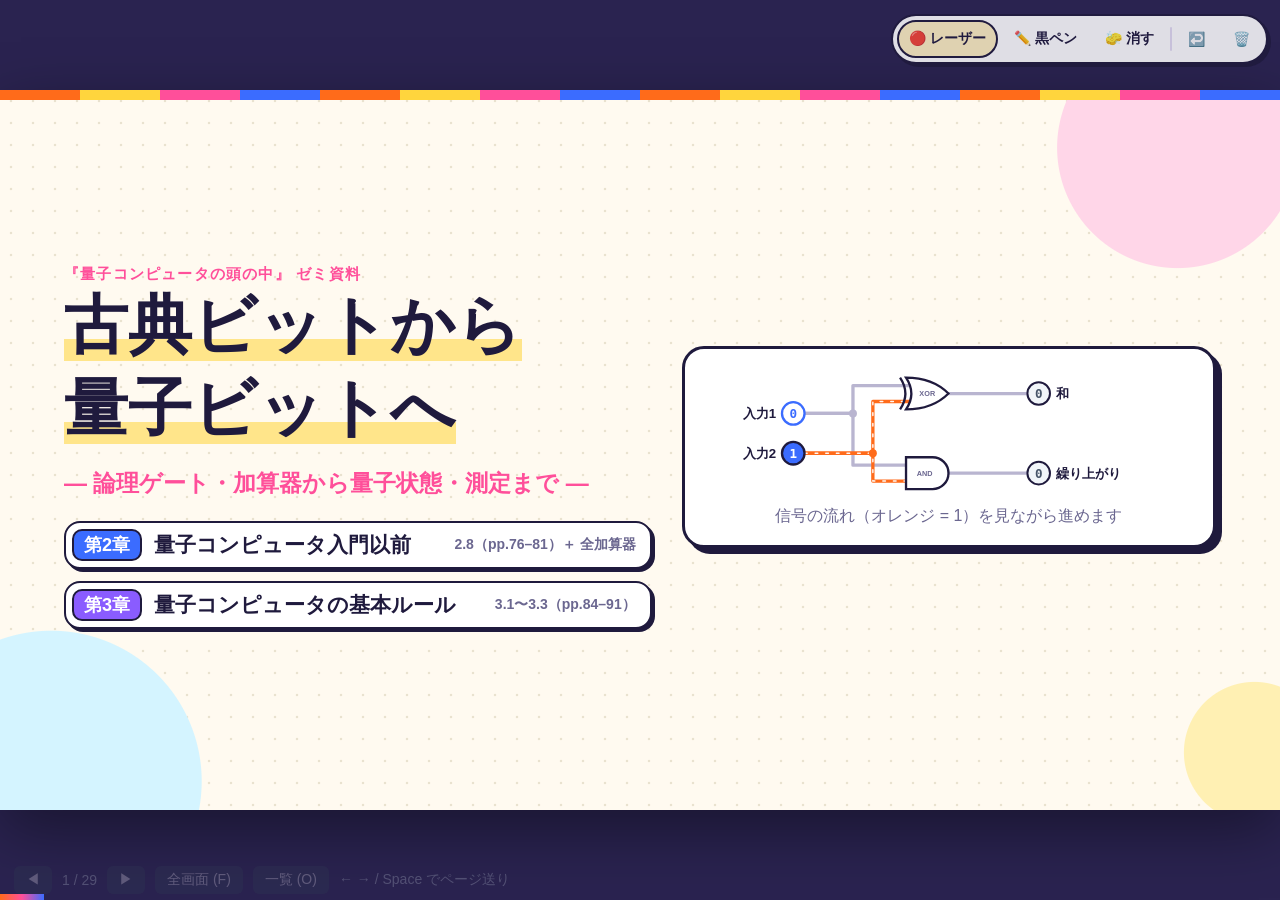
<file: index.html>
<!DOCTYPE html>
<html lang="ja">
<head>
<meta charset="utf-8">
<meta name="viewport" content="width=device-width, initial-scale=1">
<title>古典ビットから量子ビットへ ― 論理ゲート・加算器から量子状態・測定まで</title>
<style>
:root{
  --ink:#1f1a3d; --muted:#6b6790; --line:#1f1a3d; --bg:#fffaf0;
  --accent:#ff6b1a; --accent-d:#e04e00; --accent-l:#fff1c2;
  --blue:#3b6cff; --blue-l:#dfe8ff; --green:#14a35a;
  --off:#b9b5d0; --pink:#ff4f9a; --yellow:#ffd53d; --purple:#8a5cff;
  --hard:4px 4px 0 var(--ink);
}
*{box-sizing:border-box}
html{-webkit-text-size-adjust:100%;text-size-adjust:100%}
html,body{margin:0;height:100%;background:#1e293b;overflow:hidden;
  font-family:"Hiragino Kaku Gothic ProN","Hiragino Sans","Noto Sans JP","Yu Gothic UI","Yu Gothic",Meiryo,sans-serif;color:var(--ink)}
#viewport{position:fixed;inset:0}
#stage{position:absolute;left:50%;top:50%;width:1280px;height:720px;transform-origin:center center;
  background:var(--bg);box-shadow:0 20px 60px rgba(0,0,0,.4);overflow:hidden}

/* ---------- slides ---------- */
.slide{position:absolute;inset:0;padding:44px 64px 50px;opacity:0;pointer-events:none;
  transform:translateX(60px);transition:opacity .55s ease,transform .55s ease;display:flex;flex-direction:column}
.slide.past{transform:translateX(-60px)}
.slide.active{opacity:1;transform:none;pointer-events:auto}
.slide::before{content:"";position:absolute;left:0;top:0;right:0;height:6px;
  background:linear-gradient(90deg,var(--accent),#facc15 50%,var(--blue))}
.chap{font-size:15px;color:var(--muted);letter-spacing:.05em}
h2{font-size:38px;margin:6px 0 22px;padding-left:16px;border-left:10px solid var(--accent);line-height:1.25}
h2 small{font-size:22px;color:var(--muted);font-weight:500;margin-left:12px}
.pageno{position:absolute;right:30px;bottom:16px;font-size:14px;color:var(--muted)}
.body{flex:1;min-height:0}
p,li{font-size:23px;line-height:1.6}
ul{margin:0;padding-left:1.2em}
li{margin:6px 0}
b.k{color:var(--accent-d)}
b.kb{color:var(--blue)}
.muted{color:var(--muted)}
.cols{display:grid;grid-template-columns:1.25fr 1fr;gap:30px;align-items:center;height:100%}
.cols.even{grid-template-columns:1fr 1fr}
.cols.wide{grid-template-columns:1.7fr 1fr}
.card{background:#fff;border-radius:18px;box-shadow:0 6px 24px rgba(15,23,42,.08);padding:18px 22px}
.point{background:var(--accent-l);border-left:7px solid var(--accent);padding:12px 18px;border-radius:10px;font-size:22px;line-height:1.55;margin-top:14px}
.point.blue{background:var(--blue-l);border-left-color:var(--blue)}
.hint{font-size:16px;color:var(--muted);margin-top:6px}
.formula{font-family:"Cambria Math","STIX Two Math","Times New Roman",serif;font-size:30px;background:#fff;border-radius:12px;
  padding:10px 20px;display:inline-block;box-shadow:0 3px 12px rgba(15,23,42,.08)}
sub{font-size:.65em}
.center{display:flex;justify-content:center;align-items:center}
.btns{display:flex;gap:10px;flex-wrap:wrap;margin-top:10px}
button.b{font:inherit;font-size:16px;padding:7px 16px;border-radius:999px;border:2px solid var(--blue);background:#fff;color:var(--blue);cursor:pointer;font-weight:700}
button.b:hover{background:var(--blue-l)}
button.b.playing{background:var(--blue);color:#fff}

/* fragments & entrance animations */
.frag{opacity:0;transform:translateY(18px);transition:opacity .45s ease,transform .45s ease}
.frag.vis{opacity:1;transform:none}
.slide.active .pop{animation:pop .6s cubic-bezier(.2,.8,.3,1.2) both;animation-delay:var(--d,0s)}
@keyframes pop{from{opacity:0;transform:translateY(24px) scale(.96)}to{opacity:1;transform:none}}

/* ---------- truth tables ---------- */
.ttcap{text-align:center;font-size:18px;font-weight:800;color:#334155;margin:0 0 6px}
.bitex{display:flex;gap:10px;margin:6px 0 4px;flex-wrap:wrap}
.bitex span{background:#fff;border-radius:10px;padding:4px 12px;font-size:18px;box-shadow:0 2px 8px rgba(15,23,42,.08)}
.bitex small{display:block;font-size:12px;color:var(--muted)}
.bitex b{color:var(--accent-d);font-family:Consolas,Menlo,monospace}
.quote{display:block;background:#fff;border-left:6px solid var(--blue);border-radius:8px;padding:6px 14px;box-shadow:0 2px 8px rgba(15,23,42,.08)}
.quote small{display:block;text-align:right;font-size:15px;color:var(--muted)}
.mapline{text-align:center;font-size:20px;margin-top:4px;font-family:Consolas,Menlo,monospace}
.mapline b{color:var(--blue);font-size:24px}
.mapline b.o{color:var(--accent-d)}
table.tt{border-collapse:collapse;font-size:22px;text-align:center;background:#fff;border-radius:12px;overflow:hidden;
  box-shadow:0 4px 16px rgba(15,23,42,.08);margin:0 auto}
table.tt th,table.tt td{padding:6px 16px;border:1px solid var(--line)}
table.tt th{background:#e2e8f0;font-size:18px;white-space:nowrap}
table.tt th.out{background:#fde7d3}
table.tt td.calc{font-family:Consolas,Menlo,monospace;color:var(--muted);font-size:19px}
table.tt td.out.one{color:var(--accent-d);font-weight:800}
table.tt tbody tr{cursor:pointer;transition:background .2s}
table.tt tbody tr:hover td{background:#f8fafc}
table.tt tbody tr.cur td{box-shadow:inset 0 0 0 999px rgba(250,204,21,.38)}
table.tt.small{font-size:18px}
.point.logic{display:flex;align-items:center;gap:14px}
.venn{width:112px;flex:none}
table.tt.small th,table.tt.small td{padding:3px 12px}
table.tt.small th{font-size:15px}
table.tt td{transition:background .3s,color .3s}
.slide.show-s table.tt td.s1{background:var(--blue-l);color:var(--blue);font-weight:800}
.slide.show-c table.tt td.c1{background:#fed7aa;color:var(--accent-d);font-weight:800}

/* ---------- circuits (SVG) ---------- */
svg.circ{width:100%;height:auto;display:block;user-select:none}
.wire{fill:none;stroke:var(--off);stroke-width:4;stroke-linejoin:round;stroke-linecap:round;transition:stroke .25s}
.wire.on{stroke:var(--accent)}
.flow{fill:none;stroke:#fff;stroke-width:2.2;stroke-dasharray:4 12;stroke-linecap:round;opacity:0;transition:opacity .25s}
.flow.on{opacity:.95;animation:flow .55s linear infinite}
@keyframes flow{from{stroke-dashoffset:16}to{stroke-dashoffset:0}}
.dot{fill:var(--off);transition:fill .25s}
.dot.on{fill:var(--accent)}
.gate path,.gate circle{fill:#fff;stroke:#1e293b;stroke-width:3;transition:fill .3s,stroke .3s}
.gate path.xorback{fill:none}
.gate.on path:not(.xorback),.gate.on circle{fill:var(--accent-l);stroke:var(--accent-d)}
.gate.on path.xorback{stroke:var(--accent-d)}
.gate.on{filter:drop-shadow(0 0 6px rgba(249,115,22,.55))}
.glabel{font-size:11px;fill:var(--muted);text-anchor:middle;font-weight:700;pointer-events:none}
.inp{cursor:pointer}
.inp circle{fill:#fff;stroke:var(--blue);stroke-width:3;transition:fill .2s}
.inp:hover circle{fill:var(--blue-l)}
.inp.on circle{fill:var(--blue);stroke:var(--blue)}
.inp .val{fill:var(--blue)}
.inp.on .val{fill:#fff}
.val{font-size:19px;font-weight:800;text-anchor:middle;pointer-events:none;font-family:Consolas,Menlo,monospace}
.lbl{font-size:20px;font-weight:700;fill:var(--ink)}
.lamp circle{fill:#f1f5f9;stroke:#475569;stroke-width:3;transition:fill .3s,stroke .3s}
.lamp .val{fill:#475569}
.lamp.on circle{fill:#facc15;stroke:var(--accent-d);filter:drop-shadow(0 0 10px rgba(250,204,21,.9))}
.lamp.on .val{fill:#7c2d12}
.probe{font-size:15px;font-weight:700;fill:var(--muted);font-family:Consolas,Menlo,monospace;transition:fill .3s}
.probe.on{fill:var(--accent-d)}
.habox{fill:rgba(37,99,235,.05);stroke:var(--blue);stroke-width:2;stroke-dasharray:7 6}
.halbl{font-size:15px;font-weight:700;fill:var(--blue)}

/* ripple adder */
.fa rect{fill:#fff;stroke:#1e293b;stroke-width:3;transition:fill .3s,stroke .3s}
.fa.active rect{fill:#fef3c7;stroke:var(--accent);filter:drop-shadow(0 0 12px rgba(249,115,22,.7))}
.fa.done rect{fill:#f8fafc}
.fa .t1{font-size:22px;font-weight:800;text-anchor:middle}
.fa .t2{font-size:18px;text-anchor:middle;fill:var(--muted);font-family:Consolas,Menlo,monospace}
.fa .t3{font-size:20px;text-anchor:middle;fill:var(--accent-d);font-weight:800;font-family:Consolas,Menlo,monospace}
.wait .val{fill:#94a3b8}
.wire.wait{stroke:#cbd5e1;stroke-dasharray:6 6}
.readout{font-size:26px;text-align:center;margin-top:6px;font-family:Consolas,Menlo,monospace}
.readout .eq{color:var(--accent-d);font-weight:800}

/* column addition */
.ca-grid{display:grid;grid-template-columns:110px repeat(5,72px);gap:6px 6px;justify-content:center;font-family:Consolas,Menlo,monospace}
.ca-grid div{height:64px;display:flex;align-items:center;justify-content:center;font-size:40px;font-weight:700;border-radius:10px;transition:background .3s}
.ca-grid .rl{font-size:18px;font-family:inherit;color:var(--muted);justify-content:flex-end;padding-right:10px;font-weight:700}
.ca-grid .carry{font-size:26px;color:var(--accent);height:44px}
.ca-grid .carry span,.ca-grid .sum span{opacity:0;transform:translateY(-20px);transition:all .5s cubic-bezier(.2,.8,.3,1.3)}
.ca-grid .carry.show span,.ca-grid .sum.show span{opacity:1;transform:none}
.ca-grid .sum{color:var(--blue)}
.ca-grid .hl{background:#fef3c7}
.ca-grid .bar{grid-column:1/-1;height:4px;background:var(--ink);border-radius:2px}
.ca-msg{min-height:80px;font-size:23px;margin-top:16px;line-height:1.5;text-align:center}

/* bars */
.barrow{display:grid;grid-template-columns:190px 1fr;align-items:center;gap:10px;margin:8px 0;font-size:18px}
.bar-bg{background:#e2e8f0;border-radius:8px;height:30px;overflow:hidden}
.bar-fill{height:100%;width:0;border-radius:8px;transition:width 1.2s cubic-bezier(.2,.8,.3,1);display:flex;align-items:center;justify-content:flex-end;padding-right:10px;color:#fff;font-weight:800}
.slide.active .bar-fill{width:var(--w)}
.bar-fill.o{background:var(--off)}
.bar-fill.a{background:var(--accent)}

/* bit tiles */
.tiles{display:flex;gap:14px;justify-content:center;margin:6px 0 16px}
.tile{background:#fff;border-radius:14px;padding:10px 18px;font-family:Consolas,Menlo,monospace;font-size:28px;box-shadow:0 4px 14px rgba(15,23,42,.08);text-align:center}
.tile b{color:var(--accent-d)}
.tile small{display:block;font-size:14px;color:var(--muted);font-family:inherit}
.chips{display:inline-flex;gap:6px;vertical-align:middle}
.chip{display:inline-block;width:34px;text-align:center;border-radius:6px;background:#fff;font-family:Consolas,monospace;font-weight:800;border:2px solid var(--line)}
.chip.ng{border-color:#dc2626;color:#dc2626;background:#fee2e2}
.chip.ok{border-color:var(--green);color:var(--green)}

/* title */
.title-wrap{display:grid;grid-template-columns:1.1fr 1fr;gap:30px;align-items:center;height:100%}
.title-wrap h1{font-size:54px;line-height:1.25;margin:0 0 14px}
.title-wrap .sub{font-size:30px;color:var(--accent-d);font-weight:700;margin-bottom:34px}
.title-wrap .meta{font-size:20px;color:var(--muted);line-height:1.8}
.agenda li{font-size:27px;margin:16px 0;list-style:none;display:flex;align-items:center;gap:16px}
.agenda .num{width:46px;height:46px;border-radius:50%;background:var(--ink);color:#fff;display:flex;align-items:center;justify-content:center;font-weight:800;flex:none}
.agenda .new{background:var(--accent)}
.tag{font-size:15px;background:var(--accent);color:#fff;border-radius:999px;padding:2px 12px;font-weight:700}
details{background:#fff;border-radius:12px;padding:10px 18px;margin:10px 0;box-shadow:0 3px 12px rgba(15,23,42,.06);font-size:22px}
details summary{cursor:pointer;font-weight:700}
details[open] summary{color:var(--accent-d)}
details div{margin-top:8px;line-height:1.6;color:#334155}

/* ---------- UI ---------- */
#ui{position:fixed;left:0;right:0;bottom:0;height:40px;display:flex;align-items:center;gap:10px;padding:0 14px;
  color:#cbd5e1;font-size:14px;opacity:.25;transition:opacity .3s;z-index:10}
#ui:hover{opacity:1}
#ui button{background:#334155;color:#fff;border:0;border-radius:6px;padding:5px 12px;cursor:pointer;font:inherit}
#progress{position:fixed;left:0;bottom:0;height:4px;background:var(--accent);transition:width .4s;z-index:11}

/* ---------- 一覧モード ---------- */
#ovHead{display:none}
body.overview{overflow:auto}
body.overview #viewport{position:static;padding:64px 24px 60px}
body.overview #ovHead{display:flex;position:fixed;left:0;right:0;top:0;height:52px;align-items:center;gap:16px;padding:0 24px;
  background:#0f172a;color:#e2e8f0;font-size:16px;z-index:12}
body.overview #ovHead b{font-size:18px}
body.overview #ovHead b,body.overview #ovHead button{white-space:nowrap}
@media (max-width:900px){body.overview #ovHead span{display:none}}
body.overview #ovHead button{background:var(--accent);color:#fff;border:0;border-radius:6px;padding:6px 14px;cursor:pointer;font:inherit;font-weight:700;margin-left:auto}
body.overview #stage{position:static;transform:none!important;width:auto;height:auto;overflow:visible;background:none;box-shadow:none;
  display:grid;grid-template-columns:repeat(var(--cols,4),var(--ow,256px));gap:22px}
/* 縮小は zoom ではなく transform で行う（iPad の Safari は zoom の扱いが異なり、中身の位置がずれるため）。
   transform は並べるときの大きさに影響しないので、負の余白で縮小後の大きさ（--ow × --oh）に合わせる */
body.overview .slide{position:relative;inset:auto;width:1280px;height:720px;opacity:1;pointer-events:auto;
  transform:scale(var(--z,.2));transform-origin:0 0;margin:0 calc(var(--ow,256px) - 1280px) calc(var(--oh,144px) - 720px) 0;
  cursor:pointer;background:var(--bg);border-radius:14px;box-shadow:0 10px 30px rgba(0,0,0,.35);outline:0 solid var(--accent);transition:outline-width .15s}
body.overview .slide *{pointer-events:none}
body.overview .slide:hover{outline-width:14px}
body.overview .slide.current{outline-width:22px}
body.overview .frag{opacity:1;transform:none}
body.overview .bar-fill{width:var(--w);transition:none}
body.overview .slide{overflow:hidden}
/* 一覧ではページ番号を右下の札にして、中身と重なっても読めるようにする */
body.overview .slide .pageno{font-size:40px;font-weight:900;color:#fff;background:var(--ink);border-radius:16px;padding:2px 20px;bottom:14px;right:14px;z-index:6}
body.overview #ui,body.overview #progress{display:none}

/* ---------- ポップ調デザイン（太枠・ずらし影・弾むアニメ） ---------- */
html,body{background:#2a2350}
#stage{background:
  radial-gradient(circle at 92% 8%,#ffd6e8 0 120px,transparent 121px),
  radial-gradient(circle at 4% 96%,#d4f4ff 0 150px,transparent 151px),
  radial-gradient(circle at 98% 92%,#fff0b3 0 70px,transparent 71px),
  radial-gradient(#e9e2cf 1.4px,transparent 1.6px) 0 0/22px 22px,
  var(--bg)}
.slide{transition:opacity .45s ease,transform .6s cubic-bezier(.3,1.5,.5,1)}
.slide::before{height:10px;background:repeating-linear-gradient(90deg,var(--accent) 0 80px,var(--yellow) 80px 160px,var(--pink) 160px 240px,var(--blue) 240px 320px)}
.chap{font-weight:700;color:var(--pink);letter-spacing:.08em}
h2{border-left:none;padding-left:54px;position:relative}
h2::before{content:"";position:absolute;left:0;top:50%;width:34px;height:34px;margin-top:-17px;border-radius:10px;
  background:linear-gradient(135deg,var(--yellow),var(--accent) 55%,var(--pink));border:3px solid var(--ink);transform:rotate(-12deg);box-shadow:3px 3px 0 var(--ink)}
.slide.active h2::before{animation:wiggle 1s cubic-bezier(.3,1.6,.5,1) both}
@keyframes wiggle{from{transform:rotate(-120deg) scale(.3)}to{transform:rotate(-12deg)}}
h2 small{white-space:nowrap;background:var(--accent-l);color:var(--ink);border:2px solid var(--ink);border-radius:999px;padding:2px 14px;font-size:18px;font-weight:700;vertical-align:middle}
b.k{color:var(--accent-d);background:linear-gradient(transparent 62%,#ffe58a 62%)}
b.kb{color:var(--blue);background:linear-gradient(transparent 62%,#cfe0ff 62%)}
.card{border:3px solid var(--ink);border-radius:22px;box-shadow:6px 6px 0 var(--ink)}
.point{border:2.5px solid var(--ink);border-left:10px solid var(--accent);border-radius:16px;box-shadow:var(--hard)}
.point.blue{border-left-color:var(--blue)}
.formula{border:2.5px solid var(--ink);box-shadow:var(--hard)}
button.b{border:2.5px solid var(--ink);background:var(--yellow);color:var(--ink);box-shadow:3px 3px 0 var(--ink);transition:transform .1s,box-shadow .1s}
button.b:hover{background:#ffe06b;transform:translate(-1px,-1px);box-shadow:4px 4px 0 var(--ink)}
button.b:active{transform:translate(2px,2px);box-shadow:1px 1px 0 var(--ink)}
button.b.playing{background:var(--pink);color:#fff}
.slide.active .pop{animation:pop .7s cubic-bezier(.3,1.6,.5,1) both;animation-delay:var(--d,0s)}
@keyframes pop{from{opacity:0;transform:translateY(30px) scale(.85) rotate(-2deg)}to{opacity:1;transform:none}}
.frag{transform:translateY(18px) scale(.95);transition:opacity .4s ease,transform .5s cubic-bezier(.3,1.6,.5,1)}

.bitex span,.quote,.tile,details{border:2.5px solid var(--ink);box-shadow:3px 3px 0 var(--ink)}
table.tt{border:3px solid var(--ink);box-shadow:5px 5px 0 var(--ink);border-collapse:separate;border-spacing:0}
table.tt th,table.tt td{border:0;border-right:1.5px solid #d9d4ea;border-bottom:1.5px solid #d9d4ea}
table.tt th{background:#ece6ff;border-bottom:2.5px solid var(--ink)}
table.tt th.out{background:#ffe1c7}
table.tt tbody tr.cur td{box-shadow:inset 0 0 0 999px rgba(255,213,61,.55)}

.wire{stroke-width:5}
.gate path,.gate circle{stroke:var(--ink);stroke-width:3.5}
.gate.on path:not(.xorback),.gate.on circle{fill:#ffe1c7;stroke:var(--ink)}
.gate.on path.xorback{stroke:var(--ink)}
.gate.on{filter:drop-shadow(3px 3px 0 var(--accent))}
.inp circle{stroke-width:3.5}
.inp.on circle{stroke:var(--ink)}
.lamp circle{stroke:var(--ink)}
.lamp.on circle{fill:var(--yellow);stroke:var(--ink);filter:drop-shadow(0 0 12px rgba(255,213,61,.95))}
.fa rect{stroke:var(--ink);rx:16}
.fa.active rect{fill:#fff1c2;stroke:var(--ink);filter:drop-shadow(4px 4px 0 var(--accent))}
.ca-grid .hl{background:#fff1c2;border:2px dashed var(--accent)}
.bar-bg{background:#ece6ff;border:2px solid var(--ink)}
.bar-fill.a{background:linear-gradient(90deg,var(--accent),var(--pink))}

.title-wrap h1{font-size:64px;background:linear-gradient(transparent 70%,#ffe58a 70%) no-repeat;display:inline;line-height:1.3;-webkit-box-decoration-break:clone;box-decoration-break:clone}
.title-wrap .sub{color:var(--pink);margin-top:18px;margin-bottom:22px;font-size:23px;white-space:nowrap}
.tchaps{display:flex;flex-direction:column;gap:12px}
.tchap{display:flex;align-items:center;gap:12px;background:#fff;border:2.5px solid var(--ink);border-radius:16px;box-shadow:3px 3px 0 var(--ink);padding:6px 14px 6px 6px}
.tchap .tno{background:var(--c);color:#fff;font-weight:900;border:2px solid var(--ink);border-radius:10px;padding:2px 10px;font-size:18px;flex:none}
.tchap .tname{font-weight:900;font-size:21px}
.tchap .tsec{margin-left:auto;font-size:14px;color:var(--muted);font-weight:700;white-space:nowrap}
.agenda .num{border:3px solid var(--ink);box-shadow:3px 3px 0 var(--ink);background:var(--blue)}
.agenda li:nth-child(3) .num{background:var(--pink)}
.agenda li:nth-child(4) .num{background:var(--green)}
.agenda li:nth-child(6) .num{background:var(--purple)}
.agenda li:nth-child(7) .num{background:var(--accent)}
.agenda .new{background:var(--accent)}
.tag{background:var(--pink);border:2px solid var(--ink);white-space:nowrap;flex:none}

/* 量子ビット（第4章）の数式・図 */
.math,.vec,.frac{font-family:"Cambria Math","STIX Two Math","Times New Roman",serif}
.eq{display:flex;align-items:center;justify-content:center;gap:8px;font-size:26px;flex-wrap:wrap}
.eq.inline{display:inline-flex;font-size:inherit;vertical-align:middle;gap:5px}
.vec{display:inline-grid;text-align:center;padding:1px 10px;border-left:3px solid currentColor;border-right:3px solid currentColor;border-radius:14px;line-height:1.25}
.vec.row{grid-auto-flow:column;column-gap:14px}
.eq.inline .vec{line-height:1.05;padding:0 7px;border-width:2px;border-radius:10px;font-size:.85em}
.frac{display:inline-grid;text-align:center;line-height:1.1;font-size:.85em;vertical-align:middle}
.frac>span:first-child{border-bottom:2px solid currentColor;padding:0 2px}
.brace{font-size:2.3em;font-weight:200;line-height:1;transform:scaleX(.7)}
.bar{width:2px;align-self:stretch;background:currentColor;margin:6px 2px}
.defbox{position:relative;background:#fff;border:3px solid var(--ink);border-radius:16px;box-shadow:var(--hard);padding:16px 18px 12px;margin-top:18px;font-size:20px;line-height:1.7}
.defbox::before{content:"定義";position:absolute;left:14px;top:-16px;background:var(--ink);color:#fff;font-weight:800;font-size:15px;border-radius:999px;padding:2px 14px}
.qrow{display:flex;align-items:center;gap:16px}
.qlab{width:110px;flex:none;font-weight:800;font-size:19px}
.qcells{display:flex;gap:26px;align-items:center}
.qbit{width:56px;height:56px;border:3px solid var(--ink);border-radius:12px;display:flex;align-items:center;justify-content:center;font-size:30px;font-weight:800;font-family:Consolas,Menlo,monospace;box-shadow:3px 3px 0 var(--ink);background:#fff}
.qarrow{margin:14px 0 14px 126px;color:var(--muted);font-weight:700}
.qverdict{margin-top:12px;text-align:center;font-size:24px;font-weight:900;padding:6px;border-radius:12px;border:2.5px solid var(--ink)}
.qverdict.ok{background:#d9f7e6;color:var(--green)}
.qverdict.ng{background:#ffe0e6;color:#d61f45}

/* 目次の教科書の章見出し */
.agenda li.agroup{font-size:17px;font-weight:900;color:var(--pink);letter-spacing:.06em;margin:14px 0 -4px;border-bottom:2.5px dashed #e3dcf2;padding-bottom:4px}
.agenda li.agroup:first-child{margin-top:0}

/* 教科書の章の扉（本の章扉風） */
.partdoor .pd-wrap{position:relative;height:100%;display:flex;flex-direction:column;align-items:center;justify-content:center;text-align:center;padding-bottom:40px}
.pd-src{font-size:18px;font-weight:700;color:var(--muted);letter-spacing:.08em}
.pd-no{margin-top:14px;font-size:30px;font-weight:900;color:#fff;background:var(--c);border:3px solid var(--ink);border-radius:999px;padding:4px 26px;box-shadow:4px 4px 0 var(--ink);letter-spacing:.12em}
.pd-title{font-size:68px;line-height:1.25;margin:22px 0 26px;background:linear-gradient(transparent 70%,#ffe58a 70%);display:inline;-webkit-box-decoration-break:clone;box-decoration-break:clone}
.pd-secs{display:flex;flex-direction:column;align-items:center;gap:10px;margin-top:22px}
.pd-secs span{background:#fff;border:2.5px solid var(--ink);border-radius:999px;padding:4px 18px;font-size:19px;font-weight:700;box-shadow:3px 3px 0 var(--ink)}
.pd-secs span.add{background:var(--accent-l)}
.pd-bg{position:absolute;left:0;right:0;bottom:4px;display:flex;justify-content:center;color:var(--c);opacity:.13;font-size:84px;pointer-events:none}
.pd-bg .eq{font-size:50px;gap:14px}
.pd-bg .vec{border-width:5px;border-radius:40px;padding:4px 26px;line-height:1.15}

/* 量子状態をつくってみる（ベクトルの足し算） */
.qbuild{display:grid;grid-template-columns:1fr 200px;gap:10px;align-items:center}
.qbuild svg{width:100%;height:auto;display:block;user-select:none}
.qb-side{display:flex;flex-direction:column;gap:10px}
.qb-side button.b{width:100%}
.qslider{display:grid;grid-template-columns:22px 1fr 52px;align-items:center;gap:6px;font-weight:800}
.qslider .qs-name{font-family:"Cambria Math","Times New Roman",serif;font-size:24px;font-style:italic}
.qslider .qs-name.la{color:#e04e00}
.qslider .qs-name.lb{color:var(--blue)}
.qslider .qs-val{font-family:Consolas,Menlo,monospace;font-size:17px;text-align:right}
.qslider input{width:100%;accent-color:var(--ink);height:28px;touch-action:none}
.qb-eq{font-size:22px;margin-top:4px}
.qb-eq .na{color:#e04e00;font-weight:700}
.qb-eq .nb{color:var(--blue);font-weight:700}
.qb-row{display:flex;align-items:center;justify-content:center;gap:14px;margin-top:6px}
.qb-sum{font-size:21px}
.qb-row .qverdict{margin-top:0;font-size:17px;padding:3px 10px;white-space:nowrap;flex:none;width:200px;box-sizing:border-box}
.qb-row .pgauge{flex:1;margin:0 0 14px}
/* 確率のゲージ：太枠の箱がちょうど「確率 1」。足りない分は灰色の斜線、はみ出した分は赤の斜線 */
.pgauge{position:relative;height:28px}
.pg-box{position:absolute;left:0;top:0;bottom:0;width:60%;border:3px solid var(--ink);border-radius:8px;box-shadow:3px 3px 0 var(--ink);background:#fff;z-index:0}
.pg-seg,.pg-gap,.pg-over{position:absolute;top:3px;bottom:3px;z-index:1;transition:left .3s,width .3s}
.pg-seg.a{background:var(--accent);border-radius:5px 0 0 5px}
.pg-seg.b{background:var(--blue)}
.pg-gap{background:repeating-linear-gradient(45deg,#cfc7e6 0 5px,transparent 5px 10px)}
.pg-over{top:0;bottom:0;background:repeating-linear-gradient(45deg,rgba(214,31,69,.75) 0 5px,rgba(214,31,69,.15) 5px 10px);
  border:2.5px dashed #d61f45;border-left:0;border-radius:0 8px 8px 0;z-index:2}
.pg-tick{position:absolute;top:100%;margin-top:3px;transform:translateX(-50%);font:800 13px Consolas,Menlo,monospace;color:var(--ink)}
.pgauge.instant .pg-seg,.pgauge.instant .pg-gap,.pgauge.instant .pg-over{transition:none}
.qb-sum{font-size:18px;font-weight:700}

/* XOR ＝ 2進数の足し算の 1 桁目 */
.b1row{display:flex;gap:10px;margin-top:8px}
.b1c{flex:1;background:#fff;border:2px solid var(--ink);border-radius:10px;padding:4px 6px;text-align:center;font-family:Consolas,Menlo,monospace;font-size:17px;white-space:nowrap}
.b1e{color:var(--muted);margin-right:4px}
.b1r{font-weight:900;font-size:20px;letter-spacing:2px}
.b1hi{color:#b9b5d0}
.b1lo{color:#fff;background:var(--accent);border-radius:5px;padding:0 4px}
.b1leg{margin-top:6px;font-size:14px;color:var(--muted);font-weight:700}
.b1leg .b1lo,.b1leg .b1hi{background:none;padding:0}
.b1leg .b1lo{color:var(--accent)}

/* 測定（3.3） */
.mworld{display:flex;align-items:center;gap:12px}
.mw-lab{width:128px;flex:none;font-weight:900;font-size:15px;text-align:center;line-height:1.3;white-space:nowrap}
.mw-box{flex:1;display:flex;align-items:center;justify-content:space-around;border:2.5px solid var(--ink);border-radius:14px;min-height:74px;padding:8px;background:#f1ecff}
.mw-box.mw-q{flex-direction:column;gap:4px;padding:6px 8px}
.mw-state{font-size:20px}
.mw-kets{display:flex;justify-content:space-around;width:100%}
.mworld.c .mw-box{background:#fff8e6;justify-content:center;gap:22px}
.mket{display:inline-flex;align-items:center;justify-content:center;width:76px;height:50px;border:2.5px solid var(--ink);border-radius:50%;
  font-family:"Cambria Math","Times New Roman",serif;font-size:24px;background:#fff;flex:none}
.mworld.q .mket{background:#e3d9ff;animation:mwob 1.6s ease-in-out infinite}
.mworld.q .m1{animation-delay:.8s}
@keyframes mwob{50%{transform:scale(1.08);box-shadow:0 0 14px rgba(138,92,255,.6)}}
.mres.r0{background:var(--accent);color:#fff}
.mres.r1{background:var(--blue);color:#fff}
.mres.hit{animation:mhit .5s cubic-bezier(.3,1.6,.5,1)}
@keyframes mhit{from{transform:scale(.3)}to{transform:none}}
.mw-note{font-size:14px;color:var(--muted);font-weight:700;line-height:1.4}
.mdrop{display:flex;align-items:center;justify-content:center;gap:10px;margin:8px 0;border-top:2.5px dashed #b9b5d0;padding-top:6px}
.marrow{font-size:24px}
.marrow.go{animation:mgo .45s ease}
@keyframes mgo{from{transform:translateY(-16px);opacity:.2}}
.mtag{border:2px solid var(--ink);border-radius:8px;padding:0 10px;font-weight:900;background:#fff}
.mhist{display:flex;flex-wrap:wrap;gap:4px;justify-content:center;min-height:28px;margin-top:8px}
.mhist span{font-family:"Cambria Math","Times New Roman",serif;font-size:15px;border-radius:8px;padding:1px 7px;color:#fff;font-weight:700}
.mhist .h0{background:var(--accent)}
.mhist .h1{background:var(--blue)}

/* ブロッホ球 */
.bpresets{display:grid;grid-template-columns:repeat(3,1fr);gap:5px}
.bpresets button{font:700 16px "Cambria Math","Times New Roman",serif;color:var(--ink);background:#fff;border:2px solid var(--ink);border-radius:10px;
  padding:3px 0;cursor:pointer;box-shadow:2px 2px 0 var(--ink)}
.bpresets button:hover{background:var(--accent-l)}
.bformula{font-size:19px;margin-top:2px;min-height:34px}

/* 復習問題：カードをクリックすると答えが出る */
.quiz{display:grid;grid-template-columns:repeat(2,minmax(0,1fr));grid-auto-rows:1fr;gap:12px 16px;align-content:center}
.qz{display:flex;flex-direction:column;background:#fff;border:2.5px solid var(--ink);border-radius:16px;box-shadow:4px 4px 0 var(--ink);padding:10px 14px;cursor:pointer;transition:transform .12s,box-shadow .12s}
.qz:hover{transform:translate(-1px,-1px);box-shadow:5px 5px 0 var(--ink)}
.qz-q{display:flex;gap:10px;align-items:flex-start;font-size:17px;line-height:1.5;font-weight:600}
.qz-no{flex:none;background:var(--blue);color:#fff;font-weight:900;font-size:14px;border:2px solid var(--ink);border-radius:999px;padding:1px 9px;margin-top:2px}
.qz-a{margin-top:auto;padding-top:8px;min-height:40px;display:flex;align-items:center;border-top:2px dashed #e3dcf2;font-size:17px;line-height:1.5}
.qz-hide{color:var(--muted);font-weight:800;font-size:15px}
.qz-ans{display:none;color:#1f1a3d}
.qz.open{background:#fffaf0}
.qz.open .qz-no{background:var(--green)}
.qz.open .qz-hide{display:none}
.qz.open .qz-ans{display:inline;animation:qzIn .4s cubic-bezier(.3,1.6,.5,1)}
@keyframes qzIn{from{opacity:0;transform:translateY(6px) scale(.96)}to{opacity:1;transform:none}}
.quiz.q2{grid-template-columns:repeat(6,minmax(0,1fr));grid-auto-rows:auto}
.quiz.q2 .qz{grid-column:span 2}
.quiz.q2 .qz.dia{grid-column:span 3}
.quiz.q2 .qz.wide .qzc{max-height:200px}
.quiz.q2 .qz-q{font-size:16px}
.quiz.q2 .qz-a{font-size:15.5px;min-height:34px}
.qz-q > span:last-child{min-width:0;flex:1}
.qzc{display:block;width:100%;max-height:170px;margin:6px auto 0;font-family:"Hiragino Kaku Gothic ProN","Hiragino Sans","Noto Sans JP",Meiryo,sans-serif}
.qzc .qg{fill:#f1ecff;stroke:#1f1a3d;stroke-width:2.5;stroke-dasharray:6 4}
.qzc .g-q{font-size:26px;font-weight:900;fill:#8a5cff}
.qzc .g-ans{display:none;font-weight:900;fill:#1f1a3d}
.qz.open .qzc .qg{fill:#fff1c2;stroke-dasharray:none}
.qz.open .qzc .g-q{display:none}
.qz.open .qzc .g-ans{display:inline}
.quiz.q3{grid-auto-rows:auto}
.quiz.q3 .qz{min-height:118px}
.quiz.q3 .qz:last-child{grid-column:span 2}
.qzc.qzbloch{max-height:145px}
.qgb{cursor:pointer}
.qgb:hover .qg{fill:#e6dcff}
.qgb.shown .qg{fill:#fff1c2;stroke-dasharray:none}
.qgb.shown .g-q{display:none}
.qgb.shown .g-ans{display:inline;animation:qzIn .35s cubic-bezier(.3,1.6,.5,1)}
h2 .qz-all{font-size:14px;padding:4px 14px;margin-left:16px;vertical-align:middle}

/* 章の扉スライド */
.door-wrap{position:relative;display:grid;grid-template-columns:auto 1fr;gap:64px;align-items:center;height:100%;padding:0 40px}
.door-num{width:210px;height:210px;border-radius:46px;background:var(--c);color:#fff;border:5px solid var(--ink);box-shadow:10px 10px 0 var(--ink);
  display:flex;align-items:center;justify-content:center;font-size:140px;font-weight:900;font-family:Consolas,Menlo,monospace;transform:rotate(-6deg)}
.slide.active .door-num{animation:doorIn .9s cubic-bezier(.3,1.6,.5,1) both}
@keyframes doorIn{from{opacity:0;transform:rotate(-120deg) scale(.3)}to{opacity:1;transform:rotate(-6deg)}}
.door-label{font-size:22px;font-weight:900;letter-spacing:.14em;color:var(--c)}
.door-label .door-book{display:block;font-size:16px;letter-spacing:.04em;color:var(--muted);margin-bottom:2px}
.door-label .tag{font-size:15px;letter-spacing:0;vertical-align:middle;margin-left:8px}
.door h1{font-size:80px;line-height:1.15;margin:6px 0 4px}
.door-lead{font-size:32px;font-weight:700;color:var(--muted);margin:0 0 30px}
.door-topics{display:flex;flex-wrap:wrap;gap:12px}
.door-topics span{background:#fff;border:2.5px solid var(--ink);border-radius:999px;padding:4px 18px;font-size:19px;font-weight:700;box-shadow:3px 3px 0 var(--ink)}
.door-bg{position:absolute;right:-20px;bottom:-150px;font-size:600px;font-weight:900;line-height:1;color:var(--c);opacity:.09;
  font-family:Consolas,Menlo,monospace;pointer-events:none}
#progress{height:6px;background:linear-gradient(90deg,var(--accent),var(--pink),var(--blue))}

/* ---------- レーザーポインター（Apple Pencil） ---------- */
#stage{-webkit-user-select:none;user-select:none;-webkit-touch-callout:none}
body:not(.overview) #stage{touch-action:none}
#laser{position:absolute;left:0;top:0;width:1280px;height:720px;pointer-events:none;z-index:5}
body.overview #laser{display:none}
/* 黒ペン（Apple Pencil で書き込み） */
#ink{position:absolute;left:0;top:0;width:1280px;height:720px;pointer-events:none;z-index:4}
#penbar{position:fixed;right:12px;top:14px;z-index:20;display:flex;align-items:center;gap:4px;background:#fff;border:2.5px solid var(--ink);
  border-radius:999px;box-shadow:3px 3px 0 var(--ink);padding:4px;touch-action:manipulation;opacity:.85}
#penbar:hover{opacity:1}
#penbar button{height:38px;min-width:38px;border-radius:999px;border:2px solid transparent;background:none;font:inherit;font-size:14px;font-weight:800;
  color:var(--ink);cursor:pointer;display:flex;align-items:center;justify-content:center;gap:4px;padding:0 10px}
#penbar button.on{background:var(--accent-l);border-color:var(--ink)}
#penbar .sep{width:2px;height:24px;background:#e3dcf2;border-radius:1px}
body.overview #ink,body.overview #penbar{display:none}

@media print{
  @page{size:1280px 720px;margin:0}
  html,body{overflow:visible;background:#fff}
  #viewport{position:static}
  #stage{position:static;transform:none!important;box-shadow:none;width:auto;height:auto;overflow:visible;background:none}
  .slide{position:relative;width:1280px;height:720px;opacity:1;transform:none;page-break-after:always;background:var(--bg)}
  .frag{opacity:1;transform:none}
  #ui,#progress,.btns,.hint,#laser,#penbar{display:none}
}
</style>
</head>
<body>
<div id="ovHead"><b>スライド一覧</b><span>クリックでそのスライドへ ／ ← → で選択、Enter で開く、O / Esc で戻る</span><button id="btnOvClose">一覧を閉じる</button></div>
<div id="viewport"><div id="stage">

<!-- 1. タイトル -->
<section class="slide" data-id="title">
  <div class="title-wrap">
    <div>
      <div class="chap pop">『量子コンピュータの頭の中』 ゼミ資料</div>
      <h1 class="pop" style="--d:.1s">古典ビットから<br>量子ビットへ</h1>
      <div class="sub pop" style="--d:.2s">― 論理ゲート・加算器から量子状態・測定まで ―</div>
      <div class="tchaps">
        <div class="tchap pop" style="--d:.3s;--c:var(--blue)"><span class="tno">第2章</span><span class="tname">量子コンピュータ入門以前</span><span class="tsec">2.8（pp.76–81）＋ 全加算器</span></div>
        <div class="tchap pop" style="--d:.4s;--c:var(--purple)"><span class="tno">第3章</span><span class="tname">量子コンピュータの基本ルール</span><span class="tsec">3.1〜3.3（pp.84–91）</span></div>
      </div>
    </div>
    <div class="card pop" style="--d:.4s">
      <svg class="circ" id="titleCirc"></svg>
      <div class="hint" style="text-align:center">信号の流れ（オレンジ = 1）を見ながら進めます</div>
    </div>
  </div>
</section>

<!-- 2. 本日の流れ -->
<section class="slide">
  <div class="chap">Agenda</div>
  <h2>本日の流れ</h2>
  <div class="body cols" style="grid-template-columns:1.5fr 1fr">
    <ul class="agenda">
      <li class="agroup pop">第2章 量子コンピュータ入門以前</li>
      <li class="pop" style="--d:.05s"><span class="num">1</span>論理ゲート（AND / OR / NOT / XOR）</li>
      <li class="pop" style="--d:.15s"><span class="num">2</span>半加算器：1ビット同士の足し算</li>
      <li class="pop" style="--d:.25s"><span class="num">3</span>全加算器：繰り上がりを受け取る足し算 <span class="tag">追加</span></li>
      <li class="agroup pop" style="--d:.3s">第3章 量子コンピュータの基本ルール</li>
      <li class="pop" style="--d:.35s"><span class="num">4</span>量子ビット：量子状態と重ね合わせ</li>
      <li class="pop" style="--d:.45s"><span class="num">5</span>測定：計算結果を得る</li>
    </ul>
    <div class="card pop" style="--d:.5s">
      <p style="margin:0 0 8px;font-weight:700">このスライドの使い方</p>
      <ul>
        <li style="font-size:19px">回路の <b class="kb">青い丸（入力）</b> をクリックすると 0 / 1 が切り替わります</li>
        <li style="font-size:19px">真理値表の行をクリックすると、その入力が回路に入ります</li>
        <li style="font-size:19px">信号は1段ずつ遅れて伝わるので、<b class="k">回路の段数（遅さ）</b>も目で見えます</li>
        <li style="font-size:19px">← → キー / スペースでページ送り、F キーで全画面</li>
      </ul>
    </div>
  </div>
  <div class="pageno"></div>
</section>

<!-- 教科書 第2章の扉 -->
<section class="slide partdoor" style="--c:var(--blue)">
  <div class="pd-bg"><span class="math">A ∧ B　A ∨ B　¬A　A ⊕ B</span></div>
  <div class="pd-wrap">
    <div class="pd-src pop">『量子コンピュータの頭の中』</div>
    <div class="pd-no pop" style="--d:.05s">第 2 章</div>
    <h1 class="pd-title pop" style="--d:.15s">量子コンピュータ入門以前</h1>
    <div class="pd-secs pop" style="--d:.3s"><span>2.8 論理式を実現する古典回路（pp.76–81）</span><span class="add">＋ 全加算器（追加内容）</span></div>
  </div>
  <div class="pageno"></div>
</section>

<!-- 扉：第1章 -->
<section class="slide door" style="--c:var(--blue)">
  <div class="door-bg">1</div>
  <div class="door-wrap">
    <div class="door-num">1</div>
    <div>
      <div class="door-label pop"><span class="door-book">第2章 量子コンピュータ入門以前</span>PART 1</div>
      <h1 class="pop" style="--d:.1s">論理ゲート</h1>
      <p class="door-lead pop" style="--d:.2s">AND / OR / NOT / XOR</p>
      <div class="door-topics pop" style="--d:.3s"><span>古典回路とは</span><span>AND</span><span>OR</span><span>NOT</span><span>XOR</span></div>
    </div>
  </div>
  <div class="pageno"></div>
</section>

<!-- 3. 古典回路とは -->
<section class="slide">
  <div class="chap">第2章 量子コンピュータ入門以前 ／ 2.8 論理式を実現する古典回路</div>
  <h2>古典回路とは<small>図2.13（p.76）</small></h2>
  <div class="body cols">
    <div>
      <p class="pop" style="margin:0 0 10px;font-size:23px;font-weight:700">古典回路は、<b class="k">0と1の信号</b>を使って計算する電子回路です。</p>
      <ul>
        <li class="pop" style="--d:.1s;font-size:21px">コンピュータは、情報を0と1の組み合わせ（<b class="k" style="white-space:nowrap">ビット列</b>）で表します。
          <div class="bitex">
            <span><small>数</small>5 → <b>101</b></span>
            <span><small>文字（ASCII）</small>A → <b>01000001</b></span>
            <span><small>スイッチ</small>OFF / ON → <b>0 / 1</b></span>
          </div>
        </li>
        <li class="pop" style="--d:.2s;font-size:21px">AND・OR・NOTなどの基本的な演算を行う部品を「<b class="k" style="white-space:nowrap">論理ゲート</b>」と呼びます。</li>
        <li class="pop" style="--d:.3s;font-size:21px">論理ゲートを組み合わせることで、足し算や比較など、<b class="kb" style="white-space:nowrap">複雑な計算</b>を実現できます。</li>
      </ul>
      <div class="point frag" style="font-size:21px">つまり、古典回路とは「<b>0と1を入力し、決められた計算を行い、0と1を出力する仕組み</b>」です。</div>
    </div>
    <div class="card pop" style="--d:.2s">
      <div class="muted" style="font-size:17px;font-weight:700">図2.13：古典回路の例</div>
      <svg class="circ" id="c213"></svg>
      <div class="mapline" id="map213"></div>
      <div class="btns"><button class="b" id="p213" data-autoplay>▶ 自動再生</button></div>
      <div class="hint">入力の丸をクリックしてみよう。この回路が何をしているかは後半で分かります。</div>
    </div>
  </div>
  <div class="pageno"></div>
</section>

<!-- 4. AND -->
<section class="slide">
  <div class="chap">第2章 量子コンピュータ入門以前 ／ 2.8 論理式を実現する古典回路 ／ 論理ゲート ①</div>
  <h2>AND（論理積）<small>表2.3（p.77）・図2.14（p.78）</small></h2>
  <div class="body cols" style="grid-template-columns:1fr 1.15fr">
    <div class="card pop">
      <svg class="circ" id="cAnd"></svg>
      <div class="btns"><button class="b" id="pAnd" data-autoplay>▶ 自動再生</button></div>
    </div>
    <div>
      <div class="ttcap pop" style="--d:.1s">AND の真理値表</div>
      <table class="tt pop" style="--d:.1s" id="tAnd"></table>
      <div class="point logic frag"><div><b>「A かつ B」</b>：A も B も <b>真（1）のときだけ</b> 真（1）<br><b class="k">論理積</b> <span class="formula" style="font-size:20px;padding:0 8px">A ∧ B</span></div><svg class="venn" viewBox="0 0 132 84" aria-hidden="true"><rect x="3" y="3" width="126" height="78" rx="8" fill="#fff"/><defs><clipPath id="vennB"><circle cx="78" cy="42" r="26"/></clipPath></defs><circle cx="54" cy="42" r="26" fill="#ffbf8f" clip-path="url(#vennB)"/><g fill="none" stroke="#1f1a3d" stroke-width="2.5"><rect x="3" y="3" width="126" height="78" rx="8"/><circle cx="54" cy="42" r="26"/><circle cx="78" cy="42" r="26"/></g><g font-size="16" font-weight="800" fill="#1f1a3d" text-anchor="middle"><text x="42" y="48">A</text><text x="90" y="48">B</text></g></svg></div>
    </div>
  </div>
  <div class="pageno"></div>
</section>

<!-- 5. OR -->
<section class="slide">
  <div class="chap">第2章 量子コンピュータ入門以前 ／ 2.8 論理式を実現する古典回路 ／ 論理ゲート ②</div>
  <h2>OR（論理和）<small>表2.4（p.77）・図2.15（p.78）</small></h2>
  <div class="body cols" style="grid-template-columns:1fr 1.15fr">
    <div class="card pop">
      <svg class="circ" id="cOr"></svg>
      <div class="btns"><button class="b" id="pOr" data-autoplay>▶ 自動再生</button></div>
    </div>
    <div>
      <div class="ttcap pop" style="--d:.1s">OR の真理値表</div>
      <table class="tt pop" style="--d:.1s" id="tOr"></table>
      <div class="point logic frag"><div><b>「A または B」</b>：<b>少なくとも一方が真</b> なら真<br><b class="k">論理和</b> <span class="formula" style="font-size:20px;padding:0 8px">A ∨ B</span></div><svg class="venn" viewBox="0 0 132 84" aria-hidden="true"><rect x="3" y="3" width="126" height="78" rx="8" fill="#fff"/><path d="M28,42 a26,26 0 1,0 52,0 a26,26 0 1,0 -52,0 M52,42 a26,26 0 1,0 52,0 a26,26 0 1,0 -52,0" fill="#ffbf8f"/><g fill="none" stroke="#1f1a3d" stroke-width="2.5"><rect x="3" y="3" width="126" height="78" rx="8"/><circle cx="54" cy="42" r="26"/><circle cx="78" cy="42" r="26"/></g><g font-size="16" font-weight="800" fill="#1f1a3d" text-anchor="middle"><text x="42" y="48">A</text><text x="90" y="48">B</text></g></svg></div>
    </div>
  </div>
  <div class="pageno"></div>
</section>

<!-- 6. NOT -->
<section class="slide">
  <div class="chap">第2章 量子コンピュータ入門以前 ／ 2.8 論理式を実現する古典回路 ／ 論理ゲート ③</div>
  <h2>NOT（否定）<small>表2.5（p.77）・図2.16（p.78）</small></h2>
  <div class="body cols" style="grid-template-columns:1fr 1.15fr">
    <div class="card pop">
      <svg class="circ" id="cNot"></svg>
      <div class="btns"><button class="b" id="pNot" data-autoplay>▶ 自動再生</button></div>
    </div>
    <div>
      <div class="ttcap pop" style="--d:.1s">NOT の真理値表</div>
      <table class="tt pop" style="--d:.1s" id="tNot"></table>
      <div class="point logic frag"><div><b>「A でない」</b>：A が真なら偽、偽なら真<br><span class="formula" style="font-size:20px;padding:0 8px">¬A</span></div><svg class="venn" viewBox="0 0 132 84" aria-hidden="true"><rect x="3" y="3" width="126" height="78" rx="8" fill="#ffbf8f"/><circle cx="66" cy="42" r="26" fill="#fff"/><g fill="none" stroke="#1f1a3d" stroke-width="2.5"><rect x="3" y="3" width="126" height="78" rx="8"/><circle cx="66" cy="42" r="26"/></g><text x="66" y="48" text-anchor="middle" font-size="16" font-weight="800" fill="#1f1a3d">A</text></svg></div>
  </div>
  <div class="pageno"></div>
</section>

<!-- XOR -->
<section class="slide">
  <div class="chap">第2章 量子コンピュータ入門以前 ／ 2.8 論理式を実現する古典回路 ／ 論理ゲート ④</div>
  <h2>XOR（排他的論理和）<small>表2.7（p.80）・図2.19（p.81）</small></h2>
  <div class="body cols" style="grid-template-columns:1fr 1.15fr">
    <div class="card pop">
      <svg class="circ" id="cXor"></svg>
      <div class="btns"><button class="b" id="pXor" data-autoplay>▶ 自動再生</button></div>
    </div>
    <div>
      <div class="ttcap pop" style="--d:.1s">XOR の真理値表</div>
      <table class="tt small pop" style="--d:.1s" id="tXor"></table>
      <div class="point blue logic frag" style="font-size:20px"><div><b>「A か B の一方だけ」</b>：<b>ちょうど一方だけ</b> が真なら真<br><b class="kb">排他的論理和</b> <span class="formula" style="font-size:20px;padding:0 8px">A ⊕ B</span></div><svg class="venn" viewBox="0 0 132 84" aria-hidden="true"><rect x="3" y="3" width="126" height="78" rx="8" fill="#fff"/><path d="M28,42 a26,26 0 1,0 52,0 a26,26 0 1,0 -52,0 M52,42 a26,26 0 1,0 52,0 a26,26 0 1,0 -52,0" fill="#ffbf8f" fill-rule="evenodd"/><g fill="none" stroke="#1f1a3d" stroke-width="2.5"><rect x="3" y="3" width="126" height="78" rx="8"/><circle cx="54" cy="42" r="26"/><circle cx="78" cy="42" r="26"/></g><g font-size="16" font-weight="800" fill="#1f1a3d" text-anchor="middle"><text x="42" y="48">A</text><text x="90" y="48">B</text></g></svg></div>
      <div class="point frag" style="font-size:19px;padding:8px 14px"><b>XOR</b> は <b class="k" style="white-space:nowrap">2進数の足し算の 1 桁目（1 の位）</b> を表す
        <div class="b1row"><div class="b1c"><span class="b1e">0 + 0 =</span><span class="b1r"><span class="b1hi">0</span><span class="b1lo">0</span></span></div><div class="b1c"><span class="b1e">0 + 1 =</span><span class="b1r"><span class="b1hi">0</span><span class="b1lo">1</span></span></div><div class="b1c"><span class="b1e">1 + 0 =</span><span class="b1r"><span class="b1hi">0</span><span class="b1lo">1</span></span></div><div class="b1c"><span class="b1e">1 + 1 =</span><span class="b1r"><span class="b1hi">1</span><span class="b1lo">0</span></span></div></div>
        <div class="b1leg"><span class="b1lo">■</span> 1 の位 ＝ A ⊕ B　<span class="b1hi">■</span> 2 桁目（繰り上がり）は見ない</div></div>
    </div>
  </div>
  <div class="pageno"></div>
</section>

<!-- 扉：第2章 -->
<section class="slide door" style="--c:var(--pink)">
  <div class="door-bg">2</div>
  <div class="door-wrap">
    <div class="door-num">2</div>
    <div>
      <div class="door-label pop"><span class="door-book">第2章 量子コンピュータ入門以前</span>PART 2</div>
      <h1 class="pop" style="--d:.1s">半加算器</h1>
      <p class="door-lead pop" style="--d:.2s">1ビット同士の足し算</p>
      <div class="door-topics pop" style="--d:.3s"><span>1ビットの筆算</span><span>AND・OR・NOT 版</span><span>XOR 版</span><span>ゲート数・段数の比較</span><span>ゲートのコスト（補足）</span></div>
    </div>
  </div>
  <div class="pageno"></div>
</section>

<!-- 半加算器の導入（1ビットの筆算） -->
<section class="slide" data-id="coladd1">
  <div class="chap">第2章 量子コンピュータ入門以前 ／ 2.8 論理式を実現する古典回路 ／ 半加算器</div>
  <h2>1ビット同士の足し算を筆算で考える<small>表2.6（p.79）</small></h2>
  <div class="body cols">
    <div class="card pop">
      <div class="ca-grid" id="ca1Grid"></div>
      <div class="ca-msg" id="ca1Msg"></div>
      <div class="btns" style="justify-content:center">
        <button class="b" data-case="0">0 + 0</button>
        <button class="b" data-case="1">0 + 1</button>
        <button class="b" data-case="2">1 + 0</button>
        <button class="b" data-case="3">1 + 1</button>
        <button class="b" id="ca1Auto" data-autoplay>▶ 4通りを自動再生</button>
      </div>
    </div>
    <div>
      <p class="pop" style="margin-top:0">1ビット A と 1ビット B を足すと…</p>
      <div class="point frag">0 + 0, 0 + 1, 1 + 0 は <b>1桁に収まる</b></div>
      <div class="point blue frag">1 + 1 = 2 = <b>10₂</b> は1桁に収まらず、<b>上の桁へ繰り上がる</b></div>
      <div class="point frag" style="background:#dcfce7;border-left-color:var(--green)">答えは「<b>繰り上がり</b>」と「<b>和</b>」の <b>2ビット</b> で表せる<br>→ これを計算する回路が <b style="color:var(--green)">半加算器</b></div>
    </div>
  </div>
  <div class="pageno"></div>
</section>

<!-- 半加算器 4ゲート -->
<section class="slide">
  <div class="chap">第2章 量子コンピュータ入門以前 ／ 2.8 論理式を実現する古典回路 ／ 半加算器</div>
  <h2>AND・OR・NOT（積・和・否定）で半加算器を作る<small>図2.18（p.80）</small></h2>
  <div class="body cols" style="grid-template-columns:minmax(0,1.45fr) minmax(0,1fr)">
    <div class="card pop">
      <svg class="circ" id="cHa4"></svg>
      <div class="btns"><button class="b" id="pHa4" data-autoplay>▶ 自動再生</button></div>
    </div>
    <div>
      <div class="point pop" style="margin-top:0;font-size:18px;padding:8px 14px">出力1（和）＝「<b style="white-space:nowrap">OR だけど、両方 1 のときは除く</b>」</div>
      <div class="point blue pop" style="--d:.1s;font-size:18px;padding:8px 14px;margin-top:10px">出力2（繰り上がり）＝「<b style="white-space:nowrap">両方 1 のときだけ繰り上がる</b>」→ AND そのもの</div>
      <div class="ttcap pop" style="--d:.2s;margin-top:12px">半加算器の真理値表</div>
      <table class="tt small pop" style="--d:.2s" id="tHa4"></table>
      <div class="point frag" style="font-size:17px;padding:8px 14px;margin-top:10px">ゲート <b>4個</b>。和が出るまでに <b>3段</b>（AND → NOT → AND）かかる</div>
    </div>
  </div>
  <div class="pageno"></div>
</section>

<!-- 11. XOR 半加算器 -->
<section class="slide">
  <div class="chap">第2章 量子コンピュータ入門以前 ／ 2.8 論理式を実現する古典回路 ／ 半加算器の簡略化</div>
  <h2>XOR を使った半加算器<small>図2.20（p.81）</small></h2>
  <div class="body cols">
    <div class="card pop">
      <svg class="circ" id="cHa2"></svg>
      <div class="btns"><button class="b" id="pHa2" data-autoplay>▶ 自動再生</button></div>
      <div class="hint">図2.13 と同じ回路です</div>
    </div>
    <div>
      <div class="formula pop" style="font-size:24px">和 = A ⊕ B　　繰り上がり = A · B</div>
      <div class="ttcap pop" style="--d:.2s;margin-top:16px">半加算器の真理値表</div>
      <table class="tt pop" style="--d:.2s" id="tHa2"></table>
      <div class="point frag" style="font-size:19px">AND・OR・NOT 版（図2.18）と <b>同じ結果</b> を、XOR と AND の <b>2個のゲート</b> で出せる</div>
    </div>
  </div>
  <div class="pageno"></div>
</section>

<!-- ゲート数・段数の比較 -->
<section class="slide" data-id="hacmp">
  <div class="chap">第2章 量子コンピュータ入門以前 ／ 2.8 論理式を実現する古典回路 ／ 半加算器の簡略化</div>
  <h2>2つの半加算器を比べる<small>ゲート数と段数（p.81）</small></h2>
  <div class="body cols">
    <div class="card pop" style="padding:12px 18px">
      <div class="muted" style="font-size:16px;font-weight:700">AND/OR/NOT利用（図2.18）</div>
      <svg class="circ" id="cmpHa4"></svg>
      <div class="muted" style="font-size:16px;font-weight:700;margin-top:6px">XOR/AND利用（図2.20）</div>
      <svg class="circ" id="cmpHa2" style="width:78%"></svg>
      <div class="btns"><button class="b" id="cmpStep">▶ 同じ入力を同時に入れる</button><button class="b" id="cmpAuto" data-autoplay>▶ 自動再生</button></div>
      <div class="hint">XOR/AND利用の方が先に出力が確定する様子に注目</div>
    </div>
    <div>
      <div class="card pop" style="--d:.15s">
        <div style="font-weight:700;font-size:19px;margin-bottom:4px">AND/OR/NOT利用</div>
        <div class="barrow"><span>ゲート数</span><div class="bar-bg"><div class="bar-fill o" style="--w:100%">4個</div></div></div>
        <div class="barrow"><span>出力までの段数</span><div class="bar-bg"><div class="bar-fill o" style="--w:100%;transition-delay:.3s">3段</div></div></div>
      </div>
      <div class="card pop" style="--d:.3s;margin-top:12px">
        <div style="font-weight:700;font-size:19px;margin-bottom:4px;color:var(--accent-d)">XOR/AND利用</div>
        <div class="barrow"><span>ゲート数</span><div class="bar-bg"><div class="bar-fill a" style="--w:50%;transition-delay:.7s">2個</div></div></div>
        <div class="barrow"><span>出力までの段数</span><div class="bar-bg"><div class="bar-fill a" style="--w:33%;transition-delay:1s">1段</div></div></div>
      </div>
      <div class="point frag">同じ結果を出す回路は複数ある</div>
      <div class="point blue frag">1個のゲートの実行時間が同じなら、<b>ゲート数が少ない・並列化できる回路の方が速い</b></div>
    </div>
  </div>
  <div class="pageno"></div>
</section>

<!-- ゲートごとのコスト -->
<section class="slide">
  <div class="chap">第2章 量子コンピュータ入門以前 ／ 補足 ／ 基本論理ゲートのコスト</div>
  <h2>ゲートの種類でトランジスタ数・計算時間は違う</h2>
  <div class="body cols">
    <div class="card pop">
      <div style="font-weight:700;font-size:18px;margin-bottom:6px">1ゲートあたりのトランジスタ数（CMOS の代表的な構成）</div>
      <div class="barrow"><span>NOT</span><div class="bar-bg"><div class="bar-fill a" style="--w:16.7%">2</div></div></div>
      <div class="barrow"><span>NAND / NOR</span><div class="bar-bg"><div class="bar-fill a" style="--w:33.3%;transition-delay:.2s">4</div></div></div>
      <div class="barrow"><span>AND / OR</span><div class="bar-bg"><div class="bar-fill a" style="--w:50%;transition-delay:.4s">6</div></div></div>
      <div class="barrow"><span>XOR</span><div class="bar-bg"><div class="bar-fill o" style="--w:100%;transition-delay:.6s">8〜12</div></div></div>
      <table class="tt small" style="margin-top:14px;width:100%">
        <thead><tr><th>ゲート</th><th>作り方</th><th>計算時間（目安）</th></tr></thead>
        <tbody>
          <tr><td>NOT</td><td>トランジスタ 2個</td><td>最も速い</td></tr>
          <tr><td>NAND / NOR</td><td>トランジスタ 4個</td><td>速い</td></tr>
          <tr><td>AND / OR</td><td>NAND / NOR ＋ NOT</td><td>約 2段分</td></tr>
          <tr><td>XOR</td><td>複数段の組み合わせ</td><td>遅め</td></tr>
        </tbody>
      </table>
      <div class="hint">値は回路方式によって変わる目安です</div>
    </div>
    <div>
      <div class="point blue frag" style="margin-top:0;font-size:19px">教科書の比較は「<b>1個のゲートの実行時間が同じ</b>」という仮定の上での話。実際は、ゲートごとに <b>必要なトランジスタの数</b> も <b>計算時間</b> も違う<br>
        <span style="font-size:17px">半加算器のトランジスタ数（目安）：AND/OR/NOT利用 <b>20個</b>、XOR/AND利用 <b>18個</b></span></div>
      <div class="point frag" style="background:#dcfce7;border-left-color:var(--green);font-size:19px">回路の速さ・大きさは「<b>ゲートの数</b>」だけでなく「<b>どのゲートを使うか</b>」でも決まる<br><span style="font-size:17px">実際の集積回路では、少ないトランジスタで作れる NAND・NOR を基本にすることが多い</span></div>
      <div class="point frag" style="background:#ede9fe;border-left-color:#7c3aed;font-size:19px"><b style="color:#6d28d9">量子コンピュータでも同じ</b>ようなことが言える<br>
        <span style="font-size:17px">実機の方式の違いや量子ゲートの種類などによって実行時間や誤りの起こりやすさが違う。量子回路の効率を考える場合でも「ゲートの数」だけでなく「どのゲートを何個使うか」「段数（深さ）」などでも評価する必要がある。</span></div>
    </div>
  </div>
  <div class="pageno"></div>
</section>

<!-- 扉：第3章 -->
<section class="slide door" style="--c:var(--green)">
  <div class="door-bg">3</div>
  <div class="door-wrap">
    <div class="door-num">3</div>
    <div>
      <div class="door-label pop"><span class="door-book">第2章 量子コンピュータ入門以前</span>PART 3 <span class="tag">追加</span></div>
      <h1 class="pop" style="--d:.1s">全加算器</h1>
      <p class="door-lead pop" style="--d:.2s">繰り上がりを受け取る足し算</p>
      <div class="door-topics pop" style="--d:.3s"><span>多ビットの筆算</span><span>全加算器の回路</span><span>リップルキャリー加算器</span></div>
    </div>
  </div>
  <div class="pageno"></div>
</section>

<!-- 12. 半加算器の限界 -->
<section class="slide" data-id="coladd">
  <div class="chap">第2章 量子コンピュータ入門以前 ／ ここから追加内容 ／ 全加算器</div>
  <h2>半加算器だけでは足りない？<small>多ビットの筆算</small></h2>
  <div class="body cols">
    <div class="card pop">
      <div class="ca-grid" id="caGrid"></div>
      <div class="ca-msg" id="caMsg"></div>
      <div class="btns" style="justify-content:center">
        <button class="b" id="caNext">次の桁 ▶</button>
        <button class="b" id="caAuto" data-autoplay>▶ 自動</button>
        <button class="b" id="caReset">リセット</button>
      </div>
    </div>
    <div>
      <p class="pop" style="margin-top:0">4ビットの足し算 <b>1011₂ (11) + 0111₂ (7)</b> を筆算してみる</p>
      <div class="point frag">1桁目（最下位）は <b>A₀ + B₀</b> の2入力<br>→ 半加算器で OK</div>
      <div class="point blue frag">2桁目以降は <b>A<sub>i</sub> + B<sub>i</sub> + 下の桁からの繰り上がり</b> の <b>3入力</b><br>→ 半加算器では計算できない！</div>
      <div class="point frag" style="background:#dcfce7;border-left-color:var(--green)">3つのビットを足して「和」と「繰り上がり」を出す回路<br>＝ <b style="color:var(--green)">全加算器（full adder）</b></div>
    </div>
  </div>
  <div class="pageno"></div>
</section>

<!-- 15. 全加算器 回路 -->
<section class="slide">
  <div class="chap">第2章 量子コンピュータ入門以前 ／ 追加内容 ／ 全加算器</div>
  <h2>全加算器の回路を動かしてみる<small>半加算器 × 2 ＋ OR</small></h2>
  <div class="body cols wide" style="align-items:start">
    <div>
      <div class="card pop" style="padding:10px 18px">
        <svg class="circ" id="cFa"></svg>
        <div class="btns" style="margin-top:4px"><button class="b" id="pFa" data-autoplay>▶ 自動再生</button>
          <span class="hint" style="margin:0;align-self:center">ゲート5個（XOR×2, AND×2, OR×1）。S は 2段、C<sub>out</sub> は 3段で確定</span></div>
      </div>
      <div class="point blue frag" style="font-size:18px;margin-top:10px"><b>S（和・この桁の出力ビット）</b>：A と B を半加算した和 <b>P</b> を、さらに繰り上がり C<sub>in</sub> と半加算した和
        <span class="formula" style="font-size:18px;padding:0 8px">S = P ⊕ C<sub>in</sub> = A ⊕ B ⊕ C<sub>in</sub></span></div>
      <div class="point frag" style="font-size:18px;margin-top:10px"><b>C<sub>out</sub>（繰り上がりビット）</b>：次の <b>どちらか</b> で繰り上がれば繰り上がる（OR でまとめる）<br>
        ① <b>A と B の半加算</b>（半加算器①）で繰り上がる<br>
        ② <b>A と B の和 P と C<sub>in</sub> の半加算</b>（半加算器②）で繰り上がる
        <span class="formula" style="font-size:18px;padding:0 8px">C<sub>out</sub> = A·B + P·C<sub>in</sub></span></div>
    </div>
    <div>
      <div class="ttcap pop" style="--d:.1s">全加算器の真理値表</div>
      <table class="tt small pop" style="--d:.1s" id="tFa"></table>
    </div>
  </div>
  <div class="pageno"></div>
</section>

<!-- 16. リップルキャリー -->
<section class="slide" data-id="ripple">
  <div class="chap">第2章 量子コンピュータ入門以前 ／ 追加内容 ／ 多ビット加算器</div>
  <h2 style="font-size:32px">リップルキャリー加算器（繰り上がりのさざ波加算器）<small>全加算器結合加算器</small></h2>
  <div class="body">
    <div class="card pop" style="padding:10px 18px">
      <svg class="circ" id="rippleSvg" style="height:300px"></svg>
      <div class="readout" id="rippleOut"></div>
      <div class="btns" style="justify-content:center">
        <button class="b" id="rpReplay">▶ 繰り上がりの伝搬を再生</button>
        <button class="b" id="rpMax">1111 + 0001（最長の繰り上がり）</button>
        <button class="b" id="rpRand">ランダム</button>
      </div>
    </div>
  </div>
  <div class="pageno"></div>
</section>

<!-- 第2章の復習問題 -->
<section class="slide" data-id="quiz2">
  <div class="chap">Review ／ 第2章 量子コンピュータ入門以前</div>
  <h2>復習問題<small>第2章 量子コンピュータ入門以前</small><button class="b qz-all" data-quiz-all>答えをぜんぶ表示</button></h2>
  <div class="body quiz q2">
      <div class="qz pop " style="--d:0.00s"><div class="qz-q"><span class="qz-no">Q1</span><span>AND・OR・NOT・XOR のうち、「入力が <b>両方とも 1 のときだけ</b> 出力が 1」になるのはどれ？</span></div><div class="qz-a"><span class="qz-hide">👆 クリックで答え</span><span class="qz-ans"><b>AND</b>（論理積）</span></div></div>
      <div class="qz pop " style="--d:0.06s"><div class="qz-q"><span class="qz-no">Q2</span><span><b>半加算器</b> はどんな計算をする回路？</span></div><div class="qz-a"><span class="qz-hide">👆 クリックで答え</span><span class="qz-ans"><b>1ビット + 1ビット</b> を計算し、<b>和</b> と <b>繰り上がり</b> の2ビットを出す</span></div></div>
      <div class="qz pop " style="--d:0.12s"><div class="qz-q"><span class="qz-no">Q3</span><span><b>全加算器</b> はどんな計算をする回路？</span></div><div class="qz-a"><span class="qz-hide">👆 クリックで答え</span><span class="qz-ans"><b>A + B + 下の桁からの繰り上がり</b> の3ビットを足し、<b>和</b> と <b>繰り上がり</b> を出す</span></div></div>
      <div class="qz pop dia" style="--d:0.18s"><div class="qz-q"><span class="qz-no">Q4</span><span><b>半加算器</b> の回路図。<b>?</b> に入るゲートは？<svg class="qzc" viewBox="0 0 345 120" aria-label="半加算器の回路図（ゲートが ? になっている）"><path fill="none" stroke="#1f1a3d" stroke-width="2.2" d="M31,35 H60 V27 H130 M60,35 V77 H130 M31,85 H80 V43 H130 M80,85 V93 H130 M190,35 H230 M190,85 H230"/><circle cx="60" cy="35" r="3.5" fill="#1f1a3d"/><circle cx="80" cy="85" r="3.5" fill="#1f1a3d"/><circle cx="20" cy="35" r="11" fill="#fff" stroke="#3b6cff" stroke-width="2.5"/><text x="20" y="40" text-anchor="middle" font-size="13" font-weight="800" fill="#3b6cff">A</text><circle cx="20" cy="85" r="11" fill="#fff" stroke="#3b6cff" stroke-width="2.5"/><text x="20" y="90" text-anchor="middle" font-size="13" font-weight="800" fill="#3b6cff">B</text><g class="qgb"><rect class="qg" x="130" y="15" width="60" height="40" rx="8"/><text class="g-q" x="160.0" y="43.0" text-anchor="middle">?</text><text class="g-ans" x="160.0" y="40.0" text-anchor="middle" font-size="15">XOR</text></g><g class="qgb"><rect class="qg" x="130" y="65" width="60" height="40" rx="8"/><text class="g-q" x="160.0" y="93.0" text-anchor="middle">?</text><text class="g-ans" x="160.0" y="90.0" text-anchor="middle" font-size="15">AND</text></g><text x="234" y="40" font-size="13" font-weight="800" fill="#e04e00">S（和）</text><text x="234" y="90" font-size="13" font-weight="800" fill="#3b6cff">C（繰り上がり）</text></svg></span></div><div class="qz-a"><span class="qz-hide">👆 クリックで答え</span><span class="qz-ans">上が <b>XOR</b>（和）、下が <b>AND</b>（繰り上がり）</span></div></div>
      <div class="qz pop dia wide" style="--d:0.24s"><div class="qz-q"><span class="qz-no">Q5</span><span><b>全加算器</b> の回路図。<b>?</b> に入るものは？<svg class="qzc" viewBox="0 0 470 165" aria-label="全加算器の回路図（部品が ? になっている）"><path fill="none" stroke="#1f1a3d" stroke-width="2.2" d="M31,40 H80 M31,70 H80 M31,125 H190 M150,40 H190 M150,75 H170 V152 H285 V100 H300 M260,50 H330 M260,120 H300 M350,110 H370"/><circle cx="20" cy="40" r="11" fill="#fff" stroke="#3b6cff" stroke-width="2.5"/><text x="20" y="45" text-anchor="middle" font-size="13" font-weight="800" fill="#3b6cff">A</text><circle cx="20" cy="70" r="11" fill="#fff" stroke="#3b6cff" stroke-width="2.5"/><text x="20" y="75" text-anchor="middle" font-size="13" font-weight="800" fill="#3b6cff">B</text><circle cx="20" cy="125" r="11" fill="#fff" stroke="#3b6cff" stroke-width="2.5"/><text x="20" y="130" text-anchor="middle" font-size="13" font-weight="800" fill="#3b6cff">C<tspan font-size="9">in</tspan></text><g class="qgb"><rect class="qg" x="80" y="22" width="70" height="66" rx="8"/><text class="g-q" x="115.0" y="63.0" text-anchor="middle">?</text><text class="g-ans" x="115.0" y="60.0" text-anchor="middle" font-size="15">半加算器</text></g><g class="qgb"><rect class="qg" x="190" y="30" width="70" height="110" rx="8"/><text class="g-q" x="225.0" y="93.0" text-anchor="middle">?</text><text class="g-ans" x="225.0" y="90.0" text-anchor="middle" font-size="15">半加算器</text></g><g class="qgb"><rect class="qg" x="300" y="88" width="50" height="44" rx="8"/><text class="g-q" x="325.0" y="118.0" text-anchor="middle">?</text><text class="g-ans" x="325.0" y="115.0" text-anchor="middle" font-size="15">OR</text></g><text x="334" y="56" font-size="15" font-weight="800" fill="#e04e00">S（和）</text><text x="374" y="105" font-size="15" font-weight="800" fill="#3b6cff">C<tspan font-size="9">out</tspan></text><text x="374" y="123" font-size="13" font-weight="700" fill="#3b6cff">（繰り上がり）</text></svg></span></div><div class="qz-a"><span class="qz-hide">👆 クリックで答え</span><span class="qz-ans"><b>半加算器</b> 2つと <b>OR</b>（半加算器 × 2 + OR）</span></div></div>
  </div>
  <div class="pageno"></div>
</section>

<!-- 教科書 第3章の扉 -->
<section class="slide partdoor" style="--c:var(--purple)">
  <div class="pd-bg"><span class="eq"><span class="math">|φ⟩ =</span><span class="vec"><span>a</span><span>b</span></span><span class="math">∈ ℂ²</span></span></div>
  <div class="pd-wrap">
    <div class="pd-src pop">『量子コンピュータの頭の中』</div>
    <div class="pd-no pop" style="--d:.05s">第 3 章</div>
    <h1 class="pd-title pop" style="--d:.15s">量子コンピュータの<br>基本ルール</h1>
    <div class="pd-secs pop" style="--d:.3s"><span>3.1 この章で学ぶこと</span><span>3.2 量子コンピュータの基礎「量子ビット」（pp.84–87）</span><span>3.3 計算結果を得る「測定」（pp.88–91）</span></div>
  </div>
  <div class="pageno"></div>
</section>

<!-- 扉：第4章 -->
<section class="slide door" style="--c:var(--purple)">
  <div class="door-bg">4</div>
  <div class="door-wrap">
    <div class="door-num">4</div>
    <div>
      <div class="door-label pop"><span class="door-book">第3章 量子コンピュータの基本ルール</span>PART 4</div>
      <h1 class="pop" style="--d:.1s">量子ビット</h1>
      <p class="door-lead pop" style="--d:.2s">量子状態と重ね合わせ</p>
      <div class="door-topics pop" style="--d:.3s"><span>量子ビット |0⟩, |1⟩</span><span>量子状態</span><span>状態ベクトル</span><span>ブロッホ球（補足）</span><span>内積による表し方</span></div>
    </div>
  </div>
  <div class="pageno"></div>
</section>

<!-- 量子ビット |0⟩ と |1⟩ -->
<section class="slide">
  <div class="chap">第3章 量子コンピュータの基本ルール ／ 3.2 量子ビット</div>
  <h2>量子ビット |0⟩ と |1⟩<small>3.1・3.2（pp.84–85）</small></h2>
  <div class="body cols even">
    <div>
      <p class="pop" style="margin:0 0 10px;font-size:21px">ここからは <b class="k">ベクトル</b> などの数式を使って、量子コンピュータの計算ルール（定義）を説明していく</p>
      <ul>
        <li class="pop" style="--d:.1s;font-size:20px">古典ビットの 0, 1 に対応する <b class="k">量子ビット</b>（quantum bit, qubit）を <span class="math">|0⟩, |1⟩</span> と書き、<b>ベクトル</b> として定義する</li>
      </ul>
    </div>
    <div class="card pop" style="--d:.2s">
      <div class="qrow">
        <div class="qlab">古典ビット</div>
        <div class="qcells"><span class="qbit">0</span><span class="qbit">1</span></div>
      </div>
      <div class="qarrow">↓ 対応する</div>
      <div class="qrow">
        <div class="qlab">量子ビット</div>
        <div class="qcells">
          <span class="eq"><span class="math">|0⟩ =</span><span class="vec"><span>1</span><span>0</span></span></span>
          <span class="eq"><span class="math">|1⟩ =</span><span class="vec"><span>0</span><span>1</span></span></span>
        </div>
      </div>
    </div>
  </div>
  <div class="pageno"></div>
</section>

<!-- 量子状態の定義 -->
<section class="slide" data-id="qbuild">
  <div class="chap">第3章 量子コンピュータの基本ルール ／ 3.2 量子ビット</div>
  <h2>量子状態<small>定義（pp.85–86）</small></h2>
  <div class="body cols" style="grid-template-columns:minmax(0,1fr) minmax(0,1.2fr)">
    <div>
      <div class="defbox pop" style="font-size:18px;padding:14px 16px 10px">複素数 <span class="math">a, b</span> が <span class="math" style="white-space:nowrap">|a|² + |b|² = 1</span> という条件を満たすとき、<span class="math" style="white-space:nowrap">a|0⟩ + b|1⟩</span> の形をしたベクトルを <b class="k">量子状態</b>（quantum state）という</div>
      <div class="point frag" style="font-size:16px;padding:6px 14px;margin-top:10px"><span class="math">a|0⟩ + b|1⟩</span> は <b class="k">|0⟩ と |1⟩ の重ね合わせ</b>。a, b がどちらも 0 でないとき <b class="k">重ね合わせ状態</b>（superposition）という</div>
      <div class="point blue frag" style="font-size:16px;padding:6px 14px;margin-top:10px">📌 予告：<b><span class="math">|a|²</span></b> は測定で <span class="math">|0⟩</span> を得る確率、<b><span class="math">|b|²</span></b> は <span class="math">|1⟩</span> を得る確率<br>
        だから <b><span class="math">|a|² + |b|² = 1</span></b>（確率を全部足すと 1）</div>
      <ul style="margin-top:8px">
        <li class="frag" style="font-size:15px;margin:0;line-height:1.5"><span class="math">|a|, |b|</span> は複素数の絶対値（実数なら符号をプラスにしたもの）</li>
        <li class="frag" style="font-size:15px;margin:0;line-height:1.5">量子状態をベクトルの形で表したものを <b class="k">状態ベクトル</b>（state vector）という</li>
      </ul>
      <div class="point frag" style="font-size:15px;padding:4px 14px;margin-top:8px">集合で書くと（量子状態全体の集合 Q）
        <div class="eq" style="font-size:18px"><span class="math">Q :=</span><span class="brace">{</span><span class="vec"><span>a</span><span>b</span></span><span class="math">∈ ℂ²</span><span class="bar"></span><span class="math">|a|² + |b|² = 1</span><span class="brace">}</span></div></div>
    </div>
    <div class="card pop" style="--d:.2s;padding:12px 18px">
      <div class="qbuild">
        <svg id="qVecSvg" viewBox="0 0 300 250" aria-label="a|0⟩ と b|1⟩ を足してできるベクトル"></svg>
        <div class="qb-side">
          <label class="qslider"><span class="qs-name la">a</span><input type="range" id="qA" min="-1" max="1" step="any"><span class="qs-val" id="qAv"></span></label>
          <label class="qslider"><span class="qs-name lb">b</span><input type="range" id="qB" min="-1" max="1" step="any"><span class="qs-val" id="qBv"></span></label>
          <button class="b" id="qNorm">⭕ 円の上にのせる</button>
          <button class="b" id="qbAuto" data-autoplay>▶ 自動再生</button>
        </div>
      </div>
      <div class="eq qb-eq" id="qbEq"></div>
      <div class="eq qb-sum" id="qbSum"></div>
      <div class="qb-row"><div class="pgauge" id="qbGauge"></div><div class="qverdict" id="qbVerdict"></div></div>
      <div class="hint" style="margin-top:2px"><span style="color:#e04e00;font-weight:800">■ |0⟩ の確率</span>　<span style="color:#3b6cff;font-weight:800">■ |1⟩ の確率</span>　※ 係数を実数に限ったイメージ図</div>
    </div>
  </div>
  <div class="pageno"></div>
</section>

<!-- ブロッホ球（教科書外の補足） -->
<section class="slide" data-id="bloch">
  <div class="chap">第3章 量子コンピュータの基本ルール ／ 補足（教科書外）</div>
  <h2>ブロッホ球<small>補足（教科書外）</small></h2>
  <div class="body cols" style="grid-template-columns:minmax(0,1fr) minmax(0,1.15fr)">
    <div>
      <div class="point pop" style="margin-top:0;font-size:17px;padding:8px 14px">1量子ビットの量子状態は、2つの角度 <span class="math">θ</span>（0〜180°）と <span class="math">φ</span>（0〜360°）を使って
        <div class="eq" style="font-size:21px;margin:4px 0"><span class="math">|ψ⟩ = cos</span><span class="frac"><span>θ</span><span>2</span></span><span class="math">|0⟩ + e<sup>iφ</sup> sin</span><span class="frac"><span>θ</span><span>2</span></span><span class="math">|1⟩</span></div>
        と書ける（全体にかかる位相は測定に影響しないので省く）</div>
      <ul style="margin-top:8px">
        <li class="pop" style="--d:.1s;font-size:17px;margin:3px 0">θ を緯度、φ を経度とみなすと、量子状態は <b class="k">半径 1 の球面上の 1 点</b> になる → <b class="k">ブロッホ球</b></li>
        <li class="frag" style="font-size:17px;margin:3px 0"><b>北極が |0⟩、南極が |1⟩</b>。その間はすべて |0⟩ と |1⟩ の重ね合わせ（赤道上は半々）</li>
        <li class="frag" style="font-size:17px;margin:3px 0"><b>高さ（θ）で測定確率が決まる</b>：|0⟩ の確率 <span class="math">cos²(θ/2)</span>、|1⟩ の確率 <span class="math">sin²(θ/2)</span>。経度 φ（位相）は確率を変えない</li>
      </ul>
    </div>
    <div class="card pop" style="--d:.2s;padding:10px 16px">
      <div class="qbuild" style="grid-template-columns:1fr 210px">
        <svg id="blochSvg" viewBox="-20 0 340 290" aria-label="ブロッホ球"></svg>
        <div class="qb-side">
          <label class="qslider"><span class="qs-name la">θ</span><input type="range" id="bTh" min="0" max="180" step="any"><span class="qs-val" id="bThv"></span></label>
          <label class="qslider"><span class="qs-name lb">φ</span><input type="range" id="bPh" min="0" max="360" step="any"><span class="qs-val" id="bPhv"></span></label>
          <div class="bpresets" id="bPresets"></div>
          <button class="b" id="bAuto" data-autoplay>▶ 自動再生</button>
        </div>
      </div>
      <div class="eq bformula" id="bFormula"></div>
      <div class="pgauge" id="bGauge" style="margin:6px 0 18px"></div>
      <div class="hint" style="margin-top:0"><span style="color:#e04e00;font-weight:800">■ |0⟩ の確率</span>　<span style="color:#3b6cff;font-weight:800">■ |1⟩ の確率</span>　|±⟩ = (|0⟩ ± |1⟩)/√2、|±i⟩ = (|0⟩ ± i|1⟩)/√2</div>
    </div>
  </div>
  <div class="pageno"></div>
</section>

<!-- 内積で表す -->
<section class="slide">
  <div class="chap">第3章 量子コンピュータの基本ルール ／ 3.2 量子ビット</div>
  <h2>内積を使って量子状態を表す<small>pp.86–87</small></h2>
  <div class="body cols even">
    <div>
      <p class="pop" style="margin:0 0 6px;font-size:20px">量子状態 <span class="eq inline"><span class="math">|φ⟩ =</span><span class="vec"><span>a</span><span>b</span></span><span class="math">∈ ℂ²</span></span> の内積 <span class="math">⟨φ|φ⟩</span> を計算すると</p>
      <div class="card pop" style="--d:.1s;padding:12px 16px">
        <div class="eq"><span class="math">⟨φ|φ⟩ =</span><span class="vec row"><span>a*</span><span>b*</span></span><span class="vec"><span>a</span><span>b</span></span></div>
        <div class="eq" style="margin-top:6px"><span class="math">= a*a + b*b = |a|² + |b|²</span></div>
        <div class="hint" style="text-align:center"><span class="math">a*</span> は a の複素共役（内積は教科書 第2章を参照）</div>
      </div>
      <div class="point frag" style="font-size:20px">よって、量子状態全体の集合 Q は
        <div class="eq" style="margin-top:4px"><span class="math">Q = </span><span class="brace">{</span><span class="math">|φ⟩ ∈ ℂ²</span><span class="bar"></span><span class="math">⟨φ|φ⟩ = 1</span><span class="brace">}</span></div></div>
    </div>
    <div>
      <div class="defbox frag">複素数を成分とした2次元ベクトル <span class="math">|φ⟩</span> が <span class="math">⟨φ|φ⟩ = 1</span> という条件を満たすとき、<span class="math">|φ⟩</span> を <b class="k">量子状態</b> という</div>
      <div class="point blue frag" style="font-size:19px;margin-top:22px">前のページの定義と <b>同じ量子状態</b> を表している。<br>量子状態を表す方法はいくつかあるので、<b>状況に応じて扱いやすい方法</b> を使う</div>
    </div>
  </div>
  <div class="pageno"></div>
</section>

<!-- 扉：PART 5 測定 -->
<section class="slide door" style="--c:var(--accent)">
  <div class="door-bg">5</div>
  <div class="door-wrap">
    <div class="door-num">5</div>
    <div>
      <div class="door-label pop"><span class="door-book">第3章 量子コンピュータの基本ルール</span>PART 5</div>
      <h1 class="pop" style="--d:.1s">測定</h1>
      <p class="door-lead pop" style="--d:.2s">計算結果を得る（教科書 3.3）</p>
      <div class="door-topics pop" style="--d:.3s"><span>測定とは</span></div>
    </div>
  </div>
  <div class="pageno"></div>
</section>

<!-- 測定とは -->
<section class="slide" data-id="meas1">
  <div class="chap">第3章 量子コンピュータの基本ルール ／ 3.3 計算結果を得る「測定」</div>
  <h2>計算結果を得る「測定」<small>3.3・図3.1（p.88）</small></h2>
  <div class="body cols even">
    <div>
      <ul>
        <li class="pop" style="font-size:20px">古典ビットを読み取ると、0 なら 0、1 なら 1 が返る。<b>何回読み取っても同じ結果</b></li>
        <li class="pop" style="--d:.1s;font-size:20px">量子ビットは
          <span class="eq inline"><span class="frac"><span>1</span><span>√5</span></span><span class="math">|0⟩ +</span><span class="frac"><span>2</span><span>√5</span></span><span class="math">|1⟩</span></span>
          のように、|0⟩ でも |1⟩ でもない状態を表せる</li>
        <li class="frag" style="font-size:20px">これを読み取ると、<b class="kb">|0⟩ が返ることも |1⟩ が返ることもある</b>。何が返るかは毎回異なり、読み取るまで分からない</li>
      </ul>
      <div class="point frag" style="font-size:20px">ただし、何が返るかは <b>確率で表せる</b><br>この読み取りのことを <b class="k">測定</b>（measurement）という</div>
    </div>
    <div class="card pop" style="--d:.2s;padding:12px 16px">
      <div class="mworld q">
        <div class="mw-lab">量子コンピュータ<br>の世界</div>
        <div class="mw-box mw-q"><div class="eq mw-state"><span class="math">|φ⟩ =</span><span class="frac"><span>1</span><span>√5</span></span><span class="math">|0⟩ +</span><span class="frac"><span>2</span><span>√5</span></span><span class="math">|1⟩</span></div><div class="mw-kets"><span class="mket m0">|0⟩</span><span class="mket m1">|1⟩</span></div></div>
      </div>
      <div class="mdrop"><span class="marrow" id="m1Arrow">⬇</span><span class="mtag">測定</span></div>
      <div class="mworld c">
        <div class="mw-lab">古典コンピュータ<br>の世界</div>
        <div class="mw-box"><span class="mket mres" id="m1Res">?</span><span class="mw-note">測定で得られる<br>情報は確率的</span></div>
      </div>
      <div class="mhist" id="m1Hist"></div>
      <div class="btns" style="justify-content:center"><button class="b" id="m1Btn">🔍 測定してみる</button><button class="b" id="m1Auto" data-autoplay>▶ 自動再生</button></div>
    </div>
  </div>
  <div class="pageno"></div>
</section>

<!-- 第3章の復習問題 -->
<section class="slide" data-id="quiz3">
  <div class="chap">Review ／ 第3章 量子コンピュータの基本ルール</div>
  <h2>復習問題<small>第3章 量子コンピュータの基本ルール</small><button class="b qz-all" data-quiz-all>答えをぜんぶ表示</button></h2>
  <div class="body quiz q3">
      <div class="qz pop" style="--d:0.00s"><div class="qz-q"><span class="qz-no">Q1</span><span>量子ビット <span class="math">|0⟩</span> と <span class="math">|1⟩</span> をベクトルで書くと？</span></div><div class="qz-a"><span class="qz-hide">👆 クリックで答え</span><span class="qz-ans"><span class="math">|0⟩ =</span><span class="eq inline"><span class="vec"><span>1</span><span>0</span></span></span>、<span class="math">|1⟩ =</span><span class="eq inline"><span class="vec"><span>0</span><span>1</span></span></span></span></div></div>
      <div class="qz pop" style="--d:0.06s"><div class="qz-q"><span class="qz-no">Q2</span><span><span class="math">a|0⟩ + b|1⟩</span> が <b>量子状態</b> になるための条件は？</span></div><div class="qz-a"><span class="qz-hide">👆 クリックで答え</span><span class="qz-ans"><b><span class="math">|a|² + |b|² = 1</span></b>（内積で書くと <span class="math">⟨φ|φ⟩ = 1</span>）</span></div></div>
      <div class="qz pop" style="--d:0.12s"><div class="qz-q"><span class="qz-no">Q3</span><span><span class="eq inline"><span class="frac"><span>1</span><span>2</span></span></span><span class="math">|0⟩ +</span><span class="eq inline"><span class="frac"><span>1</span><span>2</span></span></span><span class="math">|1⟩</span> は量子状態？</span></div><div class="qz-a"><span class="qz-hide">👆 クリックで答え</span><span class="qz-ans"><b>量子状態ではない</b>。<span class="math">|1/2|² + |1/2|² = 1/4 + 1/4 = 1/2 ≠ 1</span> のため</span></div></div>
      <div class="qz pop" style="--d:0.18s"><div class="qz-q"><span class="qz-no">Q4</span><span><span class="eq inline"><span class="frac"><span>√3</span><span>2</span></span></span><span class="math">|0⟩ −</span><span class="eq inline"><span class="frac"><span>1</span><span>2</span></span></span><span class="math">|1⟩</span> を測定すると、|0⟩ と |1⟩ はそれぞれ何 % で得られる？</span></div><div class="qz-a"><span class="qz-hide">👆 クリックで答え</span><span class="qz-ans"><b>|0⟩ が 75%</b>（|√3/2|² = 3/4）、<b>|1⟩ が 25%</b>（|−1/2|² = 1/4）。係数がマイナスでも、確率は絶対値の2乗</span></div></div>
      <div class="qz pop" style="--d:0.24s"><div class="qz-q"><span class="qz-no">Q5</span><span><b>ブロッホ球</b> の北極・南極の <b>?</b> に入る状態は？<svg class="qzc qzbloch" viewBox="0 0 300 200" aria-label="ブロッホ球（北極・南極の状態が ? になっている）"><defs><radialGradient id="qzShade" cx="38%" cy="32%" r="75%"><stop offset="0%" stop-color="#fff"/><stop offset="100%" stop-color="#dcd2ff"/></radialGradient></defs><circle cx="150" cy="100" r="70" fill="url(#qzShade)" stroke="#1f1a3d" stroke-width="2.5"/><path d="M80,100 A70,18 0 0 1 220,100" fill="none" stroke="#8a5cff" stroke-width="1.5" stroke-dasharray="4 4" opacity=".7"/><path d="M80,100 A70,18 0 0 0 220,100" fill="none" stroke="#8a5cff" stroke-width="2.5"/><line x1="150" y1="22" x2="150" y2="178" stroke="#9a93bd" stroke-width="1.5" stroke-dasharray="3 4"/><circle cx="150" cy="30" r="6" fill="#ffd53d" stroke="#1f1a3d" stroke-width="2.5"/><circle cx="150" cy="170" r="6" fill="#ffd53d" stroke="#1f1a3d" stroke-width="2.5"/><g font-size="13" font-weight="800" fill="#6b6790" text-anchor="end"><text x="138" y="26">北極</text><text x="138" y="186">南極</text></g><g class="qgb"><rect class="qg" x="164" y="4" width="56" height="30" rx="8"/><text class="g-q" x="192.0" y="27.0" text-anchor="middle">?</text><text class="g-ans" x="192.0" y="24.0" text-anchor="middle" font-size="18">|0⟩</text></g><g class="qgb"><rect class="qg" x="164" y="164" width="56" height="30" rx="8"/><text class="g-q" x="192.0" y="187.0" text-anchor="middle">?</text><text class="g-ans" x="192.0" y="184.0" text-anchor="middle" font-size="18">|1⟩</text></g></svg></span></div><div class="qz-a"><span class="qz-hide">👆 クリックで答え</span><span class="qz-ans">北極が <b>|0⟩</b>、南極が <b>|1⟩</b></span></div></div>
  </div>
  <div class="pageno"></div>
</section>

</div></div>

<div id="ui">
  <button id="btnPrev">◀</button><span id="counter"></span><button id="btnNext">▶</button>
  <button id="btnFs">全画面 (F)</button>
  <button id="btnOv">一覧 (O)</button>
  <span>← → / Space でページ送り</span>
</div>
<div id="progress"></div>
<div id="penbar" aria-label="ペンの道具">
  <button data-tool="laser" class="on" title="レーザーポインター（書き込みは残らない）">🔴 レーザー</button>
  <button data-tool="pen" title="黒ペンで書き込む (P)">✏️ 黒ペン</button>
  <button data-tool="eraser" title="消しゴム（なぞった線を消す）">🧽 消す</button>
  <span class="sep"></span>
  <button id="inkUndo" title="元に戻す (Z)">↩️</button>
  <button id="inkClear" title="このスライドの書き込みを全部消す">🗑️</button>
</div>
<script>
const NS = 'http://www.w3.org/2000/svg';
const $ = s => document.querySelector(s);
function el(tag, attrs, parent) {
  const e = document.createElementNS(NS, tag);
  for (const k in attrs) e.setAttribute(k, attrs[k]);
  if (parent) parent.appendChild(e);
  return e;
}
// "C_{in}" 形式の下付き文字に対応した SVG テキスト
function rich(t, str) {
  t.textContent = '';
  str.split(/(_\{[^}]*\})/).forEach(part => {
    if (!part) return;
    const m = part.match(/^_\{([^}]*)\}$/);
    if (m) {
      el('tspan', { dy: 6, 'font-size': '70%' }, t).textContent = m[1];
      el('tspan', { dy: -6 }, t).textContent = '\u200b';
    } else {
      el('tspan', {}, t).textContent = part;
    }
  });
  return t;
}
function text(parent, x, y, str, attrs = {}) { return rich(el('text', { x, y, ...attrs }, parent), str); }

const OPS = { AND: (a, b) => a & b, OR: (a, b) => a | b, XOR: (a, b) => a ^ b, NOT: a => a ^ 1 };
const stoppers = [];

class Circuit {
  constructor(svg, { delay = 330, viewBox } = {}) {
    this.svg = typeof svg === 'string' ? document.getElementById(svg) : svg;
    if (viewBox) this.svg.setAttribute('viewBox', viewBox);
    this.delay = delay;
    this.pins = {}; this.depth = {}; this.gates = []; this.inputs = [];
    this.inputVals = {}; this.sig = {}; this.items = []; this.listeners = []; this.timers = [];
    this.gDeco = el('g', {}, this.svg);
    this.gWire = el('g', {}, this.svg);
    this.gBody = el('g', {}, this.svg);
    this.gTop = el('g', {}, this.svg);
  }
  reg(sig, node, txt, fmt) { this.items.push({ sig, node, txt, fmt }); }
  input(name, x, y, label) {
    this.inputs.push(name); this.inputVals[name] = 0; this.depth[name] = 0;
    const g = el('g', { class: 'inp' }, this.gTop);
    el('circle', { cx: x, cy: y, r: 17 }, g);
    const t = el('text', { x, y: y + 7, class: 'val' }, g);
    text(g, x - 26, y + 7, label ?? name, { class: 'lbl', 'text-anchor': 'end' });
    g.addEventListener('click', () => this.set({ [name]: this.inputVals[name] ^ 1 }));
    this.pins[name] = { x: x + 17, y };
    this.reg(name, g, t);
  }
  output(name, x, y, src, label) {
    const g = el('g', { class: 'lamp' }, this.gTop);
    el('circle', { cx: x, cy: y, r: 17 }, g);
    const t = el('text', { x, y: y + 7, class: 'val' }, g);
    text(g, x + 26, y + 7, label ?? name, { class: 'lbl' });
    this.pins[name] = { x: x - 17, y };
    this.reg(src, g, t);
  }
  gate(id, type, x, cy, ins, showLabel = true) {
    this.depth[id] = Math.max(...ins.map(s => this.depth[s])) + 1;
    this.gates.push({ id, type, ins });
    const g = el('g', { class: 'gate' }, this.gBody);
    if (type === 'NOT') {
      el('path', { d: `M${x},${cy - 18} L${x + 44},${cy} L${x},${cy + 18} Z` }, g);
      el('circle', { cx: x + 49, cy, r: 5 }, g);
      this.pins[id + '.in0'] = { x, y: cy };
      this.pins[id] = { x: x + 54, y: cy };
      if (showLabel) el('text', { x: x + 16, y: cy + 4, class: 'glabel' }, g).textContent = 'NOT';
    } else {
      if (type === 'AND') el('path', { d: `M${x},${cy - 24} H${x + 40} A24,24 0 0 1 ${x + 40},${cy + 24} H${x} Z` }, g);
      else el('path', { d: `M${x},${cy - 24} Q${x + 40},${cy - 24} ${x + 64},${cy} Q${x + 40},${cy + 24} ${x},${cy + 24} Q${x + 16},${cy} ${x},${cy - 24} Z` }, g);
      if (type === 'XOR') el('path', { class: 'xorback', d: `M${x - 9},${cy + 24} Q${x + 7},${cy} ${x - 9},${cy - 24}` }, g);
      const inset = type === 'AND' ? 0 : 8;
      this.pins[id + '.in0'] = { x: x + inset, y: cy - 12 };
      this.pins[id + '.in1'] = { x: x + inset, y: cy + 12 };
      this.pins[id] = { x: x + 64, y: cy };
      if (showLabel) el('text', { x: x + (type === 'AND' ? 28 : 32), y: cy + 4, class: 'glabel' }, g).textContent = type;
    }
    this.reg(id, g);
  }
  wire(sig, pts) {
    const d = 'M' + pts.map(p => p.join(',')).join(' L');
    this.reg(sig, el('path', { d, class: 'wire' }, this.gWire));
    this.reg(sig, el('path', { d, class: 'flow' }, this.gWire));
  }
  pt(p) { return typeof p === 'string' ? this.pins[p] : { x: p[0], y: p[1] }; }
  link(from, to, mx, sig) {
    const a = this.pt(from), b = this.pt(to);
    sig = sig ?? from;
    if (a.y === b.y) return this.wire(sig, [[a.x, a.y], [b.x, b.y]]);
    mx = mx ?? (a.x + b.x) / 2;
    this.wire(sig, [[a.x, a.y], [mx, a.y], [mx, b.y], [b.x, b.y]]);
  }
  dot(x, y, sig) { this.reg(sig, el('circle', { cx: x, cy: y, r: 6, class: 'dot' }, this.gWire)); }
  probe(sig, x, y, label, anchor = 'start') {
    const t = el('text', { x, y, class: 'probe', 'text-anchor': anchor }, this.gTop);
    this.reg(sig, t, t, v => `${label}=${v}`);
  }
  box(x, y, w, h, label) {
    el('rect', { x, y, width: w, height: h, rx: 10, class: 'habox' }, this.gDeco);
    el('text', { x: x + w / 2, y: y - 7, class: 'halbl', 'text-anchor': 'middle' }, this.gDeco).textContent = label;
  }
  compute(vals) {
    const s = { ...vals };
    for (const g of this.gates) s[g.id] = OPS[g.type](...g.ins.map(i => s[i]));
    return s;
  }
  onChange(f) { this.listeners.push(f); }
  set(vals = {}, animate = true) {
    Object.assign(this.inputVals, vals);
    this.sig = this.compute(this.inputVals);
    this.timers.forEach(clearTimeout); this.timers = [];
    for (const it of this.items) {
      const v = this.sig[it.sig];
      const apply = () => {
        it.node.classList.toggle('on', !!v);
        if (it.txt) it.txt.textContent = it.fmt ? it.fmt(v) : v;
      };
      const t = animate ? this.depth[it.sig] * this.delay : 0;
      if (t) this.timers.push(setTimeout(apply, t)); else apply();
    }
    this.listeners.forEach(f => f(this));
  }
  index() { return this.inputs.reduce((a, s) => a * 2 + this.inputVals[s], 0); }
  setIndex(n) {
    const k = this.inputs.length, v = {};
    this.inputs.forEach((s, j) => v[s] = (n >> (k - 1 - j)) & 1);
    this.set(v);
  }
}

function truthTable(id, c, ins, outs, extra) {
  const table = document.getElementById(id);
  const k = ins.length;
  let html = '<thead><tr>' + ins.map(i => `<th>${i[1]}</th>`).join('') +
    outs.map(o => `<th class="out">${o[1]}</th>`).join('') + (extra ? `<th>${extra[0]}</th>` : '') + '</tr></thead><tbody>';
  // 行は ins に書いた列の順（左の列が上位ビット）で並べ、各行の入力値を覚えておく
  const rows = [];
  for (let n = 0; n < (1 << k); n++) {
    const vals = {};
    ins.forEach((inp, j) => vals[inp[0]] = (n >> (k - 1 - j)) & 1);
    rows.push(vals);
    const s = c.compute(vals);
    html += '<tr>' + ins.map(i => `<td>${vals[i[0]]}</td>`).join('') +
      outs.map(o => `<td class="out${s[o[0]] ? ' one' : ''}${o[2] ? ' ' + o[2] + s[o[0]] : ''}">${s[o[0]]}</td>`).join('') +
      (extra ? `<td class="calc">${extra[1](vals, s)}</td>` : '') + '</tr>';
  }
  table.innerHTML = html + '</tbody>';
  const trs = [...table.querySelectorAll('tbody tr')];
  trs.forEach((tr, n) => tr.addEventListener('click', () => c.set(rows[n])));
  c.onChange(() => trs.forEach((tr, i) =>
    tr.classList.toggle('cur', ins.every(([name]) => rows[i][name] === c.inputVals[name]))));
}

function autoplay(btnId, c, interval = 1900) {
  const btn = document.getElementById(btnId);
  let t = null;
  const stop = () => { clearInterval(t); t = null; btn.textContent = '▶ 自動再生'; btn.classList.remove('playing'); };
  btn.addEventListener('click', () => {
    btn.blur();
    if (t) return stop();
    btn.textContent = '■ 停止'; btn.classList.add('playing');
    const step = () => c.setIndex((c.index() + 1) % (1 << c.inputs.length));
    step(); t = setInterval(step, interval);
  });
  stoppers.push(stop);
}

/* ---------- 回路の定義 ---------- */
function singleGate(id, type, outLabel) {
  const c = new Circuit(id, { viewBox: '-10 40 560 180' });
  if (type === 'NOT') {
    c.input('A', 60, 130);
    c.gate('g', 'NOT', 200, 130, ['A'], false);
    c.link('A', 'g.in0');
  } else {
    c.input('A', 60, 95); c.input('B', 60, 165);
    c.gate('g', type, 200, 130, ['A', 'B'], false);
    c.link('A', 'g.in0', 140); c.link('B', 'g.in1', 140);
  }
  c.output('Q', 380, 130, 'g', outLabel);
  c.link('g', 'Q');
  return c;
}

function halfAdderXor(id, sLabel, cLabel, delay) {
  const c = new Circuit(id, { viewBox: '-80 40 730 200', delay });
  c.input('A', 50, 110, '入力1'); c.input('B', 50, 170, '入力2');
  c.gate('x', 'XOR', 220, 80, ['A', 'B']);
  c.gate('a', 'AND', 220, 200, ['A', 'B']);
  c.link('A', 'x.in0', 140); c.link('A', 'a.in0', 140); c.dot(140, 110, 'A');
  c.link('B', 'x.in1', 170); c.link('B', 'a.in1', 170); c.dot(170, 170, 'B');
  c.output('S', 420, 80, 'x', sLabel); c.output('C', 420, 200, 'a', cLabel);
  c.link('x', 'S'); c.link('a', 'C');
  return c;
}

const circuits = {};
{
  const c = halfAdderXor('titleCirc', '和', '繰り上がり', 380);
  c.set({}, false);
  setInterval(() => c.setIndex((c.index() + 1) % 4), 2200);
}
{
  const c = halfAdderXor('c213', '出力1', '出力2');
  c.onChange(() => {
    const v = c.inputVals, s = c.sig;
    $('#map213').innerHTML = `入力ビット列 <b>${v.A}${v.B}</b> ↦ 出力ビット列 <b class="o">${s.x}${s.a}</b>`;
  });
  autoplay('p213', c); c.set({}, false);
}
{
  const c = singleGate('cAnd', 'AND', 'A AND B');
  truthTable('tAnd', c, [['A', 'A'], ['B', 'B']], [['g', 'A AND B']]);
  autoplay('pAnd', c); c.set({}, false);
}
{
  const c = singleGate('cOr', 'OR', 'A OR B');
  truthTable('tOr', c, [['A', 'A'], ['B', 'B']], [['g', 'A OR B']]);
  autoplay('pOr', c); c.set({}, false);
}
{
  const c = singleGate('cNot', 'NOT', 'NOT A');
  truthTable('tNot', c, [['A', 'A']], [['g', 'NOT A']]);
  autoplay('pNot', c); c.set({}, false);
}
function halfAdder4(id) {
  const c = new Circuit(id, { viewBox: '-80 40 880 200' });
  c.input('A', 50, 120, '入力1'); c.input('B', 50, 160, '入力2');
  c.gate('o', 'OR', 200, 80, ['A', 'B']);
  c.gate('a', 'AND', 200, 200, ['A', 'B']);
  c.gate('n', 'NOT', 320, 140, ['a']);
  c.gate('f', 'AND', 420, 100, ['o', 'n']);
  c.link('A', 'o.in0', 130); c.link('A', 'a.in0', 130); c.dot(130, 120, 'A');
  c.link('B', 'o.in1', 160); c.link('B', 'a.in1', 160); c.dot(160, 160, 'B');
  c.link('a', 'n.in0', 290);
  c.link('o', 'f.in0', 340); c.link('n', 'f.in1', 395);
  c.output('S', 580, 100, 'f', '出力1 (和)');
  c.output('C', 580, 200, 'a', '出力2 (繰り上がり)');
  c.link('f', 'S'); c.link('a', 'C'); c.dot(290, 200, 'a');
  return c;
}
{
  const c = halfAdder4('cHa4');
  truthTable('tHa4', c, [['B', '入力2'], ['A', '入力1']], [['a', '出力2'], ['f', '出力1']]);
  autoplay('pHa4', c); c.set({}, false);
}
{
  const c = singleGate('cXor', 'XOR', 'A XOR B');
  truthTable('tXor', c, [['A', 'A'], ['B', 'B']], [['g', 'A XOR B']]);
  autoplay('pXor', c); c.set({}, false);
}
{
  const c = halfAdderXor('cHa2', '出力1 (和)', '出力2 (繰り上がり)');
  truthTable('tHa2', c, [['B', '入力2'], ['A', '入力1']], [['a', '出力2<br>(繰り上がり)'], ['x', '出力1<br>(和)']]);
  autoplay('pHa2', c); c.set({}, false);
}
{
  const slow = halfAdder4('cmpHa4');
  const fast = halfAdderXor('cmpHa2', '出力1 (和)', '出力2 (繰り上がり)');
  const both = n => { slow.setIndex(n); fast.setIndex(n); };
  slow.onChange(() => { if (fast.index() !== slow.index()) fast.setIndex(slow.index()); });
  fast.onChange(() => { if (slow.index() !== fast.index()) slow.setIndex(fast.index()); });
  slow.set({}, false); fast.set({}, false);
  $('#cmpStep').addEventListener('click', e => { e.currentTarget.blur(); both((slow.index() + 1) % 4); });
  const auto = $('#cmpAuto');
  let t = null;
  const stop = () => { clearInterval(t); t = null; auto.textContent = '▶ 自動再生'; auto.classList.remove('playing'); };
  auto.addEventListener('click', () => {
    auto.blur();
    if (t) return stop();
    auto.textContent = '■ 停止'; auto.classList.add('playing');
    const step = () => both((slow.index() + 1) % 4);
    step(); t = setInterval(step, 2200);
  });
  stoppers.push(stop);
}
function fullAdder(id) {
  const c = new Circuit(id, { viewBox: '-80 10 980 300' });
  c.input('Cin', 50, 40, 'C_{in}'); c.input('A', 50, 128); c.input('B', 50, 175);
  c.box(150, 100, 105, 192, '半加算器①');
  c.box(362, 48, 100, 162, '半加算器②');
  c.gate('x1', 'XOR', 170, 140, ['A', 'B']);
  c.gate('a1', 'AND', 170, 260, ['A', 'B']);
  c.gate('x2', 'XOR', 380, 80, ['Cin', 'x1']);
  c.gate('a2', 'AND', 380, 180, ['Cin', 'x1']);
  c.gate('o', 'OR', 520, 220, ['a2', 'a1']);
  c.link('A', 'x1.in0'); c.link('A', 'a1.in0', 110); c.dot(110, 128, 'A');
  c.link('B', 'x1.in1', 135); c.link('B', 'a1.in1', 135); c.dot(135, 175, 'B');
  c.link('Cin', 'x2.in0', 330); c.link('Cin', 'a2.in0', 330); c.dot(330, 68, 'Cin');
  c.link('x1', 'x2.in1', 300); c.link('x1', 'a2.in1', 300); c.dot(300, 140, 'x1');
  c.link('a2', 'o.in0', 480); c.link('a1', 'o.in1', 500);
  c.output('S', 680, 80, 'x2', 'S (和)');
  c.output('Cout', 680, 220, 'o', 'C_{out} (繰り上がり)');
  c.link('x2', 'S'); c.link('o', 'Cout');
  c.probe('x1', 262, 162, 'P');
  c.probe('a1', 340, 280, 'A·B');
  c.probe('a2', 452, 170, 'P·Cin');
  return c;
}
{
  const c = fullAdder('cFa');
  const calc = (v, s) => `${v.A}+${v.B}+${v.Cin}=${s.o}${s.x2}`;
  truthTable('tFa', c, [['A', 'A'], ['B', 'B'], ['Cin', 'C<sub>in</sub>']], [['o', 'C<sub>out</sub>'], ['x2', 'S']], ['計算', calc]);
  autoplay('pFa', c); c.set({}, false);
}

/* ---------- 筆算アニメーション ---------- */
function columnAdder(grid, msg, A, B, describe) {
  const n = A.length;
  let c, S, cells, step;
  const build = () => {
    c = [0]; S = [];
    for (let i = 0; i < n; i++) { const t = A[i] + B[i] + c[i]; S[i] = t & 1; c[i + 1] = t >> 1; }
    S[n] = c[n];
    grid.style.gridTemplateColumns = `130px repeat(${n + 1}, 72px)`;
    grid.innerHTML = '';
    cells = { carry: [], a: [], b: [], s: [] };
    const row = (label, key, fn, cls = '') => {
      const l = document.createElement('div'); l.className = 'rl'; l.textContent = label; grid.appendChild(l);
      for (let bit = n; bit >= 0; bit--) {
        const d = document.createElement('div'); d.className = cls;
        d.innerHTML = fn(bit);
        grid.appendChild(d); cells[key][bit] = d;
      }
    };
    row('繰り上がり', 'carry', bit => bit > 0 && c[bit] ? '<span>1</span>' : '<span></span>', 'carry');
    row('A', 'a', bit => bit < n ? A[bit] : '');
    row('+ B', 'b', bit => bit < n ? B[bit] : '');
    const bar = document.createElement('div'); bar.className = 'bar'; grid.appendChild(bar);
    row('和', 's', bit => `<span>${S[bit]}</span>`, 'sum');
    step = 0;
  };
  const api = {
    reset() { build(); msg.innerHTML = describe.start; },
    setOperands(a, b) { A = a; B = b; api.reset(); },
    get done() { return step > n; },
    next() {
      if (step > n) return;
      Object.values(cells).flat().forEach(d => d.classList.remove('hl'));
      const k = step;
      ['carry', 'a', 'b', 's'].forEach(r => cells[r][k].classList.add('hl'));
      cells.s[k].classList.add('show');
      if (k < n && c[k + 1]) cells.carry[k + 1].classList.add('show');
      msg.innerHTML = k < n ? describe.step(k, A, B, c, S) : describe.end(A, B, c, S);
      step++;
    },
  };
  api.reset();
  return api;
}
{
  const ca = columnAdder($('#caGrid'), $('#caMsg'), [1, 1, 0, 1], [1, 1, 1, 0], {
    start: '右端（1桁目）から順に足していきます',
    step(k, A, B, c, S) {
      const terms = k === 0 ? `${A[k]} + ${B[k]}` : `${A[k]} + ${B[k]} + <b style="color:var(--accent)">${c[k]}</b>(繰り上がり)`;
      const note = k === 0 ? '<span class="muted">入力2つ → 半加算器でOK</span>' : '<b style="color:var(--blue)">入力3つ → 全加算器が必要！</b>';
      return `${k + 1}桁目：${terms} = ${c[k + 1]}${S[k]}₂ → 和 <b>${S[k]}</b>、繰り上がり <b>${c[k + 1]}</b><br>${note}`;
    },
    end: () => '最後の繰り上がりがそのまま最上位へ<br>結果：<b>1011₂ (11) + 0111₂ (7) = 10010₂ (18)</b>',
  });
  let timer = null;
  const next = () => { ca.next(); if (ca.done) stopAuto(); };
  const reset = () => { ca.reset(); stopAuto(); };
  function stopAuto() { clearInterval(timer); timer = null; $('#caAuto').textContent = '▶ 自動'; $('#caAuto').classList.remove('playing'); }
  $('#caNext').onclick = e => { e.currentTarget.blur(); next(); };
  $('#caReset').onclick = e => { e.currentTarget.blur(); reset(); };
  $('#caAuto').onclick = e => {
    e.currentTarget.blur();
    if (timer) return stopAuto();
    if (ca.done) reset();
    $('#caAuto').textContent = '■ 停止'; $('#caAuto').classList.add('playing');
    next(); timer = setInterval(next, 2200);
  };
  stoppers.push(stopAuto);
  reset();
  window.onEnter = window.onEnter || {};
  onEnter.coladd = reset;
}
{
  const cases = [[0, 0], [0, 1], [1, 0], [1, 1]];
  const ca = columnAdder($('#ca1Grid'), $('#ca1Msg'), [0], [0], {
    start: '下のボタンで足し算の組み合わせを選んでください',
    step: (k, A, B, c, S) => `${A[0]} + ${B[0]} = ${c[1]}${S[0]}₂ → 和 <b>${S[0]}</b>、繰り上がり <b>${c[1]}</b><br>` +
      (c[1] ? '<b style="color:var(--blue)">1桁に収まらないので、上の桁へ繰り上がる！</b>' : '<span class="muted">1桁に収まる（繰り上がりなし）</span>'),
    end: (A, B, c, S) => `結果：${A[0]} + ${B[0]} = <b>${c[1]}${S[0]}₂</b><br>（繰り上がり <b>${c[1]}</b>・和 <b>${S[0]}</b> の2ビット）`,
  });
  const btns = [...document.querySelectorAll('[data-case]')];
  const auto = $('#ca1Auto');
  let timers = [], autoOn = false;
  const clear = () => { timers.forEach(clearTimeout); timers = []; };
  const play = (i, onDone) => {
    clear();
    btns.forEach((b, j) => b.classList.toggle('playing', j === i));
    ca.setOperands([cases[i][0]], [cases[i][1]]);
    timers.push(setTimeout(() => ca.next(), 400));
    timers.push(setTimeout(() => ca.next(), 1700));
    if (onDone) timers.push(setTimeout(onDone, 3400));
  };
  const stopAuto = () => { clear(); autoOn = false; auto.textContent = '▶ 4通りを自動再生'; auto.classList.remove('playing'); };
  btns.forEach((b, i) => b.addEventListener('click', () => { b.blur(); stopAuto(); play(i); }));
  auto.addEventListener('click', () => {
    auto.blur();
    if (autoOn) return stopAuto();
    autoOn = true; auto.textContent = '■ 停止'; auto.classList.add('playing');
    const loop = i => play(i, () => loop((i + 1) % 4));
    loop(0);
  });
  stoppers.push(stopAuto);
  onEnter.coladd1 = () => { stopAuto(); btns.forEach(b => b.classList.remove('playing')); ca.setOperands([0], [0]); };
}

/* ---------- リップルキャリー加算器 ---------- */
{
  const svg = $('#rippleSvg');
  svg.setAttribute('viewBox', '0 0 1140 380');
  const gW = el('g', {}, svg), gB = el('g', {}, svg), gT = el('g', {}, svg);
  const A = [1, 1, 0, 1], B = [1, 1, 1, 0]; let cin = 0;
  const X = i => 870 - i * 240;
  const D = 750;
  const P = { box: [], t2: [], t3: [], sL: [], sT: [], sW: [], cW: [], aG: [], aT: [], bG: [], bT: [], aW: [], bW: [] };
  let cinG, cinT, cinW, coutG, coutT;
  const wire = d => {
    const base = el('path', { d, class: 'wire' }, gW), flow = el('path', { d, class: 'flow' }, gW);
    return { set(on, wait) { base.classList.toggle('on', !!on); flow.classList.toggle('on', !!on); base.classList.toggle('wait', !!wait); } };
  };
  const toggle = (x, y, label, ly, onClick) => {
    const g = el('g', { class: 'inp' }, gT);
    el('circle', { cx: x, cy: y, r: 17 }, g);
    const t = el('text', { x, y: y + 7, class: 'val' }, g);
    text(gT, x, ly, label, { class: 'lbl', 'text-anchor': 'middle' });
    g.addEventListener('click', onClick);
    return [g, t];
  };
  const lamp = (x, y, label, ly) => {
    const g = el('g', { class: 'lamp' }, gT);
    el('circle', { cx: x, cy: y, r: 17 }, g);
    const t = el('text', { x, y: y + 7, class: 'val' }, g);
    text(gT, x, ly, label, { class: 'lbl', 'text-anchor': 'middle' });
    return [g, t];
  };
  for (let i = 0; i < 4; i++) {
    const x = X(i);
    P.aW[i] = wire(`M${x + 40},77 V140`);
    P.bW[i] = wire(`M${x + 110},77 V140`);
    P.sW[i] = wire(`M${x + 75},240 V303`);
    P.cW[i + 1] = wire(`M${x},190 H${i < 3 ? X(i + 1) + 150 : 87}`);
    if (i < 3) text(gT, x - 45, 178, `C_{${i + 1}}`, { class: 'probe', 'text-anchor': 'middle' });
    const g = el('g', { class: 'fa' }, gB);
    el('rect', { x, y: 140, width: 150, height: 100, rx: 14 }, g);
    text(g, x + 75, 168, '全加算器', { class: 't1' });
    P.t2[i] = el('text', { x: x + 75, y: 198, class: 't2' }, g);
    P.t3[i] = el('text', { x: x + 75, y: 226, class: 't3' }, g);
    P.box[i] = g;
    [P.aG[i], P.aT[i]] = toggle(x + 40, 60, `A_{${i}}`, 30, () => { A[i] ^= 1; run(); });
    [P.bG[i], P.bT[i]] = toggle(x + 110, 60, `B_{${i}}`, 30, () => { B[i] ^= 1; run(); });
    [P.sL[i], P.sT[i]] = lamp(x + 75, 320, `S_{${i}}`, 366);
  }
  cinW = wire('M1063,190 H1020');
  [cinG, cinT] = toggle(1080, 190, 'C_{0}', 160, () => { cin ^= 1; run(); });
  [coutG, coutT] = lamp(70, 190, 'C_{out}', 236);
  text(gT, 70, 258, '(= S_{4})', { class: 'probe', 'text-anchor': 'middle' });

  let timers = [];
  const out = $('#rippleOut');
  const bin = arr => arr.slice().reverse().join('');
  const val = arr => arr.reduce((a, b, i) => a + (b << i), 0);
  function run() {
    timers.forEach(clearTimeout); timers = [];
    const c = [cin], s = [];
    for (let i = 0; i < 4; i++) { const t = A[i] + B[i] + c[i]; s[i] = t & 1; c[i + 1] = t >> 1; }
    for (let i = 0; i < 4; i++) {
      P.aG[i].classList.toggle('on', !!A[i]); P.aT[i].textContent = A[i]; P.aW[i].set(A[i]);
      P.bG[i].classList.toggle('on', !!B[i]); P.bT[i].textContent = B[i]; P.bW[i].set(B[i]);
      P.box[i].classList.remove('active', 'done');
      P.t2[i].textContent = ''; P.t3[i].textContent = '';
      P.sL[i].classList.remove('on'); P.sL[i].classList.add('wait'); P.sT[i].textContent = '?';
      P.sW[i].set(0, true); P.cW[i + 1].set(0, true);
    }
    cinG.classList.toggle('on', !!cin); cinT.textContent = cin; cinW.set(cin);
    coutG.classList.remove('on'); coutG.classList.add('wait'); coutT.textContent = '?';
    out.innerHTML = '<span class="muted">計算中…</span>';
    for (let i = 0; i < 4; i++) {
      timers.push(setTimeout(() => {
        if (i > 0) { P.box[i - 1].classList.remove('active'); P.box[i - 1].classList.add('done'); }
        P.box[i].classList.add('active');
        P.t2[i].textContent = `${A[i]}+${B[i]}+${c[i]}`;
        P.t3[i].textContent = `= ${c[i + 1]}${s[i]}`;
        P.sL[i].classList.remove('wait'); P.sL[i].classList.toggle('on', !!s[i]); P.sT[i].textContent = s[i];
        P.sW[i].set(s[i]); P.cW[i + 1].set(c[i + 1]);
        if (i === 3) { coutG.classList.remove('wait'); coutG.classList.toggle('on', !!c[4]); coutT.textContent = c[4]; }
      }, 250 + i * D));
    }
    timers.push(setTimeout(() => {
      P.box[3].classList.remove('active'); P.box[3].classList.add('done');
      const sum = [...s, c[4]];
      out.innerHTML = `${bin(A)}₂ (${val(A)}) + ${bin(B)}₂ (${val(B)})${cin ? ' + 1' : ''} = <span class="eq">${bin(sum)}₂ (${val(sum)})</span>`;
    }, 250 + 4 * D));
  }
  const btn = (id, f) => $(id).addEventListener('click', e => { e.currentTarget.blur(); f(); run(); });
  btn('#rpReplay', () => {});
  btn('#rpMax', () => { A.splice(0, 4, 1, 1, 1, 1); B.splice(0, 4, 1, 0, 0, 0); cin = 0; });
  btn('#rpRand', () => { for (let i = 0; i < 4; i++) { A[i] = Math.random() < .5 ? 1 : 0; B[i] = Math.random() < .5 ? 1 : 0; } });
  window.onEnter = window.onEnter || {};
  onEnter.ripple = run;
  run();
}


/* 確率のゲージ。太枠の箱の幅がちょうど確率 1（全体の 60%）で、箱の外は合計が 1 を超えた分 */
function probGauge(el) {
  const BOX = 60, MAX = 100 / BOX;  // 表示できる合計の上限（約 1.67）
  el.innerHTML = '<div class="pg-box"></div><div class="pg-seg a"></div><div class="pg-seg b"></div><div class="pg-gap"></div><div class="pg-over"></div>' +
    `<span class="pg-tick" style="left:0">0</span><span class="pg-tick" style="left:${BOX}%">1</span>`;
  const [sa, sb] = el.querySelectorAll('.pg-seg'), gap = el.querySelector('.pg-gap'), over = el.querySelector('.pg-over');
  const pos = (e, from, to) => { e.style.left = `${from * BOX}%`; e.style.width = `${Math.max(0, to - from) * BOX}%`; };
  return (a2, b2) => {
    const A = Math.min(a2, MAX), S = Math.min(a2 + b2, MAX);
    pos(sa, 0, A); pos(sb, A, S);
    pos(gap, Math.min(S, 1), 1);   // 1 に足りない分（箱の中の空き）
    pos(over, 1, Math.max(S, 1));  // 1 を超えた分（箱からはみ出す）
  };
}

/* ---------- 量子状態をつくってみる（a|0⟩ + b|1⟩ を矢印の足し算で見せる） ---------- */
{
  const svg = $('#qVecSvg'), NS = 'http://www.w3.org/2000/svg';
  const OX = 150, OY = 125, U = 88;  // 原点と、長さ 1 の大きさ
  const mk = (tag, attrs, parent = svg) => {
    const e = document.createElementNS(NS, tag);
    for (const k in attrs) e.setAttribute(k, attrs[k]);
    parent.appendChild(e); return e;
  };
  const defs = mk('defs', {});
  [['qhA', '#ff6b1a'], ['qhB', '#3b6cff'], ['qhS', '#1f1a3d']].forEach(([id, c]) => {
    const m = mk('marker', { id, viewBox: '0 0 10 10', refX: 8, refY: 5, markerWidth: 5, markerHeight: 5, orient: 'auto-start-reverse' }, defs);
    mk('path', { d: 'M0,0 L10,5 L0,10 z', fill: c }, m);
  });
  mk('line', { x1: 20, y1: OY, x2: 280, y2: OY, stroke: '#d9d4ea', 'stroke-width': 2 });
  mk('line', { x1: OX, y1: 8, x2: OX, y2: 242, stroke: '#d9d4ea', 'stroke-width': 2 });
  const ring = mk('circle', { cx: OX, cy: OY, r: U, fill: 'none', stroke: '#1f1a3d', 'stroke-width': 2.5, 'stroke-dasharray': '6 6' });
  const t = (x, y, s, c) => { const e = mk('text', { x, y, 'text-anchor': 'middle', 'font-size': 15, 'font-weight': 800, fill: c, 'font-family': 'Cambria Math,Times New Roman,serif' }); e.textContent = s; return e; };
  t(OX + U + 26, OY - 8, '|0⟩', '#6b6790'); t(OX + 20, OY - U - 8, '|1⟩', '#6b6790');
  const arA = mk('line', { x1: OX, y1: OY, stroke: '#ff6b1a', 'stroke-width': 6, 'stroke-linecap': 'round', 'marker-end': 'url(#qhA)' });
  const arB = mk('line', { stroke: '#3b6cff', 'stroke-width': 6, 'stroke-linecap': 'round', 'marker-end': 'url(#qhB)' });
  const arS = mk('line', { x1: OX, y1: OY, stroke: '#1f1a3d', 'stroke-width': 3.5, 'stroke-dasharray': '2 6', 'stroke-linecap': 'round', 'marker-end': 'url(#qhS)' });
  const tip = mk('circle', { r: 9, stroke: '#1f1a3d', 'stroke-width': 3 });
  const lA = t(0, 0, '', '#e04e00'), lB = t(0, 0, '', '#3b6cff');
  const lSup = t(8, 244, '', '#e04e00');
  lSup.setAttribute('text-anchor', 'start'); lSup.setAttribute('font-family', 'inherit');

  const sa = $('#qA'), sb = $('#qB');
  const gEl = $('#qbGauge'), gauge = probGauge(gEl);
  gEl.classList.add('instant');  // スライダーに遅れずついてくるように
  let a = 1, b = 0, anim = 0;
  const f2 = x => (Math.abs(x) < .005 ? 0 : x).toFixed(2);
  const vec = (x, y, cx = '', cy = '') => `<span class="vec"><span class="${cx}">${x}</span><span class="${cy}">${y}</span></span>`;
  function draw() {
    const xa = OX + U * a, yb = OY - U * b;
    const vis = (e, on) => e.setAttribute('visibility', on ? 'visible' : 'hidden');
    arA.setAttribute('x2', xa); arA.setAttribute('y2', OY); vis(arA, Math.abs(a) > .03);
    arB.setAttribute('x1', xa); arB.setAttribute('y1', OY); arB.setAttribute('x2', xa); arB.setAttribute('y2', yb); vis(arB, Math.abs(b) > .03);
    arS.setAttribute('x2', xa); arS.setAttribute('y2', yb); vis(arS, Math.abs(a) > .03 && Math.abs(b) > .03);
    tip.setAttribute('cx', xa); tip.setAttribute('cy', yb);
    lA.setAttribute('x', OX + U * a / 2); lA.setAttribute('y', OY + (b < 0 ? -10 : 20)); lA.textContent = Math.abs(a) > .15 ? 'a|0⟩' : '';
    lB.setAttribute('x', xa + (a < 0 ? -24 : 24)); lB.setAttribute('y', OY - U * b / 2 + 5); lB.textContent = Math.abs(b) > .15 ? 'b|1⟩' : '';
    const sum = a * a + b * b, ok = sum.toFixed(2) === '1.00';
    tip.setAttribute('fill', ok ? '#ffd53d' : '#fff');
    // a, b がどちらも 0 でなければ |0⟩ と |1⟩ の重ね合わせ
    const sup = Math.abs(a) >= .005 && Math.abs(b) >= .005;
    lSup.textContent = sup ? '|0⟩ と |1⟩ の重ね合わせ' : Math.abs(b) < .005 ? '|0⟩ の成分だけ' : '|1⟩ の成分だけ';
    lSup.setAttribute('fill', sup ? '#e04e00' : '#6b6790');
    ring.setAttribute('stroke', ok ? '#14a35a' : '#1f1a3d');
    sa.value = a; sb.value = b;
    $('#qAv').textContent = f2(a); $('#qBv').textContent = f2(b);
    const A = `<span class="na">${f2(a)}</span>`, B = `<span class="nb">${f2(b)}</span>`;
    $('#qbEq').innerHTML = `<span class="math">${A}|0⟩ + ${B}|1⟩ = ${A}</span>${vec(1, 0)}<span class="math">+ ${B}</span>${vec(0, 1)}<span class="math">=</span>${vec(f2(a), f2(b), 'na', 'nb')}`;
    $('#qbSum').innerHTML = `<span style="color:#e04e00">|0⟩ の確率 <span class="math">|a|²</span></span> ＋ <span style="color:#3b6cff">|1⟩ の確率 <span class="math">|b|²</span></span>` +
      `<span class="math">= ${(a * a).toFixed(2)} + ${(b * b).toFixed(2)} = <b>${sum.toFixed(2)}</b></span>`;
    gauge(a * a, b * b);
    const v = $('#qbVerdict');
    v.className = 'qverdict ' + (ok ? 'ok' : 'ng');
    v.textContent = ok ? '✓ 量子状態' : '✗ 量子状態ではない';
  }
  function tween(ta, tb) {
    cancelAnimationFrame(anim);
    const a0 = a, b0 = b, t0 = performance.now();
    const step = now => {
      const k = Math.min(1, (now - t0) / 650), e = 1 - Math.pow(1 - k, 3);
      a = a0 + (ta - a0) * e; b = b0 + (tb - b0) * e; draw();
      if (k < 1) anim = requestAnimationFrame(step);
    };
    anim = requestAnimationFrame(step);
  }
  const auto = $('#qbAuto');
  let timer = null, pi = 0;
  const r2 = Math.SQRT1_2;
  // 量子状態の例と、そうでない例（|a|² + |b|² が 1 より小さい・大きい）を順に見せる
  const presets = [[1, 0], [.6, .8], [0, 1], [-.8, .6], [.5, .5], [1, 1], [r2, -r2]];
  function stop() { clearInterval(timer); timer = null; auto.textContent = '▶ 自動再生'; auto.classList.remove('playing'); }
  auto.addEventListener('click', () => {
    auto.blur();
    if (timer) return stop();
    auto.textContent = '■ 停止'; auto.classList.add('playing');
    timer = setInterval(() => { pi = (pi + 1) % presets.length; tween(...presets[pi]); }, 2400);
  });
  stoppers.push(stop);
  sa.addEventListener('input', () => { stop(); cancelAnimationFrame(anim); a = +sa.value; draw(); });
  sb.addEventListener('input', () => { stop(); cancelAnimationFrame(anim); b = +sb.value; draw(); });
  $('#qNorm').addEventListener('click', e => {
    e.currentTarget.blur(); stop();
    const len = Math.hypot(a, b);
    if (len < 1e-6) tween(1, 0); else tween(a / len, b / len);
  });
  window.onEnter = window.onEnter || {};
  onEnter.qbuild = () => { pi = 0; cancelAnimationFrame(anim); a = 1; b = 0; draw(); };
  draw();
}

/* ---------- ブロッホ球（教科書外の補足） ---------- */
{
  const svg = $('#blochSvg'), NS = 'http://www.w3.org/2000/svg';
  const CX = 150, CY = 148, R = 100, rad = d => d * Math.PI / 180;
  const VA = rad(250), VE = rad(20);  // 眺める向き（x 軸が手前、y 軸が右に見える標準的な向き）
  // 球の上の点 (x, y, z) を画面の座標と奥行き（正なら手前）に変換する
  function proj(x, y, z) {
    const x1 = x * Math.cos(VA) - y * Math.sin(VA), y1 = x * Math.sin(VA) + y * Math.cos(VA);
    return [CX + R * x1, CY - R * (y1 * Math.sin(VE) + z * Math.cos(VE)), -y1 * Math.cos(VE) + z * Math.sin(VE)];
  }
  const mk = (tag, attrs, parent = svg) => {
    const e = document.createElementNS(NS, tag);
    for (const k in attrs) e.setAttribute(k, attrs[k]);
    parent.appendChild(e); return e;
  };
  const defs = mk('defs', {});
  const g = mk('radialGradient', { id: 'bShade', cx: '38%', cy: '32%', r: '75%' }, defs);
  mk('stop', { offset: '0%', 'stop-color': '#ffffff' }, g);
  mk('stop', { offset: '100%', 'stop-color': '#dcd2ff' }, g);
  const mh = mk('marker', { id: 'bHead', viewBox: '0 0 10 10', refX: 8, refY: 5, markerWidth: 5, markerHeight: 5, orient: 'auto' }, defs);
  mk('path', { d: 'M0,0 L10,5 L0,10 z', fill: '#1f1a3d' }, mh);
  mk('circle', { cx: CX, cy: CY, r: R, fill: 'url(#bShade)', stroke: '#1f1a3d', 'stroke-width': 2.5 });
  // 大円を、手前は実線・奥は点線で描く
  function circlePaths(fn, front, back) {
    let f = '', b = '', prev = null;
    for (let t = 0; t <= 360; t += 3) {
      const [x, y, d] = proj(...fn(rad(t))), vis = d >= 0;
      const cmd = (prev === vis ? 'L' : 'M') + x.toFixed(1) + ',' + y.toFixed(1);
      if (vis) f += cmd; else b += cmd;
      if (prev !== null && prev !== vis) { if (vis) b += 'L' + x.toFixed(1) + ',' + y.toFixed(1); else f += 'L' + x.toFixed(1) + ',' + y.toFixed(1); }
      prev = vis;
    }
    front.setAttribute('d', f); back.setAttribute('d', b);
  }
  const eqB = mk('path', { fill: 'none', stroke: '#8a5cff', 'stroke-width': 1.5, 'stroke-dasharray': '4 4', opacity: .6 });
  const eqF = mk('path', { fill: 'none', stroke: '#8a5cff', 'stroke-width': 2 });
  circlePaths(t => [Math.cos(t), Math.sin(t), 0], eqF, eqB);
  const merB = mk('path', { fill: 'none', stroke: '#b9b5d0', 'stroke-width': 1.5, 'stroke-dasharray': '4 4' });
  const merF = mk('path', { fill: 'none', stroke: '#b9b5d0', 'stroke-width': 2 });
  // 軸と、端の状態の名前
  const axes = [[[0, 0, 1], '|0⟩'], [[0, 0, -1], '|1⟩'], [[1, 0, 0], '|+⟩'], [[-1, 0, 0], '|−⟩'], [[0, 1, 0], '|+i⟩'], [[0, -1, 0], '|−i⟩']];
  axes.forEach(([v]) => { const [x, y] = proj(...v); mk('line', { x1: CX, y1: CY, x2: x, y2: y, stroke: '#9a93bd', 'stroke-width': 1.5, 'stroke-dasharray': '3 4' }); });
  axes.forEach(([v, name]) => {
    const [x, y] = proj(...v.map(c => c * (v[2] ? 1.2 : (c > 0 ? .74 : 1.3))));
    // 線や球の輪郭と重なっても読めるよう、文字のまわりを白で縁取る
    const e = mk('text', { x, y: y + 6, 'text-anchor': 'middle', 'font-size': name.length > 3 ? 15 : 18, 'font-weight': 800,
      fill: v[2] ? '#1f1a3d' : '#6b6790', 'font-family': 'Cambria Math,Times New Roman,serif',
      stroke: '#fffaf0', 'stroke-width': 4, 'paint-order': 'stroke', 'stroke-linejoin': 'round' });
    e.textContent = name;
  });
  // x・y・z 軸：球の外側へ伸びる矢印と、軸の名前
  const ah = mk('marker', { id: 'bAxHead', viewBox: '0 0 10 10', refX: 8, refY: 5, markerWidth: 6, markerHeight: 6, orient: 'auto' }, defs);
  mk('path', { d: 'M0,0 L10,5 L0,10 z', fill: '#e04e00' }, ah);
  [[[1, 0, 0], 'x'], [[0, 1, 0], 'y'], [[0, 0, 1], 'z']].forEach(([v, name]) => {
    const [x1, y1] = proj(...v.map(c => c * 1.0)), [x2, y2] = proj(...v.map(c => c * (v[2] ? 1.0 : v[0] ? 1.85 : 1.5)));
    if (!v[2]) mk('line', { x1, y1, x2, y2, stroke: '#e04e00', 'stroke-width': 2, 'marker-end': 'url(#bAxHead)' });
    // z 軸は |0⟩ の文字と重ならないよう、北極の少し右に名前を置く
    const [lx, ly] = v[2] ? [proj(0, 0, 1.2)[0] + 24, proj(0, 0, 1.2)[1]] : proj(...v.map(c => c * (v[0] ? 2.0 : 1.62)));
    const t = mk('text', { x: lx, y: ly + 6, 'text-anchor': 'middle', 'font-size': 20, 'font-weight': 700, 'font-style': 'italic', fill: '#e04e00',
      'font-family': 'Cambria Math,Times New Roman,serif', stroke: '#fffaf0', 'stroke-width': 4, 'paint-order': 'stroke' });
    t.textContent = name;
  });
  const drop = mk('line', { stroke: '#8a5cff', 'stroke-width': 2.5, 'stroke-dasharray': '4 3' });
  const foot = mk('line', { stroke: '#8a5cff', 'stroke-width': 2.5, 'stroke-dasharray': '4 3' });
  const arrow = mk('line', { x1: CX, y1: CY, stroke: '#1f1a3d', 'stroke-width': 4, 'stroke-linecap': 'round', 'marker-end': 'url(#bHead)' });
  const dot = mk('circle', { r: 9, fill: '#ffd53d', stroke: '#1f1a3d', 'stroke-width': 3 });

  const sTh = $('#bTh'), sPh = $('#bPh'), gEl = $('#bGauge'), gauge = probGauge(gEl);
  gEl.classList.add('instant');
  let th = 0, ph = 0, anim = 0;
  const F = (n, d) => `<span class="frac"><span>${n}</span><span>${d}</span></span>`;
  function draw() {
    const x = Math.sin(rad(th)) * Math.cos(rad(ph)), y = Math.sin(rad(th)) * Math.sin(rad(ph)), z = Math.cos(rad(th));
    const [px, py, pd] = proj(x, y, z), [fx, fy] = proj(x, y, 0);
    arrow.setAttribute('x2', px); arrow.setAttribute('y2', py); arrow.setAttribute('opacity', pd >= -0.05 ? 1 : .55);
    dot.setAttribute('cx', px); dot.setAttribute('cy', py); dot.setAttribute('opacity', pd >= -0.05 ? 1 : .6);
    drop.setAttribute('x1', px); drop.setAttribute('y1', py); drop.setAttribute('x2', fx); drop.setAttribute('y2', fy);
    foot.setAttribute('x1', CX); foot.setAttribute('y1', CY); foot.setAttribute('x2', fx); foot.setAttribute('y2', fy);
    // 状態の経度 φ を通る大円（子午線）
    circlePaths(t => [Math.sin(t) * Math.cos(rad(ph)), Math.sin(t) * Math.sin(rad(ph)), Math.cos(t)], merF, merB);
    sTh.value = th; sPh.value = ph;
    $('#bThv').textContent = `${Math.round(th)}°`; $('#bPhv').textContent = `${Math.round(ph) % 360}°`;
    const c = Math.cos(rad(th / 2)), sn = Math.sin(rad(th / 2));
    $('#bFormula').innerHTML = `<span class="math">|ψ⟩ = <span style="color:#e04e00">${c.toFixed(2)}</span>|0⟩ + e<sup>i·${Math.round(ph) % 360}°</sup> <span style="color:#3b6cff">${sn.toFixed(2)}</span>|1⟩　→　確率 ${(c * c).toFixed(2)} : ${(sn * sn).toFixed(2)}</span>`;
    gauge(c * c, sn * sn);
  }
  function tween(t2, p2) {
    cancelAnimationFrame(anim);
    const t0 = th, p0 = ph, dp = ((p2 - p0) % 360 + 540) % 360 - 180, s0 = performance.now();
    const step = now => {
      const k = Math.min(1, (now - s0) / 700), e = 1 - Math.pow(1 - k, 3);
      th = t0 + (t2 - t0) * e; ph = (p0 + dp * e + 360) % 360; draw();
      if (k < 1) anim = requestAnimationFrame(step);
    };
    anim = requestAnimationFrame(step);
  }
  const presets = [['|0⟩', 0, 0], ['|+⟩', 90, 0], ['|+i⟩', 90, 90], ['|−⟩', 90, 180], ['|−i⟩', 90, 270], ['|1⟩', 180, 0]];
  presets.forEach(([name, t, p]) => {
    const b = document.createElement('button');
    b.textContent = name;
    b.addEventListener('click', () => { b.blur(); stop(); tween(t, p); });
    $('#bPresets').appendChild(b);
  });
  // 自動再生：経度 φ をぐるぐる回しながら、緯度 θ も北極近くから南極近くまでゆっくり上下させ、
  // 軸や赤道の上だけでなく球面のあちこちを通るようにする
  const auto = $('#bAuto');
  let timer = null;
  function stop() { cancelAnimationFrame(timer); timer = null; auto.textContent = '▶ 自動再生'; auto.classList.remove('playing'); }
  auto.addEventListener('click', () => {
    auto.blur();
    if (timer) return stop();
    auto.textContent = '■ 停止'; auto.classList.add('playing');
    cancelAnimationFrame(anim);
    // いまの位置から途切れずに動き出せるよう、θ の上下の位相を今の θ に合わせる
    const ph0 = ph, t0 = performance.now(), wave0 = Math.asin(Math.max(-1, Math.min(1, (th - 90) / 80)));
    const step = now => {
      const sec = (now - t0) / 1000;
      ph = (ph0 + sec * 40) % 360;                  // 9 秒で 1 周
      th = 90 + 80 * Math.sin(wave0 + sec * 0.55);  // 約 11 秒で 1 往復（10°〜170°）
      draw();
      timer = requestAnimationFrame(step);
    };
    timer = requestAnimationFrame(step);
  });
  sTh.addEventListener('input', () => { stop(); cancelAnimationFrame(anim); th = +sTh.value; draw(); });
  sPh.addEventListener('input', () => { stop(); cancelAnimationFrame(anim); ph = +sPh.value; draw(); });
  stoppers.push(stop);
  window.onEnter = window.onEnter || {};
  onEnter.bloch = () => { cancelAnimationFrame(anim); th = 0; ph = 0; draw(); };
  draw();
}

/* ---------- 測定（3.3）：毎回 (1/√5)|0⟩ + (2/√5)|1⟩ を用意して測定する ---------- */
const P0 = 1 / 5;  // 測定値 |0⟩ を得る確率 |1/√5|²
const measureOnce = () => (Math.random() < P0 ? 0 : 1);
{
  const res = $('#m1Res'), hist = $('#m1Hist'), arrow = $('#m1Arrow');
  let hs = [];
  const replay = (el, cls) => { el.classList.remove(cls); void el.offsetWidth; el.classList.add(cls); };
  function measure() {
    const r = measureOnce();
    res.textContent = `|${r}⟩`; res.className = 'mket mres r' + r; replay(res, 'hit'); replay(arrow, 'go');
    hs.push(r); if (hs.length > 14) hs.shift();
    hist.innerHTML = hs.map(v => `<span class="h${v}">|${v}⟩</span>`).join('');
  }
  const auto = $('#m1Auto');
  let t = null;
  const stop = () => { clearInterval(t); t = null; auto.textContent = '▶ 自動再生'; auto.classList.remove('playing'); };
  auto.addEventListener('click', () => {
    auto.blur();
    if (t) return stop();
    auto.textContent = '■ 停止'; auto.classList.add('playing');
    measure(); t = setInterval(measure, 1300);
  });
  $('#m1Btn').addEventListener('click', e => { e.currentTarget.blur(); stop(); measure(); });
  stoppers.push(stop);
  window.onEnter = window.onEnter || {};
  onEnter.meas1 = () => { hs = []; hist.innerHTML = ''; res.textContent = '?'; res.className = 'mket mres'; };
}

/* ---------- 復習問題：カードをクリックすると答えが出る（もう一度押すと隠れる） ---------- */
{
  document.querySelectorAll('.qz').forEach(q => q.addEventListener('click', () => {
    const open = q.classList.toggle('open');
    q.querySelectorAll('.qgb').forEach(g => g.classList.toggle('shown', open));
  }));
  // 図の ? は 1 つずつクリックで開ける。全部開いたら答えの文も出す
  document.querySelectorAll('.qgb').forEach(g => g.addEventListener('click', e => {
    e.stopPropagation();
    g.classList.toggle('shown');
    const q = g.closest('.qz'), all = [...q.querySelectorAll('.qgb')];
    q.classList.toggle('open', all.every(x => x.classList.contains('shown')));
  }));
  document.querySelectorAll('[data-quiz-all]').forEach(b => b.addEventListener('click', e => {
    e.stopPropagation(); b.blur();
    const qs = [...b.closest('.slide').querySelectorAll('.qz')], open = !qs.every(q => q.classList.contains('open'));
    qs.forEach(q => { q.classList.toggle('open', open); q.querySelectorAll('.qgb').forEach(g => g.classList.toggle('shown', open)); });
    b.textContent = open ? '答えをぜんぶ隠す' : '答えをぜんぶ表示';
  }));
  // スライドを開くたびに答えを隠した状態に戻す
  const reset = id => () => {
    const sl = document.querySelector(`.slide[data-id="${id}"]`);
    sl.querySelectorAll('.qz').forEach(q => q.classList.remove('open'));
    sl.querySelectorAll('.qgb').forEach(g => g.classList.remove('shown'));
    sl.querySelector('[data-quiz-all]').textContent = '答えをぜんぶ表示';
  };
  window.onEnter = window.onEnter || {};
  onEnter.quiz2 = reset('quiz2'); onEnter.quiz3 = reset('quiz3');
  // 印刷（配布資料）では答えも見えるようにする
  addEventListener('beforeprint', () => document.querySelectorAll('.qz, .qgb').forEach(q => q.classList.add(q.classList.contains('qz') ? 'open' : 'shown')));
}

/* ---------- スライド制御 ---------- */
const stage = $('#stage');
function fit() {
  const s = Math.min(innerWidth / 1280, innerHeight / 720);
  stage.style.transform = `translate(-50%,-50%) scale(${s})`;
}
addEventListener('resize', fit); fit();

const slides = [...document.querySelectorAll('.slide')];
slides.forEach((s, i) => { const p = s.querySelector('.pageno'); if (p) p.textContent = `${i + 1} / ${slides.length}`; });
let cur = 0;
const frags = s => [...s.querySelectorAll('.frag')];
function showFrag(f, on) {
  f.classList.toggle('vis', on);
  if (f.dataset.slideClass) f.closest('.slide').classList.toggle(f.dataset.slideClass, on);
}
function go(n, showAll = false) {
  if (n < 0 || n >= slides.length) return;
  stoppers.forEach(f => f());
  cur = n;
  slides.forEach((s, i) => { s.classList.toggle('active', i === n); s.classList.toggle('past', i < n); });
  frags(slides[n]).forEach(f => showFrag(f, showAll));
  $('#counter').textContent = `${n + 1} / ${slides.length}`;
  $('#progress').style.width = `${(n + 1) / slides.length * 100}%`;
  history.replaceState(null, '', '#' + (n + 1));
  const id = slides[n].dataset.id;
  if (window.onEnter && onEnter[id]) onEnter[id]();
  // 自動再生ボタンのあるスライドは、開いた時点で再生を始める（ボタンで停止できる）
  slides[n].querySelectorAll('[data-autoplay]').forEach(b => b.click());
  ink.render();
}
function next() {
  const f = frags(slides[cur]).find(x => !x.classList.contains('vis'));
  if (f) showFrag(f, true); else go(cur + 1);
}
function prev() {
  const v = frags(slides[cur]).filter(x => x.classList.contains('vis'));
  if (v.length) showFrag(v[v.length - 1], false); else go(cur - 1, true);
}
function fullscreen() {
  if (document.fullscreenElement) document.exitFullscreen(); else document.documentElement.requestFullscreen();
}
let overview = false;
function layoutOverview() {
  const cols = innerWidth < 900 ? 2 : innerWidth < 1400 ? 3 : 4;
  const w = (document.body.clientWidth - 48 - 22 * (cols - 1)) / cols;
  stage.style.setProperty('--cols', cols);
  stage.style.setProperty('--z', w / 1280);
  stage.style.setProperty('--ow', `${w}px`);
  stage.style.setProperty('--oh', `${w * 720 / 1280}px`);
}
function markCurrent() { slides.forEach((s, i) => s.classList.toggle('current', i === cur)); }
function toggleOverview(on = !overview) {
  overview = on;
  document.body.classList.toggle('overview', on);
  if (on) {
    stoppers.forEach(f => f());
    layoutOverview(); markCurrent();
    slides[cur].scrollIntoView({ block: 'center' });
  } else {
    document.body.scrollTop = 0;
    go(cur);
  }
}
slides.forEach((s, i) => s.addEventListener('click', () => {
  if (!overview) return;
  cur = i; toggleOverview(false);
}));
addEventListener('resize', () => { if (overview) layoutOverview(); });
addEventListener('keydown', e => {
  if (overview) {
    if (['o', 'O', 'Escape'].includes(e.key)) toggleOverview(false);
    else if (e.key === 'Enter') { e.preventDefault(); toggleOverview(false); }
    else if (['ArrowRight', 'ArrowLeft'].includes(e.key)) {
      e.preventDefault();
      cur = Math.max(0, Math.min(slides.length - 1, cur + (e.key === 'ArrowRight' ? 1 : -1)));
      markCurrent(); slides[cur].scrollIntoView({ block: 'nearest' });
    }
    return;
  }
  if (e.target.tagName === 'SUMMARY' || e.target.tagName === 'INPUT') return;
  if (e.key === 'p' || e.key === 'P') return ink.setTool(ink.tool() === 'pen' ? 'laser' : 'pen');
  if (e.key === 'z' || e.key === 'Z') return ink.undo();
  if (e.key === 'o' || e.key === 'O') return toggleOverview(true);
  if (['ArrowRight', 'PageDown', ' ', 'Enter', 'ArrowDown'].includes(e.key)) { e.preventDefault(); next(); }
  else if (['ArrowLeft', 'PageUp', 'Backspace', 'ArrowUp'].includes(e.key)) { e.preventDefault(); prev(); }
  else if (e.key === 'Home') go(0);
  else if (e.key === 'End') go(slides.length - 1);
  else if (e.key === 'f' || e.key === 'F') fullscreen();
});
let tx = null;
// スライダー操作や Apple Pencil のタッチはスワイプのページ送りに使わない
addEventListener('touchstart', e => tx = laser.blocksSwipe(e.touches[0]) || e.target.closest('input') ? null : e.touches[0].clientX, { passive: true });
addEventListener('touchend', e => {
  if (tx === null || overview) return;
  const dx = e.changedTouches[0].clientX - tx; tx = null;
  if (Math.abs(dx) > 60) dx < 0 ? next() : prev();
});
// Apple Pencil のタッチは、Safari のスクリブル（手書き入力）・スクロール・拡大鏡などの判定に使わせない。
// これらが働くと、速く書いたときにペンの動きが一瞬ページに届かなくなり、固まって見えるため。
// タッチの既定の動作を止めるとクリックも起きなくなるので、ペンで軽くタップしたときはこちらでクリックを送る
let penTap = null;
const findPen = e => penTap && [...e.changedTouches].find(t => t.identifier === penTap.id);
stage.addEventListener('touchstart', e => {
  const t = e.changedTouches[0];
  if (t.touchType !== 'stylus' || overview || e.target.closest('input')) return;
  e.preventDefault();
  penTap = { id: t.identifier, x: t.clientX, y: t.clientY, target: e.target, moved: 0 };
}, { passive: false });
stage.addEventListener('touchmove', e => {
  const t = findPen(e);
  if (!t) return;
  e.preventDefault();
  penTap.moved = Math.max(penTap.moved, Math.hypot(t.clientX - penTap.x, t.clientY - penTap.y));
}, { passive: false });
stage.addEventListener('touchend', e => {
  const t = findPen(e);
  if (!t) return;
  const { target, moved } = penTap;
  penTap = null;
  // ほとんど動かさなかったときはタップとみなしてクリックを送る（ボタン・回路の入力・復習問題のカードなど）
  if (moved < 8) {
    if (typeof target.click === 'function') target.click();
    else target.dispatchEvent(new MouseEvent('click', { bubbles: true, cancelable: true, clientX: t.clientX, clientY: t.clientY }));
  }
});
stage.addEventListener('touchcancel', () => { penTap = null; });
$('#btnNext').onclick = e => { e.currentTarget.blur(); next(); };
$('#btnPrev').onclick = e => { e.currentTarget.blur(); prev(); };
$('#btnFs').onclick = e => { e.currentTarget.blur(); fullscreen(); };
$('#btnOv').onclick = e => { e.currentTarget.blur(); toggleOverview(true); };
$('#btnOvClose').onclick = e => { e.currentTarget.blur(); toggleOverview(false); };
addEventListener('beforeprint', () => slides.forEach(s => frags(s).forEach(f => showFrag(f, true))));
/* ---------- 黒ペン ----------
   右下の道具で「黒ペン」を選ぶと、Apple Pencil（パソコンではマウス）でスライドに書き込める。指では書かない（指はスワイプやタップに使う）。
   ペン先で軽くタップしただけのときは線を残さず、ボタンや入力の丸のクリックとして扱う。
   書き込みはスライドごとに保持し、ページを戻ると再表示される（再読み込みで消える）。 */
const ink = (() => {
  const W = 1280, H = 720, COLOR = '#111';
  const canvas = document.createElement('canvas');
  canvas.id = 'ink';
  stage.appendChild(canvas);
  const ctx = canvas.getContext('2d');
  const bar = $('#penbar');
  const pages = slides.map(() => ({ strokes: [], undo: [] }));
  let tool = 'laser', active = null;

  function resize() {
    const k = Math.min(4096 / W, stage.getBoundingClientRect().width / W * (devicePixelRatio || 1));
    canvas.width = Math.round(W * k); canvas.height = Math.round(H * k);
    render();
  }
  // 筆圧で太さを変え、点の中点を結ぶ曲線でなめらかにする。i 番目の区間は p[i-1]・p[i]・p[i+1] で決まる
  const mid = (a, b) => [(a[0] + b[0]) / 2, (a[1] + b[1]) / 2];
  function drawSeg(p, i) {
    const m0 = i === 1 ? p[0] : mid(p[i - 1], p[i]);
    const m1 = i === p.length - 1 ? p[i] : mid(p[i], p[i + 1]);
    ctx.lineWidth = 4 * (.4 + p[i][2] * 1.2);
    ctx.beginPath(); ctx.moveTo(m0[0], m0[1]); ctx.quadraticCurveTo(p[i][0], p[i][1], m1[0], m1[1]); ctx.stroke();
  }
  function drawStroke(p) { for (let i = 1; i < p.length; i++) drawSeg(p, i); }
  // スライド全体の描き直し（元に戻す・消しゴム・スライド切り替えなどのときだけ）
  function render() {
    const k = canvas.width / W;
    ctx.setTransform(1, 0, 0, 1, 0, 0); ctx.clearRect(0, 0, canvas.width, canvas.height);
    ctx.setTransform(k, 0, 0, k, 0, 0);
    ctx.strokeStyle = COLOR; ctx.lineCap = 'round'; ctx.lineJoin = 'round';
    pages[cur].strokes.forEach(drawStroke);
    if (active && active.pts) { drawStroke(active.pts); active.drawn = active.pts.length - 2; }
  }
  // 書いている途中は、まだ描いていない区間だけを描き足す（毎回全部を描き直すと速く書いたときに固まるため）。
  // 最後の区間は次の点が来ないと形が決まらないので、ペンを離したときに描く
  function drawNew(final) {
    const p = active.pts, upto = final ? p.length - 1 : p.length - 2;
    for (let i = Math.max(1, active.drawn + 1); i <= upto; i++) drawSeg(p, i);
    active.drawn = Math.max(active.drawn, upto);
  }
  // ペンの点はたくさん届くので、画面の書き換え 1 回につき 1 回だけまとめて描く
  let queued = false;
  function flush() {
    queued = false;
    if (!active) return;
    if (active.pts) drawNew(false);
    else if (active.erase.length) { const qs = active.erase; active.erase = []; if (qs.map(eraseAt).some(Boolean)) render(); }
  }
  const schedule = () => { if (!queued) { queued = true; requestAnimationFrame(flush); } };
  function toStage(e) {
    const r = stage.getBoundingClientRect();
    // マウスは筆圧が取れないので 0.5 として扱う
    const pr = e.pointerType === 'pen' && e.pressure > 0 ? e.pressure : .5;
    return [(e.clientX - r.left) / r.width * W, (e.clientY - r.top) / r.height * H, pr];
  }
  function snapshot() { const pg = pages[cur]; pg.undo.push(pg.strokes.slice()); if (pg.undo.length > 100) pg.undo.shift(); }
  function segDist(q, a, b) {
    const dx = b[0] - a[0], dy = b[1] - a[1], L = dx * dx + dy * dy;
    const t = L ? Math.max(0, Math.min(1, ((q[0] - a[0]) * dx + (q[1] - a[1]) * dy) / L)) : 0;
    return Math.hypot(q[0] - a[0] - t * dx, q[1] - a[1] - t * dy);
  }
  // q の近くを通る線を消す。消したら true（描き直しは呼び出し側でまとめて行う）
  function eraseAt(q) {
    const pg = pages[cur];
    const keep = pg.strokes.filter(st => !st.some((pt, i) => segDist(q, st[Math.max(0, i - 1)], pt) < 14));
    if (keep.length === pg.strokes.length) return false;
    if (!active.erased) { snapshot(); active.erased = true; }
    pg.strokes = keep;
    return true;
  }

  stage.addEventListener('pointerdown', e => {
    if (overview || active || tool === 'laser' || e.target.closest('input')) return;
    if (!(e.pointerType === 'pen' || (e.pointerType === 'mouse' && e.button === 0))) return;
    e.preventDefault();
    const q = toStage(e);
    // ペンの消しゴム側（対応ペンのみ）は消しゴムとして扱う
    const erase = tool === 'eraser' || e.button === 5;
    active = { id: e.pointerId, start: q, moved: 0, pts: erase ? null : [q], drawn: 0, erase: [] };
    if (erase) { if (eraseAt(q)) render(); }
  });
  addEventListener('pointermove', e => {
    if (!active || e.pointerId !== active.id) return;
    e.preventDefault();
    const evs = e.getCoalescedEvents ? e.getCoalescedEvents() : [];
    for (const ev of evs.length ? evs : [e]) {
      const q = toStage(ev);
      active.moved = Math.max(active.moved, Math.hypot(q[0] - active.start[0], q[1] - active.start[1]));
      if (active.pts) {
        // ほとんど動いていない点は間引く（見た目は変わらず、描く量が減る）
        const last = active.pts[active.pts.length - 1];
        if (Math.hypot(q[0] - last[0], q[1] - last[1]) >= 1.2) active.pts.push(q); else last[2] = Math.max(last[2], q[2]);
      } else active.erase.push(q);
    }
    schedule();
  }, { passive: false });
  function end(e) {
    if (!active || e.pointerId !== active.id) return;
    flush();
    // ほとんど動かさなかったペン先はタップ（クリック）として扱い、線は残さない
    if (active.pts && active.moved >= 4) {
      drawNew(true); snapshot(); pages[cur].strokes.push(active.pts); active = null;
    } else { active = null; render(); }
  }
  addEventListener('pointerup', end);
  addEventListener('pointercancel', end);

  function setTool(t) {
    tool = t;
    bar.querySelectorAll('[data-tool]').forEach(b => b.classList.toggle('on', b.dataset.tool === t));
  }
  function undo() { const pg = pages[cur]; if (pg.undo.length) { pg.strokes = pg.undo.pop(); render(); } }
  bar.querySelectorAll('[data-tool]').forEach(b => b.onclick = () => { b.blur(); setTool(b.dataset.tool); });
  $('#inkUndo').onclick = e => { e.currentTarget.blur(); undo(); };
  $('#inkClear').onclick = e => {
    e.currentTarget.blur();
    if (pages[cur].strokes.length) { snapshot(); pages[cur].strokes = []; render(); }
  };
  addEventListener('resize', resize);
  resize();
  return { render, undo, setTool, tool: () => tool, drawing: () => !!active };
})();

/* ---------- レーザーポインター ----------
   Apple Pencil のペン先を画面に当てている間だけ赤く光る点を表示し、なぞった軌跡を光らせる（書き込みは残らない）。
   軌跡はペンを離してから約1秒で消える。消えきる前にもう一度ペンを当てると、それまでの軌跡は消えずに残り続ける。
   軽いタップは今までどおり回路の入力やボタンのクリックとして扱う。 */
const laser = (() => {
  const W = 1280, H = 720, LIFE = 1000;
  const canvas = document.createElement('canvas');
  canvas.id = 'laser';
  stage.appendChild(canvas);
  const ctx = canvas.getContext('2d');
  // trail は線ごとの点の配列。fadeFrom はペンを離した時刻（ペンを当てている間は null）
  let trail = [], down = null, raf = 0, fadeFrom = null;

  function resize() {
    const k = Math.min(4096 / W, stage.getBoundingClientRect().width / W * (devicePixelRatio || 1));
    canvas.width = Math.round(W * k); canvas.height = Math.round(H * k);
    kick();
  }
  function toStage(e) {
    const r = stage.getBoundingClientRect();
    return [(e.clientX - r.left) / r.width * W, (e.clientY - r.top) / r.height * H];
  }
  const level = () => fadeFrom === null ? 1 : Math.max(0, 1 - (performance.now() - fadeFrom) / LIFE);
  function frame() {
    raf = 0;
    const k = canvas.width / W, f = level();
    if (!f) trail = [];
    ctx.setTransform(1, 0, 0, 1, 0, 0); ctx.clearRect(0, 0, canvas.width, canvas.height);
    ctx.setTransform(k, 0, 0, k, 0, 0);
    ctx.lineCap = 'round'; ctx.lineJoin = 'round';
    // 影のぼかし（shadowBlur）は重いので使わず、太い半透明の線の上に細い線を重ねて光って見せる
    const path = new Path2D();
    trail.forEach(line => { path.moveTo(line[0][0], line[0][1]); line.forEach(q => path.lineTo(q[0], q[1])); });
    ctx.strokeStyle = `rgba(255,40,70,${.18 * f})`; ctx.lineWidth = 6 + 14 * f; ctx.stroke(path);
    ctx.strokeStyle = `rgba(255,40,70,${.8 * f})`; ctx.lineWidth = 2 + 5 * f; ctx.stroke(path);
    if (down) {
      const [x, y] = down.pos, g = ctx.createRadialGradient(x, y, 0, x, y, 13);
      g.addColorStop(0, '#fff'); g.addColorStop(.35, '#ff5a6e'); g.addColorStop(1, 'rgba(255,30,60,0)');
      ctx.fillStyle = g;
      ctx.beginPath(); ctx.arc(x, y, 13, 0, Math.PI * 2); ctx.fill();
    }
    if (fadeFrom !== null && trail.length) kick();
  }
  function kick() { if (!raf) raf = requestAnimationFrame(frame); }
  function add(q) {
    const line = trail[trail.length - 1], last = line[line.length - 1];
    // ほとんど動いていない点は間引く
    if (!last || Math.hypot(q[0] - last[0], q[1] - last[1]) >= 1.5) line.push(q);
    down.pos = q;
  }

  stage.addEventListener('pointerdown', e => {
    if (overview || e.pointerType !== 'pen' || down || e.target.closest('input') || ink.tool() !== 'laser') return;
    e.preventDefault();
    // 前の軌跡が消えきっていなければ残したまま続ける
    if (!level()) trail = [];
    fadeFrom = null; down = { id: e.pointerId, pos: null };
    trail.push([]); add(toStage(e)); kick();
  });
  addEventListener('pointermove', e => {
    if (!down || e.pointerId !== down.id) return;
    e.preventDefault();
    const evs = e.getCoalescedEvents ? e.getCoalescedEvents() : [];
    (evs.length ? evs : [e]).forEach(ev => add(toStage(ev)));
    kick();
  }, { passive: false });
  const up = e => { if (down && e.pointerId === down.id) { down = null; fadeFrom = performance.now(); kick(); } };
  addEventListener('pointerup', up);
  addEventListener('pointercancel', up);
  addEventListener('resize', resize);
  resize();

  // Apple Pencil のタッチはスワイプのページ送りに使わない
  return { blocksSwipe: t => t.touchType === 'stylus' || !!down };
})();

go(Math.max(0, Math.min(slides.length - 1, (parseInt(location.hash.slice(1)) || 1) - 1)));
</script>
</body>
</html>
</file>
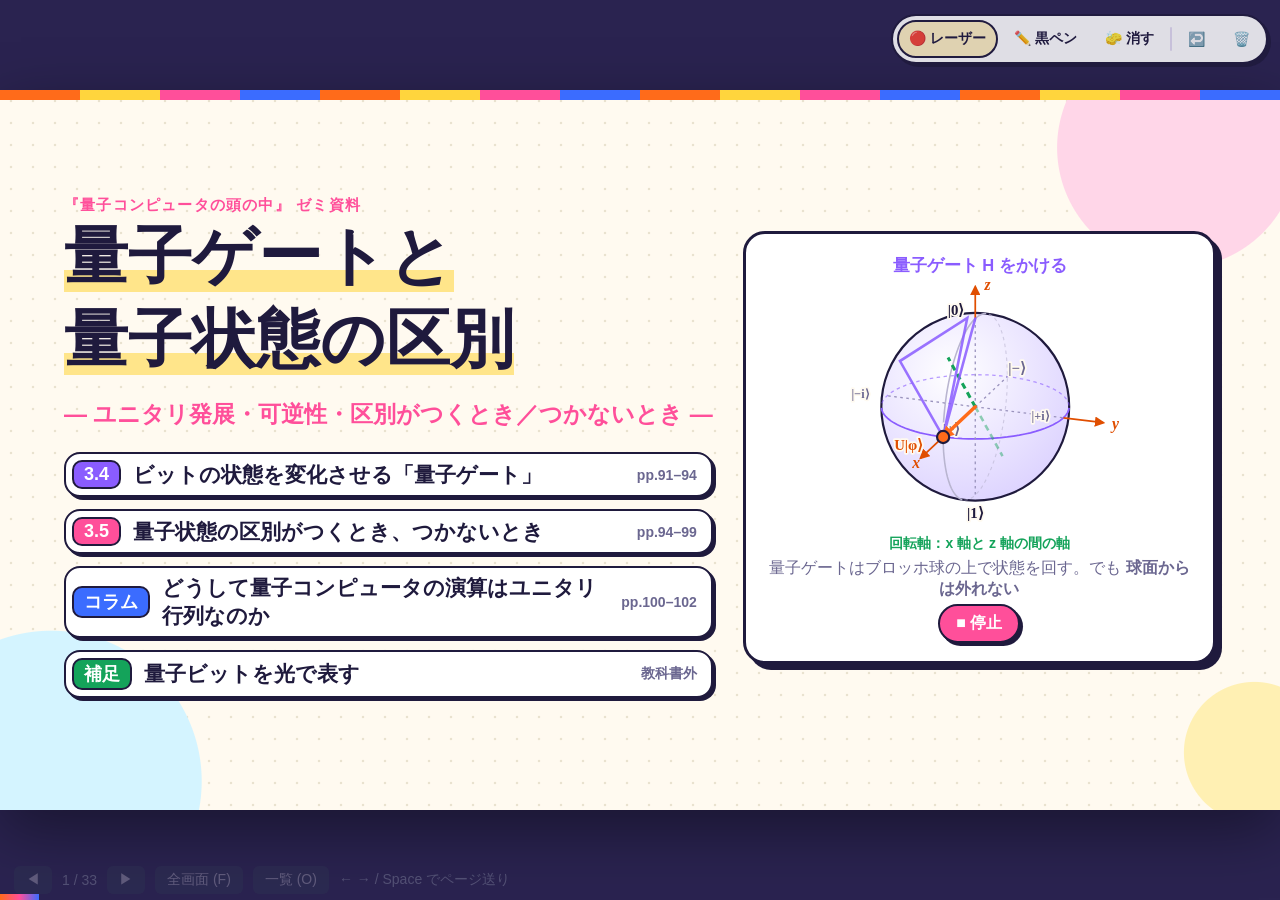
<file: 3.4-3.5.html>
<!DOCTYPE html>
<html lang="ja">
<head>
<meta charset="utf-8">
<meta name="viewport" content="width=device-width, initial-scale=1">
<title>測定から量子ゲートへ ― 測定の続き・ユニタリ発展・可逆性</title>
<style>
:root{
  --ink:#1f1a3d; --muted:#6b6790; --line:#1f1a3d; --bg:#fffaf0;
  --accent:#ff6b1a; --accent-d:#e04e00; --accent-l:#fff1c2;
  --blue:#3b6cff; --blue-l:#dfe8ff; --green:#14a35a;
  --off:#b9b5d0; --pink:#ff4f9a; --yellow:#ffd53d; --purple:#8a5cff;
  --hard:4px 4px 0 var(--ink);
}
*{box-sizing:border-box}
html{-webkit-text-size-adjust:100%;text-size-adjust:100%}
html,body{margin:0;height:100%;background:#1e293b;overflow:hidden;
  font-family:"Hiragino Kaku Gothic ProN","Hiragino Sans","Noto Sans JP","Yu Gothic UI","Yu Gothic",Meiryo,sans-serif;color:var(--ink)}
#viewport{position:fixed;inset:0}
#stage{position:absolute;left:50%;top:50%;width:1280px;height:720px;transform-origin:center center;
  background:var(--bg);box-shadow:0 20px 60px rgba(0,0,0,.4);overflow:hidden}

/* ---------- slides ---------- */
.slide{position:absolute;inset:0;padding:44px 64px 50px;opacity:0;pointer-events:none;
  transform:translateX(60px);transition:opacity .55s ease,transform .55s ease;display:flex;flex-direction:column}
.slide.past{transform:translateX(-60px)}
.slide.active{opacity:1;transform:none;pointer-events:auto}
.slide::before{content:"";position:absolute;left:0;top:0;right:0;height:6px;
  background:linear-gradient(90deg,var(--accent),#facc15 50%,var(--blue))}
.chap{font-size:15px;color:var(--muted);letter-spacing:.05em}
h2{font-size:38px;margin:6px 0 22px;padding-left:16px;border-left:10px solid var(--accent);line-height:1.25}
h2 small{font-size:22px;color:var(--muted);font-weight:500;margin-left:12px}
.pageno{position:absolute;right:30px;bottom:16px;font-size:14px;color:var(--muted)}
.body{flex:1;min-height:0}
p,li{font-size:23px;line-height:1.6}
ul{margin:0;padding-left:1.2em}
li{margin:6px 0}
b.k{color:var(--accent-d)}
b.kb{color:var(--blue)}
.muted{color:var(--muted)}
.cols{display:grid;grid-template-columns:1.25fr 1fr;gap:30px;align-items:center;height:100%}
.cols.even{grid-template-columns:1fr 1fr}
.cols.wide{grid-template-columns:1.7fr 1fr}
.card{background:#fff;border-radius:18px;box-shadow:0 6px 24px rgba(15,23,42,.08);padding:18px 22px}
.point{background:var(--accent-l);border-left:7px solid var(--accent);padding:12px 18px;border-radius:10px;font-size:22px;line-height:1.55;margin-top:14px}
.point.blue{background:var(--blue-l);border-left-color:var(--blue)}
.hint{font-size:16px;color:var(--muted);margin-top:6px}
.formula{font-family:"Cambria Math","STIX Two Math","Times New Roman",serif;font-size:30px;background:#fff;border-radius:12px;
  padding:10px 20px;display:inline-block;box-shadow:0 3px 12px rgba(15,23,42,.08)}
sub{font-size:.65em}
.center{display:flex;justify-content:center;align-items:center}
.btns{display:flex;gap:10px;flex-wrap:wrap;margin-top:10px}
button.b{font:inherit;font-size:16px;padding:7px 16px;border-radius:999px;border:2px solid var(--blue);background:#fff;color:var(--blue);cursor:pointer;font-weight:700}
button.b:hover{background:var(--blue-l)}
button.b.playing{background:var(--blue);color:#fff}

/* fragments & entrance animations */
.frag{opacity:0;transform:translateY(18px);transition:opacity .45s ease,transform .45s ease}
.frag.vis{opacity:1;transform:none}
.slide.active .pop{animation:pop .6s cubic-bezier(.2,.8,.3,1.2) both;animation-delay:var(--d,0s)}
@keyframes pop{from{opacity:0;transform:translateY(24px) scale(.96)}to{opacity:1;transform:none}}

/* ---------- truth tables ---------- */
.ttcap{text-align:center;font-size:18px;font-weight:800;color:#334155;margin:0 0 6px}
.bitex{display:flex;gap:10px;margin:6px 0 4px;flex-wrap:wrap}
.bitex span{background:#fff;border-radius:10px;padding:4px 12px;font-size:18px;box-shadow:0 2px 8px rgba(15,23,42,.08)}
.bitex small{display:block;font-size:12px;color:var(--muted)}
.bitex b{color:var(--accent-d);font-family:Consolas,Menlo,monospace}
.quote{display:block;background:#fff;border-left:6px solid var(--blue);border-radius:8px;padding:6px 14px;box-shadow:0 2px 8px rgba(15,23,42,.08)}
.quote small{display:block;text-align:right;font-size:15px;color:var(--muted)}
.mapline{text-align:center;font-size:20px;margin-top:4px;font-family:Consolas,Menlo,monospace}
.mapline b{color:var(--blue);font-size:24px}
.mapline b.o{color:var(--accent-d)}
table.tt{border-collapse:collapse;font-size:22px;text-align:center;background:#fff;border-radius:12px;overflow:hidden;
  box-shadow:0 4px 16px rgba(15,23,42,.08);margin:0 auto}
table.tt th,table.tt td{padding:6px 16px;border:1px solid var(--line)}
table.tt th{background:#e2e8f0;font-size:18px;white-space:nowrap}
table.tt th.out{background:#fde7d3}
table.tt td.calc{font-family:Consolas,Menlo,monospace;color:var(--muted);font-size:19px}
table.tt td.out.one{color:var(--accent-d);font-weight:800}
table.tt tbody tr{cursor:pointer;transition:background .2s}
table.tt tbody tr:hover td{background:#f8fafc}
table.tt tbody tr.cur td{box-shadow:inset 0 0 0 999px rgba(250,204,21,.38)}
table.tt.small{font-size:18px}
.point.logic{display:flex;align-items:center;gap:14px}
.venn{width:112px;flex:none}
table.tt.small th,table.tt.small td{padding:3px 12px}
table.tt.small th{font-size:15px}
table.tt td{transition:background .3s,color .3s}
.slide.show-s table.tt td.s1{background:var(--blue-l);color:var(--blue);font-weight:800}
.slide.show-c table.tt td.c1{background:#fed7aa;color:var(--accent-d);font-weight:800}

/* ---------- circuits (SVG) ---------- */
svg.circ{width:100%;height:auto;display:block;user-select:none}
.wire{fill:none;stroke:var(--off);stroke-width:4;stroke-linejoin:round;stroke-linecap:round;transition:stroke .25s}
.wire.on{stroke:var(--accent)}
.flow{fill:none;stroke:#fff;stroke-width:2.2;stroke-dasharray:4 12;stroke-linecap:round;opacity:0;transition:opacity .25s}
.flow.on{opacity:.95;animation:flow .55s linear infinite}
@keyframes flow{from{stroke-dashoffset:16}to{stroke-dashoffset:0}}
.dot{fill:var(--off);transition:fill .25s}
.dot.on{fill:var(--accent)}
.gate path,.gate circle{fill:#fff;stroke:#1e293b;stroke-width:3;transition:fill .3s,stroke .3s}
.gate path.xorback{fill:none}
.gate.on path:not(.xorback),.gate.on circle{fill:var(--accent-l);stroke:var(--accent-d)}
.gate.on path.xorback{stroke:var(--accent-d)}
.gate.on{filter:drop-shadow(0 0 6px rgba(249,115,22,.55))}
.glabel{font-size:11px;fill:var(--muted);text-anchor:middle;font-weight:700;pointer-events:none}
.inp{cursor:pointer}
.inp circle{fill:#fff;stroke:var(--blue);stroke-width:3;transition:fill .2s}
.inp:hover circle{fill:var(--blue-l)}
.inp.on circle{fill:var(--blue);stroke:var(--blue)}
.inp .val{fill:var(--blue)}
.inp.on .val{fill:#fff}
.val{font-size:19px;font-weight:800;text-anchor:middle;pointer-events:none;font-family:Consolas,Menlo,monospace}
.lbl{font-size:20px;font-weight:700;fill:var(--ink)}
.lamp circle{fill:#f1f5f9;stroke:#475569;stroke-width:3;transition:fill .3s,stroke .3s}
.lamp .val{fill:#475569}
.lamp.on circle{fill:#facc15;stroke:var(--accent-d);filter:drop-shadow(0 0 10px rgba(250,204,21,.9))}
.lamp.on .val{fill:#7c2d12}
.probe{font-size:15px;font-weight:700;fill:var(--muted);font-family:Consolas,Menlo,monospace;transition:fill .3s}
.probe.on{fill:var(--accent-d)}
.habox{fill:rgba(37,99,235,.05);stroke:var(--blue);stroke-width:2;stroke-dasharray:7 6}
.halbl{font-size:15px;font-weight:700;fill:var(--blue)}

/* ripple adder */
.fa rect{fill:#fff;stroke:#1e293b;stroke-width:3;transition:fill .3s,stroke .3s}
.fa.active rect{fill:#fef3c7;stroke:var(--accent);filter:drop-shadow(0 0 12px rgba(249,115,22,.7))}
.fa.done rect{fill:#f8fafc}
.fa .t1{font-size:22px;font-weight:800;text-anchor:middle}
.fa .t2{font-size:18px;text-anchor:middle;fill:var(--muted);font-family:Consolas,Menlo,monospace}
.fa .t3{font-size:20px;text-anchor:middle;fill:var(--accent-d);font-weight:800;font-family:Consolas,Menlo,monospace}
.wait .val{fill:#94a3b8}
.wire.wait{stroke:#cbd5e1;stroke-dasharray:6 6}
.readout{font-size:26px;text-align:center;margin-top:6px;font-family:Consolas,Menlo,monospace}
.readout .eq{color:var(--accent-d);font-weight:800}

/* column addition */
.ca-grid{display:grid;grid-template-columns:110px repeat(5,72px);gap:6px 6px;justify-content:center;font-family:Consolas,Menlo,monospace}
.ca-grid div{height:64px;display:flex;align-items:center;justify-content:center;font-size:40px;font-weight:700;border-radius:10px;transition:background .3s}
.ca-grid .rl{font-size:18px;font-family:inherit;color:var(--muted);justify-content:flex-end;padding-right:10px;font-weight:700}
.ca-grid .carry{font-size:26px;color:var(--accent);height:44px}
.ca-grid .carry span,.ca-grid .sum span{opacity:0;transform:translateY(-20px);transition:all .5s cubic-bezier(.2,.8,.3,1.3)}
.ca-grid .carry.show span,.ca-grid .sum.show span{opacity:1;transform:none}
.ca-grid .sum{color:var(--blue)}
.ca-grid .hl{background:#fef3c7}
.ca-grid .bar{grid-column:1/-1;height:4px;background:var(--ink);border-radius:2px}
.ca-msg{min-height:80px;font-size:23px;margin-top:16px;line-height:1.5;text-align:center}

/* bars */
.barrow{display:grid;grid-template-columns:190px 1fr;align-items:center;gap:10px;margin:8px 0;font-size:18px}
.bar-bg{background:#e2e8f0;border-radius:8px;height:30px;overflow:hidden}
.bar-fill{height:100%;width:0;border-radius:8px;transition:width 1.2s cubic-bezier(.2,.8,.3,1);display:flex;align-items:center;justify-content:flex-end;padding-right:10px;color:#fff;font-weight:800}
.slide.active .bar-fill{width:var(--w)}
.bar-fill.o{background:var(--off)}
.bar-fill.a{background:var(--accent)}

/* bit tiles */
.tiles{display:flex;gap:14px;justify-content:center;margin:6px 0 16px}
.tile{background:#fff;border-radius:14px;padding:10px 18px;font-family:Consolas,Menlo,monospace;font-size:28px;box-shadow:0 4px 14px rgba(15,23,42,.08);text-align:center}
.tile b{color:var(--accent-d)}
.tile small{display:block;font-size:14px;color:var(--muted);font-family:inherit}
.chips{display:inline-flex;gap:6px;vertical-align:middle}
.chip{display:inline-block;width:34px;text-align:center;border-radius:6px;background:#fff;font-family:Consolas,monospace;font-weight:800;border:2px solid var(--line)}
.chip.ng{border-color:#dc2626;color:#dc2626;background:#fee2e2}
.chip.ok{border-color:var(--green);color:var(--green)}

/* title */
.title-wrap{display:grid;grid-template-columns:1.1fr 1fr;gap:30px;align-items:center;height:100%}
.title-wrap h1{font-size:54px;line-height:1.25;margin:0 0 14px}
.title-wrap .sub{font-size:30px;color:var(--accent-d);font-weight:700;margin-bottom:34px}
.title-wrap .meta{font-size:20px;color:var(--muted);line-height:1.8}
.agenda li{font-size:27px;margin:16px 0;list-style:none;display:flex;align-items:center;gap:16px}
.agenda .num{width:46px;height:46px;border-radius:50%;background:var(--ink);color:#fff;display:flex;align-items:center;justify-content:center;font-weight:800;flex:none}
.agenda .new{background:var(--accent)}
.tag{font-size:15px;background:var(--accent);color:#fff;border-radius:999px;padding:2px 12px;font-weight:700}
details{background:#fff;border-radius:12px;padding:10px 18px;margin:10px 0;box-shadow:0 3px 12px rgba(15,23,42,.06);font-size:22px}
details summary{cursor:pointer;font-weight:700}
details[open] summary{color:var(--accent-d)}
details div{margin-top:8px;line-height:1.6;color:#334155}

/* ---------- UI ---------- */
#ui{position:fixed;left:0;right:0;bottom:0;height:40px;display:flex;align-items:center;gap:10px;padding:0 14px;
  color:#cbd5e1;font-size:14px;opacity:.25;transition:opacity .3s;z-index:10}
#ui:hover{opacity:1}
#ui button{background:#334155;color:#fff;border:0;border-radius:6px;padding:5px 12px;cursor:pointer;font:inherit}
#progress{position:fixed;left:0;bottom:0;height:4px;background:var(--accent);transition:width .4s;z-index:11}

/* ---------- 一覧モード ---------- */
#ovHead{display:none}
body.overview{overflow:auto}
body.overview #viewport{position:static;padding:64px 24px 60px}
body.overview #ovHead{display:flex;position:fixed;left:0;right:0;top:0;height:52px;align-items:center;gap:16px;padding:0 24px;
  background:#0f172a;color:#e2e8f0;font-size:16px;z-index:12}
body.overview #ovHead b{font-size:18px}
body.overview #ovHead b,body.overview #ovHead button{white-space:nowrap}
@media (max-width:900px){body.overview #ovHead span{display:none}}
body.overview #ovHead button{background:var(--accent);color:#fff;border:0;border-radius:6px;padding:6px 14px;cursor:pointer;font:inherit;font-weight:700;margin-left:auto}
body.overview #stage{position:static;transform:none!important;width:auto;height:auto;overflow:visible;background:none;box-shadow:none;
  display:grid;grid-template-columns:repeat(var(--cols,4),var(--ow,256px));gap:22px}
/* 縮小は zoom ではなく transform で行う（iPad の Safari は zoom の扱いが異なり、中身の位置がずれるため）。
   transform は並べるときの大きさに影響しないので、負の余白で縮小後の大きさ（--ow × --oh）に合わせる */
body.overview .slide{position:relative;inset:auto;width:1280px;height:720px;opacity:1;pointer-events:auto;
  transform:scale(var(--z,.2));transform-origin:0 0;margin:0 calc(var(--ow,256px) - 1280px) calc(var(--oh,144px) - 720px) 0;
  cursor:pointer;background:var(--bg);border-radius:14px;box-shadow:0 10px 30px rgba(0,0,0,.35);outline:0 solid var(--accent);transition:outline-width .15s}
body.overview .slide *{pointer-events:none}
body.overview .slide:hover{outline-width:14px}
body.overview .slide.current{outline-width:22px}
body.overview .frag{opacity:1;transform:none}
body.overview .bar-fill{width:var(--w);transition:none}
body.overview .slide{overflow:hidden}
/* 一覧ではページ番号を右下の札にして、中身と重なっても読めるようにする */
body.overview .slide .pageno{font-size:40px;font-weight:900;color:#fff;background:var(--ink);border-radius:16px;padding:2px 20px;bottom:14px;right:14px;z-index:6}
body.overview #ui,body.overview #progress{display:none}

/* ---------- ポップ調デザイン（太枠・ずらし影・弾むアニメ） ---------- */
html,body{background:#2a2350}
#stage{background:
  radial-gradient(circle at 92% 8%,#ffd6e8 0 120px,transparent 121px),
  radial-gradient(circle at 4% 96%,#d4f4ff 0 150px,transparent 151px),
  radial-gradient(circle at 98% 92%,#fff0b3 0 70px,transparent 71px),
  radial-gradient(#e9e2cf 1.4px,transparent 1.6px) 0 0/22px 22px,
  var(--bg)}
.slide{transition:opacity .45s ease,transform .6s cubic-bezier(.3,1.5,.5,1)}
.slide::before{height:10px;background:repeating-linear-gradient(90deg,var(--accent) 0 80px,var(--yellow) 80px 160px,var(--pink) 160px 240px,var(--blue) 240px 320px)}
.chap{font-weight:700;color:var(--pink);letter-spacing:.08em}
h2{border-left:none;padding-left:54px;position:relative}
h2::before{content:"";position:absolute;left:0;top:50%;width:34px;height:34px;margin-top:-17px;border-radius:10px;
  background:linear-gradient(135deg,var(--yellow),var(--accent) 55%,var(--pink));border:3px solid var(--ink);transform:rotate(-12deg);box-shadow:3px 3px 0 var(--ink)}
.slide.active h2::before{animation:wiggle 1s cubic-bezier(.3,1.6,.5,1) both}
@keyframes wiggle{from{transform:rotate(-120deg) scale(.3)}to{transform:rotate(-12deg)}}
h2 small{white-space:nowrap;background:var(--accent-l);color:var(--ink);border:2px solid var(--ink);border-radius:999px;padding:2px 14px;font-size:18px;font-weight:700;vertical-align:middle}
b.k{color:var(--accent-d);background:linear-gradient(transparent 62%,#ffe58a 62%)}
b.kb{color:var(--blue);background:linear-gradient(transparent 62%,#cfe0ff 62%)}
.card{border:3px solid var(--ink);border-radius:22px;box-shadow:6px 6px 0 var(--ink)}
.point{border:2.5px solid var(--ink);border-left:10px solid var(--accent);border-radius:16px;box-shadow:var(--hard)}
.point.blue{border-left-color:var(--blue)}
.formula{border:2.5px solid var(--ink);box-shadow:var(--hard)}
button.b{border:2.5px solid var(--ink);background:var(--yellow);color:var(--ink);box-shadow:3px 3px 0 var(--ink);transition:transform .1s,box-shadow .1s}
button.b:hover{background:#ffe06b;transform:translate(-1px,-1px);box-shadow:4px 4px 0 var(--ink)}
button.b:active{transform:translate(2px,2px);box-shadow:1px 1px 0 var(--ink)}
button.b.playing{background:var(--pink);color:#fff}
.slide.active .pop{animation:pop .7s cubic-bezier(.3,1.6,.5,1) both;animation-delay:var(--d,0s)}
@keyframes pop{from{opacity:0;transform:translateY(30px) scale(.85) rotate(-2deg)}to{opacity:1;transform:none}}
.frag{transform:translateY(18px) scale(.95);transition:opacity .4s ease,transform .5s cubic-bezier(.3,1.6,.5,1)}

.bitex span,.quote,.tile,details{border:2.5px solid var(--ink);box-shadow:3px 3px 0 var(--ink)}
table.tt{border:3px solid var(--ink);box-shadow:5px 5px 0 var(--ink);border-collapse:separate;border-spacing:0}
table.tt th,table.tt td{border:0;border-right:1.5px solid #d9d4ea;border-bottom:1.5px solid #d9d4ea}
table.tt th{background:#ece6ff;border-bottom:2.5px solid var(--ink)}
table.tt th.out{background:#ffe1c7}
table.tt tbody tr.cur td{box-shadow:inset 0 0 0 999px rgba(255,213,61,.55)}

.wire{stroke-width:5}
.gate path,.gate circle{stroke:var(--ink);stroke-width:3.5}
.gate.on path:not(.xorback),.gate.on circle{fill:#ffe1c7;stroke:var(--ink)}
.gate.on path.xorback{stroke:var(--ink)}
.gate.on{filter:drop-shadow(3px 3px 0 var(--accent))}
.inp circle{stroke-width:3.5}
.inp.on circle{stroke:var(--ink)}
.lamp circle{stroke:var(--ink)}
.lamp.on circle{fill:var(--yellow);stroke:var(--ink);filter:drop-shadow(0 0 12px rgba(255,213,61,.95))}
.fa rect{stroke:var(--ink);rx:16}
.fa.active rect{fill:#fff1c2;stroke:var(--ink);filter:drop-shadow(4px 4px 0 var(--accent))}
.ca-grid .hl{background:#fff1c2;border:2px dashed var(--accent)}
.bar-bg{background:#ece6ff;border:2px solid var(--ink)}
.bar-fill.a{background:linear-gradient(90deg,var(--accent),var(--pink))}

.title-wrap h1{font-size:64px;background:linear-gradient(transparent 70%,#ffe58a 70%) no-repeat;display:inline;line-height:1.3;-webkit-box-decoration-break:clone;box-decoration-break:clone}
.title-wrap .sub{color:var(--pink);margin-top:18px;margin-bottom:22px;font-size:23px;white-space:nowrap}
.tchaps{display:flex;flex-direction:column;gap:12px}
.tchap{display:flex;align-items:center;gap:12px;background:#fff;border:2.5px solid var(--ink);border-radius:16px;box-shadow:3px 3px 0 var(--ink);padding:6px 14px 6px 6px}
.tchap .tno{background:var(--c);color:#fff;font-weight:900;border:2px solid var(--ink);border-radius:10px;padding:2px 10px;font-size:18px;flex:none}
.tchap .tname{font-weight:900;font-size:21px}
.tchap .tsec{margin-left:auto;font-size:14px;color:var(--muted);font-weight:700;white-space:nowrap}
.agenda .num{border:3px solid var(--ink);box-shadow:3px 3px 0 var(--ink);background:var(--blue)}
.agenda li:nth-child(3) .num{background:var(--pink)}
.agenda li:nth-child(4) .num{background:var(--green)}
.agenda li:nth-child(6) .num{background:var(--purple)}
.agenda li:nth-child(7) .num{background:var(--accent)}
.agenda .new{background:var(--accent)}
.tag{background:var(--pink);border:2px solid var(--ink);white-space:nowrap;flex:none}

/* 量子ビット（第4章）の数式・図 */
.math,.vec,.frac{font-family:"Cambria Math","STIX Two Math","Times New Roman",serif}
.eq{display:flex;align-items:center;justify-content:center;gap:8px;font-size:26px;flex-wrap:wrap}
.eq.inline{display:inline-flex;font-size:inherit;vertical-align:middle;gap:5px}
.vec{display:inline-grid;text-align:center;padding:1px 10px;border-left:3px solid currentColor;border-right:3px solid currentColor;border-radius:14px;line-height:1.25}
.vec.row{grid-auto-flow:column;column-gap:14px}
.eq.inline .vec{line-height:1.05;padding:0 7px;border-width:2px;border-radius:10px;font-size:.85em}
.frac{display:inline-grid;text-align:center;line-height:1.1;font-size:.85em;vertical-align:middle}
.frac>span:first-child{border-bottom:2px solid currentColor;padding:0 2px}
.brace{font-size:2.3em;font-weight:200;line-height:1;transform:scaleX(.7)}
.bar{width:2px;align-self:stretch;background:currentColor;margin:6px 2px}
.defbox{position:relative;background:#fff;border:3px solid var(--ink);border-radius:16px;box-shadow:var(--hard);padding:16px 18px 12px;margin-top:18px;font-size:20px;line-height:1.7}
.defbox::before{content:"定義";position:absolute;left:14px;top:-16px;background:var(--ink);color:#fff;font-weight:800;font-size:15px;border-radius:999px;padding:2px 14px}
.qrow{display:flex;align-items:center;gap:16px}
.qlab{width:110px;flex:none;font-weight:800;font-size:19px}
.qcells{display:flex;gap:26px;align-items:center}
.qbit{width:56px;height:56px;border:3px solid var(--ink);border-radius:12px;display:flex;align-items:center;justify-content:center;font-size:30px;font-weight:800;font-family:Consolas,Menlo,monospace;box-shadow:3px 3px 0 var(--ink);background:#fff}
.qarrow{margin:14px 0 14px 126px;color:var(--muted);font-weight:700}
.qverdict{margin-top:12px;text-align:center;font-size:24px;font-weight:900;padding:6px;border-radius:12px;border:2.5px solid var(--ink)}
.qverdict.ok{background:#d9f7e6;color:var(--green)}
.qverdict.ng{background:#ffe0e6;color:#d61f45}

/* 目次の教科書の章見出し */
.agenda li.agroup{font-size:17px;font-weight:900;color:var(--pink);letter-spacing:.06em;margin:14px 0 -4px;border-bottom:2.5px dashed #e3dcf2;padding-bottom:4px}
.agenda li.agroup:first-child{margin-top:0}

/* 教科書の章の扉（本の章扉風） */
.partdoor .pd-wrap{position:relative;height:100%;display:flex;flex-direction:column;align-items:center;justify-content:center;text-align:center;padding-bottom:40px}
.pd-src{font-size:18px;font-weight:700;color:var(--muted);letter-spacing:.08em}
.pd-no{margin-top:14px;font-size:30px;font-weight:900;color:#fff;background:var(--c);border:3px solid var(--ink);border-radius:999px;padding:4px 26px;box-shadow:4px 4px 0 var(--ink);letter-spacing:.12em}
.pd-title{font-size:68px;line-height:1.25;margin:22px 0 26px;background:linear-gradient(transparent 70%,#ffe58a 70%);display:inline;-webkit-box-decoration-break:clone;box-decoration-break:clone}
.pd-secs{display:flex;flex-direction:column;align-items:center;gap:10px;margin-top:22px}
.pd-secs span{background:#fff;border:2.5px solid var(--ink);border-radius:999px;padding:4px 18px;font-size:19px;font-weight:700;box-shadow:3px 3px 0 var(--ink)}
.pd-secs span.add{background:var(--accent-l)}
.pd-bg{position:absolute;left:0;right:0;bottom:4px;display:flex;justify-content:center;color:var(--c);opacity:.13;font-size:84px;pointer-events:none}
.pd-bg .eq{font-size:50px;gap:14px}
.pd-bg .vec{border-width:5px;border-radius:40px;padding:4px 26px;line-height:1.15}

/* 量子状態をつくってみる（ベクトルの足し算） */
.qbuild{display:grid;grid-template-columns:1fr 200px;gap:10px;align-items:center}
.qbuild svg{width:100%;height:auto;display:block;user-select:none}
.qb-side{display:flex;flex-direction:column;gap:10px}
.qb-side button.b{width:100%}
.qslider{display:grid;grid-template-columns:22px 1fr 52px;align-items:center;gap:6px;font-weight:800}
.qslider .qs-name{font-family:"Cambria Math","Times New Roman",serif;font-size:24px;font-style:italic}
.qslider .qs-name.la{color:#e04e00}
.qslider .qs-name.lb{color:var(--blue)}
.qslider .qs-val{font-family:Consolas,Menlo,monospace;font-size:17px;text-align:right}
.qslider input{width:100%;accent-color:var(--ink);height:28px;touch-action:none}
.qb-eq{font-size:22px;margin-top:4px}
.qb-eq .na{color:#e04e00;font-weight:700}
.qb-eq .nb{color:var(--blue);font-weight:700}
.qb-row{display:flex;align-items:center;justify-content:center;gap:14px;margin-top:6px}
.qb-sum{font-size:21px}
.qb-row .qverdict{margin-top:0;font-size:17px;padding:3px 10px;white-space:nowrap;flex:none;width:200px;box-sizing:border-box}
.qb-row .pgauge{flex:1;margin:0 0 14px}
/* 確率のゲージ：太枠の箱がちょうど「確率 1」。足りない分は灰色の斜線、はみ出した分は赤の斜線 */
.pgauge{position:relative;height:28px}
.pg-box{position:absolute;left:0;top:0;bottom:0;width:60%;border:3px solid var(--ink);border-radius:8px;box-shadow:3px 3px 0 var(--ink);background:#fff;z-index:0}
.pg-seg,.pg-gap,.pg-over{position:absolute;top:3px;bottom:3px;z-index:1;transition:left .3s,width .3s}
.pg-seg.a{background:var(--accent);border-radius:5px 0 0 5px}
.pg-seg.b{background:var(--blue)}
.pg-gap{background:repeating-linear-gradient(45deg,#cfc7e6 0 5px,transparent 5px 10px)}
.pg-over{top:0;bottom:0;background:repeating-linear-gradient(45deg,rgba(214,31,69,.75) 0 5px,rgba(214,31,69,.15) 5px 10px);
  border:2.5px dashed #d61f45;border-left:0;border-radius:0 8px 8px 0;z-index:2}
.pg-tick{position:absolute;top:100%;margin-top:3px;transform:translateX(-50%);font:800 13px Consolas,Menlo,monospace;color:var(--ink)}
.pgauge.instant .pg-seg,.pgauge.instant .pg-gap,.pgauge.instant .pg-over{transition:none}
.qb-sum{font-size:18px;font-weight:700}

/* XOR ＝ 2進数の足し算の 1 桁目 */
.b1row{display:flex;gap:10px;margin-top:8px}
.b1c{flex:1;background:#fff;border:2px solid var(--ink);border-radius:10px;padding:4px 6px;text-align:center;font-family:Consolas,Menlo,monospace;font-size:17px;white-space:nowrap}
.b1e{color:var(--muted);margin-right:4px}
.b1r{font-weight:900;font-size:20px;letter-spacing:2px}
.b1hi{color:#b9b5d0}
.b1lo{color:#fff;background:var(--accent);border-radius:5px;padding:0 4px}
.b1leg{margin-top:6px;font-size:14px;color:var(--muted);font-weight:700}
.b1leg .b1lo,.b1leg .b1hi{background:none;padding:0}
.b1leg .b1lo{color:var(--accent)}

/* 測定（3.3） */
.mworld{display:flex;align-items:center;gap:12px}
.mw-lab{width:128px;flex:none;font-weight:900;font-size:15px;text-align:center;line-height:1.3;white-space:nowrap}
.mw-box{flex:1;display:flex;align-items:center;justify-content:space-around;border:2.5px solid var(--ink);border-radius:14px;min-height:74px;padding:8px;background:#f1ecff}
.mw-box.mw-q{flex-direction:column;gap:4px;padding:6px 8px}
.mw-state{font-size:20px}
.mw-kets{display:flex;justify-content:space-around;width:100%}
.mworld.c .mw-box{background:#fff8e6;justify-content:center;gap:22px}
.mket{display:inline-flex;align-items:center;justify-content:center;width:76px;height:50px;border:2.5px solid var(--ink);border-radius:50%;
  font-family:"Cambria Math","Times New Roman",serif;font-size:24px;background:#fff;flex:none}
.mworld.q .mket{background:#e3d9ff;animation:mwob 1.6s ease-in-out infinite}
.mworld.q .m1{animation-delay:.8s}
@keyframes mwob{50%{transform:scale(1.08);box-shadow:0 0 14px rgba(138,92,255,.6)}}
.mres.r0{background:var(--accent);color:#fff}
.mres.r1{background:var(--blue);color:#fff}
.mres.hit{animation:mhit .5s cubic-bezier(.3,1.6,.5,1)}
@keyframes mhit{from{transform:scale(.3)}to{transform:none}}
.mw-note{font-size:14px;color:var(--muted);font-weight:700;line-height:1.4}
.mdrop{display:flex;align-items:center;justify-content:center;gap:10px;margin:8px 0;border-top:2.5px dashed #b9b5d0;padding-top:6px}
.marrow{font-size:24px}
.marrow.go{animation:mgo .45s ease}
@keyframes mgo{from{transform:translateY(-16px);opacity:.2}}
.mtag{border:2px solid var(--ink);border-radius:8px;padding:0 10px;font-weight:900;background:#fff}
.mhist{display:flex;flex-wrap:wrap;gap:4px;justify-content:center;min-height:28px;margin-top:8px}
.mhist span{font-family:"Cambria Math","Times New Roman",serif;font-size:15px;border-radius:8px;padding:1px 7px;color:#fff;font-weight:700}
.mhist .h0{background:var(--accent)}
.mhist .h1{background:var(--blue)}

/* ブロッホ球 */
.bpresets{display:grid;grid-template-columns:repeat(3,1fr);gap:5px}
.bpresets button{font:700 16px "Cambria Math","Times New Roman",serif;color:var(--ink);background:#fff;border:2px solid var(--ink);border-radius:10px;
  padding:3px 0;cursor:pointer;box-shadow:2px 2px 0 var(--ink)}
.bpresets button:hover{background:var(--accent-l)}
.bformula{font-size:19px;margin-top:2px;min-height:34px}

/* 復習問題：カードをクリックすると答えが出る */
.quiz{display:grid;grid-template-columns:repeat(2,minmax(0,1fr));grid-auto-rows:1fr;gap:12px 16px;align-content:center}
.qz{display:flex;flex-direction:column;background:#fff;border:2.5px solid var(--ink);border-radius:16px;box-shadow:4px 4px 0 var(--ink);padding:10px 14px;cursor:pointer;transition:transform .12s,box-shadow .12s}
.qz:hover{transform:translate(-1px,-1px);box-shadow:5px 5px 0 var(--ink)}
.qz-q{display:flex;gap:10px;align-items:flex-start;font-size:17px;line-height:1.5;font-weight:600}
.qz-no{flex:none;background:var(--blue);color:#fff;font-weight:900;font-size:14px;border:2px solid var(--ink);border-radius:999px;padding:1px 9px;margin-top:2px}
.qz-a{margin-top:auto;padding-top:8px;min-height:40px;display:flex;align-items:center;border-top:2px dashed #e3dcf2;font-size:17px;line-height:1.5}
.qz-hide{color:var(--muted);font-weight:800;font-size:15px}
.qz-ans{display:none;color:#1f1a3d}
.qz.open{background:#fffaf0}
.qz.open .qz-no{background:var(--green)}
.qz.open .qz-hide{display:none}
.qz.open .qz-ans{display:inline;animation:qzIn .4s cubic-bezier(.3,1.6,.5,1)}
@keyframes qzIn{from{opacity:0;transform:translateY(6px) scale(.96)}to{opacity:1;transform:none}}
.quiz.q2{grid-template-columns:repeat(6,minmax(0,1fr));grid-auto-rows:auto}
.quiz.q2 .qz{grid-column:span 2}
.quiz.q2 .qz.dia{grid-column:span 3}
.quiz.q2 .qz.wide .qzc{max-height:200px}
.quiz.q2 .qz-q{font-size:16px}
.quiz.q2 .qz-a{font-size:15.5px;min-height:34px}
.qz-q > span:last-child{min-width:0;flex:1}
.qzc{display:block;width:100%;max-height:170px;margin:6px auto 0;font-family:"Hiragino Kaku Gothic ProN","Hiragino Sans","Noto Sans JP",Meiryo,sans-serif}
.qzc .qg{fill:#f1ecff;stroke:#1f1a3d;stroke-width:2.5;stroke-dasharray:6 4}
.qzc .g-q{font-size:26px;font-weight:900;fill:#8a5cff}
.qzc .g-ans{display:none;font-weight:900;fill:#1f1a3d}
.qz.open .qzc .qg{fill:#fff1c2;stroke-dasharray:none}
.qz.open .qzc .g-q{display:none}
.qz.open .qzc .g-ans{display:inline}
.quiz.q3{grid-auto-rows:auto}
.quiz.q3 .qz{min-height:118px}
.quiz.q3 .qz:last-child{grid-column:span 2}
.qzc.qzbloch{max-height:145px}
.qgb{cursor:pointer}
.qgb:hover .qg{fill:#e6dcff}
.qgb.shown .qg{fill:#fff1c2;stroke-dasharray:none}
.qgb.shown .g-q{display:none}
.qgb.shown .g-ans{display:inline;animation:qzIn .35s cubic-bezier(.3,1.6,.5,1)}
h2 .qz-all{font-size:14px;padding:4px 14px;margin-left:16px;vertical-align:middle}

/* 章の扉スライド */
.door-wrap{position:relative;display:grid;grid-template-columns:auto 1fr;gap:64px;align-items:center;height:100%;padding:0 40px}
.door-num{width:210px;height:210px;border-radius:46px;background:var(--c);color:#fff;border:5px solid var(--ink);box-shadow:10px 10px 0 var(--ink);
  display:flex;align-items:center;justify-content:center;font-size:140px;font-weight:900;font-family:Consolas,Menlo,monospace;transform:rotate(-6deg)}
.slide.active .door-num{animation:doorIn .9s cubic-bezier(.3,1.6,.5,1) both}
@keyframes doorIn{from{opacity:0;transform:rotate(-120deg) scale(.3)}to{opacity:1;transform:rotate(-6deg)}}
.door-label{font-size:22px;font-weight:900;letter-spacing:.14em;color:var(--c)}
.door-label .door-book{display:block;font-size:16px;letter-spacing:.04em;color:var(--muted);margin-bottom:2px}
.door-label .tag{font-size:15px;letter-spacing:0;vertical-align:middle;margin-left:8px}
.door h1{font-size:80px;line-height:1.15;margin:6px 0 4px}
.door-lead{font-size:32px;font-weight:700;color:var(--muted);margin:0 0 30px}
.door-topics{display:flex;flex-wrap:wrap;gap:12px}
.door-topics span{background:#fff;border:2.5px solid var(--ink);border-radius:999px;padding:4px 18px;font-size:19px;font-weight:700;box-shadow:3px 3px 0 var(--ink)}
.door-bg{position:absolute;right:-20px;bottom:-150px;font-size:600px;font-weight:900;line-height:1;color:var(--c);opacity:.09;
  font-family:Consolas,Menlo,monospace;pointer-events:none}
#progress{height:6px;background:linear-gradient(90deg,var(--accent),var(--pink),var(--blue))}

/* ---------- レーザーポインター（Apple Pencil） ---------- */
#stage{-webkit-user-select:none;user-select:none;-webkit-touch-callout:none}
body:not(.overview) #stage{touch-action:none}
#laser{position:absolute;left:0;top:0;width:1280px;height:720px;pointer-events:none;z-index:5}
body.overview #laser{display:none}
/* 黒ペン（Apple Pencil で書き込み） */
#ink{position:absolute;left:0;top:0;width:1280px;height:720px;pointer-events:none;z-index:4}
#penbar{position:fixed;right:12px;top:14px;z-index:20;display:flex;align-items:center;gap:4px;background:#fff;border:2.5px solid var(--ink);
  border-radius:999px;box-shadow:3px 3px 0 var(--ink);padding:4px;touch-action:manipulation;opacity:.85}
#penbar:hover{opacity:1}
#penbar button{height:38px;min-width:38px;border-radius:999px;border:2px solid transparent;background:none;font:inherit;font-size:14px;font-weight:800;
  color:var(--ink);cursor:pointer;display:flex;align-items:center;justify-content:center;gap:4px;padding:0 10px}
#penbar button.on{background:var(--accent-l);border-color:var(--ink)}
#penbar .sep{width:2px;height:24px;background:#e3dcf2;border-radius:1px}
body.overview #ink,body.overview #penbar{display:none}

@media print{
  @page{size:1280px 720px;margin:0}
  html,body{overflow:visible;background:#fff}
  #viewport{position:static}
  #stage{position:static;transform:none!important;box-shadow:none;width:auto;height:auto;overflow:visible;background:none}
  .slide{position:relative;width:1280px;height:720px;opacity:1;transform:none;page-break-after:always;background:var(--bg)}
  .frag{opacity:1;transform:none}
  #ui,#progress,.btns,.hint,#laser,#penbar{display:none}
}

/* ---------- 3.3（続き）〜 3.4.3 で追加した部品 ---------- */
svg.plane{display:block;width:100%;user-select:none}
.defbox.rv::before{content:"前回の復習";background:var(--accent)}
.vec.m2{grid-template-columns:repeat(2,auto);column-gap:12px}
.hl{background:#ffe58a;border-radius:6px;padding:0 3px}

/* 選択ボタン */
.picker{display:flex;gap:6px;flex-wrap:wrap;align-items:center}
.picker .pk-l{font-weight:800;font-size:15px;color:var(--muted);margin-right:2px;font-family:"Cambria Math","Times New Roman",serif}
.picker button{font:700 16px "Cambria Math","Times New Roman",serif;color:var(--ink);background:#fff;border:2px solid var(--ink);border-radius:10px;
  padding:3px 11px;cursor:pointer;box-shadow:2px 2px 0 var(--ink)}
.picker button:hover{background:var(--accent-l)}
.picker button.on{background:var(--yellow)}
.picker button.bad{color:#d61f45}
.picker button.bad.on{background:#ffe0e6}

/* 確率・回数の横棒 */
.hbars{margin:6px 0}
.hb{display:grid;grid-template-columns:44px 1fr 118px;align-items:center;gap:8px;margin:7px 0}
.hb-l{font-size:20px;font-weight:700;text-align:center}
.hb-t{position:relative;height:28px;background:#ece6ff;border:2.5px solid var(--ink);border-radius:8px}
.hb-f{position:absolute;left:0;top:0;bottom:0;width:0;border-radius:5px;transition:width .45s cubic-bezier(.2,.8,.3,1)}
.hb-f.a{background:var(--accent)}
.hb-f.b{background:var(--blue)}
.hb-mk{display:none;position:absolute;top:-7px;bottom:-7px;width:0;border-left:3px dotted var(--ink)}
.hb-v{font:800 15px Consolas,Menlo,monospace;text-align:right;white-space:nowrap}
.hbars.mini .hb{grid-template-columns:34px 1fr 54px;gap:5px;margin:4px 0}
.hbars.mini .hb-l{font-size:16px}
.hbars.mini .hb-t{height:20px}
.hbars.mini .hb-v{font-size:13px}

/* 10回測定 */
.m01-state{font-size:21px;margin:10px 0 2px;min-height:40px}
.shots{display:grid;grid-template-columns:repeat(10,1fr);gap:5px;margin:10px 0 8px}
.shot{height:38px;border:2.5px dashed #c9c1e3;border-radius:9px;display:flex;align-items:center;justify-content:center;
  font:700 16px "Cambria Math","Times New Roman",serif;color:#fff}
.shot.r0{background:var(--accent);border:2.5px solid var(--ink);animation:mhit .4s cubic-bezier(.3,1.6,.5,1)}
.shot.r1{background:var(--blue);border:2.5px solid var(--ink);animation:mhit .4s cubic-bezier(.3,1.6,.5,1)}
.qverdict.pp{background:#efe7ff;color:var(--purple)}
.qverdict.wait{background:#fff;color:var(--muted);border-style:dashed}

/* 測定の計算 */
.mcalc{display:flex;align-items:center;gap:8px;flex-wrap:wrap;font-size:18px;background:#fff;border:2.5px solid var(--ink);border-radius:14px;
  box-shadow:3px 3px 0 var(--ink);padding:6px 12px;margin:8px 0}
.mcalc .eq.inline{font-size:21px}
.mc-k{font-family:"Cambria Math","Times New Roman",serif;font-weight:700;color:#fff;border:2px solid var(--ink);border-radius:999px;padding:0 10px;font-size:19px}
.mc-k.a{background:var(--accent)}
.mc-k.b{background:var(--blue)}
.mc-after{margin-left:auto;font-size:15px;font-weight:800;color:var(--muted)}
.ps-total{text-align:center;font-size:18px;font-weight:800;margin-top:4px}
.ps-total b{font-family:Consolas,Menlo,monospace;color:var(--pink);font-size:22px}
.mr-row{display:flex;align-items:center;gap:14px;justify-content:center;margin-top:2px}
.mr-eq{font-size:18px;line-height:1.5;min-height:54px;display:flex;align-items:center}
.mr-eq .eq{font-size:18px}

/* ベクトルは違うのに… */
table.tt.static tbody tr{cursor:default}
table.tt.static tbody tr:hover td{background:none}
table.tt.small td .eq.inline .vec{font-size:15px}
.sm-mode{text-align:center;font-weight:900;font-size:16px;margin:0 0 2px;min-height:24px}
.sm-hists{display:grid;grid-template-columns:1fr 1fr;gap:14px}
.sm-cap{font-size:14px;font-weight:900;text-align:center;font-family:"Cambria Math","Times New Roman",serif}

/* 古典ゲートと量子ゲート */
.pipe-row{display:grid;grid-template-columns:62px 1fr;align-items:center;gap:10px;margin:14px 0 22px}
.pipe-lab{font-weight:900;font-size:16px;text-align:center;line-height:1.3;color:var(--accent-d)}
.pipe-row.q .pipe-lab{color:var(--purple)}
.pipe{display:flex;align-items:center}
.tok{min-width:84px;height:58px;padding:0 10px;border:3px solid var(--ink);border-radius:14px;background:#fff;display:flex;align-items:center;justify-content:center;
  font:800 26px Consolas,Menlo,monospace;box-shadow:3px 3px 0 var(--ink);white-space:nowrap;transition:opacity .35s,transform .45s cubic-bezier(.3,1.6,.5,1)}
.tok.q{font:400 22px "Cambria Math","Times New Roman",serif;border-radius:999px;background:#e3d9ff}
.tok.hid{opacity:0;transform:scale(.5)}
.pwire{flex:1;min-width:18px;height:6px;background:var(--off);border-radius:3px}
.pwire.on{background:repeating-linear-gradient(90deg,var(--accent) 0 12px,#ffc08f 12px 20px);background-size:20px 100%;animation:pw .45s linear infinite}
.pipe-row.q .pwire.on{background:repeating-linear-gradient(90deg,var(--purple) 0 12px,#c9b3ff 12px 20px);background-size:20px 100%}
@keyframes pw{to{background-position:20px 0}}
.gbox{flex:none;width:86px;height:86px;border:3.5px solid var(--ink);border-radius:18px;background:#fff;display:flex;align-items:center;justify-content:center;
  font-weight:900;font-size:24px;box-shadow:4px 4px 0 var(--ink);transition:background .3s,transform .3s cubic-bezier(.3,1.6,.5,1)}
.gbox.q{font:700 34px "Cambria Math","Times New Roman",serif}
.gbox.on{background:#ffe1c7;transform:scale(1.1) rotate(-3deg)}
.gbox.q.on{background:#e3d9ff}
.pipe-note{text-align:center;font-size:17px;font-weight:700;min-height:54px;background:#fffaf0;border:2.5px dashed #d9d4ea;border-radius:12px;padding:6px 10px;line-height:1.5}

/* ユニタリ発展 */
.u-main{display:grid;grid-template-columns:236px 1fr;align-items:center;gap:6px;margin-top:4px}
.u-eqs .eq{font-size:19px;justify-content:flex-start;gap:5px}
.u-eqs .u-res{margin-top:10px;font-size:18px}
.u-check{font-size:16px;text-align:center;background:#d9f7e6;border:2.5px solid var(--ink);border-radius:12px;padding:3px 10px;font-weight:700}
.u-check .eq{font-size:16px}
.na{color:#e04e00;font-weight:700}
.nb{color:var(--blue);font-weight:700}

/* 巨大な行列 */
.hz-sl{grid-template-columns:150px 1fr 40px;font-size:17px}
.hz-main{display:grid;grid-template-columns:180px 1fr;gap:16px;align-items:center;margin-top:8px}
#hzCanvas{width:180px;height:180px;border:3px solid var(--ink);border-radius:10px;box-shadow:4px 4px 0 var(--ink);background:#fff}
.hz-stats div{margin:4px 0}
.hz-stats small{display:block;font-size:13px;color:var(--muted);font-weight:700}
.hz-stats b{font:800 20px Consolas,Menlo,monospace}
.hz-tag{display:inline-block;margin-top:4px!important;font-weight:900;font-size:16px;border:2.5px solid var(--ink);border-radius:999px;padding:2px 14px;background:var(--accent-l)}
.hz-bar{height:18px;border:2.5px solid var(--ink);border-radius:8px;background:#ece6ff;margin-top:12px;overflow:hidden}
.hz-bar div{height:100%;width:0;background:linear-gradient(90deg,var(--green),var(--yellow),var(--accent),#d61f45);transition:width .3s}

/* 3.4.1 */
.pf{display:grid;grid-template-columns:92px 1fr auto;align-items:center;gap:8px;font-family:"Cambria Math","Times New Roman",serif;font-size:21px;padding:4px 0;border-bottom:1.5px dashed #e3dcf2}
.pf:last-child{border-bottom:0}
.pf-n{font-family:"Hiragino Kaku Gothic ProN","Hiragino Sans","Noto Sans JP",Meiryo,sans-serif;font-size:13px;font-weight:800;color:#fff;background:var(--purple);border-radius:999px;padding:1px 10px;white-space:nowrap}
.kp-main{display:grid;grid-template-columns:220px 1fr;align-items:center;gap:6px;margin-top:4px}
.kp-eq{font-size:17px;justify-content:flex-start;gap:4px}
.kp-dag{font-size:15px;justify-content:flex-start;gap:4px;margin-top:10px}
.kp-sum{text-align:center;font-size:15px;font-weight:700;margin:4px 0 2px}

/* 3.4.2 */
.sk-out{text-align:center;font-size:17px;font-weight:800;min-height:26px;margin-bottom:2px}
.sk-out b{font-family:Consolas,Menlo,monospace}

/* 3.4.3 */
.rv-chain{display:flex;flex-wrap:wrap;gap:5px;justify-content:center;align-items:center;min-height:36px;font-family:"Cambria Math","Times New Roman",serif;font-size:19px}
.rv-chain .gch{background:#e3d9ff;border:2px solid var(--ink);border-radius:8px;padding:0 8px;animation:mhit .4s cubic-bezier(.3,1.6,.5,1)}
.rv-msg{text-align:center;font-weight:900;font-size:17px;min-height:28px;margin:2px 0}
.rv-msg.ok{color:var(--green)}
.rv-msg.go{color:var(--purple)}

/* AND */
#tAnd{margin-top:2px}
#tAnd tbody tr.rv td{box-shadow:inset 0 0 0 999px rgba(255,79,154,.22)}
.and-msg{text-align:center;font-weight:800;font-size:17px;min-height:28px;margin-top:6px}

/* まとめ */
.sumgrid{display:grid;grid-template-columns:repeat(3,minmax(0,1fr));grid-auto-rows:1fr;gap:16px 18px;align-content:center}
.sm{background:#fff;border:2.5px solid var(--ink);border-radius:18px;box-shadow:5px 5px 0 var(--ink);padding:12px 16px;border-top:10px solid var(--c)}
.sm .smn{display:inline-block;background:var(--c);color:#fff;font-weight:900;font-size:14px;border:2px solid var(--ink);border-radius:999px;padding:0 10px;margin-bottom:6px}
.sm b{display:block;font-size:23px;line-height:1.4}
.sm p{font-size:19px;line-height:1.6;margin:8px 0 0;color:#3b3560}
.quiz .qz-q{font-size:20px}
.quiz .qz-a{font-size:19px}
.pop2{animation:mhit .45s cubic-bezier(.3,1.6,.5,1)}
/* ---------- 3.4（トフォリ）〜 3.5・コラムで追加した部品 ---------- */
.defbox.thm::before{content:var(--thm);background:var(--pink)}
.tagq{display:inline-block;margin-top:4px;font-size:15px;font-weight:800;color:var(--purple);background:#efe7ff;border:2px solid var(--ink);border-radius:999px;padding:0 12px}
/* トフォリ */
.tf-main{display:grid;grid-template-columns:1fr auto 1fr;align-items:center;gap:14px}
.tf-col{display:flex;flex-direction:column;align-items:center;gap:7px}
.tf-col small{font-size:13px;font-weight:800;color:var(--muted)}
.tf-bit,.tf-out{width:52px;height:42px;border:3px solid var(--ink);border-radius:10px;background:#fff;font:800 22px Consolas,Menlo,monospace;
  display:flex;align-items:center;justify-content:center;box-shadow:3px 3px 0 var(--ink);color:var(--ink)}
.tf-bit{cursor:pointer;border-color:var(--blue);color:var(--blue)}
.tf-bit.on{background:var(--blue);color:#fff;border-color:var(--ink)}
.tf-out.on{background:var(--yellow)}
.tf-out.c{outline:3px dashed var(--pink);outline-offset:3px}
.tf-bit.c{outline:3px dashed #b9b5d0;outline-offset:3px}
.tf-box{width:118px;height:150px;border:3.5px solid var(--ink);border-radius:18px;background:#efe7ff;display:flex;align-items:center;justify-content:center;
  text-align:center;font-weight:900;font-size:19px;box-shadow:5px 5px 0 var(--ink)}
#tfTable td.and{color:var(--pink);font-weight:900}
#tfTable tbody tr{cursor:pointer}
/* 図3.5 */
.f35-tag{text-align:center;font-size:16px;font-weight:700;border:2.5px solid var(--ink);border-radius:999px;padding:3px 10px;margin-bottom:6px;transition:background .3s}
.f35-grid{display:grid;grid-template-columns:1fr 1fr;gap:10px}
.f35-name{text-align:center;font-weight:900;font-size:16px}
.f35-down{text-align:center;font-weight:900;color:var(--muted);font-size:14px;margin:2px 0}
/* 立方体（CSS 3D） */
.c3row{display:grid;grid-template-columns:1fr 1fr;gap:10px;margin:4px 0 6px}
.c3row .f35-name{font-size:14px;min-height:38px;display:flex;align-items:center;justify-content:center;line-height:1.3}
.c3wrap{height:190px;perspective:700px;display:flex;align-items:center;justify-content:center}
.c3{position:relative;width:110px;height:110px;transform-style:preserve-3d}
.c3in{position:absolute;inset:0;transform-style:preserve-3d}
.c3f{position:absolute;inset:0;border:3px solid var(--ink);background:rgba(255,250,240,.8);display:flex;align-items:center;justify-content:center}
.c3f span{font:900 44px Consolas,Menlo,monospace;color:var(--pink);opacity:0;transition:opacity .3s}
.slide.c3marked .c3f span{opacity:1}
/* 3.5.3 */
.in-row{display:grid;grid-template-columns:1fr auto;align-items:center;gap:10px;padding:6px 0;border-bottom:1.5px dashed #e3dcf2}
.in-row:last-child{border-bottom:0}
.in-row .eq.inline{font-size:19px}
.in-p{display:flex;flex-direction:column;align-items:center;border:2px solid var(--ink);border-radius:10px;padding:2px 10px;font-size:17px;background:#fff}
.in-p small{font-size:11.5px;font-weight:800;color:var(--muted)}
.in-p.a b{color:#e04e00}
.in-p.b b{color:var(--blue)}
/* コラム */
.sch-cmp{display:grid;grid-template-columns:1fr 1.5fr;gap:10px}
.sch-cmp div{background:#fff;border:2.5px solid var(--ink);border-radius:14px;box-shadow:3px 3px 0 var(--ink);padding:8px 12px;text-align:center;display:flex;flex-direction:column;gap:4px;justify-content:center}
.sch-cmp small{font-size:13px;font-weight:800;color:var(--muted)}
.sch-cmp .math{font-size:22px}
.sch-cmp em{font-style:normal;font-size:14px;font-weight:900;color:var(--accent-d)}
.sch-eq{display:flex;justify-content:center;align-items:center;gap:4px;flex-wrap:wrap;margin:6px 0 10px}
.sch-p{font:400 32px "Cambria Math","Times New Roman",serif;color:var(--ink);background:#fff;border:2.5px dashed #b9b5d0;border-radius:12px;padding:2px 8px;cursor:pointer;min-height:66px;display:flex;align-items:center}
.sch-p .frac{font-size:.75em}
.sch-p:hover{background:var(--accent-l)}
.sch-p.on{background:var(--yellow);border:2.5px solid var(--ink);box-shadow:3px 3px 0 var(--ink)}
.sch-exp{display:grid;grid-template-columns:70px 1fr;gap:12px;align-items:center;min-height:170px;background:#fffaf0;border:2.5px solid var(--ink);border-radius:14px;padding:10px 14px;font-size:17px;line-height:1.65}
.sch-k{font-size:34px;text-align:center;font-family:"Cambria Math","Times New Roman",serif}

/* ブロッホ球を使う部品 */
.zp-main{display:grid;grid-template-columns:1fr 1fr;gap:8px;align-items:start}
.zp-ctl{display:flex;gap:10px;align-items:center;margin-top:4px}
.zp-ctl .bpresets{flex:none;grid-template-columns:repeat(4,auto)}
.zp-ctl .bpresets button{padding:3px 8px;white-space:nowrap}
.zp-vals{display:flex;gap:14px;justify-content:center;font-size:15px;margin-top:4px}
.se-main{display:grid;grid-template-columns:210px 1fr;gap:10px;align-items:center;margin-top:4px}
.defbox .math{white-space:nowrap}
.pipe-note:empty{visibility:hidden}
.u-pickers{display:flex;gap:22px;flex-wrap:wrap;align-items:center}


/* 普通の計算と、高速なアルゴリズムがある問題（競争のイメージ） */
.qc-tabs{display:grid;grid-template-columns:1fr 1fr;gap:6px}
.qc-tabs button{font:800 14px inherit;font-family:inherit;color:var(--ink);background:#fff;border:2px solid var(--ink);border-radius:10px;padding:5px 4px;cursor:pointer;box-shadow:2px 2px 0 var(--ink)}
.qc-tabs button.on{background:var(--yellow)}
.qc-lane{border:2.5px solid var(--ink);border-radius:14px;padding:6px 10px;margin-top:8px}
.qc-lane.c{background:#fff8e6}
.qc-lane.q{background:#f1ecff}
.qc-head{display:flex;justify-content:space-between;align-items:center}
.qc-name{font-weight:900;font-size:15px}
.qc-stat{font:800 14px Consolas,Menlo,monospace;color:#3b3560}
.qc-body{display:flex;align-items:center;gap:10px;min-height:40px;flex-wrap:wrap;margin:4px 0}
.qc-lane.q .qc-body{display:block}
.qc-chip{background:var(--ink);color:#fff;font:900 13px Consolas,Menlo,monospace;border-radius:6px;padding:4px 8px}
.qc-op{font:800 16px Consolas,Menlo,monospace}
.qc-res{font:900 22px Consolas,Menlo,monospace;color:var(--accent-d)}
.qc-note{font-size:14px;font-weight:700;color:var(--purple);min-height:20px}
.qc-bar{position:relative;height:16px;border:2px solid var(--ink);border-radius:8px;background:#fff;overflow:visible}
.qc-bar i{position:absolute;left:0;top:0;bottom:0;width:0;border-radius:6px}
.qc-lane.c .qc-bar i{background:var(--accent)}
.qc-lane.q .qc-bar i{background:var(--purple)}
.qc-flag{position:absolute;right:-6px;top:-14px;font-size:22px;opacity:.15;transition:opacity .3s,transform .3s}
.qc-flag.on{opacity:1;transform:scale(1.25)}
.qc-g line,.qc-g path{stroke:#c9c1e3}
.qc-g .qc-dot{fill:#c9c1e3}
.qc-g .qc-tg{fill:#fff;stroke:#c9c1e3;stroke-width:2}
.qc-g.done line,.qc-g.done path{stroke:var(--purple)}
.qc-g.done .qc-dot{fill:var(--purple)}
.qc-g.done .qc-tg{stroke:var(--purple)}
.qc-g.now line,.qc-g.now path{stroke:var(--accent)}
.qc-g.now .qc-dot{fill:var(--accent)}
.qc-g.now .qc-tg{stroke:var(--accent);fill:#ffe1c7}
.qc-verdict{margin-top:8px;text-align:center;font-size:15px;font-weight:700;min-height:46px;border:2.5px dashed #d9d4ea;border-radius:12px;padding:5px 10px;display:flex;align-items:center;justify-content:center}
.qc-verdict.c{background:#fff1c2;border:2.5px solid var(--ink)}
.qc-verdict.q{background:#e3d9ff;border:2.5px solid var(--ink)}

/* 高次元のユニタリ演算を、少ないビット数で */
.hd-sl{grid-template-columns:150px 1fr 30px;font-size:15px}
.hd-main{display:grid;grid-template-columns:1fr 1fr;gap:12px;margin-top:6px;align-items:start}
.hd-col{display:flex;flex-direction:column;align-items:center}
.hd-cap{font-size:14px;font-weight:900;margin-bottom:4px}
#hdMat{width:200px;height:200px;border:3px solid var(--ink);border-radius:8px;box-shadow:4px 4px 0 var(--ink);background:#fff}
.hd-msize{font:700 13px Consolas,Menlo,monospace;margin-top:8px}
.hd-new{animation:qzIn .5s cubic-bezier(.3,1.6,.5,1)}
.hd-bars{margin-top:10px}
.hd-b{display:grid;grid-template-columns:110px 1fr 104px;gap:8px;align-items:center;margin:4px 0;font-size:13.5px;font-weight:800}
.hd-t{height:18px;border:2px solid var(--ink);border-radius:7px;background:#f1ecff;position:relative;overflow:hidden}
.hd-t i{position:absolute;left:0;top:0;bottom:0;background:var(--purple);min-width:3px;transition:width .6s cubic-bezier(.2,.8,.3,1)}
.hd-t i.d{background:var(--accent)}
.hd-b b{font:800 14px Consolas,Menlo,monospace;text-align:right}
.hd-msg{text-align:center;font-size:15px;font-weight:700;min-height:24px;margin-top:4px}

/* 6ページ：3.4.1 の見出し */
.u341{display:flex;align-items:center;gap:8px;flex-wrap:wrap;margin-top:12px;font-size:17px}
.u341-t{background:var(--green);color:#fff;font-weight:900;font-size:13px;border:2px solid var(--ink);border-radius:999px;padding:0 10px}
.u341-s{font-size:14px;color:var(--muted);font-weight:700}
.proof .pf{font-size:18px;padding:2px 0}

/* 3.4.3：行って帰る道すじ */
.rv-chain{flex-direction:column;gap:2px;min-height:auto}
.rv-chain{display:flex;flex-direction:row;justify-content:center;gap:10px;flex-wrap:nowrap}
.rv-grp{display:flex;flex-direction:column;align-items:center;border:2px dashed #c9c1e3;border-radius:10px;padding:1px 6px}
.rv-grp small{font:800 11.5px "Hiragino Kaku Gothic ProN","Noto Sans JP",sans-serif;color:var(--purple)}
.rv-grp.back small{color:var(--green)}
.rv-grp > div{display:flex;align-items:center;gap:3px}
.rv-st{font-size:18px;border:2px solid #c9c1e3;border-radius:999px;padding:0 7px;background:#fff;color:#9a93bd}
.rv-st.done{border-color:var(--ink);color:var(--ink)}
.rv-st.cur{border-color:var(--ink);background:var(--yellow);color:var(--ink);animation:mhit .4s cubic-bezier(.3,1.6,.5,1)}
.rv-ar{font-size:13px;line-height:1;text-align:center;color:#b9b5d0;font-weight:700}
.rv-ar.done{color:var(--purple)}
.rv-ar.back.done{color:var(--green)}

/* 11ページ：真理値表の「いまの入力」の黄色い行は出さない */
#tAnd tbody tr.cur td{box-shadow:none}
/* トフォリゲートの詳しいアニメーション */
#tfSvg .tf-h{font-size:14px;font-weight:900;fill:#6b6790}
#tfSvg .tf-wire{stroke:#b9b5d0;stroke-width:4}
#tfSvg .tf-vl{stroke:#1f1a3d;stroke-width:3;transition:stroke .3s,stroke-width .3s}
#tfSvg .tf-vl.on{stroke:#ff6b1a;stroke-width:5}
#tfSvg .tf-ctl{fill:#1f1a3d;transition:fill .3s}
#tfSvg .tf-ctl.on{fill:#ff6b1a;filter:drop-shadow(0 0 6px rgba(255,107,26,.9))}
#tfSvg .tf-ctl.off{fill:#c9c1e3}
#tfSvg .tf-tg circle{fill:#fff;stroke:#1f1a3d;stroke-width:3}
#tfSvg .tf-tg path{stroke:#1f1a3d;stroke-width:3}
#tfSvg .tf-tg.flip circle{fill:#ffe1c7;stroke:#ff6b1a;animation:tfflip .6s ease}
@keyframes tfflip{40%{transform:scale(1.25)}}
#tfSvg .tf-tg{transform-box:fill-box;transform-origin:center}
#tfSvg .tf-role{font-size:12px;font-weight:800;fill:#8a5cff}
#tfSvg .tf-and{font-size:14px;font-weight:900;fill:#e04e00;font-family:Consolas,Menlo,monospace}
#tfSvg .tf-bx rect{fill:#fff;stroke:#1f1a3d;stroke-width:3}
#tfSvg .tf-bx.in{cursor:pointer}
#tfSvg .tf-bx.in rect{stroke:#3b6cff}
#tfSvg .tf-bx.one rect{fill:#ffd53d}
#tfSvg .tf-bx.hit{animation:mhit .45s cubic-bezier(.3,1.6,.5,1);transform-box:fill-box;transform-origin:center}
#tfSvg .tf-v{font:800 20px Consolas,Menlo,monospace;fill:#1f1a3d}
#tfSvg .tf-nm{font:700 16px "Cambria Math","Times New Roman",serif;font-style:italic;fill:#6b6790}
#tfSvg .tf-sub{font-size:11px;font-weight:800;fill:#ff4f9a}
#tfSvg .tf-p circle{fill:#fff;stroke:#9a93bd;stroke-width:2.5}
#tfSvg .tf-p text{font:800 14px Consolas,Menlo,monospace;fill:#6b6790}
#tfSvg .tf-p.one circle{fill:#ff6b1a;stroke:#1f1a3d}
#tfSvg .tf-p.one text{fill:#fff}
.tf-cap{text-align:center;font-size:15px;min-height:46px;border:2.5px solid var(--ink);border-radius:12px;background:#fffaf0;padding:4px 10px;display:flex;align-items:center;justify-content:center}
#tfTable td,#tfTable th{padding:1px 10px}
#tfTable tbody tr{cursor:pointer}
#tfTable td.and{color:var(--pink);font-weight:900}

/* 3.5.3：|φ⟩ と z|φ⟩ の説明 */
.zs{display:flex;gap:10px;align-items:flex-start;font-size:18px;line-height:1.6;margin-top:10px}
.zs:first-child{margin-top:0}
.zs-n{flex:none;width:28px;height:28px;border-radius:50%;background:var(--ink);color:#fff;font-weight:900;font-size:15px;display:flex;align-items:center;justify-content:center;margin-top:2px}
.zs-p{display:flex;gap:14px;margin-top:4px}
.zs-p > span{background:#fff;border:2px solid var(--ink);border-radius:10px;padding:0 10px;font-size:16px}
.zs-f{display:flex !important;flex-direction:column;gap:4px;font-size:19px;margin:8px 0 0 38px;padding:6px 14px}
.zs-l{font-family:"Hiragino Kaku Gothic ProN","Noto Sans JP",sans-serif;font-size:13px;font-weight:800;color:var(--muted)}

/* 定理3.1：内積の計算 */
.ip-f{margin-top:4px;background:#fff;border:2px solid var(--ink);border-radius:10px;padding:3px 12px;font-size:19px;display:block;width:max-content}
.ip-k{background:#e3d9ff;border-radius:6px;padding:0 3px;font-weight:400}
.ip-two{display:flex;gap:10px;margin-top:4px;flex-wrap:wrap}
.ip-c{background:#e3d9ff;border:2px solid var(--ink);border-radius:10px;padding:2px 10px}
.ip-c .eq.inline{font-size:18px}
.ip-res{display:flex;gap:12px;margin-top:4px}
.ip-res span{background:#fff;border:2px solid var(--ink);border-radius:10px;padding:1px 12px;font-size:20px;font-weight:700}

.th-row{display:grid;grid-template-columns:34px auto 1fr;align-items:center;gap:8px;margin-top:6px;background:#fff8e6;border:2px solid var(--ink);border-radius:10px;padding:2px 12px;font-size:21px}
.th-n{font-weight:800;color:var(--pink)}
.th-row small{font-size:13px;font-weight:800;color:var(--muted);text-align:right}
.ex-h{font-size:14px;font-weight:900;color:var(--purple);margin-bottom:4px}
.in-row > .eq.inline{justify-self:start;padding-left:6px}

/* 定理3.2 */
.pf.t32{grid-template-columns:1fr auto;font-size:19px}
.ex32{display:grid;grid-template-columns:52px 1fr;align-items:center;margin-top:3px;background:#fff;border:1.5px solid #c9c1e3;border-radius:8px;padding:0 8px}
.ex32-l{font-family:"Cambria Math","Times New Roman",serif;font-weight:700;color:var(--blue)}
.ex32 .eq.inline{font-size:17px}
.ex32 > :last-child{justify-self:start}

/* 定理3.1：準備の見出し */
.ip-intro{display:flex;align-items:center;gap:10px;font-size:19px;font-weight:700}
.ip-tag{background:var(--purple);color:#fff;font-size:14px;font-weight:900;border:2px solid var(--ink);border-radius:999px;padding:1px 12px}
.ip-goal{display:flex;align-items:center;gap:8px;flex-wrap:wrap;margin:8px 0 6px;background:#fff;border:2.5px solid var(--ink);border-radius:12px;box-shadow:3px 3px 0 var(--ink);padding:5px 14px;font-size:19px;width:max-content}
.ip-arrow{font-size:15px;font-weight:700;color:var(--muted)}

/* 3.5.2：区別できない例 */
.d2-q{font-size:17px;font-weight:700}
.d2-states{display:flex;gap:10px;margin-top:6px;flex-wrap:wrap}
.d2-s{border:2.5px solid var(--ink);border-radius:12px;box-shadow:3px 3px 0 var(--ink);padding:2px 12px;font-size:18px;font-weight:400;display:flex;align-items:center;gap:4px;background:#fff}
.d2-s.a{border-left:8px solid var(--accent)}
.d2-s.b{border-left:8px solid var(--blue)}
.d2-try{display:flex;flex-wrap:wrap;align-items:center;gap:6px;margin-top:4px;font-size:15px}
.d2-r{background:#fff;border:2px solid var(--ink);border-radius:9px;padding:0 8px}
.d2-r.a{border-left:6px solid var(--accent)}
.d2-r.b{border-left:6px solid var(--blue)}
.d2-x{font-weight:900;color:#d61f45;background:#ffe0e6;border:2px solid #d61f45;border-radius:999px;padding:0 10px}

/* 5ページ：古典と量子の比較 */
.gq{font-size:17px;font-weight:700;display:flex;flex-wrap:wrap;align-items:center;gap:8px}
.gq-b{width:100%;font-size:18px;margin-top:2px}
.gcmp{display:grid;grid-template-columns:96px 1fr 1fr;gap:5px;margin-top:12px}
.gh{text-align:center;font-weight:900;font-size:15px;border-radius:10px;padding:3px 0}
.gh.c{background:#fff1c2;border:2.5px solid var(--ink)}
.gh.q{background:#e3d9ff;border:2.5px solid var(--ink)}
.gl{font-size:13.5px;font-weight:800;color:var(--muted);display:flex;align-items:center}
.gc{background:#fff;border:2px solid var(--ink);border-radius:10px;padding:4px 8px;font-size:16px;text-align:center;display:flex;flex-direction:column;justify-content:center;line-height:1.35}
.gc.c{border-left:6px solid var(--accent)}
.gc.q{border-left:6px solid var(--purple)}
.gc small{font-size:12px;color:var(--muted);font-weight:700}
.gcmp{grid-template-columns:112px 1fr 1fr}
.gl{white-space:nowrap}
.gc{display:block;padding:6px 8px}
.gc small{display:block}

/* 11ページ：出力 0 の行を赤く */
#tAnd tbody tr.ng td{background:#ffd6dd;color:#b3123a;font-weight:800;animation:andng 1.2s ease}
@keyframes andng{0%{background:#fff}30%{background:#ff9fb1}100%{background:#ffd6dd}}

/* 3.5.3：|φ⟩ と z|φ⟩ の測定実験 */
.zm-h{font-weight:900;font-size:15px;margin-bottom:6px}
.zm-lanes{display:grid;grid-template-columns:1fr 1fr;gap:10px;margin:8px 0}
.zm-lane{border:2.5px solid var(--ink);border-radius:12px;padding:6px 8px;background:#fff}
.zm-lane.a{border-top:8px solid #9a93bd}
.zm-lane.b{border-top:8px solid var(--purple)}
.zm-st{font-size:14.5px;min-height:44px;display:flex;align-items:center}
.zm-shots{display:flex;flex-wrap:wrap;gap:3px;min-height:34px;margin:4px 0;align-content:flex-start}
.zm-shots span{width:11px;height:11px;border-radius:50%;animation:mhit .3s ease}
.zm-shots .h0{background:var(--accent)}
.zm-shots .h1{background:var(--blue)}
#tfTable td,#tfTable th{padding:3px 14px}

/* ソロベイ－キタエフの定理 */
.sk-c{display:grid;grid-template-columns:34px 1fr;margin-top:3px;background:#fff8e6;border:1.5px solid #e9dcb8;border-radius:8px;padding:1px 8px}
.sk-cn{font-weight:900;color:var(--pink)}
.sk-f{margin:4px 0;text-align:center;background:#fff;border:2px solid var(--ink);border-radius:10px;padding:2px 10px;font-size:19px}
.sk-f.k{background:#fff1c2;font-size:20px}
.sk-t{display:grid;grid-template-columns:82px 1fr;gap:8px;align-items:baseline;font-size:14px;line-height:1.55;padding:4px 0;border-bottom:1.5px dashed #e3dcf2}
.sk-t:last-child{border-bottom:0}
.sk-t b{font-size:15px;color:var(--purple)}

/* 補足：光の量子ビット */
.ph-cv{display:block;width:100%;border:2.5px solid var(--ink);border-radius:12px;background:#fffdf7}
.ph-info{text-align:center;font-size:15px;font-weight:700;min-height:24px;margin-top:6px}

/* ソロベイ－キタエフ：効率の例 */
.ef-t{width:100%;margin-top:10px;font-size:15px}
.ef-t td,.ef-t th{padding:6px 8px;vertical-align:middle}
.ef-t td small{display:block;font-size:12px;color:var(--muted);font-weight:700}
.ef-bars{margin-top:12px}
.ef-b{display:grid;grid-template-columns:118px 1fr 118px;gap:8px;align-items:center;margin:10px 0}
.ef-l{font-size:15px;font-weight:700;line-height:1.2}
.ef-l small{display:block;font-size:11px;color:var(--muted);font-family:"Hiragino Kaku Gothic ProN","Noto Sans JP",sans-serif}
.ef-tr{height:26px;border:2.5px solid var(--ink);border-radius:8px;background:#f1ecff;position:relative;overflow:hidden;
  background-image:repeating-linear-gradient(90deg,transparent 0 calc(25% - 1px),#c9c1e3 calc(25% - 1px) 25%)}
.ef-tr i{position:absolute;left:0;top:0;bottom:0;transition:width .6s cubic-bezier(.2,.8,.3,1)}
.ef-tr i.bad{background:#ff4f6d}.ef-tr i.mid{background:var(--accent)}.ef-tr i.good{background:var(--green)}
.ef-b > b{font:800 14px Consolas,Menlo,monospace;text-align:right}
.ef-scale{display:flex;justify-content:space-between;margin:0 126px 0 126px;font:700 11px Consolas,Menlo,monospace;color:var(--muted)}
.ef-msg{text-align:center;font-size:15px;font-weight:700;margin-top:10px;min-height:24px}
/* コラム：U†U = 1 の確認 */
.uu-row{display:grid;grid-template-columns:76px 1fr;align-items:center;margin-top:6px}
.uu-l{font-family:"Cambria Math","Times New Roman",serif;font-size:18px;text-align:right;padding-right:6px}
.uu-row .eq{justify-content:flex-start;font-size:17px}
.uu-row.k .eq{background:#d9f7e6;border-radius:10px;width:max-content;padding:0 6px}

/* コラム：定数ベクトル |C⟩ = 初期状態 */
.cc-box{margin-top:6px;display:inline-block;border:3.5px solid var(--ink);border-radius:12px;background:#fff1c2;box-shadow:4px 4px 0 var(--ink);padding:6px 18px;font-size:22px}
.cc-msg{text-align:center;font-size:15px;font-weight:700;min-height:44px;margin-top:4px;display:flex;align-items:center;justify-content:center}

.cx-main{display:grid;grid-template-columns:240px 1fr;align-items:center;gap:6px;margin-top:4px}

/* 稠密なゲート群 */
.dn-t{width:100%;font-size:15px}
.dn-t td,.dn-t th{padding:6px 8px;vertical-align:middle}
.dn-t td small{display:block;font-size:11.5px;color:var(--muted);font-weight:700}
.cs-t{display:grid;grid-template-columns:52px 1fr;gap:6px;align-items:baseline;font-size:14.5px;line-height:1.5;margin-top:2px}
.cs-t b{font-size:17px;color:var(--purple)}

/* コラム 1 枚：文字を大きくして余白を埋める */
.colsum-b .zs{font-size:20px;margin-top:16px}
.colsum-b .zs:first-child{margin-top:0}
.colsum-b .ip-f{font-size:21px !important;padding:5px 14px}
.colsum-b .cs-t{font-size:16.5px;grid-template-columns:62px 1fr}
.colsum-b .cs-t b{font-size:19px}
.colsum-b .cc-box{font-size:23px !important}
.colsum-b .point{font-size:18px !important}

/* 3.4.2：可算と非可算 */
.cnt-h{font-weight:900;font-size:15px;margin-bottom:4px}
.cnt-r{display:grid;grid-template-columns:88px 1fr;gap:8px;align-items:baseline;font-size:14.5px;line-height:1.5;padding:2px 0;border-bottom:1.5px dashed #e3dcf2}
.cnt-l{font-weight:800;color:var(--purple)}
.cnt-c{font-size:14.5px;margin-top:4px;font-weight:700}

/* トフォリ：左側 */
.tq{font-size:18px;font-weight:700;background:#fff;border:2.5px solid var(--ink);border-radius:12px;box-shadow:3px 3px 0 var(--ink);padding:6px 14px}
.tq-a{font-size:19px;margin-top:2px}
.tf-rule{margin-top:12px;background:#e3e9ff;border:2.5px solid var(--ink);border-left:10px solid var(--blue);border-radius:14px;box-shadow:var(--hard);padding:8px 14px}
.tf-rule-h{font-size:14px;font-weight:900;color:var(--blue);margin-bottom:4px}
.tf-rule-r{display:grid;grid-template-columns:56px 1fr;gap:8px;align-items:center;font-size:16.5px;margin:3px 0}
.tf-tag{text-align:center;font:700 16px "Cambria Math","Times New Roman",serif;border:2px solid var(--ink);border-radius:8px;background:#fff}
.tf-tag.ctl{background:#1f1a3d;color:#fff}
.tf-tag.tgt{background:#fff1c2}
.tf-rule-n{font-size:15px;margin-top:4px;color:#3b3560}
#skPlane .sk-dot{transition:opacity .45s ease}
.bs-rt{display:flex;flex-direction:column;gap:2px;margin-top:4px;font-size:15px}
.bs-rt span{background:#fff;border:1.5px solid #c9c1e3;border-radius:8px;padding:1px 8px}

/* まとめ（5 項目） */
.sumlist{display:flex;flex-direction:column;gap:12px;justify-content:center}
.sl{display:flex;gap:14px;align-items:center;background:#fff;border:2.5px solid var(--ink);border-left:12px solid var(--c);border-radius:16px;box-shadow:4px 4px 0 var(--ink);padding:10px 18px;font-size:21px;line-height:1.5}
.sl-n{flex:none;width:36px;height:36px;border-radius:50%;background:var(--c);color:#fff;font-weight:900;font-size:18px;display:flex;align-items:center;justify-content:center;border:2px solid var(--ink)}
.sl-s{font-size:16px;color:var(--muted);margin-left:4px}
/* 復習問題：ブロッホ球 */
.quiz.q6{grid-template-columns:repeat(3,minmax(0,1fr));grid-auto-rows:auto;gap:10px 14px}
.quiz.q6 .qz{padding:8px 12px}
.quiz.q6 .qz-q{font-size:15.5px}
.quiz.q6 .qz-a{font-size:14.5px;min-height:46px}
.qzb{display:block;width:100%;height:118px;margin:2px 0}
.qz .qz-ansg{opacity:0;transition:opacity .4s}
.qz.open .qz-ansg{opacity:1}
.qz.open .qz-qmark{display:none}
.skt-b .sk-t{font-size:15px;padding:6px 0}
.skt-b .sk-t b{font-size:16px}
.skt-b .point{font-size:17px !important;margin-top:14px}

.gp-box{margin-top:12px;background:#efe7ff;border:2.5px solid var(--ink);border-left:10px solid var(--purple);border-radius:14px;box-shadow:var(--hard);padding:8px 14px;font-size:16px;line-height:1.6}
.gp-h{font-size:13.5px;font-weight:900;color:var(--purple)}
.gp-ex{font-size:14.5px;color:#3b3560;margin-top:2px}
.sumlist{gap:10px}
.sumlist .sl{font-size:20px;padding:8px 18px}

</style>
</head>
<body>
<div id="ovHead"><b>スライド一覧</b><span>クリックでそのスライドへ ／ ← → で選択、Enter で開く、O / Esc で戻る</span><button id="btnOvClose">一覧を閉じる</button></div>
<div id="viewport"><div id="stage">


<!-- 1. タイトル -->
<section class="slide" data-id="title">
  <div class="title-wrap">
    <div>
      <div class="chap pop">『量子コンピュータの頭の中』 ゼミ資料</div>
      <h1 class="pop" style="--d:.1s">量子ゲートと<br>量子状態の区別</h1>
      <div class="sub pop" style="--d:.2s">― ユニタリ発展・可逆性・区別がつくとき／つかないとき ―</div>
      <div class="tchaps">
        <div class="tchap pop" style="--d:.3s;--c:var(--purple)"><span class="tno">3.4</span><span class="tname">ビットの状態を変化させる「量子ゲート」</span><span class="tsec">pp.91–94</span></div>
        <div class="tchap pop" style="--d:.4s;--c:var(--pink)"><span class="tno">3.5</span><span class="tname">量子状態の区別がつくとき、つかないとき</span><span class="tsec">pp.94–99</span></div>
        <div class="tchap pop" style="--d:.5s;--c:var(--blue)"><span class="tno">コラム</span><span class="tname">どうして量子コンピュータの演算はユニタリ行列なのか</span><span class="tsec">pp.100–102</span></div>
        <div class="tchap pop" style="--d:.6s;--c:var(--green)"><span class="tno">補足</span><span class="tname">量子ビットを光で表す</span><span class="tsec">教科書外</span></div>
      </div>
    </div>
    <div class="card pop" style="--d:.4s">
      <svg class="plane" id="titlePlane" style="height:300px"></svg>
      <div class="hint" style="text-align:center">量子ゲートはブロッホ球の上で状態を回す。でも <b>球面からは外れない</b></div>
      <div class="btns" style="justify-content:center;margin-top:4px"><button class="b" id="titleAuto" data-autoplay>▶ 自動再生</button></div>
    </div>
  </div>
</section>

<!-- 2. 本日の流れ -->
<section class="slide">
  <div class="chap">Agenda</div>
  <h2>本日の流れ</h2>
  <div class="body" style="display:flex;align-items:center">
    <ul class="agenda">
      <li class="agroup pop">第3章 量子コンピュータの基本ルール</li>
      <li class="pop" style="--d:.05s"><span class="num">1</span>量子ゲート：ユニタリ発展で状態を変える（3.4・3.4.1）</li>
      <li class="pop" style="--d:.1s"><span class="num">2</span>ユニタリ発展の性質：実装可能・可逆（3.4.2〜3.4.3）</li>
      <li class="pop" style="--d:.15s"><span class="num">3</span>量子状態の区別がつくとき、つかないとき（3.5）</li>
      <li class="pop" style="--d:.2s"><span class="num">4</span>コラム：どうして量子コンピュータの演算はユニタリ行列なのか</li>
      <li class="agroup pop" style="--d:.25s">補足（教科書外）</li>
      <li class="pop" style="--d:.3s"><span class="num">5</span>量子ビットを光で表す（二重スリット・偏光・経路符号型）</li>
      <li class="pop" style="--d:.35s"><span class="num">6</span>まとめ と 練習問題</li>
    </ul>
  </div>
  <div class="pageno"></div>
</section>

<!-- 教科書 第3章の扉 -->
<section class="slide partdoor" style="--c:var(--purple)">
  <div class="pd-bg"><span class="eq"><span class="math">|φ⟩ =</span><span class="vec"><span>a</span><span>b</span></span><span class="math">∈ ℂ²</span></span></div>
  <div class="pd-wrap">
    <div class="pd-src pop">『量子コンピュータの頭の中』</div>
    <div class="pd-no pop" style="--d:.05s">第 3 章</div>
    <h1 class="pd-title pop" style="--d:.15s">量子コンピュータの<br>基本ルール</h1>
    <div class="pd-secs pop" style="--d:.3s"><span>3.4 ビットの状態を変化させる「量子ゲート」（pp.91–94）</span><span>3.5 量子状態の区別がつくとき、つかないとき（pp.94–99）</span><span>コラム：どうして量子コンピュータの演算はユニタリ行列なのか（pp.100–102）</span><span class="add">＋ 補足：量子ビットを光で表す（教科書外）</span></div>
  </div>
  <div class="pageno"></div>
</section>

<!-- 扉：PART 1 量子ゲート -->
<section class="slide door" style="--c:var(--purple)">
  <div class="door-bg">1</div>
  <div class="door-wrap">
    <div class="door-num">1</div>
    <div>
      <div class="door-label pop"><span class="door-book">第3章 量子コンピュータの基本ルール</span>PART 1</div>
      <h1 class="pop" style="--d:.1s">量子ゲート</h1>
      <p class="door-lead pop" style="--d:.2s">ビットの状態を変化させる（教科書 3.4）</p>
      <div class="door-topics pop" style="--d:.3s"><span>古典のゲートと量子ゲート</span><span>ユニタリ発展</span><span>3.4.1 量子状態のまま</span><span>巨大な行列でも高速</span></div>
    </div>
  </div>
  <div class="pageno"></div>
</section>

<!-- 古典のゲートと量子ゲート -->
<section class="slide" data-id="gates">
  <div class="chap">第3章 量子コンピュータの基本ルール ／ 3.4 ビットの状態を変化させる「量子ゲート」</div>
  <h2>古典のゲート と 量子ゲート<small>3.4（pp.91–92）</small></h2>
  <div class="body cols even">
    <div>
      <div class="gq pop"><span class="ip-tag">ここまで</span>量子ビットの状態と、その測定（3.2・3.3）<div class="gq-b">→ しかし、<b class="k">これだけでは計算できない</b></div></div>
      <div class="gcmp pop" style="--d:.1s">
        <div class="gh"></div><div class="gh c">💻 古典コンピュータ</div><div class="gh q">⚛️ 量子コンピュータ</div>
        <div class="gl">変化させるもの</div><div class="gc c">ビット <b>0 / 1</b></div><div class="gc q">量子状態 <span class="math">|φ⟩</span><small>0 と 1 の重ね合わせ</small></div>
        <div class="gl">作用させるもの</div><div class="gc c"><b>ゲート</b><small>AND, OR, XOR, NOT など</small></div><div class="gc q"><b class="k">量子ゲート</b><small>X, Z, H など</small></div>
        <div class="gl">変化のしかた</div><div class="gc c">0 1 のビット列を<br><b>異なる 0 1 のビット列</b>に<br>変換する</div><div class="gc q">0 1 の重ね合わせ状態を<br><b>異なる割合の 0 1 の<br>重ね合わせ状態</b>に変換する</div>
      </div>
      <div class="point frag" style="font-size:18px;padding:8px 14px;margin-top:12px">量子コンピュータは <b class="k">量子ゲート</b> で量子状態を変化させて計算を行う</div>
    </div>
    <div class="card pop" style="--d:.2s;padding:16px 20px">
      <div class="pipe-row"><div class="pipe-lab">古典<br>ゲート</div><div class="pipe"><span class="tok" id="gcIn">0</span><span class="pwire" id="gcW1"></span><span class="gbox" id="gcG">NOT</span><span class="pwire" id="gcW2"></span><span class="tok" id="gcOut">1</span></div></div>
      <div class="pipe-row q"><div class="pipe-lab">量子<br>ゲート</div><div class="pipe"><span class="tok q" id="gqIn">|0⟩</span><span class="pwire" id="gqW1"></span><span class="gbox q" id="gqG">X</span><span class="pwire" id="gqW2"></span><span class="tok q" id="gqOut">|1⟩</span></div></div>
      <div class="hint" style="text-align:center">※ X・H・Z は第4章で詳しく扱う量子ゲートの例</div>
      <div class="btns" style="justify-content:center;margin-top:6px"><button class="b" id="gAuto" data-autoplay>▶ 自動再生</button></div>
    </div>
  </div>
  <div class="pageno"></div>
</section>

<!-- 定義：ユニタリ発展 -->
<section class="slide" data-id="unitary">
  <div class="chap">第3章 量子コンピュータの基本ルール ／ 3.4 ビットの状態を変化させる「量子ゲート」・3.4.1</div>
  <h2>ユニタリ発展<small>定義・3.4.1（pp.92–93）</small></h2>
  <div class="body cols" style="grid-template-columns:minmax(0,.9fr) minmax(0,1.1fr)">
    <div>
      <div class="defbox pop" style="margin-top:8px;font-size:17px;line-height:1.65">量子状態 <span class="math">|φ⟩</span> に量子ゲート（ユニタリ行列）<span class="math">U</span> を作用させることで、<span class="math">U|φ⟩</span> という異なる量子状態に変化させることができる。このような量子状態の変化を <b class="k">ユニタリ発展</b> という（ブロッホ球上の回転に相当する）</div>
      <div class="point frag" style="font-size:15.5px;padding:6px 14px;margin-top:10px">第2章の復習：<b>ユニタリ行列</b> とは <span class="math" style="white-space:nowrap"><b>U<sup>†</sup>U = I</b></span> が成り立つ行列<span style="font-size:13.5px;color:var(--muted)">（<span class="math">U<sup>†</sup></span> は U の転置の複素共役＝随伴、<span class="math">I</span> は単位行列）</span></div>
      <div class="u341 frag"><span class="u341-t">3.4.1</span><b><span class="math">U|φ⟩</span> も量子状態になる？</b></div>
      <div class="proof card frag" style="padding:6px 12px;margin-top:6px">
        <div class="pf"><span class="pf-l">⟨Uφ|Uφ⟩</span><span class="pf-r">= (Uφ)<sup>†</sup>(Uφ)</span><span class="pf-n">内積の定義</span></div>
        <div class="pf"><span class="pf-l"></span><span class="pf-r">= φ<sup>†</sup><b class="hl">U<sup>†</sup>U</b>φ</span><span class="pf-n">(AB)<sup>†</sup> = B<sup>†</sup>A<sup>†</sup></span></div>
        <div class="pf"><span class="pf-l"></span><span class="pf-r">= φ<sup>†</sup><b class="hl">I</b>φ = φ<sup>†</sup>φ</span><span class="pf-n">ユニタリ行列：U<sup>†</sup>U = I</span></div>
        <div class="pf"><span class="pf-l"></span><span class="pf-r">= ⟨φ|φ⟩ = <b class="k">1</b></span><span class="pf-n">|φ⟩ は量子状態</span></div>
      </div>
      <div class="point frag" style="font-size:16.5px;padding:8px 14px;margin-top:8px">内積による量子状態の定義（p.87）を満たすので <b class="k">U|φ⟩ も量子状態</b>（ブロッホ球の球面上にとどまる）。U は「<b>量子状態 → 量子状態</b>」の関数と見られる</div>
    </div>
    <div class="card pop" style="--d:.2s;padding:12px 16px">
      <div class="u-pickers"><div class="picker" id="uIn" data-label="|φ⟩ ="></div><div class="picker" id="uPick" data-label="U ="></div></div>
      <div class="u-main">
        <svg class="plane" id="uPlane" style="height:236px"></svg>
        <div class="u-eqs"><div class="eq" id="uEq"></div><div class="eq u-res" id="uRes"></div></div>
      </div>
      <div class="btns" style="justify-content:center;margin-top:4px"><button class="b" id="uAuto" data-autoplay>▶ 自動再生</button></div>
    </div>
  </div>
  <div class="pageno"></div>
</section>

<!-- 巨大な行列でも高速（重ね合わせで、少ないビット数で多くの情報を扱える） -->
<section class="slide" data-id="huge">
  <div class="chap">第3章 量子コンピュータの基本ルール ／ 3.4 ビットの状態を変化させる「量子ゲート」</div>
  <h2>量子コンピュータが速いのは、どんなとき？<small>p.92</small></h2>
  <div class="body cols" style="grid-template-columns:minmax(0,.95fr) minmax(0,1.05fr)">
    <div>
      <div class="quote pop" style="font-size:16px;line-height:1.65">ユニタリ発展に利用するユニタリ行列のサイズが指数関数的に巨大になっても、量子コンピュータの計算時間への影響は古典コンピュータほど大きくなりません。そのため、量子コンピュータは指数関数的に巨大なユニタリ発展を高速に行えます。<b>あらゆる行列計算を高速化できる訳ではなく、ユニタリ発展による高速なアルゴリズムが発見されている場合だけ高速化できます。</b><small>― 教科書 p.92</small></div>
      <div class="point frag" style="font-size:16.5px;line-height:1.6">
        <div style="font-weight:900;margin-bottom:2px">💡 解釈</div>
        <div>量子コンピュータでは、量子ゲートによる量子状態の操作が <b class="k"><span class="math" style="white-space:nowrap">2ⁿ×2ⁿ</span> 行列のユニタリ変換</b> に対応する。</div>
        <div style="margin-top:6px">ユニタリ変換を効率的に実行できることと、<b class="k">古典コンピュータに対して計算上の優位性があることは別問題</b>。</div>
        <div style="margin-top:6px">量子コンピュータが高速化を実現できるかどうかは、<b>計算する問題の構造</b>、<b>効率的な量子アルゴリズム</b>、そして <b>古典的な解法との計算量の比較</b> によって決まる。</div>
      </div>
    </div>
    <div class="card pop" style="--d:.2s;padding:12px 16px">
      <label class="qslider hd-sl"><span>量子ビットの数 <span class="math">n</span></span><input type="range" id="hdN" min="1" max="10" step="1" value="1"><span class="qs-val" id="hdNv"></span></label>
      <div class="hd-main">
        <div class="hd-col"><div class="hd-cap" style="color:var(--purple)">量子回路（ビットは <b id="hdBits"></b> 本）</div><svg class="plane" id="hdCirc" style="height:200px"></svg></div>
        <div class="hd-col"><div class="hd-cap" style="color:var(--accent-d)">同じ演算を行列で書くと</div><canvas id="hdMat" width="400" height="400"></canvas><div class="hd-msize" id="hdMSize"></div></div>
      </div>
      <div class="hd-bars">
        <div class="hd-b"><span>量子ビットの数</span><div class="hd-t"><i id="hdBarN"></i></div><b id="hdValN"></b></div>
        <div class="hd-b"><span>演算の次元 2ⁿ</span><div class="hd-t"><i id="hdBarD" class="d"></i></div><b id="hdValD"></b></div>
      </div>
      <div class="hd-msg" id="hdMsg">　</div>
      <div class="btns" style="justify-content:center;margin-top:4px"><button class="b" id="hdAdd">➕ 量子ビットを 1 個増やす</button><button class="b" id="hdAuto" data-autoplay>▶ 自動再生</button></div>
    </div>
  </div>
  <div class="pageno"></div>
</section>



<!-- 扉：PART 3 ユニタリ発展の性質 -->
<section class="slide door" style="--c:var(--green)">
  <div class="door-bg">2</div>
  <div class="door-wrap">
    <div class="door-num">2</div>
    <div>
      <div class="door-label pop"><span class="door-book">第3章 量子コンピュータの基本ルール</span>PART 2</div>
      <h1 class="pop" style="--d:.1s">ユニタリ発展の性質</h1>
      <p class="door-lead pop" style="--d:.2s">教科書 3.4.2 〜 3.4.3（pp.93–94）</p>
      <div class="door-topics pop" style="--d:.3s"><span>3.4.2 実装可能</span><span>3.4.3 可逆性</span><span>古典の AND と比べる</span><span>トフォリゲート</span></div>
    </div>
  </div>
  <div class="pageno"></div>
</section>


<!-- 3.4.2 -->
<section class="slide" data-id="sk">
  <div class="chap">第3章 量子コンピュータの基本ルール ／ 3.4.2</div>
  <h2>任意のユニタリ発展は、ハードウェアとして実装可能<small>3.4.2（p.93）</small></h2>
  <div class="body cols" style="grid-template-columns:minmax(0,.95fr) minmax(0,1.05fr)">
    <div>
      <ul>
        <li class="pop" style="font-size:18px"><b class="k">任意のユニタリ発展を近似的に実装できる</b> ことが、理論的に分かっている</li>
        <li class="pop" style="--d:.1s;font-size:18px">これは <b class="k">ソロベイ－キタエフの定理</b>（Solovay–Kitaev theorem）として知られている</li>
      </ul>
      <div class="point blue frag" style="font-size:16.5px;padding:8px 14px">イメージ：<b>決まった少しの種類のゲート</b> を何個もつなげると、<b>どんなユニタリ発展にも、いくらでも近づける</b></div>
      <div class="card frag cnt" style="padding:8px 14px;margin-top:10px">
        <div class="cnt-h">🤔 なぜ「ちょうど」ではなく「近似」なのか</div>
        <div class="cnt-r"><span class="cnt-l">作れる回路</span><span>有限種類のゲートを有限回組み合わせた回路は <b class="k">高々可算無限個</b>（1, 2, 3, … と番号をつけられる）</span></div>
        <div class="cnt-r"><span class="cnt-l"><span class="math">SU(2<sup>n</sup>)</span></span><span>ユニタリ行列は角度などの実数で連続に変わるので <b class="k">非可算無限個</b></span></div>
        <div class="cnt-c">→ 回路の数が足りず、すべての U をちょうど作ることはできない → <b>近似</b> までしかできない</div>
      </div>
    </div>
    <div class="card pop" style="--d:.2s;padding:12px 16px">
      <svg class="plane" id="skPlane" style="height:260px"></svg>
      <div class="sk-out" id="skOut"></div>
      <label class="qslider" style="grid-template-columns:150px 1fr 52px"><span style="font-size:15px;color:#d61f45">目標の向き</span><input type="range" id="skT" min="0" max="360" step="any"><span class="qs-val" id="skTv"></span></label>
      <label class="qslider" style="grid-template-columns:150px 1fr 52px"><span style="font-size:15px;color:#8a5cff">つなげる H・T の数 L</span><input type="range" id="skN" min="1" max="24" step="1"><span class="qs-val" id="skNv"></span></label>
      <div class="btns" style="justify-content:center;margin-top:2px"><button class="b" id="skAuto" data-autoplay>▶ 自動再生</button></div>
      <div class="hint" style="margin-top:2px">※ イメージ図（教科書外）。T は z 軸のまわりに 45° 回すゲート。紫の点は H・T を L 個までつなげて届く状態。<b>L を増やすほど、目標とのずれが小さくなる</b>。実際の定理は、こうした組み合わせで効率よく近似できることを示す</div>
    </div>
  </div>
  <div class="pageno"></div>
</section>

<!-- ソロベイ－キタエフの定理（厳密な主張） -->
<section class="slide" data-id="skthm">
  <div class="chap">第3章 量子コンピュータの基本ルール ／ 3.4.2 補足（教科書外）</div>
  <h2>ソロベイ－キタエフの定理<small>n 量子ビットでの厳密な主張（補足）</small></h2>
  <div class="body cols skt-b" style="grid-template-columns:minmax(0,1.25fr) minmax(0,1fr);align-items:center">
    <div>
      <div class="defbox thm pop" style="--thm:'定理（ソロベイ－キタエフ）';margin-top:14px;font-size:17px;line-height:1.7">
        <span class="math">n</span> 量子ビット（<span class="math">d = 2<sup>n</sup></span>）に作用する量子ゲートの <b>有限集合</b> <span class="math">𝒢 ⊂ SU(2<sup>n</sup>)</span> が、次の 2 つを満たすとする
        <div class="sk-c"><span class="sk-cn">(i)</span><span><b>逆元について閉じている</b>：<span class="math">g ∈ 𝒢 ⇒ g<sup>†</sup> ∈ 𝒢</span></span></div>
        <div class="sk-c"><span class="sk-cn">(ii)</span><span>𝒢 が生成する群 <span class="math">⟨𝒢⟩</span> が <span class="math">SU(2<sup>n</sup>)</span> の中で <b>稠密</b></span></div>
        <div style="margin-top:6px">このとき、ある定数 <span class="math">c</span> が存在して、<b>任意の</b> <span class="math">U ∈ SU(2<sup>n</sup>)</span> と <b>任意の</b> <span class="math">ε &gt; 0</span> に対し、𝒢 の元の積</div>
        <div class="sk-f"><span class="math">S = g<sub>1</sub>g<sub>2</sub> ⋯ g<sub>ℓ</sub>　（g<sub>i</sub> ∈ 𝒢）</span></div>
        <div>で、次を満たすものが存在する</div>
        <div class="sk-f k"><span class="math">‖U − S‖ ≤ ε</span>　かつ　<span class="math">ℓ = O(log<sup>c</sup>(1/ε))</span></div>
        <div style="font-size:14px;color:var(--muted)">※ 指数 <span class="math">c</span> は次元によらない定数。<span class="math">O(·)</span> に隠れた係数は次元に依存する</div>
      </div>
    </div>
    <div>
      <div class="card pop" style="--d:.1s;padding:10px 14px">
        <div class="ex-h">記号・用語</div>
        <div class="sk-t"><b class="math">SU(2<sup>n</sup>)</b><span>行列式が 1 の 2ⁿ×2ⁿ ユニタリ行列全体。全体にかかる位相（|z| = 1 の z）を除いた n 量子ビットのユニタリ発展</span></div>
        <div class="sk-t"><b>稠密</b><span>どんな <span class="math">U</span> に対しても、<span class="math">⟨𝒢⟩</span> の中に <span class="math">U</span> にいくらでも近い元がある</span></div>
        <div class="sk-t"><b class="math">‖U − S‖</b><span>作用素ノルム。どの量子状態にかけても、<span class="math">U</span> と <span class="math">S</span> の結果のずれが ε 以下</span></div>
        <div class="sk-t"><b class="math">c</b><span>Dawson–Nielsen の構成では <span class="math">c ≈ 3.97</span>。一般のゲート集合での最良は <span class="math">c ≈ 1.44</span>（Kuperberg 2023）。<b>Clifford+T</b> など特定のゲート集合では <b class="k"><span class="math">c = 1</span></b>（最適）を達成</span></div>
      </div>
      <div class="point frag" style="font-size:16px;padding:8px 14px">💡 ポイント：精度 ε を <b>10 倍細かく</b> しても、必要なゲート数は <b class="k">log の多項式</b> でしか増えない → 任意のユニタリ発展を <b>効率よく</b> 実装できる</div>
    </div>
  </div>
  <div class="pageno"></div>
</section>
<!-- ソロベイ－キタエフの定理：どれくらい効率的？ -->
<section class="slide" data-id="skeff">
  <div class="chap">第3章 量子コンピュータの基本ルール ／ 3.4.2 補足（教科書外）</div>
  <h2>どれくらい効率的？<small>ソロベイ－キタエフの定理の例</small></h2>
  <div class="body cols" style="grid-template-columns:minmax(0,1fr) minmax(0,1fr)">
    <div>
      <div class="point pop" style="margin-top:0;font-size:17px;padding:8px 14px">任意のユニタリ変換を <span class="math" style="white-space:nowrap"><b>ℓ = O(log<sup>c</sup>(1/ε))</b></span> 個のゲートで近似できる（<b class="k">実装可能性が高まる</b>）</div>
      <table class="tt small static ef-t pop" style="--d:.1s">
        <thead><tr><th>欲しい精度</th><th>O(1/ε) の場合</th><th class="out">O(log(1/ε)) の場合</th></tr></thead>
        <tbody>
          <tr><td><b>ε = 10<sup>−3</sup></b><small>0.1% の誤差</small></td><td>約 <b>1,000</b> ゲート</td><td class="out">約 <b class="k">3</b> ゲート</td></tr>
          <tr class="frag"><td><b>ε = 10<sup>−10</sup></b><small>超高精度</small></td><td>約 <b style="color:#d61f45">10,000,000,000</b><br>（<b>100 億</b>）ゲート</td><td class="out">約 <b class="k">10</b> ゲート<br><small>c ≈ 1.44（一般）でも約 28 ゲート程度</small></td></tr>
        </tbody>
      </table>
      <div class="hint" style="margin-top:6px">※ log は底を 10 とした概算。実際の個数には定数倍がかかる</div>
      <div class="point frag" style="font-size:15px;padding:6px 12px;margin-top:8px">📌 定数 c の現状：一般のゲート集合では <b>c ≈ 1.44</b> まで改善（Kuperberg 2023、元は 3.97）。<b>Clifford+T</b> の 1 量子ビットでは <b class="k">c = 1</b>（T ゲート約 3log₂(1/ε) 個、Ross–Selinger）。必要なゲート数は最低でも log(1/ε) 程度なので <b>c = 1 が最良</b></div>
      <div class="point blue frag" style="font-size:16px;padding:8px 14px">精度を <b>10<sup>7</sup> 倍</b> 厳しくしても、O(log) なら必要なゲート数は <b>数倍</b> しか増えない → <b class="k">どんな精度でも現実的な数のゲートで実装できる</b></div>
    </div>
    <div class="card pop" style="--d:.2s;padding:12px 16px">
      <label class="qslider" style="grid-template-columns:150px 1fr 82px"><span style="font-size:15px">精度 <span class="math">ε = 10<sup>−k</sup></span></span><input type="range" id="efK" min="1" max="12" step="1" value="3"><span class="qs-val" id="efKv"></span></label>
      <div class="ef-bars" id="efBars"></div>
      <div class="ef-scale"><span>1</span><span>10³</span><span>10⁶</span><span>10⁹</span><span>10¹²</span></div>
      <div class="ef-msg" id="efMsg"></div>
      <div class="btns" style="justify-content:center;margin-top:6px"><button class="b" id="efAuto" data-autoplay>▶ 自動再生</button></div>
      <div class="hint" style="text-align:center;margin-top:0">棒の長さは対数目盛（1 目盛りで 1,000 倍）</div>
    </div>
  </div>
  <div class="pageno"></div>
</section>
<!-- 稠密なゲート群（1）生成する群と稠密性 -->
<section class="slide" data-id="dense1">
  <div class="chap">第3章 量子コンピュータの基本ルール ／ 3.4.2 補足（教科書外）</div>
  <h2>ゲート集合が「生成する群」と「稠密」<small>定理の条件 (ii) の意味</small></h2>
  <div class="body cols" style="grid-template-columns:minmax(0,1fr) minmax(0,1fr)">
    <div>
      <div class="zs pop"><span class="zs-n">1</span><div><b class="k">生成する群</b> <span class="math">⟨𝒢⟩</span>：𝒢 のゲートを <b>好きな順に、好きな個数</b> かけて作れる行列全体
        <div class="ip-f" style="font-size:16px"><span class="math">⟨𝒢⟩ = { g<sub>1</sub>g<sub>2</sub> ⋯ g<sub>ℓ</sub> | g<sub>i</sub> ∈ 𝒢, ℓ = 0, 1, 2, … }</span></div>
        <span style="font-size:13.5px;color:var(--muted)">（逆元を含むので「群」になる：条件 (i)）</span></div></div>
      <div class="zs frag"><span class="zs-n">2</span><div><b class="k">稠密</b>：どんなユニタリ行列 <span class="math">U</span> にも、<span class="math">⟨𝒢⟩</span> の中に <b>いくらでも近い元</b> がある
        <div class="ip-f" style="font-size:16px"><span class="math">∀U, ∀ε &gt; 0, ∃S ∈ ⟨𝒢⟩ : ‖U − S‖ &lt; ε</span></div></div></div>
      <div class="zs frag"><span class="zs-n">3</span><div>たとえ：<b>有理数</b> は実数の中で稠密（どんな実数にも、いくらでも近い有理数がある）。ちょうど一致しなくても、近似なら必ずできる</div></div>
      <div class="point frag" style="font-size:16px;padding:8px 14px;margin-top:10px">右の例：円を一定の角度 α ずつ回す。<b>α が 360° を割り切る</b> と有限個の点しか作れない。<b class="k">α が 360° の無理数倍</b> だと、回すほど円が埋まる（稠密）</div>
    </div>
    <div class="card pop" style="--d:.2s;padding:10px 14px">
      <div class="u-pickers"><div class="picker" id="dnPick" data-label="回す角度 α ="></div></div>
      <svg class="plane" id="dnSvg" style="height:250px;margin-top:4px"></svg>
      <label class="qslider" style="grid-template-columns:130px 1fr 44px"><span style="font-size:15px">回す回数 N</span><input type="range" id="dnN" min="0" max="400" step="1"><span class="qs-val" id="dnNv"></span></label>
      <div class="cc-msg" id="dnMsg"></div>
      <div class="btns" style="justify-content:center;margin-top:2px"><button class="b" id="dnAuto" data-autoplay>▶ 自動再生</button></div>
    </div>
  </div>
  <div class="pageno"></div>
</section>

<!-- 稠密なゲート群（2）稠密になるゲート集合・ならないゲート集合 -->
<section class="slide" data-id="dense2">
  <div class="chap">第3章 量子コンピュータの基本ルール ／ 3.4.2 補足（教科書外）</div>
  <h2>稠密になるゲート集合・ならないゲート集合<small>1 量子ビットの例</small></h2>
  <div class="body cols" style="grid-template-columns:minmax(0,1fr) minmax(0,1fr)">
    <div>
      <table class="tt small static dn-t pop">
        <thead><tr><th>ゲート集合 𝒢</th><th>作れるもの</th><th class="out">稠密？</th></tr></thead>
        <tbody>
          <tr><td><span class="math">{H}</span></td><td><span class="math">I, H</span> の 2 つだけ（<span class="math">H² = I</span>）</td><td class="out"><b style="color:#d61f45">✗</b></td></tr>
          <tr><td><span class="math">{H, S, S<sup>†</sup>}</span><small>クリフォード群</small></td><td>有限個（<span class="math">|0⟩</span> からは <b>6 点</b>：±x, ±y, ±z）</td><td class="out"><b style="color:#d61f45">✗</b></td></tr>
          <tr><td><span class="math">{H, T, T<sup>†</sup>}</span><small>Clifford + T</small></td><td>無限個。球面を <b>埋め尽くしていく</b></td><td class="out"><b style="color:#14a35a">✓</b></td></tr>
        </tbody>
      </table>
      <div class="point frag" style="font-size:16px;padding:8px 14px;margin-top:10px">なぜ T を入れると稠密？：<span class="math">HT</span> はブロッホ球をある軸のまわりに <b class="k">360° の無理数倍</b> の角度だけ回す → 前のスライドの円と同じで、くり返すと隙間が埋まる</div>
      <div class="point blue frag" style="font-size:15px;padding:6px 12px">稠密なら ソロベイ－キタエフの定理が使える → <b>どんなゲートも少ない個数で近似できる</b>。<br>複数量子ビットでは <span class="math">{H, T, CNOT}</span> が <span class="math">SU(2<sup>n</sup>)</span> で稠密（<b>万能ゲート集合</b>）</div>
    </div>
    <div class="card pop" style="--d:.2s;padding:10px 14px">
      <div class="u-pickers"><div class="picker" id="dgPick" data-label="𝒢 ="></div></div>
      <svg class="plane" id="dgSphere" style="height:250px;margin-top:4px"></svg>
      <label class="qslider" style="grid-template-columns:150px 1fr 40px"><span style="font-size:15px">かけるゲートの数 ≤ L</span><input type="range" id="dgL" min="0" max="16" step="1"><span class="qs-val" id="dgLv"></span></label>
      <div class="cc-msg" id="dgMsg"></div>
      <div class="btns" style="justify-content:center;margin-top:2px"><button class="b" id="dgAuto" data-autoplay>▶ 自動再生</button></div>
      <div class="hint" style="text-align:center;margin-top:0">紫の点 = <span class="math">|0⟩</span> から L 個以下のゲートで届く状態</div>
    </div>
  </div>
  <div class="pageno"></div>
</section>


<!-- 3.4.3 可逆性 -->
<section class="slide" data-id="rev">
  <div class="chap">第3章 量子コンピュータの基本ルール ／ 3.4.3</div>
  <h2>ユニタリ発展の可逆性<small>3.4.3（p.93）</small></h2>
  <div class="body cols even">
    <div>
      <ul>
        <li class="pop" style="font-size:20px">ユニタリ行列は <b class="k">必ず逆行列を持つ</b><span style="font-size:16px;color:var(--muted)">（U<sup>†</sup>U = I なので U<sup>−1</sup> = U<sup>†</sup>）</span></li>
        <li class="pop" style="--d:.1s;font-size:20px">そのため、<span class="math">U|φ⟩</span> を <span class="math">U<sup>−1</sup></span> でユニタリ発展させると</li>
      </ul>
      <div class="formula pop" style="--d:.15s;display:flex;justify-content:center;margin:6px auto 10px;width:max-content"><span class="math">U<sup>−1</sup>U|φ⟩ = |φ⟩</span></div>
      <ul>
        <li class="frag" style="font-size:20px">となり、<span class="math">|φ⟩</span> に戻る。状態の変化に対して、<b>元に戻す変化が可能</b> であることを <b class="k">可逆</b>（reversible）という</li>
      </ul>
      <div class="point frag" style="font-size:20px">そのため、<b class="k">任意のユニタリ発展は可逆</b><br><span style="font-size:17px">いくつ続けても、逆順に U<sup>−1</sup> をかければ元通り</span></div>
    </div>
    <div class="card pop" style="--d:.2s;padding:12px 16px">
      <svg class="plane" id="rvPlane" style="height:270px"></svg>
      <div class="rv-chain" id="rvChain"></div>
      <div class="rv-msg" id="rvMsg"></div>
      <div class="hint" style="text-align:center;margin:0">※ X<sup>−1</sup> = X（2 回かけると元に戻るゲート）。紫の線が行き、緑の太線が帰り（逆向きに回転）</div>
      <div class="btns" style="justify-content:center"><button class="b" id="rvDo">▶ 次の操作</button><button class="b" id="rvUndo">↺ 最初から</button><button class="b" id="rvAuto" data-autoplay>▶ 自動再生</button></div>
    </div>
  </div>
  <div class="pageno"></div>
</section>


<!-- 古典ビットの AND -->
<section class="slide" data-id="and">
  <div class="chap">第3章 量子コンピュータの基本ルール ／ 3.4.3</div>
  <h2>古典回路と比べる：AND は元に戻せない<small>図3.4・表3.2（pp.93–94）</small></h2>
  <div class="body cols" style="grid-template-columns:minmax(0,.95fr) minmax(0,1.05fr)">
    <div>
      <ul>
        <li class="pop" style="font-size:19px">量子回路の可逆性は、<b class="k">古典回路と大きく異なる点</b></li>
        <li class="frag" style="font-size:19px">右図の AND ゲートの真理値表を見ると、<b class="k">出力が 0 となる入力の組み合わせが 3 種類</b>。出力から入力に戻そうとしても、どの入力に戻せばよいのか判別できない</li>
      </ul>
      <div class="point frag" style="font-size:18px">古典回路では <b class="k">可逆性のない操作</b> ができる</div>
      <div class="point blue frag" style="font-size:18px">一方、ユニタリ発展の可逆性より、<b>量子回路ではこのような操作はできない</b></div>
    </div>
    <div class="card pop" style="--d:.2s;padding:10px 16px">
      <div class="ttcap">図3.4：古典ビットの AND ／ 表3.2：AND の入出力</div>
      <svg class="circ" id="cAnd" style="max-height:165px"></svg>
      <table class="tt small" id="tAnd"></table>
      <div class="and-msg" id="andMsg">　</div>
      
    </div>
  </div>
  <div class="pageno"></div>
</section>

<!-- 量子コンピュータは AND ができない？ -->
<section class="slide" data-id="toffoli">
  <div class="chap">第3章 量子コンピュータの基本ルール ／ 3.4.3</div>
  <h2>量子コンピュータは AND ができない？<small>p.94</small></h2>
  <div class="body cols even">
    <div>
      <div class="tq pop">🤔「量子コンピュータは AND ができないのか」<div class="tq-a">→ <b class="k">その点は大丈夫</b></div></div>
      <div class="zs pop" style="--d:.1s"><span class="zs-n">1</span><div><b class="k">入出力を 3 ビットにする</b> と、AND に相当するユニタリ発展を行える</div></div>
      <div class="zs pop" style="--d:.15s"><span class="zs-n">2</span><div>それが第8章で紹介する <b class="k">トフォリゲート</b></div></div>
      <div class="tf-rule frag">
        <div class="tf-rule-h">トフォリゲートのルール（第8章の先取り）</div>
        <div class="tf-rule-r"><span class="tf-tag ctl">a, b</span><span>制御ビット：<b>そのまま</b> 出力される</span></div>
        <div class="tf-rule-r"><span class="tf-tag tgt">c</span><span>標的ビット：<b class="k">a と b が両方 1 のときだけ反転</b></span></div>
        <div class="tf-rule-n"><span class="math">c = 0</span> から始めると、3 番目の出力 ＝ <b>a AND b</b></div>
      </div>
    </div>
    <div class="card pop" style="--d:.2s;padding:10px 16px">
      <svg class="plane" id="tfSvg" style="height:190px"></svg>
      <div class="tf-cap" id="tfCap">　</div>
      <table class="tt small static" id="tfTable" style="font-size:17px;margin-top:8px"></table>
      <div class="btns" style="justify-content:center;margin-top:6px"><button class="b" id="tfAuto" data-autoplay>▶ 自動再生</button></div>
      <div class="hint" style="text-align:center;margin-top:0">入力 a, b の四角や表の行をクリックすると、その入力で動く（c は 0 に固定）</div>
    </div>
  </div>
  <div class="pageno"></div>
</section>

<!-- 扉：PART 3 量子状態の区別 -->
<section class="slide door" style="--c:var(--pink)">
  <div class="door-bg">3</div>
  <div class="door-wrap">
    <div class="door-num">3</div>
    <div>
      <div class="door-label pop"><span class="door-book">第3章 量子コンピュータの基本ルール</span>PART 3</div>
      <h1 class="pop" style="--d:.1s">量子状態の区別</h1>
      <p class="door-lead pop" style="--d:.2s">区別がつくとき、つかないとき（教科書 3.5）</p>
      <div class="door-topics pop" style="--d:.3s"><span>3.5.1 区別できる例</span><span>3.5.2 区別できない例</span><span>3.5.3 区別できない理由</span><span>定理3.1・定理3.2</span></div>
    </div>
  </div>
  <div class="pageno"></div>
</section>

<!-- 3.5.1 区別できる例 -->
<section class="slide" data-id="dist1">
  <div class="chap">第3章 量子コンピュータの基本ルール ／ 3.5 量子状態の区別がつくとき、つかないとき</div>
  <h2>区別できる例<small>3.5・3.5.1（pp.94–95）</small></h2>
  <div class="body cols" style="grid-template-columns:minmax(0,1fr) minmax(0,1.05fr)">
    <div>
      <p class="pop" style="margin:0 0 6px;font-size:17px">量子状態は測定しないと分からない。ただ、異なる 2 つの量子状態で <span class="math">|0⟩</span>・<span class="math">|1⟩</span> を測定する確率が <b>同じになるケース</b> がある</p>
      <div class="card pop" style="--d:.1s;padding:8px 14px;font-size:17px;line-height:1.6">
        <span class="eq inline"><span class="math" style="color:#e04e00">|+⟩ =</span><span class="frac"><span>1</span><span>√2</span></span><span class="math">(|0⟩ + |1⟩)</span></span>　と　<span class="eq inline"><span class="math" style="color:#3b6cff">|−⟩ =</span><span class="frac"><span>1</span><span>√2</span></span><span class="math">(|0⟩ − |1⟩)</span></span><br>
        → どちらも確率 <b>1/2</b> で |0⟩、<b>1/2</b> で |1⟩。<b style="color:#d61f45">このまま測定しても区別できない</b>
        <div class="hint" style="margin:0">※ |+⟩, |−⟩ はこの資料での略記</div>
      </div>
      <div class="point frag" style="font-size:17px;padding:8px 14px">第4章の <b class="k">アダマール行列</b> <span class="eq inline"><span class="math">H =</span><span class="frac"><span>1</span><span>√2</span></span><span class="vec m2"><span>1</span><span>1</span><span>1</span><span>−1</span></span></span> でユニタリ発展させると、<b>測定で得る確率を変えられる</b>
        <div class="eq" style="font-size:19px;margin-top:4px;gap:18px"><span class="math">H|+⟩ = |0⟩</span><span class="math">H|−⟩ = |1⟩</span></div></div>
      <div class="point blue frag" style="font-size:17px;padding:8px 14px">H をかけた後で測定すると、|+⟩ は <b>確率 1 で |0⟩</b>、|−⟩ は <b>確率 1 で |1⟩</b> → <b class="k">区別できる！</b></div>
    </div>
    <div class="card pop" style="--d:.2s;padding:10px 16px">
      <svg class="plane" id="smPlane" style="height:228px"></svg>
      <div class="sm-mode" id="smMode"></div>
      <div class="sm-hists">
        <div><div class="sm-cap" style="color:#e04e00" id="smCapA"></div><div class="hbars mini" id="smBarsA"></div></div>
        <div><div class="sm-cap" style="color:#3b6cff" id="smCapB"></div><div class="hbars mini" id="smBarsB"></div></div>
      </div>
      <div class="qverdict" id="smVerdict" style="font-size:17px;padding:3px;margin-top:4px">　</div>
      <div class="btns" style="justify-content:center;margin-top:6px"><button class="b" id="smRun">🔍 200回ずつ測定</button><button class="b" id="smH">🔀 H をかけてから測定</button><button class="b" id="smAuto" data-autoplay>▶ 自動再生</button></div>
    </div>
  </div>
  <div class="pageno"></div>
</section>

<!-- 図3.5 見る向きを変えると区別できる -->
<section class="slide" data-id="fig35">
  <div class="chap">第3章 量子コンピュータの基本ルール ／ 3.5.1 区別できる例</div>
  <h2>見る向きを変えると、区別できる<small>図3.5（pp.95–96）</small></h2>
  <div class="body cols" style="grid-template-columns:minmax(0,.9fr) minmax(0,1.1fr)">
    <div>
      <ul>
        <li class="pop" style="font-size:19px"><b>正立方体</b> と <b>横向きの円柱</b> は、<b class="k">正面から見ると同じ図形</b>（正方形）に見える<br><span class="tagq">＝ 量子状態を変えずに測定する</span></li>
        <li class="pop" style="--d:.1s;font-size:19px">しかし <b class="k">見る方向を変えると、別の図形</b> に見える<br><span class="tagq">＝ アダマール行列をかけてから測定する</span></li>
      </ul>
      <div class="point frag" style="font-size:18px">単純に測定するだけでは同じように見える量子状態でも、<b class="k">ユニタリ発展してから（見る方向を変えてから）測定する</b> ことで、区別できるケースがある</div>
    </div>
    <div class="card pop" style="--d:.2s;padding:12px 16px">
      <div class="f35-tag" id="f35Tag"></div>
      <div class="f35-grid">
        <div><div class="f35-name">正立方体</div><svg class="plane" id="f35Cube" style="height:160px"></svg></div>
        <div><div class="f35-name">横向きの円柱</div><svg class="plane" id="f35Cyl" style="height:160px"></svg></div>
      </div>
      <div class="f35-down">⬇ 見えた形 ⬇</div>
      <div class="f35-grid"><svg class="plane" id="f35S1" style="height:100px"></svg><svg class="plane" id="f35S2" style="height:100px"></svg></div>
      <div class="qverdict" id="f35Verdict" style="font-size:17px;padding:3px">　</div>
      <div class="btns" style="justify-content:center;margin-top:6px"><button class="b" id="f35Front">👀 正面から見る</button><button class="b" id="f35Side">👀 横から見る</button><button class="b" id="f35Auto" data-autoplay>▶ 自動再生</button></div>
    </div>
  </div>
  <div class="pageno"></div>
</section>

<!-- 3.5.2 区別できない例 -->
<section class="slide" data-id="dist2">
  <div class="chap">第3章 量子コンピュータの基本ルール ／ 3.5.2</div>
  <h2>区別できない例<small>3.5.2（pp.96–97）</small></h2>
  <div class="body cols" style="grid-template-columns:minmax(0,1fr) minmax(0,1.05fr)">
    <div>
      <div class="d2-q pop">この2つの量子状態は、どうすれば区別できる？
        <div class="d2-states">
          <div class="d2-s a"><span class="math">|+⟩ =</span><span class="eq inline"><span class="frac"><span>1</span><span>√2</span></span><span class="math">(|0⟩ + |1⟩)</span></span></div>
          <div class="d2-s b"><span class="math">−|+⟩ = −</span><span class="eq inline"><span class="frac"><span>1</span><span>√2</span></span><span class="math">(|0⟩ + |1⟩)</span></span></div>
        </div></div>
      <div class="zs pop" style="--d:.1s"><span class="zs-n">1</span><div>そのまま測定
        <div class="d2-try"><span class="d2-r a">|+⟩：|0⟩ と |1⟩ が 1/2 ずつ</span><span class="d2-r b">−|+⟩：|0⟩ と |1⟩ が 1/2 ずつ</span><span class="d2-x">✗ 区別できない</span></div></div></div>
      <div class="zs frag"><span class="zs-n">2</span><div>H をかけてから測定（3.5.1 と同じ方法）
        <div class="d2-try"><span class="d2-r a"><span class="math">H|+⟩ = |0⟩</span> → 確率 1 で |0⟩</span><span class="d2-r b"><span class="math">H(−|+⟩) = −|0⟩</span> → 確率 1 で |0⟩</span><span class="d2-x">✗ 区別できない</span></div></div></div>
      <div class="point frag" style="font-size:17px;padding:8px 14px;margin-top:10px">別のユニタリ行列をかけてから測定すれば区別できる？<br>→ 実は、この2つは <b class="k">原理的に区別できない</b><span style="font-size:14px;color:var(--muted)">（理由は次の 3.5.3）</span></div>
    </div>
    <div class="card pop" style="--d:.2s;padding:10px 16px">
      <div class="picker" id="d2Pick" data-label="かける U"></div>
      <svg class="plane" id="d2Plane" style="height:220px"></svg>
      <div class="sm-hists">
        <div><div class="sm-cap" style="color:#e04e00" id="d2CapA"></div><div class="hbars mini" id="d2BarsA"></div></div>
        <div><div class="sm-cap" style="color:#3b6cff" id="d2CapB"></div><div class="hbars mini" id="d2BarsB"></div></div>
      </div>
      <div class="qverdict ng" style="font-size:16px;padding:3px">どの U でも確率はまったく同じ → 区別できない</div>
      <div class="btns" style="justify-content:center;margin-top:6px"><button class="b" id="d2Auto" data-autoplay>▶ 自動再生</button></div>
    </div>
  </div>
  <div class="pageno"></div>
</section>

<!-- 3.5.3 z|φ⟩ はそのまま測定しても区別できない -->
<section class="slide" data-id="zph">
  <div class="chap">第3章 量子コンピュータの基本ルール ／ 3.5.3 区別できない理由</div>
  <h2>|φ⟩ と z|φ⟩（|z| = 1）は区別できない<small>3.5.3（p.97）</small></h2>
  <div class="body cols" style="grid-template-columns:minmax(0,1fr) minmax(0,1.05fr)">
    <div>
      <div class="zs pop"><span class="zs-n">1</span><div>量子状態 <span class="math">|φ⟩ = a|0⟩ + b|1⟩</span> を測定すると<div class="zs-p"><span><span class="math">|0⟩</span> の確率 <b class="math">|a|²</b></span><span><span class="math">|1⟩</span> の確率 <b class="math">|b|²</b></span></div></div></div>
      <div class="zs pop" style="--d:.1s"><span class="zs-n">2</span><div><b class="k"><span class="math">|z| = 1</span></b> の複素数 <span class="math">z</span> をかけた<br><span class="math">z|φ⟩ = za|0⟩ + zb|1⟩</span> を測定すると</div></div>
      <div class="formula frag zs-f"><span class="math"><span class="zs-l">|0⟩ の確率</span>　|za|² = |z|²|a|² = 1²·|a|² = <b class="k">|a|²</b></span><span class="math"><span class="zs-l">|1⟩ の確率</span>　|zb|² = |z|²|b|² = 1²·|b|² = <b class="k">|b|²</b></span></div>
      <div class="zs frag"><span class="zs-n">3</span><div>確率は <span class="math">|φ⟩</span> とまったく同じ<br>→ <b class="k">このまま測定しても |φ⟩ と z|φ⟩ は区別できない</b></div></div>
      <div class="point blue frag" style="font-size:17px;padding:8px 14px;margin-top:10px">🤔 では、<b>ユニタリ発展させてから測定</b> すれば区別できる？<br><span style="font-size:14px;color:var(--muted)">→ 次のスライド</span></div>
    </div>
    <div class="card pop" style="--d:.2s;padding:12px 16px">
      <div class="zm-h">実験：<span class="math">|φ⟩</span> と <span class="math">z|φ⟩</span> を同じ回数だけ測定して比べる</div>
      <div class="picker" id="zmPick" data-label="z ="></div>
      <div class="zm-lanes">
        <div class="zm-lane a"><div class="zm-st" id="zmSA"></div><div class="zm-shots" id="zmShA"></div><div class="hbars mini" id="zmBA"></div></div>
        <div class="zm-lane b"><div class="zm-st" id="zmSB"></div><div class="zm-shots" id="zmShB"></div><div class="hbars mini" id="zmBB"></div></div>
      </div>
      <div class="qverdict wait" id="zmV" style="font-size:16px;padding:4px">測定してみよう</div>
      <div class="btns" style="justify-content:center;margin-top:6px"><button class="b" id="zmRun">🔍 200 回ずつ測定</button><button class="b" id="zpAuto" data-autoplay>▶ 自動再生</button></div>
      <div class="hint" style="text-align:center;margin-top:0">例として <span class="math">a = 0.6, b = 0.8</span>（|0⟩ が 36%、|1⟩ が 64%）。黒い点線 ┆ は理論値</div>
    </div>
  </div>
  <div class="pageno"></div>
</section>

<!-- 内積で確率を表す（定理3.1） -->
<section class="slide" data-id="inner">
  <div class="chap">第3章 量子コンピュータの基本ルール ／ 3.5.3 区別できない理由</div>
  <h2>測定する確率を内積で表す<small>定理3.1（pp.97–98）</small></h2>
  <div class="body cols" style="grid-template-columns:minmax(0,1fr) minmax(0,1.05fr)">
    <div>
      <div class="defbox thm pop" style="--d:.2s;--thm:'定理3.1';margin-top:14px">量子状態 <span class="math">|φ⟩ = a|0⟩ + b|1⟩</span> について
        <div class="th-row"><span class="th-n">(1)</span><span class="math">|a|² = |⟨0|φ⟩|²</span><small>|0⟩ を得る確率</small></div>
        <div class="th-row"><span class="th-n">(2)</span><span class="math">|b|² = |⟨1|φ⟩|²</span><small>|1⟩ を得る確率</small></div></div>
      <div class="card pop" style="--d:.3s;padding:10px 14px;margin-top:14px">
        <div class="ex-h">例で確かめる</div>
        <div class="picker" id="inPick" data-label="|φ⟩ ="></div>
        <div class="in-rows" id="inRows"></div>
      </div>
    </div>
    <div>
      <div class="ip-intro pop"><span class="ip-tag">証明</span>定理3.1：測定する確率を <b class="k">内積</b> で表せること</div>
      <div class="ip-goal pop" style="--d:.05s"><span class="math">|φ⟩ = a|0⟩ + b|1⟩</span><span class="ip-arrow">に対して</span><span class="math"><b>⟨0|φ⟩</b></span><span class="ip-arrow">を計算する</span></div>
      <div class="zs pop" style="--d:.1s"><span class="zs-n">1</span><div>分配する<div class="ip-f"><span class="math">⟨0|φ⟩ = ⟨0|(a|0⟩ + b|1⟩) = a<b class="ip-k">⟨0|0⟩</b> + b<b class="ip-k">⟨0|1⟩</b></span></div></div></div>
      <div class="zs frag"><span class="zs-n">2</span><div>2つの内積をベクトルで計算
        <div class="ip-two">
          <div class="ip-c"><span class="eq inline"><span class="math">⟨0|0⟩ =</span><span class="vec row"><span>1</span><span>0</span></span><span class="vec"><span>1</span><span>0</span></span><span class="math">= <b class="k">1</b></span></span></div>
          <div class="ip-c"><span class="eq inline"><span class="math">⟨0|1⟩ =</span><span class="vec row"><span>1</span><span>0</span></span><span class="vec"><span>0</span><span>1</span></span><span class="math">= <b class="k">0</b></span></span></div>
        </div></div></div>
      <div class="zs frag"><span class="zs-n">3</span><div>代入すると<div class="ip-f"><span class="math">⟨0|φ⟩ = a·1 + b·0 = <b class="k">a</b></span></div></div></div>
      <div class="point frag" style="font-size:17px;padding:8px 14px;margin-top:10px">そのため
        <div class="ip-res"><span class="math">|⟨0|φ⟩|² = |a|²</span><span class="math">|⟨1|φ⟩|² = |b|²</span></div>
        <div style="font-size:14px;color:var(--muted);margin-top:2px">（2つ目も同じように、<span class="math">⟨1|0⟩ = 0</span>・<span class="math">⟨1|1⟩ = 1</span> から求まる）</div></div>
    </div>
  </div>
  <div class="pageno"></div>
</section>

<!-- 定理3.2 -->
<section class="slide" data-id="thm32">
  <div class="chap">第3章 量子コンピュータの基本ルール ／ 3.5.3 区別できない理由</div>
  <h2>ユニタリ発展させても区別できない<small>定理3.2（pp.98–99）</small></h2>
  <div class="body cols even">
    <div>
      <div class="zs pop"><span class="zs-n">1</span><div><span class="math">z|φ⟩</span> をユニタリ行列 U でユニタリ発展させると<div class="ip-f"><span class="math">Uz|φ⟩</span></div></div></div>
      <div class="zs pop" style="--d:.1s"><span class="zs-n">2</span><div>|0⟩ を得る確率を求める（定理3.1・第2章の定理2.7）</div></div>
      <div class="proof card frag" style="padding:6px 12px;margin:6px 0 0 38px">
        <div class="pf t32"><span class="pf-r">|⟨0|Uzφ⟩|² = |z⟨0|Uφ⟩|²</span><span class="pf-n">z は数なので外に出せる</span></div>
        <div class="pf t32"><span class="pf-r">　　　　　 = |z|²|⟨0|Uφ⟩|²</span><span class="pf-n">|xy|² = |x|²|y|²</span></div>
        <div class="pf t32"><span class="pf-r">　　　　　 = <b class="k">|⟨0|Uφ⟩|²</b></span><span class="pf-n">|z| = 1</span></div>
      </div>
      <div class="zs frag"><span class="zs-n">3</span><div><span class="math">U|φ⟩</span> と <span class="math">Uz|φ⟩</span> で |0⟩ を得る確率は同じ（|1⟩ も同様）<br>→ <b class="k">ユニタリ発展させても区別できない</b></div></div>
    </div>
    <div>
      <div class="defbox thm pop" style="--d:.2s;--thm:'定理3.2';margin-top:14px;font-size:20px"><span class="math">|z| = 1</span> を満たす複素数 <span class="math">z</span> に対して、<br>量子状態 <span class="math">|φ⟩</span> と <span class="math">z|φ⟩</span> は <b class="k">区別できない</b>（同一の量子状態）</div>
      <div class="gp-box frag"><div class="gp-h">用語：グローバル位相</div>
        <span class="math">|z| = 1</span> の複素数は <span class="math">z = e<sup>iθ</sup></span>（向きだけを表す数）と書ける。量子状態 <b>全体</b> にかかるこの <span class="math">z</span> を <b class="k">グローバル位相</b>（global phase）という
        <div class="gp-ex">例：<span class="math">−|φ⟩</span> のグローバル位相は <span class="math">z = −1 = e<sup>iπ</sup></span></div></div>
      <div class="point frag" style="font-size:16.5px;padding:8px 14px">どんなユニタリ発展や測定を行っても区別できない量子状態は、<b class="k">同一の量子状態</b> と考える<div style="font-size:15px;margin-top:4px;color:#3b3560">⚠ 数式では別の表現でも、実は同一の量子状態の場合がある<br>→ <b>同一かどうか判定するときは注意</b></div></div>
    </div>
  </div>
  <div class="pageno"></div>
</section>

<!-- 図3.6 見る向きを変えても区別できない -->
<section class="slide" data-id="fig36">
  <div class="chap">第3章 量子コンピュータの基本ルール ／ 3.5.3 区別できない理由</div>
  <h2>見る向きを変えても、区別できない<small>図3.6（p.99）</small></h2>
  <div class="body cols" style="grid-template-columns:minmax(0,.9fr) minmax(0,1.1fr)">
    <div>
      <ul>
        <li class="pop" style="font-size:19px">表面に何も書いていない <b>正立方体 A</b> と、上下が入れ替わるように A を回転した <b>正立方体 B</b></li>
        <li class="pop" style="--d:.1s;font-size:19px">サイコロと違って表面に何も書かれていないので、<b>面を区別できない</b> → <b class="k">どの方向から見ても両者は同じ図形</b></li>
      </ul>
      <div class="point frag" style="font-size:18px">このように、どのような操作（<b>ユニタリ発展や測定</b>）を行っても区別できない量子状態は、<b class="k">同一の量子状態</b> と考える</div>
    </div>
    <div class="card pop" style="--d:.2s;padding:12px 16px">
      <div class="f35-tag" style="background:var(--ink);color:#fff">どの方向から見ても同じに見えれば同じもの（区別できない）</div>
      <div class="c3row">
        <div><div class="f35-name">立方体 A</div><div class="c3wrap"><div class="c3" id="c3A"></div></div></div>
        <div><div class="f35-name">A の上下が入れ替わるように回転した立方体 B</div><div class="c3wrap"><div class="c3" id="c3B"></div></div></div>
      </div>
      <label class="qslider" style="grid-template-columns:110px 1fr 52px"><span style="font-size:15px">横の向き</span><input type="range" id="c3Y" min="-180" max="180" step="any"><span class="qs-val" id="c3Yv"></span></label>
      <label class="qslider" style="grid-template-columns:110px 1fr 52px"><span style="font-size:15px">縦の向き</span><input type="range" id="c3X" min="-90" max="90" step="any"><span class="qs-val" id="c3Xv"></span></label>
      <div class="btns" style="justify-content:center;margin-top:4px"><button class="b" id="c3Mark">🎲 もしサイコロの目があったら？</button><button class="b" id="c3Auto" data-autoplay>▶ 自動再生</button></div>
      <div class="hint" id="c3Hint" style="text-align:center;margin-top:2px">何も書いていないので、どう回しても A と B はまったく同じに見える</div>
    </div>
  </div>
  <div class="pageno"></div>
</section>

<!-- 扉：PART 4 コラム -->
<section class="slide door" style="--c:var(--blue)">
  <div class="door-bg">4</div>
  <div class="door-wrap">
    <div class="door-num">4</div>
    <div>
      <div class="door-label pop"><span class="door-book">第3章 量子コンピュータの基本ルール</span>PART 4 ／ コラム</div>
      <h1 class="pop" style="--d:.1s;font-size:52px">どうして量子コンピュータの<br>演算はユニタリ行列なのか</h1>
      <p class="door-lead pop" style="--d:.2s">コラム（pp.100–102）</p>
      <div class="door-topics pop" style="--d:.3s"><span>シュレディンガー方程式</span><span>ハミルトニアン</span><span>解とユニタリ性</span><span>ユニタリ発展の正体</span></div>
    </div>
  </div>
  <div class="pageno"></div>
</section>

<!-- コラム：シュレディンガー方程式 -->
<!-- コラム：どうして量子コンピュータの演算はユニタリ行列なのか（1 枚にまとめ） -->
<section class="slide" data-id="colsum">
  <div class="chap">第3章 ／ コラム：どうして量子コンピュータの演算はユニタリ行列なのか</div>
  <h2 style="font-size:32px">どうして量子コンピュータの演算はユニタリ行列なのか<small>コラム（pp.100–102）</small></h2>
  <div class="body cols colsum-b" style="grid-template-columns:minmax(0,1fr) minmax(0,1fr);align-items:center">
    <div>
      <div class="zs pop"><span class="zs-n">1</span><div>量子状態の時間変化は <b class="k">シュレディンガー方程式</b> で決まる
        <div class="ip-f" style="font-size:19px"><span class="math">iħ</span><span class="eq inline"><span class="frac"><span>d</span><span>dt</span></span></span><span class="math">|φ(t)⟩ = Ĥ|φ(t)⟩</span></div>
        <div style="font-size:15px;margin-top:6px">両辺を <span class="math">iħ</span> で割ると</div>
        <div class="ip-f" style="font-size:18px"><span class="eq inline"><span class="frac"><span>d</span><span>dt</span></span></span><span class="math">|φ(t)⟩ =</span><span class="eq inline"><span class="frac"><span>Ĥ</span><span>iħ</span></span></span><span class="math">|φ(t)⟩ = −i</span><span class="eq inline"><span class="frac"><span>Ĥ</span><span>ħ</span></span></span><span class="math">|φ(t)⟩</span></div>
        <span style="font-size:14px;color:var(--muted)">（<span class="math">1/i = −i</span>）→ 量子状態の変化量 ＝ <span class="math">−iĤ/ħ</span> × 量子状態</span></div></div>
      <div class="zs pop" style="--d:.1s"><span class="zs-n">2</span><div>記号
        <div class="cs-t"><b class="math">ħ</b><span>ディラック定数（ある定数と思えばよい）</span></div>
        <div class="cs-t"><b class="math">Ĥ</b><span>ハミルトニアン。2×2 の <b>エルミート行列</b>（<span class="math">Ĥ<sup>†</sup> = Ĥ</span>）</span></div>
        <div class="cs-t"><b class="math">|φ(t)⟩</b><span>時間 t で変化する量子状態（2 次元ベクトル）</span></div></div></div>
    </div>
    <div>
      <div class="zs frag"><span class="zs-n">3</span><div>解は定数ベクトル <span class="math">|C⟩</span> を使って <span class="math">e<sup>−iĤt/ħ</sup>|C⟩</span>。<br><span class="math">t = 0</span> を代入すると
        <div class="ip-f" style="font-size:17px"><span class="math">|φ(0)⟩ = e<sup>−iĤ·0/ħ</sup>|C⟩ = I|C⟩ = |C⟩</span></div>
        <div class="cc-box" style="font-size:19px;margin-top:6px;padding:3px 14px"><span class="math">|φ(t)⟩ = e<sup>−iĤt/ħ</sup>|φ(0)⟩</span></div></div></div>
      <div class="zs frag"><span class="zs-n">4</span><div><span class="math">U(t) = e<sup>−iĤt/ħ</sup></span> は <b class="k">ユニタリ行列</b>
        <div class="ip-f" style="font-size:17px"><span class="math">U<sup>†</sup>U = e<sup>iĤt/ħ</sup> e<sup>−iĤt/ħ</sup> = 1</span></div></div></div>
      <div class="point frag" style="font-size:16px;padding:8px 14px;margin-top:10px"><b>演算後の量子状態 ＝ ユニタリ行列 × 初期状態</b><br>→ <b class="k">これがユニタリ発展の正体</b></div>
    </div>
  </div>
  <div class="pageno"></div>
</section>
<!-- 扉：補足 量子ビットを光で表す -->
<section class="slide door" style="--c:var(--blue)">
  <div class="door-bg">5</div>
  <div class="door-wrap">
    <div class="door-num">5</div>
    <div>
      <div class="door-label pop"><span class="door-book">補足（教科書外）</span>PART 5</div>
      <h1 class="pop" style="--d:.1s;font-size:68px">量子ビットを<br>光で表す</h1>
      <p class="door-lead pop" style="--d:.2s">3.4.2「実装可能」── 実際にはどう作る？</p>
      <div class="door-topics pop" style="--d:.3s"><span>二重スリット実験</span><span>光の偏光</span><span>経路符号型光量子コンピュータ</span><span>H ゲートの仕組み</span></div>
    </div>
  </div>
  <div class="pageno"></div>
</section>

<!-- 二重スリット実験 -->
<section class="slide" data-id="dslit">
  <div class="chap">補足（教科書外）／ PART 5 量子ビットを光で表す</div>
  <h2>二重スリット実験<small>光子 1 個の重ね合わせ</small></h2>
  <div class="body cols" style="grid-template-columns:minmax(0,.9fr) minmax(0,1.1fr)">
    <div>
      <div class="zs pop"><span class="zs-n">1</span><div>光子（光の粒）を <b>1 個ずつ</b>、2 本のスリットに向けて飛ばす</div></div>
      <div class="zs pop" style="--d:.1s"><span class="zs-n">2</span><div>1 個ずつなのに、たくさん集まると <b class="k">干渉縞</b>（明暗のしま）が現れる</div></div>
      <div class="zs frag"><span class="zs-n">3</span><div>1 個の光子が「上を通る」と「下を通る」の <b class="k">重ね合わせ</b> で進み、自分自身と干渉している</div></div>
      <div class="zs frag"><span class="zs-n">4</span><div><b>どちらを通ったか観測する</b> と、干渉縞は消える（測定で状態が決まる）</div></div>
      <div class="point frag" style="font-size:17px;padding:8px 14px;margin-top:10px">「上のスリット」= <span class="math">|0⟩</span>、「下のスリット」= <span class="math">|1⟩</span> とみなせば、<b class="k">光子 1 個で量子ビット</b> を表せる</div>
    </div>
    <div class="card pop" style="--d:.2s;padding:10px 14px">
      <canvas id="dsCv" width="640" height="300" class="ph-cv"></canvas>
      <div class="ph-info" id="dsInfo"></div>
      <div class="btns" style="justify-content:center;margin-top:4px"><button class="b" id="dsObs">👁 どちらを通ったか観測する</button><button class="b" id="ds100">×100</button><button class="b" id="dsReset">↺ リセット</button><button class="b" id="dsAuto" data-autoplay>▶ 自動再生</button></div>
      <div class="hint" style="text-align:center;margin-top:0">右端のグラフはスクリーンに当たった光子の数（イメージ図）</div>
    </div>
  </div>
  <div class="pageno"></div>
</section>

<!-- 光の偏光 -->
<section class="slide" data-id="polar">
  <div class="chap">補足（教科書外）／ PART 5 量子ビットを光で表す</div>
  <h2>光の偏光で量子ビットを表す<small>偏光量子ビット</small></h2>
  <div class="body cols" style="grid-template-columns:minmax(0,.9fr) minmax(0,1.1fr)">
    <div>
      <div class="zs pop"><span class="zs-n">1</span><div>光は電場が振動する波。振動の向きを <b class="k">偏光</b> という</div></div>
      <div class="zs pop" style="--d:.1s"><span class="zs-n">2</span><div><b>水平偏光</b> を <span class="math">|H⟩ = |0⟩</span>、<b>垂直偏光</b> を <span class="math">|V⟩ = |1⟩</span> とする</div></div>
      <div class="zs frag"><span class="zs-n">3</span><div>角度 θ の斜め偏光は <b class="k">重ね合わせ</b><div class="ip-f"><span class="math">cos θ |H⟩ + sin θ |V⟩</span></div></div></div>
      <div class="zs frag"><span class="zs-n">4</span><div><b>偏光ビームスプリッタ（PBS）</b> で測定：水平は <b>透過</b>、垂直は <b>反射</b><br>→ 確率 <span class="math">cos²θ</span> で <span class="math">|H⟩</span>、<span class="math">sin²θ</span> で <span class="math">|V⟩</span></div></div>
    </div>
    <div class="card pop" style="--d:.2s;padding:10px 14px">
      <canvas id="plCv" width="640" height="300" class="ph-cv"></canvas>
      <div class="eq" id="plEq" style="font-size:18px;margin:2px 0"></div>
      <label class="qslider" style="grid-template-columns:110px 1fr 52px"><span style="font-size:15px">偏光の角度 θ</span><input type="range" id="plTh" min="0" max="180" step="any"><span class="qs-val" id="plThv"></span></label>
      <div class="hbars" id="plBars"></div>
      <div class="btns" style="justify-content:center;margin-top:0"><button class="b" id="plReset">↺ リセット</button><button class="b" id="plAuto" data-autoplay>▶ 自動再生</button></div>
    </div>
  </div>
  <div class="pageno"></div>
</section>

<!-- 経路符号型 -->
<section class="slide" data-id="rail">
  <div class="chap">補足（教科書外）／ PART 5 経路符号型光量子コンピュータ</div>
  <h2>経路で 0 と 1 を符号化する<small>経路符号（デュアルレール）</small></h2>
  <div class="body cols" style="grid-template-columns:minmax(0,.9fr) minmax(0,1.1fr)">
    <div>
      <div class="zs pop"><span class="zs-n">1</span><div>光子 1 個を、<b>2 本の経路</b>（光の通り道）のどちらかに通す</div></div>
      <div class="zs pop" style="--d:.1s"><span class="zs-n">2</span><div><b>上の経路 = <span class="math">|0⟩</span></b>、<b>下の経路 = <span class="math">|1⟩</span></b>（二重スリットの「上・下」と同じ考え方）</div></div>
      <div class="zs frag"><span class="zs-n">3</span><div>重ね合わせ <span class="math">a|0⟩ + b|1⟩</span> ＝ 光子が <b class="k">両方の経路に振幅 a, b で広がった</b> 状態</div></div>
      <div class="zs frag"><span class="zs-n">4</span><div>経路の先の <b>検出器</b> で測定：上で検出 <span class="math">|a|²</span>、下で検出 <span class="math">|b|²</span></div></div>
    </div>
    <div class="card pop" style="--d:.2s;padding:10px 14px">
      <div class="u-pickers"><div class="picker" id="rlPick" data-label="状態 ="></div></div>
      <canvas id="rlCv" width="640" height="250" class="ph-cv" style="margin-top:6px"></canvas>
      <div class="eq" id="rlEq" style="font-size:18px;margin:2px 0"></div>
      <div class="hbars mini" id="rlBars"></div>
      <div class="btns" style="justify-content:center;margin-top:2px"><button class="b" id="rlRun">✨ 光子を 1 個送る</button><button class="b" id="rlAuto" data-autoplay>▶ 自動再生</button></div>
    </div>
  </div>
  <div class="pageno"></div>
</section>

<!-- H ゲートの仕組み -->
<section class="slide" data-id="bsplit">
  <div class="chap">補足（教科書外）／ PART 5 経路符号型光量子コンピュータ</div>
  <h2>H ゲートの仕組み：ビームスプリッタ<small>経路符号型</small></h2>
  <div class="body cols" style="grid-template-columns:minmax(0,.9fr) minmax(0,1.1fr)">
    <div>
      <div class="zs pop"><span class="zs-n">1</span><div>2 本の経路を <b class="k">ビームスプリッタ（BS・半透鏡）</b> で交わらせる：光の半分は透過、半分は反射<div class="bs-rt"><span><b>透過</b>：同じ経路のまま（上 → 上、下 → 下）</span><span><b class="k">反射</b>：<b>経路が切り替わる</b>（上 ⇄ 下）、位相が 90° ずれる（i 倍）</span></div></div></div>
      <div class="zs pop" style="--d:.1s"><span class="zs-n">2</span><div>50:50 ビームスプリッタの作用<div class="ip-f"><span class="eq inline"><span class="math">B =</span><span class="frac"><span>1</span><span>√2</span></span><span class="vec m2"><span>1</span><span>i</span><span>i</span><span>1</span></span></span></div><span style="font-size:14px;color:var(--muted)">→ これだけでは H にならない</span></div></div>
      <div class="zs frag"><span class="zs-n">3</span><div>下の経路に <b class="k">位相シフタ</b> <span class="eq inline"><span class="math">P =</span><span class="vec m2"><span>1</span><span>0</span><span>0</span><span>−i</span></span></span>（光を 1/4 波長遅らせる）を BS の前後に置くと
        <div class="ip-f"><span class="eq inline"><span class="math">PBP =</span><span class="frac"><span>1</span><span>√2</span></span><span class="vec m2"><span>1</span><span>1</span><span>1</span><span>−1</span></span><span class="math">= <b class="k">H</b></span></span></div></div></div>
      <div class="point frag" style="font-size:16px;padding:8px 14px;margin-top:8px">実際の H ゲートは <b class="k">ビームスプリッタ ＋ 位相シフタ</b> で作る<br><span class="math">|0⟩ → (|0⟩ + |1⟩)/√2</span>、<span class="math">|1⟩ → (|0⟩ − |1⟩)/√2</span></div>
    </div>
    <div class="card pop" style="--d:.2s;padding:10px 14px">
      <div class="u-pickers"><div class="picker" id="bsIn" data-label="入力 ="></div><div class="picker" id="bsMode" data-label="構成 ="></div></div>
      <canvas id="bsCv" width="640" height="250" class="ph-cv" style="margin-top:6px"></canvas>
      <div class="hint" style="text-align:center;margin:2px 0 0">光の玉の矢印 = 振幅の位相（→ 0°、↑ +90°、↓ −90°）、数字 = 大きさ ∠ 位相</div>
      <div class="ph-info" id="bsInfo"></div>
      <div class="hbars mini" id="bsBars"></div>
      <div class="btns" style="justify-content:center;margin-top:2px"><button class="b" id="bsRun">✨ 光子を 1 個送る</button><button class="b" id="bsAuto" data-autoplay>▶ 自動再生</button></div>
    </div>
  </div>
  <div class="pageno"></div>
</section>

<!-- まとめ -->
<section class="slide">
  <div class="chap">Summary</div>
  <h2>まとめ<small>3.4（p.91）〜 コラム（p.102）</small></h2>
  <div class="body sumlist">
    <div class="sl pop" style="--d:0.00s;--c:var(--purple)"><span class="sl-n">1</span><div>量子コンピュータは、<b>量子ゲート</b> によって量子ビットの状態を変化させて計算を行う</div></div>
    <div class="sl pop" style="--d:0.07s;--c:var(--purple)"><span class="sl-n">2</span><div>量子ゲートは <b class="k">ユニタリ行列</b> として表現でき、それを量子ビットに作用させることを <b class="k">ユニタリ発展</b> という</div></div>
    <div class="sl pop" style="--d:0.14s;--c:var(--pink)"><span class="sl-n">3</span><div>位相が異なって測定の際に区別できない量子状態は、<b class="k">H ゲートなどを作用させる</b> ことで区別できる</div></div>
    <div class="sl pop" style="--d:0.21s;--c:var(--pink)"><span class="sl-n">4</span><div><b class="k">測定確率を内積で表現できる</b><span class="sl-s">（|a|² = |⟨0|φ⟩|²、|b|² = |⟨1|φ⟩|²）</span></div></div>
    <div class="sl pop" style="--d:0.28s;--c:var(--pink)"><span class="sl-n">5</span><div><b class="k">グローバル位相</b> がかかっている量子状態は区別できない</div></div>
    <div class="sl pop" style="--d:0.35s;--c:var(--green)"><span class="sl-n">6</span><div><b class="k">ソロベイ－キタエフの定理</b> によって、任意のユニタリ変換の高精度の近似を <b>低いゲートコスト</b> で実装可能であることが証明されている</div></div>
  </div>
  <div class="pageno"></div>
</section>

<!-- 復習問題 -->
<section class="slide" data-id="quiz">
  <div class="chap">Practice ／ ブロッホ球と量子状態</div>
  <h2>練習問題<small>ブロッホ球の位置 ⇄ 数式</small><button class="b qz-all" data-quiz-all>答えをぜんぶ表示</button></h2>
  <div class="body quiz q6">
      <div class="qz pop" style="--d:0.00s"><div class="qz-q"><span class="qz-no">Q1</span><span>図の点 ● はどの量子状態？</span></div><svg class="qzb" id="qzb1"></svg><div class="qz-a"><span class="qz-hide">👆 クリックで答え</span><span class="qz-ans"><b>|0⟩</b>（北極）</span></div></div>
      <div class="qz pop" style="--d:0.06s"><div class="qz-q"><span class="qz-no">Q2</span><span>図の点 ● はどの量子状態？（数式で）</span></div><svg class="qzb" id="qzb2"></svg><div class="qz-a"><span class="qz-hide">👆 クリックで答え</span><span class="qz-ans"><b>|+⟩ = <span class="eq inline"><span class="frac"><span>1</span><span>√2</span></span></span>(|0⟩ + |1⟩)</b>（+x 軸）</span></div></div>
      <div class="qz pop" style="--d:0.12s"><div class="qz-q"><span class="qz-no">Q3</span><span>図の点 ● はどの量子状態？（数式で）</span></div><svg class="qzb" id="qzb3"></svg><div class="qz-a"><span class="qz-hide">👆 クリックで答え</span><span class="qz-ans"><b>|+i⟩ = <span class="eq inline"><span class="frac"><span>1</span><span>√2</span></span></span>(|0⟩ + i|1⟩)</b>（+y 軸）</span></div></div>
      <div class="qz pop" style="--d:0.18s"><div class="qz-q"><span class="qz-no">Q4</span><span><span class="math"><span class="eq inline"><span class="frac"><span>1</span><span>√2</span></span></span>(|0⟩ − |1⟩)</span> はブロッホ球のどこ？</span></div><svg class="qzb" id="qzb4"></svg><div class="qz-a"><span class="qz-hide">👆 クリックで答え</span><span class="qz-ans"><b>−x 軸</b>の赤道上（|−⟩）。|1⟩ の係数の符号で x 軸の向きが逆になる</span></div></div>
      <div class="qz pop" style="--d:0.24s"><div class="qz-q"><span class="qz-no">Q5</span><span><span class="math">cos 30°|0⟩ + sin 30°|1⟩</span> はどこ？ |0⟩ の確率は？</span></div><svg class="qzb" id="qzb5"></svg><div class="qz-a"><span class="qz-hide">👆 クリックで答え</span><span class="qz-ans">北極から <b>60°</b>（x–z 平面）。確率 <b>cos²30° = 3/4</b></span></div></div>
      <div class="qz pop" style="--d:0.30s"><div class="qz-q"><span class="qz-no">Q6</span><span><span class="math">−<span class="eq inline"><span class="frac"><span>1</span><span>√2</span></span></span>(|0⟩ + |1⟩)</span> はどこ？</span></div><svg class="qzb" id="qzb6"></svg><div class="qz-a"><span class="qz-hide">👆 クリックで答え</span><span class="qz-ans"><b>|+⟩ と同じ点</b>（+x 軸）。グローバル位相 −1 はブロッホ球に現れない＝区別できない</span></div></div>
  </div>
  <div class="pageno"></div>
</section>


</div></div>

<div id="ui">
  <button id="btnPrev">◀</button><span id="counter"></span><button id="btnNext">▶</button>
  <button id="btnFs">全画面 (F)</button>
  <button id="btnOv">一覧 (O)</button>
  <span>← → / Space でページ送り</span>
</div>
<div id="progress"></div>
<div id="penbar" aria-label="ペンの道具">
  <button data-tool="laser" class="on" title="レーザーポインター（書き込みは残らない）">🔴 レーザー</button>
  <button data-tool="pen" title="黒ペンで書き込む (P)">✏️ 黒ペン</button>
  <button data-tool="eraser" title="消しゴム（なぞった線を消す）">🧽 消す</button>
  <span class="sep"></span>
  <button id="inkUndo" title="元に戻す (Z)">↩️</button>
  <button id="inkClear" title="このスライドの書き込みを全部消す">🗑️</button>
</div>
<script>
const NS = 'http://www.w3.org/2000/svg';
const $ = s => document.querySelector(s);
function el(tag, attrs, parent) {
  const e = document.createElementNS(NS, tag);
  for (const k in attrs) e.setAttribute(k, attrs[k]);
  if (parent) parent.appendChild(e);
  return e;
}
// "C_{in}" 形式の下付き文字に対応した SVG テキスト
function rich(t, str) {
  t.textContent = '';
  str.split(/(_\{[^}]*\})/).forEach(part => {
    if (!part) return;
    const m = part.match(/^_\{([^}]*)\}$/);
    if (m) {
      el('tspan', { dy: 6, 'font-size': '70%' }, t).textContent = m[1];
      el('tspan', { dy: -6 }, t).textContent = '\u200b';
    } else {
      el('tspan', {}, t).textContent = part;
    }
  });
  return t;
}
function text(parent, x, y, str, attrs = {}) { return rich(el('text', { x, y, ...attrs }, parent), str); }

const OPS = { AND: (a, b) => a & b, OR: (a, b) => a | b, XOR: (a, b) => a ^ b, NOT: a => a ^ 1 };
const stoppers = [];

class Circuit {
  constructor(svg, { delay = 330, viewBox } = {}) {
    this.svg = typeof svg === 'string' ? document.getElementById(svg) : svg;
    if (viewBox) this.svg.setAttribute('viewBox', viewBox);
    this.delay = delay;
    this.pins = {}; this.depth = {}; this.gates = []; this.inputs = [];
    this.inputVals = {}; this.sig = {}; this.items = []; this.listeners = []; this.timers = [];
    this.gDeco = el('g', {}, this.svg);
    this.gWire = el('g', {}, this.svg);
    this.gBody = el('g', {}, this.svg);
    this.gTop = el('g', {}, this.svg);
  }
  reg(sig, node, txt, fmt) { this.items.push({ sig, node, txt, fmt }); }
  input(name, x, y, label) {
    this.inputs.push(name); this.inputVals[name] = 0; this.depth[name] = 0;
    const g = el('g', { class: 'inp' }, this.gTop);
    el('circle', { cx: x, cy: y, r: 17 }, g);
    const t = el('text', { x, y: y + 7, class: 'val' }, g);
    text(g, x - 26, y + 7, label ?? name, { class: 'lbl', 'text-anchor': 'end' });
    g.addEventListener('click', () => this.set({ [name]: this.inputVals[name] ^ 1 }));
    this.pins[name] = { x: x + 17, y };
    this.reg(name, g, t);
  }
  output(name, x, y, src, label) {
    const g = el('g', { class: 'lamp' }, this.gTop);
    el('circle', { cx: x, cy: y, r: 17 }, g);
    const t = el('text', { x, y: y + 7, class: 'val' }, g);
    text(g, x + 26, y + 7, label ?? name, { class: 'lbl' });
    this.pins[name] = { x: x - 17, y };
    this.reg(src, g, t);
  }
  gate(id, type, x, cy, ins, showLabel = true) {
    this.depth[id] = Math.max(...ins.map(s => this.depth[s])) + 1;
    this.gates.push({ id, type, ins });
    const g = el('g', { class: 'gate' }, this.gBody);
    if (type === 'NOT') {
      el('path', { d: `M${x},${cy - 18} L${x + 44},${cy} L${x},${cy + 18} Z` }, g);
      el('circle', { cx: x + 49, cy, r: 5 }, g);
      this.pins[id + '.in0'] = { x, y: cy };
      this.pins[id] = { x: x + 54, y: cy };
      if (showLabel) el('text', { x: x + 16, y: cy + 4, class: 'glabel' }, g).textContent = 'NOT';
    } else {
      if (type === 'AND') el('path', { d: `M${x},${cy - 24} H${x + 40} A24,24 0 0 1 ${x + 40},${cy + 24} H${x} Z` }, g);
      else el('path', { d: `M${x},${cy - 24} Q${x + 40},${cy - 24} ${x + 64},${cy} Q${x + 40},${cy + 24} ${x},${cy + 24} Q${x + 16},${cy} ${x},${cy - 24} Z` }, g);
      if (type === 'XOR') el('path', { class: 'xorback', d: `M${x - 9},${cy + 24} Q${x + 7},${cy} ${x - 9},${cy - 24}` }, g);
      const inset = type === 'AND' ? 0 : 8;
      this.pins[id + '.in0'] = { x: x + inset, y: cy - 12 };
      this.pins[id + '.in1'] = { x: x + inset, y: cy + 12 };
      this.pins[id] = { x: x + 64, y: cy };
      if (showLabel) el('text', { x: x + (type === 'AND' ? 28 : 32), y: cy + 4, class: 'glabel' }, g).textContent = type;
    }
    this.reg(id, g);
  }
  wire(sig, pts) {
    const d = 'M' + pts.map(p => p.join(',')).join(' L');
    this.reg(sig, el('path', { d, class: 'wire' }, this.gWire));
    this.reg(sig, el('path', { d, class: 'flow' }, this.gWire));
  }
  pt(p) { return typeof p === 'string' ? this.pins[p] : { x: p[0], y: p[1] }; }
  link(from, to, mx, sig) {
    const a = this.pt(from), b = this.pt(to);
    sig = sig ?? from;
    if (a.y === b.y) return this.wire(sig, [[a.x, a.y], [b.x, b.y]]);
    mx = mx ?? (a.x + b.x) / 2;
    this.wire(sig, [[a.x, a.y], [mx, a.y], [mx, b.y], [b.x, b.y]]);
  }
  dot(x, y, sig) { this.reg(sig, el('circle', { cx: x, cy: y, r: 6, class: 'dot' }, this.gWire)); }
  probe(sig, x, y, label, anchor = 'start') {
    const t = el('text', { x, y, class: 'probe', 'text-anchor': anchor }, this.gTop);
    this.reg(sig, t, t, v => `${label}=${v}`);
  }
  box(x, y, w, h, label) {
    el('rect', { x, y, width: w, height: h, rx: 10, class: 'habox' }, this.gDeco);
    el('text', { x: x + w / 2, y: y - 7, class: 'halbl', 'text-anchor': 'middle' }, this.gDeco).textContent = label;
  }
  compute(vals) {
    const s = { ...vals };
    for (const g of this.gates) s[g.id] = OPS[g.type](...g.ins.map(i => s[i]));
    return s;
  }
  onChange(f) { this.listeners.push(f); }
  set(vals = {}, animate = true) {
    Object.assign(this.inputVals, vals);
    this.sig = this.compute(this.inputVals);
    this.timers.forEach(clearTimeout); this.timers = [];
    for (const it of this.items) {
      const v = this.sig[it.sig];
      const apply = () => {
        it.node.classList.toggle('on', !!v);
        if (it.txt) it.txt.textContent = it.fmt ? it.fmt(v) : v;
      };
      const t = animate ? this.depth[it.sig] * this.delay : 0;
      if (t) this.timers.push(setTimeout(apply, t)); else apply();
    }
    this.listeners.forEach(f => f(this));
  }
  index() { return this.inputs.reduce((a, s) => a * 2 + this.inputVals[s], 0); }
  setIndex(n) {
    const k = this.inputs.length, v = {};
    this.inputs.forEach((s, j) => v[s] = (n >> (k - 1 - j)) & 1);
    this.set(v);
  }
}

function truthTable(id, c, ins, outs, extra) {
  const table = document.getElementById(id);
  const k = ins.length;
  let html = '<thead><tr>' + ins.map(i => `<th>${i[1]}</th>`).join('') +
    outs.map(o => `<th class="out">${o[1]}</th>`).join('') + (extra ? `<th>${extra[0]}</th>` : '') + '</tr></thead><tbody>';
  // 行は ins に書いた列の順（左の列が上位ビット）で並べ、各行の入力値を覚えておく
  const rows = [];
  for (let n = 0; n < (1 << k); n++) {
    const vals = {};
    ins.forEach((inp, j) => vals[inp[0]] = (n >> (k - 1 - j)) & 1);
    rows.push(vals);
    const s = c.compute(vals);
    html += '<tr>' + ins.map(i => `<td>${vals[i[0]]}</td>`).join('') +
      outs.map(o => `<td class="out${s[o[0]] ? ' one' : ''}${o[2] ? ' ' + o[2] + s[o[0]] : ''}">${s[o[0]]}</td>`).join('') +
      (extra ? `<td class="calc">${extra[1](vals, s)}</td>` : '') + '</tr>';
  }
  table.innerHTML = html + '</tbody>';
  const trs = [...table.querySelectorAll('tbody tr')];
  trs.forEach((tr, n) => tr.addEventListener('click', () => c.set(rows[n])));
  c.onChange(() => trs.forEach((tr, i) =>
    tr.classList.toggle('cur', ins.every(([name]) => rows[i][name] === c.inputVals[name]))));
}

function autoplay(btnId, c, interval = 1900) {
  const btn = document.getElementById(btnId);
  let t = null;
  const stop = () => { clearInterval(t); t = null; btn.textContent = '▶ 自動再生'; btn.classList.remove('playing'); };
  btn.addEventListener('click', () => {
    btn.blur();
    if (t) return stop();
    btn.textContent = '■ 停止'; btn.classList.add('playing');
    const step = () => c.setIndex((c.index() + 1) % (1 << c.inputs.length));
    step(); t = setInterval(step, interval);
  });
  stoppers.push(stop);
  return stop;
}

/* 確率のゲージ。太枠の箱の幅がちょうど確率 1（全体の 60%）で、箱の外は合計が 1 を超えた分 */
function probGauge(el) {
  const BOX = 60, MAX = 100 / BOX;  // 表示できる合計の上限（約 1.67）
  el.innerHTML = '<div class="pg-box"></div><div class="pg-seg a"></div><div class="pg-seg b"></div><div class="pg-gap"></div><div class="pg-over"></div>' +
    `<span class="pg-tick" style="left:0">0</span><span class="pg-tick" style="left:${BOX}%">1</span>`;
  const [sa, sb] = el.querySelectorAll('.pg-seg'), gap = el.querySelector('.pg-gap'), over = el.querySelector('.pg-over');
  const pos = (e, from, to) => { e.style.left = `${from * BOX}%`; e.style.width = `${Math.max(0, to - from) * BOX}%`; };
  return (a2, b2) => {
    const A = Math.min(a2, MAX), S = Math.min(a2 + b2, MAX);
    pos(sa, 0, A); pos(sb, A, S);
    pos(gap, Math.min(S, 1), 1);   // 1 に足りない分（箱の中の空き）
    pos(over, 1, Math.max(S, 1));  // 1 を超えた分（箱からはみ出す）
  };
}

window.onEnter = window.onEnter || {};

/* ---------- 共通：2×2 行列（実数）とベクトル ---------- */
const S2 = Math.SQRT1_2, S5 = 1 / Math.sqrt(5);
const rot = deg => { const t = deg * Math.PI / 180; return [[Math.cos(t), -Math.sin(t)], [Math.sin(t), Math.cos(t)]]; };
const mul = (M, v) => [M[0][0] * v[0] + M[0][1] * v[1], M[1][0] * v[0] + M[1][1] * v[1]];
const mmul = (A, B) => [0, 1].map(i => [0, 1].map(j => A[i][0] * B[0][j] + A[i][1] * B[1][j]));
const tr = M => [[M[0][0], M[1][0]], [M[0][1], M[1][1]]];  // 実数の行列なので U† は転置
const fmt = (x, d = 2) => (Math.abs(x) < 5e-3 ? 0 : x).toFixed(d).replace('-', '−');
const FR = (n, d) => `<span class="frac"><span>${n}</span><span>${d}</span></span>`;
const M_ = s => `<span class="math">${s}</span>`;
const vecH = (x, y, cx = '', cy = '') => `<span class="vec"><span class="${cx}">${x}</span><span class="${cy}">${y}</span></span>`;
const matH = m => `<span class="vec m2">${m.flat().map(v => `<span>${v}</span>`).join('')}</span>`;
const numMat = M => matH(M.map(r => r.map(v => fmt(v))));
const PHI_H = `${M_('|φ⟩ =')}${FR(1, '√5')}${M_('|0⟩ +')}${FR(2, '√5')}${M_('|1⟩')}`;

/* 自動再生ボタン（step を一定間隔で呼ぶ）。戻り値は停止する関数 */
function looper(btn, step, interval) {
  btn = typeof btn === 'string' ? $(btn) : btn;
  let t = null;
  const stop = () => { clearInterval(t); t = null; btn.textContent = '▶ 自動再生'; btn.classList.remove('playing'); };
  btn.addEventListener('click', () => {
    btn.blur();
    if (t) return stop();
    btn.textContent = '■ 停止'; btn.classList.add('playing');
    step(); t = setInterval(step, interval);
  });
  stoppers.push(stop);
  return stop;
}
/* スライドを離れたら止めるタイマーの束 */
function timerBag() {
  let ts = [];
  const bag = {
    later(f, ms) { ts.push(setTimeout(f, ms)); },
    clear() { ts.forEach(clearTimeout); ts = []; },
  };
  stoppers.push(bag.clear);
  return bag;
}
/* 選択ボタンの列 */
function picker(root, items, onPick) {
  root = typeof root === 'string' ? $(root) : root;
  const lab = root.dataset.label;
  root.innerHTML = (lab ? `<span class="pk-l">${lab}</span>` : '') +
    items.map((it, i) => `<button data-i="${i}" class="${it.cls || ''}">${it.label}</button>`).join('');
  const bs = [...root.querySelectorAll('button')];
  const set = (i, user = false) => { bs.forEach((b, j) => b.classList.toggle('on', i === j)); onPick(items[i], i, user); };
  bs.forEach((b, i) => b.addEventListener('click', e => { e.currentTarget.blur(); set(i, true); }));
  return set;
}
/* 横棒グラフ */
function hbars(root, rows) {
  root = typeof root === 'string' ? $(root) : root;
  root.innerHTML = rows.map(r => `<div class="hb"><span class="hb-l math">${r.label}</span><div class="hb-t"><div class="hb-f ${r.cls}"></div><div class="hb-mk"></div></div><span class="hb-v"></span></div>`).join('');
  const fs = root.querySelectorAll('.hb-f'), vs = root.querySelectorAll('.hb-v'), mks = root.querySelectorAll('.hb-mk');
  return (vals, texts, marks) => vals.forEach((v, i) => {
    fs[i].style.width = `${v * 100}%`;
    vs[i].textContent = texts ? texts[i] : `${Math.round(v * 100)}%`;
    if (marks) { mks[i].style.display = 'block'; mks[i].style.left = `${marks[i] * 100}%`; }
  });
}
/* 量子状態の平面図（係数を実数に限ったイメージ）：横軸 |0⟩、縦軸 |1⟩、点線の円 = 長さ 1 */
function qPlane(svg, { W = 300, H = 260, OX = W / 2, OY = H / 2, U = 96, labels = ['|0⟩', '|1⟩'] } = {}) {
  svg = typeof svg === 'string' ? $(svg) : svg;
  svg.setAttribute('viewBox', `0 0 ${W} ${H}`);
  const defs = el('defs', {}, svg);
  const gBack = el('g', {}, svg), gMid = el('g', {}, svg), gTop = el('g', {}, svg);
  el('line', { x1: OX - U - 26, y1: OY, x2: OX + U + 26, y2: OY, stroke: '#d9d4ea', 'stroke-width': 2 }, gBack);
  el('line', { x1: OX, y1: OY - U - 26, x2: OX, y2: OY + U + 26, stroke: '#d9d4ea', 'stroke-width': 2 }, gBack);
  const ring = el('circle', { cx: OX, cy: OY, r: U, fill: 'none', stroke: '#1f1a3d', 'stroke-width': 2.5, 'stroke-dasharray': '6 6' }, gBack);
  const T = (x, y, s, c = '#6b6790', size = 15, g = gTop) => {
    const e = el('text', { x, y, 'text-anchor': 'middle', 'font-size': size, 'font-weight': 800, fill: c, 'font-family': 'Cambria Math,Times New Roman,serif' }, g);
    e.textContent = s; return e;
  };
  T(OX + U + 16, OY + 20, labels[0]); T(OX + 17, OY - U - 12, labels[1]);
  const P = (a, b) => [OX + U * a, OY - U * b];
  function arrow(color, { width = 6, dash = '', label = '', lcolor = color } = {}) {
    const id = 'ah' + Math.random().toString(36).slice(2, 9);
    const m = el('marker', { id, viewBox: '0 0 10 10', refX: 7, refY: 5, markerWidth: 4.2, markerHeight: 4.2, orient: 'auto-start-reverse' }, defs);
    el('path', { d: 'M0,0 L10,5 L0,10 z', fill: color }, m);
    const attrs = { x1: OX, y1: OY, x2: OX, y2: OY, stroke: color, 'stroke-width': width, 'stroke-linecap': 'round', 'marker-end': `url(#${id})` };
    if (dash) attrs['stroke-dasharray'] = dash;
    const ln = el('line', attrs, gMid);
    const lt = T(0, 0, label, lcolor, 16);
    const set = (a, b, lab) => {
      const [x, y] = P(a, b), len = Math.hypot(a, b);
      ln.setAttribute('x2', x); ln.setAttribute('y2', y);
      ln.setAttribute('visibility', len > .04 ? 'visible' : 'hidden');
      if (lab !== undefined) lt.textContent = lab;
      const k = len > 1e-6 ? 1 / len : 0;
      // 半径方向に少し外へ＋少し回した位置に置き、軸の |0⟩・|1⟩ の文字と重ならないようにする
      lt.setAttribute('x', x + (a * 24 - b * 12) * k); lt.setAttribute('y', y - (b * 20 + a * 12) * k + 5);
    };
    set.show = on => { ln.style.display = lt.style.display = on ? '' : 'none'; };
    set(0, 0);
    return set;
  }
  return { svg, arrow, ring, T, P, OX, OY, U, gBack, gMid, gTop };
}
/* ベクトルを円弧に沿って動かす（長さも途中で変える） */
function tweenVec(from, to, dur, step) {
  let raf;
  const t0 = performance.now();
  const r0 = Math.hypot(...from), r1 = Math.hypot(...to);
  const a0 = Math.atan2(from[1], from[0]);
  let da = Math.atan2(to[1], to[0]) - a0;
  da = Math.atan2(Math.sin(da), Math.cos(da));
  if (r0 < 1e-6) da = 0;
  const f = now => {
    const k = Math.min(1, (now - t0) / dur), e = 1 - Math.pow(1 - k, 3);
    const r = r0 + (r1 - r0) * e, a = (r0 < 1e-6 ? Math.atan2(to[1], to[0]) : a0) + da * e;
    step(k < 1 ? [r * Math.cos(a), r * Math.sin(a)] : to, k);
    if (k < 1) raf = requestAnimationFrame(f);
  };
  raf = requestAnimationFrame(f);
  return () => cancelAnimationFrame(raf);
}
const replay = (e, cls) => { e.classList.remove(cls); void e.offsetWidth; e.classList.add(cls); };


/* ---------- 共通：複素数の 2 次元ベクトル・行列 ---------- */
const toC = x => (Array.isArray(x) ? x : [x, 0]);
const cm = (a, b) => [a[0] * b[0] - a[1] * b[1], a[0] * b[1] + a[1] * b[0]];
const ca = (a, b) => [a[0] + b[0], a[1] + b[1]];
const conj = a => [a[0], -a[1]];
const cvec = v => v.map(toC);
const cmat = M => M.map(r => r.map(toC));
const cmulv = (M, v) => { M = cmat(M); v = cvec(v); return [ca(cm(M[0][0], v[0]), cm(M[0][1], v[1])), ca(cm(M[1][0], v[0]), cm(M[1][1], v[1]))]; };
const cmm = (A, B) => { A = cmat(A); B = cmat(B); return [0, 1].map(i => [0, 1].map(j => ca(cm(A[i][0], B[0][j]), cm(A[i][1], B[1][j])))); };
const cdag = M => { M = cmat(M); return [[conj(M[0][0]), conj(M[1][0])], [conj(M[0][1]), conj(M[1][1])]]; };
const isUnit = M => { const D = cmm(cdag(M), M).flat(); return Math.hypot(D[0][0] - 1, D[0][1], ...D[1], ...D[2], D[3][0] - 1, D[3][1]) < 1e-6; };
/* 量子状態 a|0⟩ + b|1⟩ のブロッホ球の上の点。長さ 1 でないベクトルは、長さ |a|² + |b|² の点になる */
const bvec = v => { v = cvec(v); const p = cm(conj(v[0]), v[1]); return [2 * p[0], 2 * p[1], v[0][0] ** 2 + v[0][1] ** 2 - v[1][0] ** 2 - v[1][1] ** 2]; };
/* ユニタリ行列が表す回転（回転軸 n と角度 θ）。全体にかかる位相は取り除く */
function rotOf(M) {
  M = cmat(M);
  const det = ca(cm(M[0][0], M[1][1]), cm([-1, 0], cm(M[0][1], M[1][0])));
  const h = -Math.atan2(det[1], det[0]) / 2, s = [Math.cos(h), Math.sin(h)];
  let a = cm(M[0][0], s), b = cm(M[0][1], s);
  if (a[0] < 0) { a = [-a[0], -a[1]]; b = [-b[0], -b[1]]; }
  const th = 2 * Math.acos(Math.min(1, a[0])), sn = Math.sin(th / 2);
  if (sn < 1e-9) return { n: [0, 0, 1], th: 0 };
  return { n: [-b[1] / sn, -b[0] / sn, -a[1] / sn], th };
}
const vlen = v => Math.hypot(...v);
/* ゲート M の回転軸（回転しない・ユニタリでないときは null）と、その呼び名 */
const axisOf = M => { if (!isUnit(M)) return null; const r = rotOf(M); return r.th > 1e-6 ? r.n : null; };
const axisName = n => {
  if (!n) return '';
  const a = n.map(Math.abs), near = (v, w) => Math.abs(v - w) < 1e-6;
  if (near(a[0], 1)) return 'x 軸'; if (near(a[1], 1)) return 'y 軸'; if (near(a[2], 1)) return 'z 軸';
  if (near(a[1], 0) && near(a[0], a[2])) return 'x 軸と z 軸の間の軸';
  return '回転軸';
};
const cross = (a, b) => [a[1] * b[2] - a[2] * b[1], a[2] * b[0] - a[0] * b[2], a[0] * b[1] - a[1] * b[0]];
const dot3 = (a, b) => a[0] * b[0] + a[1] * b[1] + a[2] * b[2];
const rodr = (v, n, t) => { const c = Math.cos(t), s = Math.sin(t), k = cross(n, v), d = dot3(n, v); return [0, 1, 2].map(i => v[i] * c + k[i] * s + n[i] * d * (1 - c)); };
function animB(f, dur, step) {
  let raf;
  const t0 = performance.now();
  const g = now => {
    const k = Math.min(1, (now - t0) / dur), e = k < .5 ? 2 * k * k : 1 - Math.pow(-2 * k + 2, 2) / 2;
    step(f(k < 1 ? e : 1), k);
    if (k < 1) raf = requestAnimationFrame(g);
  };
  raf = requestAnimationFrame(g);
  return () => cancelAnimationFrame(raf);
}
/* 状態 v0 に行列 M をかける様子：ユニタリなら本当の回転軸のまわりに回し、そうでなければまっすぐ動かす */
function gateAnim(v0, M, dur, step) {
  const b0 = bvec(v0), b1 = bvec(cmulv(M, v0)), r = isUnit(M) ? rotOf(M) : null;
  return animB(e => (e >= 1 ? b1 : r ? rodr(b0, r.n, r.th * e) : b0.map((c, i) => c + (b1[i] - c) * e)), dur, step);
}
/* ブロッホ球の上の点 b0 から b1 へ、球面に沿って動かす */
function moveB(b0, b1, dur, step) {
  const l0 = vlen(b0), l1 = vlen(b1);
  if (l0 < 1e-9 || l1 < 1e-9) return animB(e => b0.map((c, i) => c + (b1[i] - c) * e), dur, step);
  const u0 = b0.map(c => c / l0), u1 = b1.map(c => c / l1);
  let ax = cross(u0, u1);
  const ang = Math.atan2(vlen(ax), dot3(u0, u1));
  if (vlen(ax) < 1e-9) ax = Math.abs(u0[1]) < .9 ? cross(u0, [0, 1, 0]) : cross(u0, [1, 0, 0]);
  const al = vlen(ax); ax = ax.map(c => c / al);
  return animB(e => (e >= 1 ? b1 : rodr(u0, ax, ang * e).map(c => c * (l0 + (l1 - l0) * e))), dur, step);
}

/* ---------- 共通：ブロッホ球（北極 |0⟩・南極 |1⟩、+x が |+⟩、+y が |+i⟩） ---------- */
function blochSphere(svg, { W = 300, H = 290, CX = W / 2, CY = H / 2, R = 100, maxLen = 1.5, axes = true } = {}) {
  svg = typeof svg === 'string' ? $(svg) : svg;
  svg.setAttribute('viewBox', `0 0 ${W} ${H}`);
  const rad = d => d * Math.PI / 180, VA = rad(250), VE = rad(20);  // 眺める向き（x 軸が手前、y 軸が右）
  // 球の上の点 (x, y, z) を画面の座標と奥行き（正なら手前）に変換する
  const proj = (x, y, z) => {
    const x1 = x * Math.cos(VA) - y * Math.sin(VA), y1 = x * Math.sin(VA) + y * Math.cos(VA);
    return [CX + R * x1, CY - R * (y1 * Math.sin(VE) + z * Math.cos(VE)), -y1 * Math.cos(VE) + z * Math.sin(VE)];
  };
  const uid = () => 'b' + Math.random().toString(36).slice(2, 9);
  const FONT = 'Cambria Math,Times New Roman,serif';
  const defs = el('defs', {}, svg);
  const gid = uid(), grad = el('radialGradient', { id: gid, cx: '38%', cy: '32%', r: '75%' }, defs);
  el('stop', { offset: '0%', 'stop-color': '#ffffff' }, grad);
  el('stop', { offset: '100%', 'stop-color': '#dcd2ff' }, grad);
  const sphere = el('circle', { cx: CX, cy: CY, r: R, fill: `url(#${gid})`, stroke: '#1f1a3d', 'stroke-width': 2.5 }, svg);
  const gBack = el('g', {}, svg), gTrail = el('g', {}, svg), gTop = el('g', {}, svg);
  // 点の列を、手前は実線・奥は点線のパスにする
  const pathD = pts => {
    let f = '', b = '', prev = null, last = null;
    for (const p of pts) {
      const [x, y, d] = proj(...p), vis = d >= 0, xy = x.toFixed(1) + ',' + y.toFixed(1);
      if (prev !== vis && last) { if (vis) f += 'M' + last; else b += 'M' + last; }
      if (vis) f += (prev === true ? 'L' : 'M') + xy; else b += (prev === false ? 'L' : 'M') + xy;
      prev = vis; last = xy;
    }
    return [f, b];
  };
  const great = (fn, color, w) => {
    const pts = []; for (let t = 0; t <= 360; t += 4) pts.push(fn(rad(t)));
    const [f, b] = pathD(pts);
    el('path', { d: b, fill: 'none', stroke: color, 'stroke-width': w - .5, 'stroke-dasharray': '4 4', opacity: .6 }, gBack);
    el('path', { d: f, fill: 'none', stroke: color, 'stroke-width': w }, gBack);
  };
  great(t => [Math.cos(t), Math.sin(t), 0], '#8a5cff', 2);
  great(t => [Math.sin(t), 0, Math.cos(t)], '#b9b5d0', 1.8);
  const names = [[[0, 0, 1], '|0⟩'], [[0, 0, -1], '|1⟩'], [[1, 0, 0], '|+⟩'], [[-1, 0, 0], '|−⟩'], [[0, 1, 0], '|+i⟩'], [[0, -1, 0], '|−i⟩']];
  names.forEach(([v]) => { const [x, y] = proj(...v); el('line', { x1: CX, y1: CY, x2: x, y2: y, stroke: '#9a93bd', 'stroke-width': 1.5, 'stroke-dasharray': '3 4' }, gBack); });
  names.forEach(([v, name]) => {
    const [x0, y] = proj(...v.map(c => c * (v[2] > 0 ? 1.1 : v[2] ? 1.2 : (c > 0 ? .74 : 1.3)))), x = x0 - (v[2] > 0 ? 22 : 0);
    const t = el('text', { x, y: y + 6, 'text-anchor': 'middle', 'font-size': name.length > 3 ? 14 : 17, 'font-weight': 800, fill: v[2] ? '#1f1a3d' : '#6b6790',
      'font-family': FONT, stroke: '#fffaf0', 'stroke-width': 4, 'paint-order': 'stroke', 'stroke-linejoin': 'round' }, gBack);
    t.textContent = name;
  });
  {
    const ah = uid(), m = el('marker', { id: ah, viewBox: '0 0 10 10', refX: 8, refY: 5, markerWidth: 6, markerHeight: 6, orient: 'auto' }, defs);
    el('path', { d: 'M0,0 L10,5 L0,10 z', fill: '#e04e00' }, m);
    [[[1, 0, 0], 'x', 1.7, 0], [[0, 1, 0], 'y', 1.45, 0], [[0, 0, 1], 'z', 1.36, 14]].forEach(([v, n, k, dx]) => {
      const [x1, y1] = proj(...v), [x2, y2] = proj(...v.map(c => c * k)), [lx, ly] = proj(...v.map(c => c * (k + (v[2] ? .02 : .14))));
      el('line', { x1, y1, x2, y2, stroke: '#e04e00', 'stroke-width': 2, 'marker-end': `url(#${ah})` }, gBack);
      const t = el('text', { x: lx + dx, y: ly + 6, 'text-anchor': 'middle', 'font-size': 18, 'font-style': 'italic', 'font-weight': 700, fill: '#e04e00', 'font-family': FONT }, gBack);
      t.textContent = n;
    });
  }
  // 状態を表す矢印と点。長さが maxLen を超える分は先を白抜きにして縮めて描く
  function point(color, { label = '', width = 4, dash = '', r = 7, lcolor = color } = {}) {
    const id = uid(), m = el('marker', { id, viewBox: '0 0 10 10', refX: 8, refY: 5, markerWidth: 3.6, markerHeight: 3.6, orient: 'auto' }, defs);
    el('path', { d: 'M0,0 L10,5 L0,10 z', fill: color }, m);
    const g = el('g', {}, gTop);
    const attrs = { x1: CX, y1: CY, x2: CX, y2: CY, stroke: color, 'stroke-width': width, 'stroke-linecap': 'round', 'marker-end': `url(#${id})` };
    if (dash) attrs['stroke-dasharray'] = dash;
    const ln = el('line', attrs, g);
    const dt = el('circle', { r, fill: color, stroke: '#1f1a3d', 'stroke-width': 2.5 }, g);
    const lt = el('text', { 'text-anchor': 'middle', 'font-size': 17, 'font-weight': 800, fill: lcolor, 'font-family': FONT, stroke: '#fffaf0', 'stroke-width': 4, 'paint-order': 'stroke', 'stroke-linejoin': 'round' }, g);
    lt.textContent = label;
    const set = (b, lab) => {
      const L = vlen(b), over = L > maxLen, q = over ? b.map(c => c * maxLen / L) : b;
      const [x, y, d] = proj(...q);
      ln.setAttribute('x2', x); ln.setAttribute('y2', y);
      ln.setAttribute('visibility', L > .04 ? 'visible' : 'hidden');
      dt.setAttribute('cx', x); dt.setAttribute('cy', y); dt.setAttribute('fill', over ? '#fff' : color);
      g.setAttribute('opacity', d >= -0.05 ? 1 : .55);
      if (lab !== undefined) lt.textContent = lab;
      const Lq = vlen(q) || 1, [lx, ly] = proj(...q.map(c => c / Lq * (Lq + .26)));
      // 名前が図の外にはみ出さないよう、左右の端で止める
      const half = (lt.textContent.length || 1) * 5;
      lt.setAttribute('x', Math.max(half + 2, Math.min(W - half - 2, lx + (lx >= CX ? 30 : -30)))); lt.setAttribute('y', ly + 6);
    };
    set.show = on => { g.style.display = on ? '' : 'none'; };
    set([0, 0, 1]);
    return set;
  }
  // 通った道すじ
  function trail(color, { width = 3 } = {}) {
    const bk = el('path', { fill: 'none', stroke: color, 'stroke-width': width - 1, 'stroke-dasharray': '3 4', opacity: .5 }, gTrail);
    const fr = el('path', { fill: 'none', stroke: color, 'stroke-width': width, 'stroke-linecap': 'round', opacity: .85 }, gTrail);
    return pts => { const [f, b] = pathD(pts); fr.setAttribute('d', f); bk.setAttribute('d', b); };
  }
  const dot = (b, attrs, parent = gTrail) => {
    const [x, y, d] = proj(...b);
    return el('circle', { cx: x, cy: y, r: 4, ...attrs, opacity: d >= 0 ? (attrs.opacity ?? .8) : .3 }, parent);
  };
  // 回転軸：球を貫く緑の線と、その名前
  const gAxis = el('g', { visibility: 'hidden' }, gTrail);
  const axB = el('line', { stroke: '#14a35a', 'stroke-width': 3, 'stroke-dasharray': '7 5', opacity: .45 }, gAxis);
  const axF = el('line', { stroke: '#14a35a', 'stroke-width': 3.5, 'stroke-dasharray': '7 5' }, gAxis);
  const axT = el('text', { 'text-anchor': 'middle', 'font-size': 14, 'font-weight': 800, fill: '#14a35a', stroke: '#fffaf0', 'stroke-width': 4, 'paint-order': 'stroke' }, gAxis);
  axT.textContent = '回転軸';
  const setAxis = (n, { label = true } = {}) => {
    gAxis.setAttribute('visibility', n ? 'visible' : 'hidden');
    if (!n) return;
    // 手前に来る側を実線にする
    const s = proj(...n)[2] >= 0 ? 1 : -1, m = n.map(c => c * s);
    const [x0, y0] = proj(0, 0, 0), [x1, y1] = proj(...m.map(c => c * 1.2)), [x2, y2] = proj(...m.map(c => -c * 1.2));
    axF.setAttribute('x1', x0); axF.setAttribute('y1', y0); axF.setAttribute('x2', x1); axF.setAttribute('y2', y1);
    axB.setAttribute('x1', x0); axB.setAttribute('y1', y0); axB.setAttribute('x2', x2); axB.setAttribute('y2', y2);
    // 名前は画面で下にくる端の横に置き、|0⟩・|1⟩ などの文字や上の見出しと重ならないようにする
    axT.style.display = label ? '' : 'none';
    const [ex, ey] = y1 >= y2 ? [x1, y1] : [x2, y2], dl = Math.hypot(ex - x0, ey - y0) || 1;
    let px = -(ey - y0) / dl, py = (ex - x0) / dl;
    if (px < 0 || (Math.abs(px) < .3 && py < 0)) { px = -px; py = -py; }
    axT.setAttribute('x', ex + px * 14); axT.setAttribute('y', ey + py * 14 + 5);
    axT.setAttribute('text-anchor', px > .3 ? 'start' : 'middle');
  };
  return { svg, proj, point, trail, dot, sphere, gBack, gTrail, gTop, CX, CY, R, setAxis };
}

const tr2 = M => [[M[0][0], M[1][0]], [M[0][1], M[1][1]]];

/* ---------- タイトル：量子ゲートをかけるたびに、ブロッホ球の上を状態が動く ---------- */
{
  const bs = blochSphere('#titlePlane', { W: 330, H: 345, CX: 160, CY: 178, R: 108 });
  const tr = bs.trail('#8a5cff');
  const pt = bs.point('#ff6b1a', { label: '|φ⟩', lcolor: '#e04e00' });
  const gl = el('text', { x: 165, y: 22, 'text-anchor': 'middle', 'font-size': 19, 'font-weight': 800, fill: '#8a5cff' }, bs.svg);
  const ga = el('text', { x: 165, y: 340, 'text-anchor': 'middle', 'font-size': 16, 'font-weight': 800, fill: '#14a35a' }, bs.svg);
  const Hm = [[S2, S2], [S2, -S2]], Ym = [[0, [0, -1]], [[0, 1], 0]];
  // H・X・Y・Z だけを使い、毎回点が動く順番にする（|0⟩ → |+⟩ → |−⟩ → |1⟩ → |0⟩ → |+⟩ → |−⟩ → |1⟩ → |0⟩）
  const Xm = [[0, 1], [1, 0]], Zm = [[1, 0], [0, -1]];
  const seq = [['H', Hm], ['Z', Zm], ['H', Hm], ['X', Xm], ['H', Hm], ['Y', Ym], ['H', Hm], ['X', Xm]];
  let v = cvec([1, 0]), i = 0, pts = [bvec(v)], cancel = () => {};
  pt(bvec(v));
  looper('#titleAuto', () => {
    const [name, M] = seq[i++ % seq.length];
    rich(gl, `量子ゲート ${name} をかける`);
    const n = axisOf(M); bs.setAxis(n, { label: false }); ga.textContent = `回転軸：${axisName(n)}`;
    cancel(); pts = pts.slice(-90);
    cancel = gateAnim(v, M, 1100, b => { pt(b, 'U|φ⟩'); pts.push(b); tr(pts); });
    v = cmulv(M, v);
  }, 2300);
  stoppers.push(() => cancel());
}

/* ---------- 古典のゲートと量子ゲート ---------- */
{
  const ex = [
    { c: ['NOT', '0', '1'], q: ['X', '|0⟩', '|1⟩'] },
    { c: ['NOT', '1', '0'], q: ['X', '|1⟩', '|0⟩'] },
    { c: ['AND', '1 1', '1'], q: ['H', '|0⟩', '(|0⟩+|1⟩)/√2'] },
    { c: ['XOR', '1 0', '1'], q: ['Z', '(|0⟩+|1⟩)/√2', '(|0⟩−|1⟩)/√2'] },
  ];
  const ids = ['In', 'W1', 'G', 'W2', 'Out'];
  const C = Object.fromEntries(ids.map(s => [s, $('#gc' + s)])), Q = Object.fromEntries(ids.map(s => [s, $('#gq' + s)]));
  const tb = timerBag();
  let k = 0;
  function play() {
    tb.clear();
    const e = ex[k++ % ex.length];
    [C, Q].forEach((R, j) => {
      const [g, a, b] = j ? e.q : e.c;
      R.G.textContent = g; R.In.textContent = a; R.Out.textContent = b;
      R.Out.classList.add('hid'); R.G.classList.remove('on'); R.W1.classList.remove('on'); R.W2.classList.remove('on');
      replay(R.In, 'pop2');
      tb.later(() => { R.W1.classList.add('on'); }, 250);
      tb.later(() => { R.G.classList.add('on'); }, 800);
      tb.later(() => { R.W2.classList.add('on'); }, 1250);
      tb.later(() => { R.Out.classList.remove('hid'); R.G.classList.remove('on'); }, 1700);
    });
  }
  looper('#gAuto', play, 3600);
  onEnter.gates = () => { k = 0; };
  play();
}

/* ---------- 定義：ユニタリ発展 U|φ⟩：① 初期状態 |φ⟩ を置き、少し待ってから ② U を作用させる ---------- */
{
  const bs = blochSphere('#uPlane', { W: 260, H: 255, CX: 125, CY: 130, R: 86 });
  const tr = bs.trail('#ff6b1a');
  const before = bs.point('#9a93bd', { width: 3, dash: '2 5', r: 5, label: '|φ⟩', lcolor: '#6b6790' });
  const after = bs.point('#ff6b1a', { label: '', lcolor: '#e04e00' });
  const Us = [
    { label: 'X', M: [[0, 1], [1, 0]], show: [['0', '1'], ['1', '0']] },
    { label: 'Z', M: [[1, 0], [0, -1]], show: [['1', '0'], ['0', '−1']] },
    { label: 'H', M: [[S2, S2], [S2, -S2]], show: [[FR(1, '√2'), FR(1, '√2')], [FR(1, '√2'), FR('−1', '√2')]] },
  ];
  const Ins = [
    { label: '|0⟩', v: [1, 0] },
    { label: '|1⟩', v: [0, 1] },
    { label: '|+⟩', v: [S2, S2] },
    { label: '|−⟩', v: [S2, -S2] },
  ];
  // ±1/√2 は分数で表示する
  const fv = x => (Math.abs(Math.abs(x) - S2) < 1e-6 ? (x < 0 ? FR('−1', '√2') : FR(1, '√2')) : fmt(x));
  let U = Us[0], In = Ins[0], cancel = () => {}, wait = 0;
  const halt = () => { cancel(); clearTimeout(wait); };
  stoppers.push(halt);
  // ① 初期状態 |φ⟩ だけを置いて、少し待つ
  function prepare() {
    halt();
    const v = In.v;
    before(bvec(v)); after(bvec(v), ''); tr([]); bs.setAxis(null);
    $('#uEq').innerHTML = `${M_('U|φ⟩ =')}${matH(U.show)}${vecH(fv(v[0]), fv(v[1]))}`;
    $('#uRes').innerHTML = '';
    wait = setTimeout(apply, 1200);
  }
  // ② U を作用させて、U|φ⟩ へ回す
  function apply() {
    const v = In.v, w = mul(U.M, v), pts = [];
    bs.setAxis(axisOf(U.M));
    cancel = gateAnim(v, U.M, 1100, (b, k) => {
      after(b, 'U|φ⟩'); pts.push(b); tr(pts);
      if (k >= 1) $('#uRes').innerHTML = `${M_('=')}${vecH(fv(w[0]), fv(w[1]), 'na', 'nb')}<span style="font-size:14px;font-weight:700"><span class="math">⟨Uφ|Uφ⟩</span> = ${fmt(w[0] ** 2 + w[1] ** 2)}<br>→ 量子状態のまま</span>`;
    });
  }
  let quiet = false;
  const setIn = picker('#uIn', Ins, (s, i, user) => { if (user) stop(); In = s; if (!quiet) prepare(); });
  const setU = picker('#uPick', Us, (u, i, user) => { if (user) stop(); U = u; if (!quiet) prepare(); });
  let k = 0;
  const stop = looper('#uAuto', () => {
    const j = k++;
    quiet = true; setIn(Math.floor(j / 3) % Ins.length); setU(j % 3); quiet = false;
    prepare();
  }, 3800);
  onEnter.unitary = () => { k = 0; };
  quiet = true; setIn(0); setU(0); quiet = false; prepare();
}
/* ---------- 高次元のユニタリ演算を、少ないビット数で（ビットは 1 本ずつ、次元は 2 倍ずつ） ---------- */
{
  const svg = $('#hdCirc'), cv = $('#hdMat'), cx = cv.getContext('2d'), sl = $('#hdN'), NMAX = +sl.max;
  const W = 300, H = 200;
  svg.setAttribute('viewBox', `0 0 ${W} ${H}`);
  let n = 1, raf = 0, shown = 1;
  const big = x => x.toLocaleString('ja-JP');
  function circ() {
    svg.innerHTML = '';
    const gap = Math.min(34, (H - 30) / n), top = (H - gap * (n - 1)) / 2;
    for (let i = 0; i < n; i++) {
      const y = top + i * gap, isNew = i === n - 1 && n > 1;
      const g = el('g', { class: isNew ? 'hd-new' : '' }, svg);
      el('line', { x1: 40, y1: y, x2: W - 14, y2: y, stroke: isNew ? '#ff6b1a' : '#8a5cff', 'stroke-width': 3 }, g);
      const t = el('text', { x: 30, y: y + 5, 'text-anchor': 'end', 'font-size': 14, 'font-weight': 800, fill: '#6b6790', 'font-family': 'Cambria Math,Times New Roman,serif' }, g);
      t.textContent = `q${i + 1}`;
    }
    // すべての線にまたがる 1 つのユニタリ演算 U
    const y0 = top - Math.min(16, gap / 2 + 6), y1 = top + gap * (n - 1) + Math.min(16, gap / 2 + 6);
    el('rect', { x: 120, y: y0, width: 74, height: y1 - y0, rx: 12, fill: '#e3d9ff', stroke: '#1f1a3d', 'stroke-width': 3 }, svg);
    const u = el('text', { x: 157, y: (y0 + y1) / 2 + 11, 'text-anchor': 'middle', 'font-size': 30, fill: '#1f1a3d', 'font-family': 'Cambria Math,Times New Roman,serif' }, svg);
    u.textContent = 'U';
  }
  // 行列 2ⁿ×2ⁿ：見えている大きさ shown（なめらかに 2 倍へ）で描く
  function mat(d) {
    const S = cv.width;
    cx.clearRect(0, 0, S, S);
    // 細かすぎるときは 128 マスの細かい模様で全体を埋める
    const cells = Math.min(Math.ceil(d), 128), c = S / Math.min(d, 128);
    for (let i = 0; i < cells; i++) for (let j = 0; j < cells; j++) {
      const h = Math.abs(Math.sin(i * 12.9898 + j * 78.233) * 43758.5453) % 1;
      cx.fillStyle = `hsl(${20 + 230 * (h > .5)},80%,${68 + 20 * h}%)`;
      cx.fillRect(j * c, i * c, Math.ceil(c), Math.ceil(c));
    }
    if (d <= 32) {
      cx.strokeStyle = '#1f1a3d'; cx.lineWidth = d <= 4 ? 3 : 1;
      for (let i = 0; i <= d; i++) { cx.beginPath(); cx.moveTo(i * c, 0); cx.lineTo(i * c, S); cx.stroke(); cx.beginPath(); cx.moveTo(0, i * c); cx.lineTo(S, i * c); cx.stroke(); }
    }
    if (d > 128) {
      cx.fillStyle = 'rgba(255,250,240,.85)'; cx.fillRect(0, S / 2 - 40, S, 80);
      cx.fillStyle = '#1f1a3d'; cx.font = '900 30px sans-serif'; cx.textAlign = 'center'; cx.fillText('細かすぎて描けない！', S / 2, S / 2 + 11);
    }
  }
  function bars() {
    const D = 2 ** n, DM = 2 ** NMAX;
    $('#hdBarN').style.width = `${n / DM * 100}%`;
    $('#hdBarD').style.width = `${D / DM * 100}%`;
    $('#hdValN').textContent = `${n} 本`;
    $('#hdValD').textContent = `${big(D)} 次元`;
  }
  function setN(m, animate = true) {
    const prev = n; n = m;
    sl.value = n; $('#hdNv').textContent = n; $('#hdBits').textContent = n;
    const D = 2 ** n;
    $('#hdMSize').innerHTML = `<b>${big(D)} × ${big(D)}</b>（成分 ${big(D * D)} 個）`;
    circ(); bars();
    cancelAnimationFrame(raf);
    if (!animate) { shown = D; mat(D); }
    else {
      const from = shown, t0 = performance.now();
      const f = now => { const k = Math.min(1, (now - t0) / 700), e = 1 - Math.pow(1 - k, 3); shown = from * Math.pow(D / from, e); mat(shown); if (k < 1) raf = requestAnimationFrame(f); };
      raf = requestAnimationFrame(f);
    }
    $('#hdMsg').innerHTML = m > prev && prev > 0
      ? `量子ビットは <b>+1 本</b>（${prev} → ${m}）でも、次元は <b style="color:#e04e00">×${2 ** (m - prev)}</b>（${big(2 ** prev)} → ${big(D)}）`
      : `${n} 本の量子ビットで <b>${big(D)} 次元</b> のユニタリ演算を扱える`;
    replay($('#hdMsg'), 'pop2');
  }
  sl.addEventListener('input', () => { stop(); setN(+sl.value); });
  $('#hdAdd').addEventListener('click', e => { e.currentTarget.blur(); stop(); setN(n >= NMAX ? 1 : n + 1); });
  const stop = looper('#hdAuto', () => setN(n >= NMAX ? 1 : n + 1), 1800);
  stoppers.push(() => cancelAnimationFrame(raf));
  onEnter.huge = () => { n = 0; shown = 1; setN(1, false); };
  setN(1, false);
}

/* ---------- 補足：光の量子ビット（二重スリット・偏光・経路符号・ビームスプリッタ）の共通部品 ---------- */
const phIsActive = id => document.querySelector(`.slide[data-id="${id}"]`).classList.contains('active') && !document.body.classList.contains('overview');
/* スライドが表示されている間だけ回る描画ループ */
const phLoop = (id, frame) => {
  let raf = 0;
  const tick = now => { frame(now); raf = phIsActive(id) ? requestAnimationFrame(tick) : 0; };
  return () => { if (!raf) raf = requestAnimationFrame(tick); };
};
const phGlow = (x, cx, cy, r, col) => {
  const g = x.createRadialGradient(cx, cy, 0, cx, cy, r);
  g.addColorStop(0, '#fff'); g.addColorStop(.35, col); g.addColorStop(1, 'rgba(255,255,255,0)');
  x.fillStyle = g; x.beginPath(); x.arc(cx, cy, r, 0, 7); x.fill();
};
const phText = (x, s, cx, cy, { size = 16, col = '#1f1a3d', w = 800, align = 'center', font = 'sans-serif' } = {}) => {
  x.font = `${w} ${size}px ${font}`; x.textAlign = align; x.fillStyle = col; x.fillText(s, cx, cy);
};

/* ---------- 二重スリット実験：光子を 1 個ずつ飛ばすと干渉縞、観測すると 2 本の帯 ---------- */
{
  const cv = $('#dsCv'), x = cv.getContext('2d'), W = cv.width, H = cv.height;
  const SX = 40, BX = 250, SCX = 500, CY = H / 2, S1 = CY - 32, S2 = CY + 32, NB = 46;
  let observe = false, photons = [], hits = [], bins = new Array(NB).fill(0);
  const fringe = y => { const u = (y - CY); return Math.cos(Math.PI * u / 34) ** 2 * Math.exp(-((u / 95) ** 2)); };
  const band = y => Math.exp(-(((y - (CY - 58)) / 20) ** 2)) + Math.exp(-(((y - (CY + 58)) / 20) ** 2));
  const sample = () => { for (;;) { const y = 14 + Math.random() * (H - 28); if (Math.random() < (observe ? band(y) / 1.05 : fringe(y))) return y; } };
  const addHit = y => { hits.push(y); if (hits.length > 900) hits.shift(); bins[Math.min(NB - 1, Math.floor((y - 14) / (H - 28) * NB))]++; };
  const info = () => { $('#dsInfo').innerHTML = (observe ? '👁 観測あり：<b style="color:#3b6cff">2 本の帯</b>（干渉縞が消える）' : '観測なし：<b style="color:#e04e00">干渉縞</b> が現れる') + `　／　光子 ${hits.length.toLocaleString('ja-JP')} 個`; };
  const fire = () => photons.push({ t0: performance.now(), y: sample(), slit: Math.random() < .5 ? S1 : S2 });
  function frame(now) {
    x.clearRect(0, 0, W, H);
    // 光源・スリット板・スクリーン
    x.fillStyle = '#1f1a3d'; x.beginPath(); x.roundRect(SX - 26, CY - 18, 30, 36, 6); x.fill();
    phText(x, '光源', SX - 11, CY + 38, { size: 13, col: '#6b6790' });
    x.fillStyle = '#3b3560';
    [[0, S1 - 7], [S1 + 7, S2 - 7], [S2 + 7, H]].forEach(([a, b]) => x.fillRect(BX - 5, a, 10, b - a));
    phText(x, '上', BX - 20, S1 + 5, { size: 13, col: '#e04e00' }); phText(x, '下', BX - 20, S2 + 5, { size: 13, col: '#3b6cff' });
    if (observe) [S1, S2].forEach(s => { x.font = '20px sans-serif'; x.textAlign = 'center'; x.fillText('👁', BX + 22, s + 7); });
    x.fillStyle = '#ece6ff'; x.fillRect(SCX - 6, 10, 12, H - 20); x.strokeStyle = '#1f1a3d'; x.lineWidth = 2; x.strokeRect(SCX - 6, 10, 12, H - 20);
    // 当たった位置とグラフ
    x.fillStyle = observe ? 'rgba(59,108,255,.55)' : 'rgba(255,107,26,.55)';
    hits.forEach((y, i) => { const jx = ((i * 7919) % 11) - 5; x.fillRect(SCX + jx * .9 - 1, y - 1, 2.4, 2.4); });
    const mx = Math.max(4, ...bins), bh = (H - 28) / NB;
    bins.forEach((b, i) => { x.fillStyle = observe ? '#3b6cff' : '#ff6b1a'; x.fillRect(SCX + 14, 14 + i * bh + .5, (W - SCX - 22) * b / mx, bh - 1); });
    // 飛んでいる光子
    photons = photons.filter(p => {
      const k = (now - p.t0) / 900;
      if (k >= 1) { addHit(p.y); info(); return false; }
      if (k < .45) { const u = k / .45; phGlow(x, SX + (BX - SX) * u, CY, 11, '#ffd53d'); }
      else {
        const u = (k - .45) / .55;
        if (observe) phGlow(x, BX + (SCX - BX) * u, p.slit + (p.y - p.slit) * u, 11, '#ffd53d');
        else {
          // 両方のスリットから広がる波（重ね合わせ）
          x.lineWidth = 2; x.strokeStyle = `rgba(255,170,40,${.65 * (1 - u)})`;
          [S1, S2].forEach(s => { x.beginPath(); x.arc(BX, s, 8 + u * (SCX - BX), -1.2, 1.2); x.stroke(); });
          if (u > .9) phGlow(x, SCX, p.y, 10, '#ffd53d');
        }
      }
      return true;
    });
  }
  const start = phLoop('dslit', frame);
  const reset = () => { photons = []; hits = []; bins.fill(0); info(); start(); };
  $('#dsObs').addEventListener('click', e => { e.currentTarget.blur(); observe = !observe; e.currentTarget.textContent = observe ? '🙈 観測をやめる' : '👁 どちらを通ったか観測する'; reset(); });
  $('#ds100').addEventListener('click', e => { e.currentTarget.blur(); for (let i = 0; i < 100; i++) addHit(sample()); info(); start(); });
  $('#dsReset').addEventListener('click', e => { e.currentTarget.blur(); stop(); reset(); });
  // 自動再生：光子を次々に飛ばし、たまったら観測あり・なしを切り替える
  const stop = looper('#dsAuto', () => {
    if (hits.length > 650) { observe = !observe; $('#dsObs').textContent = observe ? '🙈 観測をやめる' : '👁 どちらを通ったか観測する'; reset(); }
    fire(); for (let i = 0; i < 5; i++) addHit(sample()); info(); start();
  }, 160);
  onEnter.dslit = () => { observe = false; $('#dsObs').textContent = '👁 どちらを通ったか観測する'; reset(); };
  info();
}

/* ---------- 光の偏光：角度 θ の偏光を PBS に通すと、確率 cos²θ で透過（|H⟩）、sin²θ で反射（|V⟩） ---------- */
{
  const cv = $('#plCv'), x = cv.getContext('2d'), W = cv.width, H = cv.height;
  const SX = 50, Y = 110, PX = 330, DX = 590, DY = 270, sl = $('#plTh');
  const bars = hbars('#plBars', [{ label: '|H⟩', cls: 'a' }, { label: '|V⟩', cls: 'b' }]);
  let th = 30, ph = [], nH = 0, nV = 0, flash = { H: 0, V: 0 };
  const rad = () => th * Math.PI / 180;
  function show() {
    const c = Math.cos(rad()), s = Math.sin(rad()), n = nH + nV;
    sl.value = th; $('#plThv').textContent = `${Math.round(th)}°`;
    $('#plEq').innerHTML = `<span class="math">|ψ⟩ = cos ${Math.round(th)}°|H⟩ + sin ${Math.round(th)}°|V⟩ = <span class="na">${fmt(c)}</span>|H⟩ ${s < -5e-3 ? '−' : '+'} <span class="nb">${fmt(Math.abs(s))}</span>|V⟩</span>`;
    bars([n ? nH / n : 0, n ? nV / n : 0], [`${nH}回`, `${nV}回`], [c * c, s * s]);
  }
  const pol = (cx, cy, a, now, col) => {
    // 振動の向き（偏光）を両矢印で表す
    const L = 15 * (.55 + .45 * Math.abs(Math.sin(now / 90)));
    x.strokeStyle = col; x.lineWidth = 3; x.beginPath();
    x.moveTo(cx - L * Math.cos(a), cy + L * Math.sin(a)); x.lineTo(cx + L * Math.cos(a), cy - L * Math.sin(a)); x.stroke();
  };
  function frame(now) {
    x.clearRect(0, 0, W, H);
    x.strokeStyle = '#ffe58a'; x.lineWidth = 8; x.beginPath(); x.moveTo(SX, Y); x.lineTo(DX - 20, Y); x.moveTo(PX, Y); x.lineTo(PX, DY - 22); x.stroke();
    x.fillStyle = '#1f1a3d'; x.beginPath(); x.roundRect(SX - 30, Y - 18, 30, 36, 6); x.fill(); phText(x, '光源', SX - 15, Y + 40, { size: 13, col: '#6b6790' });
    // 偏光ビームスプリッタ（立方体と斜めの面）
    x.fillStyle = 'rgba(138,92,255,.18)'; x.strokeStyle = '#1f1a3d'; x.lineWidth = 2.5; x.fillRect(PX - 30, Y - 30, 60, 60); x.strokeRect(PX - 30, Y - 30, 60, 60);
    x.beginPath(); x.moveTo(PX - 30, Y - 30); x.lineTo(PX + 30, Y + 30); x.stroke();
    phText(x, 'PBS', PX, Y - 40, { size: 14, col: '#8a5cff' });
    // 検出器
    [[DX, Y, 'H', '|H⟩ = |0⟩', '#ff6b1a'], [PX, DY, 'V', '|V⟩ = |1⟩', '#3b6cff']].forEach(([cx, cy, k, lab, col]) => {
      const f = Math.max(0, 1 - (now - flash[k]) / 400);
      x.fillStyle = f ? col : '#fff'; x.strokeStyle = '#1f1a3d'; x.lineWidth = 3; x.beginPath(); x.arc(cx, cy, 18, 0, 7); x.fill(); x.stroke();
      if (f) phGlow(x, cx, cy, 34 * f + 18, col);
      phText(x, lab, k === 'H' ? cx - 4 : cx + 70, k === 'H' ? cy + 42 : cy + 6, { size: 14, col });
    });
    phText(x, '透過', (PX + DX) / 2, Y - 14, { size: 12, col: '#6b6790' }); phText(x, '反射', PX - 26, (Y + DY) / 2, { size: 12, col: '#6b6790' });
    ph = ph.filter(p => {
      const k = (now - p.t0) / 1100;
      if (k >= 1) { p.r ? nV++ : nH++; flash[p.r ? 'V' : 'H'] = now; show(); return false; }
      if (k < .5) { const u = k / .5, cx = SX + (PX - SX) * u; phGlow(x, cx, Y, 13, '#ffd53d'); pol(cx, Y, p.a, now, '#1f1a3d'); }
      else {
        const u = (k - .5) / .5;
        if (!p.r) { const cx = PX + (DX - PX) * u; phGlow(x, cx, Y, 13, '#ffd53d'); pol(cx, Y, 0, now, '#e04e00'); }
        else { const cy = Y + (DY - Y) * u; phGlow(x, PX, cy, 13, '#ffd53d'); pol(PX, cy, Math.PI / 2, now, '#3b6cff'); }
      }
      return true;
    });
    // 左上：いまの偏光の向き
    x.strokeStyle = '#d9d4ea'; x.lineWidth = 1.5; x.beginPath(); x.arc(70, 230, 34, 0, 7); x.stroke();
    pol(70, 230, rad(), 1e9, '#8a5cff');
    phText(x, `θ = ${Math.round(th)}°`, 70, 286, { size: 13, col: '#8a5cff' });
  }
  const start = phLoop('polar', frame);
  const fire = () => { ph.push({ t0: performance.now(), a: rad(), r: Math.random() < Math.cos(rad()) ** 2 ? 0 : 1 }); start(); };
  const reset = () => { ph = []; nH = nV = 0; show(); start(); };
  sl.addEventListener('input', () => { th = +sl.value; reset(); });
  $('#plReset').addEventListener('click', e => { e.currentTarget.blur(); stop(); reset(); });
  // 自動再生：角度 θ は変えずに、同じ偏光の光子をくり返し送る
  const stop = looper('#plAuto', fire, 280);
  onEnter.polar = () => { reset(); };
  show();
}

/* ---------- 経路符号・ビームスプリッタ共通：2 本の経路を進む光子の振幅（複素数）を描く ---------- */
const cAbs = c => Math.hypot(c[0], c[1]);
const cStr = c => {
  const [re, im] = c.map(v => (Math.abs(v) < 5e-3 ? 0 : v));
  if (!im) return (re < 0 ? '−' : '+') + Math.abs(re).toFixed(2);
  if (!re) return (im < 0 ? '−' : '+') + Math.abs(im).toFixed(2) + 'i';
  return `${re.toFixed(2)}${im < 0 ? '−' : '+'}${Math.abs(im).toFixed(2)}i`;
};
// 位相の角度で色を変える（0° 橙 → ±90° 紫 → 180° 青）
const cCol = c => { const a = Math.abs(Math.atan2(c[1], c[0])) / Math.PI; return `hsl(${Math.round(25 + 215 * a)},85%,${Math.round(55 - 5 * a)}%)`; };
const railSim = (cv, id, { elems, onDone }) => {
  const x = cv.getContext('2d'), W = cv.width, H = cv.height, Y = [78, 172], X0 = 70, X1 = 560, DUR = 2000;
  let run = null, flash = [0, 0];
  const ampAt = (px, a) => {
    let v = cvec(a);
    for (const e of elems()) {
      if (e.kind === 'ps' && e.phase !== undefined) {
        // 位相シフタの中を通る間に、下の経路の位相を少しずつ回す
        const u = Math.max(0, Math.min(1, (px - (e.x - 22)) / 44));
        if (u > 0) { const p = e.phase * u; v = [v[0], cm(v[1], [Math.cos(p), Math.sin(p)])]; }
      } else if (px >= e.x && e.M) v = cmulv(e.M, v);
    }
    return v;
  };
  function frame(now) {
    x.clearRect(0, 0, W, H);
    Y.forEach((y, i) => {
      x.strokeStyle = '#d9d4ea'; x.lineWidth = 7; x.beginPath(); x.moveTo(X0 - 10, y); x.lineTo(X1 + 10, y); x.stroke();
      phText(x, i ? '|1⟩' : '|0⟩', 22, y + 6, { size: 18, col: i ? '#3b6cff' : '#e04e00', w: 700, font: 'Cambria Math,Times New Roman,serif' });
      phText(x, i ? '下の経路' : '上の経路', 30, y - 16, { size: 11, col: '#6b6790' });
      const f = Math.max(0, 1 - (now - flash[i]) / 500);
      x.fillStyle = f ? (i ? '#3b6cff' : '#ff6b1a') : '#fff'; x.strokeStyle = '#1f1a3d'; x.lineWidth = 3;
      x.beginPath(); x.arc(X1 + 30, y, 16, -Math.PI / 2, Math.PI / 2); x.closePath(); x.fill(); x.stroke();
      if (f) phGlow(x, X1 + 34, y, 30 * f + 14, i ? '#3b6cff' : '#ff6b1a');
    });
    phText(x, '検出器', X1 + 34, H - 8, { size: 12, col: '#6b6790' });
    for (const e of elems()) {
      if (e.kind === 'bs') {
        x.fillStyle = 'rgba(138,92,255,.16)'; x.strokeStyle = '#1f1a3d'; x.lineWidth = 2.5;
        x.beginPath(); x.roundRect(e.x - 24, Y[0] - 26, 48, Y[1] - Y[0] + 52, 10); x.fill(); x.stroke();
        x.strokeStyle = '#8a5cff'; x.lineWidth = 2; x.setLineDash([5, 4]);
        x.beginPath(); x.moveTo(e.x - 18, Y[0]); x.lineTo(e.x + 18, Y[1]); x.moveTo(e.x - 18, Y[1]); x.lineTo(e.x + 18, Y[0]); x.stroke(); x.setLineDash([]);
        phText(x, e.label || 'BS', e.x, Y[1] + 46, { size: 13, col: '#8a5cff' });
      } else if (e.kind === 'ps') {
        x.fillStyle = '#ffe1c7'; x.strokeStyle = '#1f1a3d'; x.lineWidth = 2.5; x.beginPath(); x.roundRect(e.x - 22, Y[1] - 18, 44, 36, 8); x.fill(); x.stroke();
        phText(x, e.label || 'P', e.x, Y[1] + 7, { size: 18, font: 'Cambria Math,Times New Roman,serif', w: 700 });
        phText(x, e.phase !== undefined ? `位相 ${Math.round(e.phase * 180 / Math.PI)}°` : '位相シフタ', e.x, Y[1] + 34, { size: 11, col: '#e04e00' });
      }
    }
    if (run) {
      const k = Math.min(1, (now - run.t0) / DUR), px = X0 + (X1 - X0) * k;
      let v = ampAt(px, run.a);
      if (k >= 1 && run.r === undefined) {
        run.r = Math.random() < cAbs(v[0]) ** 2 ? 0 : 1; flash[run.r] = now; onDone(run.r, v); run.tEnd = now;
      }
      if (run.r !== undefined) {
        // 測定後：検出された経路に大きさ 1 で残す（位相はそのまま）
        if (!run.ph) { const c = v[run.r], m = cAbs(c) || 1; run.ph = [c[0] / m, c[1] / m]; }
        v = run.r ? [[0, 0], run.ph] : [run.ph, [0, 0]];
      }
      v.forEach((a, i) => {
        const m = cAbs(a);
        if (m < .02) return;
        phGlow(x, px, Y[i], 10 + 18 * m, cCol(a));
        // 位相を矢印で表す（右向き = 0°、上向き = +90°、下向き = −90°）
        const ang = Math.atan2(a[1], a[0]), R = 22;
        x.strokeStyle = 'rgba(31,26,61,.35)'; x.lineWidth = 1.5; x.beginPath(); x.arc(px, Y[i], R, 0, 7); x.stroke();
        x.strokeStyle = '#1f1a3d'; x.lineWidth = 3; x.beginPath(); x.moveTo(px, Y[i]); x.lineTo(px + R * Math.cos(ang), Y[i] - R * Math.sin(ang)); x.stroke();
        x.fillStyle = '#1f1a3d'; x.beginPath(); x.arc(px + R * Math.cos(ang), Y[i] - R * Math.sin(ang), 3.5, 0, 7); x.fill();
        const deg = Math.round(ang * 180 / Math.PI);
        // 大きさが 1/√2 のときは分数で書く
        const mag = Math.abs(m - S2) < 5e-3 ? '1/√2' : m.toFixed(2);
        phText(x, `${mag} ∠${deg === -180 ? 180 : deg}°`, px, Y[i] - 30, { size: 14, col: cCol(a), font: 'Cambria Math,Times New Roman,serif' });
      });
      if (run.tEnd && now - run.tEnd > 450) run = null;
    }
  }
  const start = phLoop(id, frame);
  return {
    send(a) { run = { t0: performance.now(), a: a.slice() }; start(); },
    idle() { run = null; start(); },
    ampAt,
  };
};

/* ---------- 経路で 0 と 1 を符号化：重ね合わせ＝両方の経路に広がった光子 ---------- */
{
  const cv = $('#rlCv'), bars = hbars('#rlBars', [{ label: '|0⟩', cls: 'a' }, { label: '|1⟩', cls: 'b' }]);
  const ST = [
    { label: '|0⟩', v: [1, 0] }, { label: '|1⟩', v: [0, 1] }, { label: '|+⟩', v: [S2, S2] }, { label: '0.6|0⟩ + 0.8|1⟩', v: [.6, .8] },
  ];
  let st = ST[0], n0 = 0, n1 = 0;
  const sim = railSim(cv, 'rail', { elems: () => [], onDone: r => { r ? n1++ : n0++; show(); } });
  function show() {
    const [a, b] = st.v, n = n0 + n1;
    $('#rlEq').innerHTML = `<span class="math">${fmt(a)}|0⟩ + ${fmt(b)}|1⟩</span>　<span style="font-size:14px;color:var(--muted)">→ 上で検出 ${fmt(a * a)}、下で検出 ${fmt(b * b)}</span>`;
    bars([n ? n0 / n : 0, n ? n1 / n : 0], [`${n0}回`, `${n1}回`], [a * a, b * b]);
  }
  const reset = () => { n0 = n1 = 0; show(); sim.idle(); };
  const pick = picker('#rlPick', ST, (s, i, user) => { st = s; reset(); });
  $('#rlRun').addEventListener('click', e => { e.currentTarget.blur(); stop(); sim.send(st.v); });
  // 自動再生：選んだ状態のまま、光子をくり返し送る
  const stop = looper('#rlAuto', () => sim.send(st.v), 2600);
  onEnter.rail = () => { reset(); };
  pick(0);
}

/* ---------- H ゲートの仕組み：ビームスプリッタ 1 枚（B）と、位相シフタで挟んだもの（PBP = H） ---------- */
{
  const cv = $('#bsCv'), bars = hbars('#bsBars', [{ label: '|0⟩', cls: 'a' }, { label: '|1⟩', cls: 'b' }]);
  const B = [[S2, [0, S2]], [[0, S2], S2]], P = [[1, 0], [0, [0, -1]]];
  const IN = [{ label: '|0⟩（上）', v: [1, 0] }, { label: '|1⟩（下）', v: [0, 1] }];
  const MODE = [{ label: 'BS だけ', ps: false }, { label: 'P ＋ BS ＋ P（= H）', ps: true }];
  let inp = IN[0], mode = MODE[1], n0 = 0, n1 = 0;
  const elems = () => (mode.ps
    ? [{ x: 170, kind: 'ps', M: P, phase: -Math.PI / 2, label: 'P' }, { x: 315, kind: 'bs', M: B, label: 'BS' }, { x: 460, kind: 'ps', M: P, phase: -Math.PI / 2, label: 'P' }]
    : [{ x: 315, kind: 'bs', M: B, label: 'BS' }]);
  const sim = railSim(cv, 'bsplit', { elems, onDone: r => { r ? n1++ : n0++; show(); } });
  const ket = v => {
    const [a, b] = v; const s = cStr(b);
    const sign = s.startsWith('−') ? '−' : '+', coef = s.replace(/^[+−]/, '').replace('0.71', '');
    if (cAbs(b) < 1e-6) return '|0⟩'; if (cAbs(a) < 1e-6) return '|1⟩';
    return `(|0⟩ ${sign} ${coef}|1⟩)/√2`;
  };
  function show() {
    const out = sim.ampAt(1e9, inp.v), n = n0 + n1;
    $('#bsInfo').innerHTML = `<span class="math">${ket(cvec(inp.v))}</span> → ${mode.ps ? 'P → BS → P' : 'BS'} → <span class="math"><b>${ket(out)}</b></span>` +
      (mode.ps ? '　<b style="color:#14a35a">＝ H をかけた結果</b>' : '　<span style="font-size:14px;color:var(--muted)">（i がつくので H とは違う）</span>');
    bars([n ? n0 / n : 0, n ? n1 / n : 0], [`${n0}回`, `${n1}回`], [cAbs(out[0]) ** 2, cAbs(out[1]) ** 2]);
  }
  const reset = () => { n0 = n1 = 0; show(); sim.idle(); };
  let quiet = false;
  const pIn = picker('#bsIn', IN, (s, i, user) => { if (user) stop(); inp = s; if (!quiet) { reset(); if (user) sim.send(inp.v); } });
  const pMode = picker('#bsMode', MODE, (s, i, user) => { if (user) stop(); mode = s; if (!quiet) { reset(); if (user) sim.send(inp.v); } });
  $('#bsRun').addEventListener('click', e => { e.currentTarget.blur(); stop(); sim.send(inp.v); });
  // 自動再生：BS だけ → P＋BS＋P（= H）を、入力 |0⟩・|1⟩ で 3 個ずつ
  const CFG = [[0, 0], [0, 1], [1, 1]];
  let k = 0;
  const stop = looper('#bsAuto', () => {
    if (k % 3 === 0) { const [a, b] = CFG[(k / 3) % CFG.length]; quiet = true; pIn(a); pMode(b); quiet = false; reset(); }
    sim.send(inp.v); k++;
  }, 2600);
  onEnter.bsplit = () => { k = 0; quiet = true; pIn(0); pMode(1); quiet = false; reset(); };
  quiet = true; pIn(0); pMode(1); quiet = false; show();
}
/* ---------- 3.4.2：H と T の 2 種類だけをつなげて、目標の状態に近づける ---------- */
{
  const bs = blochSphere('#skPlane', { W: 300, H: 280, CX: 145, CY: 145, R: 100 });
  const dots = el('g', {}, bs.gTrail);
  const target = bs.point('#ff4f9a', { width: 3, dash: '4 4', r: 6, label: '' });
  const best = bs.point('#ff6b1a', { label: '', lcolor: '#e04e00' });
  const sT = $('#skT'), sN = $('#skN'), LMAX = +sN.max;
  // |0⟩ から H・T を 1 個ずつ増やしてたどり着ける点を、つなげた個数ごとに求めておく（同じ点は最初に届いた並びだけ残す）
  const Hm = [[S2, S2], [S2, -S2]], Tm = [[1, 0], [0, [S2, S2]]];
  const key = b => b.map(c => Math.round(c * 10000) || 0).join(',');  // −0 と 0 を同じ点として扱う
  const reach = [{ b: [0, 0, 1], seq: '', len: 0 }], seen = new Set([key([0, 0, 1])]);
  let layer = [{ v: cvec([1, 0]), seq: '' }];
  for (let L = 1; L <= LMAX; L++) {
    const next = [];
    for (const it of layer) for (const [g, M] of [['H', Hm], ['T', Tm]]) {
      const v = cmulv(M, it.v), b = bvec(v), k = key(b);
      if (seen.has(k)) continue;
      seen.add(k); next.push({ v, seq: g + it.seq }); reach.push({ b, seq: g + it.seq, len: L });
    }
    layer = next;
  }
  // 目標は x-z の大円の上（北極 |0⟩ から測った角度）
  const B = a => [Math.sin(a), 0, Math.cos(a)];
  // 点は最初に一度だけ作り、L が増えたら CSS のフェードで表示する（毎回作り直さないのでちらつかない）
  reach.forEach(r => { r.el = bs.dot(r.b, { r: 2.1, fill: '#8a5cff', class: 'sk-dot' }, dots); r.op = bs.proj(...r.b)[2] >= 0 ? .45 : .18; r.el.setAttribute('opacity', 0); });
  let tdeg = 200, N = 1, tb = B(tdeg * Math.PI / 180), bb = [0, 0, 1], cT = () => {}, cB = () => {};
  function draw(animate = true) {
    const ta = tdeg * Math.PI / 180, nt = B(ta);
    let bi = reach[0], be = Infinity;
    for (const r of reach) {
      const on = r.len <= N;
      r.el.setAttribute('opacity', on ? r.op : 0);
      if (!on) continue;
      const e = Math.acos(Math.max(-1, Math.min(1, dot3(r.b, nt))));
      if (e < be) { be = e; bi = r; }
    }
    cT(); cB();
    if (animate) {
      cT = moveB(tb, nt, 700, b => target(b)); cB = moveB(bb, bi.b, 700, b => best(b));
    } else { target(nt); best(bi.b); }
    tb = nt; bb = bi.b;
    sT.value = tdeg; sN.value = N;
    $('#skTv').textContent = `${Math.round(tdeg)}°`; $('#skNv').textContent = N;
    const ed = be * 180 / Math.PI;
    const seq = !bi.seq ? '（何もかけない）' : bi.seq.length > 10 ? `${bi.seq.slice(0, 10).split('').join(' ')} …（${bi.seq.length} 個）` : bi.seq.split('').join(' ');
    $('#skOut').innerHTML = `<span style="color:#d61f45">● 目標</span>　<span style="color:#e04e00">● 一番近い点</span>：<span class="math">${seq} |0⟩</span><br>→ 目標とのずれ <b style="color:${ed < 3 ? '#14a35a' : ed < 12 ? '#e04e00' : '#d61f45'}">${ed.toFixed(1)}°</b>`;
  }
  sT.addEventListener('input', () => { stop(); tdeg = +sT.value; draw(false); });
  sN.addEventListener('input', () => { stop(); N = +sN.value; draw(); });
  const targets = [200, 75, 310, 140];
  let ti = 0, hold = 0;
  // 自動再生：L を 1 つずつ増やし、最後まで行ったら少し止まってから次の目標へ
  const stop = looper('#skAuto', () => {
    if (hold > 0) { hold--; return; }
    if (N >= LMAX) { ti = (ti + 1) % targets.length; tdeg = targets[ti]; N = 1; draw(); return; }
    N++; draw();
    if (N >= LMAX) hold = 4;
  }, 520);
  stoppers.push(() => { cT(); cB(); });
  onEnter.sk = () => { ti = 0; tdeg = targets[0]; N = 1; hold = 0; draw(false); };
  draw(false);
}
/* ---------- 稠密（1）：円を角度 α ずつ回す。割り切れる角度は有限個、無理数倍の角度は円を埋める ---------- */
{
  const svg = $('#dnSvg'), sl = $('#dnN'), W = 320, H = 250, CX = 160, CY = 125, R = 100;
  svg.setAttribute('viewBox', `0 0 ${W} ${H}`);
  el('circle', { cx: CX, cy: CY, r: R, fill: 'none', stroke: '#c9c1e3', 'stroke-width': 3 }, svg);
  const dots = el('g', {}, svg);
  const arm = el('line', { x1: CX, y1: CY, stroke: '#ff6b1a', 'stroke-width': 3.5, 'stroke-linecap': 'round' }, svg);
  const tip = el('circle', { r: 7, fill: '#ff6b1a', stroke: '#1f1a3d', 'stroke-width': 2.5 }, svg);
  const A = [
    { label: '90°', a: 90, note: '360° を割り切る → <b style="color:#d61f45">4 点だけ</b>' },
    { label: '45°', a: 45, note: '360° を割り切る → <b style="color:#d61f45">8 点だけ</b>' },
    { label: '1 rad（約 57.3°）', a: 180 / Math.PI, note: '360° の無理数倍 → <b style="color:#14a35a">円が埋まっていく（稠密）</b>' },
  ];
  let al = A[0], N = 0;
  function draw() {
    while (dots.firstChild) dots.removeChild(dots.firstChild);
    const pts = new Set();
    for (let k = 0; k <= N; k++) {
      const t = (k * al.a - 90) * Math.PI / 180, x = CX + R * Math.cos(t), y = CY + R * Math.sin(t);
      pts.add(Math.round(((k * al.a) % 360 + 360) % 360 * 100));
      el('circle', { cx: x, cy: y, r: 3.6, fill: '#8a5cff', opacity: .7 }, dots);
    }
    const t = (N * al.a - 90) * Math.PI / 180, x = CX + R * Math.cos(t), y = CY + R * Math.sin(t);
    arm.setAttribute('x2', x); arm.setAttribute('y2', y); tip.setAttribute('cx', x); tip.setAttribute('cy', y);
    sl.value = N; $('#dnNv').textContent = N;
    $('#dnMsg').innerHTML = `<span>${N} 回回して <b>${pts.size}</b> 点<br>${al.note}</span>`;
  }
  const pick = picker('#dnPick', A, (a, i, user) => { if (user) stop(); al = a; N = 0; draw(); });
  sl.addEventListener('input', () => { stop(); N = +sl.value; draw(); });
  // 自動再生：同じ角度のまま回数を増やし、端まで行ったら次の角度へ
  let ai = 0;
  const stop = looper('#dnAuto', () => { N += N < 20 ? 1 : 6; if (N > 400) { ai = (ai + 1) % A.length; pick(ai); } else draw(); }, 160);
  onEnter.dense1 = () => { ai = 0; pick(0); };
  pick(0);
}

/* ---------- 稠密（2）：|0⟩ から L 個以下のゲートで届く状態。{H}・{H, S, S†} は有限、{H, T, T†} は球面を埋める ---------- */
{
  const bs = blochSphere('#dgSphere', { W: 300, H: 250, CX: 140, CY: 128, R: 96, axes: false });
  const dots = el('g', {}, bs.gTrail);
  const Hm = [[S2, S2], [S2, -S2]], Dg = a => [[1, 0], [0, [Math.cos(a), Math.sin(a)]]];
  const SETS = [
    { label: '{H}', G: [Hm] },
    { label: '{H, S, S†}', G: [Hm, Dg(Math.PI / 2), Dg(-Math.PI / 2)] },
    { label: '{H, T, T†}', G: [Hm, Dg(Math.PI / 4), Dg(-Math.PI / 4)] },
  ];
  const LMAX = 16, key = b => b.map(c => Math.round(c * 1000) || 0).join(',');
  // それぞれのゲート集合で、|0⟩ から届く点を「何個目のゲートで初めて届いたか」と一緒に求めておく
  SETS.forEach(S => {
    const seen = new Set([key([0, 0, 1])]); S.pts = [{ b: [0, 0, 1], L: 0 }];
    let layer = [cvec([1, 0])];
    for (let L = 1; L <= LMAX; L++) {
      const nx = [];
      for (const v of layer) for (const M of S.G) { const w = cmulv(M, v), b = bvec(w), k = key(b); if (seen.has(k)) continue; seen.add(k); nx.push(w); S.pts.push({ b, L }); }
      layer = nx;
    }
  });
  const sl = $('#dgL');
  let S = SETS[0], L = 0;
  function draw() {
    while (dots.firstChild) dots.removeChild(dots.firstChild);
    let n = 0;
    for (const p of S.pts) if (p.L <= L) { const big = S.pts.length < 50, r0 = big ? 7 : 3.4;
      bs.dot(p.b, { r: p.L === L && L ? r0 + 1 : r0, fill: p.L === L && L ? '#ff6b1a' : '#8a5cff', opacity: .85, stroke: big ? '#1f1a3d' : 'none', 'stroke-width': 2 }, dots); n++; }
    sl.value = L; $('#dgLv').textContent = L;
    const fin = S !== SETS[2];
    $('#dgMsg').innerHTML = `<span>L = ${L} で <b>${n}</b> 点　` + (fin ? `<b style="color:#d61f45">${L >= 4 ? 'これ以上増えない（有限）' : ''}</b>` : '<b style="color:#14a35a">どんどん増えて球面を埋めていく</b>') + '</span>';
  }
  const pick = picker('#dgPick', SETS, (s, i, user) => { if (user) stop(); S = s; L = 0; draw(); });
  sl.addEventListener('input', () => { stop(); L = +sl.value; draw(); });
  let si = 0;
  const stop = looper('#dgAuto', () => { if (L >= LMAX) { si = (si + 1) % SETS.length; pick(si); } else { L++; draw(); } }, 650);
  onEnter.dense2 = () => { si = 0; pick(0); };
  pick(0);
}

/* ---------- ソロベイ－キタエフの定理：O(1/ε) と O(log(1/ε)) のゲート数を比べる ---------- */
{
  const sl = $('#efK'), box = $('#efBars');
  const ROWS = [
    { label: 'O(1/ε)', cls: 'bad', f: k => 10 ** k },
    { label: 'O(log<sup>1.44</sup>(1/ε))', cls: 'mid', f: k => Math.round(k ** 1.44), note: 'c ≈ 1.44（一般の最良）' },
    { label: 'O(log(1/ε))', cls: 'good', f: k => k, note: 'c = 1（Clifford+T）' },
  ];
  box.innerHTML = ROWS.map(r => `<div class="ef-b"><span class="ef-l math">${r.label}${r.note ? `<small>${r.note}</small>` : ''}</span><div class="ef-tr"><i class="${r.cls}"></i></div><b></b></div>`).join('');
  const fills = [...box.querySelectorAll('i')], vals = [...box.querySelectorAll('.ef-b > b')];
  const big = v => (v >= 1e8 ? `${(v / 1e8).toLocaleString('ja-JP')} 億` : v.toLocaleString('ja-JP'));
  function draw(k) {
    sl.value = k; $('#efKv').innerHTML = `10<sup>−${k}</sup>`;
    ROWS.forEach((r, i) => { const v = r.f(k); fills[i].style.width = `${Math.max(1.5, Math.log10(Math.max(1, v)) / 12 * 100)}%`; vals[i].textContent = `約 ${big(v)}`; });
    const pct = k === 1 ? '10' : k === 2 ? '1' : k === 3 ? '0.1' : `10<sup>−${k - 2}</sup>`;
    $('#efMsg').innerHTML = `誤差 <b>${pct}%</b> のとき：O(1/ε) は <b style="color:#d61f45">${big(10 ** k)}</b> ゲート、O(log) なら <b style="color:#14a35a">${k}</b> ゲート`;
  }
  sl.addEventListener('input', () => { stop(); draw(+sl.value); });
  let k = 2;
  const stop = looper('#efAuto', () => { k = k >= 12 ? 1 : k + 1; draw(k); }, 1100);
  onEnter.skeff = () => { k = 2; draw(3); };
  draw(3);
}

/* ---------- 3.4.3：|0⟩ に U = X をかけて、U⁻¹ をかけると元に戻る（決まった道すじで行って帰る） ---------- */
{
  const bs = blochSphere('#rvPlane', { W: 300, H: 275, CX: 145, CY: 142, R: 102 });
  const tr = bs.trail('#8a5cff'), trB = bs.trail('#14a35a', { width: 4 });
  const start = bs.point('#9a93bd', { width: 3, dash: '2 5', r: 5, label: '' });
  const ar = bs.point('#ff6b1a', { label: '', lcolor: '#e04e00' });
  const Xm = [[0, 1], [1, 0]];
  // 行き：U = X、帰り：U⁻¹ = X⁻¹（= X）
  const STEPS = [
    { g: 'U = X', M: Xm, to: '|1⟩', back: false },
    { g: 'U⁻¹ = X⁻¹', M: Xm, to: '|0⟩', back: true },
  ];
  const NAMES = ['|0⟩', ...STEPS.map(s => s.to)];
  const chain = $('#rvChain'), msg = $('#rvMsg');
  let pos = 0, v = cvec([1, 0]), pts = [], cancel = () => {};
  function render() {
    const st = i => `<span class="rv-st${i === pos ? ' cur' : i < pos ? ' done' : ''}">${NAMES[i]}</span>`;
    const ar_ = i => `<span class="rv-ar${i < pos ? ' done' : ''}${STEPS[i].back ? ' back' : ''}">${STEPS[i].g}<br>→</span>`;
    chain.innerHTML = `<div class="rv-grp"><small>U をかける</small><div>${st(0)}${ar_(0)}${st(1)}</div></div>` +
      `<div class="rv-grp back"><small>U⁻¹ をかけて戻す</small><div>${ar_(1)}${st(2)}</div></div>`;
  }
  function reset() {
    cancel(); pos = 0; v = cvec([1, 0]); pts = [bvec(v)]; tr(pts); trB([]); ar(bvec(v)); bs.setAxis(null); render();
    msg.className = 'rv-msg'; msg.innerHTML = 'スタート：<span class="math">|0⟩</span>';
  }
  function stepNext() {
    if (pos >= STEPS.length) return reset();
    const s = STEPS[pos], from = v;
    v = cmulv(s.M, from);
    bs.setAxis(axisOf(s.M));
    cancel();
    // 行きは U の回転、帰りは同じ軸のまわりに「逆向き」に同じ角度だけ回す
    const rt = rotOf(s.M), b0 = bvec(from), b1 = bvec(v), sign = s.back ? -1 : 1, bp = [b0];
    cancel = animB(e => (e >= 1 ? b1 : rodr(b0, rt.n, sign * rt.th * e)), 1300, b => {
      ar(b);
      if (s.back) { bp.push(b); trB(bp); } else { pts.push(b); tr(pts); }
    });
    const deg = Math.round(rt.th * 180 / Math.PI);
    msg.className = 'rv-msg ' + (s.back ? 'ok' : 'go');
    msg.innerHTML = s.back
      ? `${s.g} をかける：<span class="math">${NAMES[pos]} → ${s.to}</span>（${axisName(rt.n)}のまわりに <b>逆向き</b> に ${deg}°）`
      : `${s.g} をかける：<span class="math">${NAMES[pos]} → ${s.to}</span>（${axisName(rt.n)}のまわりに ${deg}°）`;
    pos++; render();
    if (pos === STEPS.length) setTimeout(() => {
      if (pos !== STEPS.length) return;
      msg.className = 'rv-msg ok'; msg.innerHTML = '✓ 元に戻った！ <span class="math">U<sup>−1</sup>U|0⟩ = |0⟩</span>'; replay(msg, 'pop2');
    }, 1100);
  }
  const stop = looper('#rvAuto', stepNext, 2400);
  $('#rvDo').addEventListener('click', e => { e.currentTarget.blur(); stop(); stepNext(); });
  $('#rvUndo').addEventListener('click', e => { e.currentTarget.blur(); stop(); reset(); });
  stoppers.push(() => cancel());
  onEnter.rev = reset;
  start([0, 0, 1]); reset();
}
/* ---------- 図3.4：古典ビットの AND（出力が 0 になる行を赤くして、戻せないことを示す） ---------- */
{
  const c = new Circuit('cAnd', { viewBox: '-70 40 600 180' });
  c.input('A', 60, 95, '入力1'); c.input('B', 60, 165, '入力2');
  c.gate('g', 'AND', 200, 130, ['A', 'B']);
  c.link('A', 'g.in0', 140); c.link('B', 'g.in1', 140);
  c.output('Q', 380, 130, 'g', '出力');
  c.link('g', 'Q');
  truthTable('tAnd', c, [['A', '入力1'], ['B', '入力2']], [['g', '出力']]);
  const trs = [...document.querySelectorAll('#tAnd tbody tr')];
  const zero = trs.filter(tr => tr.lastElementChild.textContent === '0');
  const show = () => {
    zero.forEach(tr => { tr.classList.remove('ng'); void tr.offsetWidth; tr.classList.add('ng'); });
    $('#andMsg').innerHTML = '出力 0 になる入力は <b style="color:#d61f45">3 通り</b>（00・01・10）→ <b style="color:#d61f45">どれに戻せばよいか決められない</b>';
  };
  onEnter.and = () => { c.set({ A: 0, B: 0 }, false); show(); };
  c.set({}, false); show();
}
/* ---------- トフォリゲート：① 入力 → ② 制御ビット a, b を確認 → ③ a AND b = 1 なら c を反転 → ④ 出力 ---------- */
{
  const svg = $('#tfSvg'), cap = $('#tfCap'), tbl = $('#tfTable'), tb = timerBag();
  const W = 560, H = 205, Y = [42, 96, 150], X0 = 66, GX = 280, X1 = 494;
  svg.setAttribute('viewBox', `0 0 ${W} ${H}`);
  const T = (x, y, s, attrs = {}, g = svg) => { const t = el('text', { x, y, 'text-anchor': 'middle', ...attrs }, g); t.textContent = s; return t; };
  T(38, 14, '入力', { class: 'tf-h' }); T(522, 14, '出力', { class: 'tf-h' });
  Y.forEach((y, i) => el('line', { x1: X0, y1: y, x2: X1, y2: y, class: 'tf-wire' }, svg));
  // トフォリゲート本体：a, b が制御ビット（●）、c が標的ビット（⊕）
  const vline = el('line', { x1: GX, y1: Y[0], x2: GX, y2: Y[2], class: 'tf-vl' }, svg);
  const dots = [0, 1].map(i => el('circle', { cx: GX, cy: Y[i], r: 9, class: 'tf-ctl' }, svg));
  const tg = el('g', { class: 'tf-tg' }, svg);
  el('circle', { cx: GX, cy: Y[2], r: 18 }, tg);
  el('path', { d: `M${GX - 18},${Y[2]} h36 M${GX},${Y[2] - 18} v36` }, tg);
  T(GX + 34, Y[0] - 12, '制御', { class: 'tf-role' }); T(GX + 34, Y[1] - 12, '制御', { class: 'tf-role' }); T(GX + 40, Y[2] - 22, '標的', { class: 'tf-role' });
  T(GX, H - 6, 'トフォリゲート', { class: 'tf-h' });
  const andTxt = T(GX - 70, (Y[1] + Y[2]) / 2 + 6, '', { class: 'tf-and' });
  const box = (x, i, clickable) => {
    const g = el('g', { class: 'tf-bx' + (clickable ? ' in' : '') }, svg);
    el('rect', { x: x - 22, y: Y[i] - 18, width: 44, height: 36, rx: 8 }, g);
    const t = T(x, Y[i] + 8, '0', { class: 'tf-v' }, g);
    return { g, t };
  };
  // c は 0 に固定（クリックできるのは a, b だけ）
  const ins = Y.map((_, i) => box(38, i, i < 2)), outs = Y.map((_, i) => box(522, i, false));
  ['a', 'b', 'c'].forEach((n, i) => T(8, Y[i] + 6, n, { class: 'tf-nm' }));
  T(522, Y[2] + 34, 'c ⊕ (a AND b)', { class: 'tf-sub' });
  // 線の上を流れるビット
  const pulses = Y.map(y => { const g = el('g', { class: 'tf-p' }, svg); el('circle', { r: 12 }, g); const t = T(0, 6, '0', {}, g); return { g, t, y }; });
  const setPulse = (i, x, val) => { const p = pulses[i]; p.g.setAttribute('transform', `translate(${x},${p.y})`); if (val !== undefined) { p.t.textContent = val; p.g.classList.toggle('one', !!val); } };
  // 真理値表
  const f = ([a, b, c]) => [a, b, c ^ (a & b)];
  const ROWS = [[0, 0, 0], [0, 1, 0], [1, 0, 0], [1, 1, 0]];
  tbl.innerHTML = '<thead><tr><th>a</th><th>b</th><th>c</th><th class="out">a</th><th class="out">b</th><th class="out">c ⊕ (a AND b)</th></tr></thead><tbody>' +
    // c = 0 の行だけ（3 番目の出力がちょうど a AND b になる）
    ROWS.map(x => {
      const y = f(x);
      return `<tr>${x.map(d => `<td>${d}</td>`).join('')}${y.map((d, i) => `<td class="out${i === 2 ? ' and' : ''}">${d}</td>`).join('')}</tr>`;
    }).join('') + '</tbody>';
  const trs = [...tbl.querySelectorAll('tbody tr')];
  const idx = v => ROWS.findIndex(x => x.every((d, i) => d === v[i]));
  const fmtV = v => `(${v.join(', ')})`;
  let v = [1, 1, 0], raf = 0;
  function move(from, to, dur) {
    cancelAnimationFrame(raf);
    const t0 = performance.now();
    const s = now => { const k = Math.min(1, (now - t0) / dur), e = k < .5 ? 2 * k * k : 1 - Math.pow(-2 * k + 2, 2) / 2; pulses.forEach((_, i) => setPulse(i, from + (to - from) * e)); if (k < 1) raf = requestAnimationFrame(s); };
    raf = requestAnimationFrame(s);
  }
  const say = h => { cap.innerHTML = `<span>${h}</span>`; replay(cap, 'pop2'); };
  function run(origin) {
    tb.clear(); cancelAnimationFrame(raf);
    const inp = v.slice(), and = inp[0] & inp[1], out = f(inp);
    ins.forEach((b, i) => { b.t.textContent = inp[i]; b.g.classList.toggle('one', !!inp[i]); });
    outs.forEach(b => { b.t.textContent = '?'; b.g.classList.remove('one', 'hit'); });
    dots.forEach(d => d.classList.remove('on', 'off')); vline.classList.remove('on'); tg.classList.remove('flip'); andTxt.textContent = '';
    pulses.forEach((_, i) => setPulse(i, X0, inp[i]));
    trs.forEach((tr, i) => tr.classList.toggle('cur', i === idx(inp)));
    say(`① 入力 <b>(a, b, c) = ${fmtV(inp)}</b> を用意`);
    move(X0, GX - 36, 800);
    tb.later(() => {
      dots.forEach((d, i) => d.classList.add(inp[i] ? 'on' : 'off'));
      if (and) vline.classList.add('on');
      andTxt.textContent = `a AND b = ${and}`;
      say(`② 制御ビットを確認：<b>a = ${inp[0]}, b = ${inp[1]}</b> → <b>a AND b = ${and}</b>`);
    }, 950);
    tb.later(() => {
      if (and) { tg.classList.add('flip'); setPulse(2, GX - 36, out[2]); say(`③ a AND b = 1 なので、標的ビット <b>c を反転</b>（${inp[2]} → ${out[2]}）`); }
      else say(`③ a AND b = 0 なので、標的ビット <b>c はそのまま</b>（${inp[2]}）`);
    }, 1900);
    tb.later(() => move(GX - 36, X1, 800), 2700);
    tb.later(() => {
      outs.forEach((b, i) => { b.t.textContent = out[i]; b.g.classList.toggle('one', !!out[i]); b.g.classList.add('hit'); });
      if (origin) say(`④ もう一度通すと <b>${fmtV(out)}</b>：<b style="color:#14a35a">最初の入力に戻った！</b>（可逆）`);
      else if (inp[2] === 0) say(`④ 出力 <b>${fmtV(out)}</b>：c = 0 なので、3 番目は <b style="color:#ff4f9a">a AND b = ${and}</b>`);
      else say(`④ 出力 <b>${fmtV(out)}</b>：a, b はそのまま、c だけ ${and ? '反転' : 'そのまま'}`);
    }, 3550);
  }
  ins.slice(0, 2).forEach((b, i) => b.g.addEventListener('click', () => { stop(); v[i] ^= 1; run(); }));
  trs.forEach((tr, n) => tr.addEventListener('click', () => { stop(); v = ROWS[n].slice(); run(); }));
  // 自動再生：AND になる例（c = 0）と、もう一度通して戻る例
  const SEQ = [[1, 1, 0], [0, 1, 0], [1, 0, 0], [0, 0, 0]];
  let k = 0;
  const stop = looper('#tfAuto', () => { v = SEQ[k++ % SEQ.length].slice(); run(); }, 4600);
  stoppers.push(() => cancelAnimationFrame(raf));
  onEnter.toffoli = () => { k = 0; v = [1, 1, 0]; tb.clear(); };
  run();
}
/* ---------- 3.5.1 区別できる例：|±⟩ は H をかけると北極・南極に分かれる ---------- */
{
  const bs = blochSphere('#smPlane', { W: 300, H: 265, CX: 145, CY: 138, R: 98 });
  const hA = el('line', { stroke: '#e04e00', 'stroke-width': 2.5, 'stroke-dasharray': '3 4' }, bs.gTrail);
  const hB = el('line', { stroke: '#3b6cff', 'stroke-width': 2.5, 'stroke-dasharray': '3 4' }, bs.gTrail);
  const trA = bs.trail('#ff6b1a'), trB = bs.trail('#3b6cff');
  const arA = bs.point('#ff6b1a', { label: '|+⟩', lcolor: '#e04e00' });
  const arB = bs.point('#3b6cff', { label: '|−⟩' });
  const H = [[S2, S2], [S2, -S2]];
  const PHI = [S2, S2], PSI = [S2, -S2];
  const barsA = hbars('#smBarsA', [{ label: '|0⟩', cls: 'a' }, { label: '|1⟩', cls: 'b' }]);
  const barsB = hbars('#smBarsB', [{ label: '|0⟩', cls: 'a' }, { label: '|1⟩', cls: 'b' }]);
  const tb = timerBag(), hBtn = $('#smH'), vd = $('#smVerdict');
  let useH = false, shownH = false, cancels = [];
  const setH = (ln, b) => { const [x, y] = bs.proj(...b), [x2, y2] = bs.proj(0, 0, b[2]); ln.setAttribute('x1', x); ln.setAttribute('y1', y); ln.setAttribute('x2', x2); ln.setAttribute('y2', y2); };
  const ta0 = () => (useH ? mul(H, PHI) : PHI)[0] ** 2, tb0 = () => (useH ? mul(H, PSI) : PSI)[0] ** 2;
  const clearBars = () => {
    tb.clear(); barsA([0, 0], ['0', '0'], [ta0(), 1 - ta0()]); barsB([0, 0], ['0', '0'], [tb0(), 1 - tb0()]);
    vd.className = 'qverdict wait'; vd.textContent = '測定してみよう';
  };
  function place(animate) {
    cancels.forEach(c => c()); cancels = [];
    const la = useH ? 'H|+⟩' : '|+⟩', lb = useH ? 'H|−⟩' : '|−⟩';
    if (animate && shownH !== useH) {
      // H をかける（H をもう一度かけると元に戻る）様子を、本当の回転として見せる
      const fa = shownH ? mul(H, PHI) : PHI, fb = shownH ? mul(H, PSI) : PSI, pa = [], pb = [];
      bs.setAxis(axisOf(H));
      cancels.push(gateAnim(fa, H, 1000, b => { arA(b, la); setH(hA, b); pa.push(b); trA(pa); }));
      cancels.push(gateAnim(fb, H, 1000, b => { arB(b, lb); setH(hB, b); pb.push(b); trB(pb); }));
    } else {
      const a = bvec(useH ? mul(H, PHI) : PHI), b = bvec(useH ? mul(H, PSI) : PSI);
      arA(a, la); arB(b, lb); setH(hA, a); setH(hB, b); trA([]); trB([]); bs.setAxis(null);
    }
    shownH = useH;
    $('#smMode').innerHTML = useH ? '<span style="color:#8a5cff">アダマール行列 H をかけてから測定</span>' : 'そのまま測定（どちらも赤道の上 → 高さが同じ）';
    $('#smCapA').textContent = useH ? 'H|+⟩ を測定' : '|+⟩ を測定';
    $('#smCapB').textContent = useH ? 'H|−⟩ を測定' : '|−⟩ を測定';
    hBtn.textContent = useH ? '↩ そのまま測定に戻す' : '🔀 H をかけてから測定';
    clearBars();
  }
  function run() {
    clearBars();
    const pa = ta0(), pb = tb0();
    let a0 = 0, b0 = 0, n = 0;
    for (let s = 1; s <= 20; s++) tb.later(() => {
      for (let i = 0; i < 10; i++) { if (Math.random() < pa) a0++; if (Math.random() < pb) b0++; }
      n += 10;
      barsA([a0 / 200, (n - a0) / 200], [`${a0}`, `${n - a0}`], [pa, 1 - pa]);
      barsB([b0 / 200, (n - b0) / 200], [`${b0}`, `${n - b0}`], [pb, 1 - pb]);
      if (s === 20) {
        vd.className = 'qverdict ' + (useH ? 'ok' : 'ng');
        vd.textContent = useH ? '✓ |+⟩ は必ず |0⟩、|−⟩ は必ず |1⟩ → 区別できる！' : '✗ どちらも半々 → 区別できない';
      }
    }, s * 70);
  }
  let k = 0;
  const stop = looper('#smAuto', () => {
    const ph = k++ % 4;
    if (ph === 0) { useH = false; place(true); tb.later(run, 1050); }
    else if (ph === 1) run();
    else if (ph === 2) { useH = true; place(true); tb.later(run, 1050); }
    else run();
  }, 2800);
  $('#smRun').addEventListener('click', e => { e.currentTarget.blur(); stop(); run(); });
  hBtn.addEventListener('click', e => { e.currentTarget.blur(); stop(); useH = !useH; place(true); tb.later(run, 1050); });
  onEnter.dist1 = () => { k = 0; useH = false; place(false); };
  place(false);
}

/* ---------- 図3.5：正立方体と横向きの円柱（見る向きを変えると区別できる） ---------- */
{
  const ink = '#1f1a3d';
  const cube = $('#f35Cube'), cyl = $('#f35Cyl');
  [cube, cyl].forEach(s => s.setAttribute('viewBox', '0 0 300 160'));
  const line = (g, d, extra = {}) => el('path', { d, fill: 'none', stroke: ink, 'stroke-width': 3, 'stroke-linejoin': 'round', ...extra }, g);
  // 正立方体（斜めから見た図）
  el('path', { d: 'M115,55 h70 v70 h-70 z', fill: '#fff' }, cube);
  el('path', { d: 'M115,55 l28,-26 h70 l-28,26 z', fill: '#f1ecff' }, cube);
  el('path', { d: 'M185,55 l28,-26 v70 l-28,26 z', fill: '#e3d9ff' }, cube);
  line(cube, 'M115,55 h70 v70 h-70 z M115,55 l28,-26 h70 v70 l-28,26 M185,55 l28,-26');
  line(cube, 'M143,29 v70 h70 M143,99 l-28,26', { 'stroke-width': 1.6, 'stroke-dasharray': '4 4', opacity: .6 });
  // 横向きの円柱
  el('path', { d: 'M115,55 h70 a14,35 0 0 1 0,70 h-70 z', fill: '#fff' }, cyl);
  el('ellipse', { cx: 185, cy: 90, rx: 14, ry: 35, fill: '#e3d9ff', stroke: ink, 'stroke-width': 3 }, cyl);
  line(cyl, 'M115,55 h70 M115,125 h70');
  line(cyl, 'M115,55 a14,35 0 0 0 0,70', {});
  line(cyl, 'M115,55 a14,35 0 0 1 0,70', { 'stroke-width': 1.6, 'stroke-dasharray': '4 4', opacity: .6 });
  // 見る向きの矢印（正面 = 左下から斜め、横 = 右から）
  const arrows = [];
  [cube, cyl].forEach(s => {
    const id = 'f35a' + Math.random().toString(36).slice(2, 7);
    const m = el('marker', { id, viewBox: '0 0 10 10', refX: 8, refY: 5, markerWidth: 4, markerHeight: 4, orient: 'auto' }, el('defs', {}, s));
    el('path', { d: 'M0,0 L10,5 L0,10 z', fill: '#ff4f9a' }, m);
    const front = el('line', { x1: 55, y1: 150, x2: 122, y2: 102, stroke: '#ff4f9a', 'stroke-width': 5, 'stroke-linecap': 'round', 'marker-end': `url(#${id})` }, s);
    const side = el('line', { x1: 290, y1: 90, x2: 222, y2: 90, stroke: '#ff4f9a', 'stroke-width': 5, 'stroke-linecap': 'round', 'marker-end': `url(#${id})` }, s);
    arrows.push([front, side]);
  });
  // 見えた形
  const shapes = ['#f35S1', '#f35S2'].map((id, i) => {
    const s = $(id); s.setAttribute('viewBox', '0 0 300 100');
    const r = el('rect', { x: 112, y: 12, width: 76, height: 76, rx: 0, fill: i ? '#e3d9ff' : '#fff1c2', stroke: ink, 'stroke-width': 3.5 }, s);
    const t = el('text', { x: 200, y: 56, 'font-size': 18, 'font-weight': 900, fill: ink }, s);
    return { r, t };
  });
  let side = false, raf = 0, rx = 0;
  function set(toSide) {
    side = toSide;
    arrows.forEach(([f, s]) => { f.setAttribute('opacity', side ? .12 : 1); s.setAttribute('opacity', side ? 1 : .12); });
    $('#f35Tag').innerHTML = side ? '横から見る ＝ <b>アダマール行列をかけてから測定</b>' : '正面から見る ＝ <b>量子状態を変えずに測定</b>';
    $('#f35Tag').style.background = side ? '#e3d9ff' : '#fff1c2';
    const target = side ? 38 : 0, from = rx, t0 = performance.now();
    cancelAnimationFrame(raf);
    const step = now => {
      const k = Math.min(1, (now - t0) / 700), e = 1 - Math.pow(1 - k, 3);
      rx = Math.max(0, from + (target - from) * e); shapes[1].r.setAttribute('rx', rx);
      if (k < 1) raf = requestAnimationFrame(step);
    };
    raf = requestAnimationFrame(step);
    shapes[0].t.textContent = '正方形';
    shapes[1].t.textContent = side ? '円' : '正方形';
    [0, 1].forEach(i => replay(shapes[i].r, 'pop2'));
    const v = $('#f35Verdict');
    v.className = 'qverdict ' + (side ? 'ok' : 'ng');
    v.textContent = side ? '✓ 正方形 と 円 → 区別できる！' : '✗ どちらも正方形 → 区別できない';
  }
  let k = 0;
  const stop = looper('#f35Auto', () => set(k++ % 2 === 1), 2400);
  $('#f35Front').addEventListener('click', e => { e.currentTarget.blur(); stop(); set(false); });
  $('#f35Side').addEventListener('click', e => { e.currentTarget.blur(); stop(); set(true); });
  onEnter.fig35 = () => { k = 0; set(false); };
  set(false);
}

/* ---------- 3.5.2 区別できない例：|+⟩ と −|+⟩ はブロッホ球の上で同じ点。どの U をかけても一緒に動く ---------- */
{
  const bs = blochSphere('#d2Plane', { W: 300, H: 262, CX: 140, CY: 120, R: 86 });
  const trA = bs.trail('#ff6b1a');
  const arA = bs.point('#ff6b1a', { width: 6, r: 10, label: '', lcolor: '#e04e00' });
  const arB = bs.point('#3b6cff', { width: 2.5, r: 5, label: '' });
  const cap = el('text', { x: 150, y: 256, 'text-anchor': 'middle', 'font-size': 15, 'font-weight': 800, fill: '#8a5cff' }, bs.svg);
  cap.textContent = '2つの状態はいつも同じ点に重なる';
  const A = [S2, S2], B = [-S2, -S2];
  const barsA = hbars('#d2BarsA', [{ label: '|0⟩', cls: 'a' }, { label: '|1⟩', cls: 'b' }]);
  const barsB = hbars('#d2BarsB', [{ label: '|0⟩', cls: 'a' }, { label: '|1⟩', cls: 'b' }]);
  const Us = [
    { label: 'なし', n: '', M: () => [[1, 0], [0, 1]] },
    { label: 'H', n: 'H', M: () => [[S2, S2], [S2, -S2]] },
    { label: 'X', n: 'X', M: () => [[0, 1], [1, 0]] },
    { label: 'Z', n: 'Z', M: () => [[1, 0], [0, -1]] },
    { label: 'Y', n: 'Y', M: () => [[0, [0, -1]], [[0, 1], 0]] },
    { label: 'S', n: 'S', M: () => [[1, 0], [0, [0, 1]]] },
  ];
  let U = Us[0], prevM = [[1, 0], [0, 1]], cancel = () => {};
  function draw(animate = true) {
    const M = U.M(), wa = cmulv(M, A), wb = cmulv(M, B);
    const la = (U.n ? U.n : '') + '|+⟩', lb = (U.n ? U.n : '') + '(−|+⟩)';
    cancel();
    if (animate) {
      // いま表示している状態から新しい状態への変化 = M・(前の M)⁻¹ を回転として見せる
      const from = cmulv(prevM, A), step = cmm(M, cdag(prevM)), pts = [];
      bs.setAxis(axisOf(step));
      cancel = gateAnim(from, step, 800, b => { arA(b); arB(b); pts.push(b); trA(pts); });
    } else { arA(bvec(wa)); arB(bvec(wb)); trA([]); bs.setAxis(null); }
    prevM = M;
    const pa = bvec(wa)[2] / 2 + .5, pb = bvec(wb)[2] / 2 + .5;
    barsA([pa, 1 - pa], [`${Math.round(pa * 100)}%`, `${Math.round((1 - pa) * 100)}%`]);
    barsB([pb, 1 - pb], [`${Math.round(pb * 100)}%`, `${Math.round((1 - pb) * 100)}%`]);
    $('#d2CapA').innerHTML = `${la} を測定`; $('#d2CapB').innerHTML = `${lb} を測定`;
  }
  const setU = picker('#d2Pick', Us, (u, i, user) => { if (user) stop(); U = u; draw(); });
  let k = 0;
  const stop = looper('#d2Auto', () => {
    setU(k++ % Us.length);
  }, 1300);
  onEnter.dist2 = () => { k = 0; prevM = [[1, 0], [0, 1]]; U = Us[0]; setU(0); draw(false); };
  setU(0);
}

/* ---------- 3.5.3：|φ⟩ と z|φ⟩ を同じ回数だけ測定すると、結果の割合が同じになる ---------- */
{
  const Z = [
    { label: '1', re: 1, im: 0 }, { label: 'i', re: 0, im: 1 }, { label: '−1', re: -1, im: 0 },
    { label: '−i', re: 0, im: -1 }, { label: 'e<sup>iπ/3</sup>', re: .5, im: Math.sqrt(3) / 2 },
  ];
  const cx = (re, im) => (Math.abs(im) < 5e-3 ? fmt(re) : Math.abs(re) < 5e-3 ? `${im < 0 ? '−' : ''}${fmt(Math.abs(im))}i` : `(${fmt(re)}${im < 0 ? '−' : '+'}${fmt(Math.abs(im))}i)`);
  const bA = hbars('#zmBA', [{ label: '|0⟩', cls: 'a' }, { label: '|1⟩', cls: 'b' }]);
  const bB = hbars('#zmBB', [{ label: '|0⟩', cls: 'a' }, { label: '|1⟩', cls: 'b' }]);
  const shA = $('#zmShA'), shB = $('#zmShB'), V = $('#zmV'), tb = timerBag();
  const P0 = .36, N = 200;
  let z = Z[0];
  function prep() {
    tb.clear();
    $('#zmSA').innerHTML = '<span class="math">|φ⟩ = 0.6|0⟩ + 0.8|1⟩</span>';
    // 2 項目は、純粋な負の数なら「+ −0.80」ではなく「− 0.80」と書く
    const t2 = cx(.8 * z.re, .8 * z.im), plus = t2.startsWith('−') ? ` − ${t2.slice(1)}` : ` + ${t2}`;
    $('#zmSB').innerHTML = `<span class="math">z|φ⟩ = ${cx(.6 * z.re, .6 * z.im)}|0⟩${plus}|1⟩</span>`;
    [bA, bB].forEach(b => b([0, 0], ['0', '0'], [P0, 1 - P0]));
    shA.innerHTML = shB.innerHTML = '';
    V.className = 'qverdict wait'; V.textContent = '測定してみよう';
  }
  function run() {
    prep();
    let a0 = 0, b0 = 0, n = 0;
    const dot = (el, r) => { const s = document.createElement('span'); s.className = 'h' + r; el.appendChild(s); if (el.children.length > 40) el.removeChild(el.firstChild); };
    for (let k = 1; k <= 20; k++) tb.later(() => {
      for (let i = 0; i < 10; i++) {
        const ra = Math.random() < P0 ? 0 : 1, rb = Math.random() < P0 ? 0 : 1;
        if (!ra) a0++; if (!rb) b0++;
        if (i % 3 === 0) { dot(shA, ra); dot(shB, rb); }
      }
      n += 10;
      bA([a0 / N, (n - a0) / N], [`${a0}`, `${n - a0}`], [P0, 1 - P0]);
      bB([b0 / N, (n - b0) / N], [`${b0}`, `${n - b0}`], [P0, 1 - P0]);
      if (k === 20) {
        V.className = 'qverdict ng';
        V.innerHTML = `どちらも |0⟩ 約 36%・|1⟩ 約 64% → <b>z = ${z.label}</b> でも区別できない`;
      }
    }, k * 80);
  }
  const setZ = picker('#zmPick', Z, (zz, i, user) => { if (user) stop(); z = zz; prep(); if (user) tb.later(run, 300); });
  $('#zmRun').addEventListener('click', e => { e.currentTarget.blur(); stop(); run(); });
  let k = 0;
  const stop = looper('#zpAuto', () => { setZ(k++ % Z.length); run(); }, 3200);
  onEnter.zph = () => { k = 0; setZ(0); };
  setZ(0);
}
/* ---------- 定理3.1：⟨0|φ⟩ = a、⟨1|φ⟩ = b を計算してみる ---------- */
{
  const states = [
    { label: '0.6|0⟩ + 0.8|1⟩', a: '0.6', b: '0.8', pa: .36, pb: .64 },
    { label: '(1/√5)|0⟩ + (2/√5)|1⟩', a: FR(1, '√5'), b: FR(2, '√5'), pa: .2, pb: .8 },
    { label: '0.6|0⟩ + 0.8i|1⟩', a: '0.6', b: '0.8i', pa: .36, pb: .64 },
  ];
  const rows = $('#inRows');
  picker('#inPick', states, s => {
    const row = (k, val, p, cls) => `<div class="in-row"><span class="eq inline"><span class="math">⟨${k}|φ⟩ =</span><span class="vec row"><span>${k ? 0 : 1}</span><span>${k ? 1 : 0}</span></span><span class="vec"><span class="${k ? '' : 'na'}">${s.a}</span><span class="${k ? 'nb' : ''}">${s.b}</span></span><span class="math">= <b class="${cls}">${val}</b></span></span>` +
      `<span class="in-p ${k ? 'b' : 'a'}"><small>|${k}⟩ を得る確率</small><span class="math">|⟨${k}|φ⟩|² = <b>${p.toFixed(2)}</b></span></span></div>`;
    rows.innerHTML = row(0, s.a, s.pa, 'na') + row(1, s.b, s.pb, 'nb');
    rows.querySelectorAll('.in-row').forEach(r => replay(r, 'pop2'));
  })(0);
}

/* ---------- 図3.6：何も書いていない立方体 A と、上下を入れ替えた B ---------- */
{
  const faces = [['rotateY(0deg)', 1], ['rotateY(180deg)', 6], ['rotateY(90deg)', 3], ['rotateY(-90deg)', 4], ['rotateX(90deg)', 2], ['rotateX(-90deg)', 5]];
  const build = (root, flip) => {
    const inner = document.createElement('div');
    inner.className = 'c3in'; if (flip) inner.style.transform = 'rotateX(180deg)';
    inner.innerHTML = faces.map(([t, n]) => `<div class="c3f" style="transform:${t} translateZ(55px)"><span>${n}</span></div>`).join('');
    root.appendChild(inner);
  };
  const A = $('#c3A'), B = $('#c3B');
  build(A, false); build(B, true);
  const sx = $('#c3X'), sy = $('#c3Y'), slide = A.closest('.slide');
  let rx = -22, ry = 32, marked = false;
  function draw() {
    [A, B].forEach(c => c.style.transform = `rotateX(${rx}deg) rotateY(${ry}deg)`);
    sx.value = rx; sy.value = ry;
    $('#c3Xv').textContent = `${Math.round(rx)}°`; $('#c3Yv').textContent = `${Math.round(ry)}°`;
  }
  const mark = on => {
    marked = on; slide.classList.toggle('c3marked', on);
    $('#c3Mark').textContent = on ? '⬜ 目を消す（本来の姿）' : '🎲 もしサイコロの目があったら？';
    $('#c3Hint').innerHTML = on ? '目があれば A と B の違いが見える。<b>でも実際は何も書いていないので見分けられない</b>' : '何も書いていないので、どう回しても A と B はまったく同じに見える';
  };
  sx.addEventListener('input', () => { stop(); rx = +sx.value; draw(); });
  sy.addEventListener('input', () => { stop(); ry = +sy.value; draw(); });
  $('#c3Mark').addEventListener('click', e => { e.currentTarget.blur(); mark(!marked); });
  let t = 0;
  const stop = looper('#c3Auto', () => { t += .03; ry = ((t * 40) % 360 + 540) % 360 - 180; rx = -25 + 45 * Math.sin(t * .8); draw(); }, 50);
  onEnter.fig36 = () => { t = 0; mark(false); rx = -22; ry = 32; draw(); };
  draw();
}


/* ---------- 復習問題：小さなブロッホ球。Q1〜3 は点を見せて状態を答える、Q4〜6 は答えを開くと点が出る ---------- */
{
  const r = Math.PI / 180;
  const QS = [
    { b: [0, 0, 1], show: true }, { b: [1, 0, 0], show: true }, { b: [0, 1, 0], show: true },
    { b: [-1, 0, 0] }, { b: [Math.sin(60 * r), 0, Math.cos(60 * r)] }, { b: [1, 0, 0] },
  ];
  QS.forEach((q, n) => {
    const bs = blochSphere(`#qzb${n + 1}`, { W: 200, H: 150, CX: 92, CY: 78, R: 52, axes: false });
    const g = el('g', { class: q.show ? '' : 'qz-ansg' }, bs.gTop);
    const [x, y] = bs.proj(...q.b), [cx, cy] = bs.proj(0, 0, 0);
    el('line', { x1: cx, y1: cy, x2: x, y2: y, stroke: '#ff6b1a', 'stroke-width': 3.5, 'stroke-linecap': 'round' }, g);
    el('circle', { cx: x, cy: y, r: 6.5, fill: '#ff6b1a', stroke: '#1f1a3d', 'stroke-width': 2.5 }, g);
    if (!q.show) { const t = el('text', { x: 180, y: 20, 'text-anchor': 'end', 'font-size': 22, 'font-weight': 900, fill: '#8a5cff', class: 'qz-qmark' }, bs.svg); t.textContent = '?'; }
  });
}

/* ---------- 復習問題：カードをクリックすると答えが出る（もう一度押すと隠れる） ---------- */
{
  document.querySelectorAll('.qz').forEach(q => q.addEventListener('click', () => {
    const open = q.classList.toggle('open');
    q.querySelectorAll('.qgb').forEach(g => g.classList.toggle('shown', open));
  }));
  // 図の ? は 1 つずつクリックで開ける。全部開いたら答えの文も出す
  document.querySelectorAll('.qgb').forEach(g => g.addEventListener('click', e => {
    e.stopPropagation();
    g.classList.toggle('shown');
    const q = g.closest('.qz'), all = [...q.querySelectorAll('.qgb')];
    q.classList.toggle('open', all.every(x => x.classList.contains('shown')));
  }));
  document.querySelectorAll('[data-quiz-all]').forEach(b => b.addEventListener('click', e => {
    e.stopPropagation(); b.blur();
    const qs = [...b.closest('.slide').querySelectorAll('.qz')], open = !qs.every(q => q.classList.contains('open'));
    qs.forEach(q => { q.classList.toggle('open', open); q.querySelectorAll('.qgb').forEach(g => g.classList.toggle('shown', open)); });
    b.textContent = open ? '答えをぜんぶ隠す' : '答えをぜんぶ表示';
  }));
  // スライドを開くたびに答えを隠した状態に戻す
  const reset = id => () => {
    const sl = document.querySelector(`.slide[data-id="${id}"]`);
    sl.querySelectorAll('.qz').forEach(q => q.classList.remove('open'));
    sl.querySelectorAll('.qgb').forEach(g => g.classList.remove('shown'));
    sl.querySelector('[data-quiz-all]').textContent = '答えをぜんぶ表示';
  };
  window.onEnter = window.onEnter || {};
  onEnter.quiz = reset('quiz');
  // 印刷（配布資料）では答えも見えるようにする
  addEventListener('beforeprint', () => document.querySelectorAll('.qz, .qgb').forEach(q => q.classList.add(q.classList.contains('qz') ? 'open' : 'shown')));
}

/* ---------- スライド制御 ---------- */
const stage = $('#stage');
function fit() {
  const s = Math.min(innerWidth / 1280, innerHeight / 720);
  stage.style.transform = `translate(-50%,-50%) scale(${s})`;
}
addEventListener('resize', fit); fit();

const slides = [...document.querySelectorAll('.slide')];
slides.forEach((s, i) => { const p = s.querySelector('.pageno'); if (p) p.textContent = `${i + 1} / ${slides.length}`; });
let cur = 0;
const frags = s => [...s.querySelectorAll('.frag')];
function showFrag(f, on) {
  f.classList.toggle('vis', on);
  if (f.dataset.slideClass) f.closest('.slide').classList.toggle(f.dataset.slideClass, on);
}
function go(n, showAll = false) {
  if (n < 0 || n >= slides.length) return;
  stoppers.forEach(f => f());
  cur = n;
  slides.forEach((s, i) => { s.classList.toggle('active', i === n); s.classList.toggle('past', i < n); });
  frags(slides[n]).forEach(f => showFrag(f, showAll));
  $('#counter').textContent = `${n + 1} / ${slides.length}`;
  $('#progress').style.width = `${(n + 1) / slides.length * 100}%`;
  history.replaceState(null, '', '#' + (n + 1));
  const id = slides[n].dataset.id;
  if (window.onEnter && onEnter[id]) onEnter[id]();
  // 自動再生ボタンのあるスライドは、開いた時点で再生を始める（ボタンで停止できる）
  slides[n].querySelectorAll('[data-autoplay]').forEach(b => b.click());
  ink.render();
}
function next() {
  const f = frags(slides[cur]).find(x => !x.classList.contains('vis'));
  if (f) showFrag(f, true); else go(cur + 1);
}
function prev() {
  const v = frags(slides[cur]).filter(x => x.classList.contains('vis'));
  if (v.length) showFrag(v[v.length - 1], false); else go(cur - 1, true);
}
function fullscreen() {
  if (document.fullscreenElement) document.exitFullscreen(); else document.documentElement.requestFullscreen();
}
let overview = false;
function layoutOverview() {
  const cols = innerWidth < 900 ? 2 : innerWidth < 1400 ? 3 : 4;
  const w = (document.body.clientWidth - 48 - 22 * (cols - 1)) / cols;
  stage.style.setProperty('--cols', cols);
  stage.style.setProperty('--z', w / 1280);
  stage.style.setProperty('--ow', `${w}px`);
  stage.style.setProperty('--oh', `${w * 720 / 1280}px`);
}
function markCurrent() { slides.forEach((s, i) => s.classList.toggle('current', i === cur)); }
function toggleOverview(on = !overview) {
  overview = on;
  document.body.classList.toggle('overview', on);
  if (on) {
    stoppers.forEach(f => f());
    layoutOverview(); markCurrent();
    slides[cur].scrollIntoView({ block: 'center' });
  } else {
    document.body.scrollTop = 0;
    go(cur);
  }
}
slides.forEach((s, i) => s.addEventListener('click', () => {
  if (!overview) return;
  cur = i; toggleOverview(false);
}));
addEventListener('resize', () => { if (overview) layoutOverview(); });
addEventListener('keydown', e => {
  if (overview) {
    if (['o', 'O', 'Escape'].includes(e.key)) toggleOverview(false);
    else if (e.key === 'Enter') { e.preventDefault(); toggleOverview(false); }
    else if (['ArrowRight', 'ArrowLeft'].includes(e.key)) {
      e.preventDefault();
      cur = Math.max(0, Math.min(slides.length - 1, cur + (e.key === 'ArrowRight' ? 1 : -1)));
      markCurrent(); slides[cur].scrollIntoView({ block: 'nearest' });
    }
    return;
  }
  if (e.target.tagName === 'SUMMARY' || e.target.tagName === 'INPUT') return;
  if (e.key === 'p' || e.key === 'P') return ink.setTool(ink.tool() === 'pen' ? 'laser' : 'pen');
  if (e.key === 'z' || e.key === 'Z') return ink.undo();
  if (e.key === 'o' || e.key === 'O') return toggleOverview(true);
  if (['ArrowRight', 'PageDown', ' ', 'Enter', 'ArrowDown'].includes(e.key)) { e.preventDefault(); next(); }
  else if (['ArrowLeft', 'PageUp', 'Backspace', 'ArrowUp'].includes(e.key)) { e.preventDefault(); prev(); }
  else if (e.key === 'Home') go(0);
  else if (e.key === 'End') go(slides.length - 1);
  else if (e.key === 'f' || e.key === 'F') fullscreen();
});
let tx = null;
// スライダー操作や Apple Pencil のタッチはスワイプのページ送りに使わない
addEventListener('touchstart', e => tx = laser.blocksSwipe(e.touches[0]) || e.target.closest('input') ? null : e.touches[0].clientX, { passive: true });
addEventListener('touchend', e => {
  if (tx === null || overview) return;
  const dx = e.changedTouches[0].clientX - tx; tx = null;
  if (Math.abs(dx) > 60) dx < 0 ? next() : prev();
});
// Apple Pencil のタッチは、Safari のスクリブル（手書き入力）・スクロール・拡大鏡などの判定に使わせない。
// これらが働くと、速く書いたときにペンの動きが一瞬ページに届かなくなり、固まって見えるため。
// タッチの既定の動作を止めるとクリックも起きなくなるので、ペンで軽くタップしたときはこちらでクリックを送る
let penTap = null;
const findPen = e => penTap && [...e.changedTouches].find(t => t.identifier === penTap.id);
stage.addEventListener('touchstart', e => {
  const t = e.changedTouches[0];
  if (t.touchType !== 'stylus' || overview || e.target.closest('input')) return;
  e.preventDefault();
  penTap = { id: t.identifier, x: t.clientX, y: t.clientY, target: e.target, moved: 0 };
}, { passive: false });
stage.addEventListener('touchmove', e => {
  const t = findPen(e);
  if (!t) return;
  e.preventDefault();
  penTap.moved = Math.max(penTap.moved, Math.hypot(t.clientX - penTap.x, t.clientY - penTap.y));
}, { passive: false });
stage.addEventListener('touchend', e => {
  const t = findPen(e);
  if (!t) return;
  const { target, moved } = penTap;
  penTap = null;
  // ほとんど動かさなかったときはタップとみなしてクリックを送る（ボタン・回路の入力・復習問題のカードなど）
  if (moved < 8) {
    if (typeof target.click === 'function') target.click();
    else target.dispatchEvent(new MouseEvent('click', { bubbles: true, cancelable: true, clientX: t.clientX, clientY: t.clientY }));
  }
});
stage.addEventListener('touchcancel', () => { penTap = null; });
$('#btnNext').onclick = e => { e.currentTarget.blur(); next(); };
$('#btnPrev').onclick = e => { e.currentTarget.blur(); prev(); };
$('#btnFs').onclick = e => { e.currentTarget.blur(); fullscreen(); };
$('#btnOv').onclick = e => { e.currentTarget.blur(); toggleOverview(true); };
$('#btnOvClose').onclick = e => { e.currentTarget.blur(); toggleOverview(false); };
addEventListener('beforeprint', () => slides.forEach(s => frags(s).forEach(f => showFrag(f, true))));
/* ---------- 黒ペン ----------
   右下の道具で「黒ペン」を選ぶと、Apple Pencil（パソコンではマウス）でスライドに書き込める。指では書かない（指はスワイプやタップに使う）。
   ペン先で軽くタップしただけのときは線を残さず、ボタンや入力の丸のクリックとして扱う。
   書き込みはスライドごとに保持し、ページを戻ると再表示される（再読み込みで消える）。 */
const ink = (() => {
  const W = 1280, H = 720, COLOR = '#111';
  const canvas = document.createElement('canvas');
  canvas.id = 'ink';
  stage.appendChild(canvas);
  const ctx = canvas.getContext('2d');
  const bar = $('#penbar');
  const pages = slides.map(() => ({ strokes: [], undo: [] }));
  let tool = 'laser', active = null;

  function resize() {
    const k = Math.min(4096 / W, stage.getBoundingClientRect().width / W * (devicePixelRatio || 1));
    canvas.width = Math.round(W * k); canvas.height = Math.round(H * k);
    render();
  }
  // 筆圧で太さを変え、点の中点を結ぶ曲線でなめらかにする。i 番目の区間は p[i-1]・p[i]・p[i+1] で決まる
  const mid = (a, b) => [(a[0] + b[0]) / 2, (a[1] + b[1]) / 2];
  function drawSeg(p, i) {
    const m0 = i === 1 ? p[0] : mid(p[i - 1], p[i]);
    const m1 = i === p.length - 1 ? p[i] : mid(p[i], p[i + 1]);
    ctx.lineWidth = 4 * (.4 + p[i][2] * 1.2);
    ctx.beginPath(); ctx.moveTo(m0[0], m0[1]); ctx.quadraticCurveTo(p[i][0], p[i][1], m1[0], m1[1]); ctx.stroke();
  }
  function drawStroke(p) { for (let i = 1; i < p.length; i++) drawSeg(p, i); }
  // スライド全体の描き直し（元に戻す・消しゴム・スライド切り替えなどのときだけ）
  function render() {
    const k = canvas.width / W;
    ctx.setTransform(1, 0, 0, 1, 0, 0); ctx.clearRect(0, 0, canvas.width, canvas.height);
    ctx.setTransform(k, 0, 0, k, 0, 0);
    ctx.strokeStyle = COLOR; ctx.lineCap = 'round'; ctx.lineJoin = 'round';
    pages[cur].strokes.forEach(drawStroke);
    if (active && active.pts) { drawStroke(active.pts); active.drawn = active.pts.length - 2; }
  }
  // 書いている途中は、まだ描いていない区間だけを描き足す（毎回全部を描き直すと速く書いたときに固まるため）。
  // 最後の区間は次の点が来ないと形が決まらないので、ペンを離したときに描く
  function drawNew(final) {
    const p = active.pts, upto = final ? p.length - 1 : p.length - 2;
    for (let i = Math.max(1, active.drawn + 1); i <= upto; i++) drawSeg(p, i);
    active.drawn = Math.max(active.drawn, upto);
  }
  // ペンの点はたくさん届くので、画面の書き換え 1 回につき 1 回だけまとめて描く
  let queued = false;
  function flush() {
    queued = false;
    if (!active) return;
    if (active.pts) drawNew(false);
    else if (active.erase.length) { const qs = active.erase; active.erase = []; if (qs.map(eraseAt).some(Boolean)) render(); }
  }
  const schedule = () => { if (!queued) { queued = true; requestAnimationFrame(flush); } };
  function toStage(e) {
    const r = stage.getBoundingClientRect();
    // マウスは筆圧が取れないので 0.5 として扱う
    const pr = e.pointerType === 'pen' && e.pressure > 0 ? e.pressure : .5;
    return [(e.clientX - r.left) / r.width * W, (e.clientY - r.top) / r.height * H, pr];
  }
  function snapshot() { const pg = pages[cur]; pg.undo.push(pg.strokes.slice()); if (pg.undo.length > 100) pg.undo.shift(); }
  function segDist(q, a, b) {
    const dx = b[0] - a[0], dy = b[1] - a[1], L = dx * dx + dy * dy;
    const t = L ? Math.max(0, Math.min(1, ((q[0] - a[0]) * dx + (q[1] - a[1]) * dy) / L)) : 0;
    return Math.hypot(q[0] - a[0] - t * dx, q[1] - a[1] - t * dy);
  }
  // q の近くを通る線を消す。消したら true（描き直しは呼び出し側でまとめて行う）
  function eraseAt(q) {
    const pg = pages[cur];
    const keep = pg.strokes.filter(st => !st.some((pt, i) => segDist(q, st[Math.max(0, i - 1)], pt) < 14));
    if (keep.length === pg.strokes.length) return false;
    if (!active.erased) { snapshot(); active.erased = true; }
    pg.strokes = keep;
    return true;
  }

  stage.addEventListener('pointerdown', e => {
    if (overview || active || tool === 'laser' || e.target.closest('input')) return;
    if (!(e.pointerType === 'pen' || (e.pointerType === 'mouse' && e.button === 0))) return;
    e.preventDefault();
    const q = toStage(e);
    // ペンの消しゴム側（対応ペンのみ）は消しゴムとして扱う
    const erase = tool === 'eraser' || e.button === 5;
    active = { id: e.pointerId, start: q, moved: 0, pts: erase ? null : [q], drawn: 0, erase: [] };
    if (erase) { if (eraseAt(q)) render(); }
  });
  addEventListener('pointermove', e => {
    if (!active || e.pointerId !== active.id) return;
    e.preventDefault();
    const evs = e.getCoalescedEvents ? e.getCoalescedEvents() : [];
    for (const ev of evs.length ? evs : [e]) {
      const q = toStage(ev);
      active.moved = Math.max(active.moved, Math.hypot(q[0] - active.start[0], q[1] - active.start[1]));
      if (active.pts) {
        // ほとんど動いていない点は間引く（見た目は変わらず、描く量が減る）
        const last = active.pts[active.pts.length - 1];
        if (Math.hypot(q[0] - last[0], q[1] - last[1]) >= 1.2) active.pts.push(q); else last[2] = Math.max(last[2], q[2]);
      } else active.erase.push(q);
    }
    schedule();
  }, { passive: false });
  function end(e) {
    if (!active || e.pointerId !== active.id) return;
    flush();
    // ほとんど動かさなかったペン先はタップ（クリック）として扱い、線は残さない
    if (active.pts && active.moved >= 4) {
      drawNew(true); snapshot(); pages[cur].strokes.push(active.pts); active = null;
    } else { active = null; render(); }
  }
  addEventListener('pointerup', end);
  addEventListener('pointercancel', end);

  function setTool(t) {
    tool = t;
    bar.querySelectorAll('[data-tool]').forEach(b => b.classList.toggle('on', b.dataset.tool === t));
  }
  function undo() { const pg = pages[cur]; if (pg.undo.length) { pg.strokes = pg.undo.pop(); render(); } }
  bar.querySelectorAll('[data-tool]').forEach(b => b.onclick = () => { b.blur(); setTool(b.dataset.tool); });
  $('#inkUndo').onclick = e => { e.currentTarget.blur(); undo(); };
  $('#inkClear').onclick = e => {
    e.currentTarget.blur();
    if (pages[cur].strokes.length) { snapshot(); pages[cur].strokes = []; render(); }
  };
  addEventListener('resize', resize);
  resize();
  return { render, undo, setTool, tool: () => tool, drawing: () => !!active };
})();

/* ---------- レーザーポインター ----------
   Apple Pencil のペン先を画面に当てている間だけ赤く光る点を表示し、なぞった軌跡を光らせる（書き込みは残らない）。
   軌跡はペンを離してから約1秒で消える。消えきる前にもう一度ペンを当てると、それまでの軌跡は消えずに残り続ける。
   軽いタップは今までどおり回路の入力やボタンのクリックとして扱う。 */
const laser = (() => {
  const W = 1280, H = 720, LIFE = 1000;
  const canvas = document.createElement('canvas');
  canvas.id = 'laser';
  stage.appendChild(canvas);
  const ctx = canvas.getContext('2d');
  // trail は線ごとの点の配列。fadeFrom はペンを離した時刻（ペンを当てている間は null）
  let trail = [], down = null, raf = 0, fadeFrom = null;

  function resize() {
    const k = Math.min(4096 / W, stage.getBoundingClientRect().width / W * (devicePixelRatio || 1));
    canvas.width = Math.round(W * k); canvas.height = Math.round(H * k);
    kick();
  }
  function toStage(e) {
    const r = stage.getBoundingClientRect();
    return [(e.clientX - r.left) / r.width * W, (e.clientY - r.top) / r.height * H];
  }
  const level = () => fadeFrom === null ? 1 : Math.max(0, 1 - (performance.now() - fadeFrom) / LIFE);
  function frame() {
    raf = 0;
    const k = canvas.width / W, f = level();
    if (!f) trail = [];
    ctx.setTransform(1, 0, 0, 1, 0, 0); ctx.clearRect(0, 0, canvas.width, canvas.height);
    ctx.setTransform(k, 0, 0, k, 0, 0);
    ctx.lineCap = 'round'; ctx.lineJoin = 'round';
    // 影のぼかし（shadowBlur）は重いので使わず、太い半透明の線の上に細い線を重ねて光って見せる
    const path = new Path2D();
    trail.forEach(line => { path.moveTo(line[0][0], line[0][1]); line.forEach(q => path.lineTo(q[0], q[1])); });
    ctx.strokeStyle = `rgba(255,40,70,${.18 * f})`; ctx.lineWidth = 6 + 14 * f; ctx.stroke(path);
    ctx.strokeStyle = `rgba(255,40,70,${.8 * f})`; ctx.lineWidth = 2 + 5 * f; ctx.stroke(path);
    if (down) {
      const [x, y] = down.pos, g = ctx.createRadialGradient(x, y, 0, x, y, 13);
      g.addColorStop(0, '#fff'); g.addColorStop(.35, '#ff5a6e'); g.addColorStop(1, 'rgba(255,30,60,0)');
      ctx.fillStyle = g;
      ctx.beginPath(); ctx.arc(x, y, 13, 0, Math.PI * 2); ctx.fill();
    }
    if (fadeFrom !== null && trail.length) kick();
  }
  function kick() { if (!raf) raf = requestAnimationFrame(frame); }
  function add(q) {
    const line = trail[trail.length - 1], last = line[line.length - 1];
    // ほとんど動いていない点は間引く
    if (!last || Math.hypot(q[0] - last[0], q[1] - last[1]) >= 1.5) line.push(q);
    down.pos = q;
  }

  stage.addEventListener('pointerdown', e => {
    if (overview || e.pointerType !== 'pen' || down || e.target.closest('input') || ink.tool() !== 'laser') return;
    e.preventDefault();
    // 前の軌跡が消えきっていなければ残したまま続ける
    if (!level()) trail = [];
    fadeFrom = null; down = { id: e.pointerId, pos: null };
    trail.push([]); add(toStage(e)); kick();
  });
  addEventListener('pointermove', e => {
    if (!down || e.pointerId !== down.id) return;
    e.preventDefault();
    const evs = e.getCoalescedEvents ? e.getCoalescedEvents() : [];
    (evs.length ? evs : [e]).forEach(ev => add(toStage(ev)));
    kick();
  }, { passive: false });
  const up = e => { if (down && e.pointerId === down.id) { down = null; fadeFrom = performance.now(); kick(); } };
  addEventListener('pointerup', up);
  addEventListener('pointercancel', up);
  addEventListener('resize', resize);
  resize();

  // Apple Pencil のタッチはスワイプのページ送りに使わない
  return { blocksSwipe: t => t.touchType === 'stylus' || !!down };
})();

go(Math.max(0, Math.min(slides.length - 1, (parseInt(location.hash.slice(1)) || 1) - 1)));
</script>
</body>
</html>
</file>
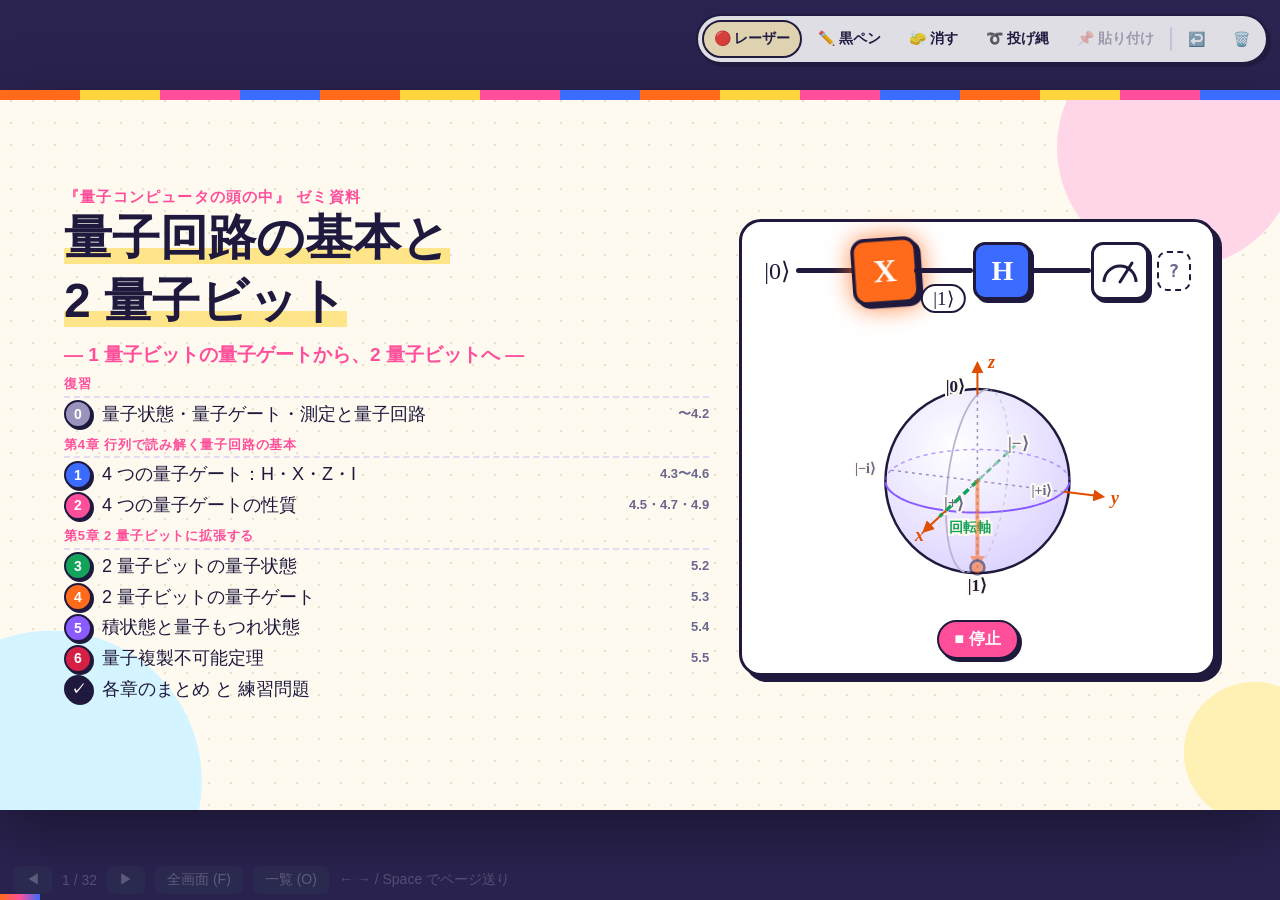
<file: 量子コンピュータの頭の中_4.1-5.5_2.html>
<!DOCTYPE html>
<html lang="ja">
<head>
<meta charset="utf-8">
<meta name="viewport" content="width=device-width, initial-scale=1">
<title>行列で読み解く量子回路の基本 ― H・X・Z・I ゲートと 1 量子ビットの量子回路</title>
<style>
:root{
  --ink:#1f1a3d; --muted:#6b6790; --line:#1f1a3d; --bg:#fffaf0;
  --accent:#ff6b1a; --accent-d:#e04e00; --accent-l:#fff1c2;
  --blue:#3b6cff; --blue-l:#dfe8ff; --green:#14a35a;
  --off:#b9b5d0; --pink:#ff4f9a; --yellow:#ffd53d; --purple:#8a5cff;
  --hard:4px 4px 0 var(--ink);
}
*{box-sizing:border-box}
html{-webkit-text-size-adjust:100%;text-size-adjust:100%}
html,body{margin:0;height:100%;background:#1e293b;overflow:hidden;
  font-family:"Hiragino Kaku Gothic ProN","Hiragino Sans","Noto Sans JP","Yu Gothic UI","Yu Gothic",Meiryo,sans-serif;color:var(--ink)}
#viewport{position:fixed;inset:0}
#stage{position:absolute;left:50%;top:50%;width:1280px;height:720px;transform-origin:center center;
  background:var(--bg);box-shadow:0 20px 60px rgba(0,0,0,.4);overflow:hidden}

/* ---------- slides ---------- */
.slide{position:absolute;inset:0;padding:44px 64px 50px;opacity:0;pointer-events:none;
  transform:translateX(60px);transition:opacity .55s ease,transform .55s ease;display:flex;flex-direction:column}
.slide.past{transform:translateX(-60px)}
.slide.active{opacity:1;transform:none;pointer-events:auto}
.slide::before{content:"";position:absolute;left:0;top:0;right:0;height:6px;
  background:linear-gradient(90deg,var(--accent),#facc15 50%,var(--blue))}
.chap{font-size:15px;color:var(--muted);letter-spacing:.05em}
h2{font-size:38px;margin:6px 0 22px;padding-left:16px;border-left:10px solid var(--accent);line-height:1.25}
h2 small{font-size:22px;color:var(--muted);font-weight:500;margin-left:12px}
.pageno{position:absolute;right:30px;bottom:16px;font-size:14px;color:var(--muted)}
.body{flex:1;min-height:0}
p,li{font-size:23px;line-height:1.6}
ul{margin:0;padding-left:1.2em}
li{margin:6px 0}
b.k{color:var(--accent-d)}
b.kb{color:var(--blue)}
.muted{color:var(--muted)}
.cols{display:grid;grid-template-columns:1.25fr 1fr;gap:30px;align-items:center;height:100%}
.cols.even{grid-template-columns:1fr 1fr}
.cols.wide{grid-template-columns:1.7fr 1fr}
.card{background:#fff;border-radius:18px;box-shadow:0 6px 24px rgba(15,23,42,.08);padding:18px 22px}
.point{background:var(--accent-l);border-left:7px solid var(--accent);padding:12px 18px;border-radius:10px;font-size:22px;line-height:1.55;margin-top:14px}
.point.blue{background:var(--blue-l);border-left-color:var(--blue)}
.hint{font-size:16px;color:var(--muted);margin-top:6px}
.formula{font-family:"Cambria Math","STIX Two Math","Times New Roman",serif;font-size:30px;background:#fff;border-radius:12px;
  padding:10px 20px;display:inline-block;box-shadow:0 3px 12px rgba(15,23,42,.08)}
sub{font-size:.65em}
.center{display:flex;justify-content:center;align-items:center}
.btns{display:flex;gap:10px;flex-wrap:wrap;margin-top:10px}
button.b{font:inherit;font-size:16px;padding:7px 16px;border-radius:999px;border:2px solid var(--blue);background:#fff;color:var(--blue);cursor:pointer;font-weight:700}
button.b:hover{background:var(--blue-l)}
button.b.playing{background:var(--blue);color:#fff}

/* fragments & entrance animations */
.frag{opacity:0;transform:translateY(18px);transition:opacity .45s ease,transform .45s ease}
.frag.vis{opacity:1;transform:none}
.slide.active .pop{animation:pop .6s cubic-bezier(.2,.8,.3,1.2) both;animation-delay:var(--d,0s)}
@keyframes pop{from{opacity:0;transform:translateY(24px) scale(.96)}to{opacity:1;transform:none}}

/* ---------- truth tables ---------- */
.ttcap{text-align:center;font-size:18px;font-weight:800;color:#334155;margin:0 0 6px}
.bitex{display:flex;gap:10px;margin:6px 0 4px;flex-wrap:wrap}
.bitex span{background:#fff;border-radius:10px;padding:4px 12px;font-size:18px;box-shadow:0 2px 8px rgba(15,23,42,.08)}
.bitex small{display:block;font-size:12px;color:var(--muted)}
.bitex b{color:var(--accent-d);font-family:Consolas,Menlo,monospace}
.quote{display:block;background:#fff;border-left:6px solid var(--blue);border-radius:8px;padding:6px 14px;box-shadow:0 2px 8px rgba(15,23,42,.08)}
.quote small{display:block;text-align:right;font-size:15px;color:var(--muted)}
.mapline{text-align:center;font-size:20px;margin-top:4px;font-family:Consolas,Menlo,monospace}
.mapline b{color:var(--blue);font-size:24px}
.mapline b.o{color:var(--accent-d)}
table.tt{border-collapse:collapse;font-size:22px;text-align:center;background:#fff;border-radius:12px;overflow:hidden;
  box-shadow:0 4px 16px rgba(15,23,42,.08);margin:0 auto}
table.tt th,table.tt td{padding:6px 16px;border:1px solid var(--line)}
table.tt th{background:#e2e8f0;font-size:18px;white-space:nowrap}
table.tt th.out{background:#fde7d3}
table.tt td.calc{font-family:Consolas,Menlo,monospace;color:var(--muted);font-size:19px}
table.tt td.out.one{color:var(--accent-d);font-weight:800}
table.tt tbody tr{cursor:pointer;transition:background .2s}
table.tt tbody tr:hover td{background:#f8fafc}
table.tt tbody tr.cur td{box-shadow:inset 0 0 0 999px rgba(250,204,21,.38)}
table.tt.small{font-size:18px}
.point.logic{display:flex;align-items:center;gap:14px}
.venn{width:112px;flex:none}
table.tt.small th,table.tt.small td{padding:3px 12px}
table.tt.small th{font-size:15px}
table.tt td{transition:background .3s,color .3s}
.slide.show-s table.tt td.s1{background:var(--blue-l);color:var(--blue);font-weight:800}
.slide.show-c table.tt td.c1{background:#fed7aa;color:var(--accent-d);font-weight:800}

/* ---------- circuits (SVG) ---------- */
svg.circ{width:100%;height:auto;display:block;user-select:none}
.wire{fill:none;stroke:var(--off);stroke-width:4;stroke-linejoin:round;stroke-linecap:round;transition:stroke .25s}
.wire.on{stroke:var(--accent)}
.flow{fill:none;stroke:#fff;stroke-width:2.2;stroke-dasharray:4 12;stroke-linecap:round;opacity:0;transition:opacity .25s}
.flow.on{opacity:.95;animation:flow .55s linear infinite}
@keyframes flow{from{stroke-dashoffset:16}to{stroke-dashoffset:0}}
.dot{fill:var(--off);transition:fill .25s}
.dot.on{fill:var(--accent)}
.gate path,.gate circle{fill:#fff;stroke:#1e293b;stroke-width:3;transition:fill .3s,stroke .3s}
.gate path.xorback{fill:none}
.gate.on path:not(.xorback),.gate.on circle{fill:var(--accent-l);stroke:var(--accent-d)}
.gate.on path.xorback{stroke:var(--accent-d)}
.gate.on{filter:drop-shadow(0 0 6px rgba(249,115,22,.55))}
.glabel{font-size:11px;fill:var(--muted);text-anchor:middle;font-weight:700;pointer-events:none}
.inp{cursor:pointer}
.inp circle{fill:#fff;stroke:var(--blue);stroke-width:3;transition:fill .2s}
.inp:hover circle{fill:var(--blue-l)}
.inp.on circle{fill:var(--blue);stroke:var(--blue)}
.inp .val{fill:var(--blue)}
.inp.on .val{fill:#fff}
.val{font-size:19px;font-weight:800;text-anchor:middle;pointer-events:none;font-family:Consolas,Menlo,monospace}
.lbl{font-size:20px;font-weight:700;fill:var(--ink)}
.lamp circle{fill:#f1f5f9;stroke:#475569;stroke-width:3;transition:fill .3s,stroke .3s}
.lamp .val{fill:#475569}
.lamp.on circle{fill:#facc15;stroke:var(--accent-d);filter:drop-shadow(0 0 10px rgba(250,204,21,.9))}
.lamp.on .val{fill:#7c2d12}
.probe{font-size:15px;font-weight:700;fill:var(--muted);font-family:Consolas,Menlo,monospace;transition:fill .3s}
.probe.on{fill:var(--accent-d)}
.habox{fill:rgba(37,99,235,.05);stroke:var(--blue);stroke-width:2;stroke-dasharray:7 6}
.halbl{font-size:15px;font-weight:700;fill:var(--blue)}

/* ripple adder */
.fa rect{fill:#fff;stroke:#1e293b;stroke-width:3;transition:fill .3s,stroke .3s}
.fa.active rect{fill:#fef3c7;stroke:var(--accent);filter:drop-shadow(0 0 12px rgba(249,115,22,.7))}
.fa.done rect{fill:#f8fafc}
.fa .t1{font-size:22px;font-weight:800;text-anchor:middle}
.fa .t2{font-size:18px;text-anchor:middle;fill:var(--muted);font-family:Consolas,Menlo,monospace}
.fa .t3{font-size:20px;text-anchor:middle;fill:var(--accent-d);font-weight:800;font-family:Consolas,Menlo,monospace}
.wait .val{fill:#94a3b8}
.wire.wait{stroke:#cbd5e1;stroke-dasharray:6 6}
.readout{font-size:26px;text-align:center;margin-top:6px;font-family:Consolas,Menlo,monospace}
.readout .eq{color:var(--accent-d);font-weight:800}

/* column addition */
.ca-grid{display:grid;grid-template-columns:110px repeat(5,72px);gap:6px 6px;justify-content:center;font-family:Consolas,Menlo,monospace}
.ca-grid div{height:64px;display:flex;align-items:center;justify-content:center;font-size:40px;font-weight:700;border-radius:10px;transition:background .3s}
.ca-grid .rl{font-size:18px;font-family:inherit;color:var(--muted);justify-content:flex-end;padding-right:10px;font-weight:700}
.ca-grid .carry{font-size:26px;color:var(--accent);height:44px}
.ca-grid .carry span,.ca-grid .sum span{opacity:0;transform:translateY(-20px);transition:all .5s cubic-bezier(.2,.8,.3,1.3)}
.ca-grid .carry.show span,.ca-grid .sum.show span{opacity:1;transform:none}
.ca-grid .sum{color:var(--blue)}
.ca-grid .hl{background:#fef3c7}
.ca-grid .bar{grid-column:1/-1;height:4px;background:var(--ink);border-radius:2px}
.ca-msg{min-height:80px;font-size:23px;margin-top:16px;line-height:1.5;text-align:center}

/* bars */
.barrow{display:grid;grid-template-columns:190px 1fr;align-items:center;gap:10px;margin:8px 0;font-size:18px}
.bar-bg{background:#e2e8f0;border-radius:8px;height:30px;overflow:hidden}
.bar-fill{height:100%;width:0;border-radius:8px;transition:width 1.2s cubic-bezier(.2,.8,.3,1);display:flex;align-items:center;justify-content:flex-end;padding-right:10px;color:#fff;font-weight:800}
.slide.active .bar-fill{width:var(--w)}
.bar-fill.o{background:var(--off)}
.bar-fill.a{background:var(--accent)}

/* bit tiles */
.tiles{display:flex;gap:14px;justify-content:center;margin:6px 0 16px}
.tile{background:#fff;border-radius:14px;padding:10px 18px;font-family:Consolas,Menlo,monospace;font-size:28px;box-shadow:0 4px 14px rgba(15,23,42,.08);text-align:center}
.tile b{color:var(--accent-d)}
.tile small{display:block;font-size:14px;color:var(--muted);font-family:inherit}
.chips{display:inline-flex;gap:6px;vertical-align:middle}
.chip{display:inline-block;width:34px;text-align:center;border-radius:6px;background:#fff;font-family:Consolas,monospace;font-weight:800;border:2px solid var(--line)}
.chip.ng{border-color:#dc2626;color:#dc2626;background:#fee2e2}
.chip.ok{border-color:var(--green);color:var(--green)}

/* title */
.title-wrap{display:grid;grid-template-columns:1.1fr 1fr;gap:30px;align-items:center;height:100%}
.title-wrap h1{font-size:54px;line-height:1.25;margin:0 0 14px}
.title-wrap .sub{font-size:30px;color:var(--accent-d);font-weight:700;margin-bottom:34px}
.title-wrap .meta{font-size:20px;color:var(--muted);line-height:1.8}
.agenda li{font-size:27px;margin:16px 0;list-style:none;display:flex;align-items:center;gap:16px}
.agenda .num{width:46px;height:46px;border-radius:50%;background:var(--ink);color:#fff;display:flex;align-items:center;justify-content:center;font-weight:800;flex:none}
.agenda .new{background:var(--accent)}
.tag{font-size:15px;background:var(--accent);color:#fff;border-radius:999px;padding:2px 12px;font-weight:700}
details{background:#fff;border-radius:12px;padding:10px 18px;margin:10px 0;box-shadow:0 3px 12px rgba(15,23,42,.06);font-size:22px}
details summary{cursor:pointer;font-weight:700}
details[open] summary{color:var(--accent-d)}
details div{margin-top:8px;line-height:1.6;color:#334155}

/* ---------- UI ---------- */
#ui{position:fixed;left:0;right:0;bottom:0;height:40px;display:flex;align-items:center;gap:10px;padding:0 14px;
  color:#cbd5e1;font-size:14px;opacity:.25;transition:opacity .3s;z-index:10}
#ui:hover{opacity:1}
#ui button{background:#334155;color:#fff;border:0;border-radius:6px;padding:5px 12px;cursor:pointer;font:inherit}
#progress{position:fixed;left:0;bottom:0;height:4px;background:var(--accent);transition:width .4s;z-index:11}

/* ---------- 一覧モード ---------- */
#ovHead{display:none}
body.overview{overflow:auto}
body.overview #viewport{position:static;padding:64px 24px 60px}
body.overview #ovHead{display:flex;position:fixed;left:0;right:0;top:0;height:52px;align-items:center;gap:16px;padding:0 24px;
  background:#0f172a;color:#e2e8f0;font-size:16px;z-index:12}
body.overview #ovHead b{font-size:18px}
body.overview #ovHead b,body.overview #ovHead button{white-space:nowrap}
@media (max-width:900px){body.overview #ovHead span{display:none}}
body.overview #ovHead button{background:var(--accent);color:#fff;border:0;border-radius:6px;padding:6px 14px;cursor:pointer;font:inherit;font-weight:700;margin-left:auto}
body.overview #stage{position:static;transform:none!important;width:auto;height:auto;overflow:visible;background:none;box-shadow:none;
  display:grid;grid-template-columns:repeat(var(--cols,4),var(--ow,256px));gap:22px}
/* 縮小は zoom ではなく transform で行う（iPad の Safari は zoom の扱いが異なり、中身の位置がずれるため）。
   transform は並べるときの大きさに影響しないので、負の余白で縮小後の大きさ（--ow × --oh）に合わせる */
body.overview .slide{position:relative;inset:auto;width:1280px;height:720px;opacity:1;pointer-events:auto;
  transform:scale(var(--z,.2));transform-origin:0 0;margin:0 calc(var(--ow,256px) - 1280px) calc(var(--oh,144px) - 720px) 0;
  cursor:pointer;background:var(--bg);border-radius:14px;box-shadow:0 10px 30px rgba(0,0,0,.35);outline:0 solid var(--accent);transition:outline-width .15s}
body.overview .slide *{pointer-events:none}
body.overview .slide:hover{outline-width:14px}
body.overview .slide.current{outline-width:22px}
body.overview .frag{opacity:1;transform:none}
body.overview .bar-fill{width:var(--w);transition:none}
body.overview .slide{overflow:hidden}
/* 一覧ではページ番号を右下の札にして、中身と重なっても読めるようにする */
body.overview .slide .pageno{font-size:40px;font-weight:900;color:#fff;background:var(--ink);border-radius:16px;padding:2px 20px;bottom:14px;right:14px;z-index:6}
body.overview #ui,body.overview #progress{display:none}

/* ---------- ポップ調デザイン（太枠・ずらし影・弾むアニメ） ---------- */
html,body{background:#2a2350}
#stage{background:
  radial-gradient(circle at 92% 8%,#ffd6e8 0 120px,transparent 121px),
  radial-gradient(circle at 4% 96%,#d4f4ff 0 150px,transparent 151px),
  radial-gradient(circle at 98% 92%,#fff0b3 0 70px,transparent 71px),
  radial-gradient(#e9e2cf 1.4px,transparent 1.6px) 0 0/22px 22px,
  var(--bg)}
.slide{transition:opacity .45s ease,transform .6s cubic-bezier(.3,1.5,.5,1)}
.slide::before{height:10px;background:repeating-linear-gradient(90deg,var(--accent) 0 80px,var(--yellow) 80px 160px,var(--pink) 160px 240px,var(--blue) 240px 320px)}
.chap{font-weight:700;color:var(--pink);letter-spacing:.08em}
h2{border-left:none;padding-left:54px;position:relative}
h2::before{content:"";position:absolute;left:0;top:50%;width:34px;height:34px;margin-top:-17px;border-radius:10px;
  background:linear-gradient(135deg,var(--yellow),var(--accent) 55%,var(--pink));border:3px solid var(--ink);transform:rotate(-12deg);box-shadow:3px 3px 0 var(--ink)}
.slide.active h2::before{animation:wiggle 1s cubic-bezier(.3,1.6,.5,1) both}
@keyframes wiggle{from{transform:rotate(-120deg) scale(.3)}to{transform:rotate(-12deg)}}
h2 small{white-space:nowrap;background:var(--accent-l);color:var(--ink);border:2px solid var(--ink);border-radius:999px;padding:2px 14px;font-size:18px;font-weight:700;vertical-align:middle}
b.k{color:var(--accent-d);background:linear-gradient(transparent 62%,#ffe58a 62%)}
b.kb{color:var(--blue);background:linear-gradient(transparent 62%,#cfe0ff 62%)}
.card{border:3px solid var(--ink);border-radius:22px;box-shadow:6px 6px 0 var(--ink)}
.point{border:2.5px solid var(--ink);border-left:10px solid var(--accent);border-radius:16px;box-shadow:var(--hard)}
.point.blue{border-left-color:var(--blue)}
.formula{border:2.5px solid var(--ink);box-shadow:var(--hard)}
button.b{border:2.5px solid var(--ink);background:var(--yellow);color:var(--ink);box-shadow:3px 3px 0 var(--ink);transition:transform .1s,box-shadow .1s}
button.b:hover{background:#ffe06b;transform:translate(-1px,-1px);box-shadow:4px 4px 0 var(--ink)}
button.b:active{transform:translate(2px,2px);box-shadow:1px 1px 0 var(--ink)}
button.b.playing{background:var(--pink);color:#fff}
.slide.active .pop{animation:pop .7s cubic-bezier(.3,1.6,.5,1) both;animation-delay:var(--d,0s)}
@keyframes pop{from{opacity:0;transform:translateY(30px) scale(.85) rotate(-2deg)}to{opacity:1;transform:none}}
.frag{transform:translateY(18px) scale(.95);transition:opacity .4s ease,transform .5s cubic-bezier(.3,1.6,.5,1)}

.bitex span,.quote,.tile,details{border:2.5px solid var(--ink);box-shadow:3px 3px 0 var(--ink)}
table.tt{border:3px solid var(--ink);box-shadow:5px 5px 0 var(--ink);border-collapse:separate;border-spacing:0}
table.tt th,table.tt td{border:0;border-right:1.5px solid #d9d4ea;border-bottom:1.5px solid #d9d4ea}
table.tt th{background:#ece6ff;border-bottom:2.5px solid var(--ink)}
table.tt th.out{background:#ffe1c7}
table.tt tbody tr.cur td{box-shadow:inset 0 0 0 999px rgba(255,213,61,.55)}

.wire{stroke-width:5}
.gate path,.gate circle{stroke:var(--ink);stroke-width:3.5}
.gate.on path:not(.xorback),.gate.on circle{fill:#ffe1c7;stroke:var(--ink)}
.gate.on path.xorback{stroke:var(--ink)}
.gate.on{filter:drop-shadow(3px 3px 0 var(--accent))}
.inp circle{stroke-width:3.5}
.inp.on circle{stroke:var(--ink)}
.lamp circle{stroke:var(--ink)}
.lamp.on circle{fill:var(--yellow);stroke:var(--ink);filter:drop-shadow(0 0 12px rgba(255,213,61,.95))}
.fa rect{stroke:var(--ink);rx:16}
.fa.active rect{fill:#fff1c2;stroke:var(--ink);filter:drop-shadow(4px 4px 0 var(--accent))}
.ca-grid .hl{background:#fff1c2;border:2px dashed var(--accent)}
.bar-bg{background:#ece6ff;border:2px solid var(--ink)}
.bar-fill.a{background:linear-gradient(90deg,var(--accent),var(--pink))}

.title-wrap h1{font-size:64px;background:linear-gradient(transparent 70%,#ffe58a 70%) no-repeat;display:inline;line-height:1.3;-webkit-box-decoration-break:clone;box-decoration-break:clone}
.title-wrap .sub{color:var(--pink);margin-top:18px;margin-bottom:22px;font-size:23px;white-space:nowrap}
.tchaps{display:flex;flex-direction:column;gap:12px}
.tchap{display:flex;align-items:center;gap:12px;background:#fff;border:2.5px solid var(--ink);border-radius:16px;box-shadow:3px 3px 0 var(--ink);padding:6px 14px 6px 6px}
.tchap .tno{background:var(--c);color:#fff;font-weight:900;border:2px solid var(--ink);border-radius:10px;padding:2px 10px;font-size:18px;flex:none}
.tchap .tname{font-weight:900;font-size:21px}
.tchap .tsec{margin-left:auto;font-size:14px;color:var(--muted);font-weight:700;white-space:nowrap}
.agenda .num{border:3px solid var(--ink);box-shadow:3px 3px 0 var(--ink);background:var(--blue)}
.agenda li:nth-child(3) .num{background:var(--pink)}
.agenda li:nth-child(4) .num{background:var(--green)}
.agenda li:nth-child(6) .num{background:var(--purple)}
.agenda li:nth-child(7) .num{background:var(--accent)}
.agenda .new{background:var(--accent)}
.tag{background:var(--pink);border:2px solid var(--ink);white-space:nowrap;flex:none}

/* 量子ビット（第4章）の数式・図 */
.math,.vec,.frac{font-family:"Cambria Math","STIX Two Math","Times New Roman",serif}
.eq{display:flex;align-items:center;justify-content:center;gap:8px;font-size:26px;flex-wrap:wrap}
.eq.inline{display:inline-flex;font-size:inherit;vertical-align:middle;gap:5px}
.vec{display:inline-grid;text-align:center;padding:1px 10px;border-left:3px solid currentColor;border-right:3px solid currentColor;border-radius:14px;line-height:1.25}
.vec.row{grid-auto-flow:column;column-gap:14px}
.eq.inline .vec{line-height:1.05;padding:0 7px;border-width:2px;border-radius:10px;font-size:.85em}
.frac{display:inline-grid;text-align:center;line-height:1.1;font-size:.85em;vertical-align:middle}
.frac>span:first-child{border-bottom:2px solid currentColor;padding:0 2px}
.brace{font-size:2.3em;font-weight:200;line-height:1;transform:scaleX(.7)}
.bar{width:2px;align-self:stretch;background:currentColor;margin:6px 2px}
.defbox{position:relative;background:#fff;border:3px solid var(--ink);border-radius:16px;box-shadow:var(--hard);padding:16px 18px 12px;margin-top:18px;font-size:20px;line-height:1.7}
.defbox::before{content:"定義";position:absolute;left:14px;top:-16px;background:var(--ink);color:#fff;font-weight:800;font-size:15px;border-radius:999px;padding:2px 14px}
.qrow{display:flex;align-items:center;gap:16px}
.qlab{width:110px;flex:none;font-weight:800;font-size:19px}
.qcells{display:flex;gap:26px;align-items:center}
.qbit{width:56px;height:56px;border:3px solid var(--ink);border-radius:12px;display:flex;align-items:center;justify-content:center;font-size:30px;font-weight:800;font-family:Consolas,Menlo,monospace;box-shadow:3px 3px 0 var(--ink);background:#fff}
.qarrow{margin:14px 0 14px 126px;color:var(--muted);font-weight:700}
.qverdict{margin-top:12px;text-align:center;font-size:24px;font-weight:900;padding:6px;border-radius:12px;border:2.5px solid var(--ink)}
.qverdict.ok{background:#d9f7e6;color:var(--green)}
.qverdict.ng{background:#ffe0e6;color:#d61f45}

/* 目次の教科書の章見出し */
.agenda li.agroup{font-size:17px;font-weight:900;color:var(--pink);letter-spacing:.06em;margin:14px 0 -4px;border-bottom:2.5px dashed #e3dcf2;padding-bottom:4px}
.agenda li.agroup:first-child{margin-top:0}

/* 教科書の章の扉（本の章扉風） */
.partdoor .pd-wrap{position:relative;height:100%;display:flex;flex-direction:column;align-items:center;justify-content:center;text-align:center;padding-bottom:40px}
.pd-src{font-size:18px;font-weight:700;color:var(--muted);letter-spacing:.08em}
.pd-no{margin-top:14px;font-size:30px;font-weight:900;color:#fff;background:var(--c);border:3px solid var(--ink);border-radius:999px;padding:4px 26px;box-shadow:4px 4px 0 var(--ink);letter-spacing:.12em}
.pd-title{font-size:68px;line-height:1.25;margin:22px 0 26px;background:linear-gradient(transparent 70%,#ffe58a 70%);display:inline;-webkit-box-decoration-break:clone;box-decoration-break:clone}
.pd-secs{display:flex;flex-direction:column;align-items:center;gap:10px;margin-top:22px}
.pd-secs span{background:#fff;border:2.5px solid var(--ink);border-radius:999px;padding:4px 18px;font-size:19px;font-weight:700;box-shadow:3px 3px 0 var(--ink)}
.pd-secs span.add{background:var(--accent-l)}
.pd-bg{position:absolute;left:0;right:0;bottom:4px;display:flex;justify-content:center;color:var(--c);opacity:.13;font-size:84px;pointer-events:none}
.pd-bg .eq{font-size:50px;gap:14px}
.pd-bg .vec{border-width:5px;border-radius:40px;padding:4px 26px;line-height:1.15}

/* 量子状態をつくってみる（ベクトルの足し算） */
.qbuild{display:grid;grid-template-columns:1fr 200px;gap:10px;align-items:center}
.qbuild svg{width:100%;height:auto;display:block;user-select:none}
.qb-side{display:flex;flex-direction:column;gap:10px}
.qb-side button.b{width:100%}
.qslider{display:grid;grid-template-columns:22px 1fr 52px;align-items:center;gap:6px;font-weight:800}
.qslider .qs-name{font-family:"Cambria Math","Times New Roman",serif;font-size:24px;font-style:italic}
.qslider .qs-name.la{color:#e04e00}
.qslider .qs-name.lb{color:var(--blue)}
.qslider .qs-val{font-family:Consolas,Menlo,monospace;font-size:17px;text-align:right}
.qslider input{width:100%;accent-color:var(--ink);height:28px;touch-action:none}
.qb-eq{font-size:22px;margin-top:4px}
.qb-eq .na{color:#e04e00;font-weight:700}
.qb-eq .nb{color:var(--blue);font-weight:700}
.qb-row{display:flex;align-items:center;justify-content:center;gap:14px;margin-top:6px}
.qb-sum{font-size:21px}
.qb-row .qverdict{margin-top:0;font-size:17px;padding:3px 10px;white-space:nowrap;flex:none;width:200px;box-sizing:border-box}
.qb-row .pgauge{flex:1;margin:0 0 14px}
/* 確率のゲージ：太枠の箱がちょうど「確率 1」。足りない分は灰色の斜線、はみ出した分は赤の斜線 */
.pgauge{position:relative;height:28px}
.pg-box{position:absolute;left:0;top:0;bottom:0;width:60%;border:3px solid var(--ink);border-radius:8px;box-shadow:3px 3px 0 var(--ink);background:#fff;z-index:0}
.pg-seg,.pg-gap,.pg-over{position:absolute;top:3px;bottom:3px;z-index:1;transition:left .3s,width .3s}
.pg-seg.a{background:var(--accent);border-radius:5px 0 0 5px}
.pg-seg.b{background:var(--blue)}
.pg-gap{background:repeating-linear-gradient(45deg,#cfc7e6 0 5px,transparent 5px 10px)}
.pg-over{top:0;bottom:0;background:repeating-linear-gradient(45deg,rgba(214,31,69,.75) 0 5px,rgba(214,31,69,.15) 5px 10px);
  border:2.5px dashed #d61f45;border-left:0;border-radius:0 8px 8px 0;z-index:2}
.pg-tick{position:absolute;top:100%;margin-top:3px;transform:translateX(-50%);font:800 13px Consolas,Menlo,monospace;color:var(--ink)}
.pgauge.instant .pg-seg,.pgauge.instant .pg-gap,.pgauge.instant .pg-over{transition:none}
.qb-sum{font-size:18px;font-weight:700}

/* XOR ＝ 2進数の足し算の 1 桁目 */
.b1row{display:flex;gap:10px;margin-top:8px}
.b1c{flex:1;background:#fff;border:2px solid var(--ink);border-radius:10px;padding:4px 6px;text-align:center;font-family:Consolas,Menlo,monospace;font-size:17px;white-space:nowrap}
.b1e{color:var(--muted);margin-right:4px}
.b1r{font-weight:900;font-size:20px;letter-spacing:2px}
.b1hi{color:#b9b5d0}
.b1lo{color:#fff;background:var(--accent);border-radius:5px;padding:0 4px}
.b1leg{margin-top:6px;font-size:14px;color:var(--muted);font-weight:700}
.b1leg .b1lo,.b1leg .b1hi{background:none;padding:0}
.b1leg .b1lo{color:var(--accent)}

/* 測定（3.3） */
.mworld{display:flex;align-items:center;gap:12px}
.mw-lab{width:128px;flex:none;font-weight:900;font-size:15px;text-align:center;line-height:1.3;white-space:nowrap}
.mw-box{flex:1;display:flex;align-items:center;justify-content:space-around;border:2.5px solid var(--ink);border-radius:14px;min-height:74px;padding:8px;background:#f1ecff}
.mw-box.mw-q{flex-direction:column;gap:4px;padding:6px 8px}
.mw-state{font-size:20px}
.mw-kets{display:flex;justify-content:space-around;width:100%}
.mworld.c .mw-box{background:#fff8e6;justify-content:center;gap:22px}
.mket{display:inline-flex;align-items:center;justify-content:center;width:76px;height:50px;border:2.5px solid var(--ink);border-radius:50%;
  font-family:"Cambria Math","Times New Roman",serif;font-size:24px;background:#fff;flex:none}
.mworld.q .mket{background:#e3d9ff;animation:mwob 1.6s ease-in-out infinite}
.mworld.q .m1{animation-delay:.8s}
@keyframes mwob{50%{transform:scale(1.08);box-shadow:0 0 14px rgba(138,92,255,.6)}}
.mres.r0{background:var(--accent);color:#fff}
.mres.r1{background:var(--blue);color:#fff}
.mres.hit{animation:mhit .5s cubic-bezier(.3,1.6,.5,1)}
@keyframes mhit{from{transform:scale(.3)}to{transform:none}}
.mw-note{font-size:14px;color:var(--muted);font-weight:700;line-height:1.4}
.mdrop{display:flex;align-items:center;justify-content:center;gap:10px;margin:8px 0;border-top:2.5px dashed #b9b5d0;padding-top:6px}
.marrow{font-size:24px}
.marrow.go{animation:mgo .45s ease}
@keyframes mgo{from{transform:translateY(-16px);opacity:.2}}
.mtag{border:2px solid var(--ink);border-radius:8px;padding:0 10px;font-weight:900;background:#fff}
.mhist{display:flex;flex-wrap:wrap;gap:4px;justify-content:center;min-height:28px;margin-top:8px}
.mhist span{font-family:"Cambria Math","Times New Roman",serif;font-size:15px;border-radius:8px;padding:1px 7px;color:#fff;font-weight:700}
.mhist .h0{background:var(--accent)}
.mhist .h1{background:var(--blue)}

/* ブロッホ球 */
.bpresets{display:grid;grid-template-columns:repeat(3,1fr);gap:5px}
.bpresets button{font:700 16px "Cambria Math","Times New Roman",serif;color:var(--ink);background:#fff;border:2px solid var(--ink);border-radius:10px;
  padding:3px 0;cursor:pointer;box-shadow:2px 2px 0 var(--ink)}
.bpresets button:hover{background:var(--accent-l)}
.bformula{font-size:19px;margin-top:2px;min-height:34px}

/* 復習問題：カードをクリックすると答えが出る */
.quiz{display:grid;grid-template-columns:repeat(2,minmax(0,1fr));grid-auto-rows:1fr;gap:12px 16px;align-content:center}
.qz{display:flex;flex-direction:column;background:#fff;border:2.5px solid var(--ink);border-radius:16px;box-shadow:4px 4px 0 var(--ink);padding:10px 14px;cursor:pointer;transition:transform .12s,box-shadow .12s}
.qz:hover{transform:translate(-1px,-1px);box-shadow:5px 5px 0 var(--ink)}
.qz-q{display:flex;gap:10px;align-items:flex-start;font-size:17px;line-height:1.5;font-weight:600}
.qz-no{flex:none;background:var(--blue);color:#fff;font-weight:900;font-size:14px;border:2px solid var(--ink);border-radius:999px;padding:1px 9px;margin-top:2px}
.qz-a{margin-top:auto;padding-top:8px;min-height:40px;display:flex;align-items:center;border-top:2px dashed #e3dcf2;font-size:17px;line-height:1.5}
.qz-hide{color:var(--muted);font-weight:800;font-size:15px}
.qz-ans{display:none;color:#1f1a3d}
.qz.open{background:#fffaf0}
.qz.open .qz-no{background:var(--green)}
.qz.open .qz-hide{display:none}
.qz.open .qz-ans{display:inline;animation:qzIn .4s cubic-bezier(.3,1.6,.5,1)}
@keyframes qzIn{from{opacity:0;transform:translateY(6px) scale(.96)}to{opacity:1;transform:none}}
.quiz.q2{grid-template-columns:repeat(6,minmax(0,1fr));grid-auto-rows:auto}
.quiz.q2 .qz{grid-column:span 2}
.quiz.q2 .qz.dia{grid-column:span 3}
.quiz.q2 .qz.wide .qzc{max-height:200px}
.quiz.q2 .qz-q{font-size:16px}
.quiz.q2 .qz-a{font-size:15.5px;min-height:34px}
.qz-q > span:last-child{min-width:0;flex:1}
.qzc{display:block;width:100%;max-height:170px;margin:6px auto 0;font-family:"Hiragino Kaku Gothic ProN","Hiragino Sans","Noto Sans JP",Meiryo,sans-serif}
.qzc .qg{fill:#f1ecff;stroke:#1f1a3d;stroke-width:2.5;stroke-dasharray:6 4}
.qzc .g-q{font-size:26px;font-weight:900;fill:#8a5cff}
.qzc .g-ans{display:none;font-weight:900;fill:#1f1a3d}
.qz.open .qzc .qg{fill:#fff1c2;stroke-dasharray:none}
.qz.open .qzc .g-q{display:none}
.qz.open .qzc .g-ans{display:inline}
.quiz.q3{grid-auto-rows:auto}
.quiz.q3 .qz{min-height:118px}
.quiz.q3 .qz:last-child{grid-column:span 2}
.qzc.qzbloch{max-height:145px}
.qgb{cursor:pointer}
.qgb:hover .qg{fill:#e6dcff}
.qgb.shown .qg{fill:#fff1c2;stroke-dasharray:none}
.qgb.shown .g-q{display:none}
.qgb.shown .g-ans{display:inline;animation:qzIn .35s cubic-bezier(.3,1.6,.5,1)}
h2 .qz-all{font-size:14px;padding:4px 14px;margin-left:16px;vertical-align:middle}

/* 章の扉スライド */
.door-wrap{position:relative;display:grid;grid-template-columns:auto 1fr;gap:64px;align-items:center;height:100%;padding:0 40px}
.door-num{width:210px;height:210px;border-radius:46px;background:var(--c);color:#fff;border:5px solid var(--ink);box-shadow:10px 10px 0 var(--ink);
  display:flex;align-items:center;justify-content:center;font-size:140px;font-weight:900;font-family:Consolas,Menlo,monospace;transform:rotate(-6deg)}
.slide.active .door-num{animation:doorIn .9s cubic-bezier(.3,1.6,.5,1) both}
@keyframes doorIn{from{opacity:0;transform:rotate(-120deg) scale(.3)}to{opacity:1;transform:rotate(-6deg)}}
.door-label{font-size:22px;font-weight:900;letter-spacing:.14em;color:var(--c)}
.door-label .door-book{display:block;font-size:16px;letter-spacing:.04em;color:var(--muted);margin-bottom:2px}
.door-label .tag{font-size:15px;letter-spacing:0;vertical-align:middle;margin-left:8px}
.door h1{font-size:80px;line-height:1.15;margin:6px 0 4px}
.door-lead{font-size:32px;font-weight:700;color:var(--muted);margin:0 0 30px}
.door-topics{display:flex;flex-wrap:wrap;gap:12px}
.door-topics span{background:#fff;border:2.5px solid var(--ink);border-radius:999px;padding:4px 18px;font-size:19px;font-weight:700;box-shadow:3px 3px 0 var(--ink)}
.door-bg{position:absolute;right:-20px;bottom:-150px;font-size:600px;font-weight:900;line-height:1;color:var(--c);opacity:.09;
  font-family:Consolas,Menlo,monospace;pointer-events:none}
#progress{height:6px;background:linear-gradient(90deg,var(--accent),var(--pink),var(--blue))}

/* ---------- レーザーポインター（Apple Pencil） ---------- */
#stage{-webkit-user-select:none;user-select:none;-webkit-touch-callout:none}
body:not(.overview) #stage{touch-action:none}
#laser{position:absolute;left:0;top:0;width:1280px;height:720px;pointer-events:none;z-index:5}
body.overview #laser{display:none}
/* 黒ペン（Apple Pencil で書き込み） */
#ink{position:absolute;left:0;top:0;width:1280px;height:720px;pointer-events:none;z-index:4}
#penbar{position:fixed;right:12px;top:14px;z-index:20;display:flex;align-items:center;gap:4px;background:#fff;border:2.5px solid var(--ink);
  border-radius:999px;box-shadow:3px 3px 0 var(--ink);padding:4px;touch-action:manipulation;opacity:.85}
#penbar:hover{opacity:1}
#penbar button{height:38px;min-width:38px;border-radius:999px;border:2px solid transparent;background:none;font:inherit;font-size:14px;font-weight:800;
  color:var(--ink);cursor:pointer;display:flex;align-items:center;justify-content:center;gap:4px;padding:0 10px}
#penbar button.on{background:var(--accent-l);border-color:var(--ink)}
#penbar .sep{width:2px;height:24px;background:#e3dcf2;border-radius:1px}
body.overview #ink,body.overview #penbar{display:none}

@media print{
  @page{size:1280px 720px;margin:0}
  html,body{overflow:visible;background:#fff}
  #viewport{position:static}
  #stage{position:static;transform:none!important;box-shadow:none;width:auto;height:auto;overflow:visible;background:none}
  .slide{position:relative;width:1280px;height:720px;opacity:1;transform:none;page-break-after:always;background:var(--bg)}
  .frag{opacity:1;transform:none}
  #ui,#progress,.btns,.hint,#laser,#penbar{display:none}
}

/* ---------- 3.3（続き）〜 3.4.3 で追加した部品 ---------- */
svg.plane{display:block;width:100%;user-select:none}
.defbox.rv::before{content:"前回の復習";background:var(--accent)}
.vec.m2{grid-template-columns:repeat(2,auto);column-gap:12px}
.hl{background:#ffe58a;border-radius:6px;padding:0 3px}

/* 選択ボタン */
.picker{display:flex;gap:6px;flex-wrap:wrap;align-items:center}
.picker .pk-l{font-weight:800;font-size:15px;color:var(--muted);margin-right:2px;font-family:"Cambria Math","Times New Roman",serif}
.picker button{font:700 16px "Cambria Math","Times New Roman",serif;color:var(--ink);background:#fff;border:2px solid var(--ink);border-radius:10px;
  padding:3px 11px;cursor:pointer;box-shadow:2px 2px 0 var(--ink)}
.picker button:hover{background:var(--accent-l)}
.picker button.on{background:var(--yellow)}
.picker button.bad{color:#d61f45}
.picker button.bad.on{background:#ffe0e6}

/* 確率・回数の横棒 */
.hbars{margin:6px 0}
.hb{display:grid;grid-template-columns:44px 1fr 118px;align-items:center;gap:8px;margin:7px 0}
.hb-l{font-size:20px;font-weight:700;text-align:center}
.hb-t{position:relative;height:28px;background:#ece6ff;border:2.5px solid var(--ink);border-radius:8px}
.hb-f{position:absolute;left:0;top:0;bottom:0;width:0;border-radius:5px;transition:width .45s cubic-bezier(.2,.8,.3,1)}
.hb-f.a{background:var(--accent)}
.hb-f.b{background:var(--blue)}
.hb-mk{display:none;position:absolute;top:-7px;bottom:-7px;width:0;border-left:3px dotted var(--ink)}
.hb-v{font:800 15px Consolas,Menlo,monospace;text-align:right;white-space:nowrap}
.hbars.mini .hb{grid-template-columns:34px 1fr 54px;gap:5px;margin:4px 0}
.hbars.mini .hb-l{font-size:16px}
.hbars.mini .hb-t{height:20px}
.hbars.mini .hb-v{font-size:13px}

/* 10回測定 */
.m01-state{font-size:21px;margin:10px 0 2px;min-height:40px}
.shots{display:grid;grid-template-columns:repeat(10,1fr);gap:5px;margin:10px 0 8px}
.shot{height:38px;border:2.5px dashed #c9c1e3;border-radius:9px;display:flex;align-items:center;justify-content:center;
  font:700 16px "Cambria Math","Times New Roman",serif;color:#fff}
.shot.r0{background:var(--accent);border:2.5px solid var(--ink);animation:mhit .4s cubic-bezier(.3,1.6,.5,1)}
.shot.r1{background:var(--blue);border:2.5px solid var(--ink);animation:mhit .4s cubic-bezier(.3,1.6,.5,1)}
.qverdict.pp{background:#efe7ff;color:var(--purple)}
.qverdict.wait{background:#fff;color:var(--muted);border-style:dashed}

/* 測定の計算 */
.mcalc{display:flex;align-items:center;gap:8px;flex-wrap:wrap;font-size:18px;background:#fff;border:2.5px solid var(--ink);border-radius:14px;
  box-shadow:3px 3px 0 var(--ink);padding:6px 12px;margin:8px 0}
.mcalc .eq.inline{font-size:21px}
.mc-k{font-family:"Cambria Math","Times New Roman",serif;font-weight:700;color:#fff;border:2px solid var(--ink);border-radius:999px;padding:0 10px;font-size:19px}
.mc-k.a{background:var(--accent)}
.mc-k.b{background:var(--blue)}
.mc-after{margin-left:auto;font-size:15px;font-weight:800;color:var(--muted)}
.ps-total{text-align:center;font-size:18px;font-weight:800;margin-top:4px}
.ps-total b{font-family:Consolas,Menlo,monospace;color:var(--pink);font-size:22px}
.mr-row{display:flex;align-items:center;gap:14px;justify-content:center;margin-top:2px}
.mr-eq{font-size:18px;line-height:1.5;min-height:54px;display:flex;align-items:center}
.mr-eq .eq{font-size:18px}

/* ベクトルは違うのに… */
table.tt.static tbody tr{cursor:default}
table.tt.static tbody tr:hover td{background:none}
table.tt.small td .eq.inline .vec{font-size:15px}
.sm-mode{text-align:center;font-weight:900;font-size:16px;margin:0 0 2px;min-height:24px}
.sm-hists{display:grid;grid-template-columns:1fr 1fr;gap:14px}
.sm-cap{font-size:14px;font-weight:900;text-align:center;font-family:"Cambria Math","Times New Roman",serif}

/* 古典ゲートと量子ゲート */
.pipe-row{display:grid;grid-template-columns:62px 1fr;align-items:center;gap:10px;margin:14px 0 22px}
.pipe-lab{font-weight:900;font-size:16px;text-align:center;line-height:1.3;color:var(--accent-d)}
.pipe-row.q .pipe-lab{color:var(--purple)}
.pipe{display:flex;align-items:center}
.tok{min-width:84px;height:58px;padding:0 10px;border:3px solid var(--ink);border-radius:14px;background:#fff;display:flex;align-items:center;justify-content:center;
  font:800 26px Consolas,Menlo,monospace;box-shadow:3px 3px 0 var(--ink);white-space:nowrap;transition:opacity .35s,transform .45s cubic-bezier(.3,1.6,.5,1)}
.tok.q{font:400 22px "Cambria Math","Times New Roman",serif;border-radius:999px;background:#e3d9ff}
.tok.hid{opacity:0;transform:scale(.5)}
.pwire{flex:1;min-width:18px;height:6px;background:var(--off);border-radius:3px}
.pwire.on{background:repeating-linear-gradient(90deg,var(--accent) 0 12px,#ffc08f 12px 20px);background-size:20px 100%;animation:pw .45s linear infinite}
.pipe-row.q .pwire.on{background:repeating-linear-gradient(90deg,var(--purple) 0 12px,#c9b3ff 12px 20px);background-size:20px 100%}
@keyframes pw{to{background-position:20px 0}}
.gbox{flex:none;width:86px;height:86px;border:3.5px solid var(--ink);border-radius:18px;background:#fff;display:flex;align-items:center;justify-content:center;
  font-weight:900;font-size:24px;box-shadow:4px 4px 0 var(--ink);transition:background .3s,transform .3s cubic-bezier(.3,1.6,.5,1)}
.gbox.q{font:700 34px "Cambria Math","Times New Roman",serif}
.gbox.on{background:#ffe1c7;transform:scale(1.1) rotate(-3deg)}
.gbox.q.on{background:#e3d9ff}
.pipe-note{text-align:center;font-size:17px;font-weight:700;min-height:54px;background:#fffaf0;border:2.5px dashed #d9d4ea;border-radius:12px;padding:6px 10px;line-height:1.5}

/* ユニタリ発展 */
.u-main{display:grid;grid-template-columns:236px 1fr;align-items:center;gap:6px;margin-top:4px}
.u-eqs .eq{font-size:19px;justify-content:flex-start;gap:5px}
.u-eqs .u-res{margin-top:10px;font-size:18px}
.u-check{font-size:16px;text-align:center;background:#d9f7e6;border:2.5px solid var(--ink);border-radius:12px;padding:3px 10px;font-weight:700}
.u-check .eq{font-size:16px}
.na{color:#e04e00;font-weight:700}
.nb{color:var(--blue);font-weight:700}

/* 巨大な行列 */
.hz-sl{grid-template-columns:150px 1fr 40px;font-size:17px}
.hz-main{display:grid;grid-template-columns:180px 1fr;gap:16px;align-items:center;margin-top:8px}
#hzCanvas{width:180px;height:180px;border:3px solid var(--ink);border-radius:10px;box-shadow:4px 4px 0 var(--ink);background:#fff}
.hz-stats div{margin:4px 0}
.hz-stats small{display:block;font-size:13px;color:var(--muted);font-weight:700}
.hz-stats b{font:800 20px Consolas,Menlo,monospace}
.hz-tag{display:inline-block;margin-top:4px!important;font-weight:900;font-size:16px;border:2.5px solid var(--ink);border-radius:999px;padding:2px 14px;background:var(--accent-l)}
.hz-bar{height:18px;border:2.5px solid var(--ink);border-radius:8px;background:#ece6ff;margin-top:12px;overflow:hidden}
.hz-bar div{height:100%;width:0;background:linear-gradient(90deg,var(--green),var(--yellow),var(--accent),#d61f45);transition:width .3s}

/* 3.4.1 */
.pf{display:grid;grid-template-columns:92px 1fr auto;align-items:center;gap:8px;font-family:"Cambria Math","Times New Roman",serif;font-size:21px;padding:4px 0;border-bottom:1.5px dashed #e3dcf2}
.pf:last-child{border-bottom:0}
.pf-n{font-family:"Hiragino Kaku Gothic ProN","Hiragino Sans","Noto Sans JP",Meiryo,sans-serif;font-size:13px;font-weight:800;color:#fff;background:var(--purple);border-radius:999px;padding:1px 10px;white-space:nowrap}
.kp-main{display:grid;grid-template-columns:220px 1fr;align-items:center;gap:6px;margin-top:4px}
.kp-eq{font-size:17px;justify-content:flex-start;gap:4px}
.kp-dag{font-size:15px;justify-content:flex-start;gap:4px;margin-top:10px}
.kp-sum{text-align:center;font-size:15px;font-weight:700;margin:4px 0 2px}

/* 3.4.2 */
.sk-out{text-align:center;font-size:17px;font-weight:800;min-height:26px;margin-bottom:2px}
.sk-out b{font-family:Consolas,Menlo,monospace}

/* 3.4.3 */
.rv-chain{display:flex;flex-wrap:wrap;gap:5px;justify-content:center;align-items:center;min-height:36px;font-family:"Cambria Math","Times New Roman",serif;font-size:19px}
.rv-chain .gch{background:#e3d9ff;border:2px solid var(--ink);border-radius:8px;padding:0 8px;animation:mhit .4s cubic-bezier(.3,1.6,.5,1)}
.rv-msg{text-align:center;font-weight:900;font-size:17px;min-height:28px;margin:2px 0}
.rv-msg.ok{color:var(--green)}
.rv-msg.go{color:var(--purple)}

/* AND */
#tAnd{margin-top:2px}
#tAnd tbody tr.rv td{box-shadow:inset 0 0 0 999px rgba(255,79,154,.22)}
.and-msg{text-align:center;font-weight:800;font-size:17px;min-height:28px;margin-top:6px}

/* まとめ */
.sumgrid{display:grid;grid-template-columns:repeat(3,minmax(0,1fr));grid-auto-rows:1fr;gap:16px 18px;align-content:center}
.sm{background:#fff;border:2.5px solid var(--ink);border-radius:18px;box-shadow:5px 5px 0 var(--ink);padding:12px 16px;border-top:10px solid var(--c)}
.sm .smn{display:inline-block;background:var(--c);color:#fff;font-weight:900;font-size:14px;border:2px solid var(--ink);border-radius:999px;padding:0 10px;margin-bottom:6px}
.sm b{display:block;font-size:23px;line-height:1.4}
.sm p{font-size:19px;line-height:1.6;margin:8px 0 0;color:#3b3560}
.quiz .qz-q{font-size:20px}
.quiz .qz-a{font-size:19px}
.pop2{animation:mhit .45s cubic-bezier(.3,1.6,.5,1)}
/* ---------- 3.4（トフォリ）〜 3.5・コラムで追加した部品 ---------- */
.defbox.thm::before{content:var(--thm);background:var(--pink)}
.tagq{display:inline-block;margin-top:4px;font-size:15px;font-weight:800;color:var(--purple);background:#efe7ff;border:2px solid var(--ink);border-radius:999px;padding:0 12px}
/* トフォリ */
.tf-main{display:grid;grid-template-columns:1fr auto 1fr;align-items:center;gap:14px}
.tf-col{display:flex;flex-direction:column;align-items:center;gap:7px}
.tf-col small{font-size:13px;font-weight:800;color:var(--muted)}
.tf-bit,.tf-out{width:52px;height:42px;border:3px solid var(--ink);border-radius:10px;background:#fff;font:800 22px Consolas,Menlo,monospace;
  display:flex;align-items:center;justify-content:center;box-shadow:3px 3px 0 var(--ink);color:var(--ink)}
.tf-bit{cursor:pointer;border-color:var(--blue);color:var(--blue)}
.tf-bit.on{background:var(--blue);color:#fff;border-color:var(--ink)}
.tf-out.on{background:var(--yellow)}
.tf-out.c{outline:3px dashed var(--pink);outline-offset:3px}
.tf-bit.c{outline:3px dashed #b9b5d0;outline-offset:3px}
.tf-box{width:118px;height:150px;border:3.5px solid var(--ink);border-radius:18px;background:#efe7ff;display:flex;align-items:center;justify-content:center;
  text-align:center;font-weight:900;font-size:19px;box-shadow:5px 5px 0 var(--ink)}
#tfTable td.and{color:var(--pink);font-weight:900}
#tfTable tbody tr{cursor:pointer}
/* 図3.5 */
.f35-tag{text-align:center;font-size:16px;font-weight:700;border:2.5px solid var(--ink);border-radius:999px;padding:3px 10px;margin-bottom:6px;transition:background .3s}
.f35-grid{display:grid;grid-template-columns:1fr 1fr;gap:10px}
.f35-name{text-align:center;font-weight:900;font-size:16px}
.f35-down{text-align:center;font-weight:900;color:var(--muted);font-size:14px;margin:2px 0}
/* 立方体（CSS 3D） */
.c3row{display:grid;grid-template-columns:1fr 1fr;gap:10px;margin:4px 0 6px}
.c3row .f35-name{font-size:14px;min-height:38px;display:flex;align-items:center;justify-content:center;line-height:1.3}
.c3wrap{height:190px;perspective:700px;display:flex;align-items:center;justify-content:center}
.c3{position:relative;width:110px;height:110px;transform-style:preserve-3d}
.c3in{position:absolute;inset:0;transform-style:preserve-3d}
.c3f{position:absolute;inset:0;border:3px solid var(--ink);background:rgba(255,250,240,.8);display:flex;align-items:center;justify-content:center}
.c3f span{font:900 44px Consolas,Menlo,monospace;color:var(--pink);opacity:0;transition:opacity .3s}
.slide.c3marked .c3f span{opacity:1}
/* 3.5.3 */
.in-row{display:grid;grid-template-columns:1fr auto;align-items:center;gap:10px;padding:6px 0;border-bottom:1.5px dashed #e3dcf2}
.in-row:last-child{border-bottom:0}
.in-row .eq.inline{font-size:19px}
.in-p{display:flex;flex-direction:column;align-items:center;border:2px solid var(--ink);border-radius:10px;padding:2px 10px;font-size:17px;background:#fff}
.in-p small{font-size:11.5px;font-weight:800;color:var(--muted)}
.in-p.a b{color:#e04e00}
.in-p.b b{color:var(--blue)}
/* コラム */
.sch-cmp{display:grid;grid-template-columns:1fr 1.5fr;gap:10px}
.sch-cmp div{background:#fff;border:2.5px solid var(--ink);border-radius:14px;box-shadow:3px 3px 0 var(--ink);padding:8px 12px;text-align:center;display:flex;flex-direction:column;gap:4px;justify-content:center}
.sch-cmp small{font-size:13px;font-weight:800;color:var(--muted)}
.sch-cmp .math{font-size:22px}
.sch-cmp em{font-style:normal;font-size:14px;font-weight:900;color:var(--accent-d)}
.sch-eq{display:flex;justify-content:center;align-items:center;gap:4px;flex-wrap:wrap;margin:6px 0 10px}
.sch-p{font:400 32px "Cambria Math","Times New Roman",serif;color:var(--ink);background:#fff;border:2.5px dashed #b9b5d0;border-radius:12px;padding:2px 8px;cursor:pointer;min-height:66px;display:flex;align-items:center}
.sch-p .frac{font-size:.75em}
.sch-p:hover{background:var(--accent-l)}
.sch-p.on{background:var(--yellow);border:2.5px solid var(--ink);box-shadow:3px 3px 0 var(--ink)}
.sch-exp{display:grid;grid-template-columns:70px 1fr;gap:12px;align-items:center;min-height:170px;background:#fffaf0;border:2.5px solid var(--ink);border-radius:14px;padding:10px 14px;font-size:17px;line-height:1.65}
.sch-k{font-size:34px;text-align:center;font-family:"Cambria Math","Times New Roman",serif}

/* ブロッホ球を使う部品 */
.zp-main{display:grid;grid-template-columns:1fr 1fr;gap:8px;align-items:start}
.zp-ctl{display:flex;gap:10px;align-items:center;margin-top:4px}
.zp-ctl .bpresets{flex:none;grid-template-columns:repeat(4,auto)}
.zp-ctl .bpresets button{padding:3px 8px;white-space:nowrap}
.zp-vals{display:flex;gap:14px;justify-content:center;font-size:15px;margin-top:4px}
.se-main{display:grid;grid-template-columns:210px 1fr;gap:10px;align-items:center;margin-top:4px}
.defbox .math{white-space:nowrap}
.pipe-note:empty{visibility:hidden}
.u-pickers{display:flex;gap:22px;flex-wrap:wrap;align-items:center}


/* 普通の計算と、高速なアルゴリズムがある問題（競争のイメージ） */
.qc-tabs{display:grid;grid-template-columns:1fr 1fr;gap:6px}
.qc-tabs button{font:800 14px inherit;font-family:inherit;color:var(--ink);background:#fff;border:2px solid var(--ink);border-radius:10px;padding:5px 4px;cursor:pointer;box-shadow:2px 2px 0 var(--ink)}
.qc-tabs button.on{background:var(--yellow)}
.qc-lane{border:2.5px solid var(--ink);border-radius:14px;padding:6px 10px;margin-top:8px}
.qc-lane.c{background:#fff8e6}
.qc-lane.q{background:#f1ecff}
.qc-head{display:flex;justify-content:space-between;align-items:center}
.qc-name{font-weight:900;font-size:15px}
.qc-stat{font:800 14px Consolas,Menlo,monospace;color:#3b3560}
.qc-body{display:flex;align-items:center;gap:10px;min-height:40px;flex-wrap:wrap;margin:4px 0}
.qc-lane.q .qc-body{display:block}
.qc-chip{background:var(--ink);color:#fff;font:900 13px Consolas,Menlo,monospace;border-radius:6px;padding:4px 8px}
.qc-op{font:800 16px Consolas,Menlo,monospace}
.qc-res{font:900 22px Consolas,Menlo,monospace;color:var(--accent-d)}
.qc-note{font-size:14px;font-weight:700;color:var(--purple);min-height:20px}
.qc-bar{position:relative;height:16px;border:2px solid var(--ink);border-radius:8px;background:#fff;overflow:visible}
.qc-bar i{position:absolute;left:0;top:0;bottom:0;width:0;border-radius:6px}
.qc-lane.c .qc-bar i{background:var(--accent)}
.qc-lane.q .qc-bar i{background:var(--purple)}
.qc-flag{position:absolute;right:-6px;top:-14px;font-size:22px;opacity:.15;transition:opacity .3s,transform .3s}
.qc-flag.on{opacity:1;transform:scale(1.25)}
.qc-g line,.qc-g path{stroke:#c9c1e3}
.qc-g .qc-dot{fill:#c9c1e3}
.qc-g .qc-tg{fill:#fff;stroke:#c9c1e3;stroke-width:2}
.qc-g.done line,.qc-g.done path{stroke:var(--purple)}
.qc-g.done .qc-dot{fill:var(--purple)}
.qc-g.done .qc-tg{stroke:var(--purple)}
.qc-g.now line,.qc-g.now path{stroke:var(--accent)}
.qc-g.now .qc-dot{fill:var(--accent)}
.qc-g.now .qc-tg{stroke:var(--accent);fill:#ffe1c7}
.qc-verdict{margin-top:8px;text-align:center;font-size:15px;font-weight:700;min-height:46px;border:2.5px dashed #d9d4ea;border-radius:12px;padding:5px 10px;display:flex;align-items:center;justify-content:center}
.qc-verdict.c{background:#fff1c2;border:2.5px solid var(--ink)}
.qc-verdict.q{background:#e3d9ff;border:2.5px solid var(--ink)}

/* 高次元のユニタリ演算を、少ないビット数で */
.hd-sl{grid-template-columns:150px 1fr 30px;font-size:15px}
.hd-main{display:grid;grid-template-columns:1fr 1fr;gap:12px;margin-top:6px;align-items:start}
.hd-col{display:flex;flex-direction:column;align-items:center}
.hd-cap{font-size:14px;font-weight:900;margin-bottom:4px}
#hdMat{width:200px;height:200px;border:3px solid var(--ink);border-radius:8px;box-shadow:4px 4px 0 var(--ink);background:#fff}
.hd-msize{font:700 13px Consolas,Menlo,monospace;margin-top:8px}
.hd-new{animation:qzIn .5s cubic-bezier(.3,1.6,.5,1)}
.hd-bars{margin-top:10px}
.hd-b{display:grid;grid-template-columns:110px 1fr 104px;gap:8px;align-items:center;margin:4px 0;font-size:13.5px;font-weight:800}
.hd-t{height:18px;border:2px solid var(--ink);border-radius:7px;background:#f1ecff;position:relative;overflow:hidden}
.hd-t i{position:absolute;left:0;top:0;bottom:0;background:var(--purple);min-width:3px;transition:width .6s cubic-bezier(.2,.8,.3,1)}
.hd-t i.d{background:var(--accent)}
.hd-b b{font:800 14px Consolas,Menlo,monospace;text-align:right}
.hd-msg{text-align:center;font-size:15px;font-weight:700;min-height:24px;margin-top:4px}

/* 6ページ：3.4.1 の見出し */
.u341{display:flex;align-items:center;gap:8px;flex-wrap:wrap;margin-top:12px;font-size:17px}
.u341-t{background:var(--green);color:#fff;font-weight:900;font-size:13px;border:2px solid var(--ink);border-radius:999px;padding:0 10px}
.u341-s{font-size:14px;color:var(--muted);font-weight:700}
.proof .pf{font-size:18px;padding:2px 0}

/* 3.4.3：行って帰る道すじ */
.rv-chain{flex-direction:column;gap:2px;min-height:auto}
.rv-chain{display:flex;flex-direction:row;justify-content:center;gap:10px;flex-wrap:nowrap}
.rv-grp{display:flex;flex-direction:column;align-items:center;border:2px dashed #c9c1e3;border-radius:10px;padding:1px 6px}
.rv-grp small{font:800 11.5px "Hiragino Kaku Gothic ProN","Noto Sans JP",sans-serif;color:var(--purple)}
.rv-grp.back small{color:var(--green)}
.rv-grp > div{display:flex;align-items:center;gap:3px}
.rv-st{font-size:18px;border:2px solid #c9c1e3;border-radius:999px;padding:0 7px;background:#fff;color:#9a93bd}
.rv-st.done{border-color:var(--ink);color:var(--ink)}
.rv-st.cur{border-color:var(--ink);background:var(--yellow);color:var(--ink);animation:mhit .4s cubic-bezier(.3,1.6,.5,1)}
.rv-ar{font-size:13px;line-height:1;text-align:center;color:#b9b5d0;font-weight:700}
.rv-ar.done{color:var(--purple)}
.rv-ar.back.done{color:var(--green)}

/* 11ページ：真理値表の「いまの入力」の黄色い行は出さない */
#tAnd tbody tr.cur td{box-shadow:none}
/* トフォリゲートの詳しいアニメーション */
#tfSvg .tf-h{font-size:14px;font-weight:900;fill:#6b6790}
#tfSvg .tf-wire{stroke:#b9b5d0;stroke-width:4}
#tfSvg .tf-vl{stroke:#1f1a3d;stroke-width:3;transition:stroke .3s,stroke-width .3s}
#tfSvg .tf-vl.on{stroke:#ff6b1a;stroke-width:5}
#tfSvg .tf-ctl{fill:#1f1a3d;transition:fill .3s}
#tfSvg .tf-ctl.on{fill:#ff6b1a;filter:drop-shadow(0 0 6px rgba(255,107,26,.9))}
#tfSvg .tf-ctl.off{fill:#c9c1e3}
#tfSvg .tf-tg circle{fill:#fff;stroke:#1f1a3d;stroke-width:3}
#tfSvg .tf-tg path{stroke:#1f1a3d;stroke-width:3}
#tfSvg .tf-tg.flip circle{fill:#ffe1c7;stroke:#ff6b1a;animation:tfflip .6s ease}
@keyframes tfflip{40%{transform:scale(1.25)}}
#tfSvg .tf-tg{transform-box:fill-box;transform-origin:center}
#tfSvg .tf-role{font-size:12px;font-weight:800;fill:#8a5cff}
#tfSvg .tf-and{font-size:14px;font-weight:900;fill:#e04e00;font-family:Consolas,Menlo,monospace}
#tfSvg .tf-bx rect{fill:#fff;stroke:#1f1a3d;stroke-width:3}
#tfSvg .tf-bx.in{cursor:pointer}
#tfSvg .tf-bx.in rect{stroke:#3b6cff}
#tfSvg .tf-bx.one rect{fill:#ffd53d}
#tfSvg .tf-bx.hit{animation:mhit .45s cubic-bezier(.3,1.6,.5,1);transform-box:fill-box;transform-origin:center}
#tfSvg .tf-v{font:800 20px Consolas,Menlo,monospace;fill:#1f1a3d}
#tfSvg .tf-nm{font:700 16px "Cambria Math","Times New Roman",serif;font-style:italic;fill:#6b6790}
#tfSvg .tf-sub{font-size:11px;font-weight:800;fill:#ff4f9a}
#tfSvg .tf-p circle{fill:#fff;stroke:#9a93bd;stroke-width:2.5}
#tfSvg .tf-p text{font:800 14px Consolas,Menlo,monospace;fill:#6b6790}
#tfSvg .tf-p.one circle{fill:#ff6b1a;stroke:#1f1a3d}
#tfSvg .tf-p.one text{fill:#fff}
.tf-cap{text-align:center;font-size:15px;min-height:46px;border:2.5px solid var(--ink);border-radius:12px;background:#fffaf0;padding:4px 10px;display:flex;align-items:center;justify-content:center}
#tfTable td,#tfTable th{padding:1px 10px}
#tfTable tbody tr{cursor:pointer}
#tfTable td.and{color:var(--pink);font-weight:900}

/* 3.5.3：|φ⟩ と z|φ⟩ の説明 */
.zs{display:flex;gap:10px;align-items:flex-start;font-size:18px;line-height:1.6;margin-top:10px}
.zs:first-child{margin-top:0}
.zs-n{flex:none;width:28px;height:28px;border-radius:50%;background:var(--ink);color:#fff;font-weight:900;font-size:15px;display:flex;align-items:center;justify-content:center;margin-top:2px}
.zs-p{display:flex;gap:14px;margin-top:4px}
.zs-p > span{background:#fff;border:2px solid var(--ink);border-radius:10px;padding:0 10px;font-size:16px}
.zs-f{display:flex !important;flex-direction:column;gap:4px;font-size:19px;margin:8px 0 0 38px;padding:6px 14px}
.zs-l{font-family:"Hiragino Kaku Gothic ProN","Noto Sans JP",sans-serif;font-size:13px;font-weight:800;color:var(--muted)}

/* 定理3.1：内積の計算 */
.ip-f{margin-top:4px;background:#fff;border:2px solid var(--ink);border-radius:10px;padding:3px 12px;font-size:19px;display:block;width:max-content}
.ip-k{background:#e3d9ff;border-radius:6px;padding:0 3px;font-weight:400}
.ip-two{display:flex;gap:10px;margin-top:4px;flex-wrap:wrap}
.ip-c{background:#e3d9ff;border:2px solid var(--ink);border-radius:10px;padding:2px 10px}
.ip-c .eq.inline{font-size:18px}
.ip-res{display:flex;gap:12px;margin-top:4px}
.ip-res span{background:#fff;border:2px solid var(--ink);border-radius:10px;padding:1px 12px;font-size:20px;font-weight:700}

.th-row{display:grid;grid-template-columns:34px auto 1fr;align-items:center;gap:8px;margin-top:6px;background:#fff8e6;border:2px solid var(--ink);border-radius:10px;padding:2px 12px;font-size:21px}
.th-n{font-weight:800;color:var(--pink)}
.th-row small{font-size:13px;font-weight:800;color:var(--muted);text-align:right}
.ex-h{font-size:14px;font-weight:900;color:var(--purple);margin-bottom:4px}
.in-row > .eq.inline{justify-self:start;padding-left:6px}

/* 定理3.2 */
.pf.t32{grid-template-columns:1fr auto;font-size:19px}
.ex32{display:grid;grid-template-columns:52px 1fr;align-items:center;margin-top:3px;background:#fff;border:1.5px solid #c9c1e3;border-radius:8px;padding:0 8px}
.ex32-l{font-family:"Cambria Math","Times New Roman",serif;font-weight:700;color:var(--blue)}
.ex32 .eq.inline{font-size:17px}
.ex32 > :last-child{justify-self:start}

/* 定理3.1：準備の見出し */
.ip-intro{display:flex;align-items:center;gap:10px;font-size:19px;font-weight:700}
.ip-tag{background:var(--purple);color:#fff;font-size:14px;font-weight:900;border:2px solid var(--ink);border-radius:999px;padding:1px 12px}
.ip-goal{display:flex;align-items:center;gap:8px;flex-wrap:wrap;margin:8px 0 6px;background:#fff;border:2.5px solid var(--ink);border-radius:12px;box-shadow:3px 3px 0 var(--ink);padding:5px 14px;font-size:19px;width:max-content}
.ip-arrow{font-size:15px;font-weight:700;color:var(--muted)}

/* 3.5.2：区別できない例 */
.d2-q{font-size:17px;font-weight:700}
.d2-states{display:flex;gap:10px;margin-top:6px;flex-wrap:wrap}
.d2-s{border:2.5px solid var(--ink);border-radius:12px;box-shadow:3px 3px 0 var(--ink);padding:2px 12px;font-size:18px;font-weight:400;display:flex;align-items:center;gap:4px;background:#fff}
.d2-s.a{border-left:8px solid var(--accent)}
.d2-s.b{border-left:8px solid var(--blue)}
.d2-try{display:flex;flex-wrap:wrap;align-items:center;gap:6px;margin-top:4px;font-size:15px}
.d2-r{background:#fff;border:2px solid var(--ink);border-radius:9px;padding:0 8px}
.d2-r.a{border-left:6px solid var(--accent)}
.d2-r.b{border-left:6px solid var(--blue)}
.d2-x{font-weight:900;color:#d61f45;background:#ffe0e6;border:2px solid #d61f45;border-radius:999px;padding:0 10px}

/* 5ページ：古典と量子の比較 */
.gq{font-size:17px;font-weight:700;display:flex;flex-wrap:wrap;align-items:center;gap:8px}
.gq-b{width:100%;font-size:18px;margin-top:2px}
.gcmp{display:grid;grid-template-columns:96px 1fr 1fr;gap:5px;margin-top:12px}
.gh{text-align:center;font-weight:900;font-size:15px;border-radius:10px;padding:3px 0}
.gh.c{background:#fff1c2;border:2.5px solid var(--ink)}
.gh.q{background:#e3d9ff;border:2.5px solid var(--ink)}
.gl{font-size:13.5px;font-weight:800;color:var(--muted);display:flex;align-items:center}
.gc{background:#fff;border:2px solid var(--ink);border-radius:10px;padding:4px 8px;font-size:16px;text-align:center;display:flex;flex-direction:column;justify-content:center;line-height:1.35}
.gc.c{border-left:6px solid var(--accent)}
.gc.q{border-left:6px solid var(--purple)}
.gc small{font-size:12px;color:var(--muted);font-weight:700}
.gcmp{grid-template-columns:112px 1fr 1fr}
.gl{white-space:nowrap}
.gc{display:block;padding:6px 8px}
.gc small{display:block}

/* 11ページ：出力 0 の行を赤く */
#tAnd tbody tr.ng td{background:#ffd6dd;color:#b3123a;font-weight:800;animation:andng 1.2s ease}
@keyframes andng{0%{background:#fff}30%{background:#ff9fb1}100%{background:#ffd6dd}}

/* 3.5.3：|φ⟩ と z|φ⟩ の測定実験 */
.zm-h{font-weight:900;font-size:15px;margin-bottom:6px}
.zm-lanes{display:grid;grid-template-columns:1fr 1fr;gap:10px;margin:8px 0}
.zm-lane{border:2.5px solid var(--ink);border-radius:12px;padding:6px 8px;background:#fff}
.zm-lane.a{border-top:8px solid #9a93bd}
.zm-lane.b{border-top:8px solid var(--purple)}
.zm-st{font-size:14.5px;min-height:44px;display:flex;align-items:center}
.zm-shots{display:flex;flex-wrap:wrap;gap:3px;min-height:34px;margin:4px 0;align-content:flex-start}
.zm-shots span{width:11px;height:11px;border-radius:50%;animation:mhit .3s ease}
.zm-shots .h0{background:var(--accent)}
.zm-shots .h1{background:var(--blue)}
#tfTable td,#tfTable th{padding:3px 14px}

/* ソロベイ－キタエフの定理 */
.sk-c{display:grid;grid-template-columns:34px 1fr;margin-top:3px;background:#fff8e6;border:1.5px solid #e9dcb8;border-radius:8px;padding:1px 8px}
.sk-cn{font-weight:900;color:var(--pink)}
.sk-f{margin:4px 0;text-align:center;background:#fff;border:2px solid var(--ink);border-radius:10px;padding:2px 10px;font-size:19px}
.sk-f.k{background:#fff1c2;font-size:20px}
.sk-t{display:grid;grid-template-columns:82px 1fr;gap:8px;align-items:baseline;font-size:14px;line-height:1.55;padding:4px 0;border-bottom:1.5px dashed #e3dcf2}
.sk-t:last-child{border-bottom:0}
.sk-t b{font-size:15px;color:var(--purple)}

/* 補足：光の量子ビット */
.ph-cv{display:block;width:100%;border:2.5px solid var(--ink);border-radius:12px;background:#fffdf7}
.ph-info{text-align:center;font-size:15px;font-weight:700;min-height:24px;margin-top:6px}

/* ソロベイ－キタエフ：効率の例 */
.ef-t{width:100%;margin-top:10px;font-size:15px}
.ef-t td,.ef-t th{padding:6px 8px;vertical-align:middle}
.ef-t td small{display:block;font-size:12px;color:var(--muted);font-weight:700}
.ef-bars{margin-top:12px}
.ef-b{display:grid;grid-template-columns:118px 1fr 118px;gap:8px;align-items:center;margin:10px 0}
.ef-l{font-size:15px;font-weight:700;line-height:1.2}
.ef-l small{display:block;font-size:11px;color:var(--muted);font-family:"Hiragino Kaku Gothic ProN","Noto Sans JP",sans-serif}
.ef-tr{height:26px;border:2.5px solid var(--ink);border-radius:8px;background:#f1ecff;position:relative;overflow:hidden;
  background-image:repeating-linear-gradient(90deg,transparent 0 calc(25% - 1px),#c9c1e3 calc(25% - 1px) 25%)}
.ef-tr i{position:absolute;left:0;top:0;bottom:0;transition:width .6s cubic-bezier(.2,.8,.3,1)}
.ef-tr i.bad{background:#ff4f6d}.ef-tr i.mid{background:var(--accent)}.ef-tr i.good{background:var(--green)}
.ef-b > b{font:800 14px Consolas,Menlo,monospace;text-align:right}
.ef-scale{display:flex;justify-content:space-between;margin:0 126px 0 126px;font:700 11px Consolas,Menlo,monospace;color:var(--muted)}
.ef-msg{text-align:center;font-size:15px;font-weight:700;margin-top:10px;min-height:24px}
/* コラム：U†U = 1 の確認 */
.uu-row{display:grid;grid-template-columns:76px 1fr;align-items:center;margin-top:6px}
.uu-l{font-family:"Cambria Math","Times New Roman",serif;font-size:18px;text-align:right;padding-right:6px}
.uu-row .eq{justify-content:flex-start;font-size:17px}
.uu-row.k .eq{background:#d9f7e6;border-radius:10px;width:max-content;padding:0 6px}

/* コラム：定数ベクトル |C⟩ = 初期状態 */
.cc-box{margin-top:6px;display:inline-block;border:3.5px solid var(--ink);border-radius:12px;background:#fff1c2;box-shadow:4px 4px 0 var(--ink);padding:6px 18px;font-size:22px}
.cc-msg{text-align:center;font-size:15px;font-weight:700;min-height:44px;margin-top:4px;display:flex;align-items:center;justify-content:center}

.cx-main{display:grid;grid-template-columns:240px 1fr;align-items:center;gap:6px;margin-top:4px}

/* 稠密なゲート群 */
.dn-t{width:100%;font-size:15px}
.dn-t td,.dn-t th{padding:6px 8px;vertical-align:middle}
.dn-t td small{display:block;font-size:11.5px;color:var(--muted);font-weight:700}
.cs-t{display:grid;grid-template-columns:52px 1fr;gap:6px;align-items:baseline;font-size:14.5px;line-height:1.5;margin-top:2px}
.cs-t b{font-size:17px;color:var(--purple)}

/* コラム 1 枚：文字を大きくして余白を埋める */
.colsum-b .zs{font-size:20px;margin-top:16px}
.colsum-b .zs:first-child{margin-top:0}
.colsum-b .ip-f{font-size:21px !important;padding:5px 14px}
.colsum-b .cs-t{font-size:16.5px;grid-template-columns:62px 1fr}
.colsum-b .cs-t b{font-size:19px}
.colsum-b .cc-box{font-size:23px !important}
.colsum-b .point{font-size:18px !important}

/* 3.4.2：可算と非可算 */
.cnt-h{font-weight:900;font-size:15px;margin-bottom:4px}
.cnt-r{display:grid;grid-template-columns:88px 1fr;gap:8px;align-items:baseline;font-size:14.5px;line-height:1.5;padding:2px 0;border-bottom:1.5px dashed #e3dcf2}
.cnt-l{font-weight:800;color:var(--purple)}
.cnt-c{font-size:14.5px;margin-top:4px;font-weight:700}

/* トフォリ：左側 */
.tq{font-size:18px;font-weight:700;background:#fff;border:2.5px solid var(--ink);border-radius:12px;box-shadow:3px 3px 0 var(--ink);padding:6px 14px}
.tq-a{font-size:19px;margin-top:2px}
.tf-rule{margin-top:12px;background:#e3e9ff;border:2.5px solid var(--ink);border-left:10px solid var(--blue);border-radius:14px;box-shadow:var(--hard);padding:8px 14px}
.tf-rule-h{font-size:14px;font-weight:900;color:var(--blue);margin-bottom:4px}
.tf-rule-r{display:grid;grid-template-columns:56px 1fr;gap:8px;align-items:center;font-size:16.5px;margin:3px 0}
.tf-tag{text-align:center;font:700 16px "Cambria Math","Times New Roman",serif;border:2px solid var(--ink);border-radius:8px;background:#fff}
.tf-tag.ctl{background:#1f1a3d;color:#fff}
.tf-tag.tgt{background:#fff1c2}
.tf-rule-n{font-size:15px;margin-top:4px;color:#3b3560}
#skPlane .sk-dot{transition:opacity .45s ease}
.bs-rt{display:flex;flex-direction:column;gap:2px;margin-top:4px;font-size:15px}
.bs-rt span{background:#fff;border:1.5px solid #c9c1e3;border-radius:8px;padding:1px 8px}

/* まとめ（5 項目） */
.sumlist{display:flex;flex-direction:column;gap:12px;justify-content:center}
.sl{display:flex;gap:14px;align-items:center;background:#fff;border:2.5px solid var(--ink);border-left:12px solid var(--c);border-radius:16px;box-shadow:4px 4px 0 var(--ink);padding:10px 18px;font-size:21px;line-height:1.5}
.sl-n{flex:none;width:36px;height:36px;border-radius:50%;background:var(--c);color:#fff;font-weight:900;font-size:18px;display:flex;align-items:center;justify-content:center;border:2px solid var(--ink)}
.sl-s{font-size:16px;color:var(--muted);margin-left:4px}
/* 復習問題：ブロッホ球 */
.quiz.q6{grid-template-columns:repeat(3,minmax(0,1fr));grid-auto-rows:auto;gap:10px 14px}
.quiz.q6 .qz{padding:8px 12px}
.quiz.q6 .qz-q{font-size:15.5px}
.quiz.q6 .qz-a{font-size:14.5px;min-height:46px}
.qzb{display:block;width:100%;height:118px;margin:2px 0}
.qz .qz-ansg{opacity:0;transition:opacity .4s}
.qz.open .qz-ansg{opacity:1}
.qz.open .qz-qmark{display:none}
.skt-b .sk-t{font-size:15px;padding:6px 0}
.skt-b .sk-t b{font-size:16px}
.skt-b .point{font-size:17px !important;margin-top:14px}

.gp-box{margin-top:12px;background:#efe7ff;border:2.5px solid var(--ink);border-left:10px solid var(--purple);border-radius:14px;box-shadow:var(--hard);padding:8px 14px;font-size:16px;line-height:1.6}
.gp-h{font-size:13.5px;font-weight:900;color:var(--purple)}
.gp-ex{font-size:14.5px;color:#3b3560;margin-top:2px}
.sumlist{gap:10px}
.sumlist .sl{font-size:20px;padding:8px 18px}


/* ================= 第4章 追加スタイル ================= */
.mono{font-family:Consolas,Menlo,monospace}
.small{font-size:15px}
.mt8{margin-top:8px}.mt12{margin-top:12px}.mt16{margin-top:16px}
.lead{font-size:19px;line-height:1.7;margin:0}
.lead + .lead{margin-top:8px}
.gname{font:700 1em "Cambria Math","Times New Roman",serif}

/* ---- 量子回路（DOM 版） ---- */
.qc{position:relative;display:flex;align-items:center;gap:0;padding:6px 4px 46px}
.qc-in{flex:none;font:400 22px "Cambria Math","Times New Roman",serif;white-space:nowrap;margin-right:6px}
.qc-w{position:relative;flex:1;min-width:26px;height:5px;background:var(--ink);border-radius:3px}
.qc-w.on{background:repeating-linear-gradient(90deg,var(--accent) 0 12px,#ffc08f 12px 20px);background-size:20px 100%;animation:pw .45s linear infinite}
.qc-g{flex:none;width:58px;height:58px;border:3px solid var(--ink);border-radius:12px;display:flex;align-items:center;justify-content:center;
  font:700 28px "Cambria Math","Times New Roman",serif;color:#fff;box-shadow:3px 3px 0 var(--ink);transition:transform .3s cubic-bezier(.3,1.6,.5,1),filter .3s;position:relative}
.qc-g.H{background:var(--blue)}.qc-g.X{background:var(--accent)}.qc-g.Z{background:var(--green)}.qc-g.I{background:#9a93bd}
.qc-g.on{transform:scale(1.15) rotate(-4deg);filter:drop-shadow(0 0 10px rgba(255,107,26,.8))}
.qc-g.done{opacity:.9}
.qc-g .x{position:absolute;top:-9px;right:-9px;width:20px;height:20px;border-radius:50%;background:#fff;color:var(--ink);border:2px solid var(--ink);font:900 12px sans-serif;display:none;align-items:center;justify-content:center;cursor:pointer}
.qc.edit .qc-g .x{display:flex}
.qc-m{flex:none;width:58px;height:58px;border:3px solid var(--ink);border-radius:12px;background:#fff;box-shadow:3px 3px 0 var(--ink);display:flex;align-items:center;justify-content:center;transition:transform .3s}
.qc-m.on{transform:scale(1.12);background:var(--accent-l)}
.qc-m svg{width:42px;height:30px}
.qs-chip{position:absolute;top:16px;left:50%;transform:translateX(-50%) translateY(-6px);white-space:nowrap;font:400 17px "Cambria Math","Times New Roman",serif;
  background:#fff;border:2px solid var(--ink);border-radius:999px;padding:1px 10px;opacity:0;transition:opacity .35s,transform .45s cubic-bezier(.3,1.6,.5,1);z-index:2}
.qs-chip.vis{opacity:1;transform:translateX(-50%)}
.qs-chip.last{background:var(--yellow)}
.qs-chip .eq.inline{font-size:15px}
.qc-out{flex:none;margin-left:8px;font:800 18px Consolas,Menlo,monospace;min-width:34px;height:40px;border:2.5px dashed var(--ink);border-radius:10px;display:flex;align-items:center;justify-content:center;color:var(--muted);transition:all .3s}
.qc-out.hit{border-style:solid;background:var(--yellow);color:var(--ink);transform:scale(1.15)}

/* ---- ゲートの実験台 ---- */
.lab-top{display:flex;justify-content:space-between;align-items:center;gap:10px}
.lab-main{display:grid;grid-template-columns:250px 1fr;gap:10px;align-items:center;margin-top:6px}
.lab-eq{display:flex;flex-direction:column;gap:10px}
.lab-eq .eq{font-size:20px;justify-content:flex-start;gap:6px}
.lab-eq .res{font-size:19px}
.lab-note{font-size:15px;font-weight:800;color:var(--green);min-height:22px}
.lab-note.warn{color:var(--pink)}
.lab-tbl{width:100%;border-collapse:separate;border-spacing:0;background:#fff;border:3px solid var(--ink);border-radius:14px;overflow:hidden;box-shadow:5px 5px 0 var(--ink);font-size:19px}
.lab-tbl th{background:#ece6ff;font-size:15px;padding:5px 8px;border-bottom:2.5px solid var(--ink)}
.lab-tbl td{padding:5px 10px;border-bottom:1.5px solid #e3dcf2;font-family:"Cambria Math","Times New Roman",serif;text-align:center;white-space:nowrap}
.lab-tbl td.arr{color:var(--muted);font-family:sans-serif;font-weight:900;width:30px}
.lab-tbl td.cm{font-family:"Hiragino Kaku Gothic ProN","Hiragino Sans","Noto Sans JP",Meiryo,sans-serif;font-size:13.5px;font-weight:800;color:var(--muted);text-align:left}
.lab-tbl tr:last-child td{border-bottom:0}
.lab-tbl tbody tr{cursor:pointer;transition:background .2s}
.lab-tbl tbody tr:hover td{background:#faf7ff}
.lab-tbl tbody tr.cur td{background:#fff1c2}
.lab-tbl .eq.inline{font-size:17px}
.mirror-tag{display:inline-block;font-size:13px;font-weight:900;color:#fff;background:var(--green);border:2px solid var(--ink);border-radius:999px;padding:0 10px;margin-right:6px}

/* ---- 行列の積（成分を順に計算） ---- */
.mp{display:flex;align-items:center;justify-content:center;gap:8px;font-family:"Cambria Math","Times New Roman",serif;font-size:24px;flex-wrap:wrap}
.mp .vec.m2 span{transition:background .25s,color .25s;border-radius:6px;padding:0 4px}
.mp .vec.m2 span.hr{background:#cfe0ff;color:var(--blue);font-weight:700}
.mp .vec.m2 span.hc{background:#ffe1c7;color:var(--accent-d);font-weight:700}
.mp .vec.m2 span.ho{background:var(--yellow);font-weight:900}
.mp .vec.m2.res span{opacity:.18}
.mp .vec.m2.res span.shown{opacity:1}
.mp-calc{text-align:center;font:400 20px "Cambria Math","Times New Roman",serif;min-height:30px;margin-top:8px}
.mp-calc b{color:var(--accent-d)}
.mp-fin{opacity:0;transition:opacity .4s}
.mp-fin.vis{opacity:1}
.mp-lbl{font-size:16px;font-weight:800;color:var(--muted);text-align:center;margin-bottom:4px;font-family:"Hiragino Kaku Gothic ProN","Hiragino Sans","Noto Sans JP",Meiryo,sans-serif}

/* ---- 定義カード ---- */
.gdef{display:flex;align-items:center;gap:18px;background:#fff;border:3px solid var(--ink);border-radius:18px;box-shadow:var(--hard);padding:12px 18px}
.gdef .gico{flex:none;width:74px;height:74px;border:3px solid var(--ink);border-radius:16px;display:flex;align-items:center;justify-content:center;font:700 40px "Cambria Math","Times New Roman",serif;color:#fff;box-shadow:3px 3px 0 var(--ink)}
.gdef .gico.H{background:var(--blue)}.gdef .gico.X{background:var(--accent)}.gdef .gico.Z{background:var(--green)}.gdef .gico.I{background:#9a93bd}
.gdef .eq{font-size:28px;justify-content:flex-start}
.gdef .gsub{font-size:15px;color:var(--muted);font-weight:700;margin-top:2px}
.tagrow{display:flex;flex-wrap:wrap;gap:8px;margin-top:10px}
.tagrow span{background:#fff;border:2px solid var(--ink);border-radius:999px;padding:2px 12px;font-size:15px;font-weight:800;box-shadow:2px 2px 0 var(--ink)}
.tagrow span.o{background:var(--accent-l)}

/* ---- 章の地図 ---- */
.cmap{display:flex;align-items:center;justify-content:center;gap:0;margin:8px 0 4px}
.cmap .qc-w{min-width:22px;max-width:44px}
.cmap-g{display:flex;flex-direction:column;align-items:center;gap:6px;cursor:pointer}
.cmap-g .qc-g{width:64px;height:64px}
.cmap-g small{font-size:13px;font-weight:900;color:var(--muted);white-space:nowrap}
.cmap-g.on small{color:var(--accent-d)}
.cmap-desc{min-height:62px;text-align:center;font-size:18px;line-height:1.55;margin-top:6px}
.cmap-desc b{color:var(--accent-d)}
.recap{display:grid;grid-template-columns:repeat(3,1fr);gap:12px;margin-top:10px}
.recap div{background:#fff;border:2.5px solid var(--ink);border-radius:14px;box-shadow:3px 3px 0 var(--ink);padding:8px 12px;text-align:center}
.recap b{display:block;font-size:19px}
.recap small{font-size:14px;color:var(--muted);font-weight:700}
.recap .ic{font-size:26px}
.flowdown{text-align:center;font-size:26px;font-weight:900;color:var(--accent);margin:4px 0 0}

/* ---- 複素平面（位相） ---- */
svg.cplane{width:100%;height:auto;display:block;touch-action:none;user-select:none}
.cp-read{display:grid;grid-template-columns:1fr 1fr;gap:8px;margin-top:6px}
.cp-read div{background:#fff;border:2px solid var(--ink);border-radius:10px;padding:4px 10px;font:400 17px "Cambria Math","Times New Roman",serif;text-align:center}
.cp-read div b{font-family:sans-serif;font-size:13px;color:var(--muted);display:block}

/* ---- 行列の和 ---- */
.msum{display:flex;align-items:center;justify-content:center;gap:10px;font-family:"Cambria Math","Times New Roman",serif;font-size:26px;flex-wrap:wrap}
.msum .vec.m2 span{transition:all .3s;border-radius:6px;padding:0 4px}
.msum .vec.m2 span.hl1{background:var(--yellow)}
.msum .vec.m2.res span{opacity:.15}
.msum .vec.m2.res span.shown{opacity:1}
.msum .cX{color:var(--accent-d)}.msum .cZ{color:var(--green)}.msum .cH{color:var(--blue)}

/* ---- 回路の比較（HXH = Z） ---- */
.cmp-row{display:grid;grid-template-columns:1fr auto 210px;align-items:center;gap:12px}
.cmp-eqsign{font-size:40px;font-weight:900}
.cmp-row .qc{padding-bottom:40px}
.verdict{font-size:18px;font-weight:900;text-align:center;min-height:28px;margin-top:2px}
.verdict.ok{color:var(--green)}

/* ---- ベン図 ---- */
.venn-wrap{position:relative;width:560px;height:330px;margin:0 auto}
.venn-wrap svg{position:absolute;inset:0;width:100%;height:100%}
.vitem{position:absolute;transform:translate(-50%,-50%);background:#fff;border:2.5px solid var(--ink);border-radius:12px;box-shadow:3px 3px 0 var(--ink);padding:3px 10px;
  font:700 20px "Cambria Math","Times New Roman",serif;cursor:pointer;transition:transform .15s,background .2s;white-space:nowrap}
.vitem:hover{transform:translate(-50%,-50%) scale(1.08)}
.vitem.on{background:var(--yellow)}
.vitem .eq.inline{font-size:16px}
.vdetail{min-height:150px;background:#fff;border:3px solid var(--ink);border-radius:16px;box-shadow:var(--hard);padding:10px 16px;font-size:17px;line-height:1.6}
.vdetail .eq{font-size:19px;justify-content:flex-start;gap:6px;margin:3px 0}
.vdetail .yes{color:var(--green);font-weight:900}
.vdetail .no{color:#d61f45;font-weight:900}

/* ---- 測定 ---- */
.meas-fig{width:100%;height:auto;display:block}
.callout{font-size:15px;font-weight:800}
.hist{display:grid;grid-template-columns:repeat(2,1fr);gap:16px;align-items:end;height:150px;padding:0 20px;border-bottom:3px solid var(--ink)}
.hist .col{display:flex;flex-direction:column;align-items:center;justify-content:flex-end;height:100%}
.hist .bar{width:70%;border:2.5px solid var(--ink);border-bottom:0;border-radius:8px 8px 0 0;transition:height .25s;min-height:0}
.hist .bar.b0{background:var(--accent)}.hist .bar.b1{background:var(--blue)}
.hist .cnt{font:800 16px Consolas,Menlo,monospace;margin-bottom:2px}
.hist-lab{display:grid;grid-template-columns:repeat(2,1fr);gap:16px;padding:0 20px;text-align:center;font:400 20px "Cambria Math","Times New Roman",serif;margin-top:4px}
.mshot{display:flex;align-items:center;justify-content:center;gap:10px;font-size:16px;font-weight:800;color:var(--muted);min-height:44px}
.mshot .r{font:900 28px Consolas,Menlo,monospace;color:var(--ink);background:var(--yellow);border:2.5px solid var(--ink);border-radius:12px;padding:0 14px;min-width:44px;text-align:center}
.mshot .r.pulse{animation:pulse .5s cubic-bezier(.3,1.6,.5,1)}
@keyframes pulse{from{transform:scale(1.6)}to{transform:none}}
.collapse{font-size:15px;text-align:center;color:var(--muted);font-weight:700;min-height:22px}
.collapse b{color:var(--pink)}

/* ---- 図4.11 ---- */
.steps{display:flex;flex-direction:column;gap:8px}
.steps div{display:flex;align-items:center;gap:10px;background:#fff;border:2.5px solid var(--ink);border-radius:12px;padding:6px 12px;font-size:18px;box-shadow:3px 3px 0 var(--ink);transition:background .3s,transform .3s}
.steps div span{flex:none;width:30px;height:30px;border-radius:50%;background:var(--ink);color:#fff;display:flex;align-items:center;justify-content:center;font-weight:900;font-size:15px}
.steps div.on{background:var(--yellow);transform:translateX(8px)}
.steps div.done{background:#f3f0fa}
.calcbox{background:#fff;border:3px solid var(--ink);border-radius:16px;box-shadow:var(--hard);padding:8px 14px}
.calcbox .ln{display:flex;align-items:center;gap:8px;font:400 20px "Cambria Math","Times New Roman",serif;opacity:.12;transition:opacity .4s;min-height:46px}
.calcbox .ln.vis{opacity:1}
.calcbox .ln .lhs{width:80px;text-align:right}
.calcbox .ln small{font-family:"Hiragino Kaku Gothic ProN","Hiragino Sans","Noto Sans JP",Meiryo,sans-serif;font-size:13px;font-weight:800;color:#fff;background:var(--purple);border-radius:999px;padding:1px 10px;margin-left:auto;white-space:nowrap}
.cbit{font:800 18px Consolas,Menlo,monospace}

/* ---- 順番の注意 ---- */
.order-arrows{display:grid;grid-template-columns:1fr 1fr;gap:16px;margin-top:6px}
.oa{background:#fff;border:2.5px solid var(--ink);border-radius:14px;box-shadow:3px 3px 0 var(--ink);padding:8px 12px;text-align:center}
.oa-h{font-size:15px;font-weight:900;color:var(--muted)}
.oa-f{font:400 30px "Cambria Math","Times New Roman",serif;letter-spacing:.05em;margin:4px 0;position:relative}
.oa-f span{display:inline-block;padding:0 3px;border-radius:6px;transition:background .3s}
.oa-f span.on{background:var(--yellow)}
.oa-dir{font-size:15px;font-weight:900}
.oa-dir.l{color:var(--accent-d)}.oa-dir.r{color:var(--blue)}

/* ---- 矢印表記 ---- */
.arrowchain{display:flex;align-items:center;flex-wrap:wrap;gap:4px;font:400 22px "Cambria Math","Times New Roman",serif;min-height:56px}
.arrowchain .st{background:#fff;border:2px solid var(--ink);border-radius:10px;padding:2px 8px;animation:qzIn .4s cubic-bezier(.3,1.6,.5,1)}
.arrowchain .st.last{background:var(--yellow)}
.arrowchain .ar{display:inline-flex;flex-direction:column;align-items:center;line-height:1;margin:0 2px;animation:qzIn .4s cubic-bezier(.3,1.6,.5,1)}
.arrowchain .ar i{font-style:normal;font-size:15px;font-weight:700;color:var(--blue)}
.arrowchain .ar b{font-size:24px;color:var(--muted)}
.arrowchain .eq.inline{font-size:18px}
.pal{display:flex;gap:10px;align-items:center;flex-wrap:wrap}
.pal button.gbtn{font:700 24px "Cambria Math","Times New Roman",serif;width:54px;height:54px;border:3px solid var(--ink);border-radius:12px;color:#fff;cursor:pointer;box-shadow:3px 3px 0 var(--ink);transition:transform .1s}
.pal button.gbtn:active{transform:translate(2px,2px);box-shadow:1px 1px 0 var(--ink)}
.pal button.gbtn.H{background:var(--blue)}.pal button.gbtn.X{background:var(--accent)}.pal button.gbtn.Z{background:var(--green)}.pal button.gbtn.I{background:#9a93bd}
.formula-line{font:400 22px "Cambria Math","Times New Roman",serif;min-height:34px}
.formula-line .eq.inline{font-size:19px}

/* ---- 一般の状態 ---- */
.gen-grid{display:grid;grid-template-columns:repeat(2,1fr);gap:8px}
.gen-grid .gg{background:#fff;border:2.5px solid var(--ink);border-left:10px solid var(--c);border-radius:12px;padding:6px 12px;box-shadow:3px 3px 0 var(--ink);cursor:pointer}
.gen-grid .gg-h{font:700 18px "Cambria Math","Times New Roman",serif;color:var(--c)}
.gen-grid .gg-f{font:400 18px "Cambria Math","Times New Roman",serif;margin-top:2px;min-height:30px}
.gen-grid .gg-f .ans{display:none}
.gen-grid .gg.open .gg-f .ans{display:inline-flex}
.gen-grid .gg.open .gg-f .q{display:none}
.gen-grid .gg-f .q{font-family:sans-serif;font-size:14px;font-weight:800;color:var(--muted)}
.gen-grid .gg-n{font:800 14px Consolas,Menlo,monospace;color:var(--muted);margin-top:2px}
input[type=range].sl-th{width:100%;accent-color:var(--accent)}
.thlab{display:flex;justify-content:space-between;font:700 15px Consolas,Menlo,monospace;color:var(--muted)}

/* ---- I ゲートの用途 ---- */
.multi{display:flex;flex-direction:column;gap:2px}
.multi .qc{padding-bottom:10px}
.qs-chip{color:var(--ink)}
.slide[data-id="quiz"] .quiz.q6{gap:16px 18px}
.slide[data-id="quiz"] .qz{min-height:165px;padding:12px 16px}
.slide[data-id="quiz"] .qz-q{font-size:19px}
.slide[data-id="quiz"] .qz-q .eq.inline{font-size:19px}
.slide[data-id="quiz"] .qz-a{font-size:18px}
.gsym{flex:none;display:flex;flex-direction:column;align-items:center;gap:2px}
.gsym{display:grid;grid-template-columns:18px auto 18px;align-items:center;row-gap:2px}
.gsym .qc-w{min-width:18px;height:4px}
.gsym small{grid-column:1/4;text-align:center;font-size:12px;font-weight:800;color:var(--muted)}
.lab-main{grid-template-columns:260px 1fr}
.rot-tag{font-size:13px;font-weight:900;color:#fff;background:var(--c);border:2px solid var(--ink);border-radius:999px;padding:2px 12px;white-space:nowrap}
.slide[data-id="hact"] .lab-tbl td,.slide[data-id="xact"] .lab-tbl td,.slide[data-id="zact"] .lab-tbl td{padding:1px 10px;font-size:17px}
.slide[data-id="hact"] .lab-tbl .eq.inline,.slide[data-id="xact"] .lab-tbl .eq.inline,.slide[data-id="zact"] .lab-tbl .eq.inline{font-size:15px}
.slide[data-id="hact"] .gsub,.slide[data-id="xact"] .gsub,.slide[data-id="zact"] .gsub{font-size:13px}
.slide[data-id="hact"] .point,.slide[data-id="xact"] .point,.slide[data-id="zact"] .point{margin-top:10px}
.fs-cap{display:flex;flex-direction:column;gap:6px;font-size:15.5px;line-height:1.4}
.fs-cap b{font-family:"Cambria Math","Times New Roman",serif;font-size:17px}
.fs-now{margin-top:6px;background:var(--accent-l);border:2px solid var(--ink);border-radius:10px;padding:6px 10px;font-weight:800;min-height:56px}
.cw2{flex:1;min-width:22px;max-width:44px;height:10px;border-top:3px solid var(--ink);border-bottom:3px solid var(--ink);box-sizing:border-box}
.cw2.on{border-color:var(--accent)}
.cbitbox{display:flex;flex-direction:column;align-items:center;gap:6px;transform:translateY(10px)}
.cbitbox span{width:58px;height:58px;border:3px dashed var(--ink);border-radius:12px;display:flex;align-items:center;justify-content:center;font:900 28px Consolas,Menlo,monospace;background:#fff;transition:background .3s}
.cbitbox.on span{border-style:solid;background:var(--yellow);box-shadow:3px 3px 0 var(--ink)}
.cbitbox span.pulse{animation:pulse .5s cubic-bezier(.3,1.6,.5,1)}
.cbitbox small{font-size:13px;font-weight:900;color:var(--muted);white-space:nowrap}
/* ===== 見やすさの調整（文字を大きく・余白を整える） ===== */
.slide .point{font-size:19px !important;line-height:1.6 !important;padding:10px 18px !important}
.slide .lead{font-size:19px !important;line-height:1.7}
.slide .hint{font-size:16px}
.slide .defbox{font-size:19px !important}
.lab-tbl{font-size:20px}
.slide[data-id] .lab-tbl td{padding:5px 12px !important;font-size:20px !important}
.slide[data-id] .lab-tbl .eq.inline{font-size:17px !important}
.lab-tbl th{font-size:16px}
.gdef .eq{font-size:28px !important}
.slide[data-id] .gdef .gsub{font-size:15px !important}
.lab-main{grid-template-columns:310px 1fr}
.lab-eq .eq{font-size:22px}
.lab-eq .res{font-size:22px}
.lab-note{font-size:17px}
.hbars.mini .hb{grid-template-columns:40px 1fr 60px}
.hbars.mini .hb-l{font-size:19px}
.hbars.mini .hb-t{height:24px}
.hbars.mini .hb-v{font-size:16px}
.picker button{font-size:18px !important;padding:3px 12px !important}
.picker .pk-l{font-size:17px !important}
.rot-tag{font-size:15px;padding:3px 14px}
.qs-chip{font-size:19px}
.qc-in{font-size:24px}
.recap b{font-size:21px}.recap small{font-size:15px}
.cmap-g small{font-size:15px}
.cmap-desc{font-size:21px}
.cbitbox small{font-size:15px}
.slide[data-id="hxh"] .eq.pop{font-size:38px !important}
.slide[data-id="hxh"] .hint{font-size:17px}
.slide[data-id="herm"] .eq.frag{font-size:26px !important}
.oa-h{font-size:17px}.oa-f{font-size:36px}.oa-dir{font-size:17px}
.mp-lbl{font-size:17px}
.msum{font-size:26px !important}
#hxzCap{font-size:19px !important}
.slide[data-id="quiz"] .qz{min-height:200px}
.slide[data-id="quiz"] .qz-q{font-size:21px}
.slide[data-id="quiz"] .qz-q .eq.inline{font-size:21px}
.slide[data-id="quiz"] .qz-a{font-size:20px}
.sl{font-size:21px !important}
.door-lead{font-size:30px}
.cmap2{position:relative;width:max-content;margin:6px auto 0;padding-bottom:44px}
.cmap2 .cmap{margin:0;justify-content:flex-start}
.cmap2 .cmap-g{flex-direction:column-reverse}
.cmap2 .qc-in{min-width:40px;text-align:right}
.cmap2 .qc-w.tail{min-width:60px;max-width:60px}
.cmap-c{display:flex;align-items:center;margin-top:46px}
.cdbl{flex:1;height:11px;border-top:3px solid var(--ink);border-bottom:3px solid var(--ink);margin-left:6px;transition:border-color .3s}
.cdbl.on{border-color:var(--accent)}
.cdrop{position:absolute;width:3px;background:var(--ink);transition:background .3s}
.cdrop::after{content:"";position:absolute;left:50%;bottom:-2px;transform:translateX(-50%);border:9px solid transparent;border-top:14px solid var(--ink);border-bottom:0;transition:border-color .3s}
.cdrop.on{background:var(--accent)}.cdrop.on::after{border-top-color:var(--accent)}
.cidx{position:absolute;font:700 18px "Cambria Math","Times New Roman",serif}
.cval{position:absolute;transform:translateY(-50%);width:46px;height:46px;border:3px dashed var(--ink);border-radius:12px;background:#fff;display:flex;align-items:center;justify-content:center;font:900 24px Consolas,Menlo,monospace}
.cval.on{border-style:solid;background:var(--yellow);box-shadow:3px 3px 0 var(--ink)}
.cval.pulse{animation:pulse .5s cubic-bezier(.3,1.6,.5,1)}
.ccap{position:absolute;font-size:15px;font-weight:900;color:var(--muted);white-space:nowrap}
.g4-h{font-size:16px;font-weight:900;color:var(--muted)}
.g4{display:grid;grid-template-columns:1fr 1fr;gap:4px 12px;margin-top:4px}
.g4-c svg{height:168px}
.g4-cap{display:flex;align-items:center;justify-content:center;gap:6px;font-size:17px;min-height:34px}
.g4-cap .eq.inline{font-size:15px}
.g4-cap b{color:var(--muted)}
.g4-out{opacity:.15;transition:opacity .4s}
.g4-out.vis{opacity:1;background:var(--accent-l);border-radius:6px;padding:0 4px}
.hm3{display:grid;grid-template-columns:repeat(3,1fr);gap:8px;margin-top:4px}
.hm3 .qc{padding:4px 0}
.hm3 .qc-g{width:42px;height:42px;font-size:21px}
.hm3 .qc-w{min-width:12px}
.hm3 .qc-in{font-size:19px;margin-right:2px}
.hm3 svg{height:200px}
.hm3-cap{text-align:center;font-size:16px;font-weight:900;opacity:.15;transition:opacity .4s}
.hm3-cap.vis{opacity:1;color:var(--green)}
.two-b{display:grid;grid-template-columns:1fr 1fr;gap:10px;margin-top:2px}
.two-b svg{height:200px}
.slide[data-id="hxh"] .two-b svg{height:230px}
.two-cap{text-align:center;font-size:16px;font-weight:900;color:var(--muted)}
.slide[data-id="order"] .two-b svg{height:175px}
.agenda .num.rv{background:#9a93bd !important}
.door.review .door-num{font-size:64px;letter-spacing:.05em}
.slide.review{background:linear-gradient(180deg,rgba(154,147,189,.10),rgba(154,147,189,.03))}
.slide.review h2::before{background:linear-gradient(135deg,#d9d4ea,#9a93bd)}
.rv-badge{position:absolute;right:74px;top:86px;background:#9a93bd;color:#fff;font-weight:900;font-size:18px;letter-spacing:.2em;border:2.5px solid var(--ink);border-radius:999px;padding:4px 18px;box-shadow:3px 3px 0 var(--ink);transform:rotate(4deg)}
.ord-row{display:grid;grid-template-columns:1fr 230px;align-items:center;gap:6px;border-bottom:2px dashed #e3dcf2;padding:2px 0}
.ord-row:last-of-type{border-bottom:0}
.ord-row svg{height:200px}
.ord-row .qc{padding-bottom:40px}
.qz-tag{flex:none;font-size:12px;font-weight:900;color:var(--muted);border:2px solid #d9d4ea;border-radius:999px;padding:0 8px;margin-top:3px}
.slide[data-id="quiz"] .quiz.qfinal{grid-template-columns:repeat(6,minmax(0,1fr))}
.slide[data-id="quiz"] .quiz.qfinal .qz{grid-column:span 2}
.slide[data-id="quiz"] .quiz.qfinal .qz:nth-child(4){grid-column:2 / span 2}
.slide[data-id="quiz"] .quiz.qfinal .qz:nth-child(5){grid-column:4 / span 2}
.hx-row{display:grid;grid-template-columns:1fr 190px 190px;align-items:center;gap:6px;border-bottom:2px dashed #e3dcf2;padding:4px 0}
.hx-row:nth-of-type(3){border-bottom:0}
.hx-row svg{height:175px}
.hx-c{display:flex;flex-direction:column;gap:2px}
.hx-c .qc{padding:2px 0}
.hx-c .qc-g{width:42px;height:42px;font-size:21px}
.hx-c .qc-w{min-width:14px}
.hx-c .qc-in{font-size:20px}
.hx-tag{align-self:flex-start;background:var(--yellow);border:2px solid var(--ink);border-radius:999px;padding:0 12px;font:700 18px "Cambria Math","Times New Roman",serif}
.hx-eq{font-size:22px;font-weight:900;padding-left:30px;line-height:1}
.hx-c .verdict{text-align:left;font-size:16px;min-height:22px}
.mats4{display:grid;grid-template-columns:1fr 1fr;gap:4px 10px;margin-top:12px;background:#fff;border:2px solid var(--ink);border-radius:12px;padding:6px 10px;font-size:16px}
.mats4>span{display:flex;align-items:center;gap:4px}
.mats4 .vec{font-size:15px;line-height:1.1}
.slide[data-id="hxh"] .point{font-size:15px !important;padding:8px 10px !important}
.slide[data-id="hxh"] .point .vec{font-size:14px}
.slide[data-id="hxh"] .lead{font-size:17px !important}
.c2{display:flex;align-items:center;gap:14px}
.c2-wires{position:relative;flex:1;display:flex;flex-direction:column;gap:22px;padding:6px 0}
.c2-w{display:flex;align-items:center;gap:8px}
.c2-l{width:48px;font-size:14px;font-weight:900;color:var(--muted)}
.c2-in,.c2-out{font:400 22px "Cambria Math","Times New Roman",serif}
.c2-out{background:var(--yellow);border:2px solid var(--ink);border-radius:8px;padding:0 6px}
.c2-w i{flex:1;height:4px;background:var(--ink);border-radius:2px}
.c2-U{position:absolute;left:50%;top:0;bottom:0;transform:translateX(-10%);width:64px;background:#8a5cff;color:#fff;border:3px solid var(--ink);border-radius:12px;box-shadow:3px 3px 0 var(--ink);display:flex;flex-direction:column;align-items:center;justify-content:center;font:700 28px "Cambria Math","Times New Roman",serif}
.c2-U small{font:800 12px sans-serif}
.c2-br{border-left:3px solid var(--ink);border-radius:10px;padding:6px 0 6px 12px;display:flex;flex-direction:column;font-size:22px}
.c2-br small{font-size:13px;font-weight:800;color:var(--muted)}
.c2u .c2-wires{gap:30px}
.c2u .c2-br{font-size:21px}
/* ================= 第5章 ================= */
.vec.m4{grid-template-columns:repeat(4,auto);column-gap:12px}
.uv-eq .vec span,.xz-eq .vec span{transition:background .25s,color .25s,opacity .3s;border-radius:6px;padding:0 4px}
.uv-eq .vec span.hr,.xz-eq .vec span.hr{background:#cfe0ff;color:var(--blue);font-weight:700}
.uv-eq .vec span.hc,.xz-eq .vec span.hc{background:#ffe1c7;color:var(--accent-d);font-weight:700}
.uv-eq .vec span.ho,.xz-eq .vec span.ho{background:var(--yellow);font-weight:900}
.uv-eq .vec.res span,.xz-eq .vec.res span{opacity:.15}
.uv-eq .vec.res span.shown,.xz-eq .vec.res span.shown{opacity:1}
.uv-eq,.xz-eq{margin-top:10px}
.uv-eq .eq,.xz-eq .eq{font-size:22px}
.uv-res{min-height:56px;display:flex;align-items:center;justify-content:center;gap:14px;font-size:26px;margin-top:4px}
.uv-note{font-size:15px;font-weight:900;color:#fff;background:var(--green);border:2px solid var(--ink);border-radius:999px;padding:2px 12px}
.xz-eq .vec.blk span{font-size:19px}
.tp-eq{margin:16px 0 10px;min-height:150px;display:flex;align-items:center;justify-content:center}
.tp-eq .eq{font-size:22px;gap:6px}
.tp-eq b.one{color:var(--accent-d);background:var(--yellow);border-radius:6px;padding:0 4px}
.tp-eq.flash{animation:qzIn .45s cubic-bezier(.3,1.6,.5,1)}
.tp-grid{display:grid;grid-template-columns:repeat(4,1fr);gap:10px;margin-top:6px}
.tp-tile{display:flex;align-items:center;justify-content:center;gap:8px;background:#fff;border:2.5px solid var(--ink);border-radius:12px;padding:6px;box-shadow:3px 3px 0 var(--ink);cursor:pointer;transition:background .25s,transform .25s}
.tp-tile b{font-size:20px}
.tp-tile .vec{font-size:14px;line-height:1.1}
.tp-tile.on{background:var(--yellow);transform:translateY(-4px)}
.sv .eq{flex-wrap:nowrap}
.sv .svt{transition:background .25s,color .25s;border-radius:8px;padding:0 3px}
.sv .svb{display:inline-flex;align-items:center;gap:4px}
.sv .svb .vec{font-size:18px;line-height:1.15}
.sv .svt.on{background:var(--yellow);color:var(--accent-d);font-weight:800}
.ck-sl{display:none;grid-template-columns:1fr 1fr;gap:4px 18px;margin-top:8px}
.ck-sl label{display:grid;grid-template-columns:20px 1fr 46px;align-items:center;gap:6px;font-size:18px}
.ck-sl output{font:800 14px Consolas,Menlo,monospace;text-align:right}
.ck-tbl{width:100%;border-collapse:separate;border-spacing:0;margin-top:10px;background:#fff;border:2.5px solid var(--ink);border-radius:12px;overflow:hidden;font-size:19px;text-align:center}
.ck-tbl th{background:#ece6ff;font-size:16px;padding:4px;border-bottom:2px solid var(--ink)}
.ck-tbl td{padding:4px 6px;border-bottom:1.5px solid #e3dcf2;white-space:nowrap}
.ck-tbl td:first-child{font-size:14px;font-weight:800;color:var(--muted)}
.ck-tbl tr:last-child td{border-bottom:0}
.ck-gauge{position:relative;height:40px;margin:22px 0 6px}
.ck-box{position:absolute;left:0;top:0;bottom:0;width:58%;border:3px solid var(--ink);border-radius:8px;background:#f6f2ff}
.ck-box span{position:absolute;right:-6px;top:-22px;font:800 14px Consolas,Menlo,monospace}
.ck-seg{position:absolute;top:5px;bottom:5px;border-radius:4px;transition:left .35s,width .35s;opacity:.9}
.ck-v{text-align:center;font-size:19px;font-weight:900;min-height:30px}
.ck-v.ok{color:var(--green)}.ck-v.ng{color:#d61f45}
.m-prob{display:grid;grid-template-columns:1fr 1fr;gap:2px 16px;margin:4px 0 4px 10px;font-size:18px}
.mm-state{text-align:center;font-size:21px;min-height:34px;margin-top:8px}
.mm-col-note{font-size:14px;font-weight:800;color:var(--pink);font-family:sans-serif}
.mm-chart{display:grid;grid-template-columns:repeat(4,1fr);gap:12px;align-items:end;height:220px;border-bottom:3px solid var(--ink);padding:0 10px;margin-top:6px}
.mm-col{display:flex;flex-direction:column;align-items:center;justify-content:flex-end;height:100%;position:relative}
.mm-col>span{position:absolute;bottom:-30px;font-size:19px}
.mm-bars{display:flex;align-items:flex-end;gap:6px;height:100%}
.mm-t,.mm-f{width:34px;border:2.5px solid var(--ink);border-bottom:0;border-radius:6px 6px 0 0;position:relative;transition:height .3s;min-height:0}
.mm-t{background:#b7a6ff}.mm-f{background:var(--accent)}
.mm-t i,.mm-f i{position:absolute;top:-22px;left:50%;transform:translateX(-50%);font:800 14px Consolas,Menlo,monospace;font-style:normal;white-space:nowrap}
.mm-leg{display:flex;align-items:center;justify-content:center;gap:8px;font-size:14px;font-weight:800;color:var(--muted);margin-top:36px}
.mm-leg span{width:16px;height:16px;border:2px solid var(--ink);border-radius:4px}
.mm-leg .t{background:#b7a6ff}.mm-leg .f{background:var(--accent);margin-left:14px}
.thm{position:relative;background:#fff;border:3px solid var(--ink);border-left:12px solid var(--pink);border-radius:16px;box-shadow:var(--hard);padding:18px 22px 12px;font-size:20px;line-height:1.7}
.thm-t{position:absolute;left:16px;top:-16px;background:var(--pink);color:#fff;font-weight:900;font-size:15px;border:2px solid var(--ink);border-radius:999px;padding:2px 14px}
.slide[data-id="thm51"] .pf{grid-template-columns:200px 1fr auto;font-size:23px}
.slide[data-id="thm51"] .pf-n{font-size:14px}
.slide[data-id="quiz5"] .qz{min-height:200px}
.slide[data-id="quiz5"] .qz-q{font-size:21px}
.slide[data-id="quiz5"] .qz-q .eq.inline{font-size:21px}
.slide[data-id="quiz5"] .qz-a{font-size:20px}
.agenda li{margin:9px 0;font-size:25px}
.agenda li.agroup{margin-top:10px}
.uv-eq .eq{font-size:27px}
.uv-eq{margin-top:22px}
.xz-eq .eq{font-size:24px}
.tp4{display:flex;flex-direction:column;gap:6px;margin-top:4px}
.tp-row{display:flex;align-items:center;gap:6px;font-size:19px;justify-content:center}
.tp-row .vec{font-size:16px;line-height:1.08}
.tp-row b.one{color:var(--accent-d);background:var(--yellow);border-radius:5px;padding:0 3px}
.ck-tbl.ex td{font-size:19px;padding:8px 10px;text-align:left}
.ck-tbl.ex td.ok{color:var(--green);font-weight:900;font-size:24px;text-align:center}
.ck-tbl.ex td.ng{color:#d61f45;font-weight:900;font-size:24px;text-align:center}
.ck-tbl.ex tr.bad td{background:#fff0f3}
.ck-tbl.ex td:first-child{font-size:19px;color:var(--ink);font-weight:400}
.xz-circ{display:flex;align-items:center;gap:10px}
.xzc-rows{flex:1;display:flex;flex-direction:column;gap:4px}
.xzc-rows .qc{padding:2px 0}
.xzc-rows .qc-in{font-size:15px;font-weight:800;min-width:46px}
.xzc-br{border-left:3px solid var(--ink);border-radius:10px;padding:6px 0 6px 12px;display:flex;flex-direction:column;font-size:22px}
.xzc-br small{font-size:13px;font-weight:800;color:var(--muted)}
.xz-ex{margin-top:6px;font-size:18px;display:flex;flex-direction:column}
.xz-ex small{font-size:14px;font-weight:800;color:var(--muted)}
.xz-eq .vec span.b0,.xz-eq .vec span.b1,.xz-eq .vec span.b2,.xz-eq .vec span.b3{opacity:1}
.xz-eq .b0{background:#ffe1c7}.xz-eq .b1{background:#dfe8ff}.xz-eq .b2{background:#d6f3e2}.xz-eq .b3{background:#ffe0ef}
.xz-eq .vec.m2 span:not([class]){background:none}
.xz-note{text-align:center;font-size:16px;font-weight:800;color:var(--muted);margin-top:10px;line-height:1.6}
.xz-note b{color:var(--accent-d)}
.cmp-uv{display:grid;grid-template-columns:1fr 1fr;gap:12px;margin-top:14px}
.cmp-uv>div{background:#fff;border:2.5px solid var(--ink);border-radius:14px;box-shadow:3px 3px 0 var(--ink);padding:22px 10px 10px;position:relative}
.cmp-t{position:absolute;left:10px;top:-14px;background:var(--blue);color:#fff;font-size:14px;font-weight:900;border:2px solid var(--ink);border-radius:999px;padding:1px 12px}
.cmp-uv .eq{font-size:26px;flex-direction:row;flex-wrap:wrap}
.cmp-uv small{display:block;width:100%;text-align:center;font-size:14px;font-weight:800;color:var(--muted)}
.ent-t{display:inline-block;color:#fff;font-size:14px;font-weight:900;border:2px solid var(--ink);border-radius:999px;padding:1px 12px}
.ent-box{background:#faf8ff;border:2.5px solid var(--ink);border-radius:14px;padding:10px 14px;position:relative}
.ent-c{display:flex;flex-direction:column;gap:14px;margin:10px 0 4px}
.ent-c .c2-w i{flex:1;height:4px;background:var(--ink);border-radius:2px}
.ent-c .c2-in{min-width:140px;text-align:right}
.ent-c2{flex-direction:row;align-items:center;gap:10px}
.ent-brace{min-width:150px;display:flex;align-items:center;justify-content:flex-end;border-right:3px solid var(--ink);border-radius:0 12px 12px 0;padding:14px 10px 14px 0;font-size:20px}
.ent-wires{flex:1;display:flex;flex-direction:column;gap:30px}
.ent-wires i{display:block;height:4px;background:var(--ink);border-radius:2px}
.ent-note{font-size:15px;font-weight:800;color:var(--muted);text-align:center}
.sys{display:flex;flex-direction:column;border-left:3px solid var(--ink);border-radius:10px;padding:2px 0 2px 10px;font-size:18px;margin-left:10px}
.sys .hlr{background:var(--yellow);border-radius:4px;padding:0 3px}
.slide[data-id="ent2"] .pf{grid-template-columns:1fr;font-size:20px;padding:8px 0}
.slide[data-id="ent2"] h2 .frac{font-size:.7em}
.ec-grid{display:grid;grid-template-columns:1fr 1fr;gap:18px}
.ec{padding:12px 16px}
.ec-st{text-align:center;font-size:22px;margin:6px 0}
.ec-circ{display:flex;flex-direction:column;gap:12px}
.ec-circ .c2-w i{flex:1;height:4px;background:var(--ink);border-radius:2px}
.ec-m{width:46px;height:46px;transition:transform .3s,background .3s}
.ec-m.on{background:var(--accent-l);transform:scale(1.1)}
.ec-m svg{width:34px;height:24px}
.ec-r{width:40px;height:40px;border:2.5px dashed var(--ink);border-radius:10px;display:flex;align-items:center;justify-content:center;font:900 22px Consolas,Menlo,monospace}
.ec-r.hit{border-style:solid;background:var(--yellow);animation:pulse .5s cubic-bezier(.3,1.6,.5,1)}
.ec-q{min-width:260px;font-size:17px;text-align:right}
.ec-q .ok{color:var(--green)}.ec-q .ng{color:#d61f45}
.ec-after{text-align:center;font-size:18px;margin-top:8px;min-height:30px}
.nc-fig .c2-wires{gap:40px}
.nc-fig .c2-U{width:90px;font-size:34px;transform:translateX(-40%)}
.nc-copy{font-size:40px;color:var(--muted);display:flex;flex-direction:column;align-items:center;line-height:1}
.nc-copy small{font-size:13px;font-weight:800}
.nc-x{text-align:center;color:#d61f45;font-weight:900;font-size:16px;margin-top:8px}
.nc-two{display:grid;grid-template-columns:1fr 1fr;gap:18px}
.nc-row{display:grid;grid-template-columns:200px 1fr;align-items:center;gap:6px 10px;padding:6px 0;border-bottom:2px dashed #e3dcf2}
.nc-row:last-child{border-bottom:0}
.nc-row .c2-wires{gap:22px}
.nc-row .c2-U{width:44px;font-size:22px}
.nc-row .c2-in,.nc-row .c2-out{font-size:18px}
.nc-row .vec{font-size:15px;line-height:1.1}
.nc-row b.one{color:var(--accent-d);background:var(--yellow);border-radius:4px;padding:0 3px}
.nc-res{grid-column:1/3;text-align:center;font-size:19px}
.tchaps{gap:8px}
.tchap{padding:3px 12px 3px 5px}
.tchap .tname{font-size:18px}
.title-wrap .sub{margin-bottom:14px}
.title-wrap h1{font-size:56px}
.agenda li{margin:5px 0;font-size:22px}
.agenda .num{width:38px;height:38px}
.agenda li.agroup{margin-top:6px;font-size:15px}
.slide[data-id="ent1"] .lead{font-size:17px !important}
.slide[data-id="ent1"] .defbox{font-size:17px !important;padding:12px 14px 8px;margin-top:18px !important}
.slide[data-id="ent1"] .card .eq{font-size:19px !important}
.sumlist{gap:8px}
.sumlist .sl{font-size:19px !important;padding:6px 16px}
.nowrap-math .math{white-space:nowrap}
.slide[data-id="nc1"] .defbox,.slide[data-id="nc1"] .thm{font-size:18px !important}
.kt{display:inline-block;margin:0 2px;padding:0 4px;border-radius:6px;font-size:22px}
.d1{color:var(--accent-d);font-weight:900}
.kt .d1{background:#ffe1c7;border-radius:4px;padding:0 2px}
.kt.keep{background:var(--yellow);border:2px solid var(--ink)}
.kt.drop{opacity:.3;text-decoration:line-through}
.er-row{display:grid;grid-template-columns:80px 1fr auto;align-items:center;gap:8px;border-top:2px dashed #e3dcf2;padding:8px 0}
.er-l{font-size:16px;font-weight:800}
.er-r{font-size:16px;font-weight:700;white-space:nowrap}
.er-r .ok{color:var(--green)}.er-r .ng{color:#d61f45}
.ec .ec-st{font-size:22px;margin:8px 0}
.pr-pre{display:flex;flex-wrap:wrap;align-items:center;gap:8px 12px;background:#fff;border:2.5px solid var(--ink);border-radius:14px;box-shadow:3px 3px 0 var(--ink);padding:10px 16px;font-size:18px}
.pr-h{background:var(--ink);color:#fff;font-weight:900;font-size:14px;border-radius:999px;padding:2px 12px}
.pr-chip{background:var(--accent-l);border:2px solid var(--ink);border-radius:8px;padding:1px 8px;font-size:19px;white-space:nowrap}
.pr-two{display:grid;grid-template-columns:1fr auto 1fr;align-items:stretch;gap:12px}
.pr-card{background:#fff;border:3px solid var(--ink);border-radius:16px;box-shadow:5px 5px 0 var(--ink);padding:12px 16px;display:flex;flex-direction:column;gap:8px}
.pr-ln{font-size:18px;white-space:nowrap}
.pr-res{font-size:24px;background:var(--yellow);border:2px solid var(--ink);border-radius:10px;padding:4px 10px;align-self:flex-start;white-space:nowrap}
.pr-note{font-size:15px;font-weight:800;color:var(--muted)}
.pr-ne{align-self:center;font-size:56px;font-weight:900;color:#d61f45}
.sg4{display:grid;grid-template-columns:repeat(4,1fr);gap:12px}
.sg{background:#fff;border:2.5px solid var(--ink);border-top:10px solid var(--c);border-radius:14px;box-shadow:3px 3px 0 var(--ink);padding:8px 10px;display:flex;flex-direction:column;align-items:center}
.sg-h{display:flex;align-items:center;gap:8px;font-size:18px}
.sg-g{width:40px;height:40px;border-radius:10px;background:var(--c);color:#fff;border:2.5px solid var(--ink);display:flex;align-items:center;justify-content:center;font:700 22px "Cambria Math",serif}
.sg-h .vec{font-size:16px;line-height:1.1}
.sg-rules{display:flex;flex-direction:column;align-items:center;font-size:16px;margin-top:6px;line-height:1.5}
.sg-rules .frac{font-size:.75em}
.sg svg{height:170px;margin-top:2px}
.sg-cap{font-size:13.5px;font-weight:900;color:var(--muted);text-align:center}
.sg-more{display:grid;grid-template-columns:repeat(3,1fr);gap:10px}
.sg-more>span{background:var(--accent-l);border:2px solid var(--ink);border-radius:12px;padding:6px 10px;font-size:15.5px;line-height:1.5}
.cn-tt{display:grid;grid-template-columns:1fr 1fr;gap:2px 14px;margin:6px 0;font-size:18px}
.cn-tt .hl1{background:var(--yellow);border-radius:6px;padding:0 4px}
.xz-o{font-size:20px;margin-left:4px}
.pr-ln{font-size:17px}
.pr-res{font-size:22px}
.tp-head{display:grid;grid-template-columns:1fr auto 1fr;align-items:center;gap:12px;background:var(--accent-l);border:2.5px solid var(--ink);border-radius:14px;box-shadow:3px 3px 0 var(--ink);padding:8px 16px;font-size:16px;text-align:center}
.tp4{gap:0}
.tp-th{display:grid;grid-template-columns:200px 1fr 120px;font-size:14px;font-weight:900;color:var(--muted);text-align:center;padding:4px 0;border-bottom:2.5px solid var(--ink)}
.tp4 .tp-row{display:grid;grid-template-columns:200px 1fr 120px;align-items:center;padding:6px 0;border-bottom:2px dashed #e3dcf2;justify-content:stretch}
.tp4 .tp-row:last-child{border-bottom:0}
.tp4 .tp-row .eq{font-size:20px;gap:8px;justify-content:center}
.tp4 .tp-row .vec{font-size:15px}
.tp-c{display:flex;flex-direction:column;gap:12px;padding-right:18px}
.tp-c .c2-w i{flex:1;height:4px;background:var(--ink);border-radius:2px}
.tp-c .c2-in{font-size:20px}
.tp-k{justify-self:center;font-size:26px;font-weight:700;color:var(--accent-d);background:var(--yellow);border:2px solid var(--ink);border-radius:10px;padding:0 12px}
.ent-top{display:grid;grid-template-columns:1.1fr 1fr;gap:16px;align-items:center}
.ent-cmp{display:grid;grid-template-columns:1fr 1fr;gap:16px}
.ent-cmp .ent-box{background:#fff;box-shadow:4px 4px 0 var(--ink)}
.ent-f{display:grid;grid-template-columns:44px 1fr;align-items:center;gap:8px;margin-top:10px;font-size:18px}
.ent-fl{font-size:13px;font-weight:900;color:#fff;background:var(--ink);border-radius:999px;text-align:center;padding:1px 0}
.ent-s{grid-column:2;font-size:13.5px;font-weight:800;color:var(--muted)}
.ent-cmp .ent-c{margin:0}
.ent-cmp .ent-brace{min-width:130px;font-size:18px}
.ent-cmp .ent-note{margin-top:8px}
.sg-more{grid-template-columns:1fr 1fr}
.ent-ml{display:flex;flex-direction:column;white-space:nowrap}
.ent-f .math{white-space:nowrap}
.pf2-step{display:grid;grid-template-columns:40px 110px 1fr;align-items:center;gap:10px;background:#fff;border:2.5px solid var(--ink);border-radius:16px;box-shadow:4px 4px 0 var(--ink);padding:10px 16px}
.pf2-n{width:36px;height:36px;border-radius:50%;background:var(--ink);color:#fff;font-weight:900;font-size:18px;display:flex;align-items:center;justify-content:center}
.pf2-t{font-size:18px;font-weight:900}
.pf2-body{font-size:18px;line-height:1.9}
.pf2-two{display:grid;grid-template-columns:1fr auto 1fr;align-items:stretch;gap:10px}
.pf2-card{border:2px solid var(--ink);border-top:8px solid var(--c);border-radius:12px;padding:8px 12px;background:#fcfbff}
.pf2-h{font-size:15px;font-weight:900;color:var(--c);margin-bottom:6px}
.pf2-eq{display:grid;grid-template-columns:auto auto 1fr;gap:8px 8px;align-items:center;font-size:18px;white-space:nowrap}
.pf2-res{justify-self:start;background:var(--yellow);border:2px solid var(--ink);border-radius:8px;padding:2px 8px;font-size:20px;font-weight:700}
.pf2-ne{align-self:center;font-size:48px;font-weight:900;color:#d61f45}
.nc-copy-note{margin-top:8px;background:var(--accent-l);border:2px solid var(--ink);border-radius:10px;padding:6px 12px;font-size:16px;text-align:center}
.pf2-body b{white-space:nowrap}
.pr-chip{display:inline-flex;align-items:center;gap:2px;line-height:1.2;padding:3px 8px;vertical-align:middle}
.pr-chip .frac{font-size:.7em;line-height:1.05}
.pf2-body{line-height:2.2}
.tp4 .tp-row{border-bottom:2.5px solid var(--ink)}
.tp4 .tp-row:nth-child(odd){background:#f6f2ff}
.tp4 .tp-row>*:not(:last-child){border-right:2px solid #c9c1e3}
.tp4 .tp-row>*{align-self:stretch;display:flex;align-items:center;justify-content:center}
.tp4 .tp-row .tp-c{flex-direction:column;align-items:stretch;justify-content:center;padding:0 16px 0 6px}
.tp4 .tp-row .tp-k{border-right:0;align-self:center}
.tp-th{grid-template-columns:200px 1fr 120px}
.tp-th>span:not(:last-child){border-right:2px solid #c9c1e3}
.et{display:grid;grid-template-columns:90px 1fr 1fr;background:#fff;border:3px solid var(--ink);border-radius:16px;box-shadow:5px 5px 0 var(--ink);overflow:hidden}
.et>div{padding:8px 14px;border-bottom:2px solid #d9d4ea}
.et>div:nth-last-child(-n+3){border-bottom:0}
.et-h{background:var(--c);color:#fff;font-weight:900;font-size:19px;text-align:center;border-bottom:2.5px solid var(--ink) !important}
.et-c{background:#ece6ff;border-bottom:2.5px solid var(--ink) !important}
.et-l{background:#ece6ff;font-weight:900;font-size:16px;display:flex;align-items:center;justify-content:center}
.et-v{font-size:20px;display:flex;flex-direction:column;justify-content:center;border-left:2px solid #d9d4ea;white-space:nowrap}
.et-v small{font-size:14px;font-weight:800;color:var(--muted);white-space:normal}
.et-s{font-size:16px;white-space:normal;line-height:1.5}
.et .ent-c{margin:0;gap:10px}
.et .ent-brace{min-width:140px;font-size:18px;padding:8px 10px 8px 0}
.et .ent-wires{gap:24px}
.et-v{display:block;padding:10px 14px !important}
.et-v small{display:block}
.et-v .ent-c{display:flex}
.et-l{min-height:0}
.et-s{font-size:16px}
.ag-t{margin:4px 0 0;padding:0}
.ag-t li{font-size:18px !important;margin:2px 0 !important;gap:10px !important}
.ag-t li em{font-style:normal;font-size:13px;font-weight:800;color:var(--muted);margin-left:auto;padding-left:10px;white-space:nowrap}
.ag-t .num{width:28px !important;height:28px !important;font-size:14px;border-width:2px !important;box-shadow:2px 2px 0 var(--ink) !important}
.ag-t li.agroup{font-size:13px !important;margin:6px 0 0 !important;padding-bottom:1px}
.slide[data-id="title"] .title-wrap{grid-template-columns:1.15fr .85fr}
.slide[data-id="title"] .title-wrap h1{font-size:48px;margin-bottom:6px}
.slide[data-id="title"] .title-wrap .sub{font-size:19px;margin:10px 0 6px}
.uv2{display:grid;grid-template-columns:330px 1fr;align-items:center;gap:16px}
.uv2 .c2-wires{gap:40px}
.uv4eq{font-size:16px;gap:6px;flex-wrap:nowrap}
.uv4eq .math{font-size:18px;white-space:nowrap}
.uv4,.uv4b{font-family:"Cambria Math","Times New Roman",serif;line-height:1.35}
.uv4{column-gap:6px;font-size:14px}
.uv4b{column-gap:8px;font-size:16px}
.uv4 span,.uv4b span{border-radius:4px;padding:0 3px}
.uv4 sub,.uv4b sub{font-size:.65em}
.uv4 .b0,.uv4b .b0{background:#ffe1c7}.uv4 .b1,.uv4b .b1{background:#dfe8ff}.uv4 .b2,.uv4b .b2{background:#d6f3e2}.uv4 .b3,.uv4b .b3{background:#ffe0ef}

</style>
</head>
<body>
<div id="ovHead"><b>スライド一覧</b><span>クリックでそのスライドへ ／ ← → で選択、Enter で開く、O / Esc で戻る</span><button id="btnOvClose">一覧を閉じる</button></div>
<div id="viewport"><div id="stage">


<!-- 1. タイトル -->
<section class="slide" data-id="title">
  <div class="title-wrap">
    <div>
      <div class="chap pop">『量子コンピュータの頭の中』 ゼミ資料</div>
      <h1 class="pop" style="--d:.1s">量子回路の基本と<br>2 量子ビット</h1>
      <div class="sub pop" style="--d:.2s">― 1 量子ビットの量子ゲートから、2 量子ビットへ ―</div>
      <ul class="agenda ag-t">
        <li class="agroup pop" style="--d:.25s">復習</li>
        <li class="pop" style="--d:.27s"><span class="num rv">0</span>量子状態・量子ゲート・測定と量子回路<em>〜4.2</em></li>
        <li class="agroup pop" style="--d:.29s">第4章 行列で読み解く量子回路の基本</li>
        <li class="pop" style="--d:.31s"><span class="num" style="background:var(--blue)">1</span>4 つの量子ゲート：H・X・Z・I<em>4.3〜4.6</em></li>
        <li class="pop" style="--d:.33s"><span class="num" style="background:var(--pink)">2</span>4 つの量子ゲートの性質<em>4.5・4.7・4.9</em></li>
        <li class="agroup pop" style="--d:.35s">第5章 2 量子ビットに拡張する</li>
        <li class="pop" style="--d:.37s"><span class="num" style="background:var(--green)">3</span>2 量子ビットの量子状態<em>5.2</em></li>
        <li class="pop" style="--d:.39s"><span class="num" style="background:var(--accent)">4</span>2 量子ビットの量子ゲート<em>5.3</em></li>
        <li class="pop" style="--d:.41s"><span class="num" style="background:var(--purple)">5</span>積状態と量子もつれ状態<em>5.4</em></li>
        <li class="pop" style="--d:.43s"><span class="num" style="background:#d61f45">6</span>量子複製不可能定理<em>5.5</em></li>
        <li class="pop" style="--d:.45s"><span class="num" style="background:var(--ink)">✓</span>各章のまとめ と 練習問題</li>
      </ul>
    </div>
    <div class="card pop" style="--d:.4s;padding:14px 18px">
      <div id="tCirc"></div>
      <svg class="plane" id="tPlane" style="height:270px"></svg>
      <div class="btns" style="justify-content:center;margin-top:4px"><button class="b" id="tAuto" data-autoplay>▶ 自動再生</button></div>
    </div>
  </div>
</section>

<!-- 扉：PART 1 -->
<section class="slide door review" style="--c:#9a93bd">
  <div class="door-bg">0</div>
  <div class="door-wrap">
    <div class="door-num">復習</div>
    <div>
      <div class="door-label pop"><span class="door-book">第3章までの内容 ＋ 第4章 4.1・4.2</span>SECTION 0 ／ 復習</div>
      <h1 class="pop" style="--d:.1s">これまでの復習</h1>
      <p class="door-lead pop" style="--d:.2s">量子状態・量子ゲート・測定と、それを組み合わせた量子回路</p>
      <div class="door-topics pop" style="--d:.3s"><span>量子状態</span><span>量子ゲート</span><span>測定</span><span>量子回路</span></div>
    </div>
  </div>
  <div class="pageno"></div>
</section>

<!-- 4.1 この章で学ぶこと -->
<section class="slide review" data-id="map">
  <div class="chap">復習 ／ 第3章まで ＋ 4.1・4.2</div>
  <h2>復習：これまでの道具と量子回路<small>4.1・4.2（pp.104–105）</small></h2>
  <div class="rv-badge">復習</div>
  <div class="body" style="display:flex;flex-direction:column;justify-content:center">
    <div class="mp-lbl pop">第3章までに学んだ 3 つの道具（復習）</div>
    <div class="recap">
      <div class="pop" style="--d:.05s"><span class="ic">🎯</span><b>量子状態</b><small>a|0⟩ + b|1⟩（|a|² + |b|² = 1）</small></div>
      <div class="pop" style="--d:.1s"><span class="ic">🔄</span><b>量子ゲート</b><small>量子ゲート U をかけて U|φ⟩ に変える</small></div>
      <div class="pop" style="--d:.15s"><span class="ic">📏</span><b>測定</b><small>確率 |a|²・|b|² で 0 か 1 が出る</small></div>
    </div>
    <div class="flowdown pop" style="--d:.2s">▼ 組み合わせたものが <span style="font-size:20px">量子回路</span>（第4章で使う部品）</div>
    <div class="card pop" style="--d:.25s;padding:10px 18px;margin-top:4px">
      <div class="cmap" id="cmap"></div>
      <div class="cmap-desc" id="cmapDesc"></div>
      <div class="btns" style="justify-content:center;margin-top:0"><button class="b" id="cmapAuto" data-autoplay>▶ 自動再生</button></div>
    </div>
  </div>
  <div class="pageno"></div>
</section>

<section class="slide partdoor" style="--c:var(--blue)">
  <div class="pd-bg"><span class="eq"><span class="math">|φ⟩ =</span><span class="vec"><span>a</span><span>b</span></span><span class="math">∈ ℂ²</span></span></div>
  <div class="pd-wrap">
    <div class="pd-src pop">『量子コンピュータの頭の中』</div>
    <div class="pd-no pop" style="--d:.05s">第 4 章</div>
    <h1 class="pd-title pop" style="--d:.15s">行列で読み解く<br>量子回路の基本</h1>
    <div class="pd-secs pop" style="--d:.3s"><span>SECTION 1　4 つの量子ゲート（4.3〜4.6）</span><span>SECTION 2　4 つの量子ゲートの性質（4.5・4.7・4.9）</span></div>
  </div>
  <div class="pageno"></div>
</section>

<section class="slide door" style="--c:var(--blue)">
  <div class="door-bg">1</div>
  <div class="door-wrap">
    <div class="door-num">1</div>
    <div>
      <div class="door-label pop"><span class="door-book">第4章 行列で読み解く量子回路の基本</span>SECTION 1</div>
      <h1 class="pop" style="--d:.1s">4 つの量子ゲート</h1>
      <p class="door-lead pop" style="--d:.2s">1 量子ビットの H・X・Z・I（教科書 4.3〜4.6）</p>
      <div class="door-topics pop" style="--d:.3s"><span>H：重ね合わせ</span><span>X：ビット反転</span><span>Z：位相反転</span><span>I：何もしない</span></div>
    </div>
  </div>
  <div class="pageno"></div>
</section>

<!-- hact -->
<section class="slide" data-id="hact">
  <div class="chap">第4章 ／ 4.3 重ね合わせ状態を作る「アダマールゲート」</div>
  <h2>アダマールゲート H<small>4.3（pp.105–107）</small></h2>
  <div class="body cols" style="grid-template-columns:minmax(0,.82fr) minmax(0,1.18fr)">
    <div>
      <div class="gdef pop" style="padding:8px 14px;gap:14px"><div class="gico H" style="width:58px;height:58px;font-size:30px">H</div><div style="flex:1"><div class="eq" style="font-size:23px"><span class="math">H :=</span><span class="frac"><span>1</span><span>√2</span></span><span class="vec m2"><span>1</span><span>1</span><span>1</span><span>−1</span></span></div></div><div class="gsym"><div class="qc-w"></div><div class="qc-g H" style="width:40px;height:40px;font-size:20px">H</div><div class="qc-w"></div><small>図4.2</small></div></div>
      <table class="lab-tbl pop mt12" data-lab="H" style="--d:.1s"></table>
      <div class="point frag" style="font-size:16px;padding:7px 14px"><b>|0⟩・|1⟩ ⇄ 重ね合わせ状態</b>（作る／ほどく）。ブロッホ球では <b class="k">x 軸と z 軸の間の軸</b> のまわりに 180° 回す</div>
    </div>
    <div class="card pop glab" data-gate="H" style="--d:.2s;padding:10px 16px"></div>
  </div>
  <div class="pageno"></div>
</section>

<!-- xact -->
<section class="slide" data-id="xact">
  <div class="chap">第4章 ／ 4.4 NOT の役割を果たす「X ゲート」</div>
  <h2>X ゲート：ビット反転（bit flip）<small>4.4・図4.3（pp.107–109）</small></h2>
  <div class="body cols" style="grid-template-columns:minmax(0,.82fr) minmax(0,1.18fr)">
    <div>
      <div class="gdef pop" style="padding:8px 14px;gap:14px"><div class="gico X" style="width:58px;height:58px;font-size:30px">X</div><div style="flex:1"><div class="eq" style="font-size:23px"><span class="math">X :=</span><span class="vec m2"><span>0</span><span>1</span><span>1</span><span>0</span></span></div></div><div class="gsym"><div class="qc-w"></div><div class="qc-g X" style="width:40px;height:40px;font-size:20px">X</div><div class="qc-w"></div><small>図4.3</small></div></div>
      <table class="lab-tbl pop mt12" data-lab="X" style="--d:.1s"></table>
      <div class="point frag" style="font-size:16px;padding:7px 14px"><b>|0⟩ ⇄ |1⟩</b> を入れ替える ＝ <b class="k">ビット反転</b>。古典ゲートの <b>NOT</b> に相当。ブロッホ球では <b>x 軸のまわりに 180°</b></div>
    </div>
    <div class="card pop glab" data-gate="X" style="--d:.2s;padding:10px 16px"></div>
  </div>
  <div class="pageno"></div>
</section>

<!-- zact -->
<section class="slide" data-id="zact">
  <div class="chap">第4章 ／ 4.5 位相反転させる「Z ゲート」</div>
  <h2>Z ゲート：位相反転（phase flip）<small>4.5・図4.6（pp.109–112）</small></h2>
  <div class="body cols" style="grid-template-columns:minmax(0,.82fr) minmax(0,1.18fr)">
    <div>
      <div class="gdef pop" style="padding:8px 14px;gap:14px"><div class="gico Z" style="width:58px;height:58px;font-size:30px">Z</div><div style="flex:1"><div class="eq" style="font-size:23px"><span class="math">Z :=</span><span class="vec m2"><span>1</span><span>0</span><span>0</span><span>−1</span></span></div></div><div class="gsym"><div class="qc-w"></div><div class="qc-g Z" style="width:40px;height:40px;font-size:20px">Z</div><div class="qc-w"></div><small>図4.6</small></div></div>
      <table class="lab-tbl pop mt12" data-lab="Z" style="--d:.1s"></table>
      <div class="point frag" style="font-size:16px;padding:7px 14px">Z は <b>|0⟩ を変化させない</b> が、<b class="k">|1⟩ の係数の符号を反転</b> させる ＝ <b>位相反転</b>。ブロッホ球では <b>z 軸のまわりに 180°</b>（|+⟩ ⇄ |−⟩）</div>
    </div>
    <div class="card pop glab" data-gate="Z" style="--d:.2s;padding:10px 16px"></div>
  </div>
  <div class="pageno"></div>
</section>

<!-- 4.6 I -->
<section class="slide" data-id="iact">
  <div class="chap">第4章 ／ 4.6 "ゲートがない" 状態を作る</div>
  <h2>単位行列 I（I ゲート）<small>4.6・図4.9（pp.113–114）</small></h2>
  <div class="body cols" style="grid-template-columns:minmax(0,.82fr) minmax(0,1.18fr)">
    <div>
      <div class="gdef pop" style="padding:8px 16px"><div class="gico I" style="width:60px;height:60px;font-size:32px">I</div><div><div class="eq" style="font-size:24px"><span class="math">I :=</span><span class="vec m2"><span>1</span><span>0</span><span>0</span><span>1</span></span></div><div class="gsub">もっとも基本的な量子ゲート。ブロッホ球の上で何も回さない</div></div></div>
      <table class="lab-tbl pop mt12" data-lab="I" style="--d:.1s"></table>
    </div>
    <div class="card pop glab" data-gate="I" style="--d:.2s;padding:12px 16px"></div>
  </div>
  <div class="pageno"></div>
</section>

<section class="slide door" style="--c:var(--pink)">
  <div class="door-bg">2</div>
  <div class="door-wrap">
    <div class="door-num">2</div>
    <div>
      <div class="door-label pop"><span class="door-book">第4章 行列で読み解く量子回路の基本</span>SECTION 2</div>
      <h1 class="pop" style="--d:.1s">4 つの量子ゲートの<br>性質</h1>
      <p class="door-lead pop" style="--d:.2s">ゲートの関係・エルミート行列・積の順番（4.5・4.7・4.9）</p>
      <div class="door-topics pop" style="--d:.3s"><span>H = (X+Z)/√2</span><span>HXH = Z</span><span>2 回で元に戻る</span><span>回路は左→右、積は右→左</span></div>
    </div>
  </div>
  <div class="pageno"></div>
</section>

<!-- 4.5 H = (X+Z)/√2 -->
<section class="slide" data-id="hxz">
  <div class="chap">第4章 ／ 4.5 X・Z と H の関係</div>
  <h2>X・Z と H の関係<small>p.112</small></h2>
  <div class="body cols" style="grid-template-columns:minmax(0,1fr) minmax(0,1fr)">
    <div>
      <div class="eq pop" style="font-size:52px;margin:10px 0 20px"><span class="math" style="color:var(--blue)">H</span><span class="math">=</span><span class="frac"><span>1</span><span>√2</span></span><span class="math">(<span style="color:var(--accent-d)">X</span> + <span style="color:var(--green)">Z</span>)</span></div>
      <div class="point frag" style="font-size:16.5px;padding:8px 14px">ブロッホ球では、<b>X</b> は <b style="color:var(--accent-d)">x 軸</b>、<b>Z</b> は <b style="color:var(--green)">z 軸</b> のまわりの 180° 回転。<br>H の回転軸は 2 つの軸を足して <b>÷√2</b>（長さを 1 に戻す）＝ <b class="k">x 軸と z 軸のちょうど真ん中</b></div>
    </div>
    <div class="card pop" style="--d:.2s;padding:10px 16px">
      <svg class="plane" id="hxzBloch" style="height:330px"></svg>
      <div id="hxzCap" style="text-align:center;font-size:17px;font-weight:800;min-height:52px;line-height:1.5"></div>
      <div class="btns" style="justify-content:center;margin-top:2px"><button class="b" id="hxzAuto" data-autoplay>▶ 自動再生</button></div>
    </div>
  </div>
  <div class="pageno"></div>
</section>

<!-- 4.5 HXH = Z, HZH = X -->
<section class="slide" data-id="hxh">
  <div class="chap">第4章 ／ 4.5 X・Z と H の関係</div>
  <h2>H で挟むと X と Z が入れ替わる<small>図4.7・図4.8（p.112）</small></h2>
  <div class="body cols" style="grid-template-columns:minmax(0,.5fr) minmax(0,1.5fr)">
    <div>
      <div class="eq pop" style="font-size:30px;flex-direction:column;align-items:flex-start;gap:4px"><span class="math"><b>HXH = Z</b></span><span class="math"><b>HZH = X</b></span></div>
      <div class="lead pop mt12" style="--d:.1s;font-size:17px">この関係を使うと、量子回路を <b class="k">簡略化</b> できる（図4.7・図4.8）。</div>
      <div class="point frag" style="font-size:16px;padding:8px 14px">行列で確かめる：<br><span class="math">HXH = <span class="frac"><span>1</span><span>2</span></span><span class="vec m2"><span>1</span><span>1</span><span>1</span><span>−1</span></span><span class="vec m2"><span>0</span><span>1</span><span>1</span><span>0</span></span><span class="vec m2"><span>1</span><span>1</span><span>1</span><span>−1</span></span></span><br><span class="math">= <span class="frac"><span>1</span><span>2</span></span><span class="vec m2"><span>2</span><span>0</span><span>0</span><span>−2</span></span> = Z</span></div>
    </div>
    <div class="card pop" style="--d:.2s;padding:10px 16px">
      <div class="lab-top"><span class="g4-h">HXH と HZH を同時に動かす</span><span class="g4-h">入力：|0⟩</span></div>
      <div class="hx-row"><div class="hx-c"><span class="hx-tag">HXH = Z</span><div id="hx0L"></div><div class="hx-eq">＝</div><div id="hx0R"></div><div class="verdict" id="hx0V"></div></div>
        <div><svg class="plane" id="hx0PL"></svg><div class="two-cap">HXH</div></div><div><svg class="plane" id="hx0PR"></svg><div class="two-cap">Z</div></div></div>
      <div class="hx-row"><div class="hx-c"><span class="hx-tag">HZH = X</span><div id="hx1L"></div><div class="hx-eq">＝</div><div id="hx1R"></div><div class="verdict" id="hx1V"></div></div>
        <div><svg class="plane" id="hx1PL"></svg><div class="two-cap">HZH</div></div><div><svg class="plane" id="hx1PR"></svg><div class="two-cap">X</div></div></div>
      <div class="btns" style="justify-content:center;margin-top:0"><button class="b" id="hxhAuto" data-autoplay>▶ 自動再生</button></div>
    </div>
  </div>
  <div class="pageno"></div>
</section>

<!-- 4.7 エルミート -->
<section class="slide" data-id="herm">
  <div class="chap">第4章 ／ 4.7 量子ゲートの性質</div>
  <h2>エルミート行列：2 回かけると元に戻る<small>4.7（pp.114–115）</small></h2>
  <div class="body cols" style="grid-template-columns:minmax(0,.62fr) minmax(0,1.38fr)">
    <div>
      <div class="defbox pop" style="--d:.1s;font-size:18px;padding:12px 16px 8px">随伴行列が自分自身に一致する行列 <span class="math">U<sup>†</sup> = U</span> を <b class="k">エルミート行列</b>（Hermitian matrix）と呼ぶ</div>
      <div class="mats4 pop" style="--d:.15s"><span><span class="math">I =</span><span class="vec m2"><span>1</span><span>0</span><span>0</span><span>1</span></span></span><span><span class="math">X =</span><span class="vec m2"><span>0</span><span>1</span><span>1</span><span>0</span></span></span><span><span class="math">Z =</span><span class="vec m2"><span>1</span><span>0</span><span>0</span><span>−1</span></span></span><span><span class="math">H =</span><span class="frac"><span>1</span><span>√2</span></span><span class="vec m2"><span>1</span><span>1</span><span>1</span><span>−1</span></span></span></div>
      <div class="eq frag mt12" style="font-size:22px;justify-content:flex-start"><span class="math">I<sup>†</sup>=I,&nbsp; X<sup>†</sup>=X,&nbsp; Z<sup>†</sup>=Z,&nbsp; H<sup>†</sup>=H</span></div>
      <div class="point frag" style="font-size:16.5px;padding:8px 14px">ユニタリ（<span class="math">U<sup>†</sup>U = I</span>）＋ エルミート（<span class="math">U<sup>†</sup> = U</span>）なので<br><span class="math"><b>UU = U<sup>†</sup>U = I</b></span> → 自分自身が逆行列。<b class="k">2 回で元に戻る</b><br><span class="math" style="font-size:15px">I²|x⟩ = X²|x⟩ = Z²|x⟩ = H²|x⟩ = I|x⟩ = |x⟩</span></div>
    </div>
    <div class="card pop" style="--d:.2s;padding:12px 14px">
      <div class="mp-lbl">H・X・Z をそれぞれ 2 回かける（同時に動かす）</div>
      <div class="hm3">
        <div><div id="hm0C"></div><svg class="plane" id="hm0P"></svg><div class="hm3-cap">H を 2 回 → |0⟩ に戻る</div></div>
        <div><div id="hm1C"></div><svg class="plane" id="hm1P"></svg><div class="hm3-cap">X を 2 回 → |0⟩ に戻る</div></div>
        <div><div id="hm2C"></div><svg class="plane" id="hm2P"></svg><div class="hm3-cap">Z を 2 回 → |+⟩ に戻る</div></div>
      </div>
      <div class="btns" style="justify-content:center;margin-top:4px"><button class="b" id="hmAuto" data-autoplay>▶ 自動再生</button></div>
    </div>
  </div>
  <div class="pageno"></div>
</section>

<!-- 4.9 順序の注意 -->
<section class="slide" data-id="order">
  <div class="chap">第4章 ／ 4.9 1 量子ビットの量子回路を数式的に表す</div>
  <h2>回路は左→右、行列の積は右→左<small>p.117</small></h2>
  <div class="body cols" style="grid-template-columns:minmax(0,1fr) minmax(0,1fr)">
    <div>
      <div class="point pop" style="font-size:18px;padding:10px 16px;margin-top:0">量子回路の操作は <b>左から右</b> の順に実行するが、対応するユニタリ行列の積は <b class="k">右から左</b> に並べる</div>
      <div class="order-arrows pop" style="--d:.1s">
        <div class="oa"><div class="oa-h">回路の図</div><div class="oa-f" id="oaC"><span>|0⟩</span>─<span>X</span>─<span>H</span>─</div><div class="oa-dir r">左 → 右 に進む ⟶</div></div>
        <div class="oa"><div class="oa-h">数式</div><div class="oa-f" id="oaF"><span>H</span><span>X</span><span>|0⟩</span></div><div class="oa-dir l">⟵ 右 → 左 に作用</div></div>
      </div>
      <div class="point blue pop" style="--d:.2s">⚠️ <b>順番が逆だと結果が変わる！</b><br><span class="math">HX|0⟩ = <span class="frac"><span>1</span><span>√2</span></span>(|0⟩ − |1⟩)</span>　<span class="math">XH|0⟩ = <span class="frac"><span>1</span><span>√2</span></span>(|0⟩ + |1⟩)</span><br>右の 2 つのブロッホ球が、反対側の点になっている</div>
    </div>
    <div class="card pop" style="--d:.2s;padding:12px 16px">
      <div class="ord-row"><div><div class="mp-lbl">X → H の順（図4.11）</div><div id="ordA"></div></div><svg class="plane" id="ordPA"></svg></div>
      <div class="ord-row"><div><div class="mp-lbl">H → X の順（入れ替えた）</div><div id="ordB"></div></div><svg class="plane" id="ordPB"></svg></div>
      <div class="btns" style="justify-content:center;margin-top:0"><button class="b" id="ordRun">▶ 実行</button><button class="b" id="ordAuto" data-autoplay>▶ 自動再生</button></div>
    </div>
  </div>
  <div class="pageno"></div>
</section>

<!-- まとめ -->
<section class="slide" data-id="sum4">
  <div class="chap">Summary</div>
  <h2>第4章のまとめ<small>4.1（p.104）〜 4.9（p.118）</small></h2>
  <div class="body" style="display:flex;flex-direction:column;justify-content:center;gap:10px">
    <div class="sg4 pop"><div class="sg" style="--c:var(--blue)"><div class="sg-h"><span class="sg-g">H</span><span class="math"><span class="frac"><span>1</span><span>√2</span></span><span class="vec m2"><span>1</span><span>1</span><span>1</span><span>−1</span></span></span></div><div class="sg-rules"><span class="math">|0⟩ → <span class="frac"><span>1</span><span>√2</span></span>(|0⟩+|1⟩)</span><span class="math">|1⟩ → <span class="frac"><span>1</span><span>√2</span></span>(|0⟩−|1⟩)</span></div><svg class="plane" id="smH"></svg><div class="sg-cap">x 軸と z 軸の間の軸で 180°</div></div><div class="sg" style="--c:var(--accent)"><div class="sg-h"><span class="sg-g">X</span><span class="math"><span class="vec m2"><span>0</span><span>1</span><span>1</span><span>0</span></span></span></div><div class="sg-rules"><span class="math">|0⟩ → |1⟩</span><span class="math">|1⟩ → |0⟩</span></div><svg class="plane" id="smX"></svg><div class="sg-cap">x 軸のまわりに 180°（ビット反転）</div></div><div class="sg" style="--c:var(--green)"><div class="sg-h"><span class="sg-g">Z</span><span class="math"><span class="vec m2"><span>1</span><span>0</span><span>0</span><span>−1</span></span></span></div><div class="sg-rules"><span class="math">|0⟩ → |0⟩</span><span class="math">|1⟩ → −|1⟩</span></div><svg class="plane" id="smZ"></svg><div class="sg-cap">z 軸のまわりに 180°（位相反転）</div></div><div class="sg" style="--c:#9a93bd"><div class="sg-h"><span class="sg-g">I</span><span class="math"><span class="vec m2"><span>1</span><span>0</span><span>0</span><span>1</span></span></span></div><div class="sg-rules"><span class="math">|0⟩ → |0⟩</span><span class="math">|1⟩ → |1⟩</span></div><svg class="plane" id="smI"></svg><div class="sg-cap">回転しない（何もしない）</div></div></div>
    <div class="sg-more pop" style="--d:.1s">
      <span><b>関係</b>：<span class="math">H = (X+Z)/√2</span>、<span class="math">HXH = Z</span>、<span class="math">HZH = X</span></span>
      <span><b>性質</b>：4 つとも <b class="k">エルミート行列</b> → 2 回かけると元に戻る</span>
    </div>
  </div>
  <div class="pageno"></div>
</section>

<section class="slide partdoor" style="--c:var(--green)">
  <div class="pd-bg"><span class="eq"><span class="math">|φ⟩ =</span><span class="vec"><span>a</span><span>b</span><span>c</span><span>d</span></span><span class="math">∈ ℂ⁴</span></span></div>
  <div class="pd-wrap">
    <div class="pd-src pop">『量子コンピュータの頭の中』</div>
    <div class="pd-no pop" style="--d:.05s">第 5 章</div>
    <h1 class="pd-title pop" style="--d:.15s">2 量子ビットに拡張する</h1>
    <div class="pd-secs pop" style="--d:.3s"><span>SECTION 3　2 量子ビットの量子状態（5.2）</span><span>SECTION 4　2 量子ビットの量子ゲート（5.3）</span><span>SECTION 5　積状態と量子もつれ状態（5.4）</span><span>SECTION 6　量子複製不可能定理（5.5）</span></div>
  </div>
  <div class="pageno"></div>
</section>

<section class="slide door" style="--c:var(--green)">
  <div class="door-bg">3</div>
  <div class="door-wrap">
    <div class="door-num">3</div>
    <div>
      <div class="door-label pop"><span class="door-book">第5章 2 量子ビットに拡張する</span>SECTION 3</div>
      <h1 class="pop" style="--d:.1s">2 量子ビットの<br>量子状態</h1>
      <p class="door-lead pop" style="--d:.2s">テンソル積で表す（教科書 5.2）</p>
      <div class="door-topics pop" style="--d:.3s"><span>|0⟩⊗|0⟩ = |00⟩</span><span>状態ベクトル</span><span>係数と確率</span></div>
    </div>
  </div>
  <div class="pageno"></div>
</section>

<!-- 5.2 テンソル積で書く -->
<section class="slide" data-id="t2">
  <div class="chap">第5章 ／ 5.2 2 量子ビットは「テンソル積」で表す</div>
  <h2>2 量子ビットの書き方<small>5.2（p.122）</small></h2>
  <div class="body" style="display:flex;flex-direction:column;justify-content:center;gap:12px">
    <div class="tp-head pop">
      <span><b>量子回路</b>：上の線が 1 つ目、下の線が 2 つ目</span>
      <span class="math" style="font-size:22px">|a⟩ ⊗ |b⟩ = |a⟩|b⟩ = <b class="k">|ab⟩</b></span>
      <span><b>|ab⟩</b>：左の文字が 1 つ目、右の文字が 2 つ目</span>
    </div>
    <div class="card pop" style="--d:.1s;padding:8px 22px">
      <div class="tp4" id="tp4"></div>
    </div>
  </div>
  <div class="pageno"></div>
</section>

<!-- 5.2 2 量子ビットの量子状態 -->
<section class="slide" data-id="t2def">
  <div class="chap">第5章 ／ 5.2 2 量子ビットは「テンソル積」で表す</div>
  <h2>2 量子ビットの量子状態<small>5.2・定義（pp.122–123）</small></h2>
  <div class="body" style="display:flex;flex-direction:column;justify-content:center;gap:16px">
    <div class="defbox pop">複素数 <span class="math">a, b, c, d</span> が <span class="math"><b>|a|² + |b|² + |c|² + |d|² = 1</b></span> を満たすとき、<span class="math">a|00⟩ + b|01⟩ + c|10⟩ + d|11⟩</span> の形をしたベクトルを 2 量子ビットの <b class="k">量子状態</b>（quantum state）という</div>
    <div class="card pop" style="--d:.1s;padding:16px 20px">
      <div class="mp-lbl">ベクトルで書くと：<b>状態ベクトル</b>（state vector）</div>
      <div class="sv" id="sv"></div>
      <div class="btns" style="justify-content:center;margin-top:4px"><button class="b" id="svAuto" data-autoplay>▶ 自動再生</button></div>
    </div>
    <div class="point pop" style="--d:.2s;margin-top:0"><b>係数の意味</b>：<span class="math">|a|², |b|², |c|², |d|²</span> は、測定したときに <span class="math">|00⟩, |01⟩, |10⟩, |11⟩</span> が得られる <b class="k">確率</b>（5.3）。確率の合計は 1 なので、条件 <span class="math"><b>|a|² + |b|² + |c|² + |d|² = 1</b></span> が必要になる</div>
  </div>
  <div class="pageno"></div>
</section>


<section class="slide door" style="--c:var(--accent)">
  <div class="door-bg">4</div>
  <div class="door-wrap">
    <div class="door-num">4</div>
    <div>
      <div class="door-label pop"><span class="door-book">第5章 2 量子ビットに拡張する</span>SECTION 4</div>
      <h1 class="pop" style="--d:.1s">2 量子ビットの<br>量子ゲート</h1>
      <p class="door-lead pop" style="--d:.2s">4 × 4 の行列で状態を変える（教科書 5.3）</p>
      <div class="door-topics pop" style="--d:.3s"><span>4 × 4 のユニタリ行列</span><span>テンソル積 U ⊗ V</span><span>量子回路での表し方</span></div>
    </div>
  </div>
  <div class="pageno"></div>
</section>

<!-- 5.3 ユニタリ発展 -->
<section class="slide" data-id="t2unit">
  <div class="chap">第5章 ／ 5.3 2 量子ビットでの測定とユニタリ発展</div>
  <h2>2 量子ビットの量子ゲート<small>5.3・5.3.1（p.127）</small></h2>
  <div class="body" style="display:flex;flex-direction:column;justify-content:center;gap:14px">
    <div class="point pop" style="margin-top:0">量子状態に <b>量子ゲート（ユニタリ行列）</b> を作用させると、別の量子状態に変わる（ユニタリ発展）。2 量子ビットの状態は成分が 4 つなので、量子ゲートは <b class="k">4 × 4</b> の行列</div>
    <div class="card pop" style="--d:.1s;padding:12px 18px">
      <div class="mp-lbl">計算例：入力 |00⟩（5.3.1）</div>
      <div class="uv2">
        <div class="c2 c2u">
          <div class="c2-wires">
            <div class="c2-w"><span class="c2-l">1 つ目</span><span class="c2-in">|0⟩</span><i></i><span class="c2-out">|1⟩</span></div>
            <div class="c2-w"><span class="c2-l">2 つ目</span><span class="c2-in">|0⟩</span><i></i><span class="c2-out">|0⟩</span></div>
            <div class="c2-U">U<small>4 × 4</small></div>
          </div>
        </div>
        <div><div class="uv-eq" id="uvEq" style="margin-top:0"></div><div class="mp-calc" id="uvCalc" style="font-size:18px"></div></div>
      </div>
      <div class="uv-res" id="uvRes"></div>
      <div class="btns" style="justify-content:center;margin-top:0"><button class="b" id="uvAuto" data-autoplay>▶ 自動再生</button></div>
    </div>
  </div>
  <div class="pageno"></div>
</section>

<!-- 5.3.2 テンソル積で 4×4 を作る -->
<section class="slide" data-id="xz">
  <div class="chap">第5章 ／ 5.3.2 2 × 2 のユニタリ行列から 4 × 4 のユニタリ行列を作る</div>
  <h2>2 × 2 の行列から 4 × 4 の行列を作る<small>5.3.2・例：X ⊗ Z（p.128）</small></h2>
  <div class="body cols" style="grid-template-columns:minmax(0,.8fr) minmax(0,1.2fr)">
    <div>
      <div class="lead pop" style="font-size:18px !important">テンソル積を使うと、2 × 2 のユニタリ行列から 4 × 4 のユニタリ行列を作れる</div>
      <div class="card pop mt12" style="--d:.1s;padding:10px 16px">
        <div class="mp-lbl" style="text-align:left">量子回路で表すと</div>
        <div class="xz-circ" id="xzCirc"></div>
        <div class="xz-ex" id="xzEx"></div>
      </div>
      <div class="card pop mt12" style="--d:.15s;padding:10px 14px">
        <div class="mp-lbl" style="text-align:left">一般の形（U の各成分 × 行列 V）</div>
        <div class="eq uv4eq"><span class="math">U ⊗ V =</span><span class="vec m2 uv4b"><span class="b0">u<sub>11</sub>V</span><span class="b1">u<sub>12</sub>V</span><span class="b2">u<sub>21</sub>V</span><span class="b3">u<sub>22</sub>V</span></span><span class="math">=</span><span class="vec m4 uv4"><span class="b0">u<sub>11</sub>v<sub>11</sub></span><span class="b0">u<sub>11</sub>v<sub>12</sub></span><span class="b1">u<sub>12</sub>v<sub>11</sub></span><span class="b1">u<sub>12</sub>v<sub>12</sub></span><span class="b0">u<sub>11</sub>v<sub>21</sub></span><span class="b0">u<sub>11</sub>v<sub>22</sub></span><span class="b1">u<sub>12</sub>v<sub>21</sub></span><span class="b1">u<sub>12</sub>v<sub>22</sub></span><span class="b2">u<sub>21</sub>v<sub>11</sub></span><span class="b2">u<sub>21</sub>v<sub>12</sub></span><span class="b3">u<sub>22</sub>v<sub>11</sub></span><span class="b3">u<sub>22</sub>v<sub>12</sub></span><span class="b2">u<sub>21</sub>v<sub>21</sub></span><span class="b2">u<sub>21</sub>v<sub>22</sub></span><span class="b3">u<sub>22</sub>v<sub>21</sub></span><span class="b3">u<sub>22</sub>v<sub>22</sub></span></span></div>
      </div>
    </div>
    <div class="card pop" style="--d:.2s;padding:12px 16px">
      <div class="mp-lbl">計算例：X と Z のテンソル積</div>
      <div class="xz-eq" id="xzEq"></div>
      <div class="xz-note" id="xzNote"></div>
    </div>
  </div>
  <div class="pageno"></div>
</section>

<!-- 扉：SECTION 5 -->
<section class="slide door" style="--c:var(--purple)">
  <div class="door-bg">5</div>
  <div class="door-wrap">
    <div class="door-num">5</div>
    <div>
      <div class="door-label pop"><span class="door-book">第5章 2 量子ビットに拡張する</span>SECTION 5</div>
      <h1 class="pop" style="--d:.1s">積状態と<br>量子もつれ状態</h1>
      <p class="door-lead pop" style="--d:.2s">1 量子ビットのテンソル積で表せる？ 表せない？（教科書 5.4）</p>
      <div class="door-topics pop" style="--d:.3s"><span>積状態</span><span>量子もつれ状態</span><span>表せないことの証明</span><span>量子相関</span></div>
    </div>
  </div>
  <div class="pageno"></div>
</section>

<!-- 5.4 積状態と量子もつれ状態 -->
<section class="slide" data-id="ent1">
  <div class="chap">第5章 ／ 5.4 積状態と量子もつれ状態</div>
  <h2>積状態と量子もつれ状態<small>5.4（pp.130–131）</small></h2>
  <div class="body" style="display:flex;flex-direction:column;justify-content:center;gap:16px">
    <div class="defbox pop" style="margin-top:6px">1 量子ビットの量子状態の <b>テンソル積で表せる</b> もの → <b class="k">積状態</b>（product state）<br>テンソル積で <b>表せない</b> もの → <b class="k">量子もつれ状態</b>（エンタングル状態、entangled state）</div>
    <div class="et pop" style="--d:.1s">
      <div class="et-c"></div>
      <div class="et-h" style="--c:var(--green)">積状態</div>
      <div class="et-h" style="--c:var(--pink)">量子もつれ状態</div>
      <div class="et-l">例</div>
      <div class="et-v math">½(|00⟩ + |01⟩ + |10⟩ + |11⟩)</div>
      <div class="et-v math"><span class="frac"><span>1</span><span>√2</span></span>(|00⟩ + |11⟩)</div>
      <div class="et-l">数式</div>
      <div class="et-v math">= <b class="k"><span class="frac"><span>1</span><span>√2</span></span>(|0⟩+|1⟩) ⊗ <span class="frac"><span>1</span><span>√2</span></span>(|0⟩+|1⟩)</b></div>
      <div class="et-v"><span class="math">≠ |φ⟩ ⊗ |ψ⟩</span><small>どう選んでも等しくならない（次のページで証明）</small></div>
      <div class="et-l">回路</div>
      <div class="et-v"><div class="ent-c">
            <div class="c2-w"><span class="c2-in"><span class="frac"><span>1</span><span>√2</span></span>(|0⟩+|1⟩)</span><i></i></div>
            <div class="c2-w"><span class="c2-in"><span class="frac"><span>1</span><span>√2</span></span>(|0⟩+|1⟩)</span><i></i></div></div></div>
      <div class="et-v"><div class="ent-c ent-c2">
            <div class="ent-brace"><span class="math"><span class="frac"><span>1</span><span>√2</span></span>(|00⟩ + |11⟩)</span></div>
            <div class="ent-wires"><div class="c2-w"><i></i></div><div class="c2-w"><i></i></div></div></div></div>
      <div class="et-l">まとめ</div>
      <div class="et-v et-s">テンソル積に <b>分けられる</b> → 線 1 本ずつに状態を書ける</div>
      <div class="et-v et-s">テンソル積に <b>分けられない</b> → 2 本の線をまとめてしか書けない</div>
    </div>
  </div>
  <div class="pageno"></div>
</section>

<!-- 5.4 証明 -->
<section class="slide" data-id="ent2">
  <div class="chap">第5章 ／ 5.4 積状態と量子もつれ状態</div>
  <h2><span class="frac"><span>1</span><span>√2</span></span>(|00⟩ + |11⟩) は積状態ではない<small>pp.130–131</small></h2>
  <div class="body cols even">
    <div>
      <div class="card pop" style="padding:12px 16px">
        <div class="mp-lbl" style="text-align:left">① ベクトルの形で書く</div>
        <div class="eq" style="font-size:22px"><span class="math"><span class="frac"><span>1</span><span>√2</span></span>(|00⟩ + |11⟩) = <span class="frac"><span>1</span><span>√2</span></span></span><span class="vec"><span>1</span><span>0</span><span>0</span><span>1</span></span><span class="math">=</span><span class="vec"><span><span class="frac"><span>1</span><span>√2</span></span></span><span>0</span><span>0</span><span><span class="frac"><span>1</span><span>√2</span></span></span></span></div>
      </div>
      <div class="card pop mt12" style="--d:.1s;padding:12px 16px">
        <div class="mp-lbl" style="text-align:left">② もし積状態だとすると（|φ⟩ = (a, b)、|ψ⟩ = (c, d)）</div>
        <div class="eq" style="font-size:22px"><span class="vec"><span><span class="frac"><span>1</span><span>√2</span></span></span><span>0</span><span>0</span><span><span class="frac"><span>1</span><span>√2</span></span></span></span><span class="math">=</span><span class="vec"><span>ac</span><span>ad</span><span>bc</span><span>bd</span></span><span class="sys"><span class="math"><span class="frac"><span>1</span><span>√2</span></span> = ac</span><span class="math hlr">0 = ad</span><span class="math">0 = bc</span><span class="math"><span class="frac"><span>1</span><span>√2</span></span> = bd</span></span></div>
      </div>
    </div>
    <div>
      <div class="card pop" style="--d:.2s;padding:12px 16px">
        <div class="mp-lbl" style="text-align:left">③ 成分を比べると矛盾する</div>
        <div class="pf frag"><span class="pf-r"><span class="math">ad = 0</span> なので <span class="math">a = 0</span> または <span class="math">d = 0</span></span></div>
        <div class="pf frag"><span class="pf-r"><span class="math">a = 0</span> なら <span class="math"><span class="frac"><span>1</span><span>√2</span></span> = ac</span> が成り立たない ✘</span></div>
        <div class="pf frag"><span class="pf-r"><span class="math">d = 0</span> なら <span class="math"><span class="frac"><span>1</span><span>√2</span></span> = bd</span> が成り立たない ✘</span></div>
      </div>
      <div class="point frag">どちらでも矛盾 → <span class="frac"><span>1</span><span>√2</span></span>(|00⟩ + |11⟩) は 1 量子ビットの量子状態のテンソル積では <b class="k">表せない</b> ＝ <b class="k">量子もつれ状態</b></div>
    </div>
  </div>
  <div class="pageno"></div>
</section>

<!-- 5.4 相関 -->
<section class="slide" data-id="ent3">
  <div class="chap">第5章 ／ 5.4 積状態と量子もつれ状態</div>
  <h2>量子もつれ状態と量子相関<small>p.132</small></h2>
  <div class="body" style="display:flex;flex-direction:column;justify-content:center;gap:14px">
    <div class="lead pop">左側の量子ビットを測定すると、その結果は |ab⟩ の <b class="d1">1 桁目 a</b>。<b>1 桁目が測定結果と一致する項だけ</b> が残る</div>
    <div class="ec-grid pop" style="--d:.1s">
      <div class="card ec">
        <span class="ent-t" style="background:var(--pink)">量子もつれ状態</span>
        <div class="ec-st"><span class="math"><span class="frac"><span>1</span><span>√2</span></span>( <span class="kt ">|<b class="d1">0</b>0⟩</span> + <span class="kt ">|<b class="d1">1</b>1⟩</span> )</span></div>
        <div class="er-row"><span class="er-l">左が <b class="d1">0</b></span><span class="er-t"><span class="math"><span class="kt keep">|<b class="d1">0</b>0⟩</span> <span class="kt drop">|<b class="d1">1</b>1⟩</span></span></span><span class="er-r">右は <b class="ok">|0⟩ に確定</b></span></div>
        <div class="er-row"><span class="er-l">左が <b class="d1">1</b></span><span class="er-t"><span class="math"><span class="kt drop">|<b class="d1">0</b>0⟩</span> <span class="kt keep">|<b class="d1">1</b>1⟩</span></span></span><span class="er-r">右は <b class="ok">|1⟩ に確定</b></span></div>
      </div>
      <div class="card ec">
        <span class="ent-t" style="background:var(--green)">積状態</span>
        <div class="ec-st"><span class="math">½( <span class="kt ">|<b class="d1">0</b>0⟩</span> + <span class="kt ">|<b class="d1">0</b>1⟩</span> + <span class="kt ">|<b class="d1">1</b>0⟩</span> + <span class="kt ">|<b class="d1">1</b>1⟩</span> )</span></div>
        <div class="er-row"><span class="er-l">左が <b class="d1">0</b></span><span class="er-t"><span class="math"><span class="kt keep">|<b class="d1">0</b>0⟩</span> <span class="kt keep">|<b class="d1">0</b>1⟩</span> <span class="kt drop">|<b class="d1">1</b>0⟩</span> <span class="kt drop">|<b class="d1">1</b>1⟩</span></span></span><span class="er-r">右は <b class="ng">0 と 1 が半々</b></span></div>
        <div class="er-row"><span class="er-l">左が <b class="d1">1</b></span><span class="er-t"><span class="math"><span class="kt drop">|<b class="d1">0</b>0⟩</span> <span class="kt drop">|<b class="d1">0</b>1⟩</span> <span class="kt keep">|<b class="d1">1</b>0⟩</span> <span class="kt keep">|<b class="d1">1</b>1⟩</span></span></span><span class="er-r">右は <b class="ng">0 と 1 が半々</b></span></div>
      </div>
    </div>
    <div class="point pop" style="--d:.2s;margin-top:0">量子もつれ状態では、残る項の <b>2 桁目も決まる</b> → 量子ビットの間に <b class="k">量子相関</b>。左右が遠く離れていても成り立つ。積状態では右は確定せず、量子相関はない。応用：<b class="k">量子テレポーテーション</b>（第9章）</div>
  </div>
  <div class="pageno"></div>
</section>

<!-- 扉：SECTION 6 -->
<section class="slide door" style="--c:#d61f45">
  <div class="door-bg">6</div>
  <div class="door-wrap">
    <div class="door-num">6</div>
    <div>
      <div class="door-label pop"><span class="door-book">第5章 2 量子ビットに拡張する</span>SECTION 6</div>
      <h1 class="pop" style="--d:.1s">量子複製不可能定理</h1>
      <p class="door-lead pop" style="--d:.2s">量子状態はコピーできない（教科書 5.5）</p>
      <div class="door-topics pop" style="--d:.3s"><span>定理 5.2</span><span>図 5.2</span><span>証明</span><span>|0⟩・|1⟩ は複製できる（CNOT）</span></div>
    </div>
  </div>
  <div class="pageno"></div>
</section>

<!-- 5.5 定理 -->
<section class="slide nowrap-math" data-id="nc1">
  <div class="chap">第5章 ／ 5.5 量子複製不可能定理</div>
  <h2>量子複製不可能定理<small>5.5・定理 5.2・図 5.2（pp.133–135）</small></h2>
  <div class="body cols" style="grid-template-columns:minmax(0,1fr) minmax(0,1fr)">
    <div>
      <div class="defbox pop">4 × 4 のユニタリ行列 <span class="math">U</span> と 1 量子ビットの量子状態 <span class="math">|φ⟩</span> に対して <span class="math"><b>U(|φ⟩|0⟩) = |φ⟩|φ⟩</b></span> となるとき、「<b>|φ⟩ を複製できる</b>」という</div>
      <div class="thm pop" style="--d:.1s;margin-top:26px"><span class="thm-t">定理 5.2</span>任意の量子状態を複製可能なユニタリ行列は <b class="k">存在しない</b>。<br>＝ 任意の量子状態 <span class="math">|φ⟩</span>（1 量子ビット）に対して <span class="math">U(|φ⟩|0⟩) = |φ⟩|φ⟩</span> となる 4 × 4 のユニタリ行列 <span class="math">U</span> は存在しない</div>
      <div class="point frag">「不可能」とは、技術的に難しいのではなく、<b class="k">量子力学の法則にしたがう限り原理的にコピーできない</b> という意味</div>
    </div>
    <div>
      <div class="card pop" style="--d:.2s;padding:12px 16px">
        <div class="mp-lbl">図 5.2：量子複製不可能定理</div>
        <div class="c2 c2u nc-fig">
          <div class="c2-wires">
            <div class="c2-w"><span class="c2-in">|φ⟩</span><i></i><span class="c2-out">|φ⟩</span></div>
            <div class="c2-w"><span class="c2-in">|0⟩</span><i></i><span class="c2-out">|φ⟩</span></div>
            <div class="c2-U" style="background:#9a93bd">U</div>
          </div>
          <div class="nc-copy">↷<small>コピー</small></div>
        </div>
        <div class="nc-x">✘ 任意の |φ⟩ に対して、このように出力できる量子回路は存在しない</div>
      </div>
    </div>
  </div>
  <div class="pageno"></div>
</section>

<!-- 5.5 証明 -->
<section class="slide" data-id="nc2">
  <div class="chap">第5章 ／ 5.5 量子複製不可能定理</div>
  <h2>量子複製不可能定理の証明<small>定理 5.2・p.134</small></h2>
  <div class="body" style="display:flex;flex-direction:column;justify-content:center;gap:12px">
    <div class="pf2-step pop"><span class="pf2-n">1</span><span class="pf2-t">前提</span>
      <div class="pf2-body">万能な複製ができる <span class="math">U</span> があるとすると　<span class="pr-chip math">U(|0⟩|0⟩) = |0⟩|0⟩</span>　<span class="pr-chip math">U(|1⟩|0⟩) = |1⟩|1⟩</span><br>ここに <span class="pr-chip math">|φ⟩ = <span class="frac"><span>1</span><span>√2</span></span>(|0⟩ + |1⟩)</span> を入れた <span class="math"><b>U(|φ⟩|0⟩)</b></span> を確認する。</div></div>
    <div class="pf2-step pop" style="--d:.1s"><span class="pf2-n">2</span><span class="pf2-t">確認</span>
      <div class="pf2-two">
        <div class="pf2-card" style="--c:var(--accent)"><div class="pf2-h">① 仮定：複製できるなら |φ⟩|φ⟩ になるはず</div>
          <div class="pf2-eq math"><span>U(|φ⟩|0⟩)</span><span>=</span><span>|φ⟩|φ⟩ = <span class="frac"><span>1</span><span>√2</span></span>(|0⟩+|1⟩) <span class="frac"><span>1</span><span>√2</span></span>(|0⟩+|1⟩)</span>
            <span></span><span>=</span><span class="pf2-res">½( |00⟩ + |01⟩ + |10⟩ + |11⟩ )</span></div></div>
        <div class="pf2-ne">≠</div>
        <div class="pf2-card" style="--c:var(--blue)"><div class="pf2-h">② 実際：|φ⟩ を分けてから U をかける</div>
          <div class="pf2-eq math"><span>U(|φ⟩|0⟩)</span><span>=</span><span><span class="frac"><span>1</span><span>√2</span></span>U(|0⟩|0⟩) + <span class="frac"><span>1</span><span>√2</span></span>U(|1⟩|0⟩)</span>
            <span></span><span>=</span><span class="pf2-res"><span class="frac"><span>1</span><span>√2</span></span>( |00⟩ + |11⟩ )</span></div></div>
      </div></div>
    <div class="pf2-step pop" style="--d:.2s"><span class="pf2-n" style="background:#d61f45">3</span><span class="pf2-t">結論</span>
      <div class="pf2-body">同じ <span class="math">U(|φ⟩|0⟩)</span> なのに ① と ② が一致しない → <b>矛盾</b>。よって、万能な複製ができる 4 × 4 のユニタリ行列 <span class="math">U</span> は<br><b class="k">存在しない</b></div></div>
  </div>
  <div class="pageno"></div>
</section>

<!-- 5.5 CNOT -->
<section class="slide" data-id="nc3">
  <div class="chap">第5章 ／ 5.5 量子複製不可能定理</div>
  <h2>|0⟩ と |1⟩ は複製できる：CNOT ゲート<small>p.135</small></h2>
  <div class="body cols" style="grid-template-columns:minmax(0,.9fr) minmax(0,1.1fr)">
    <div>
      <div class="lead pop">複製できないのは <b>重ね合わせ状態</b>。重ね合わせになっていない <span class="math">|0⟩</span> や <span class="math">|1⟩</span> は複製できる</div>
      <div class="card pop mt12" style="--d:.1s;padding:12px 16px">
        <div class="eq" style="font-size:24px"><span class="math">U =</span><span class="vec m4 "><span>1</span><span>0</span><span>0</span><span>0</span><span>0</span><span>1</span><span>0</span><span>0</span><span>0</span><span>0</span><span>0</span><span>1</span><span>0</span><span>0</span><span>1</span><span>0</span></span></div>
        <div class="hint" style="text-align:center">この U を <b>CNOT ゲート</b>（Controlled NOT gate）という（第6章）</div>
      </div>
      <div class="point pop" style="--d:.2s"><b class="k">CNOT</b>：<b>1 ビット目が 1 のときだけ、2 ビット目を反転</b>（NOT）する
        <div class="cn-tt"><span class="math">|00⟩ → |00⟩</span><span class="math">|01⟩ → |01⟩</span><span class="math hl1">|10⟩ → |11⟩</span><span class="math hl1">|11⟩ → |10⟩</span></div></div>
    </div>
    <div class="card pop" style="--d:.2s;padding:12px 16px">
      <div class="nc-row">
        <div class="c2 c2u"><div class="c2-wires"><div class="c2-w"><span class="c2-in">|0⟩</span><i></i><span class="c2-out">|0⟩</span></div><div class="c2-w"><span class="c2-in">|0⟩</span><i></i><span class="c2-out">|0⟩</span></div><div class="c2-U" style="background:var(--blue)">U</div></div></div>
        <div class="eq" style="font-size:18px"><span class="vec m4 "><span>1</span><span>0</span><span>0</span><span>0</span><span>0</span><span>1</span><span>0</span><span>0</span><span>0</span><span>0</span><span>0</span><span>1</span><span>0</span><span>0</span><span>1</span><span>0</span></span><span class="vec"><span><b class="one">1</b></span><span>0</span><span>0</span><span>0</span></span><span class="math">=</span><span class="vec"><span><b class="one">1</b></span><span>0</span><span>0</span><span>0</span></span></div>
        <div class="nc-res"><span class="math">U(|0⟩|0⟩) = |0⟩|0⟩</span></div>
      </div>
      <div class="nc-row">
        <div class="c2 c2u"><div class="c2-wires"><div class="c2-w"><span class="c2-in">|1⟩</span><i></i><span class="c2-out">|1⟩</span></div><div class="c2-w"><span class="c2-in">|0⟩</span><i></i><span class="c2-out">|1⟩</span></div><div class="c2-U" style="background:var(--blue)">U</div></div></div>
        <div class="eq" style="font-size:18px"><span class="vec m4 "><span>1</span><span>0</span><span>0</span><span>0</span><span>0</span><span>1</span><span>0</span><span>0</span><span>0</span><span>0</span><span>0</span><span>1</span><span>0</span><span>0</span><span>1</span><span>0</span></span><span class="vec"><span>0</span><span>0</span><span><b class="one">1</b></span><span>0</span></span><span class="math">=</span><span class="vec"><span>0</span><span>0</span><span>0</span><span><b class="one">1</b></span></span></div>
        <div class="nc-res"><span class="math">U(|1⟩|0⟩) = |1⟩|1⟩</span></div>
      </div>
      <div class="nc-copy-note">2 ビット目を <b>|0⟩</b> にしておくと、1 ビット目の値（|0⟩ か |1⟩）がそのまま 2 ビット目に <b class="k">コピー</b> される</div>
    </div>
  </div>
  <div class="pageno"></div>
</section>

<!-- 第5章のまとめ -->
<section class="slide">
  <div class="chap">Summary ／ 第5章</div>
  <h2>第5章のまとめ<small>5.2（p.122）〜 5.5（p.135）</small></h2>
  <div class="body sumlist">
    <div class="sl pop" style="--d:0.00s;--c:var(--green)"><span class="sl-n">1</span><div>2 量子ビットは <b class="k">テンソル積</b> で表す：<span class="math">|0⟩ ⊗ |0⟩ = |0⟩|0⟩ = |00⟩</span></div></div>
    <div class="sl pop" style="--d:0.07s;--c:var(--green)"><span class="sl-n">2</span><div>量子状態は <span class="math">a|00⟩ + b|01⟩ + c|10⟩ + d|11⟩</span>（<span class="math">|a|² + |b|² + |c|² + |d|² = 1</span>）</div></div>
    <div class="sl pop" style="--d:0.14s;--c:var(--blue)"><span class="sl-n">3</span><div>係数の絶対値の 2 乗 <span class="math">|a|², |b|², |c|², |d|²</span> は、<span class="math">|00⟩, |01⟩, |10⟩, |11⟩</span> を測定で得る <b class="k">確率</b></div></div>
    <div class="sl pop" style="--d:0.21s;--c:var(--blue)"><span class="sl-n">4</span><div><b>2 量子ビットゲート</b>：<b class="k">4 × 4 ユニタリ行列</b> <span class="math">U</span> で <span class="math">|φ⟩ → U|φ⟩</span></div></div>
    <div class="sl pop" style="--d:0.28s;--c:var(--pink)"><span class="sl-n">5</span><div><b class="k">テンソル積</b> <span class="math">U ⊗ V</span> で 2 × 2 から 4 × 4 のユニタリ行列を作れる</div></div>
    <div class="sl pop" style="--d:0.35s;--c:var(--purple)"><span class="sl-n">6</span><div>テンソル積で表せる <b class="k">積状態</b> と、表せない <b class="k">量子もつれ状態</b>（例：(|00⟩+|11⟩)/√2）。もつれ状態では量子ビットの間に <b>量子相関</b> が生まれる</div></div>
    <div class="sl pop" style="--d:0.42s;--c:#d61f45"><span class="sl-n">7</span><div><b class="k">量子複製不可能定理</b>：任意の量子状態を複製できるユニタリ行列は存在しない（|0⟩・|1⟩ だけなら CNOT で複製できる）</div></div>
  </div>
  <div class="pageno"></div>
</section>

<!-- 練習問題 -->
<section class="slide" data-id="quiz">
  <div class="chap">Practice ／ 第4章・第5章</div>
  <h2>練習問題<small>クリックで答え</small><button class="b qz-all" data-quiz-all>答えをぜんぶ表示</button></h2>
  <div class="body quiz q6 qfinal">
    <div class="qz pop" style="--d:0.00s"><div class="qz-q"><span class="qz-no">Q1</span><span class="qz-tag">第4章</span><span><span class="math">H|1⟩</span> を計算すると？</span></div><div class="qz-a"><span class="qz-hide">👆 クリックで答え</span><span class="qz-ans"><b class="math"><span class="eq inline"><span class="frac"><span>1</span><span>√2</span></span></span>(|0⟩ − |1⟩)</b></span></div></div>
    <div class="qz pop" style="--d:0.06s"><div class="qz-q"><span class="qz-no">Q2</span><span class="qz-tag">第4章</span><span><span class="math">X<span class="eq inline"><span class="frac"><span>1</span><span>√2</span></span></span>(|0⟩ − |1⟩)</span> は？</span></div><div class="qz-a"><span class="qz-hide">👆 クリックで答え</span><span class="qz-ans"><b class="math">−<span class="eq inline"><span class="frac"><span>1</span><span>√2</span></span></span>(|0⟩ − |1⟩)</b>（−1 倍になる）</span></div></div>
    <div class="qz pop"><div class="qz-q"><span class="qz-no">Q3</span><span class="qz-tag">第4章</span><span>回路 <span class="math">|0⟩ ─H─Z─H─</span> の出力は？</span></div><div class="qz-a"><span class="qz-hide">👆 クリックで答え</span><span class="qz-ans"><b class="math">|1⟩</b>（HZH = X なので X|0⟩ = |1⟩。順に計算しても |0⟩ → |+⟩ → |−⟩ → |1⟩）</span></div></div>
    <div class="qz pop" style="--d:0.18s"><div class="qz-q"><span class="qz-no">Q4</span><span class="qz-tag">第5章</span><span><span class="math">|10⟩</span> を 4 次元ベクトルで書くと？</span></div><div class="qz-a"><span class="qz-hide">👆 クリックで答え</span><span class="qz-ans"><b class="math">(0, 0, 1, 0)</b>（3 番目の成分が 1）</span></div></div>
    <div class="qz pop" style="--d:0.24s"><div class="qz-q"><span class="qz-no">Q5</span><span class="qz-tag">第5章</span><span><span class="math">(Z ⊗ X)|10⟩</span> を計算すると？</span></div><div class="qz-a"><span class="qz-hide">👆 クリックで答え</span><span class="qz-ans"><b class="math">−|11⟩</b>（Z|1⟩ ⊗ X|0⟩ = (−|1⟩) ⊗ |1⟩）</span></div></div>
  </div>
  <div class="pageno"></div>
</section>


</div></div>
<div id="ui">
  <button id="btnPrev">◀</button><span id="counter"></span><button id="btnNext">▶</button>
  <button id="btnFs">全画面 (F)</button>
  <button id="btnOv">一覧 (O)</button>
  <span>← → / Space でページ送り</span>
</div>
<div id="progress"></div>
<div id="penbar" aria-label="ペンの道具">
  <button data-tool="laser" class="on" title="レーザーポインター（書き込みは残らない）">🔴 レーザー</button>
  <button data-tool="pen" title="黒ペンで書き込む (P)">✏️ 黒ペン</button>
  <button data-tool="eraser" title="消しゴム（なぞった線を消す）">🧽 消す</button>
  <button data-tool="lasso" title="投げ縄：書き込みを囲んで選択・移動・複製 (L)">➰ 投げ縄</button>
  <button id="inkPaste" title="コピーした書き込みを貼り付け (V)" disabled>📌 貼り付け</button>
  <span class="sep"></span>
  <button id="inkUndo" title="元に戻す (Z)">↩️</button>
  <button id="inkClear" title="このスライドの書き込みを全部消す">🗑️</button>
</div>
<script>
const NS = 'http://www.w3.org/2000/svg';
const $ = s => document.querySelector(s);
function el(tag, attrs, parent) {
  const e = document.createElementNS(NS, tag);
  for (const k in attrs) e.setAttribute(k, attrs[k]);
  if (parent) parent.appendChild(e);
  return e;
}
// "C_{in}" 形式の下付き文字に対応した SVG テキスト
function rich(t, str) {
  t.textContent = '';
  str.split(/(_\{[^}]*\})/).forEach(part => {
    if (!part) return;
    const m = part.match(/^_\{([^}]*)\}$/);
    if (m) {
      el('tspan', { dy: 6, 'font-size': '70%' }, t).textContent = m[1];
      el('tspan', { dy: -6 }, t).textContent = '\u200b';
    } else {
      el('tspan', {}, t).textContent = part;
    }
  });
  return t;
}
function text(parent, x, y, str, attrs = {}) { return rich(el('text', { x, y, ...attrs }, parent), str); }

const OPS = { AND: (a, b) => a & b, OR: (a, b) => a | b, XOR: (a, b) => a ^ b, NOT: a => a ^ 1 };
const stoppers = [];

class Circuit {
  constructor(svg, { delay = 330, viewBox } = {}) {
    this.svg = typeof svg === 'string' ? document.getElementById(svg) : svg;
    if (viewBox) this.svg.setAttribute('viewBox', viewBox);
    this.delay = delay;
    this.pins = {}; this.depth = {}; this.gates = []; this.inputs = [];
    this.inputVals = {}; this.sig = {}; this.items = []; this.listeners = []; this.timers = [];
    this.gDeco = el('g', {}, this.svg);
    this.gWire = el('g', {}, this.svg);
    this.gBody = el('g', {}, this.svg);
    this.gTop = el('g', {}, this.svg);
  }
  reg(sig, node, txt, fmt) { this.items.push({ sig, node, txt, fmt }); }
  input(name, x, y, label) {
    this.inputs.push(name); this.inputVals[name] = 0; this.depth[name] = 0;
    const g = el('g', { class: 'inp' }, this.gTop);
    el('circle', { cx: x, cy: y, r: 17 }, g);
    const t = el('text', { x, y: y + 7, class: 'val' }, g);
    text(g, x - 26, y + 7, label ?? name, { class: 'lbl', 'text-anchor': 'end' });
    g.addEventListener('click', () => this.set({ [name]: this.inputVals[name] ^ 1 }));
    this.pins[name] = { x: x + 17, y };
    this.reg(name, g, t);
  }
  output(name, x, y, src, label) {
    const g = el('g', { class: 'lamp' }, this.gTop);
    el('circle', { cx: x, cy: y, r: 17 }, g);
    const t = el('text', { x, y: y + 7, class: 'val' }, g);
    text(g, x + 26, y + 7, label ?? name, { class: 'lbl' });
    this.pins[name] = { x: x - 17, y };
    this.reg(src, g, t);
  }
  gate(id, type, x, cy, ins, showLabel = true) {
    this.depth[id] = Math.max(...ins.map(s => this.depth[s])) + 1;
    this.gates.push({ id, type, ins });
    const g = el('g', { class: 'gate' }, this.gBody);
    if (type === 'NOT') {
      el('path', { d: `M${x},${cy - 18} L${x + 44},${cy} L${x},${cy + 18} Z` }, g);
      el('circle', { cx: x + 49, cy, r: 5 }, g);
      this.pins[id + '.in0'] = { x, y: cy };
      this.pins[id] = { x: x + 54, y: cy };
      if (showLabel) el('text', { x: x + 16, y: cy + 4, class: 'glabel' }, g).textContent = 'NOT';
    } else {
      if (type === 'AND') el('path', { d: `M${x},${cy - 24} H${x + 40} A24,24 0 0 1 ${x + 40},${cy + 24} H${x} Z` }, g);
      else el('path', { d: `M${x},${cy - 24} Q${x + 40},${cy - 24} ${x + 64},${cy} Q${x + 40},${cy + 24} ${x},${cy + 24} Q${x + 16},${cy} ${x},${cy - 24} Z` }, g);
      if (type === 'XOR') el('path', { class: 'xorback', d: `M${x - 9},${cy + 24} Q${x + 7},${cy} ${x - 9},${cy - 24}` }, g);
      const inset = type === 'AND' ? 0 : 8;
      this.pins[id + '.in0'] = { x: x + inset, y: cy - 12 };
      this.pins[id + '.in1'] = { x: x + inset, y: cy + 12 };
      this.pins[id] = { x: x + 64, y: cy };
      if (showLabel) el('text', { x: x + (type === 'AND' ? 28 : 32), y: cy + 4, class: 'glabel' }, g).textContent = type;
    }
    this.reg(id, g);
  }
  wire(sig, pts) {
    const d = 'M' + pts.map(p => p.join(',')).join(' L');
    this.reg(sig, el('path', { d, class: 'wire' }, this.gWire));
    this.reg(sig, el('path', { d, class: 'flow' }, this.gWire));
  }
  pt(p) { return typeof p === 'string' ? this.pins[p] : { x: p[0], y: p[1] }; }
  link(from, to, mx, sig) {
    const a = this.pt(from), b = this.pt(to);
    sig = sig ?? from;
    if (a.y === b.y) return this.wire(sig, [[a.x, a.y], [b.x, b.y]]);
    mx = mx ?? (a.x + b.x) / 2;
    this.wire(sig, [[a.x, a.y], [mx, a.y], [mx, b.y], [b.x, b.y]]);
  }
  dot(x, y, sig) { this.reg(sig, el('circle', { cx: x, cy: y, r: 6, class: 'dot' }, this.gWire)); }
  probe(sig, x, y, label, anchor = 'start') {
    const t = el('text', { x, y, class: 'probe', 'text-anchor': anchor }, this.gTop);
    this.reg(sig, t, t, v => `${label}=${v}`);
  }
  box(x, y, w, h, label) {
    el('rect', { x, y, width: w, height: h, rx: 10, class: 'habox' }, this.gDeco);
    el('text', { x: x + w / 2, y: y - 7, class: 'halbl', 'text-anchor': 'middle' }, this.gDeco).textContent = label;
  }
  compute(vals) {
    const s = { ...vals };
    for (const g of this.gates) s[g.id] = OPS[g.type](...g.ins.map(i => s[i]));
    return s;
  }
  onChange(f) { this.listeners.push(f); }
  set(vals = {}, animate = true) {
    Object.assign(this.inputVals, vals);
    this.sig = this.compute(this.inputVals);
    this.timers.forEach(clearTimeout); this.timers = [];
    for (const it of this.items) {
      const v = this.sig[it.sig];
      const apply = () => {
        it.node.classList.toggle('on', !!v);
        if (it.txt) it.txt.textContent = it.fmt ? it.fmt(v) : v;
      };
      const t = animate ? this.depth[it.sig] * this.delay : 0;
      if (t) this.timers.push(setTimeout(apply, t)); else apply();
    }
    this.listeners.forEach(f => f(this));
  }
  index() { return this.inputs.reduce((a, s) => a * 2 + this.inputVals[s], 0); }
  setIndex(n) {
    const k = this.inputs.length, v = {};
    this.inputs.forEach((s, j) => v[s] = (n >> (k - 1 - j)) & 1);
    this.set(v);
  }
}

function truthTable(id, c, ins, outs, extra) {
  const table = document.getElementById(id);
  const k = ins.length;
  let html = '<thead><tr>' + ins.map(i => `<th>${i[1]}</th>`).join('') +
    outs.map(o => `<th class="out">${o[1]}</th>`).join('') + (extra ? `<th>${extra[0]}</th>` : '') + '</tr></thead><tbody>';
  // 行は ins に書いた列の順（左の列が上位ビット）で並べ、各行の入力値を覚えておく
  const rows = [];
  for (let n = 0; n < (1 << k); n++) {
    const vals = {};
    ins.forEach((inp, j) => vals[inp[0]] = (n >> (k - 1 - j)) & 1);
    rows.push(vals);
    const s = c.compute(vals);
    html += '<tr>' + ins.map(i => `<td>${vals[i[0]]}</td>`).join('') +
      outs.map(o => `<td class="out${s[o[0]] ? ' one' : ''}${o[2] ? ' ' + o[2] + s[o[0]] : ''}">${s[o[0]]}</td>`).join('') +
      (extra ? `<td class="calc">${extra[1](vals, s)}</td>` : '') + '</tr>';
  }
  table.innerHTML = html + '</tbody>';
  const trs = [...table.querySelectorAll('tbody tr')];
  trs.forEach((tr, n) => tr.addEventListener('click', () => c.set(rows[n])));
  c.onChange(() => trs.forEach((tr, i) =>
    tr.classList.toggle('cur', ins.every(([name]) => rows[i][name] === c.inputVals[name]))));
}

function autoplay(btnId, c, interval = 1900) {
  const btn = document.getElementById(btnId);
  let t = null;
  const stop = () => { clearInterval(t); t = null; btn.textContent = '▶ 自動再生'; btn.classList.remove('playing'); };
  btn.addEventListener('click', () => {
    btn.blur();
    if (t) return stop();
    btn.textContent = '■ 停止'; btn.classList.add('playing');
    const step = () => c.setIndex((c.index() + 1) % (1 << c.inputs.length));
    step(); t = setInterval(step, interval);
  });
  stoppers.push(stop);
  return stop;
}

/* 確率のゲージ。太枠の箱の幅がちょうど確率 1（全体の 60%）で、箱の外は合計が 1 を超えた分 */
function probGauge(el) {
  const BOX = 60, MAX = 100 / BOX;  // 表示できる合計の上限（約 1.67）
  el.innerHTML = '<div class="pg-box"></div><div class="pg-seg a"></div><div class="pg-seg b"></div><div class="pg-gap"></div><div class="pg-over"></div>' +
    `<span class="pg-tick" style="left:0">0</span><span class="pg-tick" style="left:${BOX}%">1</span>`;
  const [sa, sb] = el.querySelectorAll('.pg-seg'), gap = el.querySelector('.pg-gap'), over = el.querySelector('.pg-over');
  const pos = (e, from, to) => { e.style.left = `${from * BOX}%`; e.style.width = `${Math.max(0, to - from) * BOX}%`; };
  return (a2, b2) => {
    const A = Math.min(a2, MAX), S = Math.min(a2 + b2, MAX);
    pos(sa, 0, A); pos(sb, A, S);
    pos(gap, Math.min(S, 1), 1);   // 1 に足りない分（箱の中の空き）
    pos(over, 1, Math.max(S, 1));  // 1 を超えた分（箱からはみ出す）
  };
}

window.onEnter = window.onEnter || {};

/* ---------- 共通：2×2 行列（実数）とベクトル ---------- */
const S2 = Math.SQRT1_2, S5 = 1 / Math.sqrt(5);
const rot = deg => { const t = deg * Math.PI / 180; return [[Math.cos(t), -Math.sin(t)], [Math.sin(t), Math.cos(t)]]; };
const mul = (M, v) => [M[0][0] * v[0] + M[0][1] * v[1], M[1][0] * v[0] + M[1][1] * v[1]];
const mmul = (A, B) => [0, 1].map(i => [0, 1].map(j => A[i][0] * B[0][j] + A[i][1] * B[1][j]));
const tr = M => [[M[0][0], M[1][0]], [M[0][1], M[1][1]]];  // 実数の行列なので U† は転置
const fmt = (x, d = 2) => (Math.abs(x) < 5e-3 ? 0 : x).toFixed(d).replace('-', '−');
const FR = (n, d) => `<span class="frac"><span>${n}</span><span>${d}</span></span>`;
const M_ = s => `<span class="math">${s}</span>`;
const vecH = (x, y, cx = '', cy = '') => `<span class="vec"><span class="${cx}">${x}</span><span class="${cy}">${y}</span></span>`;
const matH = m => `<span class="vec m2">${m.flat().map(v => `<span>${v}</span>`).join('')}</span>`;
const numMat = M => matH(M.map(r => r.map(v => fmt(v))));
const PHI_H = `${M_('|φ⟩ =')}${FR(1, '√5')}${M_('|0⟩ +')}${FR(2, '√5')}${M_('|1⟩')}`;

/* 自動再生ボタン（step を一定間隔で呼ぶ）。戻り値は停止する関数 */
function looper(btn, step, interval) {
  btn = typeof btn === 'string' ? $(btn) : btn;
  let t = null;
  const stop = () => { clearInterval(t); t = null; btn.textContent = '▶ 自動再生'; btn.classList.remove('playing'); };
  btn.addEventListener('click', () => {
    btn.blur();
    if (t) return stop();
    btn.textContent = '■ 停止'; btn.classList.add('playing');
    step(); t = setInterval(step, interval);
  });
  stoppers.push(stop);
  return stop;
}
/* スライドを離れたら止めるタイマーの束 */
function timerBag() {
  let ts = [];
  const bag = {
    later(f, ms) { ts.push(setTimeout(f, ms)); },
    clear() { ts.forEach(clearTimeout); ts = []; },
  };
  stoppers.push(bag.clear);
  return bag;
}
/* 選択ボタンの列 */
function picker(root, items, onPick) {
  root = typeof root === 'string' ? $(root) : root;
  const lab = root.dataset.label;
  root.innerHTML = (lab ? `<span class="pk-l">${lab}</span>` : '') +
    items.map((it, i) => `<button data-i="${i}" class="${it.cls || ''}">${it.label}</button>`).join('');
  const bs = [...root.querySelectorAll('button')];
  const set = (i, user = false) => { bs.forEach((b, j) => b.classList.toggle('on', i === j)); onPick(items[i], i, user); };
  bs.forEach((b, i) => b.addEventListener('click', e => { e.currentTarget.blur(); set(i, true); }));
  return set;
}
/* 横棒グラフ */
function hbars(root, rows) {
  root = typeof root === 'string' ? $(root) : root;
  root.innerHTML = rows.map(r => `<div class="hb"><span class="hb-l math">${r.label}</span><div class="hb-t"><div class="hb-f ${r.cls}"></div><div class="hb-mk"></div></div><span class="hb-v"></span></div>`).join('');
  const fs = root.querySelectorAll('.hb-f'), vs = root.querySelectorAll('.hb-v'), mks = root.querySelectorAll('.hb-mk');
  return (vals, texts, marks) => vals.forEach((v, i) => {
    fs[i].style.width = `${v * 100}%`;
    vs[i].textContent = texts ? texts[i] : `${Math.round(v * 100)}%`;
    if (marks) { mks[i].style.display = 'block'; mks[i].style.left = `${marks[i] * 100}%`; }
  });
}
/* 量子状態の平面図（係数を実数に限ったイメージ）：横軸 |0⟩、縦軸 |1⟩、点線の円 = 長さ 1 */
function qPlane(svg, { W = 300, H = 260, OX = W / 2, OY = H / 2, U = 96, labels = ['|0⟩', '|1⟩'] } = {}) {
  svg = typeof svg === 'string' ? $(svg) : svg;
  svg.setAttribute('viewBox', `0 0 ${W} ${H}`);
  const defs = el('defs', {}, svg);
  const gBack = el('g', {}, svg), gMid = el('g', {}, svg), gTop = el('g', {}, svg);
  el('line', { x1: OX - U - 26, y1: OY, x2: OX + U + 26, y2: OY, stroke: '#d9d4ea', 'stroke-width': 2 }, gBack);
  el('line', { x1: OX, y1: OY - U - 26, x2: OX, y2: OY + U + 26, stroke: '#d9d4ea', 'stroke-width': 2 }, gBack);
  const ring = el('circle', { cx: OX, cy: OY, r: U, fill: 'none', stroke: '#1f1a3d', 'stroke-width': 2.5, 'stroke-dasharray': '6 6' }, gBack);
  const T = (x, y, s, c = '#6b6790', size = 15, g = gTop) => {
    const e = el('text', { x, y, 'text-anchor': 'middle', 'font-size': size, 'font-weight': 800, fill: c, 'font-family': 'Cambria Math,Times New Roman,serif' }, g);
    e.textContent = s; return e;
  };
  T(OX + U + 16, OY + 20, labels[0]); T(OX + 17, OY - U - 12, labels[1]);
  const P = (a, b) => [OX + U * a, OY - U * b];
  function arrow(color, { width = 6, dash = '', label = '', lcolor = color } = {}) {
    const id = 'ah' + Math.random().toString(36).slice(2, 9);
    const m = el('marker', { id, viewBox: '0 0 10 10', refX: 7, refY: 5, markerWidth: 4.2, markerHeight: 4.2, orient: 'auto-start-reverse' }, defs);
    el('path', { d: 'M0,0 L10,5 L0,10 z', fill: color }, m);
    const attrs = { x1: OX, y1: OY, x2: OX, y2: OY, stroke: color, 'stroke-width': width, 'stroke-linecap': 'round', 'marker-end': `url(#${id})` };
    if (dash) attrs['stroke-dasharray'] = dash;
    const ln = el('line', attrs, gMid);
    const lt = T(0, 0, label, lcolor, 16);
    const set = (a, b, lab) => {
      const [x, y] = P(a, b), len = Math.hypot(a, b);
      ln.setAttribute('x2', x); ln.setAttribute('y2', y);
      ln.setAttribute('visibility', len > .04 ? 'visible' : 'hidden');
      if (lab !== undefined) lt.textContent = lab;
      const k = len > 1e-6 ? 1 / len : 0;
      // 半径方向に少し外へ＋少し回した位置に置き、軸の |0⟩・|1⟩ の文字と重ならないようにする
      lt.setAttribute('x', x + (a * 24 - b * 12) * k); lt.setAttribute('y', y - (b * 20 + a * 12) * k + 5);
    };
    set.show = on => { ln.style.display = lt.style.display = on ? '' : 'none'; };
    set(0, 0);
    return set;
  }
  return { svg, arrow, ring, T, P, OX, OY, U, gBack, gMid, gTop };
}
/* ベクトルを円弧に沿って動かす（長さも途中で変える） */
function tweenVec(from, to, dur, step) {
  let raf;
  const t0 = performance.now();
  const r0 = Math.hypot(...from), r1 = Math.hypot(...to);
  const a0 = Math.atan2(from[1], from[0]);
  let da = Math.atan2(to[1], to[0]) - a0;
  da = Math.atan2(Math.sin(da), Math.cos(da));
  if (r0 < 1e-6) da = 0;
  const f = now => {
    const k = Math.min(1, (now - t0) / dur), e = 1 - Math.pow(1 - k, 3);
    const r = r0 + (r1 - r0) * e, a = (r0 < 1e-6 ? Math.atan2(to[1], to[0]) : a0) + da * e;
    step(k < 1 ? [r * Math.cos(a), r * Math.sin(a)] : to, k);
    if (k < 1) raf = requestAnimationFrame(f);
  };
  raf = requestAnimationFrame(f);
  return () => cancelAnimationFrame(raf);
}
const replay = (e, cls) => { e.classList.remove(cls); void e.offsetWidth; e.classList.add(cls); };


/* ---------- 共通：複素数の 2 次元ベクトル・行列 ---------- */
const toC = x => (Array.isArray(x) ? x : [x, 0]);
const cm = (a, b) => [a[0] * b[0] - a[1] * b[1], a[0] * b[1] + a[1] * b[0]];
const ca = (a, b) => [a[0] + b[0], a[1] + b[1]];
const conj = a => [a[0], -a[1]];
const cvec = v => v.map(toC);
const cmat = M => M.map(r => r.map(toC));
const cmulv = (M, v) => { M = cmat(M); v = cvec(v); return [ca(cm(M[0][0], v[0]), cm(M[0][1], v[1])), ca(cm(M[1][0], v[0]), cm(M[1][1], v[1]))]; };
const cmm = (A, B) => { A = cmat(A); B = cmat(B); return [0, 1].map(i => [0, 1].map(j => ca(cm(A[i][0], B[0][j]), cm(A[i][1], B[1][j])))); };
const cdag = M => { M = cmat(M); return [[conj(M[0][0]), conj(M[1][0])], [conj(M[0][1]), conj(M[1][1])]]; };
const isUnit = M => { const D = cmm(cdag(M), M).flat(); return Math.hypot(D[0][0] - 1, D[0][1], ...D[1], ...D[2], D[3][0] - 1, D[3][1]) < 1e-6; };
/* 量子状態 a|0⟩ + b|1⟩ のブロッホ球の上の点。長さ 1 でないベクトルは、長さ |a|² + |b|² の点になる */
const bvec = v => { v = cvec(v); const p = cm(conj(v[0]), v[1]); return [2 * p[0], 2 * p[1], v[0][0] ** 2 + v[0][1] ** 2 - v[1][0] ** 2 - v[1][1] ** 2]; };
/* ユニタリ行列が表す回転（回転軸 n と角度 θ）。全体にかかる位相は取り除く */
function rotOf(M) {
  M = cmat(M);
  const det = ca(cm(M[0][0], M[1][1]), cm([-1, 0], cm(M[0][1], M[1][0])));
  const h = -Math.atan2(det[1], det[0]) / 2, s = [Math.cos(h), Math.sin(h)];
  let a = cm(M[0][0], s), b = cm(M[0][1], s);
  if (a[0] < 0) { a = [-a[0], -a[1]]; b = [-b[0], -b[1]]; }
  const th = 2 * Math.acos(Math.min(1, a[0])), sn = Math.sin(th / 2);
  if (sn < 1e-9) return { n: [0, 0, 1], th: 0 };
  return { n: [-b[1] / sn, -b[0] / sn, -a[1] / sn], th };
}
const vlen = v => Math.hypot(...v);
/* ゲート M の回転軸（回転しない・ユニタリでないときは null）と、その呼び名 */
const axisOf = M => { if (!isUnit(M)) return null; const r = rotOf(M); return r.th > 1e-6 ? r.n : null; };
const axisName = n => {
  if (!n) return '';
  const a = n.map(Math.abs), near = (v, w) => Math.abs(v - w) < 1e-6;
  if (near(a[0], 1)) return 'x 軸'; if (near(a[1], 1)) return 'y 軸'; if (near(a[2], 1)) return 'z 軸';
  if (near(a[1], 0) && near(a[0], a[2])) return 'x 軸と z 軸の間の軸';
  return '回転軸';
};
const cross = (a, b) => [a[1] * b[2] - a[2] * b[1], a[2] * b[0] - a[0] * b[2], a[0] * b[1] - a[1] * b[0]];
const dot3 = (a, b) => a[0] * b[0] + a[1] * b[1] + a[2] * b[2];
const rodr = (v, n, t) => { const c = Math.cos(t), s = Math.sin(t), k = cross(n, v), d = dot3(n, v); return [0, 1, 2].map(i => v[i] * c + k[i] * s + n[i] * d * (1 - c)); };
function animB(f, dur, step) {
  let raf;
  const t0 = performance.now();
  const g = now => {
    const k = Math.min(1, (now - t0) / dur), e = k < .5 ? 2 * k * k : 1 - Math.pow(-2 * k + 2, 2) / 2;
    step(f(k < 1 ? e : 1), k);
    if (k < 1) raf = requestAnimationFrame(g);
  };
  raf = requestAnimationFrame(g);
  return () => cancelAnimationFrame(raf);
}
/* 状態 v0 に行列 M をかける様子：ユニタリなら本当の回転軸のまわりに回し、そうでなければまっすぐ動かす */
function gateAnim(v0, M, dur, step) {
  const b0 = bvec(v0), b1 = bvec(cmulv(M, v0)), r = isUnit(M) ? rotOf(M) : null;
  return animB(e => (e >= 1 ? b1 : r ? rodr(b0, r.n, r.th * e) : b0.map((c, i) => c + (b1[i] - c) * e)), dur, step);
}
/* ブロッホ球の上の点 b0 から b1 へ、球面に沿って動かす */
function moveB(b0, b1, dur, step) {
  const l0 = vlen(b0), l1 = vlen(b1);
  if (l0 < 1e-9 || l1 < 1e-9) return animB(e => b0.map((c, i) => c + (b1[i] - c) * e), dur, step);
  const u0 = b0.map(c => c / l0), u1 = b1.map(c => c / l1);
  let ax = cross(u0, u1);
  const ang = Math.atan2(vlen(ax), dot3(u0, u1));
  if (vlen(ax) < 1e-9) ax = Math.abs(u0[1]) < .9 ? cross(u0, [0, 1, 0]) : cross(u0, [1, 0, 0]);
  const al = vlen(ax); ax = ax.map(c => c / al);
  return animB(e => (e >= 1 ? b1 : rodr(u0, ax, ang * e).map(c => c * (l0 + (l1 - l0) * e))), dur, step);
}

/* ---------- 共通：ブロッホ球（北極 |0⟩・南極 |1⟩、+x が |+⟩、+y が |+i⟩） ---------- */
function blochSphere(svg, { W = 300, H = 290, CX = W / 2, CY = H / 2, R = 100, maxLen = 1.5, axes = true } = {}) {
  svg = typeof svg === 'string' ? $(svg) : svg;
  svg.setAttribute('viewBox', `0 0 ${W} ${H}`);
  const rad = d => d * Math.PI / 180, VA = rad(arguments[1]?.va ?? 250), VE = rad(arguments[1]?.ve ?? 20);  // 眺める向き（x 軸が手前、y 軸が右）
  // 球の上の点 (x, y, z) を画面の座標と奥行き（正なら手前）に変換する
  const proj = (x, y, z) => {
    const x1 = x * Math.cos(VA) - y * Math.sin(VA), y1 = x * Math.sin(VA) + y * Math.cos(VA);
    return [CX + R * x1, CY - R * (y1 * Math.sin(VE) + z * Math.cos(VE)), -y1 * Math.cos(VE) + z * Math.sin(VE)];
  };
  const uid = () => 'b' + Math.random().toString(36).slice(2, 9);
  const FONT = 'Cambria Math,Times New Roman,serif';
  const defs = el('defs', {}, svg);
  const gid = uid(), grad = el('radialGradient', { id: gid, cx: '38%', cy: '32%', r: '75%' }, defs);
  el('stop', { offset: '0%', 'stop-color': '#ffffff' }, grad);
  el('stop', { offset: '100%', 'stop-color': '#dcd2ff' }, grad);
  const sphere = el('circle', { cx: CX, cy: CY, r: R, fill: `url(#${gid})`, stroke: '#1f1a3d', 'stroke-width': 2.5 }, svg);
  const gBack = el('g', {}, svg), gTrail = el('g', {}, svg), gTop = el('g', {}, svg);
  // 点の列を、手前は実線・奥は点線のパスにする
  const pathD = pts => {
    let f = '', b = '', prev = null, last = null;
    for (const p of pts) {
      const [x, y, d] = proj(...p), vis = d >= 0, xy = x.toFixed(1) + ',' + y.toFixed(1);
      if (prev !== vis && last) { if (vis) f += 'M' + last; else b += 'M' + last; }
      if (vis) f += (prev === true ? 'L' : 'M') + xy; else b += (prev === false ? 'L' : 'M') + xy;
      prev = vis; last = xy;
    }
    return [f, b];
  };
  const great = (fn, color, w) => {
    const pts = []; for (let t = 0; t <= 360; t += 4) pts.push(fn(rad(t)));
    const [f, b] = pathD(pts);
    el('path', { d: b, fill: 'none', stroke: color, 'stroke-width': w - .5, 'stroke-dasharray': '4 4', opacity: .6 }, gBack);
    el('path', { d: f, fill: 'none', stroke: color, 'stroke-width': w }, gBack);
  };
  great(t => [Math.cos(t), Math.sin(t), 0], '#8a5cff', 2);
  great(t => [Math.sin(t), 0, Math.cos(t)], '#b9b5d0', 1.8);
  const names = [[[0, 0, 1], '|0⟩'], [[0, 0, -1], '|1⟩'], [[1, 0, 0], '|+⟩'], [[-1, 0, 0], '|−⟩'], [[0, 1, 0], '|+i⟩'], [[0, -1, 0], '|−i⟩']];
  names.forEach(([v]) => { const [x, y] = proj(...v); el('line', { x1: CX, y1: CY, x2: x, y2: y, stroke: '#9a93bd', 'stroke-width': 1.5, 'stroke-dasharray': '3 4' }, gBack); });
  names.forEach(([v, name]) => {
    const [x0, y] = proj(...v.map(c => c * (v[2] > 0 ? 1.1 : v[2] ? 1.2 : (c > 0 ? .74 : 1.3)))), x = x0 - (v[2] > 0 ? 22 : 0);
    const t = el('text', { x, y: y + 6, 'text-anchor': 'middle', 'font-size': name.length > 3 ? 14 : 17, 'font-weight': 800, fill: v[2] ? '#1f1a3d' : '#6b6790',
      'font-family': FONT, stroke: '#fffaf0', 'stroke-width': 4, 'paint-order': 'stroke', 'stroke-linejoin': 'round' }, gBack);
    t.textContent = name;
  });
  {
    const ah = uid(), m = el('marker', { id: ah, viewBox: '0 0 10 10', refX: 8, refY: 5, markerWidth: 6, markerHeight: 6, orient: 'auto' }, defs);
    el('path', { d: 'M0,0 L10,5 L0,10 z', fill: '#e04e00' }, m);
    [[[1, 0, 0], 'x', 1.7, 0], [[0, 1, 0], 'y', 1.45, 0], [[0, 0, 1], 'z', 1.36, 14]].forEach(([v, n, k, dx]) => {
      const [x1, y1] = proj(...v), [x2, y2] = proj(...v.map(c => c * k)), [lx, ly] = proj(...v.map(c => c * (k + (v[2] ? .02 : .14))));
      el('line', { x1, y1, x2, y2, stroke: '#e04e00', 'stroke-width': 2, 'marker-end': `url(#${ah})` }, gBack);
      const t = el('text', { x: lx + dx, y: ly + 6, 'text-anchor': 'middle', 'font-size': 18, 'font-style': 'italic', 'font-weight': 700, fill: '#e04e00', 'font-family': FONT }, gBack);
      t.textContent = n;
    });
  }
  // 状態を表す矢印と点。長さが maxLen を超える分は先を白抜きにして縮めて描く
  function point(color, { label = '', width = 4, dash = '', r = 7, lcolor = color } = {}) {
    const id = uid(), m = el('marker', { id, viewBox: '0 0 10 10', refX: 8, refY: 5, markerWidth: 3.6, markerHeight: 3.6, orient: 'auto' }, defs);
    el('path', { d: 'M0,0 L10,5 L0,10 z', fill: color }, m);
    const g = el('g', {}, gTop);
    const attrs = { x1: CX, y1: CY, x2: CX, y2: CY, stroke: color, 'stroke-width': width, 'stroke-linecap': 'round', 'marker-end': `url(#${id})` };
    if (dash) attrs['stroke-dasharray'] = dash;
    const ln = el('line', attrs, g);
    const dt = el('circle', { r, fill: color, stroke: '#1f1a3d', 'stroke-width': 2.5 }, g);
    const lt = el('text', { 'text-anchor': 'middle', 'font-size': 17, 'font-weight': 800, fill: lcolor, 'font-family': FONT, stroke: '#fffaf0', 'stroke-width': 4, 'paint-order': 'stroke', 'stroke-linejoin': 'round' }, g);
    lt.textContent = label;
    const set = (b, lab) => {
      const L = vlen(b), over = L > maxLen, q = over ? b.map(c => c * maxLen / L) : b;
      const [x, y, d] = proj(...q);
      ln.setAttribute('x2', x); ln.setAttribute('y2', y);
      ln.setAttribute('visibility', L > .04 ? 'visible' : 'hidden');
      dt.setAttribute('cx', x); dt.setAttribute('cy', y); dt.setAttribute('fill', over ? '#fff' : color);
      g.setAttribute('opacity', d >= -0.05 ? 1 : .55);
      if (lab !== undefined) lt.textContent = lab;
      const Lq = vlen(q) || 1, [lx, ly] = proj(...q.map(c => c / Lq * (Lq + .26)));
      // 名前が図の外にはみ出さないよう、左右の端で止める
      const half = (lt.textContent.length || 1) * 5;
      lt.setAttribute('x', Math.max(half + 2, Math.min(W - half - 2, lx + (lx >= CX ? 30 : -30)))); lt.setAttribute('y', ly + 6);
    };
    set.show = on => { g.style.display = on ? '' : 'none'; };
    set([0, 0, 1]);
    return set;
  }
  // 通った道すじ
  function trail(color, { width = 3 } = {}) {
    const bk = el('path', { fill: 'none', stroke: color, 'stroke-width': width - 1, 'stroke-dasharray': '3 4', opacity: .5 }, gTrail);
    const fr = el('path', { fill: 'none', stroke: color, 'stroke-width': width, 'stroke-linecap': 'round', opacity: .85 }, gTrail);
    return pts => { const [f, b] = pathD(pts); fr.setAttribute('d', f); bk.setAttribute('d', b); };
  }
  const dot = (b, attrs, parent = gTrail) => {
    const [x, y, d] = proj(...b);
    return el('circle', { cx: x, cy: y, r: 4, ...attrs, opacity: d >= 0 ? (attrs.opacity ?? .8) : .3 }, parent);
  };
  // 回転軸：球を貫く緑の線と、その名前
  const gAxis = el('g', { visibility: 'hidden' }, gTrail);
  const axB = el('line', { stroke: '#14a35a', 'stroke-width': 3, 'stroke-dasharray': '7 5', opacity: .45 }, gAxis);
  const axF = el('line', { stroke: '#14a35a', 'stroke-width': 3.5, 'stroke-dasharray': '7 5' }, gAxis);
  const axT = el('text', { 'text-anchor': 'middle', 'font-size': 14, 'font-weight': 800, fill: '#14a35a', stroke: '#fffaf0', 'stroke-width': 4, 'paint-order': 'stroke' }, gAxis);
  axT.textContent = '回転軸';
  const setAxis = (n, { label = true } = {}) => {
    gAxis.setAttribute('visibility', n ? 'visible' : 'hidden');
    if (!n) return;
    // 手前に来る側を実線にする
    const s = proj(...n)[2] >= 0 ? 1 : -1, m = n.map(c => c * s);
    const [x0, y0] = proj(0, 0, 0), [x1, y1] = proj(...m.map(c => c * 1.2)), [x2, y2] = proj(...m.map(c => -c * 1.2));
    axF.setAttribute('x1', x0); axF.setAttribute('y1', y0); axF.setAttribute('x2', x1); axF.setAttribute('y2', y1);
    axB.setAttribute('x1', x0); axB.setAttribute('y1', y0); axB.setAttribute('x2', x2); axB.setAttribute('y2', y2);
    // 名前は画面で下にくる端の横に置き、|0⟩・|1⟩ などの文字や上の見出しと重ならないようにする
    axT.style.display = label ? '' : 'none';
    const [ex, ey] = y1 >= y2 ? [x1, y1] : [x2, y2], dl = Math.hypot(ex - x0, ey - y0) || 1;
    let px = -(ey - y0) / dl, py = (ex - x0) / dl;
    if (px < 0 || (Math.abs(px) < .3 && py < 0)) { px = -px; py = -py; }
    axT.setAttribute('x', ex + px * 14); axT.setAttribute('y', ey + py * 14 + 5);
    axT.setAttribute('text-anchor', px > .3 ? 'start' : 'middle');
  };
  return { svg, proj, point, trail, dot, sphere, gBack, gTrail, gTop, CX, CY, R, setAxis };
}

const tr2 = M => [[M[0][0], M[1][0]], [M[0][1], M[1][1]]];


/* =====================================================================
   第4章 行列で読み解く量子回路の基本 ― スライド固有のスクリプト
   ===================================================================== */
const SQ = Math.SQRT1_2;
const GATES = {
  H: { M: [[SQ, SQ], [SQ, -SQ]], tex: FR(1, '√2') + matH([[1, 1], [1, '−1']]), mirror: 22.5, color: '#3b6cff' },
  X: { M: [[0, 1], [1, 0]], tex: matH([[0, 1], [1, 0]]), mirror: 45, color: '#ff6b1a' },
  Z: { M: [[1, 0], [0, -1]], tex: matH([[1, 0], [0, '−1']]), mirror: 0, color: '#14a35a' },
  I: { M: [[1, 0], [0, 1]], tex: matH([[1, 0], [0, 1]]), mirror: null, color: '#9a93bd' },
};
const R2 = `<span class="eq inline">${FR(1, '√2')}</span>`;
const ST = {
  '0': { v: [1, 0], name: '|0⟩' },
  '1': { v: [0, 1], name: '|1⟩' },
  '+': { v: [SQ, SQ], name: `${R2}(|0⟩ + |1⟩)` },
  '-': { v: [SQ, -SQ], name: `${R2}(|0⟩ − |1⟩)` },
};
const SHORT = { '0': '|0⟩', '1': '|1⟩', '+': '|+⟩', '-': '|−⟩' };
const close = (a, b) => Math.abs(a[0] - b[0]) < 1e-6 && Math.abs(a[1] - b[1]) < 1e-6;
function nameOf(v) {
  for (const k of Object.keys(ST)) for (const s of [1, -1]) if (close(v, ST[k].v.map(c => c * s))) return { k, s };
  return null;
}
const stName = (v, short = true) => {
  const r = nameOf(v);
  if (!r) return `${fmt(v[0])}|0⟩ + ${fmt(v[1])}|1⟩`;
  return (r.s < 0 ? '−' : '') + (short ? SHORT[r.k] : ST[r.k].name);
};
const ex = x => Math.abs(x) < 1e-9 ? '0' : Math.abs(x - 1) < 1e-9 ? '1' : Math.abs(x + 1) < 1e-9 ? '−1'
  : Math.abs(x - SQ) < 1e-9 ? FR(1, '√2') : Math.abs(x + SQ) < 1e-9 ? '−' + FR(1, '√2') : fmt(x);
const colOf = v => vecH(ex(v[0]), ex(v[1]));
const applyG = (g, v) => mul(GATES[g].M, v);
const METER = '<svg viewBox="0 0 42 30"><path d="M5,26 A16,16 0 0 1 37,26" fill="none" stroke="#1f1a3d" stroke-width="3"/><line x1="21" y1="26" x2="33" y2="7" stroke="#1f1a3d" stroke-width="3" stroke-linecap="round"/></svg>';
const noB = f => { const g = (a, b, lab) => f(a, b, lab === '|0⟩' || lab === '|1⟩' ? '' : lab); g.show = f.show; return g; };
const sample = v => (Math.random() < v[0] * v[0] ? 0 : 1);

/* ベクトルをまっすぐ動かす（鏡映のイメージ） */
function lerpVec(from, to, dur, step) {
  const t0 = performance.now();
  let raf;
  const f = now => {
    const k = Math.min(1, (now - t0) / dur), e = k < .5 ? 2 * k * k : 1 - Math.pow(-2 * k + 2, 2) / 2;
    step([from[0] + (to[0] - from[0]) * e, from[1] + (to[1] - from[1]) * e], k);
    if (k < 1) raf = requestAnimationFrame(f);
  };
  raf = requestAnimationFrame(f);
  return () => cancelAnimationFrame(raf);
}
/* ---------- ブロッホ球で状態の変化を見る ---------- */
const poleless = l => (['|0⟩', '|1⟩', '|+⟩', '|−⟩'].includes(l) ? '' : l);
function blochView(svg, o = {}) {
  const bs = o.bs || blochSphere(svg, o);
  const ghost = o.ghost ? bs.point('#9a93bd', { r: 5, width: 3, dash: '5 5' }) : null;
  const pt = bs.point(o.color || '#ff6b1a', { r: o.r || 7 });
  let cancel = null, cur = [1, 0];
  const put = (b, l) => pt(b, poleless(l));
  const v = {
    bs, pt,
    show(s, l = stName(s)) { if (cancel) cancel(); cur = s; put(bvec(s), l); },
    ghost(s) { if (!ghost) return; ghost.show(!!s); if (s) ghost(bvec(s), ''); },
    gate(g, s, dur = 800, axis = true) {
      if (cancel) cancel();
      const M = GATES[g].M, out = applyG(g, s);
      if (axis) bs.setAxis(g === 'I' ? null : rotOf(M).n);
      cancel = gateAnim(s, M, dur, (b, k) => put(b, k >= 1 ? stName(out) : ''));
      cur = out; return out;
    },
    collapse(r, dur = 600) {
      if (cancel) cancel();
      const b0 = bvec(cur); cur = r ? [0, 1] : [1, 0];
      cancel = moveB(b0, bvec(cur), dur, (b, k) => put(b, k >= 1 ? (r ? '|1⟩' : '|0⟩') : ''));
    },
    axis(n) { bs.setAxis(n); },
  };
  if (ghost) ghost.show(false);
  return v;
}
/* ブロッホ球の上での動きの説明 */
const ROT = { H: 'x 軸と z 軸の間の軸のまわりに 180° 回転', X: 'x 軸のまわりに 180° 回転', Z: 'z 軸のまわりに 180° 回転', I: '回転しない' };

/* ---------- 量子回路（DOM）：左から右へゲートを通し、平面図の矢印を動かす ---------- */
function qCircuit(root, o) {
  root = typeof root === 'string' ? $(root) : root;
  const opt = { gates: [], input: '0', measure: false, chips: true, view: null, dur: 650, onStep: null, onMeasure: null, onReset: null, ...o };
  const bag = timerBag();
  let states = [], k = 0, measured = false, cancel = null, cur = [1, 0];
  const api = {};
  function build() {
    states = [ST[opt.input].v];
    opt.gates.forEach(g => states.push(applyG(g, states[states.length - 1])));
    const n = opt.gates.length;
    const chip = i => opt.chips ? `<span class="qs-chip${i === n ? ' last' : ''}">${stName(states[i])}</span>` : '';
    let h = `<div class="qc"><span class="qc-in">${opt.inLabel ?? SHORT[opt.input]}</span>`;
    opt.gates.forEach((g, i) => { h += `<div class="qc-w" data-w="${i}">${i ? chip(i) : ''}</div><div class="qc-g ${g}" data-g="${i}">${g}</div>`; });
    h += `<div class="qc-w" data-w="${n}" ${opt.measure ? 'style="max-width:90px"' : ''}>${n ? chip(n) : ''}</div>`;
    if (opt.measure) h += `<div class="qc-m">${METER}</div><div class="qc-out">?</div>`;
    root.innerHTML = h + '</div>';
    api.root = root.firstChild;
    reset();
  }
  function reset() {
    bag.clear(); if (cancel) cancel();
    k = 0; measured = false;
    root.querySelectorAll('.on,.done,.vis,.hit').forEach(e => e.classList.remove('on', 'done', 'vis', 'hit'));
    const out = root.querySelector('.qc-out'); if (out) out.textContent = '?';
    if (opt.view) { opt.view.show(states[0]); if (opt.axis !== false) opt.view.axis(null); }
    if (opt.onReset) opt.onReset();
  }
  function step() {
    const n = opt.gates.length;
    if (k < n) {
      const g = root.querySelector(`[data-g="${k}"]`), w = root.querySelector(`[data-w="${k}"]`), w2 = root.querySelector(`[data-w="${k + 1}"]`);
      root.querySelectorAll('.qc-g.on').forEach(e => { e.classList.remove('on'); e.classList.add('done'); });
      w.classList.add('on'); g.classList.add('on');
      bag.later(() => w.classList.remove('on'), opt.dur);
      const from = states[k], to = states[k + 1], i = k + 1;
      if (opt.view) opt.view.gate(opt.gates[k], from, opt.dur, opt.axis !== false);
      bag.later(() => { const c = w2.querySelector('.qs-chip'); if (c) c.classList.add('vis'); }, opt.dur * .8);
      k++;
      if (opt.onStep) opt.onStep(i, to);
      return 'gate';
    }
    if (opt.measure && !measured) {
      measured = true;
      root.querySelectorAll('.qc-g.on').forEach(e => { e.classList.remove('on'); e.classList.add('done'); });
      const m = root.querySelector('.qc-m'), out = root.querySelector('.qc-out'), w = root.querySelector(`[data-w="${n}"]`);
      w.classList.add('on'); m.classList.add('on');
      const r = sample(states[n]);
      bag.later(() => { w.classList.remove('on'); out.textContent = r; out.classList.add('hit'); if (opt.view) { opt.view.axis(null); opt.view.collapse(r); } }, 450);
      if (opt.onMeasure) opt.onMeasure(r);
      return 'measure';
    }
    return null;
  }
  function run(interval = 900, done) {
    reset();
    const total = opt.gates.length + (opt.measure ? 1 : 0);
    for (let i = 0; i < total; i++) bag.later(step, 350 + i * interval);
    if (done) bag.later(done, 350 + total * interval);
  }
  Object.assign(api, {
    build, reset, step, run,
    cycle() { if (!step()) reset(); },
    set(p) { Object.assign(opt, p); build(); },
    final: () => states[states.length - 1],
    states: () => states, opt,
  });
  build();
  return api;
}

/* ---------- タイトル：図4.11 の回路を自動で動かす ---------- */
{
  const view = blochView('#tPlane', { W: 320, H: 270, R: 92 });
  const c = qCircuit('#tCirc', { gates: ['X', 'H'], measure: true, view, dur: 900 });
  looper('#tAuto', () => c.cycle(), 1500);
}

/* ---------- 4.1 章の地図 ---------- */
{
  const ITEMS = [
    { g: 'H', sec: '4.3', d: '<b>H ゲート（アダマール）</b>：|0⟩・|1⟩ から <b>重ね合わせ状態</b> を作る／元に戻す' },
    { g: 'X', sec: '4.4', d: '<b>X ゲート</b>：|0⟩ と |1⟩ を入れ替える <b>ビット反転</b>（NOT に相当）' },
    { g: 'Z', sec: '4.5', d: '<b>Z ゲート</b>：|1⟩ の係数の符号を反転する <b>位相反転</b>' },
    { g: 'I', sec: '4.6', d: '<b>I ゲート（単位行列）</b>：何もしない ＝ "ゲートがない" 状態' },
    { g: 'M', sec: '4.8', d: '<b>測定</b>：0 か 1 を取り出し、二重線の先の <b>古典ビット</b> に保存する' },
    { g: '', sec: '', d: '4.7 量子ゲートの性質（エルミート行列） ／ 4.9 これらをつないで <b>量子回路を数式で表す</b>' },
  ];
  const root = $('#cmap');
  // 量子ビットの線（上）と古典ビットの二重線（下）。測定から下へ矢印を伸ばして古典ビットに保存する（図4.10 と同じ描き方）
  root.className = 'cmap2';
  let h = '<div class="cmap"><span class="qc-in">|0⟩</span>';
  ITEMS.slice(0, 5).forEach((it, i) => {
    h += '<div class="qc-w"></div>';
    h += `<div class="cmap-g" data-i="${i}">${it.g === 'M' ? `<div class="qc-m">${METER}</div>` : `<div class="qc-g ${it.g}">${it.g}</div>`}<small>${it.sec}</small></div>`;
  });
  h += '<div class="qc-w tail"></div></div>';
  h += '<div class="cmap-c"><span class="qc-in">c</span><div class="cdbl"></div></div>';
  h += '<div class="cdrop"></div><span class="cidx">0</span><span class="cval">?</span><span class="ccap">保存先：古典ビット</span>';
  root.innerHTML = h;
  const gs = [...root.querySelectorAll('.cmap-g')], ws = [...root.querySelectorAll('.qc-w')];
  const meter = root.querySelector('.qc-m'), dbl = root.querySelector('.cdbl'), drop = root.querySelector('.cdrop');
  const idx = root.querySelector('.cidx'), cval = root.querySelector('.cval'), ccap = root.querySelector('.ccap');
  const place = () => {
    const x = meter.offsetLeft + meter.offsetWidth / 2, y0 = meter.offsetTop + meter.offsetHeight, y1 = dbl.offsetTop;
    Object.assign(drop.style, { left: x - 1.5 + 'px', top: y0 + 'px', height: y1 - y0 + 'px' });
    Object.assign(idx.style, { left: x + 10 + 'px', top: y1 - 26 + 'px' });
    Object.assign(cval.style, { left: x + 34 + 'px', top: dbl.offsetTop + 5 + 'px' });
    Object.assign(ccap.style, { left: x - 30 + 'px', top: dbl.offsetTop + 34 + 'px' });
  };
  let cur = -1;
  const sel = i => {
    cur = i; place();
    gs.forEach((g, j) => { g.classList.toggle('on', j === i); g.firstChild.classList.toggle('on', j === i); });
    ws.forEach((w, j) => w.classList.toggle('on', i === 5 || j === i));
    $('#cmapDesc').innerHTML = ITEMS[i].d;
    const m = i === 4 || i === 5;
    [dbl, drop, cval].forEach(e => e.classList.toggle('on', m));
    if (i === 4) { cval.textContent = Math.random() < .5 ? 0 : 1; replay(cval, 'pulse'); } else if (i < 4) cval.textContent = '?';
  };
  onEnter.map = place;
  gs.forEach((g, i) => g.addEventListener('click', () => sel(i)));
  sel(0);
  looper('#cmapAuto', () => sel((cur + 1) % ITEMS.length), 1900);
}

/* ---------- ゲートの実験台：4 つの状態に H・X・Z・I をかける ---------- */
const NOTES = {
  H: { '0': ['|0⟩ → 重ね合わせ状態', 0], '1': ['|1⟩ → 重ね合わせ状態（|1⟩ の係数が −）', 0], '+': ['重ね合わせ → |0⟩ に戻る', 0], '-': ['重ね合わせ → |1⟩ に戻る', 0] },
  X: { '0': ['ビット反転：|0⟩ → |1⟩', 0], '1': ['ビット反転：|1⟩ → |0⟩', 0], '+': ['入れ替えても同じ状態（x 軸上なので動かない）', 0], '-': ['−1 倍になる（ブロッホ球では同じ点＝区別できない）', 1] },
  Z: { '0': ['|0⟩ は変化しない（z 軸上なので動かない）', 0], '1': ['−|1⟩ になる（南極のまま＝区別できない）', 1], '+': ['|1⟩ の係数が ＋ → −：赤道を半周', 1], '-': ['|1⟩ の係数が − → ＋：赤道を半周', 1] },
  I: { '0': ['変化なし（元のまま）', 0], '1': ['変化なし（元のまま）', 0], '+': ['変化なし（元のまま）', 0], '-': ['変化なし（元のまま）', 0] },
};
document.querySelectorAll('.glab').forEach(card => {
  const g = card.dataset.gate, G = GATES[g], keys = ['0', '1', '+', '-'];
  card.innerHTML = `<div class="lab-top"><span class="g4-h">4 つの入力に同時に ${g} をかける</span><span class="rot-tag" style="--c:${G.color}">${ROT[g]}</span></div>
    <div class="g4">${keys.map(k => `<div class="g4-c"><svg class="plane"></svg><div class="g4-cap"><span class="math">${ST[k].name}</span><b>→</b><span class="math g4-out">${stName(applyG(g, ST[k].v), false)}</span></div></div>`).join('')}</div>
    <div class="btns" style="justify-content:center;margin-top:2px"><button class="b" data-autoplay>▶ 自動再生</button></div>`;
  const views = [...card.querySelectorAll('.g4-c svg')].map(svg => blochView(svg, { W: 250, H: 168, R: 58, color: G.color, ghost: true }));
  const outs = [...card.querySelectorAll('.g4-out')];
  const tbl = card.closest('.slide').querySelector(`.lab-tbl[data-lab="${g}"]`);
  if (tbl) tbl.innerHTML = `<thead><tr><th>入力 |ψ⟩</th><th></th><th>出力 ${g}|ψ⟩</th></tr></thead><tbody>` +
    keys.map(k => `<tr><td>${ST[k].name}</td><td class="arr">→</td><td>${stName(applyG(g, ST[k].v), false)}</td></tr>`).join('') + '</tbody>';
  const bag = timerBag();
  const reset = () => { bag.clear(); keys.forEach((k, i) => { const v = ST[k].v; views[i].show(v); views[i].ghost(v); views[i].axis(null); }); outs.forEach(o => o.classList.remove('vis')); };
  const run = () => {
    reset();
    bag.later(() => keys.forEach((k, i) => views[i].gate(g, ST[k].v, 1300)), 600);
    bag.later(() => outs.forEach(o => o.classList.add('vis')), 1700);
  };
  reset();
  looper(card.querySelector('[data-autoplay]'), run, 3300);
});

/* ---------- 4.5 H = (X + Z)/√2：成分の足し算と、ブロッホ球の回転軸の足し算 ---------- */
{
  // ブロッホ球：X の軸（x 軸）＋ Z の軸（z 軸）→ ÷√2 → H の軸。その軸のまわりに 180° 回す
  const bs = blochSphere('#hxzBloch', { W: 360, H: 330, R: 112, va: 205, ve: 18 });
  const view = blochView(null, { bs, color: '#ff4f9a' });
  const defs = bs.svg.querySelector('defs'), g = el('g', {}, bs.gTop);
  bs.svg.insertBefore(g, bs.gTop);
  const O = bs.proj(0, 0, 0);
  function arrow(color, label, dash = '') {
    const id = 'hz' + Math.random().toString(36).slice(2, 8);
    const m = el('marker', { id, viewBox: '0 0 10 10', refX: 7, refY: 5, markerWidth: 3.6, markerHeight: 3.6, orient: 'auto' }, defs);
    el('path', { d: 'M0,0 L10,5 L0,10 z', fill: color }, m);
    const ln = el('line', { x1: O[0], y1: O[1], x2: O[0], y2: O[1], stroke: color, 'stroke-width': 6, 'stroke-linecap': 'round', 'marker-end': `url(#${id})`, 'stroke-dasharray': dash }, g);
    const t = el('text', { 'font-size': 15, 'font-weight': 900, fill: color, stroke: '#fff', 'stroke-width': 4, 'paint-order': 'stroke', 'text-anchor': 'middle' }, g);
    t.textContent = label;
    const set = (v, show = true) => {
      ln.style.display = t.style.display = show ? '' : 'none';
      const [x, y] = bs.proj(...v), L = Math.hypot(...v) || 1, [lx, ly] = bs.proj(...v.map(c => c * (1 + .28 / L)));
      ln.setAttribute('x2', x); ln.setAttribute('y2', y); t.setAttribute('x', lx); t.setAttribute('y', ly + 5);
    };
    set([0, 0, 0], false);
    return set;
  }
  const guide = (a, b) => { const l = el('line', { stroke: '#3b6cff', 'stroke-width': 2, 'stroke-dasharray': '5 5', opacity: .8 }, g); const [x1, y1] = bs.proj(...a), [x2, y2] = bs.proj(...b); Object.entries({ x1, y1, x2, y2 }).forEach(([k, v]) => l.setAttribute(k, v)); return l; };
  const aX = arrow('#ff6b1a', 'X の軸'), aZ = arrow('#14a35a', 'Z の軸'), aS = arrow('#3b6cff', 'X + Z', '10 6'), aH = arrow('#3b6cff', 'H の軸');
  const gx = guide([1, 0, 0], [1, 0, 1]), gz = guide([0, 0, 1], [1, 0, 1]);
  const showG = on => [gx, gz].forEach(l => l.style.display = on ? '' : 'none');
  const grow = (set, from, to, dur = 700) => animB(e => from.map((c, i) => c + (to[i] - c) * e), dur, v => set(v));
  const cap = h => $('#hxzCap').innerHTML = h;
  const k2 = Math.SQRT1_2;
  let st = -1, cur = [1, 0];
  const STEPS = [
    () => { [aS, aH].forEach(a => a([0, 0, 0], false)); aZ([0, 0, 0], false); showG(false); view.pt.show(false); grow(aX, [0, 0, 0], [1, 0, 0]); cap('<span style="color:var(--accent-d)">X</span>：<b>x 軸</b> のまわりに 180° 回す'); },
    () => { grow(aZ, [0, 0, 0], [0, 0, 1]); cap('<span style="color:var(--green)">Z</span>：<b>z 軸</b> のまわりに 180° 回す'); },
    () => { showG(true); grow(aS, [0, 0, 0], [1, 0, 1]); cap('<span style="color:var(--blue)">X + Z</span>：2 つの軸の矢印を足す（長さ √2）'); },
    () => { aS([0, 0, 0], false); aH([1, 0, 1]); grow(aH, [1, 0, 1], [k2, 0, k2], 800); cap('<b>÷√2</b> で長さを 1 に戻す → <span style="color:var(--blue)">H の軸</span>は <b>x 軸と z 軸の真ん中</b>'); },
    () => {},
    () => {},
  ];
  looper('#hxzAuto', () => { st = (st + 1) % STEPS.length; STEPS[st](); }, 1900);
  onEnter.hxz = () => { st = -1; };
  STEPS[0]();
}

/* ---------- 4.5 HXH = Z と HZH = X を同時に（入力は |+⟩） ---------- */
{
  const ROWS = [[['H', 'X', 'H'], ['Z']], [['H', 'Z', 'H'], ['X']]];
  const rows = ROWS.map(([gl, gr], i) => {
    const vL = blochView(`#hx${i}PL`, { W: 190, H: 175, R: 62, color: '#ff6b1a' });
    const vR = blochView(`#hx${i}PR`, { W: 190, H: 175, R: 62, color: '#14a35a' });
    const L = qCircuit(`#hx${i}L`, { gates: gl, input: '0', view: vL, dur: 700, chips: false, onReset: () => { $(`#hx${i}V`).textContent = ''; } });
    const R = qCircuit(`#hx${i}R`, { gates: gr, input: '0', view: vR, dur: 700, chips: false });
    return { L, R, i };
  });
  const bag = timerBag();
  const run = () => {
    bag.clear(); rows.forEach(r => { r.L.reset(); r.R.reset(); });
    [500, 1400, 2300].forEach(t => bag.later(() => rows.forEach(r => r.L.step()), t));
    bag.later(() => rows.forEach(r => r.R.step()), 500);
    bag.later(() => rows.forEach(r => { const ok = close(r.L.final(), r.R.final()); $(`#hx${r.i}V`).innerHTML = ok ? `✔ どちらも ${stName(r.L.final())}` : '✘'; $(`#hx${r.i}V`).className = 'verdict ok'; }), 3100);
  };
  looper('#hxhAuto', run, 4300);
}

/* ---------- 4.7 2 回かけると元に戻る：H・X・Z を同時に 2 回ずつ ---------- */
{
  const SET = [['H', '0'], ['X', '0'], ['Z', '+']];
  const cs = SET.map(([g, k], i) => {
    const view = blochView(`#hm${i}P`, { W: 220, H: 200, R: 70, color: GATES[g].color, ghost: true });
    const c = qCircuit(`#hm${i}C`, { gates: [g, g], input: k, view, dur: 1000, chips: false, onReset: () => view.ghost(ST[k].v) });
    view.ghost(ST[k].v);
    return c;
  });
  const bag = timerBag();
  const caps = [...document.querySelectorAll('.hm3-cap')];
  const run = () => { bag.clear(); cs.forEach(c => c.reset()); caps.forEach(e => e.classList.remove('vis')); [500, 1800].forEach(t => bag.later(() => cs.forEach(c => c.step()), t)); bag.later(() => caps.forEach(e => e.classList.add('vis')), 2900); };
  looper('#hmAuto', run, 4200);
}

/* ---------- 4.9 順序：X→H と H→X ---------- */
{
  const vA = blochView('#ordPA', { W: 230, H: 200, R: 72, color: '#ff6b1a' });
  const vB = blochView('#ordPB', { W: 230, H: 200, R: 72, color: '#3b6cff' });
  const oc = [...$('#oaC').querySelectorAll('span')], of = [...$('#oaF').querySelectorAll('span')];
  const mark = () => {};
  const A = qCircuit('#ordA', { gates: ['X', 'H'], view: vA, dur: 800, onReset: () => mark(0), onStep: i => mark(i) });
  const B = qCircuit('#ordB', { gates: ['H', 'X'], view: vB, dur: 800 });
  const bag = timerBag();
  const run = () => { bag.clear(); A.reset(); B.reset(); [900, 2000].forEach(t => bag.later(() => { A.step(); B.step(); }, t)); bag.later(() => mark(-1), 3000); };
  $('#ordRun').addEventListener('click', e => { e.currentTarget.blur(); run(); });
  looper('#ordAuto', run, 3800);
}

/* ---------- 第4章のまとめ：4 つのゲートのブロッホ球（静止図） ---------- */
{
  [['H', '0'], ['X', '0'], ['Z', '+'], ['I', '0']].forEach(([g, k]) => {
    const v = blochView(`#sm${g}`, { W: 200, H: 170, R: 58, color: GATES[g].color, ghost: true });
    const inp = ST[k].v, out = applyG(g, inp);
    v.ghost(inp); v.show(out, ''); v.axis(g === 'I' ? null : rotOf(GATES[g].M).n);
  });
}

/* =====================================================================
   第5章 2 量子ビットに拡張する ― スライド固有のスクリプト
   ===================================================================== */
const sgn = n => (Math.abs(n) < 1e-9 ? '0' : n < 0 ? '−' + fmtN(-n) : fmtN(n));
function fmtN(x) {
  const near = (a, b) => Math.abs(a - b) < 1e-6;
  if (near(x, 1)) return '1'; if (near(x, 0)) return '0'; if (near(x, .5)) return '½';
  if (near(x, Math.SQRT1_2)) return FR(1, '√2'); if (near(x, 1 / Math.sqrt(5))) return FR(1, '√5'); if (near(x, 2 / Math.sqrt(5))) return FR(2, '√5');
  if (Number.isInteger(x)) return '' + x;
  return x.toFixed(2);
}
const vecN = (...xs) => `<span class="vec">${xs.map(x => `<span>${x}</span>`).join('')}</span>`;
const matN = (m, cls = '') => `<span class="vec m4 ${cls}">${m.flat().map(v => `<span>${v}</span>`).join('')}</span>`;
const KETS = ['|00⟩', '|01⟩', '|10⟩', '|11⟩'];
const ketStr = v => {
  const t = v.map((c, i) => [c, i]).filter(([c]) => Math.abs(c) > 1e-9);
  if (!t.length) return '0';
  return t.map(([c, i], j) => {
    const a = Math.abs(c), coef = Math.abs(a - 1) < 1e-9 ? '' : fmtN(a);
    return (c < 0 ? (j ? ' − ' : '−') : (j ? ' + ' : '')) + coef + KETS[i];
  }).join('');
};
const sample4 = v => { let r = Math.random(), i = 0; for (; i < 3; i++) { r -= v[i] * v[i]; if (r < 0) break; } return i; };

/* ---------- 5.2 テンソル積：|a⟩ ⊗ |b⟩ = |ab⟩（4 つを並べて表示） ---------- */
{
  $('#tp4').innerHTML = '<div class="tp-th"><span>量子回路</span><span>テンソル積の計算</span><span>書き方</span></div>' + [0, 1, 2, 3].map(i => {
    const a = i >> 1, b = i & 1, x = a ? [0, 1] : [1, 0], y = b ? [0, 1] : [1, 0], r = [x[0] * y[0], x[0] * y[1], x[1] * y[0], x[1] * y[1]];
    const circ = `<div class="tp-c"><div class="c2-w"><span class="c2-in">|${a}⟩</span><i></i></div><div class="c2-w"><span class="c2-in">|${b}⟩</span><i></i></div></div>`;
    return `<div class="tp-row">${circ}<div class="eq"><span class="math">|${a}⟩ ⊗ |${b}⟩ =</span>${vecH(x[0], x[1])}<span class="math">⊗</span>${vecH(y[0], y[1])}<span class="math">=</span>${vecN(...r.map(v => (v ? '<b class="one">1</b>' : '0')))}</div><span class="tp-k math">|${a}${b}⟩</span></div>`;
  }).join('');
}

/* ---------- 5.2 状態ベクトル：(a, b, c, d) = a|00⟩ + b|01⟩ + c|10⟩ + d|11⟩ ---------- */
{
  const L = ['a', 'b', 'c', 'd'];
  const big = `<span class="vec">${L.map((l, k) => `<span class="svt" data-k="${k}">${l}</span>`).join('')}</span>`;
  const terms = L.map((l, k) => `<span class="svt svb" data-k="${k}"><span class="math">${k ? '+ ' : ''}${l}</span>${vecN(...[0, 1, 2, 3].map(j => (j === k ? 1 : 0)))}</span>`).join('');
  const kets = L.map((l, k) => `<span class="svt" data-k="${k}">${k ? ' + ' : ''}${l}${KETS[k]}</span>`).join('');
  $('#sv').innerHTML = `<div class="eq" style="font-size:24px">${big}<span class="math">=</span>${terms}<span class="math">=</span><span class="math">${kets}</span></div>`;
  const els = [...$('#sv').querySelectorAll('.svt')];
  let k = -1;
  looper('#svAuto', () => { k = (k + 1) % 5; els.forEach(e => e.classList.toggle('on', +e.dataset.k === k)); }, 1300);
}

/* ---------- 5.3.1 4×4 のユニタリ行列をかける（1 行ずつ計算） ---------- */
{
  const U = [[0, 0, 1, 0], [0, 0, 0, -1], [1, 0, 0, 0], [0, -1, 0, 0]];
  let inp = 0, st = -1;
  function build() {
    const x = [0, 1, 2, 3].map(j => (j === inp ? 1 : 0)), y = U.map(r => r.reduce((s, u, j) => s + u * x[j], 0));
    $('#uvEq').innerHTML = `<div class="eq">${matN(U.map(r => r.map(sgn)))}${vecN(...x)}<span class="math">=</span>${vecN(...y.map(sgn)).replace('class="vec"', 'class="vec res"')}</div>`;
    $('#uvRes').innerHTML = '';
    $('#uvCalc').innerHTML = '';
    return { x, y };
  }
  let cur = build();
  const step = () => {
    st = (st + 1) % 7;
    const [mU, mx, my] = $('#uvEq').querySelectorAll('.vec');
    const cu = [...mU.children], cx = [...mx.children], cy = [...my.children];
    [...cu, ...cx, ...cy].forEach(e => e.classList.remove('hr', 'hc', 'ho'));
    if (st === 0) { cy.forEach(e => e.classList.remove('shown')); $('#uvRes').innerHTML = ''; }
    if (st < 4) {
      for (let j = 0; j < 4; j++) cu[st * 4 + j].classList.add('hr');
      cx.forEach(e => e.classList.add('hc'));
      cy[st].classList.add('ho', 'shown');
      const terms = U[st].map((u, j) => `${sgn(u)}·${cur.x[j]}`).join(' + ');
      $('#uvCalc').innerHTML = `${st + 1} 行目：${terms} = <b>${sgn(cur.y[st])}</b>`;
    } else if (st === 4) {
      cy.forEach(e => e.classList.add('shown'));
      $('#uvCalc').innerHTML = '';
      $('#uvRes').innerHTML = `<span class="math">U${KETS[inp]} = <b class="k">${ketStr(cur.y)}</b></span><span class="uv-note">これもまた量子状態</span>`;
    }
  };

  looper('#uvAuto', step, 1300);
  onEnter.t2unit = () => { st = -1; cur = build(); };
}

/* ---------- 5.3.2 U ⊗ V：U の各成分に V を掛けて並べる ---------- */
{
  const M2 = { I: [[1, 0], [0, 1]], X: [[0, 1], [1, 0]], Z: [[1, 0], [0, -1]] };
  const names = ['I', 'X', 'Z'];
  let u = 'X', v = 'Z', st = -1;
  const SUB = ['₁₁', '₁₂', '₂₁', '₂₂'];
  function build() {
    const A = M2[u], B = M2[v];
    const R = [0, 1, 2, 3].map(r => [0, 1, 2, 3].map(c => A[r >> 1][c >> 1] * B[r & 1][c & 1]));
    const blk = `<span class="vec m2 blk">${[0, 1, 2, 3].map(k => `<span class="b${k}">${sgn(A[k >> 1][k & 1])}·${v}</span>`).join('')}</span>`;
    $('#xzEq').innerHTML = `<div class="eq"><span class="math">${u} ⊗ ${v} =</span>${matH(A.map(r => r.map(sgn)))}<span class="math">⊗</span>${matH(B.map(r => r.map(sgn)))}</div>
      <div class="eq mt8"><span class="math">=</span>${blk}<span class="math">=</span>${matN(R.map(r => r.map(sgn)))}</div>`;
    const [mA, , mR] = [...$('#xzEq').querySelectorAll('.vec.m2, .vec.m4')];
    [...mA.children].forEach((e, k) => e.classList.add('b' + k));
    [...$('#xzEq').querySelector('.vec.m4').children].forEach((e, idx) => e.classList.add('b' + (((idx >> 2) >> 1) * 2 + ((idx & 3) >> 1))));
    $('#xzNote').innerHTML = '';
    const g = n => `<div class="qc-g ${n}" style="width:46px;height:46px;font-size:22px">${n}</div>`;
    $('#xzCirc').innerHTML = `<div class="xzc-rows"><div class="qc"><span class="qc-in">|1⟩</span><div class="qc-w"></div>${g(u)}<div class="qc-w"></div><span class="xz-o math">|0⟩</span></div><div class="qc"><span class="qc-in">|1⟩</span><div class="qc-w"></div>${g(v)}<div class="qc-w"></div><span class="xz-o math">−|1⟩</span></div></div><div class="xzc-br"><span class="math">= X ⊗ Z</span><small>4 × 4 の行列 1 つ</small></div>`;
    $('#xzEx').innerHTML = `<span class="math">(X ⊗ Z)|11⟩ = X|1⟩ ⊗ Z|1⟩ = |0⟩ ⊗ (−|1⟩) = <b class="k">−|01⟩</b></span><small>1 つ目に X、2 つ目に Z を別々にかけるのと同じ</small>`;
    $('#xzNote').innerHTML += `<div class="eq mt8" style="font-size:20px"><span class="math">(X ⊗ Z)|11⟩ =</span>${matN(R.map(r => r.map(sgn)))}${vecN(0, 0, 0, '<b class="one">1</b>')}<span class="math">=</span>${vecN(0, '<b class="one">−1</b>', 0, 0)}<span class="math">= <b class="k">−|01⟩</b></span></div>`;
    return { A, R };
  }
  build();
}

/* ---------- 第5章の練習問題：開くたびに答えを隠す ---------- */
onEnter.quiz5 = () => {
  const sl = document.querySelector('.slide[data-id="quiz5"]');
  sl.querySelectorAll('.qz').forEach(q => q.classList.remove('open'));
  sl.querySelector('[data-quiz-all]').textContent = '答えをぜんぶ表示';
};


/* ---------- 復習問題：カードをクリックすると答えが出る（もう一度押すと隠れる） ---------- */
{
  document.querySelectorAll('.qz').forEach(q => q.addEventListener('click', () => {
    const open = q.classList.toggle('open');
    q.querySelectorAll('.qgb').forEach(g => g.classList.toggle('shown', open));
  }));
  // 図の ? は 1 つずつクリックで開ける。全部開いたら答えの文も出す
  document.querySelectorAll('.qgb').forEach(g => g.addEventListener('click', e => {
    e.stopPropagation();
    g.classList.toggle('shown');
    const q = g.closest('.qz'), all = [...q.querySelectorAll('.qgb')];
    q.classList.toggle('open', all.every(x => x.classList.contains('shown')));
  }));
  document.querySelectorAll('[data-quiz-all]').forEach(b => b.addEventListener('click', e => {
    e.stopPropagation(); b.blur();
    const qs = [...b.closest('.slide').querySelectorAll('.qz')], open = !qs.every(q => q.classList.contains('open'));
    qs.forEach(q => { q.classList.toggle('open', open); q.querySelectorAll('.qgb').forEach(g => g.classList.toggle('shown', open)); });
    b.textContent = open ? '答えをぜんぶ隠す' : '答えをぜんぶ表示';
  }));
  // スライドを開くたびに答えを隠した状態に戻す
  const reset = id => () => {
    const sl = document.querySelector(`.slide[data-id="${id}"]`);
    sl.querySelectorAll('.qz').forEach(q => q.classList.remove('open'));
    sl.querySelectorAll('.qgb').forEach(g => g.classList.remove('shown'));
    sl.querySelector('[data-quiz-all]').textContent = '答えをぜんぶ表示';
  };
  window.onEnter = window.onEnter || {};
  onEnter.quiz = reset('quiz');
  // 印刷（配布資料）では答えも見えるようにする
  addEventListener('beforeprint', () => document.querySelectorAll('.qz, .qgb').forEach(q => q.classList.add(q.classList.contains('qz') ? 'open' : 'shown')));
}

/* ---------- スライド制御 ---------- */
const stage = $('#stage');
function fit() {
  const s = Math.min(innerWidth / 1280, innerHeight / 720);
  stage.style.transform = `translate(-50%,-50%) scale(${s})`;
}
addEventListener('resize', fit); fit();

const slides = [...document.querySelectorAll('.slide')];
slides.forEach((s, i) => { const p = s.querySelector('.pageno'); if (p) p.textContent = `${i + 1} / ${slides.length}`; });
let cur = 0;
const frags = s => [...s.querySelectorAll('.frag')];
function showFrag(f, on) {
  f.classList.toggle('vis', on);
  if (f.dataset.slideClass) f.closest('.slide').classList.toggle(f.dataset.slideClass, on);
}
function go(n, showAll = false) {
  if (n < 0 || n >= slides.length) return;
  stoppers.forEach(f => f());
  cur = n;
  slides.forEach((s, i) => { s.classList.toggle('active', i === n); s.classList.toggle('past', i < n); });
  frags(slides[n]).forEach(f => showFrag(f, showAll));
  $('#counter').textContent = `${n + 1} / ${slides.length}`;
  $('#progress').style.width = `${(n + 1) / slides.length * 100}%`;
  history.replaceState(null, '', '#' + (n + 1));
  const id = slides[n].dataset.id;
  if (window.onEnter && onEnter[id]) onEnter[id]();
  // 自動再生ボタンのあるスライドは、開いた時点で再生を始める（ボタンで停止できる）
  slides[n].querySelectorAll('[data-autoplay]').forEach(b => b.click());
  ink.render();
}
function next() {
  const f = frags(slides[cur]).find(x => !x.classList.contains('vis'));
  if (f) showFrag(f, true); else go(cur + 1);
}
function prev() {
  const v = frags(slides[cur]).filter(x => x.classList.contains('vis'));
  if (v.length) showFrag(v[v.length - 1], false); else go(cur - 1, true);
}
function fullscreen() {
  if (document.fullscreenElement) document.exitFullscreen(); else document.documentElement.requestFullscreen();
}
let overview = false;
function layoutOverview() {
  const cols = innerWidth < 900 ? 2 : innerWidth < 1400 ? 3 : 4;
  const w = (document.body.clientWidth - 48 - 22 * (cols - 1)) / cols;
  stage.style.setProperty('--cols', cols);
  stage.style.setProperty('--z', w / 1280);
  stage.style.setProperty('--ow', `${w}px`);
  stage.style.setProperty('--oh', `${w * 720 / 1280}px`);
}
function markCurrent() { slides.forEach((s, i) => s.classList.toggle('current', i === cur)); }
function toggleOverview(on = !overview) {
  overview = on;
  document.body.classList.toggle('overview', on);
  if (on) {
    stoppers.forEach(f => f());
    layoutOverview(); markCurrent();
    slides[cur].scrollIntoView({ block: 'center' });
  } else {
    document.body.scrollTop = 0;
    go(cur);
  }
}
slides.forEach((s, i) => s.addEventListener('click', () => {
  if (!overview) return;
  cur = i; toggleOverview(false);
}));
addEventListener('resize', () => { if (overview) layoutOverview(); });
addEventListener('keydown', e => {
  if (overview) {
    if (['o', 'O', 'Escape'].includes(e.key)) toggleOverview(false);
    else if (e.key === 'Enter') { e.preventDefault(); toggleOverview(false); }
    else if (['ArrowRight', 'ArrowLeft'].includes(e.key)) {
      e.preventDefault();
      cur = Math.max(0, Math.min(slides.length - 1, cur + (e.key === 'ArrowRight' ? 1 : -1)));
      markCurrent(); slides[cur].scrollIntoView({ block: 'nearest' });
    }
    return;
  }
  if (e.target.tagName === 'SUMMARY' || e.target.tagName === 'INPUT') return;
  if (e.key === 'p' || e.key === 'P') return ink.setTool(ink.tool() === 'pen' ? 'laser' : 'pen');
  if (e.key === 'z' || e.key === 'Z') return ink.undo();
  if (e.key === 'o' || e.key === 'O') return toggleOverview(true);
  if (['ArrowRight', 'PageDown', ' ', 'Enter', 'ArrowDown'].includes(e.key)) { e.preventDefault(); next(); }
  else if (['ArrowLeft', 'PageUp', 'Backspace', 'ArrowUp'].includes(e.key)) { e.preventDefault(); prev(); }
  else if (e.key === 'Home') go(0);
  else if (e.key === 'End') go(slides.length - 1);
  else if (e.key === 'f' || e.key === 'F') fullscreen();
});
let tx = null;
// スライダー操作や Apple Pencil のタッチはスワイプのページ送りに使わない
addEventListener('touchstart', e => tx = laser.blocksSwipe(e.touches[0]) || e.target.closest('input') ? null : e.touches[0].clientX, { passive: true });
addEventListener('touchend', e => {
  if (tx === null || overview) return;
  const dx = e.changedTouches[0].clientX - tx; tx = null;
  if (Math.abs(dx) > 60) dx < 0 ? next() : prev();
});
// Apple Pencil のタッチは、Safari のスクリブル（手書き入力）・スクロール・拡大鏡などの判定に使わせない。
// これらが働くと、速く書いたときにペンの動きが一瞬ページに届かなくなり、固まって見えるため。
// タッチの既定の動作を止めるとクリックも起きなくなるので、ペンで軽くタップしたときはこちらでクリックを送る
let penTap = null;
const findPen = e => penTap && [...e.changedTouches].find(t => t.identifier === penTap.id);
stage.addEventListener('touchstart', e => {
  const t = e.changedTouches[0];
  if (t.touchType !== 'stylus' || overview || e.target.closest('input')) return;
  e.preventDefault();
  penTap = { id: t.identifier, x: t.clientX, y: t.clientY, target: e.target, moved: 0 };
}, { passive: false });
stage.addEventListener('touchmove', e => {
  const t = findPen(e);
  if (!t) return;
  e.preventDefault();
  penTap.moved = Math.max(penTap.moved, Math.hypot(t.clientX - penTap.x, t.clientY - penTap.y));
}, { passive: false });
stage.addEventListener('touchend', e => {
  const t = findPen(e);
  if (!t) return;
  const { target, moved } = penTap;
  penTap = null;
  // ほとんど動かさなかったときはタップとみなしてクリックを送る（ボタン・回路の入力・復習問題のカードなど）
  if (moved < 8) {
    if (typeof target.click === 'function') target.click();
    else target.dispatchEvent(new MouseEvent('click', { bubbles: true, cancelable: true, clientX: t.clientX, clientY: t.clientY }));
  }
});
stage.addEventListener('touchcancel', () => { penTap = null; });
$('#btnNext').onclick = e => { e.currentTarget.blur(); next(); };
$('#btnPrev').onclick = e => { e.currentTarget.blur(); prev(); };
$('#btnFs').onclick = e => { e.currentTarget.blur(); fullscreen(); };
$('#btnOv').onclick = e => { e.currentTarget.blur(); toggleOverview(true); };
$('#btnOvClose').onclick = e => { e.currentTarget.blur(); toggleOverview(false); };
addEventListener('beforeprint', () => slides.forEach(s => frags(s).forEach(f => showFrag(f, true))));
/* ---------- 黒ペン・消しゴム・投げ縄 ----------
   右上の道具で「黒ペン」を選ぶと、Apple Pencil（パソコンではマウス）でスライドに書き込める。指では書かない（指はスワイプやタップに使う）。
   ペン先で軽くタップしただけのときは線を残さず、ボタンや入力の丸のクリックとして扱う。
   書き込みはスライドごとに保持し、ページを戻ると再表示される（再読み込みで消える）。
   「投げ縄」で書き込みを囲むと選択できる。選択した線はドラッグで移動、枠のボタンで複製・コピー・削除。
   コピーした線は別のスライドに移ってから「貼り付け」で貼れる（ページをまたいだ複製）。 */
const ink = (() => {
  const W = 1280, H = 720, COLOR = '#111', SEL = '#3b6cff', PAD = 12;
  const canvas = document.createElement('canvas');
  canvas.id = 'ink';
  stage.appendChild(canvas);
  const ctx = canvas.getContext('2d');
  const bar = $('#penbar');
  const pages = slides.map(() => ({ strokes: [], undo: [] }));
  let tool = 'laser', active = null;
  // 投げ縄の選択（sel.items は選択中の線そのもの）とクリップボード（ページをまたいで使う）
  let sel = null, clip = null, lassoPts = null;

  // 選択中の線の操作ボタン（スライドの中に置くので、スライドと一緒に拡大縮小される）
  const lbar = document.createElement('div');
  lbar.id = 'lassoBar';
  lbar.innerHTML = '<button data-act="dup" title="複製 (D)">⧉ 複製</button><button data-act="copy" title="コピー：別のスライドで貼り付けできる (C)">📋 コピー</button><button data-act="del" title="削除 (Delete)">🗑️ 削除</button>';
  stage.appendChild(lbar);
  const st = document.createElement('style');
  st.textContent = `
#lassoBar{position:absolute;z-index:6;display:none;gap:4px;background:#fff;border:2.5px solid #1f1a3d;border-radius:999px;box-shadow:3px 3px 0 #1f1a3d;padding:3px}
#lassoBar button{border:0;background:none;font:800 14px "Hiragino Kaku Gothic ProN","Hiragino Sans","Noto Sans JP",Meiryo,sans-serif;color:#1f1a3d;border-radius:999px;padding:5px 10px;cursor:pointer;white-space:nowrap}
#lassoBar button:hover{background:#dfe8ff}
#penbar button:disabled{opacity:.35;cursor:default}
#inkToast{position:absolute;left:50%;bottom:58px;transform:translateX(-50%);z-index:7;background:#1f1a3d;color:#fff;font:800 15px sans-serif;border-radius:999px;padding:6px 16px;opacity:0;transition:opacity .3s;pointer-events:none}
#inkToast.on{opacity:.92}
body.overview #lassoBar,body.overview #inkToast{display:none!important}`;
  document.head.appendChild(st);
  const toastEl = document.createElement('div');
  toastEl.id = 'inkToast';
  stage.appendChild(toastEl);
  let toastT = 0;
  const toast = msg => { toastEl.textContent = msg; toastEl.classList.add('on'); clearTimeout(toastT); toastT = setTimeout(() => toastEl.classList.remove('on'), 1600); };

  function resize() {
    const k = Math.min(4096 / W, stage.getBoundingClientRect().width / W * (devicePixelRatio || 1));
    canvas.width = Math.round(W * k); canvas.height = Math.round(H * k);
    render();
  }
  // 筆圧で太さを変え、点の中点を結ぶ曲線でなめらかにする。i 番目の区間は p[i-1]・p[i]・p[i+1] で決まる
  const mid = (a, b) => [(a[0] + b[0]) / 2, (a[1] + b[1]) / 2];
  function drawSeg(p, i) {
    const m0 = i === 1 ? p[0] : mid(p[i - 1], p[i]);
    const m1 = i === p.length - 1 ? p[i] : mid(p[i], p[i + 1]);
    ctx.lineWidth = 4 * (.4 + p[i][2] * 1.2);
    ctx.beginPath(); ctx.moveTo(m0[0], m0[1]); ctx.quadraticCurveTo(p[i][0], p[i][1], m1[0], m1[1]); ctx.stroke();
  }
  function drawStroke(p) { for (let i = 1; i < p.length; i++) drawSeg(p, i); }
  const bbox = items => {
    let x0 = Infinity, y0 = Infinity, x1 = -Infinity, y1 = -Infinity;
    items.forEach(s => s.forEach(([x, y]) => { x0 = Math.min(x0, x); y0 = Math.min(y0, y); x1 = Math.max(x1, x); y1 = Math.max(y1, y); }));
    return [x0 - PAD, y0 - PAD, x1 + PAD, y1 + PAD];
  };
  // スライド全体の描き直し（元に戻す・消しゴム・スライド切り替え・投げ縄の操作など）
  function render() {
    if (sel && (sel.page !== cur || !sel.items.every(s => pages[cur].strokes.includes(s)))) setSel(null, false);
    const k = canvas.width / W;
    ctx.setTransform(1, 0, 0, 1, 0, 0); ctx.clearRect(0, 0, canvas.width, canvas.height);
    ctx.setTransform(k, 0, 0, k, 0, 0);
    ctx.lineCap = 'round'; ctx.lineJoin = 'round';
    // 選択中の線は青く縁取る
    if (sel) {
      ctx.strokeStyle = 'rgba(59,108,255,.35)'; ctx.lineWidth = 12;
      sel.items.forEach(s => { ctx.beginPath(); s.forEach(([x, y], i) => (i ? ctx.lineTo(x, y) : ctx.moveTo(x, y))); if (s.length === 1) ctx.lineTo(s[0][0] + .1, s[0][1]); ctx.stroke(); });
    }
    ctx.strokeStyle = COLOR;
    pages[cur].strokes.forEach(drawStroke);
    if (active && active.pts) { drawStroke(active.pts); active.drawn = active.pts.length - 2; }
    if (sel) {
      const [x0, y0, x1, y1] = bbox(sel.items);
      ctx.save(); ctx.strokeStyle = SEL; ctx.lineWidth = 2; ctx.setLineDash([7, 5]);
      ctx.strokeRect(x0, y0, x1 - x0, y1 - y0); ctx.restore();
      placeBar([x0, y0, x1, y1]);
    }
    if (lassoPts && lassoPts.length > 1) {
      ctx.save(); ctx.strokeStyle = SEL; ctx.fillStyle = 'rgba(59,108,255,.08)'; ctx.lineWidth = 2.5; ctx.setLineDash([6, 6]);
      ctx.beginPath(); lassoPts.forEach(([x, y], i) => (i ? ctx.lineTo(x, y) : ctx.moveTo(x, y))); ctx.closePath(); ctx.fill(); ctx.stroke(); ctx.restore();
    }
  }
  function placeBar([x0, y0, x1, y1]) {
    lbar.style.display = 'flex';
    const w = lbar.offsetWidth || 230, h = lbar.offsetHeight || 36;
    let left = Math.max(8, Math.min(W - w - 8, x1 - w)), top = y0 - h - 8;
    if (top < 70) top = Math.min(H - h - 8, y1 + 8);
    lbar.style.left = left + 'px'; lbar.style.top = top + 'px';
  }
  function setSel(items, draw = true) {
    sel = items && items.length ? { page: cur, items } : null;
    if (!sel) lbar.style.display = 'none';
    if (draw) render();
  }
  // 書いている途中は、まだ描いていない区間だけを描き足す（毎回全部を描き直すと速く書いたときに固まるため）。
  // 最後の区間は次の点が来ないと形が決まらないので、ペンを離したときに描く
  function drawNew(final) {
    const p = active.pts, upto = final ? p.length - 1 : p.length - 2;
    for (let i = Math.max(1, active.drawn + 1); i <= upto; i++) drawSeg(p, i);
    active.drawn = Math.max(active.drawn, upto);
  }
  // ペンの点はたくさん届くので、画面の書き換え 1 回につき 1 回だけまとめて描く
  let queued = false;
  function flush() {
    queued = false;
    if (!active) return;
    if (active.mode === 'lasso' || active.mode === 'move') render();
    else if (active.pts) drawNew(false);
    else if (active.erase.length) { const qs = active.erase; active.erase = []; if (qs.map(eraseAt).some(Boolean)) render(); }
  }
  const schedule = () => { if (!queued) { queued = true; requestAnimationFrame(flush); } };
  function toStage(e) {
    const r = stage.getBoundingClientRect();
    // マウスは筆圧が取れないので 0.5 として扱う
    const pr = e.pointerType === 'pen' && e.pressure > 0 ? e.pressure : .5;
    return [(e.clientX - r.left) / r.width * W, (e.clientY - r.top) / r.height * H, pr];
  }
  function snapshot() { const pg = pages[cur]; pg.undo.push(pg.strokes.slice()); if (pg.undo.length > 100) pg.undo.shift(); }
  function segDist(q, a, b) {
    const dx = b[0] - a[0], dy = b[1] - a[1], L = dx * dx + dy * dy;
    const t = L ? Math.max(0, Math.min(1, ((q[0] - a[0]) * dx + (q[1] - a[1]) * dy) / L)) : 0;
    return Math.hypot(q[0] - a[0] - t * dx, q[1] - a[1] - t * dy);
  }
  // q の近くを通る線を消す。消したら true（描き直しは呼び出し側でまとめて行う）
  function eraseAt(q) {
    const pg = pages[cur];
    const keep = pg.strokes.filter(st => !st.some((pt, i) => segDist(q, st[Math.max(0, i - 1)], pt) < 14));
    if (keep.length === pg.strokes.length) return false;
    if (!active.erased) { snapshot(); active.erased = true; }
    pg.strokes = keep;
    return true;
  }
  // 点が多角形の内側か（投げ縄の判定）
  function inPoly(p, poly) {
    let c = false;
    for (let i = 0, j = poly.length - 1; i < poly.length; j = i++) {
      const [xi, yi] = poly[i], [xj, yj] = poly[j];
      if ((yi > p[1]) !== (yj > p[1]) && p[0] < (xj - xi) * (p[1] - yi) / (yj - yi) + xi) c = !c;
    }
    return c;
  }
  const inBox = (q, [x0, y0, x1, y1]) => q[0] >= x0 && q[0] <= x1 && q[1] >= y0 && q[1] <= y1;
  const clone = items => items.map(s => s.map(p => p.slice()));
  const shift = (items, dx, dy) => items.forEach(s => s.forEach(p => { p[0] += dx; p[1] += dy; }));

  // ---- 投げ縄の操作 ----
  function duplicate() {
    if (!sel) return;
    snapshot();
    const items = clone(sel.items); shift(items, 24, 24);
    pages[cur].strokes.push(...items);
    setSel(items); toast('複製しました');
  }
  function copy() {
    if (!sel) return;
    clip = { items: clone(sel.items), from: cur, n: 0 };
    $('#inkPaste').disabled = false;
    toast('コピーしました。別のスライドで「貼り付け」できます');
  }
  function paste() {
    if (!clip) return;
    snapshot();
    const items = clone(clip.items);
    // 同じスライドに貼るときは重ならないように少しずらす
    if (clip.from === cur) { clip.n++; shift(items, 24 * clip.n, 24 * clip.n); }
    pages[cur].strokes.push(...items);
    setTool('lasso'); setSel(items); toast('貼り付けました（ドラッグで移動できます）');
  }
  function del() {
    if (!sel) return;
    snapshot();
    pages[cur].strokes = pages[cur].strokes.filter(s => !sel.items.includes(s));
    setSel(null);
  }
  lbar.addEventListener('pointerdown', e => e.stopPropagation());
  lbar.querySelectorAll('button').forEach(b => b.addEventListener('click', e => {
    e.stopPropagation(); b.blur();
    ({ dup: duplicate, copy, del })[b.dataset.act]();
  }));

  stage.addEventListener('pointerdown', e => {
    if (overview || active || tool === 'laser' || e.target.closest('input') || e.target.closest('#lassoBar')) return;
    if (!(e.pointerType === 'pen' || (e.pointerType === 'mouse' && e.button === 0))) return;
    e.preventDefault();
    const q = toStage(e);
    if (tool === 'lasso') {
      // 選択枠の中をつかんだら移動、外なら新しく囲む
      if (sel && inBox(q, bbox(sel.items))) active = { id: e.pointerId, mode: 'move', start: q, last: q, moved: 0 };
      else { setSel(null, false); lassoPts = [q]; active = { id: e.pointerId, mode: 'lasso', start: q, moved: 0 }; render(); }
      return;
    }
    // ペンの消しゴム側（対応ペンのみ）は消しゴムとして扱う
    const erase = tool === 'eraser' || e.button === 5;
    active = { id: e.pointerId, start: q, moved: 0, pts: erase ? null : [q], drawn: 0, erase: [] };
    if (erase) { if (eraseAt(q)) render(); }
  });
  addEventListener('pointermove', e => {
    if (!active || e.pointerId !== active.id) return;
    e.preventDefault();
    const evs = e.getCoalescedEvents ? e.getCoalescedEvents() : [];
    for (const ev of evs.length ? evs : [e]) {
      const q = toStage(ev);
      active.moved = Math.max(active.moved, Math.hypot(q[0] - active.start[0], q[1] - active.start[1]));
      if (active.mode === 'lasso') {
        const last = lassoPts[lassoPts.length - 1];
        if (Math.hypot(q[0] - last[0], q[1] - last[1]) >= 3) lassoPts.push(q);
      } else if (active.mode === 'move') {
        if (!active.began && active.moved >= 3) {
          // 元に戻せるよう、動かす前の状態を残し、選択中の線は複製に差し替えてから動かす
          active.began = true; snapshot();
          const pg = pages[cur], copies = clone(sel.items);
          pg.strokes = pg.strokes.map(s => { const i = sel.items.indexOf(s); return i < 0 ? s : copies[i]; });
          sel.items = copies;
        }
        if (active.began) { shift(sel.items, q[0] - active.last[0], q[1] - active.last[1]); active.last = q; }
      } else if (active.pts) {
        // ほとんど動いていない点は間引く（見た目は変わらず、描く量が減る）
        const last = active.pts[active.pts.length - 1];
        if (Math.hypot(q[0] - last[0], q[1] - last[1]) >= 1.2) active.pts.push(q); else last[2] = Math.max(last[2], q[2]);
      } else active.erase.push(q);
    }
    schedule();
  }, { passive: false });
  function end(e) {
    if (!active || e.pointerId !== active.id) return;
    if (active.mode === 'lasso') {
      const poly = lassoPts; lassoPts = null;
      // 点の半分以上が投げ縄の内側にある線を選ぶ
      const items = active.moved >= 6 ? pages[cur].strokes.filter(s => s.filter(p => inPoly(p, poly)).length * 2 >= s.length) : [];
      active = null; setSel(items);
      return;
    }
    if (active.mode === 'move') { active = null; render(); return; }
    flush();
    // ほとんど動かさなかったペン先はタップ（クリック）として扱い、線は残さない
    if (active.pts && active.moved >= 4) {
      drawNew(true); snapshot(); pages[cur].strokes.push(active.pts); active = null;
    } else { active = null; render(); }
  }
  addEventListener('pointerup', end);
  addEventListener('pointercancel', end);

  function setTool(t) {
    tool = t;
    if (t !== 'lasso') setSel(null);
    bar.querySelectorAll('[data-tool]').forEach(b => b.classList.toggle('on', b.dataset.tool === t));
  }
  function undo() { const pg = pages[cur]; if (pg.undo.length) { pg.strokes = pg.undo.pop(); setSel(null, false); render(); } }
  bar.querySelectorAll('[data-tool]').forEach(b => b.onclick = () => { b.blur(); setTool(b.dataset.tool); });
  $('#inkUndo').onclick = e => { e.currentTarget.blur(); undo(); };
  $('#inkPaste').onclick = e => { e.currentTarget.blur(); paste(); };
  $('#inkClear').onclick = e => {
    e.currentTarget.blur();
    if (pages[cur].strokes.length) { snapshot(); pages[cur].strokes = []; setSel(null, false); render(); }
  };
  // 投げ縄の選択中のキー操作（ページ送りより先に受け取る）
  addEventListener('keydown', e => {
    if (overview || e.target.tagName === 'INPUT') return;
    const k = e.key.toLowerCase(), mod = e.ctrlKey || e.metaKey;
    let f = null;
    if (k === 'l' && !mod) f = () => setTool(tool === 'lasso' ? 'laser' : 'lasso');
    else if (sel && (k === 'delete' || k === 'backspace')) f = del;
    else if (sel && k === 'escape') f = () => setSel(null);
    else if (sel && k === 'd') f = duplicate;
    else if (sel && k === 'c') f = copy;
    else if (clip && k === 'v') f = paste;
    if (!f) return;
    e.preventDefault(); e.stopImmediatePropagation(); f();
  }, true);
  addEventListener('resize', resize);
  resize();
  return { render, undo, setTool, tool: () => tool, drawing: () => !!active };
})();

/* ---------- レーザーポインター ----------
   Apple Pencil：ペン先を画面に当てている間だけ赤く光る点を表示し、なぞった軌跡を光らせる（書き込みは残らない）。
   パソコン（マウス）：「レーザー」を選んでいる間、マウスの位置に赤い点が出る（3 秒止めると消える）。
   ボタンを押したままドラッグすると軌跡が光る。ボタン・回路の入力など、クリックできる場所の上では軌跡を描かずクリックを優先する。
   軌跡は離してから約1秒で消える。消えきる前にもう一度当てると、それまでの軌跡は消えずに残り続ける。 */
const laser = (() => {
  const W = 1280, H = 720, LIFE = 1000, IDLE = 3000;
  const canvas = document.createElement('canvas');
  canvas.id = 'laser';
  stage.appendChild(canvas);
  const ctx = canvas.getContext('2d');
  // trail は線ごとの点の配列。fadeFrom は離した時刻（当てている間は null）。hover はマウスの位置
  let trail = [], down = null, raf = 0, fadeFrom = null, hover = null, idleT = 0;

  function resize() {
    const k = Math.min(4096 / W, stage.getBoundingClientRect().width / W * (devicePixelRatio || 1));
    canvas.width = Math.round(W * k); canvas.height = Math.round(H * k);
    kick();
  }
  function toStage(e) {
    const r = stage.getBoundingClientRect();
    return [(e.clientX - r.left) / r.width * W, (e.clientY - r.top) / r.height * H];
  }
  const level = () => fadeFrom === null ? 1 : Math.max(0, 1 - (performance.now() - fadeFrom) / LIFE);
  const hoverLevel = () => {
    if (!hover || down || ink.tool() !== 'laser' || overview) return 0;
    const t = performance.now() - hover.t;
    return t < IDLE ? 1 : Math.max(0, 1 - (t - IDLE) / 400);
  };
  function dot([x, y], a = 1) {
    const g = ctx.createRadialGradient(x, y, 0, x, y, 13);
    g.addColorStop(0, `rgba(255,255,255,${a})`); g.addColorStop(.35, `rgba(255,90,110,${a})`); g.addColorStop(1, 'rgba(255,30,60,0)');
    ctx.fillStyle = g;
    ctx.beginPath(); ctx.arc(x, y, 13, 0, Math.PI * 2); ctx.fill();
  }
  function frame() {
    raf = 0;
    const k = canvas.width / W, f = level(), hl = hoverLevel();
    if (!f) trail = [];
    ctx.setTransform(1, 0, 0, 1, 0, 0); ctx.clearRect(0, 0, canvas.width, canvas.height);
    ctx.setTransform(k, 0, 0, k, 0, 0);
    ctx.lineCap = 'round'; ctx.lineJoin = 'round';
    // 影のぼかし（shadowBlur）は重いので使わず、太い半透明の線の上に細い線を重ねて光って見せる
    const path = new Path2D();
    trail.forEach(line => { if (!line.length) return; path.moveTo(line[0][0], line[0][1]); line.forEach(q => path.lineTo(q[0], q[1])); });
    ctx.strokeStyle = `rgba(255,40,70,${.18 * f})`; ctx.lineWidth = 6 + 14 * f; ctx.stroke(path);
    ctx.strokeStyle = `rgba(255,40,70,${.8 * f})`; ctx.lineWidth = 2 + 5 * f; ctx.stroke(path);
    if (down) dot(down.pos);
    else if (hl > 0) dot(hover.pos, hl);
    if ((fadeFrom !== null && trail.length) || (hl > 0 && hl < 1)) kick();
    else if (hl === 1) { clearTimeout(idleT); idleT = setTimeout(kick, IDLE + 20 - (performance.now() - hover.t)); }
  }
  function kick() { if (!raf) raf = requestAnimationFrame(frame); }
  function add(q) {
    const line = trail[trail.length - 1], last = line[line.length - 1];
    // ほとんど動いていない点は間引く
    if (!last || Math.hypot(q[0] - last[0], q[1] - last[1]) >= 1.5) line.push(q);
    down.pos = q;
  }
  // クリックできる場所（ボタン・入力の丸・カードなど）の上ではマウスの軌跡を描かない
  const clickable = t => !!t.closest('button,input,select,textarea,a,label,summary,#lassoBar') || ['pointer', 'grab', 'grabbing'].includes(getComputedStyle(t).cursor);

  stage.addEventListener('pointerdown', e => {
    if (overview || down || e.target.closest('input') || ink.tool() !== 'laser') return;
    const mouse = e.pointerType === 'mouse';
    if (!(e.pointerType === 'pen' || (mouse && e.button === 0 && !clickable(e.target)))) return;
    e.preventDefault();
    // 前の軌跡が消えきっていなければ残したまま続ける
    if (!level()) trail = [];
    fadeFrom = null; down = { id: e.pointerId, pos: null };
    trail.push([]); add(toStage(e)); kick();
  });
  addEventListener('pointermove', e => {
    if (down && e.pointerId === down.id) {
      e.preventDefault();
      const evs = e.getCoalescedEvents ? e.getCoalescedEvents() : [];
      (evs.length ? evs : [e]).forEach(ev => add(toStage(ev)));
      kick();
      return;
    }
    if (e.pointerType === 'mouse' && ink.tool() === 'laser' && !overview && stage.contains(e.target)) {
      hover = { pos: toStage(e), t: performance.now() }; kick();
    }
    else if (e.pointerType === 'mouse' && hover && ink.tool() !== 'laser') { hover = null; kick(); }
  }, { passive: false });
  stage.addEventListener('pointerleave', e => { if (e.pointerType === 'mouse') { hover = null; kick(); } });
  const up = e => { if (down && e.pointerId === down.id) { down = null; fadeFrom = performance.now(); if (e.pointerType === 'mouse') hover = { pos: toStage(e), t: performance.now() }; kick(); } };
  addEventListener('pointerup', up);
  addEventListener('pointercancel', up);
  addEventListener('resize', resize);
  resize();

  // Apple Pencil のタッチはスワイプのページ送りに使わない
  return { blocksSwipe: t => t.touchType === 'stylus' || !!down, refresh: kick };
})();

go(Math.max(0, Math.min(slides.length - 1, (parseInt(location.hash.slice(1)) || 1) - 1)));
</script>
</body>
</html>
</file>
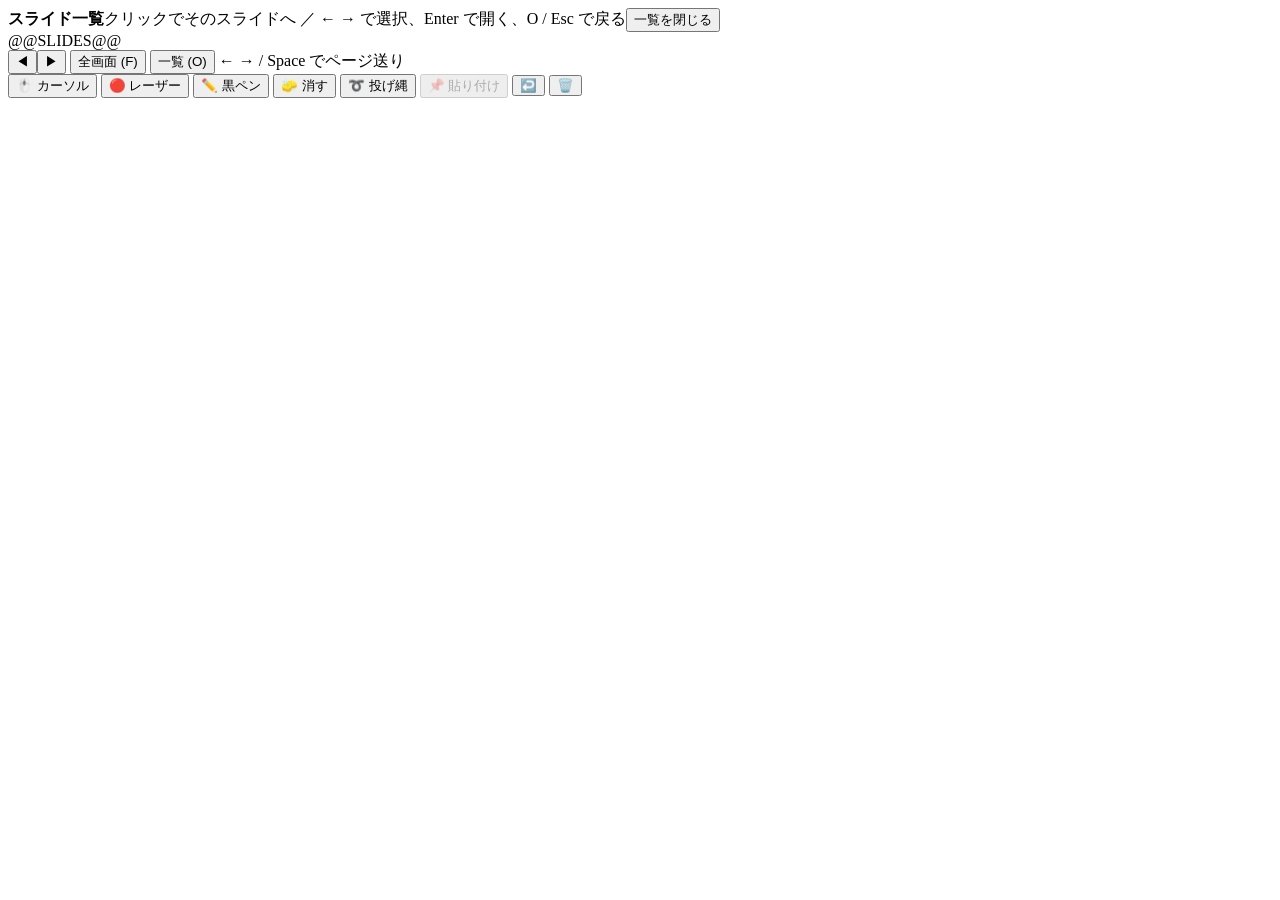
<file: 共通部品/template.html>
<!DOCTYPE html>
<html lang="ja">
<head>
<meta charset="utf-8">
<meta name="viewport" content="width=device-width, initial-scale=1">
<title>@@TITLE@@</title>
<style>
@@CSS@@
</style>
</head>
<body>
<div id="ovHead"><b>スライド一覧</b><span>クリックでそのスライドへ ／ ← → で選択、Enter で開く、O / Esc で戻る</span><button id="btnOvClose">一覧を閉じる</button></div>
<div id="viewport"><div id="stage">

@@SLIDES@@
</div></div>
<div id="ui">
  <button id="btnPrev">◀</button><span id="counter"></span><button id="btnNext">▶</button>
  <button id="btnFs">全画面 (F)</button>
  <button id="btnOv">一覧 (O)</button>
  <span>← → / Space でページ送り</span>
</div>
<div id="progress"></div>
<div id="penbar" aria-label="ペンの道具">
  <button data-tool="none" class="on" title="普通のカーソル（文字の選択・コピーができる）">🖱️ カーソル</button>
  <button data-tool="laser" title="レーザーポインター（書き込みは残らない）">🔴 レーザー</button>
  <button data-tool="pen" title="黒ペンで書き込む (P)">✏️ 黒ペン</button>
  <button data-tool="eraser" title="消しゴム（なぞった線を消す）">🧽 消す</button>
  <button data-tool="lasso" title="投げ縄：書き込みを囲んで選択・移動・複製 (L)">➰ 投げ縄</button>
  <button id="inkPaste" title="コピーした書き込みを貼り付け (V)" disabled>📌 貼り付け</button>
  <span class="sep"></span>
  <button id="inkUndo" title="元に戻す (Z)">↩️</button>
  <button id="inkClear" title="このスライドの書き込みを全部消す">🗑️</button>
</div>
<script>
@@JS@@
</script>
</body>
</html>
</file>
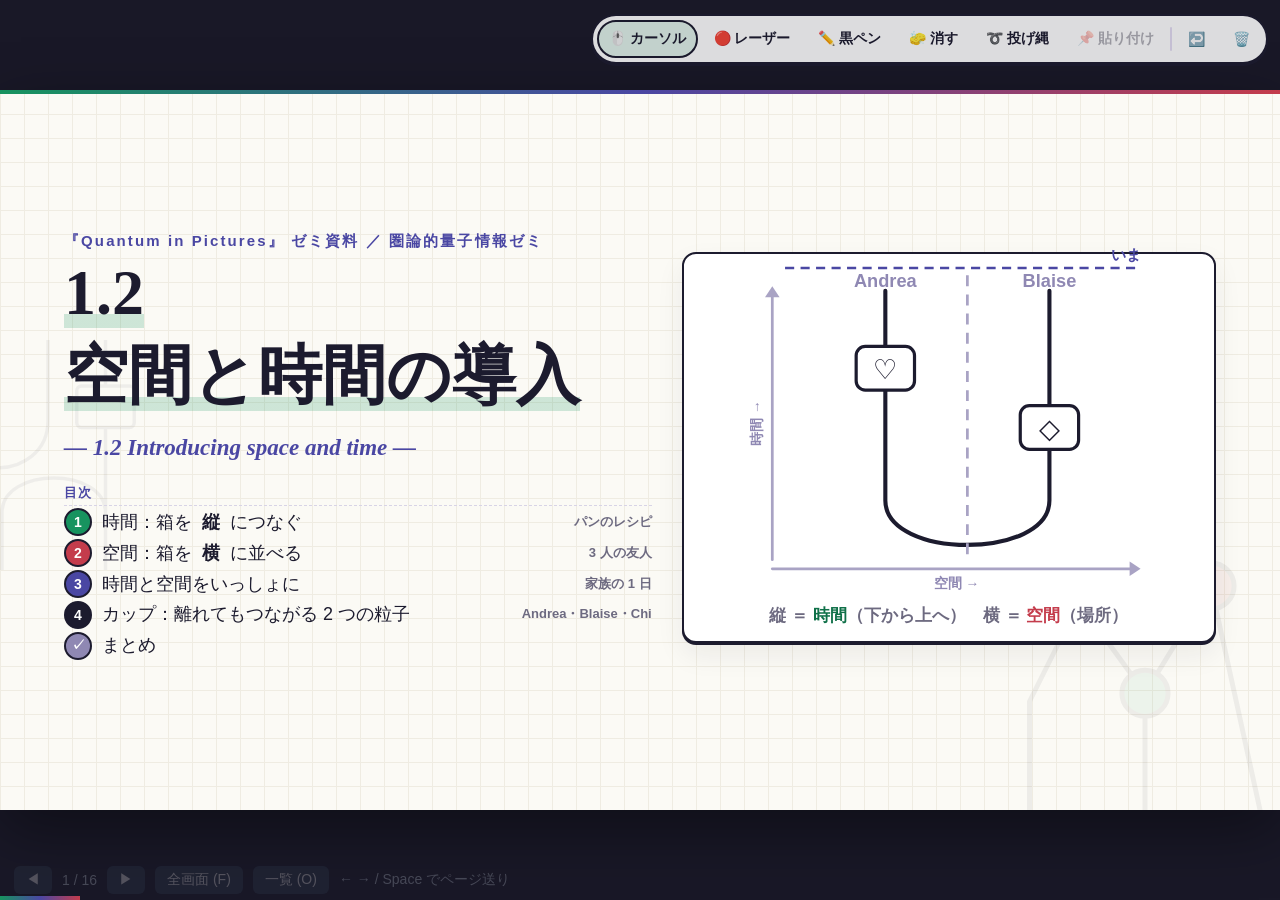
<file: 圏論的量子情報ゼミ/QiP_1.2_空間と時間.html>
<!DOCTYPE html>
<html lang="ja">
<head>
<meta charset="utf-8">
<meta name="viewport" content="width=device-width, initial-scale=1">
<title>1.2 空間と時間の導入 ― Quantum in Pictures</title>
<style>
:root{
  --ink:#1f1a3d; --muted:#6b6790; --line:#1f1a3d; --bg:#fffaf0;
  --accent:#ff6b1a; --accent-d:#e04e00; --accent-l:#fff1c2;
  --blue:#3b6cff; --blue-l:#dfe8ff; --green:#14a35a;
  --off:#b9b5d0; --pink:#ff4f9a; --yellow:#ffd53d; --purple:#8a5cff;
  --hard:4px 4px 0 var(--ink);
}
*{box-sizing:border-box}
html{-webkit-text-size-adjust:100%;text-size-adjust:100%}
html,body{margin:0;height:100%;background:#1e293b;overflow:hidden;
  font-family:"Hiragino Kaku Gothic ProN","Hiragino Sans","Noto Sans JP","Yu Gothic UI","Yu Gothic",Meiryo,sans-serif;color:var(--ink)}
#viewport{position:fixed;inset:0}
#stage{position:absolute;left:50%;top:50%;width:1280px;height:720px;transform-origin:center center;
  background:var(--bg);box-shadow:0 20px 60px rgba(0,0,0,.4);overflow:hidden}

/* ---------- slides ---------- */
.slide{position:absolute;inset:0;padding:44px 64px 50px;opacity:0;pointer-events:none;
  transform:translateX(60px);transition:opacity .55s ease,transform .55s ease;display:flex;flex-direction:column}
.slide.past{transform:translateX(-60px)}
.slide.active{opacity:1;transform:none;pointer-events:auto}
.slide::before{content:"";position:absolute;left:0;top:0;right:0;height:6px;
  background:linear-gradient(90deg,var(--accent),#facc15 50%,var(--blue))}
.chap{font-size:15px;color:var(--muted);letter-spacing:.05em}
h2{font-size:38px;margin:6px 0 22px;padding-left:16px;border-left:10px solid var(--accent);line-height:1.25}
h2 small{font-size:22px;color:var(--muted);font-weight:500;margin-left:12px}
.pageno{position:absolute;right:30px;bottom:16px;font-size:14px;color:var(--muted)}
.body{flex:1;min-height:0}
p,li{font-size:23px;line-height:1.6}
ul{margin:0;padding-left:1.2em}
li{margin:6px 0}
b.k{color:var(--accent-d)}
b.kb{color:var(--blue)}
.muted{color:var(--muted)}
.cols{display:grid;grid-template-columns:1.25fr 1fr;gap:30px;align-items:center;height:100%}
.cols.even{grid-template-columns:1fr 1fr}
.cols.wide{grid-template-columns:1.7fr 1fr}
.card{background:#fff;border-radius:18px;box-shadow:0 6px 24px rgba(15,23,42,.08);padding:18px 22px}
.point{background:var(--accent-l);border-left:7px solid var(--accent);padding:12px 18px;border-radius:10px;font-size:22px;line-height:1.55;margin-top:14px}
.point.blue{background:var(--blue-l);border-left-color:var(--blue)}
.hint{font-size:16px;color:var(--muted);margin-top:6px}
.formula{font-family:"Cambria Math","STIX Two Math","Times New Roman",serif;font-size:30px;background:#fff;border-radius:12px;
  padding:10px 20px;display:inline-block;box-shadow:0 3px 12px rgba(15,23,42,.08)}
sub{font-size:.65em}
.center{display:flex;justify-content:center;align-items:center}
.btns{display:flex;gap:10px;flex-wrap:wrap;margin-top:10px}
button.b{font:inherit;font-size:16px;padding:7px 16px;border-radius:999px;border:2px solid var(--blue);background:#fff;color:var(--blue);cursor:pointer;font-weight:700}
button.b:hover{background:var(--blue-l)}
button.b.playing{background:var(--blue);color:#fff}

/* fragments & entrance animations */
.frag{opacity:0;transform:translateY(18px);transition:opacity .45s ease,transform .45s ease}
.frag.vis{opacity:1;transform:none}
.slide.active .pop{animation:pop .6s cubic-bezier(.2,.8,.3,1.2) both;animation-delay:var(--d,0s)}
@keyframes pop{from{opacity:0;transform:translateY(24px) scale(.96)}to{opacity:1;transform:none}}

/* title */
.title-wrap{display:grid;grid-template-columns:1.1fr 1fr;gap:30px;align-items:center;height:100%}
.title-wrap h1{font-size:54px;line-height:1.25;margin:0 0 14px}
.title-wrap .sub{font-size:30px;color:var(--accent-d);font-weight:700;margin-bottom:34px}
.title-wrap .meta{font-size:20px;color:var(--muted);line-height:1.8}
.agenda li{font-size:27px;margin:16px 0;list-style:none;display:flex;align-items:center;gap:16px}
.agenda .num{width:46px;height:46px;border-radius:50%;background:var(--ink);color:#fff;display:flex;align-items:center;justify-content:center;font-weight:800;flex:none}
.agenda .new{background:var(--accent)}
.tag{font-size:15px;background:var(--accent);color:#fff;border-radius:999px;padding:2px 12px;font-weight:700}
details{background:#fff;border-radius:12px;padding:10px 18px;margin:10px 0;box-shadow:0 3px 12px rgba(15,23,42,.06);font-size:22px}
details summary{cursor:pointer;font-weight:700}
details[open] summary{color:var(--accent-d)}
details div{margin-top:8px;line-height:1.6;color:#334155}

/* ---------- UI ---------- */
#ui{position:fixed;left:0;right:0;bottom:0;height:40px;display:flex;align-items:center;gap:10px;padding:0 14px;
  color:#cbd5e1;font-size:14px;opacity:.25;transition:opacity .3s;z-index:10}
#ui:hover{opacity:1}
#ui button{background:#334155;color:#fff;border:0;border-radius:6px;padding:5px 12px;cursor:pointer;font:inherit}
#progress{position:fixed;left:0;bottom:0;height:4px;background:var(--accent);transition:width .4s;z-index:11}

/* ---------- 一覧モード ---------- */
#ovHead{display:none}
body.overview{overflow:auto}
body.overview #viewport{position:static;padding:64px 24px 60px}
body.overview #ovHead{display:flex;position:fixed;left:0;right:0;top:0;height:52px;align-items:center;gap:16px;padding:0 24px;
  background:#0f172a;color:#e2e8f0;font-size:16px;z-index:12}
body.overview #ovHead b{font-size:18px}
body.overview #ovHead b,body.overview #ovHead button{white-space:nowrap}
@media (max-width:900px){body.overview #ovHead span{display:none}}
body.overview #ovHead button{background:var(--accent);color:#fff;border:0;border-radius:6px;padding:6px 14px;cursor:pointer;font:inherit;font-weight:700;margin-left:auto}
body.overview #stage{position:static;transform:none!important;width:auto;height:auto;overflow:visible;background:none;box-shadow:none;
  display:grid;grid-template-columns:repeat(var(--cols,4),var(--ow,256px));gap:22px}
/* 縮小は zoom ではなく transform で行う（iPad の Safari は zoom の扱いが異なり、中身の位置がずれるため）。
   transform は並べるときの大きさに影響しないので、負の余白で縮小後の大きさ（--ow × --oh）に合わせる */
body.overview .slide{position:relative;inset:auto;width:1280px;height:720px;opacity:1;pointer-events:auto;
  transform:scale(var(--z,.2));transform-origin:0 0;margin:0 calc(var(--ow,256px) - 1280px) calc(var(--oh,144px) - 720px) 0;
  cursor:pointer;background:var(--bg);border-radius:14px;box-shadow:0 10px 30px rgba(0,0,0,.35);outline:0 solid var(--accent);transition:outline-width .15s}
body.overview .slide *{pointer-events:none}
body.overview .slide:hover{outline-width:14px}
body.overview .slide.current{outline-width:22px}
body.overview .frag{opacity:1;transform:none}
body.overview .bar-fill{width:var(--w);transition:none}
body.overview .slide{overflow:hidden}
/* 一覧ではページ番号を右下の札にして、中身と重なっても読めるようにする */
body.overview .slide .pageno{font-size:40px;font-weight:900;color:#fff;background:var(--ink);border-radius:16px;padding:2px 20px;bottom:14px;right:14px;z-index:6}
body.overview #ui,body.overview #progress{display:none}

/* ---------- ポップ調デザイン（太枠・ずらし影・弾むアニメ） ---------- */
html,body{background:#2a2350}
#stage{background:
  radial-gradient(circle at 92% 8%,#ffd6e8 0 120px,transparent 121px),
  radial-gradient(circle at 4% 96%,#d4f4ff 0 150px,transparent 151px),
  radial-gradient(circle at 98% 92%,#fff0b3 0 70px,transparent 71px),
  radial-gradient(#e9e2cf 1.4px,transparent 1.6px) 0 0/22px 22px,
  var(--bg)}
.slide{transition:opacity .45s ease,transform .6s cubic-bezier(.3,1.5,.5,1)}
.slide::before{height:10px;background:repeating-linear-gradient(90deg,var(--accent) 0 80px,var(--yellow) 80px 160px,var(--pink) 160px 240px,var(--blue) 240px 320px)}
.chap{font-weight:700;color:var(--pink);letter-spacing:.08em}
h2{border-left:none;padding-left:54px;position:relative}
h2::before{content:"";position:absolute;left:0;top:50%;width:34px;height:34px;margin-top:-17px;border-radius:10px;
  background:linear-gradient(135deg,var(--yellow),var(--accent) 55%,var(--pink));border:3px solid var(--ink);transform:rotate(-12deg);box-shadow:3px 3px 0 var(--ink)}
.slide.active h2::before{animation:wiggle 1s cubic-bezier(.3,1.6,.5,1) both}
@keyframes wiggle{from{transform:rotate(-120deg) scale(.3)}to{transform:rotate(-12deg)}}
h2 small{white-space:nowrap;background:var(--accent-l);color:var(--ink);border:2px solid var(--ink);border-radius:999px;padding:2px 14px;font-size:18px;font-weight:700;vertical-align:middle}
b.k{color:var(--accent-d);background:linear-gradient(transparent 62%,#ffe58a 62%)}
b.kb{color:var(--blue);background:linear-gradient(transparent 62%,#cfe0ff 62%)}
.card{border:3px solid var(--ink);border-radius:22px;box-shadow:6px 6px 0 var(--ink)}
.point{border:2.5px solid var(--ink);border-left:10px solid var(--accent);border-radius:16px;box-shadow:var(--hard)}
.point.blue{border-left-color:var(--blue)}
.formula{border:2.5px solid var(--ink);box-shadow:var(--hard)}
button.b{border:2.5px solid var(--ink);background:var(--yellow);color:var(--ink);box-shadow:3px 3px 0 var(--ink);transition:transform .1s,box-shadow .1s}
button.b:hover{background:#ffe06b;transform:translate(-1px,-1px);box-shadow:4px 4px 0 var(--ink)}
button.b:active{transform:translate(2px,2px);box-shadow:1px 1px 0 var(--ink)}
button.b.playing{background:var(--pink);color:#fff}
.slide.active .pop{animation:pop .7s cubic-bezier(.3,1.6,.5,1) both;animation-delay:var(--d,0s)}
@keyframes pop{from{opacity:0;transform:translateY(30px) scale(.85) rotate(-2deg)}to{opacity:1;transform:none}}
.frag{transform:translateY(18px) scale(.95);transition:opacity .4s ease,transform .5s cubic-bezier(.3,1.6,.5,1)}

.bitex span,.quote,.tile,details{border:2.5px solid var(--ink);box-shadow:3px 3px 0 var(--ink)}
table.tt{border:3px solid var(--ink);box-shadow:5px 5px 0 var(--ink);border-collapse:separate;border-spacing:0}
table.tt th,table.tt td{border:0;border-right:1.5px solid #d9d4ea;border-bottom:1.5px solid #d9d4ea}
table.tt th{background:#ece6ff;border-bottom:2.5px solid var(--ink)}
table.tt th.out{background:#ffe1c7}
table.tt tbody tr.cur td{box-shadow:inset 0 0 0 999px rgba(255,213,61,.55)}

.wire{stroke-width:5}
.gate path,.gate circle{stroke:var(--ink);stroke-width:3.5}
.gate.on path:not(.xorback),.gate.on circle{fill:#ffe1c7;stroke:var(--ink)}
.gate.on path.xorback{stroke:var(--ink)}
.gate.on{filter:drop-shadow(3px 3px 0 var(--accent))}
.inp circle{stroke-width:3.5}
.inp.on circle{stroke:var(--ink)}
.lamp circle{stroke:var(--ink)}
.lamp.on circle{fill:var(--yellow);stroke:var(--ink);filter:drop-shadow(0 0 12px rgba(255,213,61,.95))}
.fa rect{stroke:var(--ink);rx:16}
.fa.active rect{fill:#fff1c2;stroke:var(--ink);filter:drop-shadow(4px 4px 0 var(--accent))}
.ca-grid .hl{background:#fff1c2;border:2px dashed var(--accent)}
.bar-bg{background:#ece6ff;border:2px solid var(--ink)}
.bar-fill.a{background:linear-gradient(90deg,var(--accent),var(--pink))}

.title-wrap h1{font-size:64px;background:linear-gradient(transparent 70%,#ffe58a 70%) no-repeat;display:inline;line-height:1.3;-webkit-box-decoration-break:clone;box-decoration-break:clone}
.title-wrap .sub{color:var(--pink);margin-top:18px;margin-bottom:22px;font-size:23px;white-space:nowrap}
.tchaps{display:flex;flex-direction:column;gap:12px}
.tchap{display:flex;align-items:center;gap:12px;background:#fff;border:2.5px solid var(--ink);border-radius:16px;box-shadow:3px 3px 0 var(--ink);padding:6px 14px 6px 6px}
.tchap .tno{background:var(--c);color:#fff;font-weight:900;border:2px solid var(--ink);border-radius:10px;padding:2px 10px;font-size:18px;flex:none}
.tchap .tname{font-weight:900;font-size:21px}
.tchap .tsec{margin-left:auto;font-size:14px;color:var(--muted);font-weight:700;white-space:nowrap}
.agenda .num{border:3px solid var(--ink);box-shadow:3px 3px 0 var(--ink);background:var(--blue)}
.agenda li:nth-child(3) .num{background:var(--pink)}
.agenda li:nth-child(4) .num{background:var(--green)}
.agenda li:nth-child(6) .num{background:var(--purple)}
.agenda li:nth-child(7) .num{background:var(--accent)}
.agenda .new{background:var(--accent)}
.tag{background:var(--pink);border:2px solid var(--ink);white-space:nowrap;flex:none}

/* 目次の教科書の章見出し */
.agenda li.agroup{font-size:17px;font-weight:900;color:var(--pink);letter-spacing:.06em;margin:14px 0 -4px;border-bottom:2.5px dashed #e3dcf2;padding-bottom:4px}
.agenda li.agroup:first-child{margin-top:0}

/* 教科書の章の扉（本の章扉風） */
.partdoor .pd-wrap{position:relative;height:100%;display:flex;flex-direction:column;align-items:center;justify-content:center;text-align:center;padding-bottom:40px}
.pd-src{font-size:18px;font-weight:700;color:var(--muted);letter-spacing:.08em}
.pd-no{margin-top:14px;font-size:30px;font-weight:900;color:#fff;background:var(--c);border:3px solid var(--ink);border-radius:999px;padding:4px 26px;box-shadow:4px 4px 0 var(--ink);letter-spacing:.12em}
.pd-title{font-size:68px;line-height:1.25;margin:22px 0 26px;background:linear-gradient(transparent 70%,#ffe58a 70%);display:inline;-webkit-box-decoration-break:clone;box-decoration-break:clone}
.pd-secs{display:flex;flex-direction:column;align-items:center;gap:10px;margin-top:22px}
.pd-secs span{background:#fff;border:2.5px solid var(--ink);border-radius:999px;padding:4px 18px;font-size:19px;font-weight:700;box-shadow:3px 3px 0 var(--ink)}
.pd-secs span.add{background:var(--accent-l)}
.pd-bg{position:absolute;left:0;right:0;bottom:4px;display:flex;justify-content:center;color:var(--c);opacity:.13;font-size:84px;pointer-events:none}
.pd-bg .eq{font-size:50px;gap:14px}
.pd-bg .vec{border-width:5px;border-radius:40px;padding:4px 26px;line-height:1.15}

/* 復習問題：カードをクリックすると答えが出る */
.quiz{display:grid;grid-template-columns:repeat(2,minmax(0,1fr));grid-auto-rows:1fr;gap:12px 16px;align-content:center}
.qz{display:flex;flex-direction:column;background:#fff;border:2.5px solid var(--ink);border-radius:16px;box-shadow:4px 4px 0 var(--ink);padding:10px 14px;cursor:pointer;transition:transform .12s,box-shadow .12s}
.qz:hover{transform:translate(-1px,-1px);box-shadow:5px 5px 0 var(--ink)}
.qz-q{display:flex;gap:10px;align-items:flex-start;font-size:17px;line-height:1.5;font-weight:600}
.qz-no{flex:none;background:var(--blue);color:#fff;font-weight:900;font-size:14px;border:2px solid var(--ink);border-radius:999px;padding:1px 9px;margin-top:2px}
.qz-a{margin-top:auto;padding-top:8px;min-height:40px;display:flex;align-items:center;border-top:2px dashed #e3dcf2;font-size:17px;line-height:1.5}
.qz-hide{color:var(--muted);font-weight:800;font-size:15px}
.qz-ans{display:none;color:#1f1a3d}
.qz.open{background:#fffaf0}
.qz.open .qz-no{background:var(--green)}
.qz.open .qz-hide{display:none}
.qz.open .qz-ans{display:inline;animation:qzIn .4s cubic-bezier(.3,1.6,.5,1)}
@keyframes qzIn{from{opacity:0;transform:translateY(6px) scale(.96)}to{opacity:1;transform:none}}
.quiz.q2{grid-template-columns:repeat(6,minmax(0,1fr));grid-auto-rows:auto}
.quiz.q2 .qz{grid-column:span 2}
.quiz.q2 .qz.dia{grid-column:span 3}
.quiz.q2 .qz.wide .qzc{max-height:200px}
.quiz.q2 .qz-q{font-size:16px}
.quiz.q2 .qz-a{font-size:15.5px;min-height:34px}
.qz-q > span:last-child{min-width:0;flex:1}
.qzc{display:block;width:100%;max-height:170px;margin:6px auto 0;font-family:"Hiragino Kaku Gothic ProN","Hiragino Sans","Noto Sans JP",Meiryo,sans-serif}
.qzc .qg{fill:#f1ecff;stroke:#1f1a3d;stroke-width:2.5;stroke-dasharray:6 4}
.qzc .g-q{font-size:26px;font-weight:900;fill:#8a5cff}
.qzc .g-ans{display:none;font-weight:900;fill:#1f1a3d}
.qz.open .qzc .qg{fill:#fff1c2;stroke-dasharray:none}
.qz.open .qzc .g-q{display:none}
.qz.open .qzc .g-ans{display:inline}
.quiz.q3{grid-auto-rows:auto}
.quiz.q3 .qz{min-height:118px}
.quiz.q3 .qz:last-child{grid-column:span 2}
.qzc.qzbloch{max-height:145px}
.qgb{cursor:pointer}
.qgb:hover .qg{fill:#e6dcff}
.qgb.shown .qg{fill:#fff1c2;stroke-dasharray:none}
.qgb.shown .g-q{display:none}
.qgb.shown .g-ans{display:inline;animation:qzIn .35s cubic-bezier(.3,1.6,.5,1)}
h2 .qz-all{font-size:14px;padding:4px 14px;margin-left:16px;vertical-align:middle}

/* 章の扉スライド */
.door-wrap{position:relative;display:grid;grid-template-columns:auto 1fr;gap:64px;align-items:center;height:100%;padding:0 40px}
.door-num{width:210px;height:210px;border-radius:46px;background:var(--c);color:#fff;border:5px solid var(--ink);box-shadow:10px 10px 0 var(--ink);
  display:flex;align-items:center;justify-content:center;font-size:140px;font-weight:900;font-family:Consolas,Menlo,monospace;transform:rotate(-6deg)}
.slide.active .door-num{animation:doorIn .9s cubic-bezier(.3,1.6,.5,1) both}
@keyframes doorIn{from{opacity:0;transform:rotate(-120deg) scale(.3)}to{opacity:1;transform:rotate(-6deg)}}
.door-label{font-size:22px;font-weight:900;letter-spacing:.14em;color:var(--c)}
.door-label .door-book{display:block;font-size:16px;letter-spacing:.04em;color:var(--muted);margin-bottom:2px}
.door-label .tag{font-size:15px;letter-spacing:0;vertical-align:middle;margin-left:8px}
.door h1{font-size:80px;line-height:1.15;margin:6px 0 4px}
.door-lead{font-size:32px;font-weight:700;color:var(--muted);margin:0 0 30px}
.door-topics{display:flex;flex-wrap:wrap;gap:12px}
.door-topics span{background:#fff;border:2.5px solid var(--ink);border-radius:999px;padding:4px 18px;font-size:19px;font-weight:700;box-shadow:3px 3px 0 var(--ink)}
.door-bg{position:absolute;right:-20px;bottom:-150px;font-size:600px;font-weight:900;line-height:1;color:var(--c);opacity:.09;
  font-family:Consolas,Menlo,monospace;pointer-events:none}
#progress{height:6px;background:linear-gradient(90deg,var(--accent),var(--pink),var(--blue))}

/* ---------- レーザーポインター（Apple Pencil） ---------- */
#stage{-webkit-user-select:none;user-select:none;-webkit-touch-callout:none}
body:not(.overview) #stage{touch-action:none}
#laser{position:absolute;left:0;top:0;width:1280px;height:720px;pointer-events:none;z-index:5}
body.overview #laser{display:none}
/* 黒ペン（Apple Pencil で書き込み） */
#ink{position:absolute;left:0;top:0;width:1280px;height:720px;pointer-events:none;z-index:4}
#penbar{position:fixed;right:12px;top:14px;z-index:20;display:flex;align-items:center;gap:4px;background:#fff;border:2.5px solid var(--ink);
  border-radius:999px;box-shadow:3px 3px 0 var(--ink);padding:4px;touch-action:manipulation;opacity:.85}
#penbar:hover{opacity:1}
#penbar button{height:38px;min-width:38px;border-radius:999px;border:2px solid transparent;background:none;font:inherit;font-size:14px;font-weight:800;
  color:var(--ink);cursor:pointer;display:flex;align-items:center;justify-content:center;gap:4px;padding:0 10px}
#penbar button.on{background:var(--accent-l);border-color:var(--ink)}
#penbar .sep{width:2px;height:24px;background:#e3dcf2;border-radius:1px}
body.overview #ink,body.overview #penbar{display:none}

@media print{
  @page{size:1280px 720px;margin:0}
  html,body{overflow:visible;background:#fff}
  #viewport{position:static}
  #stage{position:static;transform:none!important;box-shadow:none;width:auto;height:auto;overflow:visible;background:none}
  .slide{position:relative;width:1280px;height:720px;opacity:1;transform:none;page-break-after:always;background:var(--bg)}
  .frag{opacity:1;transform:none}
  #ui,#progress,.btns,.hint,#laser,#penbar{display:none}
}
.sumlist{display:flex;flex-direction:column;gap:12px;justify-content:center}
.sl{display:flex;gap:14px;align-items:center;background:#fff;border:2.5px solid var(--ink);border-left:12px solid var(--c);border-radius:16px;box-shadow:4px 4px 0 var(--ink);padding:10px 18px;font-size:21px;line-height:1.5}
.sl-n{flex:none;width:36px;height:36px;border-radius:50%;background:var(--c);color:#fff;font-weight:900;font-size:18px;display:flex;align-items:center;justify-content:center;border:2px solid var(--ink)}
.sl-s{font-size:16px;color:var(--muted);margin-left:4px}
.ag-t{margin:4px 0 0;padding:0}
.ag-t li{font-size:18px !important;margin:2px 0 !important;gap:10px !important}
.ag-t li em{font-style:normal;font-size:13px;font-weight:800;color:var(--muted);margin-left:auto;padding-left:10px;white-space:nowrap}
.ag-t .num{width:28px !important;height:28px !important;font-size:14px;border-width:2px !important;box-shadow:2px 2px 0 var(--ink) !important}
.ag-t li.agroup{font-size:13px !important;margin:6px 0 0 !important;padding-bottom:1px}

/* ---------- 1.2 空間と時間：図（箱と線）の部品 ---------- */
@keyframes flow{from{stroke-dashoffset:16}to{stroke-dashoffset:0}}
.book-en{font-size:15px;color:var(--muted);font-weight:700;font-style:italic}
svg.dg{display:block;width:100%;height:var(--h,380px);user-select:none;overflow:visible;
  font-family:"Hiragino Kaku Gothic ProN","Hiragino Sans","Noto Sans JP","Yu Gothic UI",Meiryo,sans-serif}
.dg .wr{fill:none;stroke:var(--ink);stroke-width:4.5;stroke-linecap:round;stroke-linejoin:round;transition:stroke .45s}
.dg .wr.on{stroke:var(--accent)}
.dg .bx rect{fill:#fff;stroke:var(--ink);stroke-width:3.5;transition:fill .35s}
.dg .bx{transition:filter .35s}
.dg .bx.on rect{fill:var(--accent-l)}
.dg .bx.now rect{fill:var(--yellow)}
.dg .bx.now{filter:drop-shadow(4px 4px 0 var(--accent))}
.dg .sym{font-size:30px;font-weight:900;text-anchor:middle;dominant-baseline:central;fill:var(--ink);
  font-family:"Segoe UI Symbol","Apple Symbols","DejaVu Sans","Noto Sans Symbols2",sans-serif}
.dg .sym .sub{font-size:16px;font-family:Consolas,Menlo,monospace}
.dg .nm{font-size:18px;font-weight:900;text-anchor:middle;dominant-baseline:central;fill:var(--ink)}
.dg .nm .en{font-size:12px;font-weight:700;fill:var(--muted)}
.dg .ic{font-size:34px;text-anchor:middle;dominant-baseline:central}
.dg .wl{font-size:16px;font-weight:800;fill:var(--muted)}
.dg .wl.big{font-size:20px;fill:var(--ink)}
.dg .res{font-size:22px;font-weight:900;fill:var(--accent-d)}
.dg .appear{opacity:0;transition:opacity .45s}
.dg .appear.on{opacity:1}
.dg [data-only]{transition:opacity .45s}
.dg .hide{opacity:0 !important}
.dg .ax{stroke:#a9a3c4;stroke-width:3;fill:none;stroke-linecap:round}
.dg .axh{fill:#a9a3c4}
.dg .axl{font-size:15px;font-weight:900;fill:#8f88b3}
.dg .now-line{transition:transform .9s cubic-bezier(.3,1.25,.5,1)}
.dg .now-line line{stroke:var(--pink);stroke-width:3;stroke-dasharray:10 7}
.dg .now-line text{fill:var(--pink);font-weight:900;font-size:16px}
.dg .sep{stroke:#a9a3c4;stroke-width:3;stroke-dasharray:12 9}
.dg .who{font-size:20px;font-weight:900;fill:#8f88b3;text-anchor:middle}
.dg .tok{transition:opacity .3s}
.dg .tok circle{stroke:var(--ink);stroke-width:3}
.dg .tok text{fill:#fff;font-weight:900;font-size:16px;text-anchor:middle;dominant-baseline:central}
.dg .flowl{fill:none;stroke:#fff;stroke-width:2.4;stroke-dasharray:4 12;stroke-linecap:round;opacity:0;transition:opacity .3s}
.dg .flowl.on{opacity:.95;animation:flow .55s linear infinite}
.dg .glow{fill:none;stroke:var(--pink);stroke-width:16;stroke-linecap:round;opacity:0;transition:opacity .4s}
.dg .glow.on{animation:glowp 1.3s ease-in-out infinite}
@keyframes glowp{0%,100%{opacity:.18}50%{opacity:.5}}
.dg .orbit{fill:none;stroke:#cfc8e3;stroke-width:2.5}
.dg .panel{fill:#d4f4ff;stroke:var(--ink);stroke-width:3}
.dg .mer{fill:none;stroke:#fff;stroke-width:2}
.dg .head{font-size:20px;font-weight:900;text-anchor:middle}

/* ステップ再生のカード */
.stp{display:flex;flex-direction:column;gap:6px}
.stp .cap{min-height:62px;display:flex;align-items:center;justify-content:center;text-align:center;font-size:19px;font-weight:700;line-height:1.45;
  background:#fffaf0;border:2px dashed #d9d4ea;border-radius:12px;padding:4px 12px}
.stp .cap.go{animation:capIn .45s cubic-bezier(.3,1.6,.5,1)}
@keyframes capIn{from{opacity:0;transform:translateY(8px)}to{opacity:1;transform:none}}
.stp-ctl{display:flex;align-items:center;justify-content:center;gap:10px}
.stp-ctl button.b{margin:0}
.stp-ctl button.sm{padding:5px 12px}
.dots{display:flex;gap:6px}
.dots span{width:14px;height:14px;border-radius:50%;border:2px solid var(--ink);background:#fff;cursor:pointer;transition:background .3s}
.dots span.on{background:var(--accent)}

/* 本文まわり */
.lead{font-size:22px;line-height:1.6;margin:0 0 10px}
ul.plain{list-style:none;padding:0;margin:0}
ul.plain li{font-size:21px;line-height:1.55;margin:8px 0;display:flex;gap:10px;align-items:flex-start}
ul.plain li .ico{flex:none;width:34px;height:34px;border-radius:10px;border:2.5px solid var(--ink);background:#fff;display:flex;align-items:center;justify-content:center;font-size:18px;box-shadow:2px 2px 0 var(--ink)}
.quote{font-size:16px;line-height:1.5;margin-top:12px;font-style:italic}
.quote small{font-style:normal}
.suit{font-family:"Segoe UI Symbol","Apple Symbols","DejaVu Sans",sans-serif;font-weight:900;font-style:normal}
.kv{display:grid;grid-template-columns:auto 1fr;gap:8px 14px;align-items:center;font-size:20px;margin-top:6px}
.kv .kk{background:var(--ink);color:#fff;font-weight:900;border-radius:10px;padding:2px 12px;font-size:17px;text-align:center}
.kv .kk.t{background:var(--accent)}
.kv .kk.s{background:var(--blue)}
.kv .kk.ts{background:var(--purple)}
.bigmsg{font-size:30px;font-weight:900;line-height:1.45;margin:6px 0 14px}
.tagx{display:inline-block;font-size:14px;font-weight:900;color:#fff;background:var(--purple);border:2px solid var(--ink);border-radius:999px;padding:1px 12px;vertical-align:middle;margin-left:10px}
.notation{display:grid;grid-template-columns:1fr 1fr;gap:22px}
.notation .card{display:flex;flex-direction:column;align-items:center;gap:6px;padding:14px 18px}
.notation h3{margin:0;font-size:22px}
.notation h3 small{display:block;text-align:center;font-size:14px;color:var(--muted);font-weight:700}
.notation .formula{font-size:38px;margin-top:4px}
.notation .nt{font-size:18px;line-height:1.5;text-align:center}
.slide[data-id="quiz"] .qz{min-height:150px}
.slide[data-id="quiz"] .qz-q{font-size:21px}
.slide[data-id="quiz"] .qz-a{font-size:19px}
.quiz.q6{grid-template-columns:repeat(3,minmax(0,1fr))}
.tdg{--h:330px}
.tdg .now-line{transition:none;animation:sweep 5s cubic-bezier(.45,0,.55,1) infinite}
@keyframes sweep{0%{transform:translateY(300px)}80%,100%{transform:translateY(25px)}}
.suit{background:none !important;font-size:1.12em}
.stp .cap>span{display:block}
.quote{padding:8px 14px}

/* =====================================================================
   圏論的量子情報ゼミのテーマ：ストリング図（箱と線）と ZX 図の雰囲気
   墨色の線、緑 = Z スパイダー、赤 = X スパイダー、藍 = 補助色、方眼紙の背景、明朝の見出し
   ===================================================================== */
:root{
  --ink:#1c1b2e; --muted:#6d6a80; --line:#1c1b2e; --bg:#fbfaf5;
  --accent:#17935f; --accent-d:#0f7048; --accent-l:#e1f3ea;
  --blue:#c43c4c; --blue-l:#fbe4e6; --green:#17935f;
  --pink:#4a47a3; --purple:#4a47a3; --yellow:#e6f0c8;
  --hard:0 2px 0 var(--ink);
  --serif:"Hiragino Mincho ProN","Yu Mincho","YuMincho","Noto Serif JP","Noto Serif CJK JP","Times New Roman",serif;
}
html,body{background:#191827}
#stage{background:
  url("data:image/svg+xml,%3Csvg xmlns='http://www.w3.org/2000/svg' viewBox='0 0 200 220' fill='none' stroke='%231c1b2e' stroke-width='3' opacity='.06'%3E%3Cpath d='M60 0V70L30 130V220M60 70L100 125M140 0V60L100 125M140 60L175 220M100 125V220'/%3E%3Ccircle cx='60' cy='70' r='14' fill='%2317935f'/%3E%3Ccircle cx='140' cy='60' r='14' fill='%23c43c4c'/%3E%3Ccircle cx='100' cy='125' r='14' fill='%2317935f'/%3E%3C/svg%3E") right -30px bottom -40px/330px no-repeat,
  url("data:image/svg+xml,%3Csvg xmlns='http://www.w3.org/2000/svg' viewBox='0 0 200 200' fill='none' stroke='%231c1b2e' stroke-width='3' opacity='.05'%3E%3Cpath d='M30 0V70C30 125 120 125 120 70V0M170 200V120M80 200V150C80 110 170 110 170 150'/%3E%3Crect x='145' y='40' width='50' height='36' rx='4' fill='%23fbfaf5'/%3E%3Cpath d='M170 0V40M170 76V120'/%3E%3C/svg%3E") left -90px top 250px/230px no-repeat,
  linear-gradient(#efece2 1px,transparent 1px) 0 0/24px 24px,
  linear-gradient(90deg,#efece2 1px,transparent 1px) 0 0/24px 24px,
  var(--bg)}
.slide{transition:opacity .5s ease,transform .6s ease}
.slide::before{height:4px;background:linear-gradient(90deg,var(--accent),var(--purple) 50%,var(--blue))}
#progress{height:4px;background:linear-gradient(90deg,var(--accent),var(--purple),var(--blue))}
@keyframes pop{from{opacity:0;transform:translateY(14px)}to{opacity:1;transform:none}}
.slide.active .pop{animation:pop .6s ease both;animation-delay:var(--d,0s)}
.frag{transform:translateY(12px);transition:opacity .4s ease,transform .45s ease}

/* 見出し：明朝＋スパイダー（ノードと足）の印 */
.chap{color:var(--purple);font-weight:700;letter-spacing:.14em}
h2{font-family:var(--serif);font-weight:700;padding-left:56px}
h2::before{width:40px;height:40px;margin-top:-20px;border:0;border-radius:0;box-shadow:none;transform:none;
  background:url("data:image/svg+xml,%3Csvg xmlns='http://www.w3.org/2000/svg' viewBox='0 0 40 40'%3E%3Cg stroke='%231c1b2e' stroke-width='3' stroke-linecap='round'%3E%3Cpath d='M20 20L20 2M20 20L5 36M20 20L35 36'/%3E%3C/g%3E%3Ccircle cx='20' cy='20' r='10' fill='%2317935f' stroke='%231c1b2e' stroke-width='3'/%3E%3C/svg%3E") center/contain no-repeat}
@keyframes nodeIn{from{opacity:0;transform:scale(.3) rotate(-90deg)}to{opacity:1;transform:none}}
.slide.active h2::before{animation:nodeIn .8s cubic-bezier(.3,1.4,.5,1) both}
h2 small{font-family:"Hiragino Kaku Gothic ProN","Hiragino Sans","Noto Sans JP",Meiryo,sans-serif;background:#fff;border:1.5px solid var(--ink);color:var(--muted)}
b.k{color:var(--accent-d);background:linear-gradient(transparent 64%,var(--accent-l) 64%)}
b.kb{color:var(--blue);background:linear-gradient(transparent 64%,var(--blue-l) 64%)}

/* カード・枠：細い墨の線、ずらし影はやめて控えめに */
.card{border:2px solid var(--ink);border-radius:14px;box-shadow:0 2px 0 var(--ink),0 12px 28px rgba(28,27,46,.07)}
.point{background:var(--accent-l);border:1.5px solid var(--ink);border-left:7px solid var(--accent);border-radius:10px;box-shadow:none}
.point.blue{background:var(--blue-l);border-left-color:var(--blue)}
.formula{border:1.5px solid var(--ink);box-shadow:none;font-family:"Cambria Math","STIX Two Math","Times New Roman",serif}
.quote{font-family:var(--serif);border:1.5px solid var(--ink);border-left:5px solid var(--purple);box-shadow:none;background:#fff}
button.b{background:#fff;color:var(--ink);border:2px solid var(--ink);box-shadow:0 2px 0 var(--ink)}
button.b:hover{background:var(--accent-l);transform:none;box-shadow:0 2px 0 var(--ink)}
button.b:active{transform:translateY(2px);box-shadow:none}
button.b.playing{background:var(--ink);color:#fff}
ul.plain li .ico{border-radius:50%;border:2px solid var(--ink);box-shadow:none;background:#fff;font-family:var(--serif);font-weight:900;font-size:19px}
.stp .cap{background:#fff;border:1.5px dashed #c9c5da}
.dots span{border-width:1.5px}
.dots span.on{background:var(--accent)}
.kv .kk{border-radius:999px}
.kv .kk.ts{background:var(--purple)}

/* タイトル */
.title-wrap h1{font-family:var(--serif);background:linear-gradient(transparent 80%,rgba(23,147,95,.2) 80%) no-repeat}
.title-wrap .sub{font-family:var(--serif);font-style:italic;color:var(--purple)}
.agenda .num{border-radius:50%;border:2px solid var(--ink) !important;box-shadow:none !important}
.agenda li.agroup{color:var(--purple);border-bottom:1.5px dashed #d8d4e6}

/* 扉：大きな番号を「線の上のノード（スパイダー）」に */
.door h1{font-family:var(--serif)}
.door-label{letter-spacing:.18em}
.door-num{position:relative;width:180px;height:180px;border-radius:50%;border:4px solid var(--ink);box-shadow:0 0 0 10px rgba(255,255,255,.7);
  transform:none;font-family:var(--serif);font-size:110px}
.door-num::before,.door-num::after{content:"";position:absolute;left:50%;width:5px;margin-left:-2.5px;height:320px;background:var(--ink)}
.door-num::before{bottom:100%}
.door-num::after{top:100%}
@keyframes doorNode{from{opacity:0;transform:scale(.4)}to{opacity:1;transform:none}}
.slide.active .door-num{animation:doorNode .8s cubic-bezier(.3,1.4,.5,1) both}
.door-bg{font-family:"Cambria Math","STIX Two Math","Times New Roman",serif;font-size:560px;right:30px;bottom:-170px;opacity:.07}
.door-topics span{border:1.5px solid var(--ink);box-shadow:none}

/* まとめ・復習問題 */
.sl{border:1.5px solid var(--ink);border-left:8px solid var(--c);border-radius:12px;box-shadow:none;background:#fff}
.qz{border:2px solid var(--ink);border-radius:14px;box-shadow:0 2px 0 var(--ink)}
.qz:hover{transform:none;box-shadow:0 2px 0 var(--ink),0 8px 18px rgba(28,27,46,.1)}
.qz-no{background:var(--purple)}
.qz.open{background:#f4faf6}

/* 図：今の箱は緑の縁と淡い光、済んだ箱は淡い緑 */
.dg .bx.on rect{fill:#f1f9f4}
.dg .bx.now rect{fill:#fff;stroke:var(--accent);stroke-width:4.5}
.dg .bx.now{filter:drop-shadow(0 0 7px rgba(23,147,95,.5))}
.dg .panel{fill:#eef3fb}
#penbar{border:2px solid var(--ink);box-shadow:0 2px 0 var(--ink)}

/* 「カーソル」モード（既定。道具を何も選んでいないとき）：普通のカーソルで文字を選択・コピーできる（6.1-7.9 v44 と同じ） */
body.tool-none #stage{-webkit-user-select:text;user-select:text;-webkit-touch-callout:default;cursor:auto}
.rlab{margin:18px 0 2px;font-size:17px;font-weight:900;color:var(--muted);letter-spacing:.1em;border-bottom:1.5px dashed #d8d4e6;padding-bottom:2px}

/* ---------- 余白を減らす：図は本文の高さいっぱい、文字は大きく ---------- */
h2{margin:4px 0 14px}
.body.cols{align-items:stretch;gap:28px}
.body.cols > .card{display:flex;flex-direction:column;justify-content:center;min-height:0}
.body.cols > div:not(.card){display:flex;flex-direction:column;justify-content:center}
.stp svg.dg{flex:1 1 0;height:auto;min-height:0}
#msgDiag{flex:1;min-height:0;display:flex}
#msgDiag svg.dg{height:100%}
ul.plain li{font-size:25px;line-height:1.5;margin:10px 0;gap:12px}
ul.plain li .ico{width:40px;height:40px;font-size:21px}
.lead{font-size:25px;line-height:1.6}
.bigmsg{font-size:34px}
.point{font-size:24px;line-height:1.55;padding:14px 20px}
.rlab{font-size:19px}
.sumlist{gap:16px !important}
.sumlist .sl{font-size:25px !important;padding:14px 22px !important}
.sl-n{width:42px;height:42px;font-size:21px}
.body.wide-fig{display:flex;flex-direction:column;gap:12px}
.body.wide-fig > .card{flex:1;min-height:0;display:flex;flex-direction:column}
.sumlist{gap:20px !important}
.sumlist .sl{font-size:26px !important;padding:16px 24px !important}
.slide[data-id="rocket"] ul.plain li,.slide[data-id="linked"] ul.plain li{font-size:23px}
.slide[data-id="rocket"] .point,.slide[data-id="linked"] .point{font-size:22px}
.slide:is([data-id="stack"],[data-id="recipe"],[data-id="side"],[data-id="family"]) ul.plain li{font-size:29px;margin:16px 0}
.slide:is([data-id="stack"],[data-id="recipe"],[data-id="side"],[data-id="family"]) ul.plain li .ico{width:46px;height:46px;font-size:24px}
.slide:is([data-id="stack"],[data-id="recipe"],[data-id="side"],[data-id="family"]) .lead{font-size:29px}
.slide:is([data-id="stack"],[data-id="recipe"],[data-id="side"],[data-id="family"]) .point{font-size:27px}
.stp-ctl{white-space:nowrap}
.body.wide-fig{justify-content:center;align-items:center}
/* 動かさない図（.frozen）：光る線・流れる点線も止める */
.frozen .dg .glow.on{animation:none;opacity:.32}
.frozen .dg .flowl.on{animation:none}

/* 2 ページ：見出しの代わりに、この節の主張を図の横に大きく */
.slide[data-id="msg"] .chap{margin-bottom:18px}
.keymsg{font-family:var(--serif);font-size:56px;font-weight:900;line-height:1.45}
</style>
</head>
<body>
<div id="ovHead"><b>スライド一覧</b><span>クリックでそのスライドへ ／ ← → で選択、Enter で開く、O / Esc で戻る</span><button id="btnOvClose">一覧を閉じる</button></div>
<div id="viewport"><div id="stage">


<!-- 1. タイトル -->
<section class="slide" data-id="title">
  <div class="title-wrap">
    <div>
      <div class="chap pop">『Quantum in Pictures』 ゼミ資料 ／ 圏論的量子情報ゼミ</div>
      <h1 class="pop" style="--d:.1s">1.2<br>空間と時間の導入</h1>
      <div class="sub pop" style="--d:.2s">― 1.2 Introducing space and time ―</div>
      <ul class="agenda ag-t">
        <li class="agroup pop" style="--d:.25s">目次</li>
        <li class="pop" style="--d:.27s"><span class="num" style="background:var(--accent)">1</span>時間：箱を <b>縦</b> につなぐ<em>パンのレシピ</em></li>
        <li class="pop" style="--d:.29s"><span class="num" style="background:var(--blue)">2</span>空間：箱を <b>横</b> に並べる<em>3 人の友人</em></li>
        <li class="pop" style="--d:.31s"><span class="num" style="background:var(--purple)">3</span>時間と空間をいっしょに<em>家族の 1 日</em></li>
        <li class="pop" style="--d:.32s"><span class="num" style="background:var(--ink)">4</span>カップ：離れてもつながる 2 つの粒子<em>Andrea・Blaise・Chi</em></li>
        <li class="pop" style="--d:.33s"><span class="num" style="background:#8f88b3">✓</span>まとめ</li>
      </ul>
    </div>
    <div class="card pop" style="--d:.4s;padding:14px 18px">
      <div id="tDiag"></div>
      <div class="hint" style="text-align:center;font-size:17px;font-weight:700">縦 ＝ <b style="color:var(--accent-d)">時間</b>（下から上へ）　横 ＝ <b style="color:var(--blue)">空間</b>（場所）</div>
    </div>
  </div>
</section>

<!-- 2. この節の主張 -->
<section class="slide" data-id="msg">
  <div class="chap">第1章 ／ 1.2 Introducing space and time ／ 1.2 のねらい</div>
  <div class="body cols" data-min-text="560" style="grid-template-columns:1fr 1.25fr">
    <div class="card pop"><div id="msgDiag"></div></div>
    <div>
      <div class="keymsg pop" style="--d:.15s">箱と線の図は<br>いつでも<br><b class="k">時空の中の出来事</b><br>として読める</div>
    </div>
  </div>
  <div class="pageno"></div>
</section>

<!-- 扉 1 -->
<section class="slide door" style="--c:var(--accent)">
  <div class="door-bg">∘</div>
  <div class="door-wrap">
    <div class="door-num">1</div>
    <div>
      <div class="door-label pop"><span class="door-book">1.2 Introducing space and time</span>SECTION 1</div>
      <h1 class="pop" style="--d:.1s">時間</h1>
      <p class="door-lead pop" style="--d:.2s">箱を <b>縦に積んで</b> 線でつなぐと…</p>
      <div class="door-topics pop" style="--d:.3s"><span>下から上へ読む</span><span>パンのレシピ</span><span>順番が大事</span></div>
    </div>
  </div>
  <div class="pageno"></div>
</section>

<!-- 縦に積む -->
<section class="slide" data-id="stack">
  <div class="chap">SECTION 1 ／ 時間はどこに隠れている？</div>
  <h2>縦に積んだ箱 ＝ 時間の順番<small>1.2（時間）</small></h2>
  <div class="body cols" style="grid-template-columns:0.75fr 1fr">
    <div class="card stp pop" id="dgStack" style="--h:360px"></div>
    <div>
      <ul class="plain">
        <li class="pop"><span class="ico">□</span><span>2 つの箱を <b>上下に積んで</b>、線でつなぐ</span></li>
        <li class="pop" style="--d:.08s"><span class="ico">1</span><span>まず下の箱 <b class="suit">◇</b> が作用する</span></li>
        <li class="pop" style="--d:.16s"><span class="ico">2</span><span>次に上の箱 <b class="suit">♡</b> が、<b><span class="suit">◇</span> の出力</b> に作用する</span></li>
      </ul>
      <div class="point frag">図は <b>下から上へ</b> 読む。<br>縦方向 ＝ <b class="k">時間の流れ</b></div>
    </div>
  </div>
  <div class="pageno"></div>
</section>

<!-- パンのレシピ -->
<section class="slide" data-id="recipe">
  <div class="chap">SECTION 1 ／ 例：小麦・水・熱からパンを作る</div>
  <h2>パンのレシピも、下から上が作業の順番<small>1.2（時間）</small></h2>
  <div class="body cols" style="grid-template-columns:0.68fr 1fr">
    <div class="card stp pop" id="dgRecipe" style="--h:450px"></div>
    <div>
      <p class="lead pop">小麦・水・熱からパンを作るレシピ</p>
      <ul class="plain">
        <li class="pop" style="--d:.06s"><span class="ico">│</span><span><b>線</b> ＝ もの（小麦・小麦粉・生地・パン）</span></li>
        <li class="pop" style="--d:.12s"><span class="ico">□</span><span><b>箱</b> ＝ 作業（砕く・混ぜる・焼く）</span></li>
        <li class="pop" style="--d:.18s"><span class="ico">∘</span><span>下から順に <b>① 砕く → ② 混ぜる → ③ 焼く</b></span></li>
      </ul>
    </div>
  </div>
  <div class="pageno"></div>
</section>

<!-- 順番が大事 -->
<section class="slide" data-id="order">
  <div class="chap">SECTION 1 ／ 作業の順番は大切</div>
  <h2>上下を入れ替えると、結果が変わる<small>1.2（時間）</small></h2>
  <div class="body cols" style="grid-template-columns:1.45fr 1fr">
    <div class="card stp pop" id="dgOrder" style="--h:470px;padding:12px 16px"></div>
    <div>
      <div class="point pop" style="--d:.1s;margin-top:0"><b>操作</b>：「混ぜる」と「焼く」の<br><b style="white-space:nowrap">上下を入れ替える</b><br>＝ <b class="k" style="white-space:nowrap">時間の順番を入れ替える</b></div>
      <div class="rlab frag">結果</div>
      <ul class="plain">
        <li class="frag"><span class="ico" style="color:var(--accent)">✓</span><span>砕く → <b>混ぜる</b> → <b>焼く</b><br>→ いい香りの <b>パン</b> 🍞</span></li>
        <li class="frag"><span class="ico" style="color:var(--blue)">✗</span><span>砕く → <b>焼く</b> → <b>混ぜる</b><br>→ <b>べちゃべちゃの泥</b> 🟫</span></li>
      </ul>
    </div>
  </div>
  <div class="pageno"></div>
</section>

<!-- 扉 2 -->
<section class="slide door" style="--c:var(--blue)">
  <div class="door-bg">⊗</div>
  <div class="door-wrap">
    <div class="door-num">2</div>
    <div>
      <div class="door-label pop"><span class="door-book">1.2 Introducing space and time</span>SECTION 2</div>
      <h1 class="pop" style="--d:.1s">空間</h1>
      <p class="door-lead pop" style="--d:.2s">箱を <b>横に並べる</b> と…</p>
      <div class="door-topics pop" style="--d:.3s"><span>別々の場所</span><span>メキシコ・ブルキナファソ・ベトナム</span></div>
    </div>
  </div>
  <div class="pageno"></div>
</section>

<!-- 横に並べる -->
<section class="slide" data-id="side">
  <div class="chap">SECTION 2 ／ 空間はどこに隠れている？</div>
  <h2>横に並べた箱 ＝ 別々の場所<small>1.2（空間）</small></h2>
  <div class="body cols" style="grid-template-columns:0.85fr 1fr">
    <div class="card stp pop" id="dgSide" style="--h:350px"></div>
    <div>
      <ul class="plain">
        <li class="pop"><span class="ico">⊗</span><span>2 つの箱 <b class="suit">♠</b> と <b class="suit">♣</b> を <b>横に並べる</b></span></li>
        <li class="pop" style="--d:.08s"><span class="ico">📍</span><span><b class="kb">別々の場所</b> で作用する</span></li>
      </ul>
    </div>
  </div>
  <div class="pageno"></div>
</section>

<!-- 3 人の友人 -->
<section class="slide" data-id="world">
  <div class="chap">SECTION 2 ／ 例：3 人の友人が世界の別々の場所で</div>
  <h2>横の位置の違い ＝ 場所の違い<small>1.2（空間）</small></h2>
  <div class="body wide-fig">
    <div class="card stp pop" id="dgWorld" style="--h:265px;padding:12px 18px"></div>
  </div>
  <div class="pageno"></div>
</section>

<!-- 扉 3 -->
<section class="slide door" style="--c:var(--purple)">
  <div class="door-bg">×</div>
  <div class="door-wrap">
    <div class="door-num">3</div>
    <div>
      <div class="door-label pop"><span class="door-book">1.2 Introducing space and time</span>SECTION 3</div>
      <h1 class="pop" style="--d:.1s">時間と空間を<br>いっしょに</h1>
      <p class="door-lead pop" style="--d:.2s">縦と横を 1 つの図の中で組み合わせる</p>
      <div class="door-topics pop" style="--d:.3s"><span>家族の 1 日</span></div>
    </div>
  </div>
  <div class="pageno"></div>
</section>

<!-- 家族の 1 日 -->
<section class="slide" data-id="family">
  <div class="chap">SECTION 3 ／ 時間と空間を 1 つの図に</div>
  <h2>1 つの図で、時間と空間をいっしょに表せる<small>1.2（時空）</small></h2>
  <div class="body cols" style="grid-template-columns:1.15fr 1fr">
    <div class="card stp pop" id="dgFamily" style="--h:360px"></div>
    <div>
      <ul class="plain">
        <li class="pop"><span class="ico">🏫</span><span>昼間、<b>子ども</b> は学校で勉強し</span></li>
        <li class="pop" style="--d:.06s"><span class="ico">🏢</span><span><b>親</b> は会社で働く</span></li>
        <li class="pop" style="--d:.12s"><span class="ico">🏠</span><span>そのあと、みんな家に帰って<br><b style="white-space:nowrap">いっしょに夕食</b><span style="white-space:nowrap">（<b class="k">相互作用</b>）</span></span></li>
      </ul>
    </div>
  </div>
  <div class="pageno"></div>
</section>

<!-- 扉 4 -->
<section class="slide door" style="--c:var(--ink)">
  <div class="door-bg">⋃</div>
  <div class="door-wrap">
    <div class="door-num">4</div>
    <div>
      <div class="door-label pop"><span class="door-book">1.2 Introducing space and time</span>SECTION 4</div>
      <h1 class="pop" style="--d:.1s">カップ</h1>
      <p class="door-lead pop" style="--d:.2s">下でつながった 2 本の線は、時空の中で何？</p>
      <div class="door-topics pop" style="--d:.3s"><span>点線でグループ分け</span><span>Chi の発射台</span><span>離れてもつながったまま</span></div>
    </div>
  </div>
  <div class="pageno"></div>
</section>

<!-- 2 人の友人と粒子 -->
<section class="slide" data-id="friends">
  <div class="chap">SECTION 4 ／ 2 人の友人が粒子に箱をかける</div>
  <h2>点線で 2 人の箱を分ける<small>1.2（時空）</small></h2>
  <div class="body cols" data-min-text="500" style="grid-template-columns:0.95fr 1fr">
    <div class="card stp pop" id="dgFriends" style="--h:370px"></div>
    <div>
      <p class="lead pop">左図は、別々の場所で、人が何かを<br>している図だと考えてもよい。</p>
      <ul class="plain">
        <li class="pop" style="--d:.06s"><span class="ico">👧</span><span><b>Andrea</b>（左）が箱 <b class="suit">♠₁, ♠₂, ♠₃</b> を順にかける</span></li>
        <li class="pop" style="--d:.12s"><span class="ico">👦</span><span><b>Blaise</b>（右）が箱 <b class="suit">♣₁, ♣₂, ♣₃</b> を順にかける</span></li>
      </ul>
      <div class="point frag">でも、下で 2 本の線をつないでいる<br><b class="k">カップ ⋃</b> は、時間と空間の中で何だろう？</div>
    </div>
  </div>
  <div class="pageno"></div>
</section>

<!-- カップの正体 -->
<section class="slide" data-id="rocket">
  <div class="chap">SECTION 4 ／ カップを時間と空間で考える</div>
  <h2>カップ ＝ 昔 Chi が 2 つの粒子を送り出した発射台<small>1.2（時空）</small></h2>
  <div class="body cols" data-min-text="480" style="grid-template-columns:1.5fr 1fr">
    <div class="card stp pop" id="dgRocket" style="--h:350px;padding:12px 16px"></div>
    <div>
      <ul class="plain">
        <li class="pop" style="--d:.06s"><span class="ico">🧑</span><span>ずっと昔、別の友人 <b>Chi</b> が 2 つの粒子を用意</span></li>
        <li class="pop" style="--d:.12s"><span class="ico">🚀</span><span>ロケットで Andrea と Blaise に 1 つずつ送った</span></li>
        <li class="pop" style="--d:.18s"><span class="ico">🪐</span><span>2 人は <b>太陽系の反対側どうし</b> かもしれない</span></li>
      </ul>
      <div class="point frag">カップ ⋃ の一番下 ＝ <b class="k">過去</b>（Chi が粒子を送り出した時）<br>左右に分かれていく ＝ 粒子が <b class="kb">別々の場所</b> へ運ばれていく</div>
    </div>
  </div>
  <div class="pageno"></div>
</section>

<!-- 遠く離れてもつながっている -->
<section class="slide" data-id="linked">
  <div class="chap">SECTION 4 ／ 離れていてもつながっている</div>
  <h2>離れても、2 つの粒子は線でつながったまま<small>1.2（時空）</small></h2>
  <div class="body cols" data-min-text="480" style="grid-template-columns:1.5fr 1fr">
    <div class="card stp pop" id="dgLinked" style="--h:360px;padding:12px 16px"></div>
    <div>
      <ul class="plain">
        <li class="pop" style="--d:.06s"><span class="ico">🎁</span><span>粒子を受け取った 2 人は、<b style="white-space:nowrap">何をしてもよい</b></span></li>
        <li class="pop" style="--d:.12s"><span class="ico">□</span><span>そのままにしても、箱をかけてもよい</span></li>
      </ul>
      <div class="point blue frag">このつながりを使うと、<b>とんでもない量子の現象</b> が起こせる！ → この先の章へ</div>
    </div>
  </div>
  <div class="pageno"></div>
</section>


<!-- まとめ -->
<section class="slide">
  <div class="chap">Summary ／ 1.2</div>
  <h2>1.2 のまとめ<small>Introducing space and time</small></h2>
  <div class="body sumlist">
    <div class="sl pop" style="--d:0.00s;--c:var(--accent)"><span class="sl-n">1</span><div>箱と線の図はいつでも <b class="k">時空の中の出来事</b> として読める</div></div>
    <div class="sl pop" style="--d:0.07s;--c:var(--accent)"><span class="sl-n">2</span><div><b>縦に積む ＝ 時間</b>：下の箱が先、上の箱はその出力に作用する（図は <b>下から上へ</b>）</div></div>
    <div class="sl pop" style="--d:0.14s;--c:var(--accent)"><span class="sl-n">3</span><div><b>順番は大事</b>：パンのレシピで「混ぜる」と「焼く」を入れ替えると泥になる</div></div>
    <div class="sl pop" style="--d:0.21s;--c:var(--blue)"><span class="sl-n">4</span><div><b>横に並べる ＝ 空間</b>：別々の場所で作用する（Andrea・Blaise・Chi）</div></div>
    <div class="sl pop" style="--d:0.28s;--c:var(--ink)"><span class="sl-n">5</span><div><b class="k">カップ ⋃</b> ＝ 昔 Chi が 2 つの粒子を送り出した発射台。どれだけ離れても <b>線でつながったまま</b> → 量子の不思議へ</div></div>
  </div>
  <div class="pageno"></div>
</section>


</div></div>
<div id="ui">
  <button id="btnPrev">◀</button><span id="counter"></span><button id="btnNext">▶</button>
  <button id="btnFs">全画面 (F)</button>
  <button id="btnOv">一覧 (O)</button>
  <span>← → / Space でページ送り</span>
</div>
<div id="progress"></div>
<div id="penbar" aria-label="ペンの道具">
  <button data-tool="none" class="on" title="普通のカーソル（文字の選択・コピーができる）">🖱️ カーソル</button>
  <button data-tool="laser" title="レーザーポインター（書き込みは残らない）">🔴 レーザー</button>
  <button data-tool="pen" title="黒ペンで書き込む (P)">✏️ 黒ペン</button>
  <button data-tool="eraser" title="消しゴム（なぞった線を消す）">🧽 消す</button>
  <button data-tool="lasso" title="投げ縄：書き込みを囲んで選択・移動・複製 (L)">➰ 投げ縄</button>
  <button id="inkPaste" title="コピーした書き込みを貼り付け (V)" disabled>📌 貼り付け</button>
  <span class="sep"></span>
  <button id="inkUndo" title="元に戻す (Z)">↩️</button>
  <button id="inkClear" title="このスライドの書き込みを全部消す">🗑️</button>
</div>
<script>
const NS = 'http://www.w3.org/2000/svg';
const $ = s => document.querySelector(s);
function el(tag, attrs, parent) {
  const e = document.createElementNS(NS, tag);
  for (const k in attrs) e.setAttribute(k, attrs[k]);
  if (parent) parent.appendChild(e);
  return e;
}
const stoppers = [];
window.onEnter = window.onEnter || {};

/* =====================================================================
   1.2 空間と時間：箱と線の図を描く道具
   ===================================================================== */
function svgIn(root, w, h) {
  const s = el('svg', { viewBox: `0 0 ${w} ${h}`, class: 'dg' });
  root.appendChild(s);
  return s;
}
// data-on="k"：k 番目のステップから点灯 ／ data-only="k,l"：そのステップの間だけ表示
function opt(e, o) {
  if (o.on != null) e.dataset.on = o.on;
  if (o.only != null) e.dataset.only = o.only;
  if (o.cls) e.classList.add(...o.cls.split(' '));
  return e;
}
const wire = (s, d, o = {}) => opt(el('path', { d, class: 'wr' }, s), o);
function label(s, x, y, str, o = {}) {
  const t = opt(el('text', { x, y, class: o.c || 'wl', 'text-anchor': o.a || 'middle', 'dominant-baseline': 'central' }, s), o);
  t.textContent = str;
  return t;
}
/* 箱：sym は ◇ などの記号。o.sub で下付きの番号、o.name で文字の箱、o.icon で絵文字つきの大きな箱 */
function box(s, x, y, sym, o = {}) {
  const w = o.w || 64, h = o.h || 48;
  const g = opt(el('g', { class: 'bx' }, s), o);
  el('rect', { x: x - w / 2, y: y - h / 2, width: w, height: h, rx: 10 }, g);
  if (o.icon) {
    el('text', { x, y: y - 13, class: 'ic' }, g).textContent = o.icon;
    el('text', { x, y: y + 24, class: 'nm' }, g).textContent = sym;
  } else if (o.name) {
    const t = el('text', { x, y: y + 1, class: 'nm' }, g);
    t.textContent = sym;
    if (o.en) { const e = el('tspan', { class: 'en', dx: 5 }, t); e.textContent = o.en; }
  } else {
    const t = el('text', { x: o.sub ? x - 5 : x, y: y + 1, class: 'sym' }, g);
    t.textContent = sym;
    if (o.sub) { const e = el('tspan', { class: 'sub', dy: 9 }, t); e.textContent = o.sub; }
  }
  return g;
}
/* 時間の矢印（縦・下から上）と空間の矢印（横・左から右） */
function timeAxis(s, x, y0, y1, txt = '時間') {
  el('line', { x1: x, y1: y0, x2: x, y2: y1 + 6, class: 'ax' }, s);
  el('path', { d: `M${x - 8},${y1 + 12} L${x},${y1} L${x + 8},${y1 + 12} Z`, class: 'axh' }, s);
  const t = el('text', { x: x - 12, y: (y0 + y1) / 2, class: 'axl', 'text-anchor': 'middle', transform: `rotate(-90 ${x - 12} ${(y0 + y1) / 2})` }, s);
  t.textContent = txt + ' →';
}
function spaceAxis(s, y, x0, x1, txt = '空間') {
  el('line', { x1: x0, y1: y, x2: x1 - 6, y2: y, class: 'ax' }, s);
  el('path', { d: `M${x1 - 12},${y - 8} L${x1},${y} L${x1 - 12},${y + 8} Z`, class: 'axh' }, s);
  label(s, (x0 + x1) / 2, y + 16, txt + ' →', { c: 'axl' });
}
/* 「いま」を表す横の点線。ys はステップごとの高さ */
function nowLine(s, x0, x1, ys, txt = 'いま') {
  const g = el('g', { class: 'now-line', 'data-y': ys.join('|') }, s);
  el('line', { x1: x0, y1: 0, x2: x1, y2: 0 }, g);
  if (txt) el('text', { x: x1, y: -9, 'text-anchor': 'end' }, g).textContent = txt;
  return g;
}
/* 線に沿って動く玉（粒子）。path は id 付きの path、ts はステップごとの位置（0〜1、負なら非表示） */
function token(s, pathId, ts, { r = 11, fill = 'var(--accent)', txt = '' } = {}) {
  const g = el('g', { class: 'tok', 'data-path': pathId, 'data-t': ts.join('|') }, s);
  el('circle', { r, cx: 0, cy: 0, fill }, g);
  if (txt) el('text', { x: 0, y: 1 }, g).textContent = txt;
  return g;
}
function moveTok(e, t) {
  const p = document.getElementById(e.dataset.path), L = p.getTotalLength();
  const from = e._t == null || e._t < 0 ? t : e._t;
  e._t = t;
  cancelAnimationFrame(e._raf);
  if (t < 0) { e.style.opacity = 0; return; }
  e.style.opacity = 1;
  const t0 = performance.now(), D = 950;
  const f = now => {
    const u = Math.min(1, (now - t0) / D), k = u < .5 ? 2 * u * u : 1 - (-2 * u + 2) ** 2 / 2;
    const q = p.getPointAtLength(L * (from + (t - from) * k));
    e.setAttribute('transform', `translate(${q.x},${q.y})`);
    if (u < 1) e._raf = requestAnimationFrame(f);
  };
  f(t0);
  if (from !== t) e._raf = requestAnimationFrame(f);
}

/* ステップ再生：カードの下に ▶ 自動再生・◀ ▶ ボタンをつける（図の下の説明文は既定でつけない。cap: true で表示） */
function stepper(card, caps, { interval = 1900, hold = 3000, cap: showCap = false } = {}) {
  const n = caps.length;
  const cap = document.createElement('div'); cap.className = 'cap';
  const ctl = document.createElement('div'); ctl.className = 'stp-ctl';
  ctl.innerHTML = `<button class="b" data-autoplay>▶ 自動再生</button><button class="b sm" data-a="-1">◀</button>`
    + `<span class="dots">${'<span></span>'.repeat(n)}</span><button class="b sm" data-a="1">▶</button>`;
  if (showCap) card.append(cap); card.append(ctl);
  const play = ctl.querySelector('[data-autoplay]'), dots = [...ctl.querySelectorAll('.dots span')];
  let k = 0, timer = null;
  function set(s) {
    k = s;
    card.querySelectorAll('[data-on]').forEach(e => { const v = +e.dataset.on; e.classList.toggle('on', k >= v); e.classList.toggle('now', k === v); });
    card.querySelectorAll('[data-only]').forEach(e => e.classList.toggle('hide', !e.dataset.only.split(',').includes(String(k))));
    card.querySelectorAll('[data-y]').forEach(e => { const ys = e.dataset.y.split('|'); e.style.transform = `translate(0px,${ys[Math.min(k, ys.length - 1)]}px)`; });
    card.querySelectorAll('[data-t]').forEach(e => { const ts = e.dataset.t.split('|'); moveTok(e, +ts[Math.min(k, ts.length - 1)]); });
    if (showCap) { cap.innerHTML = `<span>${caps[k]}</span>`; cap.classList.remove('go'); void cap.offsetWidth; cap.classList.add('go'); }
    dots.forEach((d, i) => d.classList.toggle('on', i <= k));
  }
  function stop() { clearTimeout(timer); timer = null; play.textContent = '▶ 自動再生'; play.classList.remove('playing'); }
  function tick() { set(k === n - 1 ? 0 : k + 1); timer = setTimeout(tick, k === n - 1 ? hold : interval); }
  play.addEventListener('click', e => {
    e.stopPropagation(); play.blur();
    if (timer) return stop();
    play.textContent = '■ 停止'; play.classList.add('playing');
    set(0); timer = setTimeout(tick, interval);
  });
  ctl.querySelectorAll('[data-a]').forEach(b => b.addEventListener('click', e => {
    e.stopPropagation(); b.blur(); stop();
    set(Math.max(0, Math.min(n - 1, k + +b.dataset.a)));
  }));
  dots.forEach((d, i) => d.addEventListener('click', e => { e.stopPropagation(); stop(); set(i); }));
  stoppers.push(stop);
  set(0);
}

/* 動かさない図：ステップ k までに出る文字（途中の線の名前・結果）をすべて表示する。線・箱は色をつけず墨色のまま。再生ボタン・説明文はつけない */
function staticFig(card, k, all = false) {
  card.querySelectorAll(all ? '[data-on]' : '.appear[data-on]').forEach(e => e.classList.toggle('on', k >= +e.dataset.on));
  card.querySelectorAll('[data-only]').forEach(e => e.classList.toggle('hide', !e.dataset.only.split(',').includes(String(k))));
}

/* ---------- タイトル：時空の中の図（「いま」の線が下から上へ動き続ける） ---------- */
{
  const s = svgIn($('#tDiag'), 440, 362);
  s.classList.add('tdg');
  timeAxis(s, 26, 320, 20);
  spaceAxis(s, 330, 26, 430);
  wire(s, 'M150,25 V255 C150,320 330,320 330,255 V25');
  box(s, 150, 110, '♡');
  box(s, 330, 175, '◇');
  label(s, 150, 14, 'Andrea', { c: 'who' }); label(s, 330, 14, 'Blaise', { c: 'who' });
  el('line', { x1: 240, y1: 8, x2: 240, y2: 318, class: 'sep' }, s);
  nowLine(s, 40, 430, [0]);
}

/* ---------- 1.2 のねらい：縦 ＝ 時間、横 ＝ 空間 ---------- */
{
  const s = svgIn($('#msgDiag'), 460, 400);
  s.style.setProperty('--h', '400px');
  timeAxis(s, 30, 360, 25, '時間（先 → 後）');
  spaceAxis(s, 372, 30, 450, '空間（場所）');
  wire(s, 'M150,345 V30'); wire(s, 'M330,345 V30');
  box(s, 150, 260, '◇'); box(s, 150, 120, '♡');
  box(s, 330, 190, '♠');
  label(s, 150, 352, '場所 A', { c: 'axl' }); label(s, 330, 352, '場所 B', { c: 'axl' });
  label(s, 205, 260, '先', { c: 'wl big', a: 'start' });
  label(s, 205, 120, '後', { c: 'wl big', a: 'start' });
}

/* ---------- 縦に積んだ箱：◇ のあとに ♡ ---------- */
{
  const card = $('#dgStack'), s = svgIn(card, 380, 400);
  timeAxis(s, 40, 380, 20);
  el('path', { id: 'pStack', d: 'M190,385 V15', fill: 'none' }, s);
  wire(s, 'M190,385 V286', { on: 1 }); wire(s, 'M190,238 V156', { on: 3 }); wire(s, 'M190,108 V15', { on: 4 });
  token(s, 'pStack', [0, .332, .508, .684, 1]);
  box(s, 190, 262, '◇', { on: 1 });
  box(s, 190, 132, '♡', { on: 3 });
  label(s, 238, 262, '① 先', { c: 'wl big appear', a: 'start', on: 1 });
  label(s, 238, 132, '② 後', { c: 'wl big appear', a: 'start', on: 3 });
  label(s, 210, 375, '入力', { a: 'start' });
  label(s, 210, 26, '出力', { a: 'start' });
  stepper(card, [
    '下から入力がやってくる（図は <b class="k">下から上へ</b> 読む）',
    'まず <b class="suit">◇</b> が作用する',
    '<span class="suit">◇</span> の <b>出力</b> が、線を通って上へ進む',
    '次に <b class="suit">♡</b> が、<span class="suit">◇</span> の出力に作用する',
    '<b>下 → 上</b> の並び ＝ <b class="k">時間の順番</b>',
  ]);
}

/* ---------- パンのレシピ（good：砕く→混ぜる→焼く ／ bad：砕く→焼く→混ぜる） ---------- */
function recipe(s, { ox = 0, oy = 0, id, bad = false, finalOn = 4 }) {
  const g = el('g', { transform: `translate(${ox},${oy})` }, s);
  const X = 140, A = 250, B = 320;            // 本線、2 番目の箱の材料、3 番目の箱の材料
  const Y = [330, 228, 126], H = 42, W = 116;  // 箱の高さ
  wire(g, `M${X},410 V${Y[0] + H / 2}`, { on: 1 });
  wire(g, `M${X},${Y[0] - H / 2} V${Y[1] + H / 2}`, { on: 2 });
  wire(g, `M${X},${Y[1] - H / 2} V${Y[2] + H / 2}`, { on: 3 });
  wire(g, `M${X},${Y[2] - H / 2} V20`, { on: finalOn });
  wire(g, `M${A},410 V300 C${A},268 ${X + 36},282 ${X + 36},${Y[1] + H / 2}`, { on: 2 });
  wire(g, `M${B},410 V200 C${B},162 ${X + 36},180 ${X + 36},${Y[2] + H / 2}`, { on: 3 });
  const water = ['💧 水', '混ぜる', 'mix'], heat = ['🔥 熱', '焼く', 'bake'];
  const [m2, m3] = bad ? [heat, water] : [water, heat];
  box(g, X, Y[0], '砕く', { name: 1, en: 'crush', w: W, h: H, on: 1 });
  box(g, X, Y[1], m2[1], { name: 1, en: m2[2], w: W, h: H, on: 2 });
  box(g, X, Y[2], m3[1], { name: 1, en: m3[2], w: W, h: H, on: 3 });
  label(g, X, 428, '🌾 小麦', { c: 'wl big' });
  label(g, A, 428, m2[0], { c: 'wl big' });
  label(g, B, 428, m3[0], { c: 'wl big' });
  label(g, X - 12, (Y[0] + Y[1]) / 2, '小麦粉', { a: 'end', cls: 'appear', on: 1 });
  label(g, X - 12, (Y[1] + Y[2]) / 2, bad ? '焼いた小麦粉' : '生地', { a: 'end', cls: 'appear', on: 2 });
  const res = label(g, X - 12, 52, bad ? '🟫 泥' : '🍞 パン', { c: 'res', a: 'end', cls: 'appear', on: 3 });
  if (bad) res.style.fill = 'var(--blue)';
  return g;
}
{
  const card = $('#dgRecipe'), s = svgIn(card, 360, 445);
  recipe(s, { ox: 10, finalOn: 4 });
  staticFig(card, 4);
}
{
  const card = $('#dgOrder'), s = svgIn(card, 760, 480);
  label(s, 185, 14, '✓ 正しい順番', { c: 'head' }).style.fill = 'var(--accent-d)';
  label(s, 575, 14, '✗ 先に焼いてから混ぜる', { c: 'head' }).style.fill = 'var(--blue)';
  el('line', { x1: 385, y1: 0, x2: 385, y2: 470, class: 'sep' }, s);
  recipe(s, { ox: 15, oy: 34, finalOn: 3 });
  recipe(s, { ox: 405, oy: 34, bad: true, finalOn: 3 });
  staticFig(card, 3);
}

/* ---------- 横に並べた箱：別々の場所 ---------- */
{
  const card = $('#dgSide'), s = svgIn(card, 470, 380);
  s.setAttribute('viewBox', '75 20 395 360');
  spaceAxis(s, 352, 85, 455);
  wire(s, 'M170,315 V204', { on: 1 }); wire(s, 'M170,156 V40', { on: 2 });
  wire(s, 'M330,315 V204', { on: 1 }); wire(s, 'M330,156 V40', { on: 2 });
  box(s, 170, 180, '♠', { on: 1 }); box(s, 330, 180, '♣', { on: 1 });
  label(s, 170, 332, '場所 A', { c: 'axl' }); label(s, 330, 332, '場所 B', { c: 'axl' });
  staticFig(card, 2);
}

/* ---------- 3 人の友人：メキシコ・ブルキナファソ・ベトナム ---------- */
{
  const card = $('#dgWorld'), s = svgIn(card, 960, 340);
  el('rect', { x: 20, y: 20, width: 920, height: 270, rx: 135, class: 'panel' }, s);
  [120, 240, 360, 480, 600, 720, 840].forEach(x => {
    const rx = Math.abs(480 - x) * .9 + 8;
    el('ellipse', { cx: 480, cy: 155, rx, ry: 133, class: 'mer' }, s);
  });
  [[95], [155], [215]].forEach(([y]) => el('line', { x1: 40, y1: y, x2: 920, y2: y, class: 'mer' }, s));
  const P = [[200, '🌎', '♠', 'Andrea', 'メキシコ'], [480, '🌍', '♣', 'Blaise', 'ブルキナファソ'], [760, '🌏', '◇', 'Chi', 'ベトナム']];
  P.forEach(([x, globe, sym, who, where]) => {
    el('text', { x: x - 85, y: 160, class: 'ic', 'font-size': 84, style: 'font-size:84px;opacity:.9' }, s).textContent = globe;
    label(s, x - 85, 230, '🧍', { c: 'ic' });
    wire(s, `M${x + 20},275 V199`, { on: 1 }); wire(s, `M${x + 20},151 V35`, { on: 2 });
    box(s, x + 20, 175, sym, { on: 1 });
    label(s, x, 318, `${who}（${where}）`, { c: 'wl big' });
  });
  staticFig(card, 2);
}

/* ---------- 家族の 1 日 ---------- */
{
  const card = $('#dgFamily'), s = svgIn(card, 600, 470);
  timeAxis(s, 26, 440, 20);
  spaceAxis(s, 452, 26, 590);
  wire(s, 'M190,440 V362', { on: 1 }); wire(s, 'M430,440 V362', { on: 1 });
  wire(s, 'M190,278 C190,215 270,225 270,165', { on: 2 }); wire(s, 'M430,278 C430,215 350,225 350,165', { on: 2 });
  wire(s, 'M270,75 V15', { on: 3 }); wire(s, 'M350,75 V15', { on: 3 });
  box(s, 190, 320, '学校', { icon: '🏫', w: 150, h: 84, on: 1 });
  box(s, 430, 320, '会社', { icon: '🏢', w: 150, h: 84, on: 1 });
  box(s, 310, 120, '家（夕食）', { icon: '🏠', w: 190, h: 90, on: 3 });
  label(s, 178, 420, '子ども', { a: 'end' }); label(s, 442, 420, '親', { a: 'start' });
  label(s, 258, 30, '子ども', { a: 'end' }); label(s, 362, 30, '親', { a: 'start' });
  label(s, 214, 222, '子ども', { a: 'end' }); label(s, 406, 222, '親', { a: 'start' });
  const nl = nowLine(s, 45, 590, [405, 320, 215, 120], '');
  ['🕗 朝', '🕛 昼', '🕔 夕方', '🕖 夜'].forEach((t, i) => {
    const e = el('text', { x: 590, y: -9, 'text-anchor': 'end', 'data-only': i }, nl); e.textContent = t;
  });
  stepper(card, [
    '🕗 朝：子どもと親が出かける',
    '🕛 昼：子どもは <b class="k">学校</b>、親は <b class="k">会社</b>（<b class="kb">同時・別の場所</b>）',
    '🕔 夕方：みんな家に向かう（線が学校・会社から家へつながる）',
    '🕖 夜：<b class="k">家</b> でいっしょに夕食（同じ場所に集まる）',
  ]);
}

/* ---------- Andrea と Blaise と 2 つの粒子（カップでつながっている） ---------- */
{
  const card = $('#dgFriends'), s = svgIn(card, 520, 440);
  el('line', { x1: 260, y1: 8, x2: 260, y2: 432, class: 'sep' }, s);
  label(s, 205, 30, 'Andrea', { c: 'who' }); label(s, 315, 30, 'Blaise', { c: 'who' });
  wire(s, 'M150,45 V345 C150,415 370,415 370,345 V45');
  el('path', { d: 'M150,345 C150,415 370,415 370,345', class: 'glow', 'data-on': 4 }, s);
  [[290, '1'], [200, '2'], [110, '3']].forEach(([y, n], i) => {
    box(s, 150, y, '♠', { sub: n, on: i + 1 });
    box(s, 370, y, '♣', { sub: n, on: i + 1 });
  });
  label(s, 260, 368, '？', { c: 'res', only: 4, style: '' }).setAttribute('style', 'font-size:40px;fill:var(--pink)');
  nowLine(s, 40, 500, [375, 290, 200, 110, 60]);
  stepper(card, [
    '左が Andrea、右が Blaise。<b>縦の点線</b> で 2 人の箱を分けている',
    '2 人とも、自分の粒子に 1 つ目の箱をかける',
    '続けて 2 つ目の箱（下から上へ ＝ 時間の順）',
    '3 つ目の箱までかけ終えた',
    'では、下でつながっている <b class="k">カップ ⋃</b> は時間と空間の中で何？',
  ]);
}

/* ---------- カップ ＝ 昔 Chi が送った 2 つの粒子（太陽系の反対側へ） ---------- */
function solar(s, idp) {
  const C = [330, 175];
  [[70, 26], [125, 46], [180, 66]].forEach(([rx, ry]) => el('ellipse', { cx: C[0], cy: C[1], rx, ry, class: 'orbit' }, s));
  for (let i = 0; i < 12; i++) {
    const a = i * Math.PI / 6;
    el('line', { x1: C[0] + 32 * Math.cos(a), y1: C[1] + 32 * Math.sin(a), x2: C[0] + 44 * Math.cos(a), y2: C[1] + 44 * Math.sin(a), stroke: '#ff6b1a', 'stroke-width': 4, 'stroke-linecap': 'round' }, s);
  }
  el('circle', { cx: C[0], cy: C[1], r: 28, fill: '#ffd53d', stroke: '#ff6b1a', 'stroke-width': 4 }, s);
  el('circle', { cx: 270, cy: 157, r: 9, fill: '#b5651d', stroke: 'var(--ink)', 'stroke-width': 2 }, s);
  el('circle', { cx: 448, cy: 205, r: 11, fill: '#3b9cff', stroke: 'var(--ink)', 'stroke-width': 2 }, s);
  el('circle', { cx: 444, cy: 202, r: 4, fill: '#14a35a' }, s);
  el('ellipse', { cx: 245, cy: 125, rx: 22, ry: 6, fill: 'none', stroke: '#8a5cff', 'stroke-width': 3 }, s);
  el('circle', { cx: 245, cy: 125, r: 11, fill: '#b48cd6', stroke: 'var(--ink)', 'stroke-width': 2 }, s);
  el('line', { x1: 220, y1: 10, x2: 220, y2: 400, class: 'sep' }, s);
  el('line', { x1: 440, y1: 10, x2: 440, y2: 400, class: 'sep' }, s);
  const L = 'M330,385 C250,385 245,335 175,335 C110,335 100,300 100,62';
  const R = 'M330,385 C410,385 415,335 485,335 C550,335 560,300 560,62';
  el('path', { id: idp + 'L', d: L, fill: 'none' }, s);
  el('path', { id: idp + 'R', d: R, fill: 'none' }, s);
  label(s, 100, 22, 'Andrea', { c: 'who' }); label(s, 560, 22, 'Blaise', { c: 'who' });
  label(s, 330, 405, 'Chi', { c: 'who' });
  return [L, R];
}
{
  const card = $('#dgRocket'), s = svgIn(card, 660, 420);
  const [L, R] = solar(s, 'pRk');
  wire(s, L, { on: 2 }); wire(s, R, { on: 2 });
  token(s, 'pRkL', [0, .5, 1], { r: 17, fill: '#e63946', txt: 'A' });
  token(s, 'pRkR', [0, .5, 1], { r: 17, fill: '#3b6cff', txt: 'B' });
  label(s, 330, 352, '🚀 出発！', { c: 'wl big', only: 1 });
  stepper(card, [
    'ずっと昔、友人の <b>Chi</b> が 2 つの粒子（A・B）を用意した',
    '粒子を <b>ロケット</b> に乗せて、Andrea と Blaise に送り出す 🚀',
    '<b class="kb">太陽系の反対側どうし</b> に届いた。<br>カップ ⋃ ＝ 同じところ（Chi）から分かれた 2 つの粒子',
  ]);
}
{
  const card = $('#dgLinked'), s = svgIn(card, 660, 420);
  const [L, R] = solar(s, 'pLk');
  const full = 'M100,62 C100,300 110,335 175,335 C245,335 250,385 330,385 C410,385 415,335 485,335 C550,335 560,300 560,62';
  el('path', { d: full, class: 'glow', 'data-on': 2 }, s);
  wire(s, L); wire(s, R);
  el('path', { d: full, class: 'flowl', 'data-on': 2 }, s);
  box(s, 100, 118, '♡', { on: 1 }); box(s, 560, 118, '◇', { on: 1 });
  el('line', { x1: 118, y1: 268, x2: 542, y2: 268, stroke: 'var(--pink)', 'stroke-width': 3, 'data-on': 2, class: 'appear' }, s);
  label(s, 330, 286, '↔ どれだけ離れていても繋がっている', { c: 'wl appear', on: 2 }).setAttribute('style', 'fill:var(--pink);font-weight:900');
  staticFig(card, 2, true);
  card.classList.add('frozen');
}


/* ---------- 図と枠のすき間をなくす ----------
   1) 図の中で何も描いていない部分を viewBox から切り落とす（描いたものの外側に少しだけ余白を残す）
   2) 本文の高さ・幅に収まる最大の大きさで図を描き、枠（カード）は図の大きさにぴったり合わせる
      （図と文章が左右に並ぶページでは、図の列の幅を図に合わせ、残りを文章に使う） */
function fitFigures() {
  document.querySelectorAll('.body.cols, .body.wide-fig').forEach(body => {
    const card = body.querySelector(':scope > .card'), svg = card && card.querySelector('svg.dg');
    if (!svg) return;
    if (!svg.dataset.cropped) {
      const bb = svg.getBBox(), m = 14;
      svg.setAttribute('viewBox', `${bb.x - m} ${bb.y - m} ${bb.width + 2 * m} ${bb.height + 2 * m}`);
      svg.dataset.cropped = 1;
    }
    const vb = svg.viewBox.baseVal, r = vb.width / vb.height;
    const cs = getComputedStyle(card), px = v => parseFloat(cs[v]) || 0;
    const padX = px('paddingLeft') + px('paddingRight') + px('borderLeftWidth') + px('borderRightWidth');
    const padY = px('paddingTop') + px('paddingBottom') + px('borderTopWidth') + px('borderBottomWidth');
    const ctl = card.querySelector('.stp-ctl'), ctlH = ctl ? ctl.offsetHeight + 8 : 0;
    const cols = body.classList.contains('cols');
    let otherH = 0;
    if (!cols) [...body.children].forEach(c => { if (c !== card) otherH += c.offsetHeight + 12; });
    const minText = cols ? +(body.dataset.minText || 420) + 28 : 0;
    const h = Math.min(body.clientHeight - padY - ctlH - otherH, (body.clientWidth - padX - minText) / r), w = h * r;
    // 再生ボタンの列が折り返さない幅は確保する（ボタンの幅の合計 ＋ すき間）
    const minW = ctl ? [...ctl.children].reduce((s, c) => s + c.offsetWidth, 0) + 10 * (ctl.children.length - 1) : 0;
    if (svg.parentElement !== card) svg.parentElement.style.flex = 'none';
    Object.assign(svg.style, { width: w + 'px', height: h + 'px', flex: 'none' });
    Object.assign(card.style, { alignSelf: 'center', flex: 'none', width: Math.ceil(Math.max(w, minW) + padX) + 'px', height: 'auto' });
    if (cols) body.style.gridTemplateColumns = `${Math.ceil(Math.max(w, minW) + padX)}px 1fr`;
  });
}
fitFigures();
if (document.fonts) document.fonts.ready.then(fitFigures);

/* ---------- 復習問題：カードをクリックすると答えが出る（もう一度押すと隠れる） ---------- */
{
  document.querySelectorAll('.qz').forEach(q => q.addEventListener('click', () => {
    const open = q.classList.toggle('open');
    q.querySelectorAll('.qgb').forEach(g => g.classList.toggle('shown', open));
  }));
  // 図の ? は 1 つずつクリックで開ける。全部開いたら答えの文も出す
  document.querySelectorAll('.qgb').forEach(g => g.addEventListener('click', e => {
    e.stopPropagation();
    g.classList.toggle('shown');
    const q = g.closest('.qz'), all = [...q.querySelectorAll('.qgb')];
    q.classList.toggle('open', all.every(x => x.classList.contains('shown')));
  }));
  document.querySelectorAll('[data-quiz-all]').forEach(b => b.addEventListener('click', e => {
    e.stopPropagation(); b.blur();
    const qs = [...b.closest('.slide').querySelectorAll('.qz')], open = !qs.every(q => q.classList.contains('open'));
    qs.forEach(q => { q.classList.toggle('open', open); q.querySelectorAll('.qgb').forEach(g => g.classList.toggle('shown', open)); });
    b.textContent = open ? '答えをぜんぶ隠す' : '答えをぜんぶ表示';
  }));
  // スライドを開くたびに答えを隠した状態に戻す
  const reset = id => () => {
    const sl = document.querySelector(`.slide[data-id="${id}"]`);
    sl.querySelectorAll('.qz').forEach(q => q.classList.remove('open'));
    sl.querySelectorAll('.qgb').forEach(g => g.classList.remove('shown'));
    sl.querySelector('[data-quiz-all]').textContent = '答えをぜんぶ表示';
  };
  window.onEnter = window.onEnter || {};
  onEnter.quiz = reset('quiz');
  // 印刷（配布資料）では答えも見えるようにする
  addEventListener('beforeprint', () => document.querySelectorAll('.qz, .qgb').forEach(q => q.classList.add(q.classList.contains('qz') ? 'open' : 'shown')));
}
/* ---------- スライド制御 ---------- */
const stage = $('#stage');
function fit() {
  const s = Math.min(innerWidth / 1280, innerHeight / 720);
  stage.style.transform = `translate(-50%,-50%) scale(${s})`;
}
addEventListener('resize', fit); fit();

const slides = [...document.querySelectorAll('.slide')];
slides.forEach((s, i) => { const p = s.querySelector('.pageno'); if (p) p.textContent = `${i + 1} / ${slides.length}`; });
let cur = 0;
const frags = s => [...s.querySelectorAll('.frag')];
function showFrag(f, on) {
  f.classList.toggle('vis', on);
  if (f.dataset.slideClass) f.closest('.slide').classList.toggle(f.dataset.slideClass, on);
}
function go(n, showAll = false) {
  if (n < 0 || n >= slides.length) return;
  stoppers.forEach(f => f());
  cur = n;
  slides.forEach((s, i) => { s.classList.toggle('active', i === n); s.classList.toggle('past', i < n); });
  frags(slides[n]).forEach(f => showFrag(f, showAll));
  $('#counter').textContent = `${n + 1} / ${slides.length}`;
  $('#progress').style.width = `${(n + 1) / slides.length * 100}%`;
  history.replaceState(null, '', '#' + (n + 1));
  const id = slides[n].dataset.id;
  if (window.onEnter && onEnter[id]) onEnter[id]();
  // 自動再生ボタンのあるスライドは、開いた時点で再生を始める（ボタンで停止できる）
  slides[n].querySelectorAll('[data-autoplay]').forEach(b => b.click());
  ink.render();
}
function next() {
  const f = frags(slides[cur]).find(x => !x.classList.contains('vis'));
  if (f) showFrag(f, true); else go(cur + 1);
}
function prev() {
  const v = frags(slides[cur]).filter(x => x.classList.contains('vis'));
  if (v.length) showFrag(v[v.length - 1], false); else go(cur - 1, true);
}
function fullscreen() {
  if (document.fullscreenElement) document.exitFullscreen(); else document.documentElement.requestFullscreen();
}
let overview = false;
function layoutOverview() {
  const cols = innerWidth < 900 ? 2 : innerWidth < 1400 ? 3 : 4;
  const w = (document.body.clientWidth - 48 - 22 * (cols - 1)) / cols;
  stage.style.setProperty('--cols', cols);
  stage.style.setProperty('--z', w / 1280);
  stage.style.setProperty('--ow', `${w}px`);
  stage.style.setProperty('--oh', `${w * 720 / 1280}px`);
}
function markCurrent() { slides.forEach((s, i) => s.classList.toggle('current', i === cur)); }
function toggleOverview(on = !overview) {
  overview = on;
  document.body.classList.toggle('overview', on);
  if (on) {
    stoppers.forEach(f => f());
    layoutOverview(); markCurrent();
    slides[cur].scrollIntoView({ block: 'center' });
  } else {
    document.body.scrollTop = 0;
    go(cur);
  }
}
slides.forEach((s, i) => s.addEventListener('click', () => {
  if (!overview) return;
  cur = i; toggleOverview(false);
}));
addEventListener('resize', () => { if (overview) layoutOverview(); });
addEventListener('keydown', e => {
  // 動画を操作しているときの Space・矢印キーは動画に任せる
  if (e.target.tagName === 'VIDEO' && [' ', 'ArrowLeft', 'ArrowRight'].includes(e.key)) return;
  if (overview) {
    if (['o', 'O', 'Escape'].includes(e.key)) toggleOverview(false);
    else if (e.key === 'Enter') { e.preventDefault(); toggleOverview(false); }
    else if (['ArrowRight', 'ArrowLeft'].includes(e.key)) {
      e.preventDefault();
      cur = Math.max(0, Math.min(slides.length - 1, cur + (e.key === 'ArrowRight' ? 1 : -1)));
      markCurrent(); slides[cur].scrollIntoView({ block: 'nearest' });
    }
    return;
  }
  if(e.target.closest('.slide-resource-links'))return;
  if (e.target.closest('#qcWebSearch, .qc-walkthrough, #quantumLab, #qcSign, #qcAccount, #qcCloudLogin, #qcCloudHome, #qcInstances, #qcInstanceWizard, #qcViz, .cv-modal, .qj-page, .qj-notice, .qj-data-modal, .qpd-overlay') || ['SUMMARY','INPUT','SELECT','TEXTAREA','BUTTON'].includes(e.target.tagName)) return;
  if (e.key === 'p' || e.key === 'P') return ink.setTool(ink.tool() === 'pen' ? 'none' : 'pen');
  if (e.key === 'z' || e.key === 'Z') return ink.undo();
  if (e.key === 'o' || e.key === 'O') return toggleOverview(true);
  if (['ArrowRight', 'PageDown', ' ', 'Enter', 'ArrowDown'].includes(e.key)) { e.preventDefault(); next(); }
  else if (['ArrowLeft', 'PageUp', 'Backspace', 'ArrowUp'].includes(e.key)) { e.preventDefault(); prev(); }
  else if (e.key === 'Home') go(0);
  else if (e.key === 'End') go(slides.length - 1);
  else if (e.key === 'f' || e.key === 'F') fullscreen();
});
let tx = null;
// スライダー操作や Apple Pencil のタッチはスワイプのページ送りに使わない
addEventListener('touchstart', e => tx = laser.blocksSwipe(e.touches[0]) || e.target.closest('input,select,textarea,.qj-page,.qj-data-modal,#qcViz,.qpd-overlay') ? null : e.touches[0].clientX, { passive: true });
addEventListener('touchend', e => {
  if (tx === null || overview) return;
  const dx = e.changedTouches[0].clientX - tx; tx = null;
  if (Math.abs(dx) > 60) dx < 0 ? next() : prev();
});
// Apple Pencil のタッチは、Safari のスクリブル（手書き入力）・スクロール・拡大鏡などの判定に使わせない。
// これらが働くと、速く書いたときにペンの動きが一瞬ページに届かなくなり、固まって見えるため。
// タッチの既定の動作を止めるとクリックも起きなくなるので、ペンで軽くタップしたときはこちらでクリックを送る
let penTap = null;
const findPen = e => penTap && [...e.changedTouches].find(t => t.identifier === penTap.id);
stage.addEventListener('touchstart', e => {
  const t = e.changedTouches[0];
  if (t.touchType !== 'stylus' || overview || e.target.closest('input')) return;
  e.preventDefault();
  penTap = { id: t.identifier, x: t.clientX, y: t.clientY, target: e.target, moved: 0 };
}, { passive: false });
stage.addEventListener('touchmove', e => {
  const t = findPen(e);
  if (!t) return;
  e.preventDefault();
  penTap.moved = Math.max(penTap.moved, Math.hypot(t.clientX - penTap.x, t.clientY - penTap.y));
}, { passive: false });
stage.addEventListener('touchend', e => {
  const t = findPen(e);
  if (!t) return;
  const { target, moved } = penTap;
  penTap = null;
  // ほとんど動かさなかったときはタップとみなしてクリックを送る（ボタン・回路の入力・復習問題のカードなど）
  if (moved < 8) {
    if (typeof target.click === 'function') target.click();
    else target.dispatchEvent(new MouseEvent('click', { bubbles: true, cancelable: true, clientX: t.clientX, clientY: t.clientY }));
  }
});
stage.addEventListener('touchcancel', () => { penTap = null; });
$('#btnNext').onclick = e => { e.currentTarget.blur(); next(); };
$('#btnPrev').onclick = e => { e.currentTarget.blur(); prev(); };
$('#btnFs').onclick = e => { e.currentTarget.blur(); fullscreen(); };
$('#btnOv').onclick = e => { e.currentTarget.blur(); toggleOverview(true); };
$('#btnOvClose').onclick = e => { e.currentTarget.blur(); toggleOverview(false); };
addEventListener('beforeprint', () => slides.forEach(s => frags(s).forEach(f => showFrag(f, true))));
/* ---------- 黒ペン・消しゴム・投げ縄 ----------
   右上の道具で「黒ペン」を選ぶと、Apple Pencil（パソコンではマウス）でスライドに書き込める。指では書かない（指はスワイプやタップに使う）。
   ペン先で軽くタップしただけのときは線を残さず、ボタンや入力の丸のクリックとして扱う。
   書き込みはスライドごとに保持し、ページを戻ると再表示される（再読み込みで消える）。
   「投げ縄」で書き込みを囲むと選択できる。選択した線はドラッグで移動、枠のボタンで複製・コピー・削除。
   コピーした線は別のスライドに移ってから「貼り付け」で貼れる（ページをまたいだ複製）。 */
const ink = (() => {
  const W = 1280, H = 720, COLOR = '#111', SEL = '#3b6cff', PAD = 12;
  const canvas = document.createElement('canvas');
  canvas.id = 'ink';
  stage.appendChild(canvas);
  const ctx = canvas.getContext('2d');
  const bar = $('#penbar');
  const pages = slides.map(() => ({ strokes: [], undo: [] }));
  let tool = 'none', active = null;
  document.body.classList.add('tool-none');
  // 投げ縄の選択（sel.items は選択中の線そのもの）とクリップボード（ページをまたいで使う）
  let sel = null, clip = null, lassoPts = null;

  // 選択中の線の操作ボタン（スライドの中に置くので、スライドと一緒に拡大縮小される）
  const lbar = document.createElement('div');
  lbar.id = 'lassoBar';
  lbar.innerHTML = '<button data-act="dup" title="複製 (D)">⧉ 複製</button><button data-act="copy" title="コピー：別のスライドで貼り付けできる (C)">📋 コピー</button><button data-act="del" title="削除 (Delete)">🗑️ 削除</button>';
  stage.appendChild(lbar);
  const st = document.createElement('style');
  st.textContent = `
#lassoBar{position:absolute;z-index:6;display:none;gap:4px;background:#fff;border:2.5px solid #1f1a3d;border-radius:999px;box-shadow:3px 3px 0 #1f1a3d;padding:3px}
#lassoBar button{border:0;background:none;font:800 14px "Hiragino Kaku Gothic ProN","Hiragino Sans","Noto Sans JP",Meiryo,sans-serif;color:#1f1a3d;border-radius:999px;padding:5px 10px;cursor:pointer;white-space:nowrap}
#lassoBar button:hover{background:#dfe8ff}
#penbar button:disabled{opacity:.35;cursor:default}
#inkToast{position:absolute;left:50%;bottom:58px;transform:translateX(-50%);z-index:7;background:#1f1a3d;color:#fff;font:800 15px sans-serif;border-radius:999px;padding:6px 16px;opacity:0;transition:opacity .3s;pointer-events:none}
#inkToast.on{opacity:.92}
body.overview #lassoBar,body.overview #inkToast{display:none!important}`;
  document.head.appendChild(st);
  const toastEl = document.createElement('div');
  toastEl.id = 'inkToast';
  stage.appendChild(toastEl);
  let toastT = 0;
  const toast = msg => { toastEl.textContent = msg; toastEl.classList.add('on'); clearTimeout(toastT); toastT = setTimeout(() => toastEl.classList.remove('on'), 1600); };

  function resize() {
    const k = Math.min(4096 / W, stage.getBoundingClientRect().width / W * (devicePixelRatio || 1));
    canvas.width = Math.round(W * k); canvas.height = Math.round(H * k);
    render();
  }
  // 筆圧で太さを変え、点の中点を結ぶ曲線でなめらかにする。i 番目の区間は p[i-1]・p[i]・p[i+1] で決まる
  const mid = (a, b) => [(a[0] + b[0]) / 2, (a[1] + b[1]) / 2];
  function drawSeg(p, i) {
    const m0 = i === 1 ? p[0] : mid(p[i - 1], p[i]);
    const m1 = i === p.length - 1 ? p[i] : mid(p[i], p[i + 1]);
    ctx.lineWidth = 4 * (.4 + p[i][2] * 1.2);
    ctx.beginPath(); ctx.moveTo(m0[0], m0[1]); ctx.quadraticCurveTo(p[i][0], p[i][1], m1[0], m1[1]); ctx.stroke();
  }
  function drawStroke(p) { for (let i = 1; i < p.length; i++) drawSeg(p, i); }
  const bbox = items => {
    let x0 = Infinity, y0 = Infinity, x1 = -Infinity, y1 = -Infinity;
    items.forEach(s => s.forEach(([x, y]) => { x0 = Math.min(x0, x); y0 = Math.min(y0, y); x1 = Math.max(x1, x); y1 = Math.max(y1, y); }));
    return [x0 - PAD, y0 - PAD, x1 + PAD, y1 + PAD];
  };
  // スライド全体の描き直し（元に戻す・消しゴム・スライド切り替え・投げ縄の操作など）
  function render() {
    if (sel && (sel.page !== cur || !sel.items.every(s => pages[cur].strokes.includes(s)))) setSel(null, false);
    const k = canvas.width / W;
    ctx.setTransform(1, 0, 0, 1, 0, 0); ctx.clearRect(0, 0, canvas.width, canvas.height);
    ctx.setTransform(k, 0, 0, k, 0, 0);
    ctx.lineCap = 'round'; ctx.lineJoin = 'round';
    // 選択中の線は青く縁取る
    if (sel) {
      ctx.strokeStyle = 'rgba(59,108,255,.35)'; ctx.lineWidth = 12;
      sel.items.forEach(s => { ctx.beginPath(); s.forEach(([x, y], i) => (i ? ctx.lineTo(x, y) : ctx.moveTo(x, y))); if (s.length === 1) ctx.lineTo(s[0][0] + .1, s[0][1]); ctx.stroke(); });
    }
    ctx.strokeStyle = COLOR;
    pages[cur].strokes.forEach(drawStroke);
    if (active && active.pts) { drawStroke(active.pts); active.drawn = active.pts.length - 2; }
    if (sel) {
      const [x0, y0, x1, y1] = bbox(sel.items);
      ctx.save(); ctx.strokeStyle = SEL; ctx.lineWidth = 2; ctx.setLineDash([7, 5]);
      ctx.strokeRect(x0, y0, x1 - x0, y1 - y0); ctx.restore();
      placeBar([x0, y0, x1, y1]);
    }
    if (lassoPts && lassoPts.length > 1) {
      ctx.save(); ctx.strokeStyle = SEL; ctx.fillStyle = 'rgba(59,108,255,.08)'; ctx.lineWidth = 2.5; ctx.setLineDash([6, 6]);
      ctx.beginPath(); lassoPts.forEach(([x, y], i) => (i ? ctx.lineTo(x, y) : ctx.moveTo(x, y))); ctx.closePath(); ctx.fill(); ctx.stroke(); ctx.restore();
    }
  }
  function placeBar([x0, y0, x1, y1]) {
    lbar.style.display = 'flex';
    const w = lbar.offsetWidth || 230, h = lbar.offsetHeight || 36;
    let left = Math.max(8, Math.min(W - w - 8, x1 - w)), top = y0 - h - 8;
    if (top < 70) top = Math.min(H - h - 8, y1 + 8);
    lbar.style.left = left + 'px'; lbar.style.top = top + 'px';
  }
  function setSel(items, draw = true) {
    sel = items && items.length ? { page: cur, items } : null;
    if (!sel) lbar.style.display = 'none';
    if (draw) render();
  }
  // 書いている途中は、まだ描いていない区間だけを描き足す（毎回全部を描き直すと速く書いたときに固まるため）。
  // 最後の区間は次の点が来ないと形が決まらないので、ペンを離したときに描く
  function drawNew(final) {
    const p = active.pts, upto = final ? p.length - 1 : p.length - 2;
    for (let i = Math.max(1, active.drawn + 1); i <= upto; i++) drawSeg(p, i);
    active.drawn = Math.max(active.drawn, upto);
  }
  // ペンの点はたくさん届くので、画面の書き換え 1 回につき 1 回だけまとめて描く
  let queued = false;
  function flush() {
    queued = false;
    if (!active) return;
    if (active.mode === 'lasso' || active.mode === 'move') render();
    else if (active.pts) drawNew(false);
    else if (active.erase.length) { const qs = active.erase; active.erase = []; if (qs.map(eraseAt).some(Boolean)) render(); }
  }
  const schedule = () => { if (!queued) { queued = true; requestAnimationFrame(flush); } };
  function toStage(e) {
    const r = stage.getBoundingClientRect();
    // マウスは筆圧が取れないので 0.5 として扱う
    const pr = e.pointerType === 'pen' && e.pressure > 0 ? e.pressure : .5;
    return [(e.clientX - r.left) / r.width * W, (e.clientY - r.top) / r.height * H, pr];
  }
  function snapshot() { const pg = pages[cur]; pg.undo.push(pg.strokes.slice()); if (pg.undo.length > 100) pg.undo.shift(); }
  function segDist(q, a, b) {
    const dx = b[0] - a[0], dy = b[1] - a[1], L = dx * dx + dy * dy;
    const t = L ? Math.max(0, Math.min(1, ((q[0] - a[0]) * dx + (q[1] - a[1]) * dy) / L)) : 0;
    return Math.hypot(q[0] - a[0] - t * dx, q[1] - a[1] - t * dy);
  }
  // q の近くを通る線を消す。消したら true（描き直しは呼び出し側でまとめて行う）
  function eraseAt(q) {
    const pg = pages[cur];
    const keep = pg.strokes.filter(st => !st.some((pt, i) => segDist(q, st[Math.max(0, i - 1)], pt) < 14));
    if (keep.length === pg.strokes.length) return false;
    if (!active.erased) { snapshot(); active.erased = true; }
    pg.strokes = keep;
    return true;
  }
  // 点が多角形の内側か（投げ縄の判定）
  function inPoly(p, poly) {
    let c = false;
    for (let i = 0, j = poly.length - 1; i < poly.length; j = i++) {
      const [xi, yi] = poly[i], [xj, yj] = poly[j];
      if ((yi > p[1]) !== (yj > p[1]) && p[0] < (xj - xi) * (p[1] - yi) / (yj - yi) + xi) c = !c;
    }
    return c;
  }
  const inBox = (q, [x0, y0, x1, y1]) => q[0] >= x0 && q[0] <= x1 && q[1] >= y0 && q[1] <= y1;
  const clone = items => items.map(s => s.map(p => p.slice()));
  const shift = (items, dx, dy) => items.forEach(s => s.forEach(p => { p[0] += dx; p[1] += dy; }));

  // ---- 投げ縄の操作 ----
  function duplicate() {
    if (!sel) return;
    snapshot();
    const items = clone(sel.items); shift(items, 24, 24);
    pages[cur].strokes.push(...items);
    setSel(items); toast('複製しました');
  }
  function copy() {
    if (!sel) return;
    clip = { items: clone(sel.items), from: cur, n: 0 };
    $('#inkPaste').disabled = false;
    toast('コピーしました。別のスライドで「貼り付け」できます');
  }
  function paste() {
    if (!clip) return;
    snapshot();
    const items = clone(clip.items);
    // 同じスライドに貼るときは重ならないように少しずらす
    if (clip.from === cur) { clip.n++; shift(items, 24 * clip.n, 24 * clip.n); }
    pages[cur].strokes.push(...items);
    setTool('lasso'); setSel(items); toast('貼り付けました（ドラッグで移動できます）');
  }
  function del() {
    if (!sel) return;
    snapshot();
    pages[cur].strokes = pages[cur].strokes.filter(s => !sel.items.includes(s));
    setSel(null);
  }
  lbar.addEventListener('pointerdown', e => e.stopPropagation());
  lbar.querySelectorAll('button').forEach(b => b.addEventListener('click', e => {
    e.stopPropagation(); b.blur();
    ({ dup: duplicate, copy, del })[b.dataset.act]();
  }));

  stage.addEventListener('pointerdown', e => {
    if (overview || active || tool === 'laser' || tool === 'none' || e.target.closest('input') || e.target.closest('#lassoBar')) return;
    if (!(e.pointerType === 'pen' || (e.pointerType === 'mouse' && e.button === 0))) return;
    e.preventDefault();
    const q = toStage(e);
    if (tool === 'lasso') {
      // 選択枠の中をつかんだら移動、外なら新しく囲む
      if (sel && inBox(q, bbox(sel.items))) active = { id: e.pointerId, mode: 'move', start: q, last: q, moved: 0 };
      else { setSel(null, false); lassoPts = [q]; active = { id: e.pointerId, mode: 'lasso', start: q, moved: 0 }; render(); }
      return;
    }
    // ペンの消しゴム側（対応ペンのみ）は消しゴムとして扱う
    const erase = tool === 'eraser' || e.button === 5;
    active = { id: e.pointerId, start: q, moved: 0, pts: erase ? null : [q], drawn: 0, erase: [] };
    if (erase) { if (eraseAt(q)) render(); }
  });
  addEventListener('pointermove', e => {
    if (!active || e.pointerId !== active.id) return;
    e.preventDefault();
    const evs = e.getCoalescedEvents ? e.getCoalescedEvents() : [];
    for (const ev of evs.length ? evs : [e]) {
      const q = toStage(ev);
      active.moved = Math.max(active.moved, Math.hypot(q[0] - active.start[0], q[1] - active.start[1]));
      if (active.mode === 'lasso') {
        const last = lassoPts[lassoPts.length - 1];
        if (Math.hypot(q[0] - last[0], q[1] - last[1]) >= 3) lassoPts.push(q);
      } else if (active.mode === 'move') {
        if (!active.began && active.moved >= 3) {
          // 元に戻せるよう、動かす前の状態を残し、選択中の線は複製に差し替えてから動かす
          active.began = true; snapshot();
          const pg = pages[cur], copies = clone(sel.items);
          pg.strokes = pg.strokes.map(s => { const i = sel.items.indexOf(s); return i < 0 ? s : copies[i]; });
          sel.items = copies;
        }
        if (active.began) { shift(sel.items, q[0] - active.last[0], q[1] - active.last[1]); active.last = q; }
      } else if (active.pts) {
        // ほとんど動いていない点は間引く（見た目は変わらず、描く量が減る）
        const last = active.pts[active.pts.length - 1];
        if (Math.hypot(q[0] - last[0], q[1] - last[1]) >= 1.2) active.pts.push(q); else last[2] = Math.max(last[2], q[2]);
      } else active.erase.push(q);
    }
    schedule();
  }, { passive: false });
  function end(e) {
    if (!active || e.pointerId !== active.id) return;
    if (active.mode === 'lasso') {
      const poly = lassoPts; lassoPts = null;
      // 点の半分以上が投げ縄の内側にある線を選ぶ
      const items = active.moved >= 6 ? pages[cur].strokes.filter(s => s.filter(p => inPoly(p, poly)).length * 2 >= s.length) : [];
      active = null; setSel(items);
      return;
    }
    if (active.mode === 'move') { active = null; render(); return; }
    flush();
    // ほとんど動かさなかったペン先はタップ（クリック）として扱い、線は残さない
    if (active.pts && active.moved >= 4) {
      drawNew(true); snapshot(); pages[cur].strokes.push(active.pts); active = null;
    } else { active = null; render(); }
  }
  addEventListener('pointerup', end);
  addEventListener('pointercancel', end);

  function setTool(t) {
    tool = t;
    document.body.classList.toggle('tool-none', t === 'none');
    if (t !== 'none') { const s = getSelection(); if (s) s.removeAllRanges(); }
    if (t !== 'lasso') setSel(null);
    bar.querySelectorAll('[data-tool]').forEach(b => b.classList.toggle('on', b.dataset.tool === t));
  }
  function undo() { const pg = pages[cur]; if (pg.undo.length) { pg.strokes = pg.undo.pop(); setSel(null, false); render(); } }
  bar.querySelectorAll('[data-tool]').forEach(b => b.onclick = () => { b.blur(); setTool(tool === b.dataset.tool ? 'none' : b.dataset.tool); });
  $('#inkUndo').onclick = e => { e.currentTarget.blur(); undo(); };
  $('#inkPaste').onclick = e => { e.currentTarget.blur(); paste(); };
  $('#inkClear').onclick = e => {
    e.currentTarget.blur();
    if (pages[cur].strokes.length) { snapshot(); pages[cur].strokes = []; setSel(null, false); render(); }
  };
  // 投げ縄の選択中のキー操作（ページ送りより先に受け取る）
  addEventListener('keydown', e => {
    if (overview || e.target.tagName === 'INPUT') return;
    const k = e.key.toLowerCase(), mod = e.ctrlKey || e.metaKey;
    if (mod && String(getSelection())) return;
    let f = null;
    if (k === 'l' && !mod) f = () => setTool(tool === 'lasso' ? 'none' : 'lasso');
    else if (sel && (k === 'delete' || k === 'backspace')) f = del;
    else if (sel && k === 'escape') f = () => setSel(null);
    else if (sel && k === 'd') f = duplicate;
    else if (sel && k === 'c') f = copy;
    else if (clip && k === 'v') f = paste;
    if (!f) return;
    e.preventDefault(); e.stopImmediatePropagation(); f();
  }, true);
  addEventListener('resize', resize);
  resize();
  return { render, undo, setTool, tool: () => tool, drawing: () => !!active };
})();

/* ---------- レーザーポインター ----------
   Apple Pencil：ペン先を画面に当てている間だけ赤く光る点を表示し、なぞった軌跡を光らせる（書き込みは残らない）。
   パソコン（マウス）：「レーザー」を選んでいる間、マウスの位置に赤い点が出る（3 秒止めると消える）。
   ボタンを押したままドラッグすると軌跡が光る。ボタン・回路の入力など、クリックできる場所の上では軌跡を描かずクリックを優先する。
   軌跡は離してから約1秒で消える。消えきる前にもう一度当てると、それまでの軌跡は消えずに残り続ける。 */
const laser = (() => {
  const W = 1280, H = 720, LIFE = 1000, IDLE = 3000;
  const canvas = document.createElement('canvas');
  canvas.id = 'laser';
  stage.appendChild(canvas);
  const ctx = canvas.getContext('2d');
  // trail は線ごとの点の配列。fadeFrom は離した時刻（当てている間は null）。hover はマウスの位置
  let trail = [], down = null, raf = 0, fadeFrom = null, hover = null, idleT = 0;

  function resize() {
    const k = Math.min(4096 / W, stage.getBoundingClientRect().width / W * (devicePixelRatio || 1));
    canvas.width = Math.round(W * k); canvas.height = Math.round(H * k);
    kick();
  }
  function toStage(e) {
    const r = stage.getBoundingClientRect();
    return [(e.clientX - r.left) / r.width * W, (e.clientY - r.top) / r.height * H];
  }
  const level = () => fadeFrom === null ? 1 : Math.max(0, 1 - (performance.now() - fadeFrom) / LIFE);
  const hoverLevel = () => {
    if (!hover || down || ink.tool() !== 'laser' || overview) return 0;
    const t = performance.now() - hover.t;
    return t < IDLE ? 1 : Math.max(0, 1 - (t - IDLE) / 400);
  };
  function dot([x, y], a = 1) {
    const g = ctx.createRadialGradient(x, y, 0, x, y, 13);
    g.addColorStop(0, `rgba(255,255,255,${a})`); g.addColorStop(.35, `rgba(255,90,110,${a})`); g.addColorStop(1, 'rgba(255,30,60,0)');
    ctx.fillStyle = g;
    ctx.beginPath(); ctx.arc(x, y, 13, 0, Math.PI * 2); ctx.fill();
  }
  function frame() {
    raf = 0;
    const k = canvas.width / W, f = level(), hl = hoverLevel();
    if (!f) trail = [];
    ctx.setTransform(1, 0, 0, 1, 0, 0); ctx.clearRect(0, 0, canvas.width, canvas.height);
    ctx.setTransform(k, 0, 0, k, 0, 0);
    ctx.lineCap = 'round'; ctx.lineJoin = 'round';
    // 影のぼかし（shadowBlur）は重いので使わず、太い半透明の線の上に細い線を重ねて光って見せる
    const path = new Path2D();
    trail.forEach(line => { if (!line.length) return; path.moveTo(line[0][0], line[0][1]); line.forEach(q => path.lineTo(q[0], q[1])); });
    ctx.strokeStyle = `rgba(255,40,70,${.18 * f})`; ctx.lineWidth = 6 + 14 * f; ctx.stroke(path);
    ctx.strokeStyle = `rgba(255,40,70,${.8 * f})`; ctx.lineWidth = 2 + 5 * f; ctx.stroke(path);
    if (down) dot(down.pos);
    else if (hl > 0) dot(hover.pos, hl);
    if ((fadeFrom !== null && trail.length) || (hl > 0 && hl < 1)) kick();
    else if (hl === 1) { clearTimeout(idleT); idleT = setTimeout(kick, IDLE + 20 - (performance.now() - hover.t)); }
  }
  function kick() { if (!raf) raf = requestAnimationFrame(frame); }
  function add(q) {
    const line = trail[trail.length - 1], last = line[line.length - 1];
    // ほとんど動いていない点は間引く
    if (!last || Math.hypot(q[0] - last[0], q[1] - last[1]) >= 1.5) line.push(q);
    down.pos = q;
  }
  // クリックできる場所（ボタン・入力の丸・カードなど）の上ではマウスの軌跡を描かない
  const clickable = t => !!t.closest('button,input,select,textarea,a,label,summary,#lassoBar') || ['pointer', 'grab', 'grabbing'].includes(getComputedStyle(t).cursor);

  stage.addEventListener('pointerdown', e => {
    if (overview || down || e.target.closest('input')) return;
    if (!(ink.tool() === 'laser' || (ink.tool() === 'none' && e.pointerType === 'pen'))) return;
    const mouse = e.pointerType === 'mouse';
    if (!(e.pointerType === 'pen' || (mouse && e.button === 0 && !clickable(e.target)))) return;
    e.preventDefault();
    // 前の軌跡が消えきっていなければ残したまま続ける
    if (!level()) trail = [];
    fadeFrom = null; down = { id: e.pointerId, pos: null };
    trail.push([]); add(toStage(e)); kick();
  });
  addEventListener('pointermove', e => {
    if (down && e.pointerId === down.id) {
      e.preventDefault();
      const evs = e.getCoalescedEvents ? e.getCoalescedEvents() : [];
      (evs.length ? evs : [e]).forEach(ev => add(toStage(ev)));
      kick();
      return;
    }
    if (e.pointerType === 'mouse' && ink.tool() === 'laser' && !overview && stage.contains(e.target)) {
      hover = { pos: toStage(e), t: performance.now() }; kick();
    }
    else if (e.pointerType === 'mouse' && hover && ink.tool() !== 'laser') { hover = null; kick(); }
  }, { passive: false });
  stage.addEventListener('pointerleave', e => { if (e.pointerType === 'mouse') { hover = null; kick(); } });
  const up = e => { if (down && e.pointerId === down.id) { down = null; fadeFrom = performance.now(); if (e.pointerType === 'mouse') hover = { pos: toStage(e), t: performance.now() }; kick(); } };
  addEventListener('pointerup', up);
  addEventListener('pointercancel', up);
  addEventListener('resize', resize);
  resize();

  // Apple Pencil のタッチはスワイプのページ送りに使わない
  return { blocksSwipe: t => t.touchType === 'stylus' || !!down, refresh: kick };
})();

go(Math.max(0, Math.min(slides.length - 1, (parseInt(location.hash.slice(1)) || 1) - 1)));
</script>
</body>
</html>
</file>
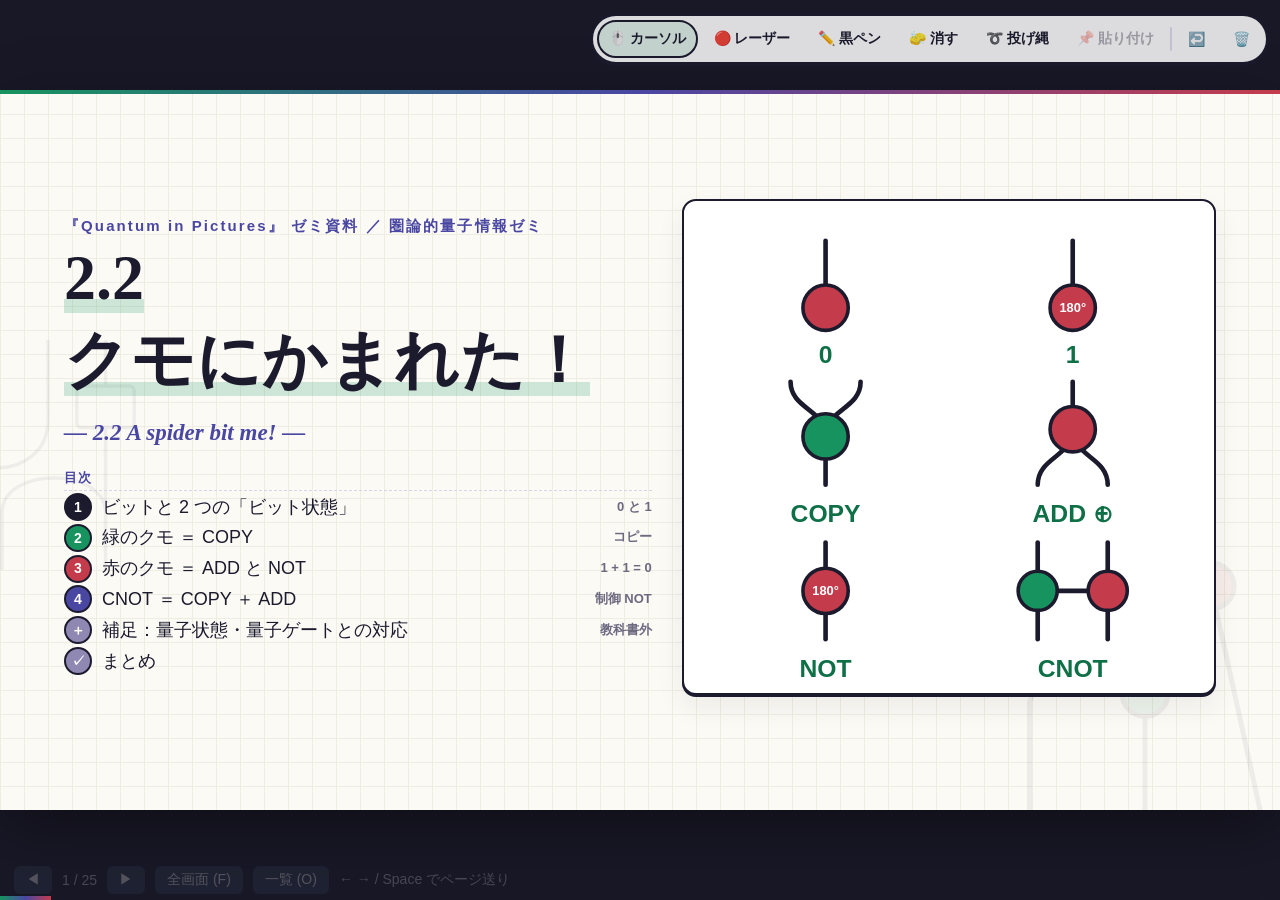
<file: 圏論的量子情報ゼミ/Quantum_in_Pictures_2.2.html>
<!DOCTYPE html>
<html lang="ja">
<head>
<meta charset="utf-8">
<meta name="viewport" content="width=device-width, initial-scale=1">
<title>2.2 クモにかまれた！ ― Quantum in Pictures</title>
<style>
:root{
  --ink:#1f1a3d; --muted:#6b6790; --line:#1f1a3d; --bg:#fffaf0;
  --accent:#ff6b1a; --accent-d:#e04e00; --accent-l:#fff1c2;
  --blue:#3b6cff; --blue-l:#dfe8ff; --green:#14a35a;
  --off:#b9b5d0; --pink:#ff4f9a; --yellow:#ffd53d; --purple:#8a5cff;
  --hard:4px 4px 0 var(--ink);
}
*{box-sizing:border-box}
html{-webkit-text-size-adjust:100%;text-size-adjust:100%}
html,body{margin:0;height:100%;background:#1e293b;overflow:hidden;
  font-family:"Hiragino Kaku Gothic ProN","Hiragino Sans","Noto Sans JP","Yu Gothic UI","Yu Gothic",Meiryo,sans-serif;color:var(--ink)}
#viewport{position:fixed;inset:0}
#stage{position:absolute;left:50%;top:50%;width:1280px;height:720px;transform-origin:center center;
  background:var(--bg);box-shadow:0 20px 60px rgba(0,0,0,.4);overflow:hidden}

/* ---------- slides ---------- */
.slide{position:absolute;inset:0;padding:44px 64px 50px;opacity:0;pointer-events:none;
  transform:translateX(60px);transition:opacity .55s ease,transform .55s ease;display:flex;flex-direction:column}
.slide.past{transform:translateX(-60px)}
.slide.active{opacity:1;transform:none;pointer-events:auto}
.slide::before{content:"";position:absolute;left:0;top:0;right:0;height:6px;
  background:linear-gradient(90deg,var(--accent),#facc15 50%,var(--blue))}
.chap{font-size:15px;color:var(--muted);letter-spacing:.05em}
h2{font-size:38px;margin:6px 0 22px;padding-left:16px;border-left:10px solid var(--accent);line-height:1.25}
h2 small{font-size:22px;color:var(--muted);font-weight:500;margin-left:12px}
.pageno{position:absolute;right:30px;bottom:16px;font-size:14px;color:var(--muted)}
.body{flex:1;min-height:0}
p,li{font-size:23px;line-height:1.6}
ul{margin:0;padding-left:1.2em}
li{margin:6px 0}
b.k{color:var(--accent-d)}
b.kb{color:var(--blue)}
.muted{color:var(--muted)}
.cols{display:grid;grid-template-columns:1.25fr 1fr;gap:30px;align-items:center;height:100%}
.cols.even{grid-template-columns:1fr 1fr}
.cols.wide{grid-template-columns:1.7fr 1fr}
.card{background:#fff;border-radius:18px;box-shadow:0 6px 24px rgba(15,23,42,.08);padding:18px 22px}
.point{background:var(--accent-l);border-left:7px solid var(--accent);padding:12px 18px;border-radius:10px;font-size:22px;line-height:1.55;margin-top:14px}
.point.blue{background:var(--blue-l);border-left-color:var(--blue)}
.hint{font-size:16px;color:var(--muted);margin-top:6px}
.formula{font-family:"Cambria Math","STIX Two Math","Times New Roman",serif;font-size:30px;background:#fff;border-radius:12px;
  padding:10px 20px;display:inline-block;box-shadow:0 3px 12px rgba(15,23,42,.08)}
sub{font-size:.65em}
.center{display:flex;justify-content:center;align-items:center}
.btns{display:flex;gap:10px;flex-wrap:wrap;margin-top:10px}
button.b{font:inherit;font-size:16px;padding:7px 16px;border-radius:999px;border:2px solid var(--blue);background:#fff;color:var(--blue);cursor:pointer;font-weight:700}
button.b:hover{background:var(--blue-l)}
button.b.playing{background:var(--blue);color:#fff}

/* fragments & entrance animations */
.frag{opacity:0;transform:translateY(18px);transition:opacity .45s ease,transform .45s ease}
.frag.vis{opacity:1;transform:none}
.slide.active .pop{animation:pop .6s cubic-bezier(.2,.8,.3,1.2) both;animation-delay:var(--d,0s)}
@keyframes pop{from{opacity:0;transform:translateY(24px) scale(.96)}to{opacity:1;transform:none}}

/* title */
.title-wrap{display:grid;grid-template-columns:1.1fr 1fr;gap:30px;align-items:center;height:100%}
.title-wrap h1{font-size:54px;line-height:1.25;margin:0 0 14px}
.title-wrap .sub{font-size:30px;color:var(--accent-d);font-weight:700;margin-bottom:34px}
.title-wrap .meta{font-size:20px;color:var(--muted);line-height:1.8}
.agenda li{font-size:27px;margin:16px 0;list-style:none;display:flex;align-items:center;gap:16px}
.agenda .num{width:46px;height:46px;border-radius:50%;background:var(--ink);color:#fff;display:flex;align-items:center;justify-content:center;font-weight:800;flex:none}
.agenda .new{background:var(--accent)}
.tag{font-size:15px;background:var(--accent);color:#fff;border-radius:999px;padding:2px 12px;font-weight:700}
details{background:#fff;border-radius:12px;padding:10px 18px;margin:10px 0;box-shadow:0 3px 12px rgba(15,23,42,.06);font-size:22px}
details summary{cursor:pointer;font-weight:700}
details[open] summary{color:var(--accent-d)}
details div{margin-top:8px;line-height:1.6;color:#334155}

/* ---------- UI ---------- */
#ui{position:fixed;left:0;right:0;bottom:0;height:40px;display:flex;align-items:center;gap:10px;padding:0 14px;
  color:#cbd5e1;font-size:14px;opacity:.25;transition:opacity .3s;z-index:10}
#ui:hover{opacity:1}
#ui button{background:#334155;color:#fff;border:0;border-radius:6px;padding:5px 12px;cursor:pointer;font:inherit}
#progress{position:fixed;left:0;bottom:0;height:4px;background:var(--accent);transition:width .4s;z-index:11}

/* ---------- 一覧モード ---------- */
#ovHead{display:none}
body.overview{overflow:auto}
body.overview #viewport{position:static;padding:64px 24px 60px}
body.overview #ovHead{display:flex;position:fixed;left:0;right:0;top:0;height:52px;align-items:center;gap:16px;padding:0 24px;
  background:#0f172a;color:#e2e8f0;font-size:16px;z-index:12}
body.overview #ovHead b{font-size:18px}
body.overview #ovHead b,body.overview #ovHead button{white-space:nowrap}
@media (max-width:900px){body.overview #ovHead span{display:none}}
body.overview #ovHead button{background:var(--accent);color:#fff;border:0;border-radius:6px;padding:6px 14px;cursor:pointer;font:inherit;font-weight:700;margin-left:auto}
body.overview #stage{position:static;transform:none!important;width:auto;height:auto;overflow:visible;background:none;box-shadow:none;
  display:grid;grid-template-columns:repeat(var(--cols,4),var(--ow,256px));gap:22px}
/* 縮小は zoom ではなく transform で行う（iPad の Safari は zoom の扱いが異なり、中身の位置がずれるため）。
   transform は並べるときの大きさに影響しないので、負の余白で縮小後の大きさ（--ow × --oh）に合わせる */
body.overview .slide{position:relative;inset:auto;width:1280px;height:720px;opacity:1;pointer-events:auto;
  transform:scale(var(--z,.2));transform-origin:0 0;margin:0 calc(var(--ow,256px) - 1280px) calc(var(--oh,144px) - 720px) 0;
  cursor:pointer;background:var(--bg);border-radius:14px;box-shadow:0 10px 30px rgba(0,0,0,.35);outline:0 solid var(--accent);transition:outline-width .15s}
body.overview .slide *{pointer-events:none}
body.overview .slide:hover{outline-width:14px}
body.overview .slide.current{outline-width:22px}
body.overview .frag{opacity:1;transform:none}
body.overview .bar-fill{width:var(--w);transition:none}
body.overview .slide{overflow:hidden}
/* 一覧ではページ番号を右下の札にして、中身と重なっても読めるようにする */
body.overview .slide .pageno{font-size:40px;font-weight:900;color:#fff;background:var(--ink);border-radius:16px;padding:2px 20px;bottom:14px;right:14px;z-index:6}
body.overview #ui,body.overview #progress{display:none}

/* ---------- ポップ調デザイン（太枠・ずらし影・弾むアニメ） ---------- */
html,body{background:#2a2350}
#stage{background:
  radial-gradient(circle at 92% 8%,#ffd6e8 0 120px,transparent 121px),
  radial-gradient(circle at 4% 96%,#d4f4ff 0 150px,transparent 151px),
  radial-gradient(circle at 98% 92%,#fff0b3 0 70px,transparent 71px),
  radial-gradient(#e9e2cf 1.4px,transparent 1.6px) 0 0/22px 22px,
  var(--bg)}
.slide{transition:opacity .45s ease,transform .6s cubic-bezier(.3,1.5,.5,1)}
.slide::before{height:10px;background:repeating-linear-gradient(90deg,var(--accent) 0 80px,var(--yellow) 80px 160px,var(--pink) 160px 240px,var(--blue) 240px 320px)}
.chap{font-weight:700;color:var(--pink);letter-spacing:.08em}
h2{border-left:none;padding-left:54px;position:relative}
h2::before{content:"";position:absolute;left:0;top:50%;width:34px;height:34px;margin-top:-17px;border-radius:10px;
  background:linear-gradient(135deg,var(--yellow),var(--accent) 55%,var(--pink));border:3px solid var(--ink);transform:rotate(-12deg);box-shadow:3px 3px 0 var(--ink)}
.slide.active h2::before{animation:wiggle 1s cubic-bezier(.3,1.6,.5,1) both}
@keyframes wiggle{from{transform:rotate(-120deg) scale(.3)}to{transform:rotate(-12deg)}}
h2 small{white-space:nowrap;background:var(--accent-l);color:var(--ink);border:2px solid var(--ink);border-radius:999px;padding:2px 14px;font-size:18px;font-weight:700;vertical-align:middle}
b.k{color:var(--accent-d);background:linear-gradient(transparent 62%,#ffe58a 62%)}
b.kb{color:var(--blue);background:linear-gradient(transparent 62%,#cfe0ff 62%)}
.card{border:3px solid var(--ink);border-radius:22px;box-shadow:6px 6px 0 var(--ink)}
.point{border:2.5px solid var(--ink);border-left:10px solid var(--accent);border-radius:16px;box-shadow:var(--hard)}
.point.blue{border-left-color:var(--blue)}
.formula{border:2.5px solid var(--ink);box-shadow:var(--hard)}
button.b{border:2.5px solid var(--ink);background:var(--yellow);color:var(--ink);box-shadow:3px 3px 0 var(--ink);transition:transform .1s,box-shadow .1s}
button.b:hover{background:#ffe06b;transform:translate(-1px,-1px);box-shadow:4px 4px 0 var(--ink)}
button.b:active{transform:translate(2px,2px);box-shadow:1px 1px 0 var(--ink)}
button.b.playing{background:var(--pink);color:#fff}
.slide.active .pop{animation:pop .7s cubic-bezier(.3,1.6,.5,1) both;animation-delay:var(--d,0s)}
@keyframes pop{from{opacity:0;transform:translateY(30px) scale(.85) rotate(-2deg)}to{opacity:1;transform:none}}
.frag{transform:translateY(18px) scale(.95);transition:opacity .4s ease,transform .5s cubic-bezier(.3,1.6,.5,1)}

.bitex span,.quote,.tile,details{border:2.5px solid var(--ink);box-shadow:3px 3px 0 var(--ink)}
table.tt{border:3px solid var(--ink);box-shadow:5px 5px 0 var(--ink);border-collapse:separate;border-spacing:0}
table.tt th,table.tt td{border:0;border-right:1.5px solid #d9d4ea;border-bottom:1.5px solid #d9d4ea}
table.tt th{background:#ece6ff;border-bottom:2.5px solid var(--ink)}
table.tt th.out{background:#ffe1c7}
table.tt tbody tr.cur td{box-shadow:inset 0 0 0 999px rgba(255,213,61,.55)}

.wire{stroke-width:5}
.gate path,.gate circle{stroke:var(--ink);stroke-width:3.5}
.gate.on path:not(.xorback),.gate.on circle{fill:#ffe1c7;stroke:var(--ink)}
.gate.on path.xorback{stroke:var(--ink)}
.gate.on{filter:drop-shadow(3px 3px 0 var(--accent))}
.inp circle{stroke-width:3.5}
.inp.on circle{stroke:var(--ink)}
.lamp circle{stroke:var(--ink)}
.lamp.on circle{fill:var(--yellow);stroke:var(--ink);filter:drop-shadow(0 0 12px rgba(255,213,61,.95))}
.fa rect{stroke:var(--ink);rx:16}
.fa.active rect{fill:#fff1c2;stroke:var(--ink);filter:drop-shadow(4px 4px 0 var(--accent))}
.ca-grid .hl{background:#fff1c2;border:2px dashed var(--accent)}
.bar-bg{background:#ece6ff;border:2px solid var(--ink)}
.bar-fill.a{background:linear-gradient(90deg,var(--accent),var(--pink))}

.title-wrap h1{font-size:64px;background:linear-gradient(transparent 70%,#ffe58a 70%) no-repeat;display:inline;line-height:1.3;-webkit-box-decoration-break:clone;box-decoration-break:clone}
.title-wrap .sub{color:var(--pink);margin-top:18px;margin-bottom:22px;font-size:23px;white-space:nowrap}
.tchaps{display:flex;flex-direction:column;gap:12px}
.tchap{display:flex;align-items:center;gap:12px;background:#fff;border:2.5px solid var(--ink);border-radius:16px;box-shadow:3px 3px 0 var(--ink);padding:6px 14px 6px 6px}
.tchap .tno{background:var(--c);color:#fff;font-weight:900;border:2px solid var(--ink);border-radius:10px;padding:2px 10px;font-size:18px;flex:none}
.tchap .tname{font-weight:900;font-size:21px}
.tchap .tsec{margin-left:auto;font-size:14px;color:var(--muted);font-weight:700;white-space:nowrap}
.agenda .num{border:3px solid var(--ink);box-shadow:3px 3px 0 var(--ink);background:var(--blue)}
.agenda li:nth-child(3) .num{background:var(--pink)}
.agenda li:nth-child(4) .num{background:var(--green)}
.agenda li:nth-child(6) .num{background:var(--purple)}
.agenda li:nth-child(7) .num{background:var(--accent)}
.agenda .new{background:var(--accent)}
.tag{background:var(--pink);border:2px solid var(--ink);white-space:nowrap;flex:none}

/* 目次の教科書の章見出し */
.agenda li.agroup{font-size:17px;font-weight:900;color:var(--pink);letter-spacing:.06em;margin:14px 0 -4px;border-bottom:2.5px dashed #e3dcf2;padding-bottom:4px}
.agenda li.agroup:first-child{margin-top:0}

/* 教科書の章の扉（本の章扉風） */
.partdoor .pd-wrap{position:relative;height:100%;display:flex;flex-direction:column;align-items:center;justify-content:center;text-align:center;padding-bottom:40px}
.pd-src{font-size:18px;font-weight:700;color:var(--muted);letter-spacing:.08em}
.pd-no{margin-top:14px;font-size:30px;font-weight:900;color:#fff;background:var(--c);border:3px solid var(--ink);border-radius:999px;padding:4px 26px;box-shadow:4px 4px 0 var(--ink);letter-spacing:.12em}
.pd-title{font-size:68px;line-height:1.25;margin:22px 0 26px;background:linear-gradient(transparent 70%,#ffe58a 70%);display:inline;-webkit-box-decoration-break:clone;box-decoration-break:clone}
.pd-secs{display:flex;flex-direction:column;align-items:center;gap:10px;margin-top:22px}
.pd-secs span{background:#fff;border:2.5px solid var(--ink);border-radius:999px;padding:4px 18px;font-size:19px;font-weight:700;box-shadow:3px 3px 0 var(--ink)}
.pd-secs span.add{background:var(--accent-l)}
.pd-bg{position:absolute;left:0;right:0;bottom:4px;display:flex;justify-content:center;color:var(--c);opacity:.13;font-size:84px;pointer-events:none}
.pd-bg .eq{font-size:50px;gap:14px}
.pd-bg .vec{border-width:5px;border-radius:40px;padding:4px 26px;line-height:1.15}

/* 復習問題：カードをクリックすると答えが出る */
.quiz{display:grid;grid-template-columns:repeat(2,minmax(0,1fr));grid-auto-rows:1fr;gap:12px 16px;align-content:center}
.qz{display:flex;flex-direction:column;background:#fff;border:2.5px solid var(--ink);border-radius:16px;box-shadow:4px 4px 0 var(--ink);padding:10px 14px;cursor:pointer;transition:transform .12s,box-shadow .12s}
.qz:hover{transform:translate(-1px,-1px);box-shadow:5px 5px 0 var(--ink)}
.qz-q{display:flex;gap:10px;align-items:flex-start;font-size:17px;line-height:1.5;font-weight:600}
.qz-no{flex:none;background:var(--blue);color:#fff;font-weight:900;font-size:14px;border:2px solid var(--ink);border-radius:999px;padding:1px 9px;margin-top:2px}
.qz-a{margin-top:auto;padding-top:8px;min-height:40px;display:flex;align-items:center;border-top:2px dashed #e3dcf2;font-size:17px;line-height:1.5}
.qz-hide{color:var(--muted);font-weight:800;font-size:15px}
.qz-ans{display:none;color:#1f1a3d}
.qz.open{background:#fffaf0}
.qz.open .qz-no{background:var(--green)}
.qz.open .qz-hide{display:none}
.qz.open .qz-ans{display:inline;animation:qzIn .4s cubic-bezier(.3,1.6,.5,1)}
@keyframes qzIn{from{opacity:0;transform:translateY(6px) scale(.96)}to{opacity:1;transform:none}}
.quiz.q2{grid-template-columns:repeat(6,minmax(0,1fr));grid-auto-rows:auto}
.quiz.q2 .qz{grid-column:span 2}
.quiz.q2 .qz.dia{grid-column:span 3}
.quiz.q2 .qz.wide .qzc{max-height:200px}
.quiz.q2 .qz-q{font-size:16px}
.quiz.q2 .qz-a{font-size:15.5px;min-height:34px}
.qz-q > span:last-child{min-width:0;flex:1}
.qzc{display:block;width:100%;max-height:170px;margin:6px auto 0;font-family:"Hiragino Kaku Gothic ProN","Hiragino Sans","Noto Sans JP",Meiryo,sans-serif}
.qzc .qg{fill:#f1ecff;stroke:#1f1a3d;stroke-width:2.5;stroke-dasharray:6 4}
.qzc .g-q{font-size:26px;font-weight:900;fill:#8a5cff}
.qzc .g-ans{display:none;font-weight:900;fill:#1f1a3d}
.qz.open .qzc .qg{fill:#fff1c2;stroke-dasharray:none}
.qz.open .qzc .g-q{display:none}
.qz.open .qzc .g-ans{display:inline}
.quiz.q3{grid-auto-rows:auto}
.quiz.q3 .qz{min-height:118px}
.quiz.q3 .qz:last-child{grid-column:span 2}
.qzc.qzbloch{max-height:145px}
.qgb{cursor:pointer}
.qgb:hover .qg{fill:#e6dcff}
.qgb.shown .qg{fill:#fff1c2;stroke-dasharray:none}
.qgb.shown .g-q{display:none}
.qgb.shown .g-ans{display:inline;animation:qzIn .35s cubic-bezier(.3,1.6,.5,1)}
h2 .qz-all{font-size:14px;padding:4px 14px;margin-left:16px;vertical-align:middle}

/* 章の扉スライド */
.door-wrap{position:relative;display:grid;grid-template-columns:auto 1fr;gap:64px;align-items:center;height:100%;padding:0 40px}
.door-num{width:210px;height:210px;border-radius:46px;background:var(--c);color:#fff;border:5px solid var(--ink);box-shadow:10px 10px 0 var(--ink);
  display:flex;align-items:center;justify-content:center;font-size:140px;font-weight:900;font-family:Consolas,Menlo,monospace;transform:rotate(-6deg)}
.slide.active .door-num{animation:doorIn .9s cubic-bezier(.3,1.6,.5,1) both}
@keyframes doorIn{from{opacity:0;transform:rotate(-120deg) scale(.3)}to{opacity:1;transform:rotate(-6deg)}}
.door-label{font-size:22px;font-weight:900;letter-spacing:.14em;color:var(--c)}
.door-label .door-book{display:block;font-size:16px;letter-spacing:.04em;color:var(--muted);margin-bottom:2px}
.door-label .tag{font-size:15px;letter-spacing:0;vertical-align:middle;margin-left:8px}
.door h1{font-size:80px;line-height:1.15;margin:6px 0 4px}
.door-lead{font-size:32px;font-weight:700;color:var(--muted);margin:0 0 30px}
.door-topics{display:flex;flex-wrap:wrap;gap:12px}
.door-topics span{background:#fff;border:2.5px solid var(--ink);border-radius:999px;padding:4px 18px;font-size:19px;font-weight:700;box-shadow:3px 3px 0 var(--ink)}
.door-bg{position:absolute;right:-20px;bottom:-150px;font-size:600px;font-weight:900;line-height:1;color:var(--c);opacity:.09;
  font-family:Consolas,Menlo,monospace;pointer-events:none}
#progress{height:6px;background:linear-gradient(90deg,var(--accent),var(--pink),var(--blue))}

/* ---------- レーザーポインター（Apple Pencil） ---------- */
#stage{-webkit-user-select:none;user-select:none;-webkit-touch-callout:none}
body:not(.overview) #stage{touch-action:none}
#laser{position:absolute;left:0;top:0;width:1280px;height:720px;pointer-events:none;z-index:5}
body.overview #laser{display:none}
/* 黒ペン（Apple Pencil で書き込み） */
#ink{position:absolute;left:0;top:0;width:1280px;height:720px;pointer-events:none;z-index:4}
#penbar{position:fixed;right:12px;top:14px;z-index:20;display:flex;align-items:center;gap:4px;background:#fff;border:2.5px solid var(--ink);
  border-radius:999px;box-shadow:3px 3px 0 var(--ink);padding:4px;touch-action:manipulation;opacity:.85}
#penbar:hover{opacity:1}
#penbar button{height:38px;min-width:38px;border-radius:999px;border:2px solid transparent;background:none;font:inherit;font-size:14px;font-weight:800;
  color:var(--ink);cursor:pointer;display:flex;align-items:center;justify-content:center;gap:4px;padding:0 10px}
#penbar button.on{background:var(--accent-l);border-color:var(--ink)}
#penbar .sep{width:2px;height:24px;background:#e3dcf2;border-radius:1px}
body.overview #ink,body.overview #penbar{display:none}

@media print{
  @page{size:1280px 720px;margin:0}
  html,body{overflow:visible;background:#fff}
  #viewport{position:static}
  #stage{position:static;transform:none!important;box-shadow:none;width:auto;height:auto;overflow:visible;background:none}
  .slide{position:relative;width:1280px;height:720px;opacity:1;transform:none;page-break-after:always;background:var(--bg)}
  .frag{opacity:1;transform:none}
  #ui,#progress,.btns,.hint,#laser,#penbar{display:none}
}
.sumlist{display:flex;flex-direction:column;gap:12px;justify-content:center}
.sl{display:flex;gap:14px;align-items:center;background:#fff;border:2.5px solid var(--ink);border-left:12px solid var(--c);border-radius:16px;box-shadow:4px 4px 0 var(--ink);padding:10px 18px;font-size:21px;line-height:1.5}
.sl-n{flex:none;width:36px;height:36px;border-radius:50%;background:var(--c);color:#fff;font-weight:900;font-size:18px;display:flex;align-items:center;justify-content:center;border:2px solid var(--ink)}
.sl-s{font-size:16px;color:var(--muted);margin-left:4px}
.ag-t{margin:4px 0 0;padding:0}
.ag-t li{font-size:18px !important;margin:2px 0 !important;gap:10px !important}
.ag-t li em{font-style:normal;font-size:13px;font-weight:800;color:var(--muted);margin-left:auto;padding-left:10px;white-space:nowrap}
.ag-t .num{width:28px !important;height:28px !important;font-size:14px;border-width:2px !important;box-shadow:2px 2px 0 var(--ink) !important}
.ag-t li.agroup{font-size:13px !important;margin:6px 0 0 !important;padding-bottom:1px}

/* ---------- 1.2 空間と時間：図（箱と線）の部品 ---------- */
@keyframes flow{from{stroke-dashoffset:16}to{stroke-dashoffset:0}}
.book-en{font-size:15px;color:var(--muted);font-weight:700;font-style:italic}
svg.dg{display:block;width:100%;height:var(--h,380px);user-select:none;overflow:visible;
  font-family:"Hiragino Kaku Gothic ProN","Hiragino Sans","Noto Sans JP","Yu Gothic UI",Meiryo,sans-serif}
.dg .wr{fill:none;stroke:var(--ink);stroke-width:4.5;stroke-linecap:round;stroke-linejoin:round;transition:stroke .45s}
.dg .wr.on{stroke:var(--accent)}
.dg .bx rect{fill:#fff;stroke:var(--ink);stroke-width:3.5;transition:fill .35s}
.dg .bx{transition:filter .35s}
.dg .bx.on rect{fill:var(--accent-l)}
.dg .bx.now rect{fill:var(--yellow)}
.dg .bx.now{filter:drop-shadow(4px 4px 0 var(--accent))}
.dg .sym{font-size:30px;font-weight:900;text-anchor:middle;dominant-baseline:central;fill:var(--ink);
  font-family:"Segoe UI Symbol","Apple Symbols","DejaVu Sans","Noto Sans Symbols2",sans-serif}
.dg .sym .sub{font-size:16px;font-family:Consolas,Menlo,monospace}
.dg .nm{font-size:18px;font-weight:900;text-anchor:middle;dominant-baseline:central;fill:var(--ink)}
.dg .nm .en{font-size:12px;font-weight:700;fill:var(--muted)}
.dg .ic{font-size:34px;text-anchor:middle;dominant-baseline:central}
.dg .wl{font-size:16px;font-weight:800;fill:var(--muted)}
.dg .wl.big{font-size:20px;fill:var(--ink)}
.dg .res{font-size:22px;font-weight:900;fill:var(--accent-d)}
.dg .appear{opacity:0;transition:opacity .45s}
.dg .appear.on{opacity:1}
.dg [data-only]{transition:opacity .45s}
.dg .hide{opacity:0 !important}
.dg .ax{stroke:#a9a3c4;stroke-width:3;fill:none;stroke-linecap:round}
.dg .axh{fill:#a9a3c4}
.dg .axl{font-size:15px;font-weight:900;fill:#8f88b3}
.dg .now-line{transition:transform .9s cubic-bezier(.3,1.25,.5,1)}
.dg .now-line line{stroke:var(--pink);stroke-width:3;stroke-dasharray:10 7}
.dg .now-line text{fill:var(--pink);font-weight:900;font-size:16px}
.dg .sep{stroke:#a9a3c4;stroke-width:3;stroke-dasharray:12 9}
.dg .who{font-size:20px;font-weight:900;fill:#8f88b3;text-anchor:middle}
.dg .tok{transition:opacity .3s}
.dg .tok circle{stroke:var(--ink);stroke-width:3}
.dg .tok text{fill:#fff;font-weight:900;font-size:16px;text-anchor:middle;dominant-baseline:central}
.dg .flowl{fill:none;stroke:#fff;stroke-width:2.4;stroke-dasharray:4 12;stroke-linecap:round;opacity:0;transition:opacity .3s}
.dg .flowl.on{opacity:.95;animation:flow .55s linear infinite}
.dg .glow{fill:none;stroke:var(--pink);stroke-width:16;stroke-linecap:round;opacity:0;transition:opacity .4s}
.dg .glow.on{animation:glowp 1.3s ease-in-out infinite}
@keyframes glowp{0%,100%{opacity:.18}50%{opacity:.5}}
.dg .orbit{fill:none;stroke:#cfc8e3;stroke-width:2.5}
.dg .panel{fill:#d4f4ff;stroke:var(--ink);stroke-width:3}
.dg .mer{fill:none;stroke:#fff;stroke-width:2}
.dg .head{font-size:20px;font-weight:900;text-anchor:middle}

/* ステップ再生のカード */
.stp{display:flex;flex-direction:column;gap:6px}
.stp .cap{min-height:62px;display:flex;align-items:center;justify-content:center;text-align:center;font-size:19px;font-weight:700;line-height:1.45;
  background:#fffaf0;border:2px dashed #d9d4ea;border-radius:12px;padding:4px 12px}
.stp .cap.go{animation:capIn .45s cubic-bezier(.3,1.6,.5,1)}
@keyframes capIn{from{opacity:0;transform:translateY(8px)}to{opacity:1;transform:none}}
.stp-ctl{display:flex;align-items:center;justify-content:center;gap:10px}
.stp-ctl button.b{margin:0}
.stp-ctl button.sm{padding:5px 12px}
.dots{display:flex;gap:6px}
.dots span{width:14px;height:14px;border-radius:50%;border:2px solid var(--ink);background:#fff;cursor:pointer;transition:background .3s}
.dots span.on{background:var(--accent)}

/* 本文まわり */
.lead{font-size:22px;line-height:1.6;margin:0 0 10px}
ul.plain{list-style:none;padding:0;margin:0}
ul.plain li{font-size:21px;line-height:1.55;margin:8px 0;display:flex;gap:10px;align-items:flex-start}
ul.plain li .ico{flex:none;width:34px;height:34px;border-radius:10px;border:2.5px solid var(--ink);background:#fff;display:flex;align-items:center;justify-content:center;font-size:18px;box-shadow:2px 2px 0 var(--ink)}
.quote{font-size:16px;line-height:1.5;margin-top:12px;font-style:italic}
.quote small{font-style:normal}
.suit{font-family:"Segoe UI Symbol","Apple Symbols","DejaVu Sans",sans-serif;font-weight:900;font-style:normal}
.kv{display:grid;grid-template-columns:auto 1fr;gap:8px 14px;align-items:center;font-size:20px;margin-top:6px}
.kv .kk{background:var(--ink);color:#fff;font-weight:900;border-radius:10px;padding:2px 12px;font-size:17px;text-align:center}
.kv .kk.t{background:var(--accent)}
.kv .kk.s{background:var(--blue)}
.kv .kk.ts{background:var(--purple)}
.bigmsg{font-size:30px;font-weight:900;line-height:1.45;margin:6px 0 14px}
.tagx{display:inline-block;font-size:14px;font-weight:900;color:#fff;background:var(--purple);border:2px solid var(--ink);border-radius:999px;padding:1px 12px;vertical-align:middle;margin-left:10px}
.notation{display:grid;grid-template-columns:1fr 1fr;gap:22px}
.notation .card{display:flex;flex-direction:column;align-items:center;gap:6px;padding:14px 18px}
.notation h3{margin:0;font-size:22px}
.notation h3 small{display:block;text-align:center;font-size:14px;color:var(--muted);font-weight:700}
.notation .formula{font-size:38px;margin-top:4px}
.notation .nt{font-size:18px;line-height:1.5;text-align:center}
.slide[data-id="quiz"] .qz{min-height:150px}
.slide[data-id="quiz"] .qz-q{font-size:21px}
.slide[data-id="quiz"] .qz-a{font-size:19px}
.quiz.q6{grid-template-columns:repeat(3,minmax(0,1fr))}
.tdg{--h:330px}
.tdg .now-line{transition:none;animation:sweep 5s cubic-bezier(.45,0,.55,1) infinite}
@keyframes sweep{0%{transform:translateY(300px)}80%,100%{transform:translateY(25px)}}
.suit{background:none !important;font-size:1.12em}
.stp .cap>span{display:block}
.quote{padding:8px 14px}

/* =====================================================================
   圏論的量子情報ゼミのテーマ：ストリング図（箱と線）と ZX 図の雰囲気
   墨色の線、緑 = Z スパイダー、赤 = X スパイダー、藍 = 補助色、方眼紙の背景、明朝の見出し
   ===================================================================== */
:root{
  --ink:#1c1b2e; --muted:#6d6a80; --line:#1c1b2e; --bg:#fbfaf5;
  --accent:#17935f; --accent-d:#0f7048; --accent-l:#e1f3ea;
  --blue:#c43c4c; --blue-l:#fbe4e6; --green:#17935f;
  --pink:#4a47a3; --purple:#4a47a3; --yellow:#e6f0c8;
  --hard:0 2px 0 var(--ink);
  --serif:"Hiragino Mincho ProN","Yu Mincho","YuMincho","Noto Serif JP","Noto Serif CJK JP","Times New Roman",serif;
}
html,body{background:#191827}
#stage{background:
  url("data:image/svg+xml,%3Csvg xmlns='http://www.w3.org/2000/svg' viewBox='0 0 200 220' fill='none' stroke='%231c1b2e' stroke-width='3' opacity='.06'%3E%3Cpath d='M60 0V70L30 130V220M60 70L100 125M140 0V60L100 125M140 60L175 220M100 125V220'/%3E%3Ccircle cx='60' cy='70' r='14' fill='%2317935f'/%3E%3Ccircle cx='140' cy='60' r='14' fill='%23c43c4c'/%3E%3Ccircle cx='100' cy='125' r='14' fill='%2317935f'/%3E%3C/svg%3E") right -30px bottom -40px/330px no-repeat,
  url("data:image/svg+xml,%3Csvg xmlns='http://www.w3.org/2000/svg' viewBox='0 0 200 200' fill='none' stroke='%231c1b2e' stroke-width='3' opacity='.05'%3E%3Cpath d='M30 0V70C30 125 120 125 120 70V0M170 200V120M80 200V150C80 110 170 110 170 150'/%3E%3Crect x='145' y='40' width='50' height='36' rx='4' fill='%23fbfaf5'/%3E%3Cpath d='M170 0V40M170 76V120'/%3E%3C/svg%3E") left -90px top 250px/230px no-repeat,
  linear-gradient(#efece2 1px,transparent 1px) 0 0/24px 24px,
  linear-gradient(90deg,#efece2 1px,transparent 1px) 0 0/24px 24px,
  var(--bg)}
.slide{transition:opacity .5s ease,transform .6s ease}
.slide::before{height:4px;background:linear-gradient(90deg,var(--accent),var(--purple) 50%,var(--blue))}
#progress{height:4px;background:linear-gradient(90deg,var(--accent),var(--purple),var(--blue))}
@keyframes pop{from{opacity:0;transform:translateY(14px)}to{opacity:1;transform:none}}
.slide.active .pop{animation:pop .6s ease both;animation-delay:var(--d,0s)}
.frag{transform:translateY(12px);transition:opacity .4s ease,transform .45s ease}

/* 見出し：明朝＋スパイダー（ノードと足）の印 */
.chap{color:var(--purple);font-weight:700;letter-spacing:.14em}
h2{font-family:var(--serif);font-weight:700;padding-left:56px}
h2::before{width:40px;height:40px;margin-top:-20px;border:0;border-radius:0;box-shadow:none;transform:none;
  background:url("data:image/svg+xml,%3Csvg xmlns='http://www.w3.org/2000/svg' viewBox='0 0 40 40'%3E%3Cg stroke='%231c1b2e' stroke-width='3' stroke-linecap='round'%3E%3Cpath d='M20 20L20 2M20 20L5 36M20 20L35 36'/%3E%3C/g%3E%3Ccircle cx='20' cy='20' r='10' fill='%2317935f' stroke='%231c1b2e' stroke-width='3'/%3E%3C/svg%3E") center/contain no-repeat}
@keyframes nodeIn{from{opacity:0;transform:scale(.3) rotate(-90deg)}to{opacity:1;transform:none}}
.slide.active h2::before{animation:nodeIn .8s cubic-bezier(.3,1.4,.5,1) both}
h2 small{font-family:"Hiragino Kaku Gothic ProN","Hiragino Sans","Noto Sans JP",Meiryo,sans-serif;background:#fff;border:1.5px solid var(--ink);color:var(--muted)}
b.k{color:var(--accent-d);background:linear-gradient(transparent 64%,var(--accent-l) 64%)}
b.kb{color:var(--blue);background:linear-gradient(transparent 64%,var(--blue-l) 64%)}

/* カード・枠：細い墨の線、ずらし影はやめて控えめに */
.card{border:2px solid var(--ink);border-radius:14px;box-shadow:0 2px 0 var(--ink),0 12px 28px rgba(28,27,46,.07)}
.point{background:var(--accent-l);border:1.5px solid var(--ink);border-left:7px solid var(--accent);border-radius:10px;box-shadow:none}
.point.blue{background:var(--blue-l);border-left-color:var(--blue)}
.formula{border:1.5px solid var(--ink);box-shadow:none;font-family:"Cambria Math","STIX Two Math","Times New Roman",serif}
.quote{font-family:var(--serif);border:1.5px solid var(--ink);border-left:5px solid var(--purple);box-shadow:none;background:#fff}
button.b{background:#fff;color:var(--ink);border:2px solid var(--ink);box-shadow:0 2px 0 var(--ink)}
button.b:hover{background:var(--accent-l);transform:none;box-shadow:0 2px 0 var(--ink)}
button.b:active{transform:translateY(2px);box-shadow:none}
button.b.playing{background:var(--ink);color:#fff}
ul.plain li .ico{border-radius:50%;border:2px solid var(--ink);box-shadow:none;background:#fff;font-family:var(--serif);font-weight:900;font-size:19px}
.stp .cap{background:#fff;border:1.5px dashed #c9c5da}
.dots span{border-width:1.5px}
.dots span.on{background:var(--accent)}
.kv .kk{border-radius:999px}
.kv .kk.ts{background:var(--purple)}

/* タイトル */
.title-wrap h1{font-family:var(--serif);background:linear-gradient(transparent 80%,rgba(23,147,95,.2) 80%) no-repeat}
.title-wrap .sub{font-family:var(--serif);font-style:italic;color:var(--purple)}
.agenda .num{border-radius:50%;border:2px solid var(--ink) !important;box-shadow:none !important}
.agenda li.agroup{color:var(--purple);border-bottom:1.5px dashed #d8d4e6}

/* 扉：大きな番号を「線の上のノード（スパイダー）」に */
.door h1{font-family:var(--serif)}
.door-label{letter-spacing:.18em}
.door-num{position:relative;width:180px;height:180px;border-radius:50%;border:4px solid var(--ink);box-shadow:0 0 0 10px rgba(255,255,255,.7);
  transform:none;font-family:var(--serif);font-size:110px}
.door-num::before,.door-num::after{content:"";position:absolute;left:50%;width:5px;margin-left:-2.5px;height:320px;background:var(--ink)}
.door-num::before{bottom:100%}
.door-num::after{top:100%}
@keyframes doorNode{from{opacity:0;transform:scale(.4)}to{opacity:1;transform:none}}
.slide.active .door-num{animation:doorNode .8s cubic-bezier(.3,1.4,.5,1) both}
.door-bg{font-family:"Cambria Math","STIX Two Math","Times New Roman",serif;font-size:560px;right:30px;bottom:-170px;opacity:.07}
.door-topics span{border:1.5px solid var(--ink);box-shadow:none}

/* まとめ・復習問題 */
.sl{border:1.5px solid var(--ink);border-left:8px solid var(--c);border-radius:12px;box-shadow:none;background:#fff}
.qz{border:2px solid var(--ink);border-radius:14px;box-shadow:0 2px 0 var(--ink)}
.qz:hover{transform:none;box-shadow:0 2px 0 var(--ink),0 8px 18px rgba(28,27,46,.1)}
.qz-no{background:var(--purple)}
.qz.open{background:#f4faf6}

/* 図：今の箱は緑の縁と淡い光、済んだ箱は淡い緑 */
.dg .bx.on rect{fill:#f1f9f4}
.dg .bx.now rect{fill:#fff;stroke:var(--accent);stroke-width:4.5}
.dg .bx.now{filter:drop-shadow(0 0 7px rgba(23,147,95,.5))}
.dg .panel{fill:#eef3fb}
#penbar{border:2px solid var(--ink);box-shadow:0 2px 0 var(--ink)}

/* 「カーソル」モード（既定。道具を何も選んでいないとき）：普通のカーソルで文字を選択・コピーできる（6.1-7.9 v44 と同じ） */
body.tool-none #stage{-webkit-user-select:text;user-select:text;-webkit-touch-callout:default;cursor:auto}
.rlab{margin:18px 0 2px;font-size:17px;font-weight:900;color:var(--muted);letter-spacing:.1em;border-bottom:1.5px dashed #d8d4e6;padding-bottom:2px}

/* ---------- 余白を減らす：図は本文の高さいっぱい、文字は大きく ---------- */
h2{margin:4px 0 14px}
.body.cols{align-items:stretch;gap:28px}
.body.cols > .card{display:flex;flex-direction:column;justify-content:center;min-height:0}
.body.cols > div:not(.card){display:flex;flex-direction:column;justify-content:center}
.stp svg.dg{flex:1 1 0;height:auto;min-height:0}
#msgDiag{flex:1;min-height:0;display:flex}
#msgDiag svg.dg{height:100%}
ul.plain li{font-size:25px;line-height:1.5;margin:10px 0;gap:12px}
ul.plain li .ico{width:40px;height:40px;font-size:21px}
.lead{font-size:25px;line-height:1.6}
.bigmsg{font-size:34px}
.point{font-size:24px;line-height:1.55;padding:14px 20px}
.rlab{font-size:19px}
.sumlist{gap:16px !important}
.sumlist .sl{font-size:25px !important;padding:14px 22px !important}
.sl-n{width:42px;height:42px;font-size:21px}
.body.wide-fig{display:flex;flex-direction:column;gap:12px}
.body.wide-fig > .card{flex:1;min-height:0;display:flex;flex-direction:column}
.sumlist{gap:20px !important}
.sumlist .sl{font-size:26px !important;padding:16px 24px !important}
.slide[data-id="rocket"] ul.plain li,.slide[data-id="linked"] ul.plain li{font-size:23px}
.slide[data-id="rocket"] .point,.slide[data-id="linked"] .point{font-size:22px}
.slide:is([data-id="stack"],[data-id="recipe"],[data-id="side"],[data-id="family"]) ul.plain li{font-size:29px;margin:16px 0}
.slide:is([data-id="stack"],[data-id="recipe"],[data-id="side"],[data-id="family"]) ul.plain li .ico{width:46px;height:46px;font-size:24px}
.slide:is([data-id="stack"],[data-id="recipe"],[data-id="side"],[data-id="family"]) .lead{font-size:29px}
.slide:is([data-id="stack"],[data-id="recipe"],[data-id="side"],[data-id="family"]) .point{font-size:27px}
.stp-ctl{white-space:nowrap}
.body.wide-fig{justify-content:center;align-items:center}
/* 動かさない図（.frozen）：光る線・流れる点線も止める */
.frozen .dg .glow.on{animation:none;opacity:.32}
.frozen .dg .flowl.on{animation:none}

/* 2 ページ：見出しの代わりに、この節の主張を図の横に大きく */
.slide[data-id="msg"] .chap{margin-bottom:18px}
.keymsg{font-family:var(--serif);font-size:56px;font-weight:900;line-height:1.45}

/* =====================================================================
   2.2 A spider bit me!：スパイダー（ZX 図）の部品（緑 = Z スパイダー、赤 = X スパイダー）
   ===================================================================== */
:root{--zr:#c43c4c;--zg:#17935f}
.mono{font-family:Consolas,Menlo,monospace;letter-spacing:.04em}
table.tt{border:2px solid var(--ink);box-shadow:0 2px 0 var(--ink);border-radius:12px;overflow:hidden;background:#fff;font-size:24px;text-align:center}
table.tt th,table.tt td{padding:6px 18px}
table.tt th{font-size:18px;white-space:nowrap}
table.tt td.out.one{color:var(--accent-d);font-weight:800}
table.tt.small{font-size:22px}
table.tt tbody.static tr{cursor:default}

/* スパイダー図（SVG） */
svg.zx{display:block;width:100%;height:auto;user-select:none;-webkit-user-select:none;overflow:visible}
.zw{fill:none;stroke:var(--ink);stroke-width:4.5;stroke-linecap:round}
.zn circle{stroke:var(--ink);stroke-width:3.5}
.zn.r circle{fill:var(--zr)}
.zn.g circle{fill:var(--zg)}
.zn text{font:900 13px "Segoe UI","Helvetica Neue",Arial,sans-serif;text-anchor:middle;dominant-baseline:central;fill:#fff;pointer-events:none}
.zn.clk{cursor:pointer}
.zn.clk:hover circle{stroke-width:5.5}
.zn.hl circle{filter:drop-shadow(0 0 7px rgba(23,147,95,.55))}
.zn.dim{opacity:.16}
.zt{font:800 17px "Hiragino Kaku Gothic ProN","Hiragino Sans","Noto Sans JP",Meiryo,sans-serif;fill:var(--muted);text-anchor:middle;dominant-baseline:central;pointer-events:none}
.zt.big{font:900 28px Consolas,Menlo,monospace;fill:var(--ink)}
.zt.o{fill:var(--accent-d)}
.zt.b{fill:var(--purple)}
.zt.eqs{font:900 34px sans-serif;fill:var(--ink)}
.zt.tag{font-size:18px;fill:var(--purple);font-weight:900}
.zt.pk{fill:var(--zr);font-weight:900}
.zt.sm{font-size:14px}
.zctl{display:flex;flex-wrap:wrap;gap:8px 12px;justify-content:center;align-items:center;margin:4px 0 2px}
.stp .stp-ctl{margin-top:4px}
.picker{display:flex;gap:6px;flex-wrap:wrap;align-items:center}
.picker .pk-l{font-weight:800;font-size:15px;color:var(--muted);margin-right:2px}
.picker button{font:800 17px Consolas,Menlo,monospace;color:var(--ink);background:#fff;border:1.5px solid var(--ink);border-radius:999px;padding:2px 13px;cursor:pointer;box-shadow:0 2px 0 var(--ink)}
.picker button:hover{background:var(--accent-l)}
.picker button.on{background:var(--ink);color:#fff}

/* ビット：文字 → 0 と 1 */
.txtin{display:flex;align-items:center;justify-content:center;gap:10px;font-size:20px;font-weight:800;margin:0 0 10px}
.txtin input{font:800 30px Consolas,Menlo,monospace;width:150px;text-align:center;border:2px solid var(--ink);border-radius:10px;padding:2px 8px;box-shadow:0 2px 0 var(--ink);background:var(--accent-l);outline:none;letter-spacing:.1em}
.bin-list{display:flex;flex-direction:column;gap:8px}
.bin-row{display:grid;grid-template-columns:52px 1fr;align-items:center;gap:10px;animation:qzIn .35s ease}
.bin-ch{font:900 30px Consolas,Menlo,monospace;text-align:center;background:#fff;border:1.5px solid var(--ink);border-radius:10px}
.bin-bits{display:flex;gap:3px}
.bin-bits span{flex:1;height:40px;display:flex;align-items:center;justify-content:center;font:900 22px Consolas,Menlo,monospace;border:1.5px solid var(--ink);border-radius:7px;background:#fff}
.bin-bits span.one{background:var(--ink);color:#fff}
.bin-all{margin-top:12px;text-align:center;font:900 22px Consolas,Menlo,monospace;word-break:break-all;color:var(--accent-d);min-height:30px}

/* ⊕ の表 */
.xor4{display:grid;grid-template-columns:1fr 1fr;gap:10px 14px;margin:12px 0}
.xor4 div{background:#fff;border:1.5px solid var(--ink);border-radius:10px;text-align:center;font:900 32px Consolas,Menlo,monospace;padding:6px 0;display:flex;align-items:center;justify-content:center;gap:10px}
.xor4 span{color:var(--purple)}
.xor4 b{color:var(--accent-d)}
.xor4 .hot{background:var(--accent-l)}

/* 手順 */
.steps{list-style:none;margin:0;padding:0;display:flex;flex-direction:column;gap:12px}
.steps li{display:flex;gap:12px;align-items:flex-start;background:#fff;border:1.5px solid var(--ink);border-radius:12px;padding:10px 16px;font-size:25px;line-height:1.5;margin:0;opacity:.45;transition:opacity .3s,background .3s}
.steps li.on{opacity:1;background:var(--accent-l)}
.steps li.done{opacity:1}
.steps .sn{font-size:27px;font-weight:900;color:var(--accent-d);line-height:1.35;font-family:var(--serif)}
.steps .r0,.steps .r1{border-radius:4px;padding:0 3px}
.steps.a0 li.on .r0,.steps.a1 li.on .r1{box-shadow:inset 0 -4px 0 var(--accent)}
.zt.dl{font:900 24px Consolas,Menlo,"Hiragino Kaku Gothic ProN",sans-serif;fill:var(--accent-d)}
.slide[data-id="bits"] .body.cols > .card{align-self:center}
.slide:is([data-id="bitstate"],[data-id="copy"],[data-id="add4"],[data-id="not"],[data-id="addnot"],[data-id="cnot"],[data-id="cnotca"]) ul.plain li{font-size:27px;margin:14px 0}
.slide:is([data-id="bitstate"],[data-id="copy"],[data-id="add4"],[data-id="not"],[data-id="addnot"],[data-id="cnot"],[data-id="cnotca"]) .lead{font-size:27px}
.slide:is([data-id="bitstate"],[data-id="copy"],[data-id="add4"],[data-id="addnot"],[data-id="cnotca"]) .point{font-size:26px}
.sumlist{gap:14px !important}
.sumlist .sl{padding:12px 24px !important}
.zt.hd{font:900 24px var(--serif);fill:var(--ink)}
.zsep{stroke:#c9c5da;stroke-width:2.5;stroke-dasharray:10 8}
/* まとめ：項目と文章は左、1・2 ページと同じビットの辞書の図を右 */
.body.sumfig{display:grid;grid-template-columns:minmax(0,1fr) auto;gap:26px;align-items:center}
.sumfig .sumlist{gap:12px !important}
.sumfig .sumlist .sl{font-size:22px !important;padding:10px 18px !important}
.sumfig .card{padding:12px 18px}
.sumfig svg.zx{height:470px;width:auto}
/* 補足・教科書外 */
.door.sup .door-num{font-size:58px;letter-spacing:.06em}
.slide[data-id^="sup"] h2 small{background:#efedf6}
.zt.mk{font:400 24px "Cambria Math","STIX Two Math","Times New Roman",serif;fill:var(--ink)}
.zt.mk.g{fill:var(--accent-d)}
.zt.mk.k{fill:var(--zr);font-weight:700}
.zt.mk.s{font-size:19px}
.zm{font:400 20px "Cambria Math","STIX Two Math","Times New Roman",serif;fill:var(--ink);text-anchor:middle;dominant-baseline:central}
.zmb{fill:none;stroke:var(--ink);stroke-width:2.2}
.slide[data-id^="sup"] ul.plain li{font-size:27px;margin:14px 0}
.slide[data-id^="sup"] .point{font-size:25px}

</style>
</head>
<body>
<div id="ovHead"><b>スライド一覧</b><span>クリックでそのスライドへ ／ ← → で選択、Enter で開く、O / Esc で戻る</span><button id="btnOvClose">一覧を閉じる</button></div>
<div id="viewport"><div id="stage">

<!-- 1. タイトル -->
<section class="slide" data-id="title">
  <div class="title-wrap">
    <div>
      <div class="chap pop">『Quantum in Pictures』 ゼミ資料 ／ 圏論的量子情報ゼミ</div>
      <h1 class="pop" style="--d:.1s">2.2<br>クモにかまれた！</h1>
      <div class="sub pop" style="--d:.2s">― 2.2 A spider bit me! ―</div>
      <ul class="agenda ag-t">
        <li class="agroup pop" style="--d:.25s">目次</li>
        <li class="pop" style="--d:.27s"><span class="num" style="background:var(--ink)">1</span>ビットと 2 つの「ビット状態」<em>0 と 1</em></li>
        <li class="pop" style="--d:.29s"><span class="num" style="background:var(--accent)">2</span>緑のクモ ＝ COPY<em>コピー</em></li>
        <li class="pop" style="--d:.31s"><span class="num" style="background:var(--blue)">3</span>赤のクモ ＝ ADD と NOT<em>1 + 1 = 0</em></li>
        <li class="pop" style="--d:.33s"><span class="num" style="background:var(--purple)">4</span>CNOT ＝ COPY ＋ ADD<em>制御 NOT</em></li>
        <li class="pop" style="--d:.34s"><span class="num" style="background:#8f88b3">＋</span>補足：量子状態・量子ゲートとの対応<em>教科書外</em></li>
        <li class="pop" style="--d:.35s"><span class="num" style="background:#8f88b3">✓</span>まとめ</li>
      </ul>
    </div>
    <div class="card pop" style="--d:.4s;padding:14px 18px">
      <svg class="zx" id="zTitle" viewBox="0 0 480 450"></svg>
    </div>
  </div>
</section>

<!-- 2. この節の主張 -->
<section class="slide" data-id="msg">
  <div class="chap">第2章 ／ 2.2 A spider bit me! ／ 2.2 のねらい</div>
  <div class="body cols" data-min-text="560">
    <div class="card pop"><svg class="zx" id="zMsg" viewBox="0 0 480 430"></svg></div>
    <div>
      <div class="keymsg pop" style="--d:.15s">量子ビットも<br>状態と箱をしぼれば<br><b class="k">ビット</b> として<br>使える</div>
    </div>
  </div>
  <div class="pageno"></div>
</section>

<!-- 扉 1 -->
<section class="slide door" style="--c:var(--ink)">
  <div class="door-wrap">
    <div class="door-num">1</div>
    <div>
      <div class="door-label pop"><span class="door-book">2.2 A spider bit me!</span>SECTION 1</div>
      <h1 class="pop" style="--d:.1s">ビットと<br>「ビット状態」</h1>
      <p class="door-lead pop" style="--d:.2s">量子ビットを、ふつうのビットのように使う</p>
      <div class="door-topics pop" style="--d:.3s"><span>ビット ＝ 0 か 1</span><span>赤 0° ＝ 0</span><span>赤 180° ＝ 1</span><span>0 と 1 の列</span></div>
    </div>
  </div>
  <div class="pageno"></div>
</section>

<!-- ビット -->
<section class="slide" data-id="bits">
  <div class="chap">SECTION 1 ／ ふつうのコンピュータとビット</div>
  <h2>ふつうのコンピュータはビット（0 か 1）で動く<small>2.2（ビット）</small></h2>
  <div class="body cols" style="grid-template-columns:500px 1fr">
    <div class="card pop">
      <div class="txtin"><span>文字：</span><input id="binIn" type="text" value="hi" maxlength="4" spellcheck="false" autocomplete="off"></div>
      <div class="bin-list" id="binList"></div>
      <div class="bin-all" id="binAll"></div>
    </div>
    <div>
      <ul class="plain">
        <li class="pop"><span class="ico">0</span><span>ビットは <b class="k">0 か 1</b> のどちらか</span></li>
        <li class="pop" style="--d:.08s"><span class="ico">⚛</span><span>量子コンピュータは、ビットよりずっと強力な <b>量子ビット</b> で動く</span></li>
        <li class="pop" style="--d:.16s"><span class="ico">🔌</span><span>ふつうのコンピュータとつなぐため、量子コンピュータでも <b class="k">ビットを使いたい</b></span></li>
      </ul>
    </div>
  </div>
  <div class="pageno"></div>
</section>

<!-- 2 つのビット状態 -->
<section class="slide" data-id="bitstate">
  <div class="chap">SECTION 1 ／ 1 量子ビットの「ビット状態」</div>
  <h2>2 つの状態だけを許す：赤 0° ＝ 0、赤 180° ＝ 1<small>2.2（ビット）</small></h2>
  <div class="body cols">
    <div class="card pop"><svg class="zx" id="zBs" viewBox="0 0 330 300"></svg></div>
    <div>
      <ul class="plain">
        <li class="pop"><span class="ico">✂</span><span>使ってよい <b>状態</b> と <b>箱</b> を、ビットらしいものだけにしぼる</span></li>
        <li class="pop" style="--d:.08s"><span class="ico">0</span><span><b>0° の赤のクモ状態</b> ＝ ビットの <b class="k">0</b></span></li>
        <li class="pop" style="--d:.16s"><span class="ico">1</span><span><b>180° の赤のクモ状態</b> ＝ ビットの <b class="k">1</b></span></li>
      </ul>
    </div>
  </div>
  <div class="pageno"></div>
</section>

<!-- ビット列 -->
<section class="slide" data-id="bitstr">
  <div class="chap">SECTION 1 ／ 量子ビットを並べる</div>
  <h2>並べると 0 と 1 の列になる<small>2.2（ビット）</small></h2>
  <div class="body wide-fig">
    <div class="card pop">
      <svg class="zx" id="zStr" viewBox="0 0 600 220"></svg>
    </div>
    <p class="lead pop" style="--d:.1s;text-align:center;margin:0">1 つ 1 つの量子ビットを 0 か 1 にすると、ふつうのコンピュータと同じ <b class="k">0 と 1 の列</b></p>
  </div>
  <div class="pageno"></div>
</section>

<!-- 扉 2 -->
<section class="slide door" style="--c:var(--accent)">
  <div class="door-wrap">
    <div class="door-num">2</div>
    <div>
      <div class="door-label pop"><span class="door-book">2.2 A spider bit me!</span>SECTION 2</div>
      <h1 class="pop" style="--d:.1s">緑のクモ ＝ COPY</h1>
      <p class="door-lead pop" style="--d:.2s">ビットにぴったりの箱</p>
      <div class="door-topics pop" style="--d:.3s"><span>0 も 1 もコピー</span><span>ふつうのコンピュータの得意技</span></div>
    </div>
  </div>
  <div class="pageno"></div>
</section>

<!-- コピー -->
<section class="slide" data-id="copy">
  <div class="chap">SECTION 2 ／ 緑のクモはビットをコピーする</div>
  <h2>緑のクモは 0 も 1 もコピーする<small>2.2（COPY）</small></h2>
  <div class="body cols" data-min-text="460">
    <div class="card stp pop" id="cdCopy">
      <svg class="zx" id="zCopy" viewBox="0 -40 660 330"></svg>
    </div>
    <div>
      <ul class="plain">
        <li class="pop"><span class="ico">0</span><span>0° の赤（0）がコピーされるのは、前に見たとおり</span></li>
        <li class="pop" style="--d:.08s"><span class="ico">1</span><span>180° の赤（1）も、同じようにコピーされる</span></li>
      </ul>
      <div class="point frag">コピーはふつうのコンピュータの得意技<br>→ 緑のクモは <b class="k" style="white-space:nowrap">ビットにぴったりの箱（COPY）</b></div>
    </div>
  </div>
  <div class="pageno"></div>
</section>

<!-- 扉 3 -->
<section class="slide door" style="--c:var(--blue)">
  <div class="door-wrap">
    <div class="door-num">3</div>
    <div>
      <div class="door-label pop"><span class="door-book">2.2 A spider bit me!</span>SECTION 3</div>
      <h1 class="pop" style="--d:.1s">赤のクモ ＝<br>ADD と NOT</h1>
      <p class="door-lead pop" style="--d:.2s">赤どうしは融合して角度を足す</p>
      <div class="door-topics pop" style="--d:.3s"><span>1 + 1 = 0</span><span>ADD 箱 ⊕</span><span>NOT 箱</span></div>
    </div>
  </div>
  <div class="pageno"></div>
</section>

<!-- 赤のクモに 2 ビット -->
<section class="slide" data-id="add4">
  <div class="chap">SECTION 3 ／ 赤のクモにビットを 2 つ入れる</div>
  <h2>赤のクモにビットを 2 つ入れると、角度が足される<small>2.2（ADD）</small></h2>
  <div class="body cols">
    <div class="card pop"><svg class="zx" id="zAdd4" viewBox="0 0 520 330"></svg></div>
    <div>
      <ul class="plain">
        <li class="pop"><span class="ico">✗</span><span>赤のビット状態は、赤のクモでは <b>コピーされない</b></span></li>
        <li class="pop" style="--d:.08s"><span class="ico">∘</span><span>同じ色なので <b class="k">融合</b> し、角度が足される</span></li>
      </ul>
      <div class="point frag">180° + 180° = 360°：一周して <b class="k">0°</b> にもどる</div>
    </div>
  </div>
  <div class="pageno"></div>
</section>

<!-- ADD 箱 -->
<section class="slide" data-id="addbox">
  <div class="chap">SECTION 3 ／ ADD 箱</div>
  <h2>ADD 箱：ビットの足し算では 1 + 1 = 0<small>2.2（ADD）</small></h2>
  <div class="body cols">
    <div class="card pop"><svg class="zx" id="zAddBox" viewBox="0 0 260 300"></svg></div>
    <div>
      <p class="lead pop">ビットには 2 がないので <b class="k">1 + 1 = 0</b> とする。<br>この箱を <b>ADD 箱</b> とよび、<b class="k">⊕</b> で書く</p>
      <div class="xor4 pop" style="--d:.1s">
        <div><span>0</span>⊕<span>0</span>=<b>0</b></div>
        <div><span>0</span>⊕<span>1</span>=<b>1</b></div>
        <div><span>1</span>⊕<span>0</span>=<b>1</b></div>
        <div class="hot"><span>1</span>⊕<span>1</span>=<b>0</b></div>
      </div>
      <div class="point frag">ADD 箱は <b class="k" style="white-space:nowrap">排他的論理和（XOR）</b> と同じ<br>2 つのうち <b style="white-space:nowrap">一方だけ</b> が 1 のとき 1 になる<br><span style="font-size:.9em">（2 進数の足し算 1 + 1 = 10 の 1 桁目が 0）</span></div>
    </div>
  </div>
  <div class="pageno"></div>
</section>

<!-- NOT 箱 -->
<section class="slide" data-id="not">
  <div class="chap">SECTION 3 ／ NOT 箱</div>
  <h2>180° の赤のクモは NOT 箱（0 と 1 を入れかえる）<small>2.2（NOT）</small></h2>
  <div class="body cols">
    <div class="card pop"><svg class="zx" id="zNot" viewBox="0 0 470 250"></svg></div>
    <div>
      <div class="xor4 two pop">
        <div>NOT <span>0</span> = <b>1</b></div>
        <div>NOT <span>1</span> = <b>0</b></div>
      </div>
      <ul class="plain">
        <li class="pop" style="--d:.08s"><span class="ico">∘</span><span>融合すると 180° + 0° = <b>180°</b>、180° + 180° = <b>0°</b></span></li>
      </ul>
    </div>
  </div>
  <div class="pageno"></div>
</section>

<!-- ADD に 1 を入れると NOT -->
<section class="slide" data-id="addnot">
  <div class="chap">SECTION 3 ／ 箱どうしの関係</div>
  <h2>ADD 箱に 1 を差しこむと NOT 箱になる<small>2.2（ADD と NOT）</small></h2>
  <div class="body cols">
    <div class="card pop"><svg class="zx" id="zAnEq" viewBox="0 0 330 220"></svg></div>
    <div>
      <p class="lead pop">スパイダーを使うと、<b>箱どうしの関係</b> もすぐにわかる</p>
      <ul class="plain">
        <li class="pop" style="--d:.08s"><span class="ico">∘</span><span>融合するだけ：0° + 180° = <b class="k">180°</b> の 2 本足の赤 ＝ NOT</span></li>
      </ul>
      <table class="tt small pop" style="--d:.15s;margin:6px 0 0">
        <thead><tr><th>x</th><th>x ⊕ 1</th><th class="out">NOT x</th></tr></thead>
        <tbody class="static"><tr><td>0</td><td>1</td><td class="out one">1</td></tr><tr><td>1</td><td>0</td><td class="out">0</td></tr></tbody>
      </table>
    </div>
  </div>
  <div class="pageno"></div>
</section>

<!-- 扉 4 -->
<section class="slide door" style="--c:var(--purple)">
  <div class="door-wrap">
    <div class="door-num">4</div>
    <div>
      <div class="door-label pop"><span class="door-book">2.2 A spider bit me!</span>SECTION 4</div>
      <h1 class="pop" style="--d:.1s">CNOT ＝<br>COPY ＋ ADD</h1>
      <p class="door-lead pop" style="--d:.2s">緑と赤のクモの握手でできる箱</p>
      <div class="door-topics pop" style="--d:.3s"><span>2 入力・2 出力</span><span>左が右を制御</span><span>ゲート</span></div>
    </div>
  </div>
  <div class="pageno"></div>
</section>

<!-- CNOT の形 -->
<section class="slide" data-id="cnot">
  <div class="chap">SECTION 4 ／ CNOT</div>
  <h2>CNOT は 3 本足の緑と赤のクモの握手<small>2.2（CNOT）</small></h2>
  <div class="body cols">
    <div class="card pop"><svg class="zx" id="zCn" viewBox="0 0 420 330"></svg></div>
    <div>
      <ul class="plain">
        <li class="pop"><span class="ico">2</span><span><b>入力 2 本・出力 2 本</b> の箱</span></li>
        <li class="pop" style="--d:.08s"><span class="ico">―</span><span>3 本足の緑と 3 本足の赤が、横の線でつながる</span></li>
        <li class="pop" style="--d:.16s"><span class="ico">C</span><span><b>Controlled NOT</b>：左のビットが、右に NOT をかけるかを <b class="k">制御</b> する</span></li>
      </ul>
    </div>
  </div>
  <div class="pageno"></div>
</section>

<!-- CNOT の中で起きること -->
<section class="slide" data-id="cnotstep">
  <div class="chap">SECTION 4 ／ CNOT の中で何が起きている？</div>
  <h2>左が 0 なら右はそのまま、1 なら右に NOT<small>2.2（CNOT）</small></h2>
  <div class="body cols" data-min-text="380">
    <div class="card stp pop" id="cdCs">
      <svg class="zx" id="zCs" viewBox="0 -40 770 360"></svg>
    </div>
    <div>
      <ol class="steps pop a0 a1" id="csSteps">
        <li><span class="sn">①</span><div><b>コピー</b>：左の入力を緑のクモがコピー</div></li>
        <li><span class="sn">②</span><div><b>融合</b>：届いたコピーと赤のクモがくっつく</div></li>
        <li><span class="sn">③</span><div><span class="r0">0 → 右は <b>何もしない線</b></span><br><span class="r1">1 → 右は <b>NOT</b></span></div></li>
      </ol>
    </div>
  </div>
  <div class="pageno"></div>
</section>

<!-- CNOT の入力と出力 -->
<section class="slide" data-id="cnottt">
  <div class="chap">SECTION 4 ／ CNOT に 2 つのビットを入れる</div>
  <h2>CNOT の出力は（入力 1, 入力 1 ⊕ 入力 2）<small>2.2（CNOT）</small></h2>
  <div class="body cols">
    <div class="card pop"><svg class="zx" id="zCt" viewBox="0 0 470 280"></svg></div>
    <div>
      <p class="lead pop">左図は、左に 1、右に 0 を入れた例。右のビットは <b class="k">1 に変わる</b></p>
      <table class="tt pop" id="ctTbl" style="--d:.1s;margin:0">
        <thead><tr><th>入力 1</th><th>入力 2</th><th class="out">出力 1</th><th class="out">出力 2</th></tr></thead>
        <tbody class="static"></tbody>
      </table>
      <div class="point frag">量子コンピュータで使う、このような箱を <b class="k">ゲート</b> とよぶ</div>
    </div>
  </div>
  <div class="pageno"></div>
</section>

<!-- CNOT = COPY + ADD -->
<section class="slide" data-id="cnotca">
  <div class="chap">SECTION 4 ／ 絵を見るだけでわかること</div>
  <h2>CNOT ＝ COPY ＋ ADD<small>2.2（CNOT）</small></h2>
  <div class="body cols" data-min-text="500">
    <div class="card stp pop" id="cdCa"><svg class="zx" id="zCa" viewBox="0 0 400 320"></svg></div>
    <div>
      <ul class="plain">
        <li class="pop"><span class="ico" style="background:var(--zg);color:#fff">緑</span><span><b>緑のクモ</b> ＝ <b class="k">COPY</b>：入力 1 をコピー</span></li>
        <li class="pop" style="--d:.08s"><span class="ico" style="background:var(--zr);color:#fff">赤</span><span><b>赤のクモ</b> ＝ <b class="k">ADD</b>：コピーと入力 2 を足す</span></li>
      </ul>
      <div class="point frag">クモをずらしても、<b>つながり方が同じなら同じ図</b><br>→ <b class="k">絵を見るだけ</b> でわかる</div>
    </div>
  </div>
  <div class="pageno"></div>
</section>

<!-- その先へ -->
<section class="slide" data-id="more">
  <div class="chap">SECTION 4 ／ その先へ</div>
  <h2>量子ゲートは、もっとたくさんある<small>2.2（量子ゲート）</small></h2>
  <div class="body wide-fig">
    <div class="card pop"><svg class="zx" id="zMore" viewBox="0 0 640 200"></svg></div>
    <ul class="plain pop" style="--d:.1s">
      <li><span class="ico">🛒</span><span>量子コンピュータはまだお店では売っていない ― <b>今まさに発明されているところ</b></span></li>
      <li><span class="ico">🔬</span><span>次は、実験室で <b>クモから量子コンピュータを組み立てる方法</b> を見ていく</span></li>
    </ul>
  </div>
  <div class="pageno"></div>
</section>

<!-- ===== 補足・教科書外：量子状態・量子ゲートとの対応（消すときはここから「補足ここまで」までを削除） ===== -->
<section class="slide door sup" style="--c:#8f88b3">
  <div class="door-wrap">
    <div class="door-num">補足</div>
    <div>
      <div class="door-label pop"><span class="door-book">【補足・教科書外】『量子コンピュータの頭の中』の書き方と結ぶ</span>SUPPLEMENT</div>
      <h1 class="pop" style="--d:.1s">量子状態・<br>量子ゲートとの対応</h1>
      <p class="door-lead pop" style="--d:.2s">クモの図を、ベクトルと行列で書くと…</p>
      <div class="door-topics pop" style="--d:.3s"><span>|0⟩・|1⟩</span><span>X・Z ゲート</span><span>COPY・ADD の行列</span><span>CNOT の行列</span></div>
    </div>
  </div>
  <div class="pageno"></div>
</section>

<section class="slide" data-id="supState">
  <div class="chap">補足・教科書外 ／ 量子状態との対応</div>
  <h2>赤のビット状態は |0⟩ と |1⟩<small>補足・教科書外</small></h2>
  <div class="body cols" data-min-text="430">
    <div class="card pop"><svg class="zx" id="zSupState" viewBox="0 0 560 300"></svg></div>
    <div>
      <ul class="plain">
        <li class="pop"><span class="ico">0</span><span>赤 0° ∝ <b class="k">|0⟩</b>、赤 180° ∝ <b class="k">|1⟩</b></span></li>
        <li class="pop" style="--d:.08s"><span class="ico">±</span><span>緑 0° ∝ <b class="kb">|+⟩</b>、緑 180° ∝ <b class="kb">|−⟩</b></span></li>
      </ul>
      <div class="point frag"><b class="k">∝</b> は「<b>定数倍を除いて等しい</b>」という意味（クモの図では、全体にかかる数を省く）</div>
    </div>
  </div>
  <div class="pageno"></div>
</section>

<section class="slide" data-id="supGate">
  <div class="chap">補足・教科書外 ／ 量子ゲートとの対応</div>
  <h2>180° の赤は X ゲート、180° の緑は Z ゲート<small>補足・教科書外</small></h2>
  <div class="body cols" data-min-text="430">
    <div class="card pop"><svg class="zx" id="zSupGate" viewBox="0 0 520 330"></svg></div>
    <div>
      <ul class="plain">
        <li class="pop"><span class="ico">X</span><span><b>X ゲート</b> ＝ <b class="k">NOT 箱</b><span style="white-space:nowrap">（|0⟩ ⇄ |1⟩）</span></span></li>
        <li class="pop" style="--d:.08s"><span class="ico">Z</span><span><b>Z ゲート</b>：Z|1⟩ = −|1⟩</span></li>
        <li class="pop" style="--d:.16s"><span class="ico">I</span><span>0° の 2 本足は <b>I</b><span style="white-space:nowrap">（何もしない線）</span></span></li>
      </ul>
    </div>
  </div>
  <div class="pageno"></div>
</section>

<section class="slide" data-id="supCopyAdd">
  <div class="chap">補足・教科書外 ／ COPY と ADD の行列</div>
  <h2>COPY と ADD も行列で書ける<small>補足・教科書外</small></h2>
  <div class="body cols" data-min-text="430">
    <div class="card pop"><svg class="zx" id="zSupCA" viewBox="0 0 520 360"></svg></div>
    <div>
      <ul class="plain">
        <li class="pop"><span class="ico">緑</span><span><b>COPY</b>：|0⟩ → |00⟩、|1⟩ → |11⟩</span></li>
        <li class="pop" style="--d:.08s"><span class="ico">赤</span><span><b>ADD</b>：|a⟩|b⟩ → |a ⊕ b⟩</span></li>
      </ul>
      <div class="point frag">入力と出力の本数が違うので、<br>どちらも <b class="k">量子ゲート（ユニタリ行列）ではない</b></div>
    </div>
  </div>
  <div class="pageno"></div>
</section>

<section class="slide" data-id="supCnot">
  <div class="chap">補足・教科書外 ／ CNOT の行列</div>
  <h2>クモの CNOT は、4 × 4 の CNOT ゲートと同じ<small>補足・教科書外</small></h2>
  <div class="body cols" data-min-text="460">
    <div class="card pop"><svg class="zx" id="zSupCnot" viewBox="0 0 520 260"></svg></div>
    <div>
      <ul class="plain">
        <li class="pop"><span class="ico">→</span><span>CNOT|a b⟩ = |a, <b class="k">a ⊕ b</b>⟩</span></li>
        <li class="pop" style="--d:.08s"><span class="ico">例</span><span>CNOT|10⟩ = <b class="k">|11⟩</b><span style="white-space:nowrap">（17 ページの図）</span></span></li>
      </ul>
      <div class="point frag">『量子コンピュータの頭の中』の<br>CNOT ゲートと同じ行列</div>
    </div>
  </div>
  <div class="pageno"></div>
</section>
<!-- ===== 補足ここまで ===== -->

<!-- まとめ -->
<section class="slide">
  <div class="chap">Summary ／ 2.2</div>
  <h2>2.2 のまとめ<small>A spider bit me!</small></h2>
  <div class="body sumfig">
    <div class="sumlist">
      <div class="sl pop" style="--d:0.00s;--c:var(--ink)"><span class="sl-n">1</span><div>量子ビットも状態と箱をしぼれば <b class="k">ビット</b> として使える</div></div>
      <div class="sl pop" style="--d:0.07s;--c:var(--ink)"><span class="sl-n">2</span><div>2 つの状態だけを許す：<b>赤 0° ＝ 0、赤 180° ＝ 1</b></div></div>
      <div class="sl pop" style="--d:0.14s;--c:var(--accent)"><span class="sl-n">3</span><div><b>緑のクモ</b> は 0 も 1 も <b class="k">コピー</b> する</div></div>
      <div class="sl pop" style="--d:0.21s;--c:var(--blue)"><span class="sl-n">4</span><div><b>ADD 箱</b>：ビットの足し算では <b class="k">1 + 1 = 0</b></div></div>
      <div class="sl pop" style="--d:0.28s;--c:var(--blue)"><span class="sl-n">5</span><div><b>180° の赤のクモ</b> は <b class="k">NOT 箱</b>（0 と 1 を入れかえる）</div></div>
      <div class="sl pop" style="--d:0.35s;--c:var(--purple)"><span class="sl-n">6</span><div><b class="k">CNOT ＝ COPY ＋ ADD</b></div></div>
    </div>
    <div class="card pop" style="--d:.2s"><svg class="zx" id="zSum" viewBox="0 0 480 450"></svg></div>
  </div>
  <div class="pageno"></div>
</section>

</div></div>
<div id="ui">
  <button id="btnPrev">◀</button><span id="counter"></span><button id="btnNext">▶</button>
  <button id="btnFs">全画面 (F)</button>
  <button id="btnOv">一覧 (O)</button>
  <span>← → / Space でページ送り</span>
</div>
<div id="progress"></div>
<div id="penbar" aria-label="ペンの道具">
  <button data-tool="none" class="on" title="普通のカーソル（文字の選択・コピーができる）">🖱️ カーソル</button>
  <button data-tool="laser" title="レーザーポインター（書き込みは残らない）">🔴 レーザー</button>
  <button data-tool="pen" title="黒ペンで書き込む (P)">✏️ 黒ペン</button>
  <button data-tool="eraser" title="消しゴム（なぞった線を消す）">🧽 消す</button>
  <button data-tool="lasso" title="投げ縄：書き込みを囲んで選択・移動・複製 (L)">➰ 投げ縄</button>
  <button id="inkPaste" title="コピーした書き込みを貼り付け (V)" disabled>📌 貼り付け</button>
  <span class="sep"></span>
  <button id="inkUndo" title="元に戻す (Z)">↩️</button>
  <button id="inkClear" title="このスライドの書き込みを全部消す">🗑️</button>
</div>
<script>
const NS = 'http://www.w3.org/2000/svg';
const $ = s => document.querySelector(s);
function el(tag, attrs, parent) {
  const e = document.createElementNS(NS, tag);
  for (const k in attrs) e.setAttribute(k, attrs[k]);
  if (parent) parent.appendChild(e);
  return e;
}
const stoppers = [];
window.onEnter = window.onEnter || {};

/* 選択ボタンの列 */
function picker(root, items, onPick) {
  root = typeof root === 'string' ? $(root) : root;
  const lab = root.dataset.label;
  root.innerHTML = (lab ? `<span class="pk-l">${lab}</span>` : '') +
    items.map((it, i) => `<button data-i="${i}" class="${it.cls || ''}">${it.label}</button>`).join('');
  const bs = [...root.querySelectorAll('button')];
  const set = (i, user = false) => { bs.forEach((b, j) => b.classList.toggle('on', i === j)); onPick(items[i], i, user); };
  bs.forEach((b, i) => b.addEventListener('click', e => { e.stopPropagation(); e.currentTarget.blur(); set(i, true); }));
  return set;
}
const BITS = [{ label: '0', v: 0 }, { label: '1', v: 1 }];
/* =====================================================================
   スパイダー図（ZX 図）を描いて、状態から状態へなめらかに動かす
   状態 = { n: { id: ノード }, w: { id: 線 } }
     ノード：クモ {x, y, c:'r'|'g', p:角度, r:半径, o:不透明度, clk, hl}
             文字 {x, y, t:'文字', cls}
             新しく出てくるノードに from:'id' を付けると、そのノードの位置から出てくる
     線    ：{a, b, h, s, o}（a・b はノードの id か [x, y]。h：横向きに出る曲線、s：直線）
   ===================================================================== */
const ease = t => (t < .5 ? 4 * t * t * t : 1 - Math.pow(-2 * t + 2, 3) / 2);
const norm = p => (((p || 0) % 360) + 360) % 360;
const plab = p => (norm(p) ? norm(p) + '°' : '');
const lerp = (a, b, e) => a + (b - a) * e;
function zxScene(svg, { onClick } = {}) {
  svg = typeof svg === 'string' ? document.getElementById(svg) : svg;
  const gW = el('g', {}, svg), gN = el('g', {}, svg);
  let S = { n: {}, w: {} };
  const D = { n: {}, w: {} };
  let raf = 0, finish = null;

  function nodeEl(id, n) {
    let e = D.n[id];
    const isText = n.t !== undefined;
    if (e && e.isText !== isText) { e.remove(); e = null; }
    if (!e) {
      if (isText) e = el('text', {}, gN);
      else { e = el('g', {}, gN); el('circle', { r: 20 }, e); el('text', {}, e); }
      e.isText = isText;
      e.dataset.id = id;
      if (onClick) e.addEventListener('click', ev => { ev.stopPropagation(); onClick(id); });
      D.n[id] = e;
    }
    return e;
  }
  function wireEl(id) {
    if (!D.w[id]) D.w[id] = el('path', { class: 'zw' }, gW);
    return D.w[id];
  }
  function drawNode(e, n, x, y, r, o, label) {
    e.style.opacity = o;
    e.style.pointerEvents = o < .5 ? 'none' : '';
    if (e.isText) {
      e.setAttribute('x', x); e.setAttribute('y', y);
      e.setAttribute('class', 'zt ' + (n.cls || ''));
      if (e.textContent !== n.t) e.textContent = n.t;
      return;
    }
    e.setAttribute('transform', `translate(${x},${y})`);
    e.setAttribute('class', `zn ${n.c || 'r'}${n.clk ? ' clk' : ''}${n.hl ? ' hl' : ''}`);
    e.firstChild.setAttribute('r', r);
    const tx = e.lastChild;
    if (tx.textContent !== label) tx.textContent = label;
    tx.style.fontSize = (r >= 23 ? 14 : r >= 17 ? 12.5 : 10) + 'px';
  }
  function wpath(a, b, w) {
    if (w.s) return `M${a[0]},${a[1]} L${b[0]},${b[1]}`;
    if (w.h) { const mx = (a[0] + b[0]) / 2; return `M${a[0]},${a[1]} C${mx},${a[1]} ${mx},${b[1]} ${b[0]},${b[1]}`; }
    const my = (a[1] + b[1]) / 2;
    return `M${a[0]},${a[1]} C${a[0]},${my} ${b[0]},${my} ${b[0]},${b[1]}`;
  }
  const defR = n => n.r ?? 20;

  // from → to を e（0〜1）の割合で描く
  function frame(F, T, e, pos) {
    for (const id in T.n) {
      const f = F.n[id], t = T.n[id];
      const x = lerp(f.x, t.x, e), y = lerp(f.y, t.y, e);
      pos[id] = [x, y];
      const lab = norm(f.p) === norm(t.p) ? plab(t.p) : (e < .8 ? plab(f.p) : plab(t.p));
      drawNode(nodeEl(id, t), e < .5 && f.c ? { ...t, c: f.c } : t, x, y, lerp(defR(f), defR(t), e), lerp(f.o ?? 1, t.o ?? 1, e), lab);
    }
    const end = (ref, P) => (typeof ref === 'string' ? (pos[ref] || [P.n[ref]?.x ?? 0, P.n[ref]?.y ?? 0]) : ref);
    for (const id in T.w) {
      const f = F.w[id], t = T.w[id];
      const a0 = end(f.a, F), a1 = end(t.a, T), b0 = end(f.b, F), b1 = end(t.b, T);
      const a = [lerp(a0[0], a1[0], e), lerp(a0[1], a1[1], e)], b = [lerp(b0[0], b1[0], e), lerp(b0[1], b1[1], e)];
      const p = wireEl(id);
      p.setAttribute('d', wpath(a, b, t));
      p.style.opacity = lerp(f.o ?? 1, t.o ?? 1, e);
    }
  }
  function cleanup(next) {
    for (const id in D.n) if (!next.n[id]) { D.n[id].remove(); delete D.n[id]; }
    for (const id in D.w) if (!next.w[id]) { D.w[id].remove(); delete D.w[id]; }
  }
  function stopAnim() { if (raf) { cancelAnimationFrame(raf); raf = 0; } if (finish) { const f = finish; finish = null; f(); } }
  function set(next) {
    stopAnim();
    cleanup(next);
    // 描く順番（後ろのものほど上）を状態の並び順にそろえる
    for (const id in next.w) gW.appendChild(wireEl(id));
    for (const id in next.n) gN.appendChild(nodeEl(id, next.n[id]));
    frame(next, next, 1, {});
    S = next;
  }
  function to(next, dur = 700) {
    stopAnim();
    const prev = S, F = { n: {}, w: {} }, T = { n: {}, w: {} };
    for (const id in prev.n) { if (!next.n[id]) { F.n[id] = prev.n[id]; T.n[id] = { ...prev.n[id], o: 0 }; } }
    for (const id in next.n) {
      const q = next.n[id], p = prev.n[id];
      if (p) F.n[id] = p;
      else if (q.from && prev.n[q.from]) { const s = prev.n[q.from]; F.n[id] = { ...q, x: s.x, y: s.y, r: s.r ?? q.r, o: s.o ?? 1 }; }
      else F.n[id] = { ...q, o: 0 };
      T.n[id] = q;
    }
    for (const id in prev.w) { if (!next.w[id]) { F.w[id] = prev.w[id]; T.w[id] = { ...prev.w[id], o: 0 }; } }
    for (const id in next.w) { F.w[id] = prev.w[id] || { ...next.w[id], o: 0 }; T.w[id] = next.w[id]; }
    for (const id in T.n) nodeEl(id, T.n[id]);
    for (const id in next.n) gN.appendChild(D.n[id]);
    for (const id in T.w) wireEl(id);
    const t0 = performance.now();
    return new Promise(res => {
      finish = res;
      const tick = now => {
        const k = Math.min(1, (now - t0) / dur);
        frame(F, T, ease(k), {});
        if (k < 1) raf = requestAnimationFrame(tick);
        else { raf = 0; cleanup(next); S = next; const f = finish; finish = null; f && f(); }
      };
      raf = requestAnimationFrame(tick);
    });
  }
  return { set, to, state: () => S };
}
/* =====================================================================
   ステップ再生（1.2 の stepper と同じ操作）：カードの下に ▶ 自動再生・◀・●●●・▶
   build() が返す状態の列を、ボタンで 1 つずつ進める（進む・戻るときはなめらかに動かす）。
   next があると、自動再生で最後まで行ったあと入力を変えて最初からくり返す。
   controls: false のときはボタンを出さず、start() で自動再生する（タイトル用）
   ===================================================================== */
function zstep(card, sc, build, { interval = 1600, hold = 2400, dur = 800, next = null, onStep = null, controls = true } = {}) {
  card = typeof card === 'string' ? $(card) : card;
  let st = [], k = 0, timer = null, once = false;
  const ctl = document.createElement('div');
  ctl.className = 'stp-ctl';
  ctl.innerHTML = '<button class="b" data-autoplay>▶ 自動再生</button><button class="b sm" data-a="-1">◀</button><span class="dots"></span><button class="b sm" data-a="1">▶</button>';
  if (controls) card.append(ctl);
  const play = ctl.querySelector('[data-autoplay]'), dotsEl = ctl.querySelector('.dots');
  let dots = [];
  function rebuildDots() {
    if (dots.length === st.length) return;
    dotsEl.innerHTML = '<span></span>'.repeat(st.length);
    dots = [...dotsEl.children];
    dots.forEach((d, i) => d.addEventListener('click', e => { e.stopPropagation(); stop(); set(i, true); }));
  }
  function set(i, anim) {
    const from = k;
    k = i;
    dots.forEach((d, j) => d.classList.toggle('on', j <= k));
    if (anim && Math.abs(i - from) === 1) sc.to(st[i], (st[i].dur || dur) * (i < from ? .7 : 1)); else sc.set(st[i]);
    if (onStep) onStep(k, st.length);
  }
  function reset() { st = build(); rebuildDots(); k = 0; set(0, false); }
  function stop() { clearTimeout(timer); timer = null; once = false; play.textContent = '▶ 自動再生'; play.classList.remove('playing'); }
  function tick() {
    if (k < st.length - 1) { set(k + 1, true); timer = setTimeout(tick, k === st.length - 1 ? hold : (st[k + 1]?.wait || interval)); return; }
    if (once) return stop();
    if (next) next();
    reset();
    timer = setTimeout(tick, interval * .6);
  }
  function start(isOnce = false) {
    stop(); reset(); once = isOnce;
    if (!isOnce) { play.textContent = '■ 停止'; play.classList.add('playing'); }
    timer = setTimeout(tick, interval * .6);
  }
  play.addEventListener('click', e => { e.stopPropagation(); play.blur(); if (timer && !once) return stop(); start(); });
  ctl.querySelectorAll('[data-a]').forEach(b => b.addEventListener('click', e => {
    e.stopPropagation(); b.blur(); stop();
    set(Math.max(0, Math.min(st.length - 1, k + +b.dataset.a)), true);
  }));
  stoppers.push(stop);
  reset();
  return { reset, stop, start, playOnce: () => start(true), step: () => k };
}

const deg = b => b * 180;
const zfig = (id, st) => { const sc = zxScene(id); sc.set(st); return sc; };
/* 動く図：すべての状態を描いたときに収まる範囲で viewBox を決める（fitFigures で切り落としすぎないように） */
function cropAll(svg, sc, lists, m = 14) {
  svg = typeof svg === 'string' ? document.getElementById(svg) : svg;
  let x0 = 1e9, y0 = 1e9, x1 = -1e9, y1 = -1e9;
  lists.flat().forEach(st => {
    sc.set(st);
    const b = svg.getBBox();
    x0 = Math.min(x0, b.x); y0 = Math.min(y0, b.y); x1 = Math.max(x1, b.x + b.width); y1 = Math.max(y1, b.y + b.height);
  });
  svg.setAttribute('viewBox', `${x0 - m} ${y0 - m} ${x1 - x0 + 2 * m} ${y1 - y0 + 2 * m}`);
  svg.dataset.cropped = 1;
}

/* ---------- タイトル：CNOT（緑 ＝ コピー、赤 ＝ 足し算） ---------- */
/* タイトルの図は、2.2 のねらい（2 ページ）と同じビットの辞書 */

/* ---------- 2.2 のねらい：ビットの辞書（0・1・COPY・ADD・NOT・CNOT） ---------- */
{
  const n = {}, w = {};
  const lab = (id, x, y, t) => { n[id] = { x, y, t, cls: 'dl' }; };
  n.s0 = { x: 120, y: 90, c: 'r', r: 22 }; w.s0 = { a: 's0', b: [120, 25] }; lab('l0', 120, 135, '0');
  n.s1 = { x: 360, y: 90, c: 'r', p: 180, r: 22 }; w.s1 = { a: 's1', b: [360, 25] }; lab('l1', 360, 135, '1');
  n.cp = { x: 120, y: 215, c: 'g', r: 22 }; w.cp1 = { a: 'cp', b: [86, 162] }; w.cp2 = { a: 'cp', b: [154, 162] }; w.cp3 = { a: 'cp', b: [120, 262] }; lab('l2', 120, 290, 'COPY');
  n.ad = { x: 360, y: 208, c: 'r', r: 22 }; w.ad1 = { a: 'ad', b: [360, 162] }; w.ad2 = { a: 'ad', b: [326, 262] }; w.ad3 = { a: 'ad', b: [394, 262] }; lab('l3', 360, 290, 'ADD ⊕');
  n.nt = { x: 120, y: 365, c: 'r', p: 180, r: 22 }; w.nt1 = { a: 'nt', b: [120, 318] }; w.nt2 = { a: 'nt', b: [120, 412] }; lab('l4', 120, 440, 'NOT');
  n.cg = { x: 326, y: 365, c: 'g', r: 19 }; n.cx = { x: 394, y: 365, c: 'r', r: 19 };
  w.c1 = { a: 'cg', b: [326, 318] }; w.c2 = { a: 'cg', b: [326, 412] }; w.c3 = { a: 'cx', b: [394, 318] }; w.c4 = { a: 'cx', b: [394, 412] }; w.c5 = { a: 'cg', b: 'cx', h: 1 };
  lab('l5', 360, 440, 'CNOT');
  zfig('zMsg', { n, w });
  zfig('zTitle', { n, w });
  zxScene.dict = { n, w };
}

/* ---------- ビット：文字 → 0 と 1 の列 ---------- */
{
  const inp = $('#binIn');
  const upd = () => {
    const chars = [...inp.value].filter(ch => ch.charCodeAt(0) < 128).slice(0, 4);
    $('#binList').innerHTML = chars.map(ch => {
      const bits = ch.charCodeAt(0).toString(2).padStart(8, '0');
      return `<div class="bin-row"><div class="bin-ch">${ch === ' ' ? '␣' : ch.replace(/[<>&]/g, m => ({ '<': '&lt;', '>': '&gt;', '&': '&amp;' }[m]))}</div><div class="bin-bits">${[...bits].map(x => `<span class="${x === '1' ? 'one' : ''}">${x}</span>`).join('')}</div></div>`;
    }).join('');
    $('#binAll').textContent = chars.map(ch => ch.charCodeAt(0).toString(2).padStart(8, '0')).join('');
  };
  inp.addEventListener('input', upd);
  inp.addEventListener('keydown', e => e.stopPropagation());
  upd();
}

/* ---------- 2 つのビット状態：赤 0° と赤 180° だけを使う ---------- */
{
  const n = {}, w = {};
  [['g', 0], ['g', 90], ['g', 180], ['g', 270], ['r', 0], ['r', 90], ['r', 180], ['r', 270]].forEach(([c, p], i) => {
    const x = 50 + (i % 4) * 78, y = i < 4 ? 85 : 205, id = c + p, use = c === 'r' && (p === 0 || p === 180);
    n[id] = { x, y, c, p, r: 23, o: use ? 1 : .16, hl: use };
    w['w' + id] = { a: id, b: [x, y - 60], o: use ? 1 : .16 };
  });
  n.d0 = { x: 50, y: 262, t: '0', cls: 'big o' };
  n.d1 = { x: 206, y: 262, t: '1', cls: 'big o' };
  zfig('zBs', { n, w });
}

/* ---------- ビット列：10010（静止図） ---------- */
{
  const n = {}, w = {}, bits = '10010', gap = 68, x0 = 300 - (bits.length - 1) * gap / 2;
  [...bits].forEach((b, i) => {
    const x = x0 + i * gap;
    n['s' + i] = { x, y: 110, c: 'r', p: deg(+b), r: 23 };
    n['d' + i] = { x, y: 172, t: b, cls: 'big' + (b === '1' ? ' o' : '') };
    w['w' + i] = { a: 's' + i, b: [x, 30] };
  });
  zfig('zStr', { n, w });
}

/* ---------- 緑のクモ = COPY：入力が 0 と 1 の場合を並べ、同じステップで同時に動かす ---------- */
{
  const svg = document.getElementById('zCopy'), DX = 300;
  const g0 = el('g', {}, svg), g1 = el('g', { transform: `translate(${DX},0)` }, svg);
  const head = (x, t) => { const e = el('text', { x, y: -18, class: 'zt hd' }, svg); e.textContent = t; };
  head(180, '入力が 0'); head(180 + DX, '入力が 1');
  el('line', { x1: 330, y1: -30, x2: 330, y2: 410, class: 'zsep' }, svg);
  // 各列の下に、教科書と同じ静的な等式（緑のクモ ＋ 入力 ＝ 2 つの出力）
  [[0, 30], [1, 330]].forEach(([a, gx]) => zxScene(el('g', { transform: `translate(${gx},272)` }, svg)).set({
    n: { G: { x: 70, y: 60, c: 'g', r: 19 }, A: { x: 70, y: 112, c: 'r', p: deg(a), r: 15 }, e: { x: 145, y: 72, t: '=', cls: 'eqs' }, f: { x: 145, y: 42, t: 'コピー', cls: 'sm' },
      B: { x: 205, y: 84, c: 'r', p: deg(a), r: 15 }, C: { x: 255, y: 84, c: 'r', p: deg(a), r: 15 } },
    w: { u1: { a: 'G', b: [44, 8] }, u2: { a: 'G', b: [96, 8] }, i: { a: 'G', b: 'A' }, b: { a: 'B', b: [205, 20] }, c: { a: 'C', b: [255, 20] } },
  }));
  const s0 = zxScene(g0), s1 = zxScene(g1);
  const both = { set: st => { s0.set(st[0]); s1.set(st[1]); }, to: (st, d) => Promise.all([s0.to(st[0], d), s1.to(st[1], d)]) };
  const states = a => {
    const st0 = { n: { G: { x: 180, y: 140, c: 'g', r: 26 }, A: { x: 180, y: 232, c: 'r', p: deg(a), r: 21 }, da: { x: 128, y: 236, t: String(a), cls: 'big b' } },
      w: { l: { a: 'G', b: [110, 22] }, r: { a: 'G', b: [250, 22] }, i: { a: 'G', b: 'A' } } };
    const st1 = JSON.parse(JSON.stringify(st0));
    st1.n.A = { ...st1.n.A, x: 180, y: 140 }; st1.n.da = { ...st1.n.da, x: 128, y: 144, o: 0 }; st1.dur = 650;
    const st2 = { n: { G: { x: 180, y: 140, c: 'g', r: 26, o: 0 }, A: { x: 110, y: 104, c: 'r', p: deg(a), r: 21, hl: true }, B: { from: 'A', x: 250, y: 104, c: 'r', p: deg(a), r: 21, hl: true },
      d1: { x: 110, y: 160, t: String(a), cls: 'big o' }, d2: { x: 250, y: 160, t: String(a), cls: 'big o' } },
      w: { l: { a: 'A', b: [110, 22] }, r: { a: 'B', b: [250, 22] } } };
    return [st0, st1, st2];
  };
  const build = () => { const A = states(0), B = states(1); return A.map((x, k) => Object.assign([x, B[k]], { dur: x.dur })); };
  cropAll(svg, both, [build()]);
  zstep('#cdCopy', both, build, { interval: 1300, hold: 2400 });
}

/* ---------- 赤のクモにビットを 2 つ：4 通りの融合（静止図） ---------- */
{
  const n = {}, w = {};
  [[0, 0], [0, 1], [1, 0], [1, 1]].forEach(([a, b], i) => {
    const ox = (i % 2) * 265, oy = i < 2 ? 0 : 170, k = 'c' + i;
    n[k + 'S'] = { x: ox + 60, y: oy + 70, c: 'r', r: 19 };
    n[k + 'A'] = { x: ox + 28, y: oy + 128, c: 'r', p: deg(a), r: 16 };
    n[k + 'B'] = { x: ox + 92, y: oy + 128, c: 'r', p: deg(b), r: 16 };
    n[k + 'e'] = { x: ox + 140, y: oy + 88, t: '=', cls: 'eqs' };
    n[k + 'f'] = { x: ox + 140, y: oy + 58, t: '融合', cls: 'sm' };
    n[k + 'R'] = { x: ox + 205, y: oy + 100, c: 'r', p: deg(a) + deg(b), r: 17 };
    w[k + 'o'] = { a: k + 'S', b: [ox + 60, oy + 18] }; w[k + 'a'] = { a: k + 'S', b: k + 'A' }; w[k + 'b'] = { a: k + 'S', b: k + 'B' };
    w[k + 'r'] = { a: k + 'R', b: [ox + 205, oy + 38] };
  });
  zfig('zAdd4', { n, w });
}

/* ---------- ADD 箱（静止図） ---------- */
zfig('zAddBox', {
  n: { S: { x: 130, y: 140, c: 'r', r: 26 }, a: { x: 62, y: 284, t: 'a', cls: 'big b' }, b: { x: 198, y: 284, t: 'b', cls: 'big b' }, o: { x: 130, y: 22, t: 'a ⊕ b', cls: 'big o' } },
  w: { o: { a: 'S', b: [130, 44] }, a: { a: 'S', b: [72, 258] }, b: { a: 'S', b: [188, 258] } },
});

/* ---------- NOT 箱：0 と 1 に作用させる（静止図） ---------- */
{
  const n = {}, w = {};
  [[0, 0], [1, 245]].forEach(([a, ox]) => {
    const k = 'n' + a;
    n[k + 'N'] = { x: ox + 60, y: 90, c: 'r', p: 180, r: 21 };
    n[k + 'A'] = { x: ox + 60, y: 172, c: 'r', p: deg(a), r: 16 };
    n[k + 'e'] = { x: ox + 125, y: 112, t: '=', cls: 'eqs' };
    n[k + 'f'] = { x: ox + 125, y: 82, t: '融合', cls: 'sm' };
    n[k + 'R'] = { x: ox + 188, y: 125, c: 'r', p: 180 + deg(a), r: 17 };
    n[k + 'l'] = { x: ox + 60, y: 222, t: `NOT ${a}`, cls: 'big b' };
    n[k + 'm'] = { x: ox + 188, y: 222, t: String(a ^ 1), cls: 'big o' };
    w[k + 'u'] = { a: k + 'N', b: [ox + 60, 25] }; w[k + 'd'] = { a: k + 'N', b: k + 'A' }; w[k + 'r'] = { a: k + 'R', b: [ox + 188, 60] };
  });
  zfig('zNot', { n, w });
}

/* ---------- ADD に 1 を差しこむと NOT（静止図） ---------- */
zfig('zAnEq', {
  n: { S: { x: 80, y: 95, c: 'r', r: 22 }, P: { x: 128, y: 148, c: 'r', p: 180, r: 17 }, pl: { x: 160, y: 158, t: '1', cls: 'big b' },
    eq: { x: 195, y: 110, t: '=', cls: 'eqs' }, N: { x: 262, y: 110, c: 'r', p: 180, r: 24 }, nl: { x: 262, y: 200, t: 'NOT', cls: 'tag' } },
  w: { o: { a: 'S', b: [80, 25] }, i: { a: 'S', b: [42, 205] }, p: { a: 'S', b: 'P' }, no: { a: 'N', b: [262, 25] }, ni: { a: 'N', b: [262, 180] } },
});

/* ---------- CNOT の形（静止図） ---------- */
zfig('zCn', {
  n: { G: { x: 150, y: 165, c: 'g', r: 28 }, X: { x: 270, y: 165, c: 'r', r: 28 },
    i1: { x: 150, y: 318, t: '入力 1', cls: '' }, i2: { x: 270, y: 318, t: '入力 2', cls: '' }, o1: { x: 150, y: 12, t: '出力 1', cls: '' }, o2: { x: 270, y: 12, t: '出力 2', cls: '' },
    hd: { x: 210, y: 140, t: '握手', cls: 'tag' } },
  w: { a: { a: 'G', b: [150, 32] }, b: { a: 'G', b: [150, 298] }, c: { a: 'X', b: [270, 32] }, d: { a: 'X', b: [270, 298] }, h: { a: 'G', b: 'X', h: 1 } },
});
/* =====================================================================
   CNOT：緑（コピー）と赤（ADD）の握手
   a = 左の入力、b = 右の入力（null なら右は入力なしの線）
   ===================================================================== */
function cnotStates(a, b) {
  const L = 150, R = 270, Y = 160, TOP = 22, BOT = 302, SY = 258, OY = 92;
  const hasB = b !== null && b !== undefined;
  const base = () => ({
    n: { G: { x: L, y: Y, c: 'g', r: 26 }, X: { x: R, y: Y, c: 'r', r: 26 }, A: { x: L, y: SY, c: 'r', p: deg(a), r: 21 },
      ...(hasB ? { B: { x: R, y: SY, c: 'r', p: deg(b), r: 21 } } : {}),
      da: { x: L - 46, y: SY + 4, t: String(a), cls: 'big b' },
      ...(hasB ? { db: { x: R + 46, y: SY + 4, t: String(b), cls: 'big b' } } : {}) },
    w: { wG: { a: 'G', b: [L, TOP] }, wX: { a: 'X', b: [R, TOP] }, hs: { a: 'G', b: 'X', h: 1 }, wA: { a: 'G', b: 'A' }, wB: hasB ? { a: 'X', b: 'B' } : { a: 'X', b: [R, BOT] } },
  });
  const s0 = base();
  const s1 = base(); s1.n.A = { ...s1.n.A, y: Y }; s1.n.da = { ...s1.n.da, y: Y + 4, o: 0 };
  const s2 = base();
  s2.n.G = { ...s2.n.G, o: 0 };
  s2.n.A = { ...s2.n.A, y: OY, hl: true };
  s2.n.C = { from: 'A', x: L + 64, y: Y, c: 'r', p: deg(a), r: 18, hl: true };
  s2.n.da = { ...s2.n.da, y: OY + 4 };
  s2.n.t1 = { x: L - 4, y: Y + 46, t: '① コピー', cls: 'tag' };
  delete s2.w.wA;
  s2.w.wG = { a: 'A', b: [L, TOP] };
  s2.w.hs = { a: 'C', b: 'X', h: 1 };
  const s3 = JSON.parse(JSON.stringify(s2));
  delete s3.n.C; delete s3.w.hs; delete s3.n.t1;
  s3.n.C = { x: R, y: Y, c: 'r', p: deg(a), r: 18, o: 0 };
  s3.n.X = { ...s3.n.X, p: deg(a), hl: true, o: !hasB && !a ? 0 : 1 };
  s3.n.t2 = { x: R - 60, y: Y + 48, t: '② 融合', cls: 'tag' };
  if (!hasB) s3.n.nl = { x: R + 76, y: Y, t: a ? '← NOT' : '← 何もしない線', cls: 'tag pk' };
  else s3.n.nl = { x: R + 62, y: Y, t: a ? '← NOT' : '← ただの線', cls: 'tag pk' };
  if (!a) s3.n.X.o = 0;
  const steps = [s0, s1, s2, s3];
  if (hasB) {
    const s4 = JSON.parse(JSON.stringify(s3));
    delete s4.n.t2; delete s4.n.nl; delete s4.n.C;
    s4.n.X = { x: R, y: OY, c: 'r', p: deg(a) + deg(b), r: 21, hl: true };
    s4.n.B = { ...s4.n.B, x: R, y: OY, o: 0 };
    s4.n.db = { x: R + 46, y: OY + 4, t: String(a ^ b), cls: 'big o' };
    s4.n.da = { ...s4.n.da, cls: 'big o' };
    s4.n.t3 = { x: (L + R) / 2, y: Y + 30, t: '③ 右の入力も融合', cls: 'tag' };
    delete s4.w.wB;
    steps.push(s4);
  }
  return steps;
}
/* ---------- CNOT の中で起きること：左が 0 と 1 を並べ、同じステップで同時に動かす（右は入力なし） ---------- */
{
  const svg = document.getElementById('zCs'), DX = 350;
  const g0 = el('g', {}, svg), g1 = el('g', { transform: `translate(${DX},0)` }, svg);
  const head = (x, t) => { const e = el('text', { x, y: -18, class: 'zt hd' }, svg); e.textContent = t; };
  head(210, '左が 0'); head(210 + DX, '左が 1');
  el('line', { x1: 425, y1: -30, x2: 425, y2: 480, class: 'zsep' }, svg);
  // 各列の下に、教科書と同じ静的な等式（CNOT ＋ 左の入力 ＝ 出力 1 と、右の線）
  [[0, 50], [1, 400]].forEach(([a, gx]) => zxScene(el('g', { transform: `translate(${gx},325)` }, svg)).set({
    n: { G: { x: 40, y: 65, c: 'g', r: 19 }, X: { x: 115, y: 65, c: 'r', r: 19 }, A: { x: 40, y: 128, c: 'r', p: deg(a), r: 15 },
      e: { x: 172, y: 80, t: '=', cls: 'eqs' }, f: { x: 172, y: 50, t: '融合', cls: 'sm' },
      R: { x: 228, y: 92, c: 'r', p: deg(a), r: 15 }, ...(a ? { N: { x: 290, y: 80, c: 'r', p: 180, r: 17 } } : {}) },
    w: { g: { a: 'G', b: [40, 8] }, x: { a: 'X', b: [115, 8] }, h: { a: 'G', b: 'X', h: 1 }, i: { a: 'G', b: 'A' }, d: { a: 'X', b: [115, 150] },
      r: { a: 'R', b: [228, 28] }, ...(a ? { n1: { a: 'N', b: [290, 8] }, n2: { a: 'N', b: [290, 150] } } : { n0: { a: [290, 8], b: [290, 150], s: 1 } }) },
  }));
  const s0 = zxScene(g0), s1 = zxScene(g1);
  const both = { set: st => { s0.set(st[0]); s1.set(st[1]); }, to: (st, d) => Promise.all([s0.to(st[0], d), s1.to(st[1], d)]) };
  const build = () => { const A = cnotStates(0, null), B = cnotStates(1, null); return A.map((x, k) => Object.assign([x, B[k]], { dur: x.dur })); };
  const lis = [...document.querySelectorAll('#csSteps li')];
  const mark = i => {
    lis[0].classList.toggle('on', i === 1 || i === 2); lis[0].classList.toggle('done', i >= 3);
    lis[1].classList.toggle('on', i >= 3); lis[2].classList.toggle('on', i >= 3);
  };
  cropAll(svg, both, [build()]);
  zstep('#cdCs', both, build, { interval: 1500, hold: 2800, onStep: mark });
}

/* ---------- CNOT の入力と出力：左に 1、右に 0（静止図）と表 ---------- */
{
  zfig('zCt', {
    n: { G: { x: 70, y: 120, c: 'g', r: 23 }, X: { x: 160, y: 120, c: 'r', r: 23 }, A: { x: 70, y: 210, c: 'r', p: 180, r: 17 }, B: { x: 160, y: 210, c: 'r', r: 17 },
      la: { x: 36, y: 214, t: '1', cls: 'big b' }, lb: { x: 194, y: 214, t: '0', cls: 'big b' }, eq: { x: 240, y: 135, t: '=', cls: 'eqs' },
      R1: { x: 315, y: 160, c: 'r', p: 180, r: 18 }, R2: { x: 400, y: 160, c: 'r', p: 180, r: 18 }, l1: { x: 315, y: 210, t: '1', cls: 'big o' }, l2: { x: 400, y: 210, t: '1', cls: 'big o' } },
    w: { a: { a: 'G', b: [70, 30] }, c: { a: 'X', b: [160, 30] }, h: { a: 'G', b: 'X', h: 1 }, ia: { a: 'G', b: 'A' }, ib: { a: 'X', b: 'B' }, r1: { a: 'R1', b: [315, 70] }, r2: { a: 'R2', b: [400, 70] } },
  });
  $('#ctTbl tbody').innerHTML = [[0, 0], [0, 1], [1, 0], [1, 1]].map(([a, b]) =>
    `<tr${a === 1 && b === 0 ? ' class="cur"' : ''}><td>${a}</td><td>${b}</td><td class="out ${a ? 'one' : ''}">${a}</td><td class="out ${a ^ b ? 'one' : ''}">${a ^ b}</td></tr>`).join('');
}

/* ---------- CNOT = COPY + ADD（形を変える動く図） ---------- */
{
  const sc = zxScene('zCa');
  const cn = () => ({ n: { G: { x: 140, y: 160, c: 'g', r: 26 }, X: { x: 260, y: 160, c: 'r', r: 26 }, i1: { x: 140, y: 312, t: 'a', cls: 'big b' }, i2: { x: 300, y: 312, t: 'b', cls: 'big b' } },
    w: { a: { a: 'G', b: [140, 22] }, b: { a: 'G', b: [140, 292] }, c: { a: 'X', b: [260, 22] }, d: { a: 'X', b: [300, 292] }, h: { a: 'G', b: 'X', h: 1 } } });
  const ca = () => ({ n: { G: { x: 140, y: 225, c: 'g', r: 26 }, X: { x: 260, y: 105, c: 'r', r: 26 }, i1: { x: 140, y: 312, t: 'a', cls: 'big b' }, i2: { x: 300, y: 312, t: 'b', cls: 'big b' },
    o1: { x: 108, y: 34, t: 'a', cls: 'big o' }, o2: { x: 296, y: 34, t: 'a⊕b', cls: 'big o' },
    gl: { x: 72, y: 235, t: 'COPY', cls: 'tag' }, rl: { x: 330, y: 105, t: 'ADD', cls: 'tag' } },
    w: { a: { a: 'G', b: [140, 22] }, b: { a: 'G', b: [140, 292] }, c: { a: 'X', b: [260, 22] }, d: { a: 'X', b: [300, 292] }, h: { a: 'G', b: 'X', s: 1 } }, dur: 1000 });
  zstep('#cdCa', sc, () => [cn(), ca()], { interval: 1700, hold: 2600 });
  cropAll('zCa', sc, [[cn(), ca()]]);
  sc.set(cn());
}

/* ---------- いろいろな箱（静止図） ---------- */
{
  const n = {}, w = {};
  [['g', 0], ['g', 90], ['g', 180], ['g', 270], ['r', 0], ['r', 90], ['r', 180], ['r', 270]].forEach(([c, p], i) => {
    const x = 50 + i * 77 + (i >= 4 ? 10 : 0), id = c + p;
    n[id] = { x, y: 90, c, p, r: 23 };
    w['u' + id] = { a: id, b: [x, 22] }; w['d' + id] = { a: id, b: [x, 158] };
  });
  n.l1 = { x: 522, y: 186, t: 'NOT', cls: 'tag' };
  zfig('zMore', { n, w });
}

/* ---------- 補足・教科書外：量子状態・量子ゲートとの対応（ベクトル・行列を図の中に） ---------- */
function drawMat(svg, x, y, M, cell = 28) {
  const r = M.length, c = M[0].length, w = c * cell + 12, h = r * cell + 6, t = y - h / 2;
  el('path', { d: `M${x + 7},${t} H${x} V${t + h} H${x + 7}`, class: 'zmb' }, svg);
  el('path', { d: `M${x + w - 7},${t} H${x + w} V${t + h} H${x + w - 7}`, class: 'zmb' }, svg);
  M.forEach((row, i) => row.forEach((v, k) => { el('text', { x: x + 6 + cell * (k + .5), y: t + 3 + cell * (i + .5), class: 'zm' }, svg).textContent = v; }));
  return x + w;
}
function mtext(svg, x, y, s, cls = '') { const e = el('text', { x, y, class: 'zt mk ' + cls }, svg); e.style.textAnchor = 'start'; e.textContent = s; return e; }
{
  // 状態：赤 0°・180° ∝ |0⟩・|1⟩、緑 0°・180° ∝ |+⟩・|−⟩
  const svg = document.getElementById('zSupState'), n = {}, w = {};
  const L = [['r', 0, '|0⟩', [[1], [0]]], ['r', 180, '|1⟩', [[0], [1]]], ['g', 0, '|+⟩', '= (|0⟩ + |1⟩) / √2'], ['g', 180, '|−⟩', '= (|0⟩ − |1⟩) / √2']];
  L.forEach(([c, p], i) => { const ox = (i % 2) * 300, y = i < 2 ? 95 : 235, id = 's' + i; n[id] = { x: ox + 40, y, c, p, r: 22 }; w[id] = { a: id, b: [ox + 40, y - 58] }; });
  zxScene(el('g', {}, svg)).set({ n, w });
  L.forEach(([c, p, ket, v], i) => {
    const ox = (i % 2) * 300, y = i < 2 ? 95 : 235;
    mtext(svg, ox + 74, y, '∝'); mtext(svg, ox + 104, y, ket, c === 'r' ? 'k' : 'g');
    if (Array.isArray(v)) { mtext(svg, ox + 150, y, '='); drawMat(svg, ox + 176, y, v); } else mtext(svg, ox + 148, y, v, 's');
  });
}
{
  // 1 量子ビットのゲート：180° の赤 ＝ X、180° の緑 ＝ Z、0° ＝ I
  const svg = document.getElementById('zSupGate'), n = {}, w = {};
  const L = [[0, 70, 'r', 180, 'X', [[0, 1], [1, 0]]], [0, 215, 'g', 180, 'Z', [[1, 0], [0, '−1']]], [275, 70, 'r', 0, 'I', [[1, 0], [0, 1]]], [275, 215, 'g', 0, 'I', [[1, 0], [0, 1]]]];
  L.forEach(([ox, y, c, p], i) => { const id = 'g' + i; n[id] = { x: ox + 30, y, c, p, r: 21 }; w[id + 'u'] = { a: id, b: [ox + 30, y - 55] }; w[id + 'd'] = { a: id, b: [ox + 30, y + 55] }; });
  zxScene(el('g', {}, svg)).set({ n, w });
  L.forEach(([ox, y, c, p, g, M]) => { mtext(svg, ox + 62, y, '='); mtext(svg, ox + 88, y, g, 'k'); mtext(svg, ox + 116, y, '='); drawMat(svg, ox + 142, y, M); });
}
{
  // COPY と ADD の行列
  const svg = document.getElementById('zSupCA');
  zxScene(el('g', {}, svg)).set({
    n: { C: { x: 45, y: 120, c: 'g', r: 21 }, A: { x: 300, y: 120, c: 'r', r: 21 }, lc: { x: 110, y: 222, t: 'COPY', cls: 'dl' }, la: { x: 395, y: 222, t: 'ADD', cls: 'dl' } },
    w: { c1: { a: 'C', b: [20, 60] }, c2: { a: 'C', b: [70, 60] }, c3: { a: 'C', b: [45, 180] }, a1: { a: 'A', b: [300, 60] }, a2: { a: 'A', b: [275, 180] }, a3: { a: 'A', b: [325, 180] } },
  });
  mtext(svg, 84, 120, '='); drawMat(svg, 110, 120, [[1, 0], [0, 0], [0, 0], [0, 1]]);
  mtext(svg, 336, 120, '∝'); drawMat(svg, 364, 120, [[1, 0, 0, 1], [0, 1, 1, 0]]);
}
{
  // CNOT の行列
  const svg = document.getElementById('zSupCnot');
  zxScene(el('g', {}, svg)).set({
    n: { G: { x: 40, y: 130, c: 'g', r: 21 }, X: { x: 108, y: 130, c: 'r', r: 21 } },
    w: { a: { a: 'G', b: [40, 62] }, b: { a: 'G', b: [40, 198] }, c: { a: 'X', b: [108, 62] }, d: { a: 'X', b: [108, 198] }, h: { a: 'G', b: 'X', h: 1 } },
  });
  mtext(svg, 150, 130, '∝'); drawMat(svg, 178, 130, [[1, 0, 0, 0], [0, 1, 0, 0], [0, 0, 0, 1], [0, 0, 1, 0]], 30);
}

/* ---------- まとめ：1・2 ページと同じビットの辞書の図（静止図。描いた範囲に合わせて切り落とす） ---------- */
{
  const svg = document.getElementById('zSum');
  zxScene(svg).set(zxScene.dict);
  const bb = svg.getBBox(), m = 12;
  svg.setAttribute('viewBox', `${bb.x - m} ${bb.y - m} ${bb.width + 2 * m} ${bb.height + 2 * m}`);
}

/* ---------- 図と枠のすき間をなくす（1.2 の fitFigures と同じ考え方。スパイダー図・操作の列にも対応） ---------- */
function fitFigures() {
  document.querySelectorAll('.body.cols, .body.wide-fig').forEach(body => {
    const card = body.querySelector(':scope > .card'), svg = card && card.querySelector('svg.zx');
    if (!svg) return;
    if (!svg.dataset.cropped) {
      const bb = svg.getBBox(), m = 14;
      svg.setAttribute('viewBox', `${bb.x - m} ${bb.y - m} ${bb.width + 2 * m} ${bb.height + 2 * m}`);
      svg.dataset.cropped = 1;
    }
    const vb = svg.viewBox.baseVal, r = vb.width / vb.height;
    const cs = getComputedStyle(card), px = v => parseFloat(cs[v]) || 0;
    const padX = px('paddingLeft') + px('paddingRight') + px('borderLeftWidth') + px('borderRightWidth');
    const padY = px('paddingTop') + px('paddingBottom') + px('borderTopWidth') + px('borderBottomWidth');
    const rows = [...card.children].filter(c => c !== svg);
    const ctlH = rows.reduce((s, c) => s + c.offsetHeight + 14, 0) + 6;
    const minW = rows.reduce((m, c) => Math.max(m, [...c.children].reduce((s, x) => s + x.offsetWidth, 0) + 12 * Math.max(0, c.children.length - 1)), 0);
    const cols = body.classList.contains('cols');
    let otherH = 0;
    if (!cols) [...body.children].forEach(c => { if (c !== card) otherH += c.offsetHeight + 12; });
    const minText = cols ? +(body.dataset.minText || 460) + 28 : 0;
    const h = Math.min(body.clientHeight - padY - ctlH - otherH, (body.clientWidth - padX - minText) / r), w = h * r;
    Object.assign(svg.style, { width: w + 'px', height: h + 'px', flex: 'none' });
    Object.assign(card.style, { alignSelf: 'center', flex: 'none', width: Math.ceil(Math.max(w, minW) + padX) + 'px', height: 'auto' });
    if (cols) body.style.gridTemplateColumns = `${Math.ceil(Math.max(w, minW) + padX)}px 1fr`;
  });
}
fitFigures();
if (document.fonts) document.fonts.ready.then(fitFigures);

/* ---------- スライド制御 ---------- */
const stage = $('#stage');
/* 右上の道具（#penbar）がスライドの文字に重ならないように、ステージを少し縮めて下げる。
   道具の下端がスライドの上の余白（40px）より下に来るときだけ動かす */
function fit() {
  const W = innerWidth, H = innerHeight;
  let s = Math.min(W / 1280, H / 720), top = H / 2;
  const pb = document.getElementById('penbar');
  const pbB = pb && getComputedStyle(pb).display !== 'none' ? pb.getBoundingClientRect().bottom + 4 : 0;
  if (pbB > (H - 720 * s) / 2 + 40 * s) {
    s = Math.min(W / 1280, (H - pbB) / 680);
    top = pbB - 40 * s + 360 * s;
  }
  stage.style.top = top + 'px';
  stage.style.transform = `translate(-50%,-50%) scale(${s})`;
}
addEventListener('resize', fit); fit();

const slides = [...document.querySelectorAll('.slide')];
slides.forEach((s, i) => { const p = s.querySelector('.pageno'); if (p) p.textContent = `${i + 1} / ${slides.length}`; });
let cur = 0;
const frags = s => [...s.querySelectorAll('.frag')];
function showFrag(f, on) {
  f.classList.toggle('vis', on);
  if (f.dataset.slideClass) f.closest('.slide').classList.toggle(f.dataset.slideClass, on);
}
function go(n, showAll = false) {
  if (n < 0 || n >= slides.length) return;
  stoppers.forEach(f => f());
  cur = n;
  slides.forEach((s, i) => { s.classList.toggle('active', i === n); s.classList.toggle('past', i < n); });
  frags(slides[n]).forEach(f => showFrag(f, showAll));
  $('#counter').textContent = `${n + 1} / ${slides.length}`;
  $('#progress').style.width = `${(n + 1) / slides.length * 100}%`;
  history.replaceState(null, '', '#' + (n + 1));
  const id = slides[n].dataset.id;
  if (window.onEnter && onEnter[id]) onEnter[id]();
  // 自動再生ボタンのあるスライドは、開いた時点で再生を始める（ボタンで停止できる）
  slides[n].querySelectorAll('[data-autoplay]').forEach(b => b.click());
  ink.render();
}
function next() {
  const f = frags(slides[cur]).find(x => !x.classList.contains('vis'));
  if (f) showFrag(f, true); else go(cur + 1);
}
function prev() {
  const v = frags(slides[cur]).filter(x => x.classList.contains('vis'));
  if (v.length) showFrag(v[v.length - 1], false); else go(cur - 1, true);
}
function fullscreen() {
  if (document.fullscreenElement) document.exitFullscreen(); else document.documentElement.requestFullscreen();
}
let overview = false;
function layoutOverview() {
  const cols = innerWidth < 900 ? 2 : innerWidth < 1400 ? 3 : 4;
  const w = (document.body.clientWidth - 48 - 22 * (cols - 1)) / cols;
  stage.style.setProperty('--cols', cols);
  stage.style.setProperty('--z', w / 1280);
  stage.style.setProperty('--ow', `${w}px`);
  stage.style.setProperty('--oh', `${w * 720 / 1280}px`);
}
function markCurrent() { slides.forEach((s, i) => s.classList.toggle('current', i === cur)); }
function toggleOverview(on = !overview) {
  overview = on;
  document.body.classList.toggle('overview', on);
  if (on) {
    stoppers.forEach(f => f());
    layoutOverview(); markCurrent();
    slides[cur].scrollIntoView({ block: 'center' });
  } else {
    document.body.scrollTop = 0;
    go(cur);
  }
}
slides.forEach((s, i) => s.addEventListener('click', () => {
  if (!overview) return;
  cur = i; toggleOverview(false);
}));
addEventListener('resize', () => { if (overview) layoutOverview(); });
addEventListener('keydown', e => {
  // 動画を操作しているときの Space・矢印キーは動画に任せる
  if (e.target.tagName === 'VIDEO' && [' ', 'ArrowLeft', 'ArrowRight'].includes(e.key)) return;
  if (overview) {
    if (['o', 'O', 'Escape'].includes(e.key)) toggleOverview(false);
    else if (e.key === 'Enter') { e.preventDefault(); toggleOverview(false); }
    else if (['ArrowRight', 'ArrowLeft'].includes(e.key)) {
      e.preventDefault();
      cur = Math.max(0, Math.min(slides.length - 1, cur + (e.key === 'ArrowRight' ? 1 : -1)));
      markCurrent(); slides[cur].scrollIntoView({ block: 'nearest' });
    }
    return;
  }
  if(e.target.closest('.slide-resource-links'))return;
  if (e.target.closest('#qcWebSearch, .qc-walkthrough, #quantumLab, #qcSign, #qcAccount, #qcCloudLogin, #qcCloudHome, #qcInstances, #qcInstanceWizard, #qcViz, .cv-modal, .qj-page, .qj-notice, .qj-data-modal, .qpd-overlay') || ['SUMMARY','INPUT','SELECT','TEXTAREA','BUTTON'].includes(e.target.tagName)) return;
  if (e.key === 'p' || e.key === 'P') return ink.setTool(ink.tool() === 'pen' ? 'none' : 'pen');
  if (e.key === 'z' || e.key === 'Z') return ink.undo();
  if (e.key === 'o' || e.key === 'O') return toggleOverview(true);
  if (['ArrowRight', 'PageDown', ' ', 'Enter', 'ArrowDown'].includes(e.key)) { e.preventDefault(); next(); }
  else if (['ArrowLeft', 'PageUp', 'Backspace', 'ArrowUp'].includes(e.key)) { e.preventDefault(); prev(); }
  else if (e.key === 'Home') go(0);
  else if (e.key === 'End') go(slides.length - 1);
  else if (e.key === 'f' || e.key === 'F') fullscreen();
});
let tx = null;
// スライダー操作や Apple Pencil のタッチはスワイプのページ送りに使わない
addEventListener('touchstart', e => tx = laser.blocksSwipe(e.touches[0]) || e.target.closest('input,select,textarea,.qj-page,.qj-data-modal,#qcViz,.qpd-overlay') ? null : e.touches[0].clientX, { passive: true });
addEventListener('touchend', e => {
  if (tx === null || overview) return;
  const dx = e.changedTouches[0].clientX - tx; tx = null;
  if (Math.abs(dx) > 60) dx < 0 ? next() : prev();
});
// Apple Pencil のタッチは、Safari のスクリブル（手書き入力）・スクロール・拡大鏡などの判定に使わせない。
// これらが働くと、速く書いたときにペンの動きが一瞬ページに届かなくなり、固まって見えるため。
// タッチの既定の動作を止めるとクリックも起きなくなるので、ペンで軽くタップしたときはこちらでクリックを送る
let penTap = null;
const findPen = e => penTap && [...e.changedTouches].find(t => t.identifier === penTap.id);
stage.addEventListener('touchstart', e => {
  const t = e.changedTouches[0];
  if (t.touchType !== 'stylus' || overview || e.target.closest('input')) return;
  e.preventDefault();
  penTap = { id: t.identifier, x: t.clientX, y: t.clientY, target: e.target, moved: 0 };
}, { passive: false });
stage.addEventListener('touchmove', e => {
  const t = findPen(e);
  if (!t) return;
  e.preventDefault();
  penTap.moved = Math.max(penTap.moved, Math.hypot(t.clientX - penTap.x, t.clientY - penTap.y));
}, { passive: false });
stage.addEventListener('touchend', e => {
  const t = findPen(e);
  if (!t) return;
  const { target, moved } = penTap;
  penTap = null;
  // ほとんど動かさなかったときはタップとみなしてクリックを送る（ボタン・回路の入力・復習問題のカードなど）
  if (moved < 8) {
    if (typeof target.click === 'function') target.click();
    else target.dispatchEvent(new MouseEvent('click', { bubbles: true, cancelable: true, clientX: t.clientX, clientY: t.clientY }));
  }
});
stage.addEventListener('touchcancel', () => { penTap = null; });
$('#btnNext').onclick = e => { e.currentTarget.blur(); next(); };
$('#btnPrev').onclick = e => { e.currentTarget.blur(); prev(); };
$('#btnFs').onclick = e => { e.currentTarget.blur(); fullscreen(); };
$('#btnOv').onclick = e => { e.currentTarget.blur(); toggleOverview(true); };
$('#btnOvClose').onclick = e => { e.currentTarget.blur(); toggleOverview(false); };
addEventListener('beforeprint', () => slides.forEach(s => frags(s).forEach(f => showFrag(f, true))));
/* ---------- 黒ペン・消しゴム・投げ縄 ----------
   右上の道具で「黒ペン」を選ぶと、Apple Pencil（パソコンではマウス）でスライドに書き込める。指では書かない（指はスワイプやタップに使う）。
   ペン先で軽くタップしただけのときは線を残さず、ボタンや入力の丸のクリックとして扱う。
   書き込みはスライドごとに保持し、ページを戻ると再表示される（再読み込みで消える）。
   「投げ縄」で書き込みを囲むと選択できる。選択した線はドラッグで移動、枠のボタンで複製・コピー・削除。
   コピーした線は別のスライドに移ってから「貼り付け」で貼れる（ページをまたいだ複製）。 */
const ink = (() => {
  const W = 1280, H = 720, COLOR = '#111', SEL = '#3b6cff', PAD = 12;
  const canvas = document.createElement('canvas');
  canvas.id = 'ink';
  stage.appendChild(canvas);
  const ctx = canvas.getContext('2d');
  const bar = $('#penbar');
  const pages = slides.map(() => ({ strokes: [], undo: [] }));
  let tool = 'none', active = null;
  document.body.classList.add('tool-none');
  // 投げ縄の選択（sel.items は選択中の線そのもの）とクリップボード（ページをまたいで使う）
  let sel = null, clip = null, lassoPts = null;

  // 選択中の線の操作ボタン（スライドの中に置くので、スライドと一緒に拡大縮小される）
  const lbar = document.createElement('div');
  lbar.id = 'lassoBar';
  lbar.innerHTML = '<button data-act="dup" title="複製 (D)">⧉ 複製</button><button data-act="copy" title="コピー：別のスライドで貼り付けできる (C)">📋 コピー</button><button data-act="del" title="削除 (Delete)">🗑️ 削除</button>';
  stage.appendChild(lbar);
  const st = document.createElement('style');
  st.textContent = `
#lassoBar{position:absolute;z-index:6;display:none;gap:4px;background:#fff;border:2.5px solid #1f1a3d;border-radius:999px;box-shadow:3px 3px 0 #1f1a3d;padding:3px}
#lassoBar button{border:0;background:none;font:800 14px "Hiragino Kaku Gothic ProN","Hiragino Sans","Noto Sans JP",Meiryo,sans-serif;color:#1f1a3d;border-radius:999px;padding:5px 10px;cursor:pointer;white-space:nowrap}
#lassoBar button:hover{background:#dfe8ff}
#penbar button:disabled{opacity:.35;cursor:default}
#inkToast{position:absolute;left:50%;bottom:58px;transform:translateX(-50%);z-index:7;background:#1f1a3d;color:#fff;font:800 15px sans-serif;border-radius:999px;padding:6px 16px;opacity:0;transition:opacity .3s;pointer-events:none}
#inkToast.on{opacity:.92}
body.overview #lassoBar,body.overview #inkToast{display:none!important}`;
  document.head.appendChild(st);
  const toastEl = document.createElement('div');
  toastEl.id = 'inkToast';
  stage.appendChild(toastEl);
  let toastT = 0;
  const toast = msg => { toastEl.textContent = msg; toastEl.classList.add('on'); clearTimeout(toastT); toastT = setTimeout(() => toastEl.classList.remove('on'), 1600); };

  function resize() {
    const k = Math.min(4096 / W, stage.getBoundingClientRect().width / W * (devicePixelRatio || 1));
    canvas.width = Math.round(W * k); canvas.height = Math.round(H * k);
    render();
  }
  // 筆圧で太さを変え、点の中点を結ぶ曲線でなめらかにする。i 番目の区間は p[i-1]・p[i]・p[i+1] で決まる
  const mid = (a, b) => [(a[0] + b[0]) / 2, (a[1] + b[1]) / 2];
  function drawSeg(p, i) {
    const m0 = i === 1 ? p[0] : mid(p[i - 1], p[i]);
    const m1 = i === p.length - 1 ? p[i] : mid(p[i], p[i + 1]);
    ctx.lineWidth = 4 * (.4 + p[i][2] * 1.2);
    ctx.beginPath(); ctx.moveTo(m0[0], m0[1]); ctx.quadraticCurveTo(p[i][0], p[i][1], m1[0], m1[1]); ctx.stroke();
  }
  function drawStroke(p) { for (let i = 1; i < p.length; i++) drawSeg(p, i); }
  const bbox = items => {
    let x0 = Infinity, y0 = Infinity, x1 = -Infinity, y1 = -Infinity;
    items.forEach(s => s.forEach(([x, y]) => { x0 = Math.min(x0, x); y0 = Math.min(y0, y); x1 = Math.max(x1, x); y1 = Math.max(y1, y); }));
    return [x0 - PAD, y0 - PAD, x1 + PAD, y1 + PAD];
  };
  // スライド全体の描き直し（元に戻す・消しゴム・スライド切り替え・投げ縄の操作など）
  function render() {
    if (sel && (sel.page !== cur || !sel.items.every(s => pages[cur].strokes.includes(s)))) setSel(null, false);
    const k = canvas.width / W;
    ctx.setTransform(1, 0, 0, 1, 0, 0); ctx.clearRect(0, 0, canvas.width, canvas.height);
    ctx.setTransform(k, 0, 0, k, 0, 0);
    ctx.lineCap = 'round'; ctx.lineJoin = 'round';
    // 選択中の線は青く縁取る
    if (sel) {
      ctx.strokeStyle = 'rgba(59,108,255,.35)'; ctx.lineWidth = 12;
      sel.items.forEach(s => { ctx.beginPath(); s.forEach(([x, y], i) => (i ? ctx.lineTo(x, y) : ctx.moveTo(x, y))); if (s.length === 1) ctx.lineTo(s[0][0] + .1, s[0][1]); ctx.stroke(); });
    }
    ctx.strokeStyle = COLOR;
    pages[cur].strokes.forEach(drawStroke);
    if (active && active.pts) { drawStroke(active.pts); active.drawn = active.pts.length - 2; }
    if (sel) {
      const [x0, y0, x1, y1] = bbox(sel.items);
      ctx.save(); ctx.strokeStyle = SEL; ctx.lineWidth = 2; ctx.setLineDash([7, 5]);
      ctx.strokeRect(x0, y0, x1 - x0, y1 - y0); ctx.restore();
      placeBar([x0, y0, x1, y1]);
    }
    if (lassoPts && lassoPts.length > 1) {
      ctx.save(); ctx.strokeStyle = SEL; ctx.fillStyle = 'rgba(59,108,255,.08)'; ctx.lineWidth = 2.5; ctx.setLineDash([6, 6]);
      ctx.beginPath(); lassoPts.forEach(([x, y], i) => (i ? ctx.lineTo(x, y) : ctx.moveTo(x, y))); ctx.closePath(); ctx.fill(); ctx.stroke(); ctx.restore();
    }
  }
  function placeBar([x0, y0, x1, y1]) {
    lbar.style.display = 'flex';
    const w = lbar.offsetWidth || 230, h = lbar.offsetHeight || 36;
    let left = Math.max(8, Math.min(W - w - 8, x1 - w)), top = y0 - h - 8;
    if (top < 70) top = Math.min(H - h - 8, y1 + 8);
    lbar.style.left = left + 'px'; lbar.style.top = top + 'px';
  }
  function setSel(items, draw = true) {
    sel = items && items.length ? { page: cur, items } : null;
    if (!sel) lbar.style.display = 'none';
    if (draw) render();
  }
  // 書いている途中は、まだ描いていない区間だけを描き足す（毎回全部を描き直すと速く書いたときに固まるため）。
  // 最後の区間は次の点が来ないと形が決まらないので、ペンを離したときに描く
  function drawNew(final) {
    const p = active.pts, upto = final ? p.length - 1 : p.length - 2;
    for (let i = Math.max(1, active.drawn + 1); i <= upto; i++) drawSeg(p, i);
    active.drawn = Math.max(active.drawn, upto);
  }
  // ペンの点はたくさん届くので、画面の書き換え 1 回につき 1 回だけまとめて描く
  let queued = false;
  function flush() {
    queued = false;
    if (!active) return;
    if (active.mode === 'lasso' || active.mode === 'move') render();
    else if (active.pts) drawNew(false);
    else if (active.erase.length) { const qs = active.erase; active.erase = []; if (qs.map(eraseAt).some(Boolean)) render(); }
  }
  const schedule = () => { if (!queued) { queued = true; requestAnimationFrame(flush); } };
  function toStage(e) {
    const r = stage.getBoundingClientRect();
    // マウスは筆圧が取れないので 0.5 として扱う
    const pr = e.pointerType === 'pen' && e.pressure > 0 ? e.pressure : .5;
    return [(e.clientX - r.left) / r.width * W, (e.clientY - r.top) / r.height * H, pr];
  }
  function snapshot() { const pg = pages[cur]; pg.undo.push(pg.strokes.slice()); if (pg.undo.length > 100) pg.undo.shift(); }
  function segDist(q, a, b) {
    const dx = b[0] - a[0], dy = b[1] - a[1], L = dx * dx + dy * dy;
    const t = L ? Math.max(0, Math.min(1, ((q[0] - a[0]) * dx + (q[1] - a[1]) * dy) / L)) : 0;
    return Math.hypot(q[0] - a[0] - t * dx, q[1] - a[1] - t * dy);
  }
  // q の近くを通る線を消す。消したら true（描き直しは呼び出し側でまとめて行う）
  function eraseAt(q) {
    const pg = pages[cur];
    const keep = pg.strokes.filter(st => !st.some((pt, i) => segDist(q, st[Math.max(0, i - 1)], pt) < 14));
    if (keep.length === pg.strokes.length) return false;
    if (!active.erased) { snapshot(); active.erased = true; }
    pg.strokes = keep;
    return true;
  }
  // 点が多角形の内側か（投げ縄の判定）
  function inPoly(p, poly) {
    let c = false;
    for (let i = 0, j = poly.length - 1; i < poly.length; j = i++) {
      const [xi, yi] = poly[i], [xj, yj] = poly[j];
      if ((yi > p[1]) !== (yj > p[1]) && p[0] < (xj - xi) * (p[1] - yi) / (yj - yi) + xi) c = !c;
    }
    return c;
  }
  const inBox = (q, [x0, y0, x1, y1]) => q[0] >= x0 && q[0] <= x1 && q[1] >= y0 && q[1] <= y1;
  const clone = items => items.map(s => s.map(p => p.slice()));
  const shift = (items, dx, dy) => items.forEach(s => s.forEach(p => { p[0] += dx; p[1] += dy; }));

  // ---- 投げ縄の操作 ----
  function duplicate() {
    if (!sel) return;
    snapshot();
    const items = clone(sel.items); shift(items, 24, 24);
    pages[cur].strokes.push(...items);
    setSel(items); toast('複製しました');
  }
  function copy() {
    if (!sel) return;
    clip = { items: clone(sel.items), from: cur, n: 0 };
    $('#inkPaste').disabled = false;
    toast('コピーしました。別のスライドで「貼り付け」できます');
  }
  function paste() {
    if (!clip) return;
    snapshot();
    const items = clone(clip.items);
    // 同じスライドに貼るときは重ならないように少しずらす
    if (clip.from === cur) { clip.n++; shift(items, 24 * clip.n, 24 * clip.n); }
    pages[cur].strokes.push(...items);
    setTool('lasso'); setSel(items); toast('貼り付けました（ドラッグで移動できます）');
  }
  function del() {
    if (!sel) return;
    snapshot();
    pages[cur].strokes = pages[cur].strokes.filter(s => !sel.items.includes(s));
    setSel(null);
  }
  lbar.addEventListener('pointerdown', e => e.stopPropagation());
  lbar.querySelectorAll('button').forEach(b => b.addEventListener('click', e => {
    e.stopPropagation(); b.blur();
    ({ dup: duplicate, copy, del })[b.dataset.act]();
  }));

  stage.addEventListener('pointerdown', e => {
    if (overview || active || tool === 'laser' || tool === 'none' || e.target.closest('input') || e.target.closest('#lassoBar')) return;
    if (!(e.pointerType === 'pen' || (e.pointerType === 'mouse' && e.button === 0))) return;
    e.preventDefault();
    const q = toStage(e);
    if (tool === 'lasso') {
      // 選択枠の中をつかんだら移動、外なら新しく囲む
      if (sel && inBox(q, bbox(sel.items))) active = { id: e.pointerId, mode: 'move', start: q, last: q, moved: 0 };
      else { setSel(null, false); lassoPts = [q]; active = { id: e.pointerId, mode: 'lasso', start: q, moved: 0 }; render(); }
      return;
    }
    // ペンの消しゴム側（対応ペンのみ）は消しゴムとして扱う
    const erase = tool === 'eraser' || e.button === 5;
    active = { id: e.pointerId, start: q, moved: 0, pts: erase ? null : [q], drawn: 0, erase: [] };
    if (erase) { if (eraseAt(q)) render(); }
  });
  addEventListener('pointermove', e => {
    if (!active || e.pointerId !== active.id) return;
    e.preventDefault();
    const evs = e.getCoalescedEvents ? e.getCoalescedEvents() : [];
    for (const ev of evs.length ? evs : [e]) {
      const q = toStage(ev);
      active.moved = Math.max(active.moved, Math.hypot(q[0] - active.start[0], q[1] - active.start[1]));
      if (active.mode === 'lasso') {
        const last = lassoPts[lassoPts.length - 1];
        if (Math.hypot(q[0] - last[0], q[1] - last[1]) >= 3) lassoPts.push(q);
      } else if (active.mode === 'move') {
        if (!active.began && active.moved >= 3) {
          // 元に戻せるよう、動かす前の状態を残し、選択中の線は複製に差し替えてから動かす
          active.began = true; snapshot();
          const pg = pages[cur], copies = clone(sel.items);
          pg.strokes = pg.strokes.map(s => { const i = sel.items.indexOf(s); return i < 0 ? s : copies[i]; });
          sel.items = copies;
        }
        if (active.began) { shift(sel.items, q[0] - active.last[0], q[1] - active.last[1]); active.last = q; }
      } else if (active.pts) {
        // ほとんど動いていない点は間引く（見た目は変わらず、描く量が減る）
        const last = active.pts[active.pts.length - 1];
        if (Math.hypot(q[0] - last[0], q[1] - last[1]) >= 1.2) active.pts.push(q); else last[2] = Math.max(last[2], q[2]);
      } else active.erase.push(q);
    }
    schedule();
  }, { passive: false });
  function end(e) {
    if (!active || e.pointerId !== active.id) return;
    if (active.mode === 'lasso') {
      const poly = lassoPts; lassoPts = null;
      // 点の半分以上が投げ縄の内側にある線を選ぶ
      const items = active.moved >= 6 ? pages[cur].strokes.filter(s => s.filter(p => inPoly(p, poly)).length * 2 >= s.length) : [];
      active = null; setSel(items);
      return;
    }
    if (active.mode === 'move') { active = null; render(); return; }
    flush();
    // ほとんど動かさなかったペン先はタップ（クリック）として扱い、線は残さない
    if (active.pts && active.moved >= 4) {
      drawNew(true); snapshot(); pages[cur].strokes.push(active.pts); active = null;
    } else { active = null; render(); }
  }
  addEventListener('pointerup', end);
  addEventListener('pointercancel', end);

  function setTool(t) {
    tool = t;
    document.body.classList.toggle('tool-none', t === 'none');
    if (t !== 'none') { const s = getSelection(); if (s) s.removeAllRanges(); }
    if (t !== 'lasso') setSel(null);
    bar.querySelectorAll('[data-tool]').forEach(b => b.classList.toggle('on', b.dataset.tool === t));
  }
  function undo() { const pg = pages[cur]; if (pg.undo.length) { pg.strokes = pg.undo.pop(); setSel(null, false); render(); } }
  bar.querySelectorAll('[data-tool]').forEach(b => b.onclick = () => { b.blur(); setTool(tool === b.dataset.tool ? 'none' : b.dataset.tool); });
  $('#inkUndo').onclick = e => { e.currentTarget.blur(); undo(); };
  $('#inkPaste').onclick = e => { e.currentTarget.blur(); paste(); };
  $('#inkClear').onclick = e => {
    e.currentTarget.blur();
    if (pages[cur].strokes.length) { snapshot(); pages[cur].strokes = []; setSel(null, false); render(); }
  };
  // 投げ縄の選択中のキー操作（ページ送りより先に受け取る）
  addEventListener('keydown', e => {
    if (overview || e.target.tagName === 'INPUT') return;
    const k = e.key.toLowerCase(), mod = e.ctrlKey || e.metaKey;
    if (mod && String(getSelection())) return;
    let f = null;
    if (k === 'l' && !mod) f = () => setTool(tool === 'lasso' ? 'none' : 'lasso');
    else if (sel && (k === 'delete' || k === 'backspace')) f = del;
    else if (sel && k === 'escape') f = () => setSel(null);
    else if (sel && k === 'd') f = duplicate;
    else if (sel && k === 'c') f = copy;
    else if (clip && k === 'v') f = paste;
    if (!f) return;
    e.preventDefault(); e.stopImmediatePropagation(); f();
  }, true);
  addEventListener('resize', resize);
  resize();
  return { render, undo, setTool, tool: () => tool, drawing: () => !!active };
})();

/* ---------- レーザーポインター ----------
   Apple Pencil：ペン先を画面に当てている間だけ赤く光る点を表示し、なぞった軌跡を光らせる（書き込みは残らない）。
   パソコン（マウス）：「レーザー」を選んでいる間、マウスの位置に赤い点が出る（3 秒止めると消える）。
   ボタンを押したままドラッグすると軌跡が光る。ボタン・回路の入力など、クリックできる場所の上では軌跡を描かずクリックを優先する。
   軌跡は離してから約1秒で消える。消えきる前にもう一度当てると、それまでの軌跡は消えずに残り続ける。 */
const laser = (() => {
  const W = 1280, H = 720, LIFE = 1000, IDLE = 3000;
  const canvas = document.createElement('canvas');
  canvas.id = 'laser';
  stage.appendChild(canvas);
  const ctx = canvas.getContext('2d');
  // trail は線ごとの点の配列。fadeFrom は離した時刻（当てている間は null）。hover はマウスの位置
  let trail = [], down = null, raf = 0, fadeFrom = null, hover = null, idleT = 0;

  function resize() {
    const k = Math.min(4096 / W, stage.getBoundingClientRect().width / W * (devicePixelRatio || 1));
    canvas.width = Math.round(W * k); canvas.height = Math.round(H * k);
    kick();
  }
  function toStage(e) {
    const r = stage.getBoundingClientRect();
    return [(e.clientX - r.left) / r.width * W, (e.clientY - r.top) / r.height * H];
  }
  const level = () => fadeFrom === null ? 1 : Math.max(0, 1 - (performance.now() - fadeFrom) / LIFE);
  const hoverLevel = () => {
    if (!hover || down || ink.tool() !== 'laser' || overview) return 0;
    const t = performance.now() - hover.t;
    return t < IDLE ? 1 : Math.max(0, 1 - (t - IDLE) / 400);
  };
  function dot([x, y], a = 1) {
    const g = ctx.createRadialGradient(x, y, 0, x, y, 13);
    g.addColorStop(0, `rgba(255,255,255,${a})`); g.addColorStop(.35, `rgba(255,90,110,${a})`); g.addColorStop(1, 'rgba(255,30,60,0)');
    ctx.fillStyle = g;
    ctx.beginPath(); ctx.arc(x, y, 13, 0, Math.PI * 2); ctx.fill();
  }
  function frame() {
    raf = 0;
    const k = canvas.width / W, f = level(), hl = hoverLevel();
    if (!f) trail = [];
    ctx.setTransform(1, 0, 0, 1, 0, 0); ctx.clearRect(0, 0, canvas.width, canvas.height);
    ctx.setTransform(k, 0, 0, k, 0, 0);
    ctx.lineCap = 'round'; ctx.lineJoin = 'round';
    // 影のぼかし（shadowBlur）は重いので使わず、太い半透明の線の上に細い線を重ねて光って見せる
    const path = new Path2D();
    trail.forEach(line => { if (!line.length) return; path.moveTo(line[0][0], line[0][1]); line.forEach(q => path.lineTo(q[0], q[1])); });
    ctx.strokeStyle = `rgba(255,40,70,${.18 * f})`; ctx.lineWidth = 6 + 14 * f; ctx.stroke(path);
    ctx.strokeStyle = `rgba(255,40,70,${.8 * f})`; ctx.lineWidth = 2 + 5 * f; ctx.stroke(path);
    if (down) dot(down.pos);
    else if (hl > 0) dot(hover.pos, hl);
    if ((fadeFrom !== null && trail.length) || (hl > 0 && hl < 1)) kick();
    else if (hl === 1) { clearTimeout(idleT); idleT = setTimeout(kick, IDLE + 20 - (performance.now() - hover.t)); }
  }
  function kick() { if (!raf) raf = requestAnimationFrame(frame); }
  function add(q) {
    const line = trail[trail.length - 1], last = line[line.length - 1];
    // ほとんど動いていない点は間引く
    if (!last || Math.hypot(q[0] - last[0], q[1] - last[1]) >= 1.5) line.push(q);
    down.pos = q;
  }
  // クリックできる場所（ボタン・入力の丸・カードなど）の上ではマウスの軌跡を描かない
  const clickable = t => !!t.closest('button,input,select,textarea,a,label,summary,#lassoBar') || ['pointer', 'grab', 'grabbing'].includes(getComputedStyle(t).cursor);

  stage.addEventListener('pointerdown', e => {
    if (overview || down || e.target.closest('input')) return;
    if (!(ink.tool() === 'laser' || (ink.tool() === 'none' && e.pointerType === 'pen'))) return;
    const mouse = e.pointerType === 'mouse';
    if (!(e.pointerType === 'pen' || (mouse && e.button === 0 && !clickable(e.target)))) return;
    e.preventDefault();
    // 前の軌跡が消えきっていなければ残したまま続ける
    if (!level()) trail = [];
    fadeFrom = null; down = { id: e.pointerId, pos: null };
    trail.push([]); add(toStage(e)); kick();
  });
  addEventListener('pointermove', e => {
    if (down && e.pointerId === down.id) {
      e.preventDefault();
      const evs = e.getCoalescedEvents ? e.getCoalescedEvents() : [];
      (evs.length ? evs : [e]).forEach(ev => add(toStage(ev)));
      kick();
      return;
    }
    if (e.pointerType === 'mouse' && ink.tool() === 'laser' && !overview && stage.contains(e.target)) {
      hover = { pos: toStage(e), t: performance.now() }; kick();
    }
    else if (e.pointerType === 'mouse' && hover && ink.tool() !== 'laser') { hover = null; kick(); }
  }, { passive: false });
  stage.addEventListener('pointerleave', e => { if (e.pointerType === 'mouse') { hover = null; kick(); } });
  const up = e => { if (down && e.pointerId === down.id) { down = null; fadeFrom = performance.now(); if (e.pointerType === 'mouse') hover = { pos: toStage(e), t: performance.now() }; kick(); } };
  addEventListener('pointerup', up);
  addEventListener('pointercancel', up);
  addEventListener('resize', resize);
  resize();

  // Apple Pencil のタッチはスワイプのページ送りに使わない
  return { blocksSwipe: t => t.touchType === 'stylus' || !!down, refresh: kick };
})();

go(Math.max(0, Math.min(slides.length - 1, (parseInt(location.hash.slice(1)) || 1) - 1)));
</script>
</body>
</html>
</file>
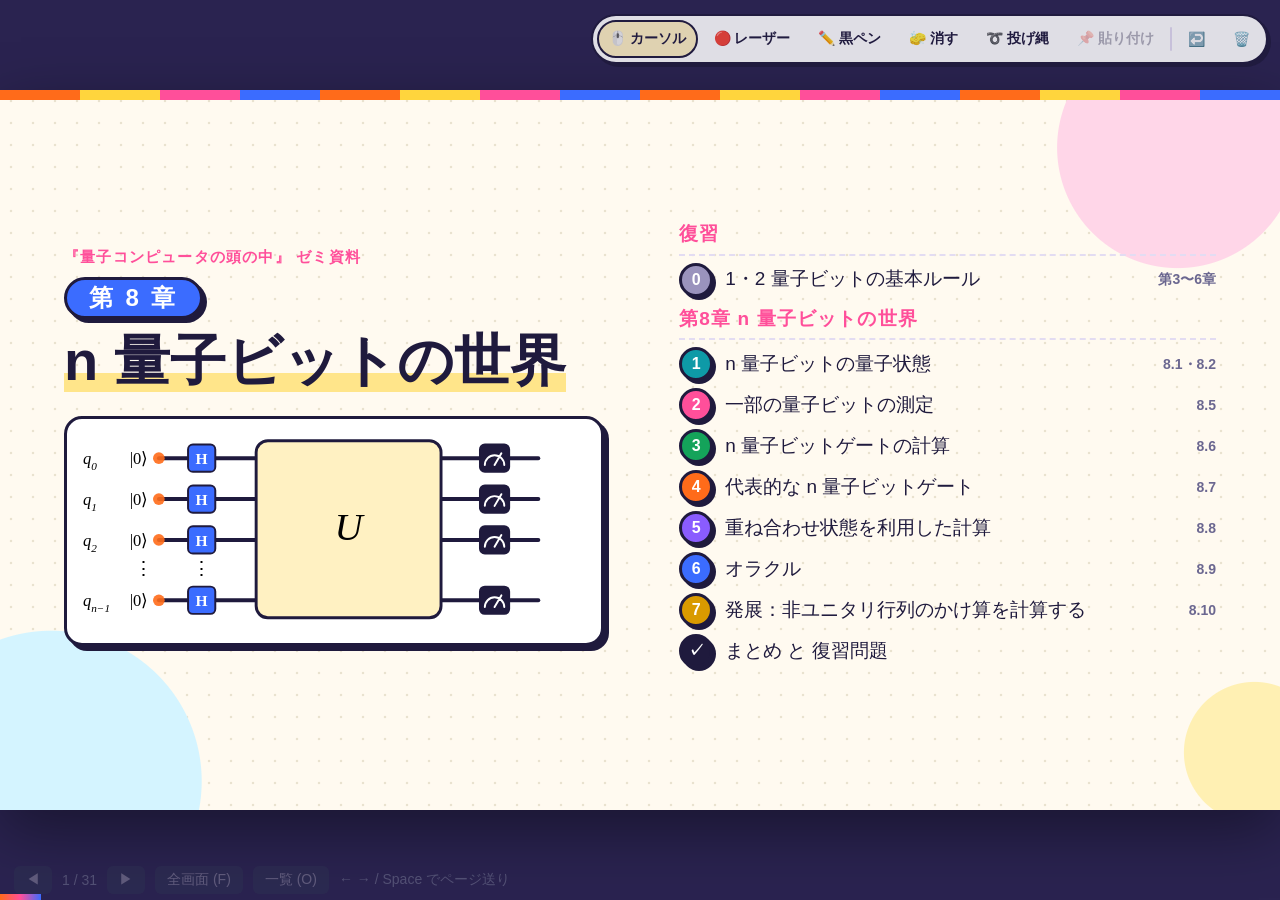
<file: 量子コンピュータゼミ/量子コンピュータの頭の中_8.1-8.10.html>
<!DOCTYPE html>
<html lang="ja">
<head>
<meta charset="utf-8">
<meta name="viewport" content="width=device-width, initial-scale=1">
<title>n 量子ビットの世界 ― 第8章</title>
<style>
/* 量子コンピュータゼミのポップ調テーマ ＋ 共通部品の見た目。6.1-7.9 のスライドから切り出し、8.1-8.10 で追加した部品を足したもの */
:root{
  --ink:#1f1a3d; --muted:#6b6790; --line:#1f1a3d; --bg:#fffaf0;
  --accent:#ff6b1a; --accent-d:#e04e00; --accent-l:#fff1c2;
  --blue:#3b6cff; --blue-l:#dfe8ff; --green:#14a35a;
  --off:#b9b5d0; --pink:#ff4f9a; --yellow:#ffd53d; --purple:#8a5cff;
  --hard:4px 4px 0 var(--ink);
}
*{box-sizing:border-box}
html{-webkit-text-size-adjust:100%;text-size-adjust:100%}
html,body{margin:0;height:100%;background:#1e293b;overflow:hidden;
  font-family:"Hiragino Kaku Gothic ProN","Hiragino Sans","Noto Sans JP","Yu Gothic UI","Yu Gothic",Meiryo,sans-serif;color:var(--ink)}
#viewport{position:fixed;inset:0}
#stage{position:absolute;left:50%;top:50%;width:1280px;height:720px;transform-origin:center center;
  background:var(--bg);box-shadow:0 20px 60px rgba(0,0,0,.4);overflow:hidden}

/* ---------- slides ---------- */
.slide{position:absolute;inset:0;padding:44px 64px 50px;opacity:0;pointer-events:none;
  transform:translateX(60px);transition:opacity .55s ease,transform .55s ease;display:flex;flex-direction:column}
.slide.past{transform:translateX(-60px)}
.slide.active{opacity:1;transform:none;pointer-events:auto}
.slide::before{content:"";position:absolute;left:0;top:0;right:0;height:6px;
  background:linear-gradient(90deg,var(--accent),#facc15 50%,var(--blue))}
.chap{font-size:15px;color:var(--muted);letter-spacing:.05em}
h2{font-size:38px;margin:6px 0 22px;padding-left:16px;border-left:10px solid var(--accent);line-height:1.25}
h2 small{font-size:22px;color:var(--muted);font-weight:500;margin-left:12px}
.pageno{position:absolute;right:30px;bottom:16px;font-size:14px;color:var(--muted)}
.body{flex:1;min-height:0}
p,li{font-size:23px;line-height:1.6}
ul{margin:0;padding-left:1.2em}
li{margin:6px 0}
b.k{color:var(--accent-d)}
b.kb{color:var(--blue)}
.muted{color:var(--muted)}
.cols{display:grid;grid-template-columns:1.25fr 1fr;gap:30px;align-items:center;height:100%}
.cols.even{grid-template-columns:1fr 1fr}
.cols.wide{grid-template-columns:1.7fr 1fr}
.card{background:#fff;border-radius:18px;box-shadow:0 6px 24px rgba(15,23,42,.08);padding:18px 22px}
.point{background:var(--accent-l);border-left:7px solid var(--accent);padding:12px 18px;border-radius:10px;font-size:22px;line-height:1.55;margin-top:14px}
.point.blue{background:var(--blue-l);border-left-color:var(--blue)}
.hint{font-size:16px;color:var(--muted);margin-top:6px}
.formula{font-family:"Cambria Math","STIX Two Math","Times New Roman",serif;font-size:30px;background:#fff;border-radius:12px;
  padding:10px 20px;display:inline-block;box-shadow:0 3px 12px rgba(15,23,42,.08)}
sub{font-size:.65em}
.center{display:flex;justify-content:center;align-items:center}
.btns{display:flex;gap:10px;flex-wrap:wrap;margin-top:10px}
button.b{font:inherit;font-size:16px;padding:7px 16px;border-radius:999px;border:2px solid var(--blue);background:#fff;color:var(--blue);cursor:pointer;font-weight:700}
button.b:hover{background:var(--blue-l)}
button.b.playing{background:var(--blue);color:#fff}

/* fragments & entrance animations */
.frag{opacity:0;transform:translateY(18px);transition:opacity .45s ease,transform .45s ease}
.frag.vis{opacity:1;transform:none}
.slide.active .pop{animation:pop .6s cubic-bezier(.2,.8,.3,1.2) both;animation-delay:var(--d,0s)}
@keyframes pop{from{opacity:0;transform:translateY(24px) scale(.96)}to{opacity:1;transform:none}}

/* ---------- truth tables ---------- */
.ttcap{text-align:center;font-size:18px;font-weight:800;color:#334155;margin:0 0 6px}
.bitex{display:flex;gap:10px;margin:6px 0 4px;flex-wrap:wrap}
.bitex span{background:#fff;border-radius:10px;padding:4px 12px;font-size:18px;box-shadow:0 2px 8px rgba(15,23,42,.08)}
.bitex small{display:block;font-size:12px;color:var(--muted)}
.bitex b{color:var(--accent-d);font-family:Consolas,Menlo,monospace}
.quote{display:block;background:#fff;border-left:6px solid var(--blue);border-radius:8px;padding:6px 14px;box-shadow:0 2px 8px rgba(15,23,42,.08)}
.quote small{display:block;text-align:right;font-size:15px;color:var(--muted)}
.mapline{text-align:center;font-size:20px;margin-top:4px;font-family:Consolas,Menlo,monospace}
.mapline b{color:var(--blue);font-size:24px}
.mapline b.o{color:var(--accent-d)}
table.tt{border-collapse:collapse;font-size:22px;text-align:center;background:#fff;border-radius:12px;overflow:hidden;
  box-shadow:0 4px 16px rgba(15,23,42,.08);margin:0 auto}
table.tt th,table.tt td{padding:6px 16px;border:1px solid var(--line)}
table.tt th{background:#e2e8f0;font-size:18px;white-space:nowrap}
table.tt th.out{background:#fde7d3}
table.tt td.calc{font-family:Consolas,Menlo,monospace;color:var(--muted);font-size:19px}
table.tt td.out.one{color:var(--accent-d);font-weight:800}
table.tt tbody tr{cursor:pointer;transition:background .2s}
table.tt tbody tr:hover td{background:#f8fafc}
table.tt tbody tr.cur td{box-shadow:inset 0 0 0 999px rgba(250,204,21,.38)}
table.tt.small{font-size:18px}
.point.logic{display:flex;align-items:center;gap:14px}
.venn{width:112px;flex:none}
table.tt.small th,table.tt.small td{padding:3px 12px}
table.tt.small th{font-size:15px}
table.tt td{transition:background .3s,color .3s}
.slide.show-s table.tt td.s1{background:var(--blue-l);color:var(--blue);font-weight:800}
.slide.show-c table.tt td.c1{background:#fed7aa;color:var(--accent-d);font-weight:800}

/* ---------- circuits (SVG) ---------- */
svg.circ{width:100%;height:auto;display:block;user-select:none}
.wire{fill:none;stroke:var(--off);stroke-width:4;stroke-linejoin:round;stroke-linecap:round;transition:stroke .25s}
.wire.on{stroke:var(--accent)}
.flow{fill:none;stroke:#fff;stroke-width:2.2;stroke-dasharray:4 12;stroke-linecap:round;opacity:0;transition:opacity .25s}
.flow.on{opacity:.95;animation:flow .55s linear infinite}
@keyframes flow{from{stroke-dashoffset:16}to{stroke-dashoffset:0}}
.dot{fill:var(--off);transition:fill .25s}
.dot.on{fill:var(--accent)}
.gate path,.gate circle{fill:#fff;stroke:#1e293b;stroke-width:3;transition:fill .3s,stroke .3s}
.gate path.xorback{fill:none}
.gate.on path:not(.xorback),.gate.on circle{fill:var(--accent-l);stroke:var(--accent-d)}
.gate.on path.xorback{stroke:var(--accent-d)}
.gate.on{filter:drop-shadow(0 0 6px rgba(249,115,22,.55))}
.glabel{font-size:11px;fill:var(--muted);text-anchor:middle;font-weight:700;pointer-events:none}
.inp{cursor:pointer}
.inp circle{fill:#fff;stroke:var(--blue);stroke-width:3;transition:fill .2s}
.inp:hover circle{fill:var(--blue-l)}
.inp.on circle{fill:var(--blue);stroke:var(--blue)}
.inp .val{fill:var(--blue)}
.inp.on .val{fill:#fff}
.val{font-size:19px;font-weight:800;text-anchor:middle;pointer-events:none;font-family:Consolas,Menlo,monospace}
.lbl{font-size:20px;font-weight:700;fill:var(--ink)}
.lamp circle{fill:#f1f5f9;stroke:#475569;stroke-width:3;transition:fill .3s,stroke .3s}
.lamp .val{fill:#475569}
.lamp.on circle{fill:#facc15;stroke:var(--accent-d);filter:drop-shadow(0 0 10px rgba(250,204,21,.9))}
.lamp.on .val{fill:#7c2d12}
.probe{font-size:15px;font-weight:700;fill:var(--muted);font-family:Consolas,Menlo,monospace;transition:fill .3s}
.probe.on{fill:var(--accent-d)}
.habox{fill:rgba(37,99,235,.05);stroke:var(--blue);stroke-width:2;stroke-dasharray:7 6}
.halbl{font-size:15px;font-weight:700;fill:var(--blue)}

/* ripple adder */
.fa rect{fill:#fff;stroke:#1e293b;stroke-width:3;transition:fill .3s,stroke .3s}
.fa.active rect{fill:#fef3c7;stroke:var(--accent);filter:drop-shadow(0 0 12px rgba(249,115,22,.7))}
.fa.done rect{fill:#f8fafc}
.fa .t1{font-size:22px;font-weight:800;text-anchor:middle}
.fa .t2{font-size:18px;text-anchor:middle;fill:var(--muted);font-family:Consolas,Menlo,monospace}
.fa .t3{font-size:20px;text-anchor:middle;fill:var(--accent-d);font-weight:800;font-family:Consolas,Menlo,monospace}
.wait .val{fill:#94a3b8}
.wire.wait{stroke:#cbd5e1;stroke-dasharray:6 6}
.readout{font-size:26px;text-align:center;margin-top:6px;font-family:Consolas,Menlo,monospace}
.readout .eq{color:var(--accent-d);font-weight:800}

/* column addition */
.ca-grid{display:grid;grid-template-columns:110px repeat(5,72px);gap:6px 6px;justify-content:center;font-family:Consolas,Menlo,monospace}
.ca-grid div{height:64px;display:flex;align-items:center;justify-content:center;font-size:40px;font-weight:700;border-radius:10px;transition:background .3s}
.ca-grid .rl{font-size:18px;font-family:inherit;color:var(--muted);justify-content:flex-end;padding-right:10px;font-weight:700}
.ca-grid .carry{font-size:26px;color:var(--accent);height:44px}
.ca-grid .carry span,.ca-grid .sum span{opacity:0;transform:translateY(-20px);transition:all .5s cubic-bezier(.2,.8,.3,1.3)}
.ca-grid .carry.show span,.ca-grid .sum.show span{opacity:1;transform:none}
.ca-grid .sum{color:var(--blue)}
.ca-grid .hl{background:#fef3c7}
.ca-grid .bar{grid-column:1/-1;height:4px;background:var(--ink);border-radius:2px}
.ca-msg{min-height:80px;font-size:23px;margin-top:16px;line-height:1.5;text-align:center}

/* bars */
.barrow{display:grid;grid-template-columns:190px 1fr;align-items:center;gap:10px;margin:8px 0;font-size:18px}
.bar-bg{background:#e2e8f0;border-radius:8px;height:30px;overflow:hidden}
.bar-fill{height:100%;width:0;border-radius:8px;transition:width 1.2s cubic-bezier(.2,.8,.3,1);display:flex;align-items:center;justify-content:flex-end;padding-right:10px;color:#fff;font-weight:800}
.slide.active .bar-fill{width:var(--w)}
.bar-fill.o{background:var(--off)}
.bar-fill.a{background:var(--accent)}

/* bit tiles */
.tiles{display:flex;gap:14px;justify-content:center;margin:6px 0 16px}
.tile{background:#fff;border-radius:14px;padding:10px 18px;font-family:Consolas,Menlo,monospace;font-size:28px;box-shadow:0 4px 14px rgba(15,23,42,.08);text-align:center}
.tile b{color:var(--accent-d)}
.tile small{display:block;font-size:14px;color:var(--muted);font-family:inherit}
.chips{display:inline-flex;gap:6px;vertical-align:middle}
.chip{display:inline-block;width:34px;text-align:center;border-radius:6px;background:#fff;font-family:Consolas,monospace;font-weight:800;border:2px solid var(--line)}
.chip.ng{border-color:#dc2626;color:#dc2626;background:#fee2e2}
.chip.ok{border-color:var(--green);color:var(--green)}

/* title */
.title-wrap{display:grid;grid-template-columns:1.1fr 1fr;gap:30px;align-items:center;height:100%}
.title-wrap h1{font-size:54px;line-height:1.25;margin:0 0 14px}
.title-wrap .sub{font-size:30px;color:var(--accent-d);font-weight:700;margin-bottom:34px}
.title-wrap .meta{font-size:20px;color:var(--muted);line-height:1.8}
.agenda li{font-size:27px;margin:16px 0;list-style:none;display:flex;align-items:center;gap:16px}
.agenda .num{width:46px;height:46px;border-radius:50%;background:var(--ink);color:#fff;display:flex;align-items:center;justify-content:center;font-weight:800;flex:none}
.agenda .new{background:var(--accent)}
.tag{font-size:15px;background:var(--accent);color:#fff;border-radius:999px;padding:2px 12px;font-weight:700}
details{background:#fff;border-radius:12px;padding:10px 18px;margin:10px 0;box-shadow:0 3px 12px rgba(15,23,42,.06);font-size:22px}
details summary{cursor:pointer;font-weight:700}
details[open] summary{color:var(--accent-d)}
details div{margin-top:8px;line-height:1.6;color:#334155}

/* ---------- UI ---------- */
#ui{position:fixed;left:0;right:0;bottom:0;height:40px;display:flex;align-items:center;gap:10px;padding:0 14px;
  color:#cbd5e1;font-size:14px;opacity:.25;transition:opacity .3s;z-index:10}
#ui:hover{opacity:1}
#ui button{background:#334155;color:#fff;border:0;border-radius:6px;padding:5px 12px;cursor:pointer;font:inherit}
#progress{position:fixed;left:0;bottom:0;height:4px;background:var(--accent);transition:width .4s;z-index:11}

/* ---------- 一覧モード ---------- */
#ovHead{display:none}
body.overview{overflow:auto}
body.overview #viewport{position:static;padding:64px 24px 60px}
body.overview #ovHead{display:flex;position:fixed;left:0;right:0;top:0;height:52px;align-items:center;gap:16px;padding:0 24px;
  background:#0f172a;color:#e2e8f0;font-size:16px;z-index:12}
body.overview #ovHead b{font-size:18px}
body.overview #ovHead b,body.overview #ovHead button{white-space:nowrap}
@media (max-width:900px){body.overview #ovHead span{display:none}}
body.overview #ovHead button{background:var(--accent);color:#fff;border:0;border-radius:6px;padding:6px 14px;cursor:pointer;font:inherit;font-weight:700;margin-left:auto}
body.overview #stage{position:static;transform:none!important;width:auto;height:auto;overflow:visible;background:none;box-shadow:none;
  display:grid;grid-template-columns:repeat(var(--cols,4),var(--ow,256px));gap:22px}
/* 縮小は zoom ではなく transform で行う（iPad の Safari は zoom の扱いが異なり、中身の位置がずれるため）。
   transform は並べるときの大きさに影響しないので、負の余白で縮小後の大きさ（--ow × --oh）に合わせる */
body.overview .slide{position:relative;inset:auto;width:1280px;height:720px;opacity:1;pointer-events:auto;
  transform:scale(var(--z,.2));transform-origin:0 0;margin:0 calc(var(--ow,256px) - 1280px) calc(var(--oh,144px) - 720px) 0;
  cursor:pointer;background:var(--bg);border-radius:14px;box-shadow:0 10px 30px rgba(0,0,0,.35);outline:0 solid var(--accent);transition:outline-width .15s}
body.overview .slide *{pointer-events:none}
body.overview .slide:hover{outline-width:14px}
body.overview .slide.current{outline-width:22px}
body.overview .frag{opacity:1;transform:none}
body.overview .bar-fill{width:var(--w);transition:none}
body.overview .slide{overflow:hidden}
/* 一覧ではページ番号を右下の札にして、中身と重なっても読めるようにする */
body.overview .slide .pageno{font-size:40px;font-weight:900;color:#fff;background:var(--ink);border-radius:16px;padding:2px 20px;bottom:14px;right:14px;z-index:6}
body.overview #ui,body.overview #progress{display:none}

/* ---------- ポップ調デザイン（太枠・ずらし影・弾むアニメ） ---------- */
html,body{background:#2a2350}
#stage{background:
  radial-gradient(circle at 92% 8%,#ffd6e8 0 120px,transparent 121px),
  radial-gradient(circle at 4% 96%,#d4f4ff 0 150px,transparent 151px),
  radial-gradient(circle at 98% 92%,#fff0b3 0 70px,transparent 71px),
  radial-gradient(#e9e2cf 1.4px,transparent 1.6px) 0 0/22px 22px,
  var(--bg)}
.slide{transition:opacity .45s ease,transform .6s cubic-bezier(.3,1.5,.5,1)}
.slide::before{height:10px;background:repeating-linear-gradient(90deg,var(--accent) 0 80px,var(--yellow) 80px 160px,var(--pink) 160px 240px,var(--blue) 240px 320px)}
.chap{font-weight:700;color:var(--pink);letter-spacing:.08em}
h2{border-left:none;padding-left:54px;position:relative}
h2::before{content:"";position:absolute;left:0;top:50%;width:34px;height:34px;margin-top:-17px;border-radius:10px;
  background:linear-gradient(135deg,var(--yellow),var(--accent) 55%,var(--pink));border:3px solid var(--ink);transform:rotate(-12deg);box-shadow:3px 3px 0 var(--ink)}
.slide.active h2::before{animation:wiggle 1s cubic-bezier(.3,1.6,.5,1) both}
@keyframes wiggle{from{transform:rotate(-120deg) scale(.3)}to{transform:rotate(-12deg)}}
h2 small{white-space:nowrap;background:var(--accent-l);color:var(--ink);border:2px solid var(--ink);border-radius:999px;padding:2px 14px;font-size:18px;font-weight:700;vertical-align:middle}
b.k{color:var(--accent-d);background:linear-gradient(transparent 62%,#ffe58a 62%)}
b.kb{color:var(--blue);background:linear-gradient(transparent 62%,#cfe0ff 62%)}
.card{border:3px solid var(--ink);border-radius:22px;box-shadow:6px 6px 0 var(--ink)}
.point{border:2.5px solid var(--ink);border-left:10px solid var(--accent);border-radius:16px;box-shadow:var(--hard)}
.point.blue{border-left-color:var(--blue)}
.formula{border:2.5px solid var(--ink);box-shadow:var(--hard)}
button.b{border:2.5px solid var(--ink);background:var(--yellow);color:var(--ink);box-shadow:3px 3px 0 var(--ink);transition:transform .1s,box-shadow .1s}
button.b:hover{background:#ffe06b;transform:translate(-1px,-1px);box-shadow:4px 4px 0 var(--ink)}
button.b:active{transform:translate(2px,2px);box-shadow:1px 1px 0 var(--ink)}
button.b.playing{background:var(--pink);color:#fff}
.slide.active .pop{animation:pop .7s cubic-bezier(.3,1.6,.5,1) both;animation-delay:var(--d,0s)}
@keyframes pop{from{opacity:0;transform:translateY(30px) scale(.85) rotate(-2deg)}to{opacity:1;transform:none}}
.frag{transform:translateY(18px) scale(.95);transition:opacity .4s ease,transform .5s cubic-bezier(.3,1.6,.5,1)}

.bitex span,.quote,.tile,details{border:2.5px solid var(--ink);box-shadow:3px 3px 0 var(--ink)}
table.tt{border:3px solid var(--ink);box-shadow:5px 5px 0 var(--ink);border-collapse:separate;border-spacing:0}
table.tt th,table.tt td{border:0;border-right:1.5px solid #d9d4ea;border-bottom:1.5px solid #d9d4ea}
table.tt th{background:#ece6ff;border-bottom:2.5px solid var(--ink)}
table.tt th.out{background:#ffe1c7}
table.tt tbody tr.cur td{box-shadow:inset 0 0 0 999px rgba(255,213,61,.55)}

.wire{stroke-width:5}
.gate path,.gate circle{stroke:var(--ink);stroke-width:3.5}
.gate.on path:not(.xorback),.gate.on circle{fill:#ffe1c7;stroke:var(--ink)}
.gate.on path.xorback{stroke:var(--ink)}
.gate.on{filter:drop-shadow(3px 3px 0 var(--accent))}
.inp circle{stroke-width:3.5}
.inp.on circle{stroke:var(--ink)}
.lamp circle{stroke:var(--ink)}
.lamp.on circle{fill:var(--yellow);stroke:var(--ink);filter:drop-shadow(0 0 12px rgba(255,213,61,.95))}
.fa rect{stroke:var(--ink);rx:16}
.fa.active rect{fill:#fff1c2;stroke:var(--ink);filter:drop-shadow(4px 4px 0 var(--accent))}
.ca-grid .hl{background:#fff1c2;border:2px dashed var(--accent)}
.bar-bg{background:#ece6ff;border:2px solid var(--ink)}
.bar-fill.a{background:linear-gradient(90deg,var(--accent),var(--pink))}

.title-wrap h1{font-size:64px;background:linear-gradient(transparent 70%,#ffe58a 70%) no-repeat;display:inline;line-height:1.3;-webkit-box-decoration-break:clone;box-decoration-break:clone}
.title-wrap .sub{color:var(--pink);margin-top:18px;margin-bottom:22px;font-size:23px;white-space:nowrap}
.tchaps{display:flex;flex-direction:column;gap:12px}
.tchap{display:flex;align-items:center;gap:12px;background:#fff;border:2.5px solid var(--ink);border-radius:16px;box-shadow:3px 3px 0 var(--ink);padding:6px 14px 6px 6px}
.tchap .tno{background:var(--c);color:#fff;font-weight:900;border:2px solid var(--ink);border-radius:10px;padding:2px 10px;font-size:18px;flex:none}
.tchap .tname{font-weight:900;font-size:21px}
.tchap .tsec{margin-left:auto;font-size:14px;color:var(--muted);font-weight:700;white-space:nowrap}
.agenda .num{border:3px solid var(--ink);box-shadow:3px 3px 0 var(--ink);background:var(--blue)}
.agenda li:nth-child(3) .num{background:var(--pink)}
.agenda li:nth-child(4) .num{background:var(--green)}
.agenda li:nth-child(6) .num{background:var(--purple)}
.agenda li:nth-child(7) .num{background:var(--accent)}
.agenda .new{background:var(--accent)}
.tag{background:var(--pink);border:2px solid var(--ink);white-space:nowrap;flex:none}

/* 量子ビット（第4章）の数式・図 */
.math,.vec,.frac{font-family:"Cambria Math","STIX Two Math","Times New Roman",serif}
.eq{display:flex;align-items:center;justify-content:center;gap:8px;font-size:26px;flex-wrap:wrap}
.eq.inline{display:inline-flex;font-size:inherit;vertical-align:middle;gap:5px}
.vec{display:inline-grid;text-align:center;padding:1px 10px;border-left:3px solid currentColor;border-right:3px solid currentColor;border-radius:14px;line-height:1.25}
.vec.row{grid-auto-flow:column;column-gap:14px}
.eq.inline .vec{line-height:1.05;padding:0 7px;border-width:2px;border-radius:10px;font-size:.85em}
.frac{display:inline-grid;text-align:center;line-height:1.1;font-size:.85em;vertical-align:middle}
.frac>span:first-child{border-bottom:2px solid currentColor;padding:0 2px}
.brace{font-size:2.3em;font-weight:200;line-height:1;transform:scaleX(.7)}
.bar{width:2px;align-self:stretch;background:currentColor;margin:6px 2px}
.defbox{position:relative;background:#fff;border:3px solid var(--ink);border-radius:16px;box-shadow:var(--hard);padding:16px 18px 12px;margin-top:18px;font-size:20px;line-height:1.7}
.defbox::before{content:"定義";position:absolute;left:14px;top:-16px;background:var(--ink);color:#fff;font-weight:800;font-size:15px;border-radius:999px;padding:2px 14px}
.qrow{display:flex;align-items:center;gap:16px}
.qlab{width:110px;flex:none;font-weight:800;font-size:19px}
.qcells{display:flex;gap:26px;align-items:center}
.qbit{width:56px;height:56px;border:3px solid var(--ink);border-radius:12px;display:flex;align-items:center;justify-content:center;font-size:30px;font-weight:800;font-family:Consolas,Menlo,monospace;box-shadow:3px 3px 0 var(--ink);background:#fff}
.qarrow{margin:14px 0 14px 126px;color:var(--muted);font-weight:700}
.qverdict{margin-top:12px;text-align:center;font-size:24px;font-weight:900;padding:6px;border-radius:12px;border:2.5px solid var(--ink)}
.qverdict.ok{background:#d9f7e6;color:var(--green)}
.qverdict.ng{background:#ffe0e6;color:#d61f45}

/* 目次の教科書の章見出し */
.agenda li.agroup{font-size:17px;font-weight:900;color:var(--pink);letter-spacing:.06em;margin:14px 0 -4px;border-bottom:2.5px dashed #e3dcf2;padding-bottom:4px}
.agenda li.agroup:first-child{margin-top:0}

/* 教科書の章の扉（本の章扉風） */
.partdoor .pd-wrap{position:relative;height:100%;display:flex;flex-direction:column;align-items:center;justify-content:center;text-align:center;padding-bottom:40px}
.pd-src{font-size:18px;font-weight:700;color:var(--muted);letter-spacing:.08em}
.pd-no{margin-top:14px;font-size:30px;font-weight:900;color:#fff;background:var(--c);border:3px solid var(--ink);border-radius:999px;padding:4px 26px;box-shadow:4px 4px 0 var(--ink);letter-spacing:.12em}
.pd-title{font-size:68px;line-height:1.25;margin:22px 0 26px;background:linear-gradient(transparent 70%,#ffe58a 70%);display:inline;-webkit-box-decoration-break:clone;box-decoration-break:clone}
.pd-secs{display:flex;flex-direction:column;align-items:center;gap:10px;margin-top:22px}
.pd-secs span{background:#fff;border:2.5px solid var(--ink);border-radius:999px;padding:4px 18px;font-size:19px;font-weight:700;box-shadow:3px 3px 0 var(--ink)}
.pd-secs span.add{background:var(--accent-l)}
.pd-bg{position:absolute;left:0;right:0;bottom:4px;display:flex;justify-content:center;color:var(--c);opacity:.13;font-size:84px;pointer-events:none}
.pd-bg .eq{font-size:50px;gap:14px}
.pd-bg .vec{border-width:5px;border-radius:40px;padding:4px 26px;line-height:1.15}

/* 復習問題：カードをクリックすると答えが出る */
.quiz{display:grid;grid-template-columns:repeat(2,minmax(0,1fr));grid-auto-rows:1fr;gap:12px 16px;align-content:center}
.qz{display:flex;flex-direction:column;background:#fff;border:2.5px solid var(--ink);border-radius:16px;box-shadow:4px 4px 0 var(--ink);padding:10px 14px;cursor:pointer;transition:transform .12s,box-shadow .12s}
.qz:hover{transform:translate(-1px,-1px);box-shadow:5px 5px 0 var(--ink)}
.qz-q{display:flex;gap:10px;align-items:flex-start;font-size:17px;line-height:1.5;font-weight:600}
.qz-no{flex:none;background:var(--blue);color:#fff;font-weight:900;font-size:14px;border:2px solid var(--ink);border-radius:999px;padding:1px 9px;margin-top:2px}
.qz-a{margin-top:auto;padding-top:8px;min-height:40px;display:flex;align-items:center;border-top:2px dashed #e3dcf2;font-size:17px;line-height:1.5}
.qz-hide{color:var(--muted);font-weight:800;font-size:15px}
.qz-ans{display:none;color:#1f1a3d}
.qz.open{background:#fffaf0}
.qz.open .qz-no{background:var(--green)}
.qz.open .qz-hide{display:none}
.qz.open .qz-ans{display:inline;animation:qzIn .4s cubic-bezier(.3,1.6,.5,1)}
@keyframes qzIn{from{opacity:0;transform:translateY(6px) scale(.96)}to{opacity:1;transform:none}}
.quiz.q2{grid-template-columns:repeat(6,minmax(0,1fr));grid-auto-rows:auto}
.quiz.q2 .qz{grid-column:span 2}
.quiz.q2 .qz.dia{grid-column:span 3}
.quiz.q2 .qz.wide .qzc{max-height:200px}
.quiz.q2 .qz-q{font-size:16px}
.quiz.q2 .qz-a{font-size:15.5px;min-height:34px}
.qz-q > span:last-child{min-width:0;flex:1}
.qzc{display:block;width:100%;max-height:170px;margin:6px auto 0;font-family:"Hiragino Kaku Gothic ProN","Hiragino Sans","Noto Sans JP",Meiryo,sans-serif}
.qzc .qg{fill:#f1ecff;stroke:#1f1a3d;stroke-width:2.5;stroke-dasharray:6 4}
.qzc .g-q{font-size:26px;font-weight:900;fill:#8a5cff}
.qzc .g-ans{display:none;font-weight:900;fill:#1f1a3d}
.qz.open .qzc .qg{fill:#fff1c2;stroke-dasharray:none}
.qz.open .qzc .g-q{display:none}
.qz.open .qzc .g-ans{display:inline}
.quiz.q3{grid-auto-rows:auto}
.quiz.q3 .qz{min-height:118px}
.quiz.q3 .qz:last-child{grid-column:span 2}
.qzc.qzbloch{max-height:145px}
.qgb{cursor:pointer}
.qgb:hover .qg{fill:#e6dcff}
.qgb.shown .qg{fill:#fff1c2;stroke-dasharray:none}
.qgb.shown .g-q{display:none}
.qgb.shown .g-ans{display:inline;animation:qzIn .35s cubic-bezier(.3,1.6,.5,1)}
h2 .qz-all{font-size:14px;padding:4px 14px;margin-left:16px;vertical-align:middle}

/* 章の扉スライド */
.door-wrap{position:relative;display:grid;grid-template-columns:auto 1fr;gap:64px;align-items:center;height:100%;padding:0 40px}
.door-num{width:210px;height:210px;border-radius:46px;background:var(--c);color:#fff;border:5px solid var(--ink);box-shadow:10px 10px 0 var(--ink);
  display:flex;align-items:center;justify-content:center;font-size:140px;font-weight:900;font-family:Consolas,Menlo,monospace;transform:rotate(-6deg)}
.slide.active .door-num{animation:doorIn .9s cubic-bezier(.3,1.6,.5,1) both}
@keyframes doorIn{from{opacity:0;transform:rotate(-120deg) scale(.3)}to{opacity:1;transform:rotate(-6deg)}}
.door-label{font-size:22px;font-weight:900;letter-spacing:.14em;color:var(--c)}
.door-label .door-book{display:block;font-size:16px;letter-spacing:.04em;color:var(--muted);margin-bottom:2px}
.door-label .tag{font-size:15px;letter-spacing:0;vertical-align:middle;margin-left:8px}
.door h1{font-size:80px;line-height:1.15;margin:6px 0 4px}
.door-lead{font-size:32px;font-weight:700;color:var(--muted);margin:0 0 30px}
.door-topics{display:flex;flex-wrap:wrap;gap:12px}
.door-topics span{background:#fff;border:2.5px solid var(--ink);border-radius:999px;padding:4px 18px;font-size:19px;font-weight:700;box-shadow:3px 3px 0 var(--ink)}
.door-bg{position:absolute;right:-20px;bottom:-150px;font-size:600px;font-weight:900;line-height:1;color:var(--c);opacity:.09;
  font-family:Consolas,Menlo,monospace;pointer-events:none}
#progress{height:6px;background:linear-gradient(90deg,var(--accent),var(--pink),var(--blue))}

/* ---------- レーザーポインター（Apple Pencil） ---------- */
#stage{-webkit-user-select:none;user-select:none;-webkit-touch-callout:none}
/* 「カーソル」モード（道具を何も選んでいないとき）：普通のカーソルで文字を選択・コピーできる */
body.tool-none #stage{-webkit-user-select:text;user-select:text;-webkit-touch-callout:default;cursor:auto}
body:not(.overview) #stage{touch-action:none}
#laser{position:absolute;left:0;top:0;width:1280px;height:720px;pointer-events:none;z-index:5}
body.overview #laser{display:none}
/* 黒ペン（Apple Pencil で書き込み） */
#ink{position:absolute;left:0;top:0;width:1280px;height:720px;pointer-events:none;z-index:4}
#penbar{position:fixed;right:12px;top:14px;z-index:20;display:flex;align-items:center;gap:4px;background:#fff;border:2.5px solid var(--ink);
  border-radius:999px;box-shadow:3px 3px 0 var(--ink);padding:4px;touch-action:manipulation;opacity:.85}
#penbar:hover{opacity:1}
#penbar button{height:38px;min-width:38px;border-radius:999px;border:2px solid transparent;background:none;font:inherit;font-size:14px;font-weight:800;
  color:var(--ink);cursor:pointer;display:flex;align-items:center;justify-content:center;gap:4px;padding:0 10px}
#penbar button.on{background:var(--accent-l);border-color:var(--ink)}
#penbar .sep{width:2px;height:24px;background:#e3dcf2;border-radius:1px}
body.overview #ink,body.overview #penbar{display:none}

@media print{
  @page{size:1280px 720px;margin:0}
  html,body{overflow:visible;background:#fff}
  #viewport{position:static}
  #stage{position:static;transform:none!important;box-shadow:none;width:auto;height:auto;overflow:visible;background:none}
  .slide{position:relative;width:1280px;height:720px;opacity:1;transform:none;page-break-after:always;background:var(--bg)}
  .frag{opacity:1;transform:none}
  #ui,#progress,.btns,.hint,#laser,#penbar{display:none}
}

/* ---------- 3.3（続き）〜 3.4.3 で追加した部品 ---------- */

/* まとめ（5 項目） */
.sumlist{display:flex;flex-direction:column;gap:12px;justify-content:center}
.sl{display:flex;gap:14px;align-items:center;background:#fff;border:2.5px solid var(--ink);border-left:12px solid var(--c);border-radius:16px;box-shadow:4px 4px 0 var(--ink);padding:10px 18px;font-size:21px;line-height:1.5}
.sl-n{flex:none;width:36px;height:36px;border-radius:50%;background:var(--c);color:#fff;font-weight:900;font-size:18px;display:flex;align-items:center;justify-content:center;border:2px solid var(--ink)}
.sl-s{font-size:16px;color:var(--muted);margin-left:4px}
/* =====================================================================
   第6章・第7章 追加スタイル
   ===================================================================== */
:root{--teal:#0e9aa7;--red:#d61f45;--gold:#d99a00}
.mono{font-family:Consolas,Menlo,monospace}
.mt6{margin-top:6px}.mt10{margin-top:10px}.mt14{margin-top:14px}.mt18{margin-top:18px}
.col{display:flex;flex-direction:column;justify-content:center;gap:12px}
.row{display:flex;align-items:center;gap:12px}
.g2{display:grid;grid-template-columns:minmax(0,1fr) minmax(0,1fr);gap:18px;align-items:stretch}
.g3{display:grid;grid-template-columns:repeat(3,minmax(0,1fr));gap:14px;align-items:stretch}
.slide .lead{font-size:19px !important}
.ctr{text-align:center}
.tiny{font-size:14px;color:var(--muted);font-weight:700}
.gchip{display:inline-block;background:#fff;border:2px solid var(--ink);border-radius:999px;padding:0 10px;font-weight:800;font-size:.85em;box-shadow:2px 2px 0 var(--ink);white-space:nowrap}
.gchip.y{background:var(--yellow)}.gchip.p{background:#ffd3e6}.gchip.b{background:var(--blue-l)}.gchip.g{background:#d6f3e2}
.xtra{position:absolute;right:74px;top:86px;background:var(--teal);color:#fff;font-weight:900;font-size:16px;letter-spacing:.1em;border:2.5px solid var(--ink);border-radius:999px;padding:3px 16px;box-shadow:3px 3px 0 var(--ink);transform:rotate(4deg);z-index:3}
.door-label .tag{background:var(--teal);color:#fff;border-radius:999px;padding:1px 10px}

/* 定理ボックス（番号つき） */
.thm6{position:relative;background:#fff;border:3px solid var(--ink);border-left:12px solid var(--pink);border-radius:16px;box-shadow:var(--hard);padding:20px 22px 12px;font-size:20px;line-height:1.7}
.thm6 .thm-t{position:absolute;left:16px;top:-16px;background:var(--pink);color:#fff;font-weight:900;font-size:15px;border:2px solid var(--ink);border-radius:999px;padding:2px 14px}

/* ---------- SVG 量子回路 ---------- */
svg.qcs{display:block;width:100%;height:auto;overflow:visible;user-select:none;font-family:"Cambria Math","Times New Roman",serif}
.qcs .w{stroke:var(--ink);stroke-width:2.5}
.qcs .cw{stroke:var(--ink);stroke-width:2}
.qcs .nm{font-size:22px;font-style:italic;fill:var(--ink)}
.qcs .nm-s{font-size:15px;font-style:normal}
.qcs .init{font-size:20px;fill:var(--ink)}
.qcs .gb{stroke:var(--ink);stroke-width:2.5}
.qcs .gt{fill:#fff;font-size:22px;font-weight:700;text-anchor:middle;dominant-baseline:central;font-family:"Cambria Math","Times New Roman",serif}
.qcs .gt.g-sm{font-size:14px}
.qcs .ctl{fill:var(--ink)}
.qcs .tgt{fill:#fff;stroke:var(--ink);stroke-width:2.5}
.qcs .vl{stroke:var(--ink);stroke-width:2.5}
.qcs .mbox{fill:#1f1a3d;stroke:var(--ink);stroke-width:2.5}
.qcs .mi{fill:none;stroke:#fff;stroke-width:2.6;stroke-linecap:round}
.qcs .ma{stroke:#8f8aa8;stroke-width:2.2;fill:none}
.qcs .mah{fill:#8f8aa8}
.qcs .cbn{font-size:15px;fill:var(--ink);font-family:Consolas,Menlo,monospace}
.qcs .bar{fill:#d9d4ea;opacity:.75}
.qcs .barl{stroke:#6b6790;stroke-width:1.6;stroke-dasharray:5 4}
.qcs .box{fill:none;stroke:var(--ink);stroke-width:1.8;stroke-dasharray:4 3}
.qcs .boxl{font-size:15px;text-anchor:middle;fill:var(--ink);font-family:"Hiragino Kaku Gothic ProN","Noto Sans JP",sans-serif}
.qcs .sx{stroke:var(--ink);stroke-width:3;stroke-linecap:round}
.qcs .op{transition:opacity .4s,transform .45s cubic-bezier(.3,1.6,.5,1);transform-box:fill-box;transform-origin:center}
.qcs .op.fut{opacity:.18}
.qcs .op.hid{opacity:0}
.qcs .op.now{filter:drop-shadow(0 0 7px rgba(255,107,26,.95)) drop-shadow(2px 2px 0 var(--accent))}
.qcs .hl{fill:rgba(255,213,61,.35);stroke:var(--accent);stroke-width:2.5;rx:10;opacity:0;transition:opacity .35s}
.qcs .hl.on{opacity:1}
.qcs .pulse{fill:var(--accent);opacity:0}

/* ---------- 振幅バー（2 量子ビット） ---------- */
.amp4{display:grid;grid-template-columns:auto 1fr 1fr auto;align-items:center;gap:5px 6px;font-size:18px}
.amp4 .k{font-family:"Cambria Math","Times New Roman",serif;font-size:21px;font-weight:700;text-align:right;padding-right:4px}
.amp4 .neg,.amp4 .pos{position:relative;height:24px;background:#f3effc;border:2px solid var(--ink)}
.amp4 .neg{border-radius:8px 0 0 8px;border-right:1px solid var(--ink)}
.amp4 .pos{border-radius:0 8px 8px 0;border-left:1px solid var(--ink)}
.amp4 .neg i,.amp4 .pos i{position:absolute;top:0;bottom:0;width:0;transition:width .5s cubic-bezier(.2,.8,.3,1)}
.amp4 .pos i{left:0;background:var(--accent);border-radius:0 6px 6px 0}
.amp4 .neg i{right:0;background:var(--blue);border-radius:6px 0 0 6px}
.amp4 .v{font:800 14px Consolas,Menlo,monospace;min-width:118px;white-space:nowrap}
.amp4 .v b{color:var(--accent-d)}
.amp4 .hd{font-size:12px;font-weight:800;color:var(--muted);text-align:center}
.amp4.a-sm{font-size:15px;gap:3px 5px}.amp4.a-sm .k{font-size:17px}.amp4.a-sm .neg,.amp4.a-sm .pos{height:18px}.amp4.a-sm .v{font-size:12px;min-width:92px}

/* ---------- 選択ボタン ---------- */
.pk{display:flex;flex-wrap:wrap;gap:6px;align-items:center}
.pk .pk-l{font-size:14px;font-weight:900;color:var(--muted);margin-right:2px}
.pk button{font:700 17px "Cambria Math","Times New Roman",serif;padding:3px 11px;border:2px solid var(--ink);border-radius:10px;background:#fff;cursor:pointer;box-shadow:2px 2px 0 var(--ink);color:var(--ink)}
.pk button.on{background:var(--yellow)}
.pk button:hover{background:#fff6cf}
.pk.jp button{font-family:"Hiragino Kaku Gothic ProN","Noto Sans JP",sans-serif;font-size:15px}

/* ---------- 数式の行 ---------- */
.eqrow{display:flex;align-items:center;gap:8px;flex-wrap:wrap;font-family:"Cambria Math","Times New Roman",serif;font-size:22px}
.eqrow .vec{font-size:.92em}
.mx .vec.m4{column-gap:10px}
.mx .vec span{transition:background .3s,color .3s;border-radius:5px;padding:0 3px}
.mx .vec span.hc{background:#fff1c2}
.mx .vec span.hr{background:#dfe8ff}
.mx .vec span.hx{background:var(--yellow);font-weight:900}
.res{background:var(--yellow);border:2px solid var(--ink);border-radius:10px;padding:1px 10px;font-weight:700;white-space:nowrap}
.verd{display:inline-block;font:900 17px "Hiragino Kaku Gothic ProN","Noto Sans JP",sans-serif;border:2.5px solid var(--ink);border-radius:999px;padding:2px 14px;box-shadow:2px 2px 0 var(--ink)}
.verd.ok{background:#d6f3e2;color:#0a6b3a}.verd.ng{background:#ffd6de;color:var(--red)}

/* ---------- バイトオーダ ---------- */
.bo-ket{display:flex;justify-content:center;align-items:flex-end;gap:4px;font:400 92px "Cambria Math","Times New Roman",serif;line-height:1}
.bo-d{position:relative;display:inline-flex;flex-direction:column;align-items:center;width:76px}
.bo-d .dg{border-radius:14px;padding:0 8px;transition:background .4s}
.bo-d .ix{font:900 18px "Hiragino Kaku Gothic ProN","Noto Sans JP",sans-serif;color:#fff;border:2px solid var(--ink);border-radius:999px;padding:1px 10px;margin-top:8px;transition:background .4s,transform .5s cubic-bezier(.3,1.6,.5,1);white-space:nowrap}
.bo-arrow{text-align:center;font:900 20px "Hiragino Kaku Gothic ProN","Noto Sans JP",sans-serif;margin-top:8px;transition:color .4s}
.bo-tabs{display:flex;gap:10px;justify-content:center}
.bo-tabs button{font:800 16px "Hiragino Kaku Gothic ProN","Noto Sans JP",sans-serif;border:2.5px solid var(--ink);border-radius:12px;background:#fff;padding:6px 14px;cursor:pointer;box-shadow:3px 3px 0 var(--ink)}
.bo-tabs button.on{background:var(--yellow)}
.bo-read{display:grid;grid-template-columns:1fr 1fr;gap:10px;margin-top:10px}
.bo-read div{background:#fff;border:2px solid var(--ink);border-radius:12px;padding:6px 10px;text-align:center;font-size:18px}
.bo-read b{font-family:"Cambria Math","Times New Roman",serif;font-size:22px}

/* ---------- 行列ウィジェット（CNOT・SWAP） ---------- */
.gw{display:flex;flex-direction:column;gap:8px;align-items:center}
.gw .eqrow{font-size:21px;justify-content:center}
.gw .vec.m4{font-size:20px}
.gw .gw-res{font-size:22px;min-height:34px}
.inbtn{display:flex;gap:8px;justify-content:center;flex-wrap:wrap}
.inbtn button{font:700 20px "Cambria Math","Times New Roman",serif;border:2.5px solid var(--ink);border-radius:12px;background:#fff;padding:3px 14px;cursor:pointer;box-shadow:3px 3px 0 var(--ink);color:var(--ink)}
.inbtn button.on{background:var(--yellow)}
.maptbl{display:grid;grid-template-columns:auto auto auto;gap:4px 12px;font:400 21px "Cambria Math","Times New Roman",serif;align-items:center;justify-content:center}
.maptbl span{padding:1px 8px;border-radius:8px;transition:background .3s}
.maptbl span.on{background:var(--yellow)}
.maptbl .ar{color:var(--muted)}
.maptbl .chg{color:var(--accent-d);font-weight:700}

/* ===== 8.1-8.10 で追加した共通部品 ===== */
.agenda.ag-t li{font-size:19px;margin:7px 0;gap:12px}
.agenda.ag-t .num{width:34px;height:34px;font-size:16px}
.agenda.ag-t em{font-style:normal;font-size:14px;color:var(--muted);font-weight:700;margin-left:auto;white-space:nowrap}
.nw{white-space:nowrap}
.vec.m4{grid-template-columns:repeat(4,auto);column-gap:10px}
.vec.m8{grid-template-columns:repeat(8,auto);column-gap:6px;font-size:15px;line-height:1.2;padding:2px 8px;border-radius:12px}
.vec span.hc{background:#fff1c2;border-radius:4px}
.vec span.hx{background:var(--yellow);font-weight:900;border-radius:4px}
.vec span.hp{background:#ffd3e6;font-weight:900;border-radius:4px}
.vec.col8{font-size:15px;line-height:1.2;padding:2px 6px;border-radius:12px}
ul.plain{list-style:none;padding:0;margin:0}
ul.plain li{position:relative;padding-left:30px;margin:10px 0;font-size:23px;line-height:1.55}
ul.plain li::before{content:"";position:absolute;left:3px;top:.5em;width:13px;height:13px;border-radius:50%;background:var(--accent);border:2.5px solid var(--ink)}
ul.plain li:nth-child(2)::before{background:var(--blue)}
ul.plain li:nth-child(3)::before{background:var(--pink)}
ul.plain.sm li{font-size:19px;margin:4px 0}
.defbox ul.plain{margin-top:4px}
.mp-lbl{font-size:16px;font-weight:800;color:var(--muted);text-align:center;margin-bottom:4px}
/* 復習 */
.rv8{align-items:stretch}
.rvc8{background:#fff;border:3px solid var(--ink);border-top:12px solid var(--c);border-radius:18px;box-shadow:5px 5px 0 var(--ink);padding:12px 16px;display:flex;flex-direction:column;gap:12px;font-size:19px;line-height:1.6}
.rvc8 .rh{font-weight:900;font-size:21px;color:var(--ink)}
.rvc8 .eqrow{font-size:22px}

/* 確率のゲージ（太枠の箱 ＝ 確率 1） */
.pg{display:grid;grid-template-columns:auto 1fr auto;gap:10px 12px;align-items:center}
.pg .k{font:700 22px "Cambria Math","Times New Roman",serif;white-space:nowrap}
.pg .box{height:30px;border:3px solid var(--ink);border-radius:8px;background:repeating-linear-gradient(45deg,#ece8f6 0 5px,#fff 5px 10px);position:relative;overflow:hidden}
.pg .box i{position:absolute;left:0;top:0;bottom:0;background:linear-gradient(90deg,var(--accent),var(--pink));transition:width .6s cubic-bezier(.2,.8,.3,1)}
.pg .v{font:800 18px Consolas,Menlo,monospace;min-width:64px}
.pg .row-hit .k{color:var(--accent-d)}
/* ステップ再生 */
.stpr{display:flex;align-items:center;justify-content:center;gap:8px;margin-top:6px}
.stpr .sb{font:900 16px inherit;width:36px;height:34px;border:2.5px solid var(--ink);border-radius:10px;background:#fff;box-shadow:2px 2px 0 var(--ink);cursor:pointer}
.stpr .dots{display:flex;gap:6px}
.stpr .dots i{width:14px;height:14px;border-radius:50%;border:2px solid var(--ink);background:#fff;cursor:pointer}
.stpr .dots i.on{background:var(--accent)}
/* 3 量子ビットの動く回路 */
.g3c{padding:12px 16px}
svg.gsim{display:block;width:100%;height:auto;overflow:visible;user-select:none}
.gsim text{font-family:"Cambria Math","Times New Roman",serif}
.gsim .w{stroke:var(--ink);stroke-width:4;stroke-linecap:round;transition:stroke .3s}
.gsim .w.one{stroke:var(--accent)}
.gsim .inp{cursor:pointer}
.gsim .inp circle{fill:#fff;stroke:var(--ink);stroke-width:3;transition:fill .3s}
.gsim .inp.one circle{fill:var(--yellow)}
.gsim .inp.fix{cursor:default}
.gsim .inp.fix circle{fill:#ece8f6;stroke-dasharray:4 3}
.gsim .inp text,.gsim .out text{font-size:21px;text-anchor:middle;dominant-baseline:central;fill:var(--ink)}
.gsim .out rect{fill:#fff;stroke:var(--ink);stroke-width:3;transition:fill .3s}
.gsim .out.one rect{fill:var(--yellow)}
.gsim .out.chg rect{fill:#ffd3e6;stroke:var(--pink)}
.gsim .lbl{font:800 15px "Hiragino Kaku Gothic ProN","Noto Sans JP",sans-serif;fill:var(--muted)}
.gsim .nm{font-size:21px;font-style:italic;fill:var(--ink)}
.gsim .gl{stroke:var(--ink);stroke-width:4;fill:none}
.gsim .gd{fill:var(--ink)}
.gsim .gt{fill:#fff;stroke:var(--ink);stroke-width:4}
.gsim .gate.on .gd{fill:var(--accent)}
.gsim .gate.on .gt{fill:#ffd3e6}
.gsim .msg{font:900 17px "Hiragino Kaku Gothic ProN","Noto Sans JP",sans-serif;text-anchor:middle}
.gsim .bx{fill:#2a2350;stroke:var(--ink);stroke-width:3}
.gsim .bxt{fill:#fff;font-size:30px;font-style:italic;text-anchor:middle;dominant-baseline:central}
.gsim .q{fill:var(--yellow);font:900 40px Consolas,monospace;text-anchor:middle;dominant-baseline:central}
.maptbl.two{grid-template-columns:repeat(2,auto auto auto);column-gap:10px;font-size:20px;margin-top:4px}
.maptbl.two span:nth-child(6n+4){margin-left:16px}
table.tt.small td{font-family:"Cambria Math","Times New Roman",serif;font-size:19px}

.vec.m2{grid-template-columns:repeat(2,auto);column-gap:12px}
.eqtx{font-family:"Cambria Math","STIX Two Math","Times New Roman",serif;font-size:22px;line-height:1.75;text-align:center}
.title-wrap .sub{font-size:24px;line-height:1.5}
.sig{display:inline-flex;flex-direction:column;align-items:center;vertical-align:middle;line-height:.95;margin:0 3px;font-size:1.2em}
.sig sup,.sig sub{font-size:.5em;vertical-align:baseline;line-height:1}
/* 強調した語句は途中で改行させない */
b.k,b.kb{white-space:nowrap}
/* 復習問題（3 列） */
.quiz.q3c{grid-template-columns:repeat(3,minmax(0,1fr));grid-auto-rows:auto;gap:14px 16px}
.quiz.q3c .qz{min-height:220px}
.quiz.q3c .qz-q{font-size:20px}
.quiz.q3c .qz-a{font-size:19px;min-height:70px}
h2 .qz-all{font-size:14px;padding:4px 14px;margin-left:16px;vertical-align:middle}
/* 復習の問題を自動でつくる */
.rq{margin-top:auto;border-top:2.5px dashed #d9d4ea;padding-top:8px;font-size:17px;line-height:1.6}
.rq-bar{display:flex;gap:8px;justify-content:center}
.rq .b{font-size:14px;padding:4px 14px}
.rq .b.rq-ans{border-color:var(--accent-d);color:var(--accent-d)}
.rq-q{margin-top:6px;min-height:0}
.rq-q:empty{display:none}
.rq-a{margin-top:6px;background:#fff1c2;border-radius:8px;padding:4px 10px}
.rq .eq.inline .frac{font-size:.9em}

/* =====================================================================
   第8章 n 量子ビットの世界 ― 追加スタイル
   ===================================================================== */
.ms-res{min-height:44px;margin:12px 0 4px;text-align:center;font-size:21px;font-weight:800}
.ms-res .math{font-size:24px}
.ms-cnt{text-align:center;font-size:16px;color:var(--muted);font-weight:700;margin-top:8px;min-height:22px}

/* 行列のマス目（8.4） */
.ue-card,.an-card{display:flex;flex-direction:column;align-items:center;gap:8px}
.ue-lbl{font:800 24px "Cambria Math","Times New Roman",serif;min-height:34px}
.ue-lbl b{color:var(--accent-d)}
.ue-grid{width:330px;height:330px;display:grid;gap:1px;background:var(--ink);border:3px solid var(--ink);border-radius:6px;overflow:hidden}
.ue-grid i{background:#fff1c2}
.ue-grid i.d{background:var(--accent)}
.ue-tbl{margin:8px auto 0 !important}
/* 一部の測定 */
.pm-card{display:flex;flex-direction:column;gap:10px}
.pm-st{justify-content:center;font-size:23px}
.pm-groups{display:grid;grid-template-columns:1fr 1fr;gap:12px}
.pm-groups.four{grid-template-columns:repeat(4,minmax(0,1fr));gap:8px}
.pmg{border:3px solid var(--ink);border-radius:14px;background:#fff;box-shadow:3px 3px 0 var(--ink);padding:8px 10px;display:flex;flex-direction:column;gap:6px;transition:opacity .4s,transform .4s,box-shadow .4s}
.pmg .gh{font-weight:900;font-size:17px;text-align:center;border-radius:8px;padding:1px 6px;color:#fff;background:var(--gc)}
.pmg .gt{display:flex;flex-wrap:wrap;gap:6px;justify-content:center;min-height:36px;align-items:center}
.pmg .term{font:400 22px "Cambria Math","Times New Roman",serif;background:#faf7ff;border:2px solid #d9d4ea;border-radius:8px;padding:0 7px}
.pmg .term u{text-decoration:none;color:var(--gc);font-weight:900}
.pmg .none{color:var(--muted);font-size:16px;font-weight:700}
.pmg .gp,.pmg .gs{font:400 19px "Cambria Math","Times New Roman",serif;text-align:center;border-top:2px dashed #e3dcf2;padding-top:4px;transition:opacity .4s}
.pmg .gp b{color:var(--accent-d)}
.pmg .lab{display:block;font:800 13px "Hiragino Kaku Gothic ProN","Noto Sans JP",sans-serif;color:var(--muted)}
.pm-groups.four .term{font-size:18px}
.pm-groups.four .gp,.pm-groups.four .gs{font-size:16px}
.pm-card.s0 .gp,.pm-card.s0 .gs,.pm-card.s1 .gs{opacity:0}
.pmg.hit{box-shadow:0 0 0 4px var(--yellow),5px 5px 0 var(--ink);transform:translateY(-3px)}
.pmg.miss{opacity:.3}
.pm-ctl{display:flex;align-items:center;justify-content:center;gap:18px}
.pm-ctl .stpr{margin-top:0}
.pm-st .t{transition:color .3s}
.g0{color:var(--accent-d);text-decoration:none;font-weight:900}
.g1{color:var(--blue);text-decoration:none;font-weight:900}

/* 3 ステップのルール */
.pmr{display:grid;grid-template-columns:repeat(3,minmax(0,1fr));gap:22px;align-items:stretch;padding-top:6px}
.pmr-c{background:#fff;border:3px solid var(--ink);border-top:14px solid var(--c);border-radius:18px;box-shadow:6px 6px 0 var(--ink);padding:14px 18px;display:flex;flex-direction:column;gap:12px}
.pmr-n{align-self:flex-start;background:var(--c);color:#fff;font-weight:900;font-size:18px;border:2px solid var(--ink);border-radius:999px;padding:2px 14px}
.pmr-t{font-size:23px;line-height:1.55;font-weight:700}
.pmr-ex{margin-top:auto;background:#faf7ff;border:2px dashed #cfc7e6;border-radius:12px;padding:10px 12px;font-size:19px;line-height:1.9}

/* テンソル積 */
.tp-l{gap:16px}
.tpc{background:#fff;border:3px solid var(--ink);border-left:12px solid var(--c);border-radius:16px;box-shadow:4px 4px 0 var(--ink);padding:10px 14px}
.tpc .ch{font-weight:900;font-size:17px;margin-bottom:6px;color:var(--c)}
.tpc .eqrow{font-size:18px;gap:6px}
.nt-c{padding:12px 10px}
.nt-eq{justify-content:center;font-size:20px;margin-top:6px}

/* 重ね合わせ（8 つの状態の振幅） */
.sp-card{display:flex;flex-direction:column;gap:8px}
.amp8{display:grid;grid-template-columns:repeat(8,1fr);gap:6px;align-items:end;height:150px;padding:0 6px;border-bottom:3px solid var(--ink);position:relative}
.amp8 .c{display:flex;flex-direction:column;align-items:center;justify-content:flex-end;height:100%;position:relative}
.amp8 .bar{width:70%;background:linear-gradient(180deg,var(--accent),var(--pink));border:2.5px solid var(--ink);border-bottom:0;border-radius:8px 8px 0 0;transition:height .6s cubic-bezier(.3,1.4,.5,1),background .3s}
.amp8 .c.mv .bar{background:linear-gradient(180deg,var(--purple),var(--blue))}
.amp8 .c.hit .bar{background:var(--yellow)}
.amp8 .val{font:800 14px Consolas,monospace;margin-bottom:2px;min-height:18px}
.amp8k{display:grid;grid-template-columns:repeat(8,1fr);gap:6px;padding:0 6px;font:700 19px "Cambria Math","Times New Roman",serif;text-align:center}
.sp-eq{justify-content:center;font-size:20px;min-height:40px}

/* 計算量 */
.cx-card{display:flex;flex-direction:column;gap:8px}
.cx-chart{height:260px;display:flex;align-items:flex-end;gap:6px;border-bottom:3px solid var(--ink);border-left:3px solid var(--ink);padding:0 6px}
.cx-chart .c{flex:1;display:flex;flex-direction:column;align-items:center;justify-content:flex-end;height:100%}
.cx-chart .bar{width:80%;background:linear-gradient(180deg,var(--accent),var(--pink));border:2px solid var(--ink);border-bottom:0;border-radius:6px 6px 0 0;transition:height .6s cubic-bezier(.3,1.2,.5,1);min-height:0}
.cx-chart .c.cur .bar{background:var(--yellow)}
.cx-chart .n{font:800 14px Consolas,monospace;margin-top:3px;position:relative;top:22px}
.cx-num{margin-top:22px;text-align:center;font-size:20px;line-height:1.6}
.cx-num b{font:900 26px "Cambria Math","Times New Roman",serif;color:var(--accent-d)}

/* 8.10 */
.mt-fig{gap:16px}
.mtc{display:flex;align-items:center;gap:16px;background:#fff;border:3px solid var(--ink);border-left:12px solid var(--c);border-radius:16px;box-shadow:4px 4px 0 var(--ink);padding:12px 16px;font-size:21px}
.mtc .math{font-size:24px}
.mt-ic{flex:none;width:46px;height:46px;border-radius:50%;background:var(--c);color:#fff;font-weight:900;font-size:26px;display:flex;align-items:center;justify-content:center;border:2.5px solid var(--ink)}
.mt-who{margin-left:auto;font-size:16px;font-weight:800;color:var(--c);white-space:nowrap}
.pa-card{display:flex;flex-direction:column;gap:12px}
.pa-in{display:flex;align-items:center;justify-content:center;gap:12px;font:400 24px "Cambria Math","Times New Roman",serif}
.pa-grid{display:grid;grid-template-columns:auto auto;gap:6px 14px;border-left:3px solid var(--ink);border-right:3px solid var(--ink);border-radius:14px;padding:4px 10px}
.pa-cell{display:flex;align-items:center;gap:4px}
.pa-cell button{width:26px;height:26px;border:2px solid var(--ink);border-radius:8px;background:var(--yellow);font:900 16px sans-serif;cursor:pointer;box-shadow:1px 1px 0 var(--ink);padding:0;line-height:1}
.pa-cell span{min-width:40px;text-align:center;font-size:24px}
.pa-cell i{font-size:15px;color:var(--muted);font-style:italic;width:12px}
.pa-al{justify-content:center;font-size:20px;gap:14px}
.pa-al span{background:#faf7ff;border:2px solid #d9d4ea;border-radius:10px;padding:1px 10px}
.pa-sum{justify-content:center;font-size:19px;gap:6px}
.pa-sum .lbl{display:block;font:800 12px "Hiragino Kaku Gothic ProN","Noto Sans JP",sans-serif;color:var(--muted);text-align:center}
.pa-sum .t{display:inline-flex;flex-direction:column;align-items:center}
u.wv{text-decoration:underline wavy var(--accent);text-underline-offset:5px;text-decoration-thickness:2px}
.a2g{display:grid;grid-template-columns:auto repeat(4,1fr);gap:6px;font:400 19px "Cambria Math","Times New Roman",serif;text-align:center}
.a2g .h{font-weight:800;color:var(--muted);font-size:16px;align-self:center}
.a2g .t{background:#fff1c2;border:2px solid var(--ink);border-radius:10px;padding:8px 2px;box-shadow:2px 2px 0 var(--ink);white-space:nowrap}
.a2g .t.d{background:#dfe8ff}
.an-dots{width:330px;height:330px;display:grid;gap:2px;align-content:center;justify-content:center}
.an-dots i{background:var(--accent);border-radius:50%;border:1.5px solid var(--ink)}

.sumlist .sl{font-size:21px;padding:9px 18px}
.big8 .vec.m8{font-size:19px;column-gap:9px}
.pmr-t{font-size:26px}
.pmr-ex{font-size:21px}
#anSvg{max-height:230px}
.pmr{align-content:center;align-items:stretch}
.pmr-ex{margin-top:6px}
/* 8.1・8.2 */
.gq-card{display:flex;flex-direction:column;align-items:center;gap:8px}
.gq-vec{width:150px;height:340px;display:flex;flex-direction:column;justify-content:center;border-left:4px solid var(--ink);border-right:4px solid var(--ink);border-radius:22px;padding:6px 10px}
.gq-vec i{display:flex;align-items:center;justify-content:center;font-family:"Cambria Math","Times New Roman",serif;font-weight:700;color:var(--ink);background:#c9efec;border-bottom:2px solid #fff;border-radius:6px}
.gq-vec i sub{font-style:normal}
.bd-card{display:flex;flex-direction:column;gap:12px;align-items:center}
.bd-in{display:flex;align-items:center;gap:10px}
.bd-in button{width:58px;height:58px;font:900 32px Consolas,Menlo,monospace;border:3px solid var(--ink);border-radius:14px;background:#fff;box-shadow:3px 3px 0 var(--ink);cursor:pointer;color:var(--ink)}
.bd-in button.one{background:var(--yellow)}
.bd-eq{font-size:24px}
.bd-vec{display:grid;grid-template-columns:1fr;gap:3px;width:320px;border-left:4px solid var(--ink);border-right:4px solid var(--ink);border-radius:20px;padding:6px 14px}
.bd-vec div{display:grid;grid-template-columns:50px 30px 1fr;align-items:center;font:20px "Cambria Math","Times New Roman",serif;border-radius:8px;padding:0 8px;transition:background .3s}
.bd-vec .ix{color:var(--muted);font-size:17px}
.bd-vec .v{font-weight:700;text-align:center}
.bd-vec .kt{color:var(--muted);font-size:17px;text-align:right}
.bd-vec div.on{background:var(--yellow)}
.bd-vec div.on .kt,.bd-vec div.on .ix{color:var(--ink);font-weight:700}
.sv-l{gap:12px}
.svc{display:grid;grid-template-columns:1fr auto;grid-template-rows:auto auto;column-gap:14px;background:#fff;border:3px solid var(--ink);border-left:12px solid var(--green);border-radius:16px;box-shadow:4px 4px 0 var(--ink);padding:8px 16px;align-items:center}
.svc.ng{border-left-color:var(--red);background:#fff6f7}
.svc .math{font-size:22px}
.svc .sv-s{font:17px "Cambria Math","Times New Roman",serif;color:var(--muted);grid-row:2}
.svc .verd{grid-row:1/3;grid-column:2}
.ip-card{display:flex;flex-direction:column;gap:18px;justify-content:center}
.ip-row span:nth-child(1),.ip-col span:nth-child(1),.ip0{background:#fff1c2;border-radius:6px}
.ip-row span:nth-child(2),.ip-col span:nth-child(2),.ip1{background:#dfe8ff;border-radius:6px}
.ip-row span:nth-child(4),.ip-col span:nth-child(4),.ip2{background:#ffd3e6;border-radius:6px}
.pd-secs{gap:7px;margin-top:14px}
.pd-secs span{font-size:17px;padding:3px 16px}
.partdoor .pd-title{margin:16px 0 18px}
.sumlist .sl{font-size:20px;padding:7px 18px}


.pa-card{gap:14px;justify-content:center}
.pa-r{font-size:20px}
.pa-g{display:grid;grid-template-columns:1fr 1fr;gap:8px 16px;background:#faf7ff;border:2px dashed #cfc7e6;border-radius:12px;padding:8px}
.pa-g .eqtx{font-size:19px}

/* タイトルの章番号 */
.t-no{display:inline-block;margin:10px 0 6px;font-size:24px;font-weight:900;color:#fff;background:var(--blue);border:3px solid var(--ink);border-radius:999px;padding:2px 22px;box-shadow:4px 4px 0 var(--ink);letter-spacing:.12em}
/* 復習（2 × 2） */
.rv4{display:grid;grid-template-columns:1fr 1fr;grid-template-rows:1fr 1fr;gap:14px 18px}
.rv4 .rvc8{gap:8px;padding:10px 16px;font-size:18px;border-top-width:10px}
.rv4 .rvc8 .rh small{font-size:14px;color:var(--muted);margin-left:8px}
.rv4 .rvc8 .eqrow{font-size:20px}
.rv-row{display:flex;align-items:center;gap:14px}
.rv-qc{width:150px;flex:none}
.rv-gl{display:flex;flex-wrap:wrap;gap:6px 14px;font-family:"Cambria Math","Times New Roman",serif;font-size:19px}
.rv-gl > span{background:#faf7ff;border:2px solid #d9d4ea;border-radius:8px;padding:0 8px}
.rv-2g{display:grid;grid-template-columns:1fr 1fr;gap:12px}
.rv-g{display:flex;flex-direction:column;align-items:center;gap:4px;text-align:center;font-size:17px;line-height:1.5}
.rv-qc2{width:86px}
.rv4 .rvc8{font-size:19px}

/* 復習（左に状態、右にゲート） */
.rv2c{display:grid;grid-template-columns:minmax(0,.85fr) minmax(0,1.15fr);gap:18px;align-items:stretch}
.rv2c .rvc8{gap:10px;font-size:19px}
.rv2c .rvc8 .rh small{font-size:14px;color:var(--muted);margin-left:8px}
.rv-gt{display:grid;grid-template-columns:auto auto 1fr;gap:10px 14px;align-items:center}
.rv-gt .gn{color:#fff;font-weight:900;font-size:20px;border:2px solid var(--ink);border-radius:8px;padding:0 10px;font-family:"Cambria Math",serif}
.rv-gt .eqrow{font-size:20px;gap:6px;flex-wrap:nowrap}
.rv-mp{font:19px/1.6 "Cambria Math","Times New Roman",serif}
.rv-g2{display:grid;grid-template-columns:80px minmax(0,1fr) auto;gap:12px;align-items:center;border-top:2px dashed #e3dcf2;padding-top:8px}
.rv-g2 .eqrow{font-size:17px;gap:6px;margin-top:4px}
.rv-g2 .vec.m4{font-size:15px;column-gap:8px;line-height:1.2}
.rv-maps{display:flex;flex-direction:column;font:18px/1.5 "Cambria Math","Times New Roman",serif;white-space:nowrap}
.rv-maps .chg{color:var(--accent-d)}
.rv-qc2{width:80px}
/* まとめた書き方 */
.kt-card{display:flex;flex-direction:column;align-items:center;gap:4px;padding:18px}
.kt-s{font-size:32px;background:#fff6cf;border:2px solid var(--ink);border-radius:12px;padding:2px 18px}
.kt-a{font-size:16px;font-weight:800;color:var(--muted);display:flex;align-items:center;gap:6px}
.kt-a::before{content:"↓";font-size:22px;color:var(--accent)}
.sv-card{padding:24px 30px;display:flex;flex-direction:column;gap:16px}
/* 復習：文字を大きくして余白を埋める */
.rv2c .rvc8{font-size:22px;gap:16px;justify-content:center}
.rv2c .rvc8 .rh{font-size:24px}
.rv2c .rvc8 .eqrow{font-size:26px}
.rv2c .rvc8 .eqrow[style*="font-size:19px"]{font-size:21px !important}
.rv2c .rv-qc{width:200px}
.rv-gt{gap:18px 18px}
.rv-gt .gn{font-size:26px}
.rv-gt .eqrow{font-size:26px !important}
.rv-mp{font-size:24px}
.rv-g2{grid-template-columns:110px minmax(0,1fr) auto;padding-top:14px;gap:16px}
.rv-g2 .eqrow{font-size:21px !important}
.rv-g2 .vec.m4{font-size:19px}
.rv-maps{font-size:22px}
.rv-qc2{width:110px}
/* 説明済みの内容を削ったページ：文字を大きくして余白を埋める */
.slide[data-id="tf"] .big8 .vec.m8{font-size:16px;column-gap:7px}
.slide[data-id="tf"] ul.plain li{font-size:21px;margin:6px 0}
.slide[data-id="tf"] .point{font-size:18px !important;margin-top:8px}
.slide[data-id="ms"] .defbox{font-size:23px}
.slide[data-id="ms"] .defbox ul.plain.sm li{font-size:22px}
.slide[data-id="ue"] .defbox,.slide[data-id="ue"] .point{font-size:24px}
.slide[data-id="tp"] .thm6{font-size:23px}
.slide[data-id="tp"] .thm6 .math{font-size:22px !important}
.slide[data-id="xr"] ul.plain li{font-size:27px}
.slide[data-id="pm1"] .point{font-size:24px !important}
.slide[data-id="pa"] ul.plain li{font-size:25px}
.slide[data-id="pa"] .eqrow{font-size:24px !important}

/* 4 ページのベクトルの成分：斜体にしない */
.gq-vec i{font-style:normal}
/* 復習：問題ボタンの分だけ文字を戻す */
.rv2c .rvc8{font-size:19px;gap:10px;justify-content:flex-start}
.rv2c .rvc8 .rh{font-size:22px}
.rv2c .rvc8 .eqrow{font-size:22px}
.rv-gt .eqrow{font-size:22px !important}
.rv-gt .gn{font-size:22px}
.rv-mp{font-size:20px}
.rv-gt{gap:10px 16px}
.rv2c .rv-qc{width:170px}
.rv-g2{padding-top:8px;gap:12px;grid-template-columns:90px minmax(0,1fr) auto}
.rv-g2 .vec.m4{font-size:16px}
.rv-g2 .eqrow{font-size:18px !important}
.rv-maps{font-size:19px;line-height:1.35}
.rv-qc2{width:90px}
.rv2c .rq{font-size:17px}
/* 9 ページ：成分と内積の比較 */
.ip-r{gap:14px}
.ipc{background:#fff;border:3px solid var(--ink);border-left:12px solid var(--c);border-radius:16px;box-shadow:4px 4px 0 var(--ink);padding:10px 16px}
.ipc .ch{font-weight:900;font-size:17px;color:var(--muted);margin-bottom:4px}
.ipc .eqtx{font-size:20px}
.ipc .eqtx.big{font-size:26px}
.slide[data-id="ip"] .point{font-size:22px}
/* 7 ページ：箇条書きが 1 つなので大きく */
.slide[data-id="bd"] ul.plain li{font-size:28px}
/* オラクルの中身 */
.oi-g{display:grid;grid-template-columns:1fr 1fr;gap:14px}
.oi-c{padding:10px 14px}
.oi-c .ch{font-weight:900;font-size:20px;text-align:center;font-family:"Cambria Math","Times New Roman",serif}
.oi-t{text-align:center;font:18px "Cambria Math","Times New Roman",serif;color:var(--muted)}
.slide[data-id="oi"] ul.plain li{font-size:22px}
.slide[data-id="vqe"] ul.plain li,.slide[data-id="qaoa"] ul.plain li{font-size:21px}

/* ===== 5 回目の改訂後の余白の調整 ===== */
.door h1{font-size:68px}
.slide[data-id="rv2"] .rvc8 .eqrow[style*="font-size:19px"]{font-size:18px !important}
.slide[data-id="rv2"] .rv-maps{line-height:1.25}
.slide[data-id="kt"] .kt-s{font-size:38px}
.slide[data-id="kt"] .kt-a{font-size:19px}
.slide[data-id="kt"] ul.plain li{font-size:27px}
.slide[data-id="bd"] .bd-eq{font-size:30px}
.slide[data-id="bd"] .bd-vec div{font-size:22px;padding:2px 8px}
.slide[data-id="sv"] .eqrow{font-size:32px !important}
.slide[data-id="sv"] .eqtx{font-size:34px !important}
.slide[data-id="sv"] .sv-card{padding:30px 40px;gap:24px}
.slide[data-id="pm1"] .pmg .term{font-size:28px}
.slide[data-id="pm1"] .pmg .gp,.slide[data-id="pm1"] .pmg .gs{font-size:24px}
.slide[data-id="pm1"] .pmg .gh{font-size:20px}
.slide[data-id="pm1"] .pm-st{font-size:27px}
.slide[data-id="pm1"] .pmg .lab{font-size:15px}
.slide[data-id="pm1"] .pmg{gap:12px;padding:12px}
.slide[data-id="pm2"] .pmg .term{font-size:22px}
.slide[data-id="pm2"] .pmg .gp,.slide[data-id="pm2"] .pmg .gs{font-size:19px}
.slide[data-id="pm2"] .pm-st{font-size:26px}
.slide[data-id="pm2"] .pmg{gap:12px;padding:12px 8px}
.slide[data-id="pm2"] ul.plain li{font-size:24px}
.slide[data-id="tp"] .tpc .eqrow{font-size:21px}
.slide[data-id="tp"] .tpc .vec.m8,.slide[data-id="tp"] .tpc .vec.col8{font-size:18px}
.slide[data-id="tp"] .tpc .eqtx{font-size:24px !important}
.slide[data-id="tp"] .tpc .ch{font-size:19px}
.slide[data-id="tf"] .big8 .vec.m8{font-size:14px;column-gap:6px;line-height:1.1}
.slide[data-id="tf"] ul.plain li{font-size:19px;margin:4px 0}
.slide[data-id="tf"] .point{font-size:16px !important;margin-top:4px;padding:8px 12px}
.slide[data-id="oi"] ul.plain li{font-size:25px}
.slide[data-id="pa"] .pa-r{font-size:24px}
.slide[data-id="pa"] .pa-g .eqtx{font-size:23px}
.slide[data-id="pa"] .pa-card{padding:20px 22px}
.slide[data-id="a2"] .eqtx{font-size:24px !important}
.slide[data-id="a2"] .a2g{font-size:22px}
.slide[data-id="tp"] .tpc .vec.m8,.slide[data-id="tp"] .tpc .vec.col8{font-size:23px;line-height:1.25}
.slide[data-id="tp"] .tpc .eqrow{font-size:25px}
.slide[data-id="tp"] .tpc .eqtx{font-size:28px !important}
.slide[data-id="tp"] .thm6{font-size:26px}
.slide[data-id="tp"] .thm6 .math{font-size:25px !important}
.slide[data-id="pa"] .pa-r{font-size:28px}
.slide[data-id="pa"] .pa-g .eqtx{font-size:26px}
.slide[data-id="pa"] .pa-card{gap:20px}
.slide[data-id="pa"] ul.plain li{font-size:27px}
.slide[data-id="a2"] .a2g{font-size:26px;gap:10px}
.slide[data-id="a2"] .a2g .t{padding:16px 4px}
.slide[data-id="a2"] .thm6{font-size:21px}
.slide[data-id="a2"] .thm6 .math{font-size:21px !important}
.slide[data-id="tp"] .tpc .vec.m8,.slide[data-id="tp"] .tpc .vec.col8{font-size:20px;line-height:1.2}
.slide[data-id="tp"] .tpc .eqtx{font-size:26px !important}
.slide[data-id="rv2"] .rvc8{gap:8px}
.slide[data-id="rv2"] .rv-g2{padding-top:6px}
.slide[data-id="rv2"] .rv-g2 .vec.m4{font-size:15px;line-height:1.1}
.slide[data-id="rv2"] .rq{font-size:16px;padding-top:6px}

.slide[data-id="oi"] ul.plain li{font-size:22px;margin:8px 0}
.slide[data-id="oi"] .oi-c{padding:8px 10px}

/* オラクルの一般的な形・位相型 */
.or-card{display:flex;flex-direction:column;gap:6px}
.or-cap{font-size:17px;color:var(--muted);text-align:center;line-height:1.5}
.slide[data-id="or"] ul.plain li{font-size:21px;margin:8px 0}
.or-cap{font-size:18px;color:var(--ink)}
/* 量子状態を 1 枚にまとめたスライド */
.slide[data-id="st"] .st-eq{padding:24px 22px;gap:18px}
.slide[data-id="st"] .st-eq .eqrow{font-size:26px !important}
.slide[data-id="st"] .st-eq .eqtx{font-size:27px !important}
.slide[data-id="st"] .defbox{font-size:21px}
.slide[data-id="st"] .defbox .eqtx{font-size:20px !important}
.slide[data-id="st"] ul.plain li{font-size:23px}
/* 左右を入れ替えたトフォリ：文字を少し大きく */
.slide[data-id="tf"] ul.plain li{font-size:21px}
.slide[data-id="tf"] .big8 .vec.m8{font-size:16px;column-gap:7px}
.slide[data-id="tf"] .point{font-size:17px !important}
.slide[data-id="fr"] ul.plain li{font-size:23px}
.slide[data-id="fr"] .big8 .vec.m8{font-size:18px}
.slide[data-id="tf"] ul.plain li{font-size:19px;margin:3px 0}
.slide[data-id="tf"] .big8 .vec.m8{font-size:15px;line-height:1.1}
/* 説明文を左にしたあとの調整 */
.slide[data-id="bd"] ul.plain li{font-size:30px}
.slide[data-id="pm1"] .point{font-size:26px !important}
.slide[data-id="mt"] ul.plain li{font-size:21px}

/* 12 回目：|0⟩^⊗n の回路、復習の余白 */
.kt-wrap{display:grid;grid-template-columns:minmax(0,.9fr) minmax(0,1.1fr);gap:16px;align-items:center;padding:18px}
.kt-wrap .kt-card{padding:0}
.slide[data-id="kt"] .kt-s{font-size:32px}
.slide[data-id="kt"] .kt-a{font-size:17px}
.slide[data-id="kt"] ul.plain li{font-size:25px}
.slide[data-id="rv1"] .rvc8{font-size:21px;gap:14px}
.slide[data-id="rv1"] .rvc8 .rh{font-size:24px}
.slide[data-id="rv1"] .rvc8 .eqrow{font-size:26px}
.slide[data-id="rv1"] .rv-gt{gap:14px 18px}
.slide[data-id="rv1"] .rv-gt .eqrow{font-size:26px !important}
.slide[data-id="rv1"] .rv-gt .gn{font-size:26px}
.slide[data-id="rv1"] .rv-mp{font-size:23px}
.slide[data-id="rv1"] .rv-qc{width:210px}
.slide[data-id="rv2"] .rvc8{font-size:20px;gap:12px}
.slide[data-id="rv2"] .rvc8 .rh{font-size:24px}
.slide[data-id="rv2"] .rvc8 .eqrow{font-size:25px}
.slide[data-id="rv2"] .rvc8 .eqrow[style*="font-size:19px"]{font-size:20px !important}
.slide[data-id="rv2"] .rv-g2{grid-template-columns:100px minmax(0,1fr) auto;padding-top:10px}
.slide[data-id="rv2"] .rv-g2 .vec.m4{font-size:18px;line-height:1.15}
.slide[data-id="rv2"] .rv-g2 .eqrow{font-size:20px !important}
.slide[data-id="rv2"] .rv-maps{font-size:21px;line-height:1.3}
.slide[data-id="rv2"] .rv-qc2{width:100px}
.slide[data-id="rv1"] .rvc8{font-size:20px;gap:10px}
.slide[data-id="rv1"] .rvc8 .eqrow{font-size:24px}
.slide[data-id="rv1"] .rv-gt{gap:8px 16px}
.slide[data-id="rv1"] .rv-gt .eqrow{font-size:24px !important}
.slide[data-id="rv1"] .rv-gt .gn{font-size:24px}
.slide[data-id="rv1"] .rv-mp{font-size:21px;line-height:1.45}
.slide[data-id="rv1"] .rv-qc{width:190px}
.slide[data-id="rv2"] .rvc8{font-size:19px;gap:9px}
.slide[data-id="rv2"] .rvc8 .eqrow{font-size:23px}
.slide[data-id="rv2"] .rv-g2{padding-top:7px}
.slide[data-id="rv2"] .rv-g2 .vec.m4{font-size:17px;line-height:1.1}
.slide[data-id="rv2"] .rv-maps{font-size:20px;line-height:1.25}
.slide[data-id="rv1"] .rvc8:first-child{font-size:22px;gap:16px}
.slide[data-id="rv1"] .rvc8:first-child .eqrow{font-size:28px}
.slide[data-id="rv2"] .rvc8:last-child .rv-g2{padding-top:14px;padding-bottom:6px}

/* 13 回目 */
.pm-wide{width:100%;max-width:1060px}
.slide[data-id="pm1"] .pmg .gh{font-size:21px}
.slide[data-id="pm1"] .pm-st{font-size:30px}
.slide[data-id="pm1"] .pmg .term{font-size:30px}
.slide[data-id="pm1"] .pmg .gp,.slide[data-id="pm1"] .pmg .gs{font-size:26px}
.slide[data-id="pm1"] .pmg .lab{font-size:16px}
.slide[data-id="pm2"] .pmg .gh{font-size:14px;line-height:1.3;padding:3px 4px}
.sq-card{display:flex;flex-direction:column;gap:14px;padding:18px 22px}
.sq-row{display:grid;grid-template-columns:200px 1fr 86px;gap:12px;align-items:center}
.sq-h{display:flex;flex-direction:column;font-size:16px;line-height:1.35}
.sq-h b{font-size:17px}
.sq-h .math{font-size:17px;color:var(--muted)}
.sq-box{height:54px;border:4px solid var(--ink);border-radius:10px;display:flex;overflow:hidden;background:repeating-linear-gradient(45deg,#ece8f6 0 6px,#fff 6px 12px)}
.sq-box i{display:flex;flex-direction:column;align-items:center;justify-content:center;background:linear-gradient(180deg,#ffb27a,var(--accent));border-right:2px solid #fff;color:#fff;font-style:normal;font:700 15px "Cambria Math",serif;line-height:1.1}
.sq-box i em{font-style:normal;font-size:17px}
.sq-box i.up{background:linear-gradient(180deg,#8fb0ff,var(--blue))}
.sq-box i.gone{background:#cfc9e0;color:#6d6a80}
.sq-v{font-size:18px;font-weight:900;text-align:center}
.sq-v.ng{color:var(--red)}.sq-v.ok{color:var(--green)}
.sq-note{font-size:14px;color:var(--muted);text-align:right}
.slide[data-id="sq"] ul.plain li{font-size:23px}
.tp-split{display:flex;align-items:center;gap:10px}
.tp-qc{width:190px;flex:none}
.slide[data-id="tf"] ul.plain li{font-size:21px;margin:6px 0}
.slide[data-id="pm2"] .pmg .gh{font-size:15px}
.slide[data-id="pm2"] ul.plain li{font-size:21px}
.slide[data-id="pm2"] .point{font-size:18px !important}
.sq-card{gap:22px;padding:22px 24px}
.sq-row{grid-template-columns:230px 1fr 90px}
.sq-h b{font-size:19px}
.sq-h .math{font-size:18px}
.sq-box{height:70px}
.sq-box i{font-size:17px}
.sq-box i em{font-size:20px}
.sq-v{font-size:20px}
.slide[data-id="tp"] .tp-qc{width:160px}
.slide[data-id="tp"] .tpc .eqtx{font-size:23px !important}
.slide[data-id="tf"] h2{font-size:33px}
.slide[data-id="tf"] ul.plain li{font-size:23px}
.slide[data-id="tf"] .point{font-size:18px !important}
.slide[data-id="rv2"] .rq{font-size:15px}
.slide[data-id="rv2"] .rvc8:last-child .rv-g2{padding-top:10px;padding-bottom:2px}
.slide[data-id="rv2"] .rvc8{gap:7px}
.slide[data-id="rv2"] .rv-maps{line-height:1.2}

/* 14 回目 */
.st3{display:flex;flex-direction:column;gap:14px;justify-content:center}
.stc{display:grid;grid-template-columns:200px 1fr;align-items:center;background:#fff;border:3px solid var(--ink);border-left:14px solid var(--c);border-radius:16px;box-shadow:4px 4px 0 var(--ink);padding:10px 18px}
.st-h{font-weight:900;font-size:22px;display:flex;align-items:center;gap:10px}
.st-n{width:34px;height:34px;border-radius:50%;background:var(--c);color:#fff;display:flex;align-items:center;justify-content:center;border:2px solid var(--ink);font-size:18px}
.st-b{display:flex;flex-direction:column;gap:4px}
.st-b.row2{flex-direction:row;align-items:center;gap:30px;flex-wrap:wrap}
.st-b .eqtx{font-size:24px;text-align:left}
.st-b .eqtx.big{font-size:28px}
.st-b .eqrow{font-size:24px}
.st-t{font-size:20px}
.bd-card{padding:14px 20px}
.bd-t{font-size:24px}
.bd-t td{font-family:"Cambria Math","Times New Roman",serif;padding:3px 22px}
.bd-t tr.hit td{background:var(--yellow)}
.pm-top{display:flex;align-items:center;justify-content:center;gap:18px}
.pm-qc{width:200px;flex:none}
.slide[data-id="pm2"] .pm-qc{width:170px}
.tp-gen{width:100%;max-width:330px;margin:6px auto 0}
.cl-card{padding:10px 14px}
.cl-h{font-weight:900;font-size:18px;color:var(--muted);margin-bottom:4px}
.cl-h.q{text-align:center;color:var(--blue)}
.cl-row{display:flex;align-items:center;gap:12px}
.cl-row svg{width:140px;flex:none}
.cl-t td{font-size:17px !important;padding:1px 10px !important}
.slide[data-id="sp"] ul.plain li{font-size:20px;margin:8px 0}
.slide[data-id="or"] ul.plain li{font-size:21px}
.oi-g{grid-template-columns:1fr !important;gap:10px}
.slide[data-id="oi"] .oi-c{display:grid;grid-template-columns:130px 1fr 170px;align-items:center;padding:4px 12px}
.slide[data-id="oi"] .oi-c svg{max-height:120px}
.hm-card{display:flex;flex-direction:column;gap:6px;padding:14px 16px}
.slide[data-id="hm"] ul.plain li{font-size:21px}
.pa-l{justify-content:center}
.pa-m{display:grid;grid-template-columns:auto auto;gap:18px 12px;align-items:center;justify-content:center;font:28px "Cambria Math","Times New Roman",serif}
.pa-m .vec{font-size:26px}
.q4-eq{font-size:20px;text-align:left;line-height:1.9}
.q4-why{font:700 15px "Hiragino Kaku Gothic ProN","Noto Sans JP",sans-serif;color:var(--muted)}
.slide[data-id="qc4"] ul.plain li{font-size:19px;margin:5px 0}
.slide[data-id="tf"] h2,.slide[data-id="fr"] h2{font-size:29px}
.slide[data-id="sp"] #spQC{width:270px !important}
.slide[data-id="sp"] .amp8{height:118px}
.slide[data-id="sp"] .sp-card{gap:4px;padding:10px 16px}
.slide[data-id="oi"] .oi-c{grid-template-columns:110px 1fr 180px}
.slide[data-id="oi"] .oi-c svg{max-height:150px}
.stc{grid-template-columns:220px 1fr;padding:14px 20px}
.st-h{font-size:21px}
.st-b .eqtx{font-size:26px}
.st-b .eqtx.big{font-size:31px}
.st-b .eqrow{font-size:26px}
.st-t{font-size:21px}
.q4-eq{font-size:22px}
.q4-why{font-size:16px}
.slide[data-id="qc4"] ul.plain li{font-size:21px}
.slide[data-id="mt"] ul.plain li{font-size:22px}

/* 15 回目 */
.st-der{font-size:22px !important;gap:6px}
.st-der .vec{font-size:18px}
.stc{padding:10px 18px}
.dx-g{display:grid;grid-template-columns:repeat(2,minmax(0,1fr));gap:14px 40px}
.dx{display:flex;align-items:center;gap:18px;background:#fff;border:3px solid var(--ink);border-radius:16px;box-shadow:4px 4px 0 var(--ink);padding:6px 30px;font:44px "Cambria Math","Times New Roman",serif}
.dx b{font-weight:700;color:var(--accent-d)}
.dx:nth-child(5){background:var(--yellow)}
.gsteps{margin:0;padding-left:1.4em;font-size:24px;line-height:1.6}
.gsteps li{margin:12px 0}
.sq-row.s4{grid-template-columns:230px 1fr}
.sq-res{font-size:24px;text-align:left}
.gg{display:flex;flex-direction:column;gap:3px;border-top:2px dashed #e3dcf2;padding-top:4px}
.gz{height:20px;border:3px solid var(--ink);border-radius:6px;display:flex;overflow:hidden;background:repeating-linear-gradient(45deg,#ece8f6 0 5px,#fff 5px 10px)}
.gz i{background:linear-gradient(180deg,#ffb27a,var(--accent));border-right:2px solid #fff}
.gz i.up{background:linear-gradient(180deg,#8fb0ff,var(--blue))}
.slide[data-id="pm1"] .gg .lab{font-size:15px}
.slide[data-id="pm1"] .gz{height:26px}
.slide[data-id="pm2"] .gg .lab{font-size:11px}
.cx-wrap{display:flex;gap:6px}
.cx-wrap .cx-chart{flex:1}
.cx-y{display:flex;flex-direction:column;justify-content:space-between;height:260px;font:800 13px Consolas,monospace;text-align:right;min-width:74px;padding-bottom:0}
.cx-y span:first-child{transform:translateY(-6px)}.cx-y span:last-child{transform:translateY(6px)}
.cx-xl{text-align:center;font-size:14px;font-weight:800;color:var(--muted);margin-top:20px}
.cx-num{margin-top:6px}
/* 15 回目：はみ出し・余白の調整 */
.slide[data-id="pm1"] .pm-st{font-size:24px}
.slide[data-id="pm1"] .pm-qc{width:150px}
.slide[data-id="pm1"] .pmg{gap:5px;padding:8px 12px}
.slide[data-id="pm1"] .pmg .term{font-size:22px}
.slide[data-id="pm1"] .pmg .gp,.slide[data-id="pm1"] .pmg .gs{font-size:19px}
.slide[data-id="pm1"] .gz{height:20px}
.slide[data-id="pm1"] .pm-card{gap:6px;padding:10px 16px}
.slide[data-id="pm2"] .pm-qc{width:130px}
.slide[data-id="pm2"] .pmg{gap:5px;padding:8px 6px}
.slide[data-id="pm2"] .gz{height:16px}
.slide[data-id="pm2"] .pm-card{gap:6px}
.sq-h b{font-size:20px}.sq-h .math{font-size:19px}
.slide[data-id="sq"] .gsteps{font-size:25px}
.slide[data-id="fr"] ul.plain li{font-size:26px}
.slide[data-id="fr"] .big8 .vec.m8{font-size:20px}
.slide[data-id="sp"] #spQC{width:340px !important}
.slide[data-id="sp"] .amp8{height:150px}
.slide[data-id="sp"] .cl-t td,.slide[data-id="sp"] .cl-t th{font-size:19px !important}
.slide[data-id="sp"] .cl-row svg{width:160px}
.slide[data-id="sp"] ul.plain li{font-size:22px}
.slide[data-id="or"] ul.plain li{font-size:23px}
.slide[data-id="oi"] ul.plain li{font-size:24px}
.pa-m{font-size:36px;gap:24px 14px}
.pa-m .vec{font-size:32px}
.q4-eq{font-size:23px}
.slide[data-id="a2"] .thm6{font-size:22px}
.slide[data-id="a2"] .thm6 .math{font-size:22px !important}
.dx{font-size:48px;padding:8px 34px}
.slide[data-id="sp"] .cl-t td,.slide[data-id="sp"] .cl-t th{font-size:17px !important;white-space:nowrap;padding:2px 8px !important}
.slide[data-id="sp"] .cl-row svg{width:130px}
.slide[data-id="pm1"] .pmg .term{font-size:24px}
.slide[data-id="pm1"] .pmg .gp,.slide[data-id="pm1"] .pmg .gs{font-size:21px}
.slide[data-id="pm1"] .gz{height:24px}

/* 16 回目 */
.dx:nth-child(5){background:#fff}
.pm-pr{display:flex;flex-wrap:wrap;gap:4px 14px;justify-content:center;font-size:17px;width:100%;margin-top:2px}
.pm-pr em{font-style:normal;color:var(--muted)}
.pm-st{flex-direction:column}
.body.solo .card{width:100%;max-width:1060px}
.slide[data-id="sq"] .sq-card{max-width:980px}
.slide[data-id="sq"] .sq-row{grid-template-columns:300px 1fr 100px}
.slide[data-id="sq"] .sq-h b{font-size:23px}
.slide[data-id="sq"] .sq-h .math{font-size:21px}
.slide[data-id="sq"] .sq-box{height:76px}
.slide[data-id="sq"] .sq-res{font-size:28px}
.slide[data-id="pm2"] .pmg .gh{font-size:17px}
.slide[data-id="pm2"] .pmg .term{font-size:24px}
.slide[data-id="pm2"] .pmg .gp,.slide[data-id="pm2"] .pmg .gs{font-size:20px}
.slide[data-id="pm2"] .gg .lab{font-size:13px}
.slide[data-id="pm2"] .pm-qc{width:170px}
.slide[data-id="pm2"] .pm-st{font-size:26px}
.slide[data-id="oi"] .oi-g{display:grid;grid-template-columns:repeat(3,minmax(0,1fr)) !important;gap:18px;width:100%}
.slide[data-id="oi"] .oi-c{display:flex !important;flex-direction:column;gap:8px;padding:14px}
.slide[data-id="oi"] .oi-c .ch{font-size:26px}
.slide[data-id="oi"] .oi-c svg{max-height:none}
.slide[data-id="oi"] .oi-t{font-size:20px}
.slide[data-id="tp"] .thm6{padding-top:22px}
.slide[data-id="tp"] .tpc .vec.m8,.slide[data-id="tp"] .tpc .vec.col8{font-size:17px}
.a2-ex{font-size:16px;text-align:left;line-height:1.9}
.slide[data-id="a2"] .thm6{font-size:18px}
.slide[data-id="a2"] .thm6 .math{font-size:18px !important}
.slide[data-id="a2"] .a2g .t{padding:8px 2px}
.slide[data-id="a2"] .a2g{font-size:20px;gap:6px}
.slide[data-id="sp"] .cl-t td,.slide[data-id="sp"] .cl-t th{font-size:15px !important;padding:1px 7px !important}
.slide[data-id="sp"] .cl-row svg{width:120px}
.a2-ex{font-size:17px !important;line-height:1.85 !important;white-space:nowrap}
.slide[data-id="a2"] .body.cols{grid-template-columns:minmax(0,1.3fr) minmax(0,.7fr) !important}
.slide[data-id="a2"] .a2g{font-size:16px;gap:4px}
.slide[data-id="a2"] .a2g .t{padding:6px 1px}
.slide[data-id="a2"] .point{font-size:18px !important}
.slide[data-id="tp"] h2{font-size:32px}
.slide[data-id="sp"] .cl-row svg{width:140px}
.slide[data-id="sp"] .cl-t td,.slide[data-id="sp"] .cl-t th{font-size:17px !important}
.slide[data-id="sp"] ul.plain li{font-size:23px}
.slide[data-id="oi"] .oi-g{grid-template-columns:1fr !important;max-width:980px;gap:12px}
.slide[data-id="oi"] .oi-c{display:grid !important;grid-template-columns:160px 1fr 220px;align-items:center;padding:6px 18px}
.slide[data-id="oi"] .oi-c svg{max-height:165px}
.slide[data-id="oi"] .oi-c svg{max-height:142px}
.slide[data-id="oi"] .oi-g{gap:14px}
.slide[data-id="tp"] h2{font-size:30px}

/* 17 回目 */
.t-anim{margin-top:18px;background:#fff;border:3px solid var(--ink);border-radius:18px;box-shadow:5px 5px 0 var(--ink);padding:8px 14px;max-width:540px}
.t-lbl{text-align:center;font-size:17px;margin-top:-4px}
.t-lbl b{color:var(--accent-d)}
.tt-c{fill:#ffd9bf;stroke:var(--ink);stroke-width:2;animation:ttIn .4s cubic-bezier(.3,1.6,.5,1) both}
@keyframes ttIn{from{opacity:0;transform:scale(.3)}to{opacity:1;transform:none}}
.tt-c{transform-box:fill-box;transform-origin:center}
.slide[data-id="title"] .title-wrap h1{font-size:56px}
.slide[data-id="sq"] .sq-card{gap:14px}
.slide[data-id="sq"] .sq-box{height:60px}
.sq-row.s0{grid-template-columns:300px 1fr}
.sp2-card{padding:14px 18px}
.sp2-g{display:grid;grid-template-columns:1fr auto 1fr;gap:12px;align-items:center}
.sp2-p{display:flex;flex-direction:column;gap:6px;border:2px dashed #d9d4ea;border-radius:12px;padding:8px}
.sp2-h{text-align:center;font-weight:900;font-size:18px}
.sp2-e{font-size:18px;min-height:32px}
.sp2-n{text-align:center;font-size:15px;color:var(--muted);font-weight:700}
.sp2-ar{text-align:center;font-weight:900;font-size:18px;color:var(--accent-d)}
.sp2-card .amp8{height:120px}
.slide[data-id="sp2"] .amp8k{font-size:16px}
.cx-y{position:relative;display:block}
.cx-y .tk{position:absolute;right:4px;transform:translateY(50%);transition:bottom .6s cubic-bezier(.2,.8,.3,1),opacity .4s;white-space:nowrap}
.cx-y span:first-child,.cx-y span:last-child{transform:translateY(50%)}
.mvx{display:flex;align-items:center;gap:8px;margin:6px 0 2px 4px;font-size:22px}
.mvx-m{display:grid;grid-template-columns:repeat(8,11px);gap:2px;border-left:2px solid var(--ink);border-right:2px solid var(--ink);border-radius:8px;padding:3px 5px}
.mvx-v{display:grid;grid-template-columns:11px;gap:2px;border-left:2px solid var(--ink);border-right:2px solid var(--ink);border-radius:8px;padding:3px 5px}
.mvx i{width:11px;height:11px;background:#ffd9bf;border-radius:2px}
.mvx-v i{background:#cfe0ff}
.mvx-c{font-size:15px;color:var(--muted)}
.slide[data-id="cx"] ul.plain li{font-size:20px;margin:6px 0}
.oi-note{font-size:17px;color:var(--muted);margin-top:8px}
.slide[data-id="oi"] .oi-c svg{max-height:128px}
.pa-lab{text-align:center;font-weight:900;font-size:22px;margin-bottom:8px}
.a2-m{font-size:16px;gap:4px}
.vec.e4{font-size:11px;line-height:1.05;padding:1px 4px;column-gap:4px;border-width:2px}
.a2-m > .eq:first-of-type .vec.e4{font-size:12px}
.a2-m{font-size:20px;gap:6px}
.vec.e4{font-size:14px;line-height:1.1;padding:2px 5px;column-gap:6px}
.a2-m > .eq:first-of-type .vec.e4{font-size:14px}
.slide[data-id="a2"] .thm6{font-size:16px;padding:16px 14px 8px}
.slide[data-id="a2"] .thm6 .math{font-size:16px !important}
.slide[data-id="a2"] .col{gap:8px}
.slide[data-id="a2"] .point{font-size:17px !important;padding:6px 12px}
.a2-m{font-size:24px !important}
.a2-m sub{font-size:.65em}
.vec.e4{font-size:15px !important}
.a2-m{display:block !important;font-size:22px !important;margin-bottom:14px;white-space:nowrap}
.a2-m sub{font-size:.62em;vertical-align:-.3em;position:static}
.a2-m .eq.inline{vertical-align:middle}

/* 18 回目 */
.tt-dot{fill:var(--accent);animation:ttRun 2.6s linear infinite;opacity:.9}
@keyframes ttRun{0%{transform:translateX(0);opacity:0}8%{opacity:.9}88%{opacity:.9}100%{transform:translateX(330px);opacity:0}}
.sp2-card .amp8{height:150px}
.slide[data-id="sp2"] .amp8 .bar{max-height:128px}
.cx-wrap{align-items:stretch}
.cx-yl{writing-mode:vertical-rl;font-size:14px;font-weight:800;color:var(--muted);text-align:center;height:260px}
.mvx-c{font-size:14px;line-height:1.45}
.slide[data-id="cx"] ul.plain li{font-size:19px}
.slide[data-id="a2"] .thm6{padding-top:20px}
.cx-yl{font-size:15px;margin-right:2px;letter-spacing:.05em}
.cx-y{min-width:80px}
.t-lbl{font-size:16px}
.cx-yl{writing-mode:horizontal-tb !important;height:auto !important;text-align:left;font-size:15px;margin:0 0 4px}
.slide[data-id="cx"] .cx-chart,.slide[data-id="cx"] .cx-y{height:240px}

/* 19 回目 */
.mvx{font:16px "Cambria Math","Times New Roman",serif;gap:6px;flex-wrap:nowrap}
.mvx .vec{font-size:15px;line-height:1.35}
.vec.m3s{grid-template-columns:repeat(3,auto);column-gap:6px}
.sumlist.s9{gap:6px}
.sumlist.s9 .sl{font-size:18px;padding:5px 16px}
.sumlist.s9 .sl-n{width:30px;height:30px;font-size:15px}
.sl-t{display:inline-block;min-width:270px;margin-right:10px;color:var(--ink)}
.t-anim{padding:10px 14px}
.mvx{font-size:19px}
.mvx .vec{font-size:17px}
.sumlist.s9 .sl{font-size:20px;padding:7px 18px}
.sumlist.s9 .sl-n{width:32px;height:32px}
.sl-t{min-width:330px}
.sl-t{min-width:330px;white-space:nowrap}
.sumlist.s9 .sl{font-size:19px}

/* 20 回目 */
.tt-w{stroke:var(--ink)}
.dx-g{grid-auto-flow:column;grid-template-rows:repeat(4,auto)}
.sq-qc{width:150px;margin-top:4px}
.sq-pr{font:16px "Hiragino Kaku Gothic ProN","Noto Sans JP",sans-serif;color:var(--muted);margin-top:2px}
.slide[data-id="sq"] .sq-row.s0{grid-template-columns:300px 1fr}
.slide[data-id="sq"] .sq-card{gap:10px;padding:14px 22px}
.slide[data-id="sq"] .sq-box{height:52px}
.slide[data-id="sq"] .sq-res{font-size:24px}
.sp-flow{display:flex;flex-direction:column;gap:6px}
.sp-qc{width:300px;margin:0 auto}
.sp-st{display:grid;grid-template-columns:1fr auto 1fr auto 1fr;gap:6px;align-items:end}
.sp-p{display:flex;flex-direction:column;gap:2px}
.sp-p .amp8{height:96px;padding:0 2px;gap:3px}
.sp-p .amp8k{font-size:11px;gap:3px;padding:0 2px}
.sp-p .eqtx{font-size:13px;line-height:1.3}
.sp-p .val .frac{font-size:.7em}
.sp-ar{text-align:center;font:800 14px "Cambria Math",serif;color:var(--accent-d);padding-bottom:40px}
.sp-flow .c0{color:var(--accent)}.sp-flow .c1{color:var(--blue)}.sp-flow .c2{color:var(--green)}.sp-flow .c3{color:var(--purple)}
.slide[data-id="rv1"] .rv-qc{width:120px}
.sp-p .amp8{height:134px;gap:4px}
.sp-p .amp8k{font-size:13px}
.sp-p .eqtx{font-size:15px}
.sp-ar{font-size:16px;padding-bottom:50px}
.slide[data-id="sp"] .cl-row{flex-direction:column;align-items:flex-start}
.slide[data-id="sp"] ul.plain li{font-size:20px}
.sp-qc{width:340px}

/* 21 回目 */
.sq-row.band{background:#faf7ff;border:2px solid #e3dcf2;border-radius:12px;padding:6px 12px}
.sq-n{display:inline-flex;width:28px;height:28px;border-radius:50%;background:var(--accent);color:#fff;align-items:center;justify-content:center;font-size:16px;margin-right:8px;border:2px solid var(--ink)}
.slide[data-id="sq"] .sq-card{gap:8px}
.slide[data-id="sq"] .sq-box{height:46px}
.cx-num.top{margin:0 0 6px;font-size:18px}
.mvx{font-size:14px;gap:5px}
.mvx .vec{font-size:13px;line-height:1.25;white-space:nowrap}
.slide[data-id="cx"] ul.plain li{font-size:19px;margin:5px 0}
.mvx{font-size:18px}
.mvx .vec{font-size:16px;line-height:1.3}

/* 22 回目 */
.sq-qc{margin-left:40px}
.mvx-i{display:flex;flex-direction:column;align-items:center;gap:2px}
.mvx-l{font:700 13px "Hiragino Kaku Gothic ProN","Noto Sans JP",sans-serif;color:var(--blue);text-align:center;line-height:1.3}
.mvx{align-items:flex-start;font-size:18px}
.mvx > span{margin-top:22px}
.mvx .vec{font-size:16px}
.mvx-c{font-size:14px;color:var(--muted)}
.smg{display:grid;grid-template-columns:repeat(3,minmax(0,1fr));gap:20px;align-items:stretch}
.smc{display:flex;flex-direction:column;gap:10px;background:#fff;border:3px solid var(--ink);border-top:12px solid var(--c);border-radius:18px;box-shadow:5px 5px 0 var(--ink);padding:12px 16px}
.smc-h{display:flex;align-items:center;gap:10px;font-weight:900;font-size:21px;line-height:1.3}
.smc-h .sl-n{flex:none}
.smc-f{flex:1;display:flex;flex-direction:column;justify-content:center;align-items:center;gap:6px;min-height:0}
.smc-f svg,.smc-f .sm-qc{width:100%;max-height:220px}
.smc-f .amp8{width:100%;height:110px}
.smc-f .amp8k{width:100%}
.smc-f .eqtx{font-size:20px}
.smc-t{font-size:19px;line-height:1.5;border-top:2px dashed #e3dcf2;padding-top:8px;font-family:inherit}
.sm-dx{font:48px "Cambria Math","Times New Roman",serif;display:flex;gap:16px}
.sm-dx b{color:var(--accent-d);font-weight:700}
.sm-g{width:100%;display:flex;flex-direction:column;gap:6px;font-size:15px;color:var(--muted);font-weight:700}
.sm-g .gz{height:34px}
.sm-qc{max-width:240px}
.smc-h{font-size:22px}
.smc-t{font-size:21px}
.smc-f svg{max-height:300px}
.smc-f .sm-qc{max-width:300px}
.smc-f .eqtx{font-size:22px}
.smc-f .amp8{height:150px}
.sm-g{font-size:17px}
.sm-g .gz{height:46px}
.sm-dx{font-size:56px}
.mvx .vec{font-size:18px}
.mvx-l{font-size:14px}
.mvx{font-size:21px}
.mvx .vec{font-size:20px}
.mvx-l{font-size:15px}
.slide[data-id="cx"] ul.plain li{font-size:20px}
.mvx-note{margin-top:6px;background:#fff6cf;border:2px dashed var(--accent);border-radius:10px;padding:5px 10px;font-size:15px;line-height:1.55}
.mvx-note b{color:var(--accent-d)}
.mvx{font-size:19px}
.mvx .vec{font-size:17px}
.slide[data-id="cx"] ul.plain li{font-size:19px;margin:4px 0}

/* 24 回目：まとめ 1 枚・復習問題の解説 */
.smg9{display:grid;grid-template-columns:repeat(3,minmax(0,1fr));grid-template-rows:repeat(3,minmax(0,1fr));gap:10px 14px}
.smg9 .smc{display:grid;grid-template-columns:150px 1fr;grid-template-rows:auto 1fr;gap:2px 10px;padding:6px 10px;border-top-width:8px;border-radius:14px;box-shadow:3px 3px 0 var(--ink);min-height:0}
.smg9 .smc-h{grid-column:1/3;font-size:16px;gap:6px}
.smg9 .smc-h .sl-n{width:24px;height:24px;font-size:13px}
.smg9 .smc-f{grid-column:1;overflow:hidden;gap:2px}
.smg9 .smc-f svg,.smg9 .smc-f .sm-qc{max-height:110px;width:100%}
.smg9 .smc-f .eqtx{font-size:11px;line-height:1.2}
.smg9 .smc-f .amp8{height:56px;padding:0;gap:3px}
.smg9 .smc-f .amp8k{font-size:9px;gap:3px;padding:0}
.smg9 .sm-dx{font-size:26px;gap:6px}
.smg9 .sm-g{font-size:11px;gap:2px}
.smg9 .sm-g .gz{height:18px;border-width:2px}
.smg9 .smc-t{grid-column:2;grid-row:2;border-top:0;padding-top:0;font-size:16px;line-height:1.45;align-self:center}
.quiz.q8x{grid-template-columns:1fr;grid-auto-rows:auto;gap:12px;align-content:start}
.q8x .qz{display:grid;grid-template-columns:minmax(0,.9fr) minmax(0,1.1fr);gap:14px;padding:10px 16px;min-height:0}
.q8x .qz-q{font-size:19px}
.q8x .qz-a{margin-top:0;border-top:0;border-left:2px dashed #e3dcf2;padding:0 0 0 14px;font-size:16px;align-items:flex-start;min-height:110px}
.qz-r{display:block;font-size:18px;margin-bottom:2px}
.qz-x{margin:0;padding-left:1.3em;line-height:1.55}
.qz-x li{margin:1px 0}
.q8x{gap:20px !important;align-content:center !important}
.q8x .qz{padding:16px 20px;grid-template-columns:minmax(0,.8fr) minmax(0,1.2fr)}
.q8x .qz-q{font-size:22px !important}
.q8x .qz-a{font-size:19px !important;min-height:190px}
.q8x .qz-r{font-size:21px}
.smg9 .smc-t{font-size:17px}
.smg9 .smc-h{font-size:17px}

/* 25 回目 */
.rv-bl{display:flex;align-items:center;gap:6px}
.rv-blt{flex:1;display:flex;flex-direction:column;gap:8px;min-width:0}
.rv-bs{width:150px;flex:none}
.sq-qc{margin-left:90px}
.mvx-eq{font:16px/1.55 "Cambria Math","Times New Roman",serif;margin:2px 0 4px 14px}
.slide[data-id="rv2"] .rvc8:first-child{gap:8px}

.rv-bl svg.rv-bs{width:150px;flex:none}
.rv-bl svg.rv-bs{width:175px}
.slide[data-id="rv1"] .rvc8:first-child .eqrow{font-size:24px}
.slide[data-id="rv2"] .rvc8 .eqrow{font-size:21px}
.slide[data-id="rv2"] .rvc8:first-child .vec{font-size:17px;line-height:1.15}
.slide[data-id="rv2"] .rv-g2{padding-top:4px;gap:10px}

/* 26 回目：VQE・QAOA */
.slide[data-id="vqe"] ul.plain li,.slide[data-id="qaoa"] ul.plain li{font-size:21px}
.vq-steps{font-size:20px !important}
.vq-steps li{margin:8px 0}
.qa-card{display:flex;flex-direction:column;gap:10px}
.qa-t td{font-size:17px !important;font-family:inherit !important}
.qa-t tr.hit td{background:#fff6cf}

/* 27 回目 */
.rv-tp{font-size:17px !important;gap:4px}
.rv-tp .vec{font-size:14px !important;line-height:1.05}
.rv-tg{font-size:16px;background:#faf7ff;border-radius:8px;padding:3px 8px}
.h2s{font-size:28px}
.sm-big{font-size:17px !important;line-height:1.5 !important}
.h2s{font-size:25px}
.slide[data-id="rv2"] .rvc8:first-child{gap:5px}
.slide[data-id="rv2"] .rvc8:first-child .eqrow{font-size:19px}
.slide[data-id="rv2"] .rvc8:first-child .vec{font-size:15px;line-height:1.05}
.slide[data-id="rv2"] .rq{padding-top:4px}
.slide[data-id="rv2"] .rvc8{gap:6px}
.slide[data-id="rv2"] .rq{font-size:14px}
.slide[data-id="rv2"] .rv-g2 .vec.m4{font-size:15px;line-height:1.05}
.slide[data-id="rv2"] .rv-maps{font-size:18px;line-height:1.15}
.slide[data-id="rv2"] .rv-g2{padding-top:3px}
.slide[data-id="rv2"] .rh{font-size:22px}

/* 28 回目 */
.sq-case{background:var(--accent);color:#fff;font-weight:900;font-size:19px;border:2.5px solid var(--ink);border-radius:10px;padding:4px 14px;box-shadow:3px 3px 0 var(--ink);align-self:flex-start}
.sq-case b{background:#fff;color:var(--accent-d);border-radius:6px;padding:0 6px;font-family:"Cambria Math",serif}
.rv-bw{display:flex;flex-direction:column;align-items:center;gap:0;flex:none;width:180px}
.rv-bw svg.rv-bs{width:170px;touch-action:none;cursor:grab}
.rv-sl{display:flex;align-items:center;gap:6px;font:italic 700 15px "Cambria Math",serif;width:100%}
.rv-sl input{flex:1;accent-color:var(--accent)}
.rv-bv{font:13px/1.35 "Cambria Math",serif;text-align:center;color:var(--ink)}
.slide[data-id="sq"] .sq-card{gap:7px}
.rv-bw{width:200px}
.rv-bw svg.rv-bs{width:140px}
.rv-sl{font-size:14px;height:20px}
.rv-bv{font-size:12px;white-space:nowrap}
.slide[data-id="rv1"] .rvc8:first-child{gap:10px}
.slide[data-id="rv1"] .rvc8:first-child .eqrow{font-size:22px}

.rv-tg{display:flex;align-items:center;gap:12px;line-height:1.5}
.rv-qc4{width:110px;flex:none}

/* 31 回目：ブロッホ球を ② へ */
.rv-gb{display:flex;align-items:center;gap:10px}
.rv-gb .rv-gt{flex:1;min-width:0}
.slide[data-id="rv1"] .rvc8:first-child .eqrow{font-size:26px}
.slide[data-id="rv1"] .rvc8:first-child{gap:16px}
.slide[data-id="rv1"] .rv-gt .eqrow{font-size:21px !important}
.slide[data-id="rv1"] .rv-mp{font-size:18px}
.slide[data-id="rv1"] .rv-gt{gap:8px 10px}
.rv-gb .rv-bw{width:230px}
.rv-gb .rv-bw svg.rv-bs{width:200px}
.rv-gb .rv-bv{font-size:13px}

.an-eq{font-size:30px !important;margin-bottom:10px}
.an-eq .sig{font-size:1.25em}
.sq-src{font-size:14px;color:var(--muted);margin:-4px 0 0 4px}
.slide[data-id="sq"] .sq-case{display:inline-block}
/* 長い見出しは 1 行に収め、iPad で折り返しても下の図と重ならないよう余裕を持たせる */
.slide[data-id="tp"] h2,.slide[data-id="tf"] h2,.slide[data-id="fr"] h2{font-size:27px}
.slide[data-id="or"] h2.h2s{font-size:23px}
.slide[data-id="pa"] h2{font-size:33px}
.slide[data-id="tp"] h2 small,.slide[data-id="tf"] h2 small,.slide[data-id="fr"] h2 small,.slide[data-id="or"] h2 small,.slide[data-id="pa"] h2 small{font-size:15px;padding:1px 10px}
.slide[data-id="tp"] h2,.slide[data-id="tf"] h2,.slide[data-id="fr"] h2{font-size:25px}
/* iPad では行の高さが大きいので、9 ページの縦の余裕を広げる */
.slide[data-id="sq"] .sq-card{gap:5px;padding:10px 20px}
.slide[data-id="sq"] .sq-box{height:42px}
.slide[data-id="sq"] .sq-row.band{padding:3px 12px}
.slide[data-id="sq"] .sq-qc{width:120px}
.slide[data-id="sq"] .sq-note{display:none}
/* 復習：長い問題が出てもはみ出さないように */
.slide[data-id="rv1"] .rq,.slide[data-id="rv2"] .rq{font-size:14px;padding-top:4px}
.slide[data-id="rv1"] .rq-a,.slide[data-id="rv2"] .rq-a{padding:2px 8px}
.slide[data-id="rv1"] .rvc8:first-child{gap:12px}
.rv-gb .rv-bw svg.rv-bs{width:180px}
.slide[data-id="rv2"] .rvc8:first-child{gap:3px}
.rv-qc4{width:90px}
.slide[data-id="rv2"] .rv-tg{font-size:15px;padding:2px 8px;line-height:1.35}
.slide[data-id="rv2"] .rv-g2 .vec.m4{font-size:14px;line-height:1}
.slide[data-id="rv2"] .rv-maps{font-size:17px;line-height:1.1}
.slide[data-id="rv2"] .rv-qc2{width:90px}
.slide[data-id="rv2"] .rvc8 .eqrow{font-size:18px}
.slide[data-id="rv2"] .rvc8{padding:8px 14px}
.rv-qc4{width:78px}

</style>
</head>
<body>
<div id="ovHead"><b>スライド一覧</b><span>クリックでそのスライドへ ／ ← → で選択、Enter で開く、O / Esc で戻る</span><button id="btnOvClose">一覧を閉じる</button></div>
<div id="viewport"><div id="stage">

<!-- タイトル -->
<section class="slide" data-id="title">
  <div class="title-wrap" style="grid-template-columns:minmax(0,1fr) minmax(0,1fr);gap:40px">
    <div>
      <div class="chap pop">『量子コンピュータの頭の中』 ゼミ資料</div>
      <div class="t-no pop" style="--d:.05s">第 8 章</div>
      <h1 class="pop" style="--d:.1s;white-space:nowrap">n 量子ビットの世界</h1>
      <div class="t-anim pop" style="--d:.3s"><svg id="ttSvg" class="gsim" viewBox="0 0 520 210"></svg></div>
    </div>
    <div>
      <ul class="agenda ag-t">
        <li class="agroup pop" style="--d:.25s">復習</li>
        <li class="pop" style="--d:.27s"><span class="num" style="background:#9a93bd">0</span>1・2 量子ビットの基本ルール<em>第3〜6章</em></li>
        <li class="agroup pop" style="--d:.29s">第8章 n 量子ビットの世界</li>
        <li class="pop" style="--d:0.30s"><span class="num" style="background:var(--teal)">1</span>n 量子ビットの量子状態<em>8.1・8.2</em></li>
        <li class="pop" style="--d:0.32s"><span class="num" style="background:var(--pink)">2</span>一部の量子ビットの測定<em>8.5</em></li>
        <li class="pop" style="--d:0.34s"><span class="num" style="background:var(--green)">3</span>n 量子ビットゲートの計算<em>8.6</em></li>
        <li class="pop" style="--d:0.36s"><span class="num" style="background:var(--accent)">4</span>代表的な n 量子ビットゲート<em>8.7</em></li>
        <li class="pop" style="--d:0.38s"><span class="num" style="background:var(--purple)">5</span>重ね合わせ状態を利用した計算<em>8.8</em></li>
        <li class="pop" style="--d:0.40s"><span class="num" style="background:var(--blue)">6</span>オラクル<em>8.9</em></li>
        <li class="pop" style="--d:0.42s"><span class="num" style="background:var(--gold)">7</span>発展：非ユニタリ行列のかけ算を計算する<em>8.10</em></li>
        <li class="pop" style="--d:.43s"><span class="num" style="background:var(--ink)">✓</span>まとめ と 復習問題</li>
      </ul>
    </div>
  </div>
</section>

<!-- 復習 1 量子ビット -->
<section class="slide" data-id="rv1">
  <div class="chap">復習 ／ 第3章・第4章</div>
  <h2>復習：1 量子ビット<small>第3章（pp.84–88）・第4章（pp.104–118）</small></h2>
  <div class="body rv2c">
    <div class="rvc8 pop" style="--c:var(--accent)">
      <div class="rh">① 1 量子ビットの量子状態<small>第3章</small></div>
      <div class="eqrow" style="justify-content:center"><span>|φ⟩ = a|0⟩ + b|1⟩ =</span><span class="vec"><span>a</span><span>b</span></span></div>
      <div class="eqrow" style="justify-content:center;gap:10px"><span>|0⟩ :=</span><span class="vec"><span>1</span><span>0</span></span><span style="width:16px"></span><span>|1⟩ :=</span><span class="vec"><span>0</span><span>1</span></span></div>
      <div class="ctr">（a, b は複素数、<span class="math nw"><b>|a|² + |b|² = 1</b></span>）</div>
      <div><b>測定</b> すると確率 <span class="math nw"><b>|a|²</b></span> で |0⟩、<span class="math nw"><b>|b|²</b></span> で |1⟩。状態は得られた値に <b class="k">変化する</b></div>
      <div class="rq" id="rq1"><div class="rq-bar"><button class="b rq-new">🎲 問題をつくる</button><button class="b rq-ans" style="display:none">答えを見る</button></div><div class="rq-q"></div><div class="rq-a" style="display:none"></div></div>
    </div>
    <div class="rvc8 pop" style="--d:.1s;--c:var(--blue)">
      <div class="rh">② 1 量子ビットの量子ゲート<small>第4章</small></div>
      <div class="rv-row"><div id="rvC1" class="rv-qc"></div><div>量子ゲート ＝ 2 × 2 の <b class="k">ユニタリ行列</b>（<span class="math nw">U<sup>†</sup>U = I</span>）</div></div>
      <div class="rv-gb"><div class="rv-gt">
        <span class="gn" style="background:var(--accent)">X</span><span class="eqrow">X =<span class="vec m2"><span>0</span><span>1</span><span>1</span><span>0</span></span></span><span class="rv-mp">X|0⟩ = |1⟩<br>X|1⟩ = |0⟩</span>
        <span class="gn" style="background:var(--green)">Z</span><span class="eqrow">Z =<span class="vec m2"><span>1</span><span>0</span><span>0</span><span>−1</span></span></span><span class="rv-mp">Z|0⟩ = |0⟩<br>Z|1⟩ = −|1⟩</span>
        <span class="gn" style="background:var(--blue)">H</span><span class="eqrow">H = <span class="eq inline"><span class="frac"><span>1</span><span>√2</span></span></span><span class="vec m2"><span>1</span><span>1</span><span>1</span><span>−1</span></span></span><span class="rv-mp">H|0⟩ = <span class="eq inline"><span class="frac"><span>1</span><span>√2</span></span></span>(|0⟩ + |1⟩)<br>H|1⟩ = <span class="eq inline"><span class="frac"><span>1</span><span>√2</span></span></span>(|0⟩ − |1⟩)</span>
      </div><div class="rv-bw"><svg class="gsim rv-bs" id="rvBloch" viewBox="0 0 200 200"></svg><label class="rv-sl">θ<input type="range" id="blTh" min="0" max="180" value="60"></label><label class="rv-sl">φ<input type="range" id="blPh" min="0" max="360" value="45"></label><div class="rv-bv" id="blV"></div></div></div>
      <div class="rq" id="rq2"><div class="rq-bar"><button class="b rq-new">🎲 問題をつくる</button><button class="b rq-ans" style="display:none">答えを見る</button></div><div class="rq-q"></div><div class="rq-a" style="display:none"></div></div>
    </div>
  </div>
  <div class="pageno"></div>
</section>

<!-- 復習 2 量子ビット -->
<section class="slide" data-id="rv2">
  <div class="chap">復習 ／ 第5章・第6章</div>
  <h2>復習：2 量子ビット<small>第5章（pp.122–131）・6.3（pp.142–144）・6.4（pp.148–150）</small></h2>
  <div class="body rv2c">
    <div class="rvc8 pop" style="--c:var(--green)">
      <div class="rh">③ 2 量子ビットの量子状態<small>第5章</small></div>
      <div class="eqrow" style="justify-content:center"><span>|φ⟩ = a|00⟩ + b|01⟩ + c|10⟩ + d|11⟩ =</span><span class="vec"><span>a</span><span>b</span><span>c</span><span>d</span></span></div>
      <div class="eqrow" style="justify-content:center;gap:6px;font-size:19px"><span>|00⟩ =</span><span class="vec"><span>1</span><span>0</span><span>0</span><span>0</span></span><span>|01⟩ =</span><span class="vec"><span>0</span><span>1</span><span>0</span><span>0</span></span><span>|10⟩ =</span><span class="vec"><span>0</span><span>0</span><span>1</span><span>0</span></span><span>|11⟩ =</span><span class="vec"><span>0</span><span>0</span><span>0</span><span>1</span></span></div>
      <div class="eqrow rv-tp" style="justify-content:center"><span>テンソル積で計算：|0⟩ ⊗ |1⟩ =</span><span class="vec"><span>1</span><span>0</span></span><span>⊗</span><span class="vec"><span>0</span><span>1</span></span><span>=</span><span class="vec"><span>0</span><span>1</span><span>0</span><span>0</span></span><span>= |01⟩</span></div>
      <div class="ctr">（a, b, c, d は複素数、<span class="math nw"><b>|a|² + |b|² + |c|² + |d|² = 1</b></span>）</div>
      <div><b>測定</b>：確率 <span class="math nw"><b>|a|², |b|², |c|², |d|²</b></span> で <span class="math nw">|00⟩, |01⟩, |10⟩, |11⟩</span></div>
      <div class="rq" id="rq3"><div class="rq-bar"><button class="b rq-new">🎲 問題をつくる</button><button class="b rq-ans" style="display:none">答えを見る</button></div><div class="rq-q"></div><div class="rq-a" style="display:none"></div></div>
    </div>
    <div class="rvc8 pop" style="--d:.1s;--c:var(--pink)">
      <div class="rh">④ 2 量子ビットの量子ゲート<small>第6章</small></div>
      <div class="rv-tg"><div id="rvC4" class="rv-qc4"></div><div>1 量子ビットゲートを 2 量子ビットにかけるときも <b class="k">テンソル積</b><br><span class="math nw">(X ⊗ X)|00⟩ = X|0⟩ ⊗ X|0⟩ = |1⟩ ⊗ |1⟩ = |11⟩</span></div></div>
      <div class="rv-g2">
        <div id="rvC2" class="rv-qc2"></div>
        <div><b class="k">CNOT</b>：制御ビットが |1⟩ のときだけ標的ビットを反転<div class="eqrow">CNOT =<span class="vec m4"><span>1</span><span>0</span><span>0</span><span>0</span><span>0</span><span>1</span><span>0</span><span>0</span><span>0</span><span>0</span><span>0</span><span>1</span><span>0</span><span>0</span><span>1</span><span>0</span></span></div></div>
        <div class="rv-maps"><span>CNOT|00⟩ = <b class="">|00⟩</b></span><span>CNOT|01⟩ = <b class="">|01⟩</b></span><span>CNOT|10⟩ = <b class="chg">|11⟩</b></span><span>CNOT|11⟩ = <b class="chg">|10⟩</b></span></div>
      </div>
      <div class="rv-g2">
        <div id="rvC3" class="rv-qc2"></div>
        <div><b class="k">SWAP</b>：2 つの量子ビットを入れ替える<div class="eqrow">SWAP =<span class="vec m4"><span>1</span><span>0</span><span>0</span><span>0</span><span>0</span><span>0</span><span>1</span><span>0</span><span>0</span><span>1</span><span>0</span><span>0</span><span>0</span><span>0</span><span>0</span><span>1</span></span></div></div>
        <div class="rv-maps"><span>SWAP|00⟩ = <b class="">|00⟩</b></span><span>SWAP|01⟩ = <b class="chg">|10⟩</b></span><span>SWAP|10⟩ = <b class="chg">|01⟩</b></span><span>SWAP|11⟩ = <b class="">|11⟩</b></span></div>
      </div>
      <div class="rq" id="rq4"><div class="rq-bar"><button class="b rq-new">🎲 問題をつくる</button><button class="b rq-ans" style="display:none">答えを見る</button></div><div class="rq-q"></div><div class="rq-a" style="display:none"></div></div>
    </div>
  </div>
  <div class="pageno"></div>
</section>

<!-- SECTION 1 -->
<section class="slide door" style="--c:var(--teal)">
  <div class="door-bg">1</div>
  <div class="door-wrap">
    <div class="door-num">1</div>
    <div>
      <div class="door-label pop"><span class="door-book">第8章 n 量子ビットの世界</span>SECTION 1 ／ 8.1・8.2</div>
      <h1 class="pop" style="--d:.1s">n 量子ビットの量子状態</h1>
    </div>
  </div>
  <div class="pageno"></div>
</section>

<!-- 8.2 n 量子ビットの量子状態 -->
<section class="slide" data-id="st">
  <div class="chap">第8章 n 量子ビットの世界 ／ 8.2 量子ビットを一般化する</div>
  <h2>量子状態は 2ⁿ 個の基底状態の重ね合わせ<small>8.2・8.3（pp.192–197）</small></h2>
  <div class="body st3">
    <div class="stc pop" style="--c:var(--accent)"><div class="st-h"><span class="st-n">1</span>量子状態</div>
      <div class="st-b"><div class="eqtx big">|φ⟩ = a<sub>0</sub>|00⋯0⟩ + a<sub>1</sub>|00⋯1⟩ + ⋯ + a<sub>2ⁿ−1</sub>|11⋯1⟩</div>
      <div class="st-t">2ⁿ 個の基底状態の <b class="k">重ね合わせ</b>。<span class="math nw"><b>|a<sub>k</sub>|²</b></span> が、測定でその基底状態を得る <b class="kb">確率</b>（だから合計が 1）</div></div></div>
    <div class="stc pop" style="--d:.1s;--c:var(--blue)"><div class="st-h"><span class="st-n">2</span>ベクトルで書くと</div>
      <div class="st-b"><div class="eqrow st-der"><span>|φ⟩ = a<sub>0</sub></span><span class="eq inline"><span class="vec"><span>1</span><span>0</span><span>⋮</span><span>0</span></span></span><span>+ a<sub>1</sub></span><span class="eq inline"><span class="vec"><span>0</span><span>1</span><span>⋮</span><span>0</span></span></span><span>+ ⋯ + a<sub>2ⁿ−1</sub></span><span class="eq inline"><span class="vec"><span>0</span><span>0</span><span>⋮</span><span>1</span></span></span><span>=</span><span class="eq inline"><span class="vec"><span>a<sub>0</sub></span><span>a<sub>1</sub></span><span>⋮</span><span>a<sub>2ⁿ−1</sub></span></span></span><span>∈ ℂ<sup>2ⁿ</sup></span></div>
      <div class="eqtx">Q := { <span class="eq inline"><span class="vec"><span>a<sub>0</sub></span><span>⋮</span><span>a<sub>2ⁿ−1</sub></span></span></span> ∈ ℂ<sup>2ⁿ</sup> | |a<sub>0</sub>|² + ⋯ + |a<sub>2ⁿ−1</sub>|² = 1 }</div></div></div>
    <div class="stc pop" style="--d:.2s;--c:var(--green)"><div class="st-h"><span class="st-n">3</span>内積で書くと</div>
      <div class="st-b row2"><div class="eqtx">⟨φ|φ⟩ = |a<sub>0</sub>|² + |a<sub>1</sub>|² + ⋯ + |a<sub>2ⁿ−1</sub>|² = 1</div>
      <div class="eqtx">Q = { |φ⟩ ∈ ℂ<sup>2ⁿ</sup> | <b>⟨φ|φ⟩ = 1</b> }</div></div></div>
  </div>
  <div class="pageno"></div>
</section>

<!-- 8.2 記法（まとめた書き方） -->
<section class="slide" data-id="kt">
  <div class="chap">第8章 n 量子ビットの世界 ／ 8.2 量子ビットを一般化する</div>
  <h2>|0⟩ ⊗ |0⟩ ⊗ ⋯ ⊗ |0⟩ は |0⟩<sup>⊗n</sup> とまとめて書ける<small>8.2（p.194）</small></h2>
  <div class="body cols" style="grid-template-columns:minmax(0,1.45fr) minmax(0,.55fr)">
    <div class="card pop kt-wrap">
      <div class="kt-qc"><div class="mp-lbl">量子回路</div><svg class="gsim" id="ktSvg" viewBox="0 0 300 300"></svg></div>
      <div class="kt-card">
      <div class="kt-s"><span class="math">|0⟩ ⊗ |0⟩ ⊗ ⋯ ⊗ |0⟩</span></div>
      <div class="kt-a">⊗ を省略する</div>
      <div class="kt-s"><span class="math">= |0⟩|0⟩⋯|0⟩</span></div>
      <div class="kt-a">ケット記号をひとつにまとめる</div>
      <div class="kt-s"><span class="math">= |00⋯0⟩</span></div>
      <div class="kt-a">量子ビットの個数を右上に書く</div>
      <div class="kt-s"><span class="math">= |0⟩<sup>⊗n</sup></span></div>
      </div>
    </div>
    <div class="col">
      <ul class="plain pop" style="--d:.1s">
        <li>どれも <b class="k">同じ量子状態</b>（n 個の |0⟩ のテンソル積）を表す</li>
        <li>文脈に応じて <b class="kb">使いやすい表し方</b> を使う</li>
      </ul>
    </div>
  </div>
  <div class="pageno"></div>
</section>

<!-- 8.2 10 進法 -->
<section class="slide" data-id="bd">
  <div class="chap">第8章 n 量子ビットの世界 ／ 8.2 量子ビットを一般化する</div>
  <h2>基底状態の 10 進数表記<small>8.2（p.194）</small></h2>
  <div class="body center"><div class="dx-g"><div class="dx pop" style="--d:0.00s"><span>|000⟩</span><b>= |0⟩</b></div><div class="dx pop" style="--d:0.04s"><span>|001⟩</span><b>= |1⟩</b></div><div class="dx pop" style="--d:0.08s"><span>|010⟩</span><b>= |2⟩</b></div><div class="dx pop" style="--d:0.12s"><span>|011⟩</span><b>= |3⟩</b></div><div class="dx pop" style="--d:0.16s"><span>|100⟩</span><b>= |4⟩</b></div><div class="dx pop" style="--d:0.20s"><span>|101⟩</span><b>= |5⟩</b></div><div class="dx pop" style="--d:0.24s"><span>|110⟩</span><b>= |6⟩</b></div><div class="dx pop" style="--d:0.28s"><span>|111⟩</span><b>= |7⟩</b></div></div></div>
  <div class="pageno"></div>
</section>

<!-- SECTION 2 -->
<section class="slide door" style="--c:var(--pink)">
  <div class="door-bg">2</div>
  <div class="door-wrap">
    <div class="door-num">2</div>
    <div>
      <div class="door-label pop"><span class="door-book">第8章 n 量子ビットの世界</span>SECTION 2 ／ 8.5</div>
      <h1 class="pop" style="--d:.1s">一部の量子ビットの<br>測定</h1>
    </div>
  </div>
  <div class="pageno"></div>
</section>

<!-- 正規化：確率のゲージ -->
<section class="slide" data-id="sq">
  <div class="chap">第8章 n 量子ビットの世界 ／ 8.5 一部の量子ビットの測定</div>
  <h2>0 ビット目の測定後の量子状態<small>8.5.1（pp.199–201）</small></h2>
  <div class="body center solo">
    <div class="card pop sq-card">
      <div class="sq-row s0"><div class="sq-h"><div class="pm-qc sq-qc" id="pmC1"></div></div><div class="eqtx sq-res">|φ⟩ = <span class="eq inline"><span class="frac"><span>1</span><span>2</span></span></span>(|000⟩ + |001⟩ + |010⟩ + |111⟩)<div class="sq-pr">どの基底状態も確率 |<span class="eq inline"><span class="frac"><span>1</span><span>2</span></span></span>|² = <span class="eq inline"><span class="frac"><span>1</span><span>4</span></span></span></div></div></div>
      <div class="sq-case">▼ 0 ビット目を測定したら <b>|0⟩</b> だった場合の計算</div><div class="sq-src">※ 例を簡単にし、教科書とは別の考え方（確率のゲージ）で計算</div>
      <div class="sq-row band"><div class="sq-h"><b><span class="sq-n">1</span>確率に直す</b><span class="math">|<span class="eq inline"><span class="frac"><span>1</span><span>2</span></span></span>|² = <span class="eq inline"><span class="frac"><span>1</span><span>4</span></span></span></span></div><div class="sq-box" id="sqA"></div><div class="sq-v">合計 1</div></div>
      <div class="sq-row band"><div class="sq-h"><b><span class="sq-n">2</span>0 ビット目が |0⟩</b></div><div class="sq-box" id="sqB"></div><div class="sq-v ng">合計 <span class="eq inline"><span class="frac"><span>3</span><span>4</span></span></span></div></div>
      <div class="sq-row band"><div class="sq-h"><b><span class="sq-n">3</span>逆数 <span class="eq inline"><span class="frac"><span>4</span><span>3</span></span></span> をかける</b><span class="math"><span class="eq inline"><span class="frac"><span>1</span><span>4</span></span></span> × <span class="eq inline"><span class="frac"><span>4</span><span>3</span></span></span> = <span class="eq inline"><span class="frac"><span>1</span><span>3</span></span></span></span></div><div class="sq-box" id="sqC"></div><div class="sq-v ok">合計 1</div></div>
      <div class="sq-row s4 band"><div class="sq-h"><b><span class="sq-n">4</span>確率振幅に戻す</b><span>確率振幅 ＝ √確率</span></div><div class="eqtx sq-res"><span class="eq inline"><span class="frac"><span>1</span><span>√3</span></span></span>(|000⟩ + |001⟩ + |010⟩)</div></div>
      <div class="sq-note">太枠の箱 ＝ 確率 1</div>
    </div>
  </div>
  <div class="pageno"></div>
</section>

<!-- 8.5.3 具体例 2 -->
<section class="slide" data-id="pm2">
  <div class="chap">第8章 n 量子ビットの世界 ／ 8.5 一部の量子ビットの測定</div>
  <h2>0, 1 ビットの測定<small>8.5.3（pp.202–204・例を簡単にした）</small></h2>
  <div class="body center solo">
    <div class="card pop pm-card">
      <div class="pm-top"><div class="pm-qc" id="pmC2"></div><div class="eqrow pm-st" id="pm2St"></div></div>
      <div class="pm-groups four" id="pm2G"></div>
    </div>
  </div>
  <div class="pageno"></div>
</section>

<!-- SECTION 3 -->
<section class="slide door" style="--c:var(--green)">
  <div class="door-bg">3</div>
  <div class="door-wrap">
    <div class="door-num">3</div>
    <div>
      <div class="door-label pop"><span class="door-book">第8章 n 量子ビットの世界</span>SECTION 3 ／ 8.6</div>
      <h1 class="pop" style="--d:.1s">n 量子ビットゲートの<br>計算</h1>
    </div>
  </div>
  <div class="pageno"></div>
</section>

<!-- 8.6.1 定理8.1 -->
<section class="slide" data-id="tp">
  <div class="chap">第8章 n 量子ビットの世界 ／ 8.6 1 量子ビットのテンソル積を用いた計算</div>
  <h2>n 量子ビットゲートは 2 × 2 のテンソル積に分ければ計算が楽<small>8.6.1・定理 8.1（pp.204–206）</small></h2>
  <div class="body cols" style="grid-template-columns:minmax(0,.85fr) minmax(0,1.15fr)">
    <div class="col">
      <div class="thm6 pop" style="--d:.15s"><span class="thm-t">定理 8.1</span>
        <div class="math" style="font-size:19px;margin-top:4px">(U<sub>1</sub> ⊗ ⋯ ⊗ U<sub>n</sub>)(|φ<sub>1</sub>⟩ ⊗ ⋯ ⊗ |φ<sub>n</sub>⟩)<br>= (U<sub>1</sub>|φ<sub>1</sub>⟩) ⊗ ⋯ ⊗ (U<sub>n</sub>|φ<sub>n</sub>⟩)</div>
        <div id="tpGen" class="tp-gen"></div>
      </div>
    </div>
    <div class="col tp-l">
      <div class="tpc pop" style="--c:var(--pink)">
        <div class="ch">そのまま：8 × 8 行列の積</div>
        <div class="eqrow" id="tpBig"></div>
      </div>
      <div class="tpc pop" style="--d:.1s;--c:var(--green)">
        <div class="ch">分けて：2 × 2 行列の積のテンソル積</div>
        <div class="tp-split"><div id="tpQC" class="tp-qc"></div><div class="eqtx" style="text-align:left;font-size:21px">(X ⊗ X ⊗ Z)(|1⟩ ⊗ |0⟩ ⊗ |1⟩)<br>= X|1⟩ ⊗ X|0⟩ ⊗ Z|1⟩<br>= |0⟩ ⊗ |1⟩ ⊗ (−|1⟩)<br>= <span class="res">−|011⟩</span></div></div>
      </div>
    </div>
  </div>
  <div class="pageno"></div>
</section>

<!-- SECTION 4 -->
<section class="slide door" style="--c:var(--accent)">
  <div class="door-bg">4</div>
  <div class="door-wrap">
    <div class="door-num">4</div>
    <div>
      <div class="door-label pop"><span class="door-book">第8章 n 量子ビットの世界</span>SECTION 4 ／ 8.7</div>
      <h1 class="pop" style="--d:.1s">代表的な<br><span class="nw">n 量子ビットゲート</span></h1>
    </div>
  </div>
  <div class="pageno"></div>
</section>

<!-- 8.7.1 トフォリ -->
<section class="slide" data-id="tf">
  <div class="chap">第8章 n 量子ビットの世界 ／ 8.7 代表的な n 量子ビットの量子ゲート</div>
  <h2>トフォリゲート：制御ビットがすべて |1⟩ のとき標的ビットを反転<small>8.7.1・図 8.1（pp.207–209）</small></h2>
  <div class="body cols" style="grid-template-columns:minmax(0,1.1fr) minmax(0,.9fr)">
    <div class="card pop g3c">
      <svg class="gsim" id="tfSvg"></svg>
      <div class="maptbl two" id="tfTbl"></div>
      <div class="btns" style="justify-content:center;margin-top:6px"><button class="b" id="tfAuto" data-autoplay>▶ 自動再生</button></div>
    </div>
    <div class="col">
      <ul class="plain pop" style="--d:.1s">
        <li>制御ビットが <b class="k">すべて |1⟩</b> のとき、標的ビットを <b class="kb">反転</b> する</li>
      </ul>
      <div class="eqrow pop" style="--d:.2s;justify-content:center"><span>CCNOT :=</span><span id="tfMat" class="big8"></span></div>
      <div class="point blue pop" style="--d:.3s;font-size:20px">
        <div class="row" style="gap:16px"><div id="anN" style="width:120px;flex:none"></div><div>制御ビットを n−1 個に拡張したもの ＝ <b class="kb">n 量子ビット・トフォリゲート</b>。量子誤り訂正（第10章）やグローバーのアルゴリズム（第12章）で使う</div></div>
      </div>
    </div>
  </div>
  <div class="pageno"></div>
</section>

<!-- 8.7.2 フレドキン -->
<section class="slide" data-id="fr">
  <div class="chap">第8章 n 量子ビットの世界 ／ 8.7 代表的な n 量子ビットの量子ゲート</div>
  <h2>フレドキンゲート：制御ビットが |1⟩ のとき標的ビットを入れ替え<small>8.7.2・図 8.3（pp.210–212）</small></h2>
  <div class="body cols" style="grid-template-columns:minmax(0,1.1fr) minmax(0,.9fr)">
    <div class="card pop g3c">
      <svg class="gsim" id="frSvg"></svg>
      <div class="maptbl two" id="frTbl"></div>
      <div class="btns" style="justify-content:center;margin-top:6px"><button class="b" id="frAuto" data-autoplay>▶ 自動再生</button></div>
    </div>
    <div class="col">
      <ul class="plain pop" style="--d:.1s">
        <li>制御ビットが <b class="k">|1⟩</b> のとき、2 つの標的ビットを <b class="kb">入れ替える</b></li>
      </ul>
      <div class="eqrow pop" style="--d:.2s;justify-content:center"><span>CSWAP :=</span><span id="frMat" class="big8"></span></div>
    </div>
  </div>
  <div class="pageno"></div>
</section>

<!-- SECTION 5 -->
<section class="slide door" style="--c:var(--purple)">
  <div class="door-bg">5</div>
  <div class="door-wrap">
    <div class="door-num">5</div>
    <div>
      <div class="door-label pop"><span class="door-book">第8章 n 量子ビットの世界</span>SECTION 5 ／ 8.8</div>
      <h1 class="pop" style="--d:.1s">重ね合わせ状態を<br>利用した計算</h1>
    </div>
  </div>
  <div class="pageno"></div>
</section>

<!-- 8.8 重ね合わせ -->
<section class="slide" data-id="sp">
  <div class="chap">第8章 n 量子ビットの世界 ／ 8.8 重ね合わせ状態を利用した計算</div>
  <h2>複数の入力を同時に計算<small>8.8・図 8.4（pp.212–213）</small></h2>
  <div class="body cols" style="grid-template-columns:minmax(0,.62fr) minmax(0,1.38fr)">
    <div class="col">
      <div class="card pop cl-card"><div class="ch cl-h">古典回路：1 回に 1 通りだけ</div><div class="cl-row"><svg class="gsim" id="clSvg" viewBox="0 0 170 100"></svg><table class="tt small cl-t"><thead><tr><th></th><th>入力</th><th class="out">出力</th></tr></thead><tbody><tr><td>1 回目</td><td>0, 0</td><td class="out">1, 1</td></tr><tr><td>2 回目</td><td>0, 1</td><td class="out">1, 0</td></tr><tr><td>3 回目</td><td>1, 0</td><td class="out">0, 1</td></tr><tr><td>4 回目</td><td>1, 1</td><td class="out">0, 0</td></tr></tbody></table></div></div>
      <ul class="plain pop" style="--d:.1s">
        <li>古典回路で 4 通りの入力を調べるには <b class="k">4 回</b> 計算する</li>
        <li>量子回路は H ⊗ H で重ね合わせにすれば、X ⊗ X（NOT）<b class="kb">1 回</b> で 4 通りすべてにかかる（n 量子ビットなら 2ⁿ 通り）</li>
      </ul>
    </div>
    <div class="card pop sp-card sp-flow"><div class="ch cl-h q">量子回路：1 回で 4 通り</div>
      <div id="spQC" class="sp-qc"></div>
      <div class="sp-st">
        <div class="sp-p"><div class="amp8" id="spA0"></div><div class="eqtx">|00⟩</div></div>
        <div class="sp-ar">H ⊗ H<br>→</div>
        <div class="sp-p"><div class="amp8" id="spA1"></div><div class="eqtx"><span class="eq inline"><span class="frac"><span>1</span><span>2</span></span></span>(<b class="c0">|00⟩</b> + <b class="c1">|01⟩</b> + <b class="c2">|10⟩</b> + <b class="c3">|11⟩</b>)</div></div>
        <div class="sp-ar">X ⊗ X<br>→</div>
        <div class="sp-p"><div class="amp8" id="spA2"></div><div class="eqtx"><span class="eq inline"><span class="frac"><span>1</span><span>2</span></span></span>(<b class="c0">|11⟩</b> + <b class="c1">|10⟩</b> + <b class="c2">|01⟩</b> + <b class="c3">|00⟩</b>)</div></div>
      </div>
    </div>
  </div>
  <div class="pageno"></div>
</section>

<!-- 8.8 測定は 1 個だけ -->
<section class="slide" data-id="sp2">
  <div class="chap">第8章 n 量子ビットの世界 ／ 8.8 重ね合わせ状態を利用した計算</div>
  <h2>でも測定で得られる結果は 1 個だけ<small>8.8（p.214）</small></h2>
  <div class="body cols" style="grid-template-columns:minmax(0,.9fr) minmax(0,1.1fr)">
    <div class="col">
      <ul class="plain pop" style="--d:.1s">
        <li>測定で得られるのは <b class="k">1 個だけ</b>。どれも同じ確率なので、ランダムに 1 つ選ぶのと変わらない</li>
        <li>目的の結果を得る確率が <b class="kb">高くなるように</b> 計算を工夫したときだけ、高速に計算できる</li>
      </ul>
    </div>
    <div class="card pop sp2-card">
      <div class="sp2-g">
        <div class="sp2-p"><div class="sp2-h">測定する前</div><div class="eqtx sp2-e"><span class="eq inline"><span class="frac"><span>1</span><span>2</span></span></span>(|00⟩ + |01⟩ + |10⟩ + |11⟩)</div><div class="amp8" id="sp2Amp"></div><div class="sp2-n">4 つの基底状態の重ね合わせ</div></div>
        <div class="sp2-ar">測定<br>→</div>
        <div class="sp2-p"><div class="sp2-h">測定した後</div><div class="eqtx sp2-e" id="sp2E"></div><div class="amp8" id="sp2Amp2"></div><div class="sp2-n">1 つだけ（どれも確率 <span class="eq inline"><span class="frac"><span>1</span><span>4</span></span></span>）</div></div>
      </div>
      <div class="btns" style="justify-content:center"><button class="b" id="sp2Go">🎲 もう一度測定する</button></div>
    </div>
  </div>
  <div class="pageno"></div>
</section>

<!-- 8.8 計算量 -->
<section class="slide" data-id="cx">
  <div class="chap">第8章 n 量子ビットの世界 ／ 8.8 重ね合わせ状態を利用した計算</div>
  <h2>古典で真似すると O(2²ⁿ) の計算時間<small>8.8（p.214）</small></h2>
  <div class="body cols" style="grid-template-columns:minmax(0,1.1fr) minmax(0,.9fr)">
    <div class="col">
      <ul class="plain pop" style="--d:.1s">
        <li>n が大きいときの計算ステップ数のおおよその数を <span class="math nw">O(f(n))</span> で表し、<b class="k">計算量</b> という</li>
        <li>2ⁿ × 2ⁿ 行列と 2ⁿ 次元ベクトルの積は <span class="math nw"><b>O((2ⁿ)²) = O(2²ⁿ)</b></span>
          <div class="mvx"><div class="mvx-i"><span class="vec m3s"><span>a<sub>00</sub></span><span>⋯</span><span>a<sub>07</sub></span><span>⋮</span><span></span><span>⋮</span><span>a<sub>70</sub></span><span>⋯</span><span>a<sub>77</sub></span></span><span class="mvx-l">2ⁿ 行 × 2ⁿ 列</span></div><span>×</span><div class="mvx-i"><span class="vec"><span>b<sub>0</sub></span><span>⋮</span><span>b<sub>7</sub></span></span><span class="mvx-l">2ⁿ 次元<br>列ベクトル</span></div><span>=</span><div class="mvx-i"><span class="vec"><span>a<sub>00</sub>b<sub>0</sub> + a<sub>01</sub>b<sub>1</sub> + ⋯ + a<sub>07</sub>b<sub>7</sub></span><span>⋮</span><span>a<sub>70</sub>b<sub>0</sub> + a<sub>71</sub>b<sub>1</sub> + ⋯ + a<sub>77</sub>b<sub>7</sub></span></span><span class="mvx-l">2ⁿ 次元列ベクトル</span></div></div><div class="mvx-note"><b>正確な回数</b>：
<div class="mvx-eq">（1 行につき かけ算 2ⁿ 回 ＋ 足し算 (2ⁿ − 1) 回）× 2ⁿ 行<br>= 2ⁿ × 2ⁿ ＋ (2ⁿ − 1) × 2ⁿ<br>= 4ⁿ ＋ (4ⁿ − 2ⁿ)<br>= <b>2·4ⁿ − 2ⁿ 回</b>　（n = 3 なら 64 ＋ 56 = 120 回）</div>
<b>なぜ O(2²ⁿ)？</b>：O( ) は n が大きいときの増え方だけを見るので、定数倍（2 倍）と、より小さく増える項（2ⁿ）を無視する → O(4ⁿ) = O(2²ⁿ)</div></li>
        <li>量子コンピュータなら、<b class="kb">少ないゲートで作れるユニタリ発展</b> は、2ⁿ 個の状態にまとめて短い時間で実行できる（どんなユニタリ発展でも速いわけではない）</li>
      </ul>
    </div>
    <div class="card pop cx-card">
      <div class="cx-num top" id="cxNum"></div><div class="cx-yl">縦軸：計算量（計算の回数）</div><div class="cx-wrap"><div class="cx-y" id="cxY"></div><div class="cx-chart" id="cxChart"></div></div><div class="cx-xl">量子ビットの数 n</div>
            <div id="cxStp"></div>
    </div>
  </div>
  <div class="pageno"></div>
</section>

<!-- SECTION 6 -->
<section class="slide door" style="--c:var(--blue)">
  <div class="door-bg">6</div>
  <div class="door-wrap">
    <div class="door-num">6</div>
    <div>
      <div class="door-label pop"><span class="door-book">第8章 n 量子ビットの世界</span>SECTION 6 ／ 8.9</div>
      <h1 class="pop" style="--d:.1s">オラクル</h1>
    </div>
  </div>
  <div class="pageno"></div>
</section>

<!-- 8.9 オラクル -->
<section class="slide" data-id="or">
  <div class="chap">第8章 n 量子ビットの世界 ／ 8.9 排他的論理和とオラクル</div>
  <h2 class="h2s">オラクル：関数 f の出力で排他的論理和をとるブラックボックス量子ゲート<small>8.9・図 8.6（p.216）</small></h2>
  <div class="body cols" style="grid-template-columns:minmax(0,1.05fr) minmax(0,.95fr)">
    <div class="card pop or-card"><svg class="gsim" id="orSvg" viewBox="0 0 540 250"></svg></div>
    <div class="col">
      <ul class="plain pop" style="--d:.1s">
        <li>左の回路が <b class="k">オラクル</b> <span class="math">U<sub>f</sub></span>。具体的な形は分からないけど実行することはできる（<b class="kb">ブラックボックス関数</b>）</li>
        <li><b class="k">排他的論理和</b> を使っているので、f が元に戻せない関数でも <span class="math">U<sub>f</sub></span> は <b class="kb">ユニタリ（元に戻せる）</b> になっている（もう一度かけると <span class="math nw">y ⊕ f(x) ⊕ f(x) = y</span> に戻る）</li>
      </ul>
    </div>
  </div>
  <div class="pageno"></div>
</section>

<!-- 【補足・教科書外】オラクルの中身 -->
<section class="slide" data-id="oi">
  <div class="chap">第8章 n 量子ビットの世界 ／ 8.9 排他的論理和とオラクル ／ 【補足・教科書外】</div>
  <h2>オラクルの具体例<small>補足（教科書外）</small></h2>
  <div class="body center solo">
    <div class="oi-g">
      <div class="card pop oi-c"><div class="ch">f(x) = 0</div><div id="oi0"></div><div class="oi-t">f(0) = 0, f(1) = 0</div></div>
      <div class="card pop oi-c" style="--d:.05s"><div class="ch">f(x) = 1</div><div id="oi1"></div><div class="oi-t">f(0) = 1, f(1) = 1</div></div>
      <div class="card pop oi-c" style="--d:.1s"><div class="ch">f(x) = x</div><div id="oi2"></div><div class="oi-t">f(0) = 0, f(1) = 1</div></div>
    </div>
  </div>
  <div class="pageno"></div>
</section>

<!-- SECTION 7 -->
<section class="slide door" style="--c:var(--gold)">
  <div class="door-bg">7</div>
  <div class="door-wrap">
    <div class="door-num">7</div>
    <div>
      <div class="door-label pop"><span class="door-book">第8章 n 量子ビットの世界</span>SECTION 7 ／ 発展 ／ 8.10</div>
      <h1 class="pop" style="--d:.1s">非ユニタリ行列の<br>かけ算を計算する</h1>
    </div>
  </div>
  <div class="pageno"></div>
</section>

<!-- 8.10.1 パウリ行列で 2 次正方行列 -->
<section class="slide" data-id="pa">
  <div class="chap">第8章 n 量子ビットの世界 ／ 8.10 発展：量子コンピュータを使って任意の 2ⁿ 次正方行列のかけ算を計算する</div>
  <h2>任意の 2 × 2 行列は I・X・Y・Z の和で書ける<small>8.10.1（pp.217–219）</small></h2>
  <div class="body cols" style="grid-template-columns:minmax(0,.85fr) minmax(0,1.15fr)">
    <div class="col pa-l">
      <div class="pa-lab pop">パウリゲート（パウリ行列）</div>
      <div class="pa-m pop" style="--d:.1s"><span>I =</span><span class="eq inline"><span class="vec m2"><span>1</span><span>0</span><span>0</span><span>1</span></span></span><span>X =</span><span class="eq inline"><span class="vec m2"><span>0</span><span>1</span><span>1</span><span>0</span></span></span><span>Y =</span><span class="eq inline"><span class="vec m2"><span>0</span><span>−i</span><span>i</span><span>0</span></span></span><span>Z =</span><span class="eq inline"><span class="vec m2"><span>1</span><span>0</span><span>0</span><span>−1</span></span></span></div>
    </div>
    <div class="card pop pa-card">
      <div class="eqtx pa-r">A<sub>1</sub> = <span class="eq inline"><span class="vec m2"><span>a</span><span>b</span><span>c</span><span>d</span></span></span> = a<span class="eq inline"><span class="vec m2"><span>1</span><span>0</span><span>0</span><span>0</span></span></span> + b<span class="eq inline"><span class="vec m2"><span>0</span><span>1</span><span>0</span><span>0</span></span></span> + c<span class="eq inline"><span class="vec m2"><span>0</span><span>0</span><span>1</span><span>0</span></span></span> + d<span class="eq inline"><span class="vec m2"><span>0</span><span>0</span><span>0</span><span>1</span></span></span></div>
      <div class="pa-g">
        <div class="eqtx"><span class="eq inline"><span class="frac"><span>1</span><span>2</span></span></span>(I + Z) = <span class="eq inline"><span class="vec m2"><span>1</span><span>0</span><span>0</span><span>0</span></span></span></div><div class="eqtx"><span class="eq inline"><span class="frac"><span>1</span><span>2</span></span></span>(X + iY) = <span class="eq inline"><span class="vec m2"><span>0</span><span>1</span><span>0</span><span>0</span></span></span></div>
        <div class="eqtx"><span class="eq inline"><span class="frac"><span>1</span><span>2</span></span></span>(X − iY) = <span class="eq inline"><span class="vec m2"><span>0</span><span>0</span><span>1</span><span>0</span></span></span></div><div class="eqtx"><span class="eq inline"><span class="frac"><span>1</span><span>2</span></span></span>(I − Z) = <span class="eq inline"><span class="vec m2"><span>0</span><span>0</span><span>0</span><span>1</span></span></span></div>
      </div>
      <div class="eqtx pa-r">A<sub>1</sub> = <span class="eq inline"><span class="frac"><span>a</span><span>2</span></span></span>(I + Z) + <span class="eq inline"><span class="frac"><span>b</span><span>2</span></span></span>(X + iY) + <span class="eq inline"><span class="frac"><span>c</span><span>2</span></span></span>(X − iY) + <span class="eq inline"><span class="frac"><span>d</span><span>2</span></span></span>(I − Z)<br>= <b><span class="eq inline"><span class="frac"><span>a + d</span><span>2</span></span></span>I + <span class="eq inline"><span class="frac"><span>b + c</span><span>2</span></span></span>X + <span class="eq inline"><span class="frac"><span>b − c</span><span>2</span></span></span>iY + <span class="eq inline"><span class="frac"><span>a − d</span><span>2</span></span></span>Z</b></div>
    </div>
  </div>
  <div class="pageno"></div>
</section>

<!-- 8.10.1 量子と古典の分担 -->
<section class="slide" data-id="qc4">
  <div class="chap">第8章 n 量子ビットの世界 ／ 8.10 発展：量子コンピュータを使って任意の 2ⁿ 次正方行列のかけ算を計算する</div>
  <h2>量子で 4 回計算し、古典で足し合わせる<small>8.10.1（p.219）</small></h2>
  <div class="body cols" style="grid-template-columns:minmax(0,.85fr) minmax(0,1.15fr)">
    <div class="col">
      <div class="eqtx pop q4-eq" style="--d:.1s">A<sub>1</sub>|φ⟩ = ( <span class="eq inline"><span class="frac"><span>a + d</span><span>2</span></span></span>I + <span class="eq inline"><span class="frac"><span>b + c</span><span>2</span></span></span>X + <span class="eq inline"><span class="frac"><span>b − c</span><span>2</span></span></span>iY + <span class="eq inline"><span class="frac"><span>a − d</span><span>2</span></span></span>Z ) |φ⟩<br><span class="q4-why">↓ 分配法則</span><br>= <span class="eq inline"><span class="frac"><span>a + d</span><span>2</span></span></span><u class="wv">I|φ⟩</u> + <span class="eq inline"><span class="frac"><span>b + c</span><span>2</span></span></span><u class="wv">X|φ⟩</u> + <span class="eq inline"><span class="frac"><span>b − c</span><span>2</span></span></span>i<u class="wv">Y|φ⟩</u> + <span class="eq inline"><span class="frac"><span>a − d</span><span>2</span></span></span><u class="wv">Z|φ⟩</u></div>
      <ul class="plain pop" style="--d:.2s">
        <li>波線の部分は <b class="k">量子コンピュータ</b> で計算できる</li>
        <li>その結果に数をかけて足すのは <b class="kb">古典コンピュータ</b></li>
        <li>波線が 4 か所なので、量子コンピュータで <b class="k">4 回</b> 計算する</li>
      </ul>
    </div>
    <div class="card pop"><svg class="gsim" id="q4Svg" viewBox="0 0 600 400"></svg></div>
  </div>
  <div class="pageno"></div>
</section>

<!-- 8.10.2–8.10.3 -->
<section class="slide" data-id="a2">
  <div class="chap">第8章 n 量子ビットの世界 ／ 8.10 発展：量子コンピュータを使って任意の 2ⁿ 次正方行列のかけ算を計算する</div>
  <h2>4 次正方行列は σ ⊗ σ の 16 通りで表す<small>8.10.2・8.10.3（pp.220–221）</small></h2>
  <div class="body cols" style="grid-template-columns:minmax(0,1.05fr) minmax(0,.95fr)">
    <div class="col">
      <div class="eqrow a2-m pop" style="--d:.05s">A<sub>2</sub> = <span class="eq inline"><span class="vec m4 e4"><span>a<sub>00</sub></span><span>a<sub>01</sub></span><span>a<sub>02</sub></span><span>a<sub>03</sub></span><span>a<sub>10</sub></span><span>a<sub>11</sub></span><span>a<sub>12</sub></span><span>a<sub>13</sub></span><span>a<sub>20</sub></span><span>a<sub>21</sub></span><span>a<sub>22</sub></span><span>a<sub>23</sub></span><span>a<sub>30</sub></span><span>a<sub>31</sub></span><span>a<sub>32</sub></span><span>a<sub>33</sub></span></span></span> = a<sub>00</sub><span class="eq inline"><span class="vec m4 e4"><span>1</span><span>0</span><span>0</span><span>0</span><span>0</span><span>0</span><span>0</span><span>0</span><span>0</span><span>0</span><span>0</span><span>0</span><span>0</span><span>0</span><span>0</span><span>0</span></span></span> + a<sub>01</sub><span class="eq inline"><span class="vec m4 e4"><span>0</span><span>1</span><span>0</span><span>0</span><span>0</span><span>0</span><span>0</span><span>0</span><span>0</span><span>0</span><span>0</span><span>0</span><span>0</span><span>0</span><span>0</span><span>0</span></span></span> + ⋯ + a<sub>33</sub><span class="eq inline"><span class="vec m4 e4"><span>0</span><span>0</span><span>0</span><span>0</span><span>0</span><span>0</span><span>0</span><span>0</span><span>0</span><span>0</span><span>0</span><span>0</span><span>0</span><span>0</span><span>0</span><span>1</span></span></span></div>
      <div class="thm6 pop" style="--d:.1s;font-size:18px;padding-top:18px"><span class="thm-t">定理 8.2</span>
        <div class="math" style="font-size:18px">(U<sub>1</sub> ⊗ V<sub>1</sub> + ⋯ + U<sub>n</sub> ⊗ V<sub>n</sub>)|φ⟩ = U<sub>1</sub> ⊗ V<sub>1</sub>|φ⟩ + ⋯ + U<sub>n</sub> ⊗ V<sub>n</sub>|φ⟩</div>
      </div>
      <div class="eqtx pop a2-ex" style="--d:.2s">A<sub>2</sub>|φ⟩ = α<sub>00</sub>(<u class="wv">I ⊗ I|φ⟩</u>) + α<sub>01</sub>(<u class="wv">I ⊗ X|φ⟩</u>) + α<sub>02</sub>(<u class="wv">I ⊗ Y|φ⟩</u>) + α<sub>03</sub>(<u class="wv">I ⊗ Z|φ⟩</u>)<br>　+ α<sub>10</sub>(<u class="wv">X ⊗ I|φ⟩</u>) + α<sub>11</sub>(<u class="wv">X ⊗ X|φ⟩</u>) + α<sub>12</sub>(<u class="wv">X ⊗ Y|φ⟩</u>) + α<sub>13</sub>(<u class="wv">X ⊗ Z|φ⟩</u>)<br>　+ α<sub>20</sub>(<u class="wv">Y ⊗ I|φ⟩</u>) + α<sub>21</sub>(<u class="wv">Y ⊗ X|φ⟩</u>) + α<sub>22</sub>(<u class="wv">Y ⊗ Y|φ⟩</u>) + α<sub>23</sub>(<u class="wv">Y ⊗ Z|φ⟩</u>)<br>　+ α<sub>30</sub>(<u class="wv">Z ⊗ I|φ⟩</u>) + α<sub>31</sub>(<u class="wv">Z ⊗ X|φ⟩</u>) + α<sub>32</sub>(<u class="wv">Z ⊗ Y|φ⟩</u>) + α<sub>33</sub>(<u class="wv">Z ⊗ Z|φ⟩</u>)</div>
      <div class="point blue pop" style="--d:.3s;font-size:20px">パウリ行列が 4 種類、Σ が 2 個あるので、量子コンピュータで <b class="kb">4² = 16 回</b> 計算する</div>
    </div>
    <div class="card pop"><div class="a2g" id="a2G"></div></div>
  </div>
  <div class="pageno"></div>
</section>

<!-- 8.10.4 -->
<section class="slide" data-id="an">
  <div class="chap">第8章 n 量子ビットの世界 ／ 8.10 発展：量子コンピュータを使って任意の 2ⁿ 次正方行列のかけ算を計算する</div>
  <h2>n 量子ビットでは 4ⁿ 回の計算が必要<small>8.10.4（pp.221–222）</small></h2>
  <div class="body cols" style="grid-template-columns:minmax(0,1fr) minmax(0,1fr)">
    <div class="col">
      <div class="eqtx pop an-eq" style="--d:.1s">A<sub>n</sub> = <span class="sig"><sup>3</sup>Σ<sub>k₁=0</sub></span> ⋯ <span class="sig"><sup>3</sup>Σ<sub>kₙ=0</sub></span> α<sub>k₁,…,kₙ</sub> σ<sub>k₁</sub> ⊗ ⋯ ⊗ σ<sub>kₙ</sub></div>
      <ul class="plain pop" style="--d:.2s">
        <li>Σ が n 個あるので、量子コンピュータで <b class="k">4ⁿ 回</b>（指数関数的）の計算が必要</li>
        <li>現実的な時間で計算するには「<span class="math">A<sub>n</sub></span> を <b class="kb">少ない個数の和</b> で表せる、もしくは近似できる」などの前提が必要</li>
        <li>非ユニタリ行列を使う量子アルゴリズム：<b>VQE</b>（変分量子固有値法）、<b>QAOA</b>（量子近似最適化アルゴリズム）</li>
      </ul>
    </div>
    <div class="card pop an-card">
      <div class="ue-lbl" id="anLbl"></div>
      <div class="an-dots" id="anDots"></div>
      <div id="anStp"></div>
    </div>
  </div>
  <div class="pageno"></div>
</section>

<!-- まとめ -->
<section class="slide" data-id="sum8">
  <div class="chap">Summary ／ 第8章</div>
  <h2>第8章のまとめ<small>8.1〜8.10（pp.192–222）</small></h2>
  <div class="body smg9">
    <div class="smc pop" style="--d:0.00s;--c:var(--teal)"><div class="smc-h"><span class="sl-n">1</span>n 量子ビットの量子状態</div><div class="smc-f"><div class="eqtx sm-big">|φ⟩ = a<sub>0</sub>|0⟩ + ⋯<br>+ a<sub>2ⁿ−1</sub>|2ⁿ−1⟩</div></div><div class="smc-t">2ⁿ 個の基底状態の重ね合わせ。|a<sub>k</sub>|² が確率</div></div>
    <div class="smc pop" style="--d:0.04s;--c:var(--teal)"><div class="smc-h"><span class="sl-n">2</span>複数ビットの省略表記</div><div class="smc-f"><svg class="gsim" id="smB" viewBox="0 0 300 150"></svg></div><div class="smc-t">|0⟩ ⊗ ⋯ ⊗ |0⟩ = |00⋯0⟩ = |0⟩<sup>⊗n</sup></div></div>
    <div class="smc pop" style="--d:0.08s;--c:var(--teal)"><div class="smc-h"><span class="sl-n">3</span>量子状態の 10 進数表記</div><div class="smc-f"><div class="sm-dx"><span>|101⟩</span><b>= |5⟩</b></div></div><div class="smc-t">|2 進数⟩ = |10 進数⟩</div></div>
    <div class="smc pop" style="--d:0.12s;--c:var(--pink)"><div class="smc-h"><span class="sl-n">4</span>一部の量子ビット測定後の量子状態</div><div class="smc-f"><div class="sm-g"><span>残った候補</span><div class="gz"><i style="width:25%"></i><i style="width:25%"></i><i style="width:25%"></i></div><span>× 逆数</span><div class="gz"><i class="up" style="width:33.3%"></i><i class="up" style="width:33.3%"></i><i class="up" style="width:33.4%"></i></div></div></div><div class="smc-t">確率の逆数をかけてゲージを長さ 1 に戻し、確率振幅 ＝ √確率</div></div>
    <div class="smc pop" style="--d:0.16s;--c:var(--green)"><div class="smc-h"><span class="sl-n">5</span>n 量子ビットゲートの計算方法</div><div class="smc-f"><div id="smC" class="sm-qc"></div></div><div class="smc-t">2 × 2 のテンソル積に分けて、1 本ずつ計算</div></div>
    <div class="smc pop" style="--d:0.20s;--c:var(--accent)"><div class="smc-h"><span class="sl-n">6</span>トフォリゲート</div><div class="smc-f"><div id="smD" class="sm-qc"></div></div><div class="smc-t">制御ビットがすべて |1⟩ のとき標的ビットを反転</div></div>
    <div class="smc pop" style="--d:0.24s;--c:var(--accent)"><div class="smc-h"><span class="sl-n">7</span>フレドキンゲート</div><div class="smc-f"><div id="smE" class="sm-qc"></div></div><div class="smc-t">制御ビットが |1⟩ のとき標的ビットを入れ替え</div></div>
    <div class="smc pop" style="--d:0.28s;--c:var(--blue)"><div class="smc-h"><span class="sl-n">8</span>オラクル</div><div class="smc-f"><svg class="gsim" id="smF" viewBox="40 20 470 210"></svg></div><div class="smc-t">f の出力で排他的論理和をとるブラックボックス</div></div>
    <div class="smc pop" style="--d:0.32s;--c:var(--gold)"><div class="smc-h"><span class="sl-n">9</span>非ユニタリ行列の計算</div><div class="smc-f"><svg class="gsim" id="smG" viewBox="15 15 540 380"></svg></div><div class="smc-t">パウリ行列の和に分けて、量子で計算・古典で足す</div></div>
  </div>
  <div class="pageno"></div>
</section>

<!-- 復習問題 -->
<section class="slide" data-id="quiz8a">
  <div class="chap">Practice ／ 第8章</div>
  <h2>復習問題（1/3）<small>クリックで答えと解説</small><button class="b qz-all" data-quiz-all>答えをぜんぶ表示</button></h2>
  <div class="body quiz q8x">
    <div class="qz pop" style="--d:0.0s"><div class="qz-q"><span class="qz-no">Q1</span><span><span class="math nw"><span class="eq inline"><span class="frac"><span>1</span><span>√10</span></span></span>|000⟩ + <span class="eq inline"><span class="frac"><span>3</span><span>√10</span></span></span>|111⟩</span> を測定したとき、<span class="math">|111⟩</span> を得る確率は？</span></div><div class="qz-a"><span class="qz-hide">👆 クリックで答えと解説</span><span class="qz-ans"><span class="qz-r">答え：<b class="math"><span class="eq inline"><span class="frac"><span>9</span><span>10</span></span></span></b></span><ol class="qz-x"><li>確率は、その基底状態の係数（確率振幅）の絶対値の 2 乗</li><li>|111⟩ の係数は <span class="math nw"><span class="eq inline"><span class="frac"><span>3</span><span>√10</span></span></span></span> なので <span class="math nw">|<span class="eq inline"><span class="frac"><span>3</span><span>√10</span></span></span>|² = <span class="eq inline"><span class="frac"><span>9</span><span>10</span></span></span></span></li><li>確かめ：|000⟩ の確率 <span class="math nw"><span class="eq inline"><span class="frac"><span>1</span><span>10</span></span></span></span> と合わせて合計 1</li></ol></span></div></div>
    <div class="qz pop" style="--d:0.06s"><div class="qz-q"><span class="qz-no">Q2</span><span>3 量子ビットの <span class="math">|110⟩</span> を 10 進数で書くと？ 状態ベクトルは？</span></div><div class="qz-a"><span class="qz-hide">👆 クリックで答えと解説</span><span class="qz-ans"><span class="qz-r">答え：<b class="math">|6⟩</b>、<span class="math nw">(0, 0, 0, 0, 0, 0, 1, 0)<sup>T</sup></span></span><ol class="qz-x"><li>2 進数 110 を 10 進数に直す：<span class="math nw">1×4 + 1×2 + 0×1 = 6</span> なので <span class="math nw">|110⟩ = |6⟩</span></li><li>状態ベクトルは成分 a<sub>0</sub>〜a<sub>7</sub> のうち <span class="math">a<sub>6</sub></span>（上から 7 番目）だけが 1、ほかは 0</li></ol></span></div></div>
  </div>
  <div class="pageno"></div>
</section>

<section class="slide" data-id="quiz8b">
  <div class="chap">Practice ／ 第8章</div>
  <h2>復習問題（2/3）<small>クリックで答えと解説</small><button class="b qz-all" data-quiz-all>答えをぜんぶ表示</button></h2>
  <div class="body quiz q8x">
    <div class="qz pop" style="--d:0.12s"><div class="qz-q"><span class="qz-no">Q3</span><span><span class="math nw"><span class="eq inline"><span class="frac"><span>1</span><span>√30</span></span></span>(|000⟩ + 2|011⟩ + 3|101⟩ + 4|110⟩)</span> の 0 ビット目を測定して <span class="math">|0⟩</span> だったとき、その確率と測定後の状態は？</span></div><div class="qz-a"><span class="qz-hide">👆 クリックで答えと解説</span><span class="qz-ans"><span class="qz-r">答え：確率 <b class="math"><span class="eq inline"><span class="frac"><span>1</span><span>6</span></span></span></b>、測定後 <b class="math nw"><span class="eq inline"><span class="frac"><span>1</span><span>√5</span></span></span>(|000⟩ + 2|011⟩)</b></span><ol class="qz-x"><li>確率に直す：<span class="math nw"><span class="eq inline"><span class="frac"><span>1</span><span>30</span></span></span>, <span class="eq inline"><span class="frac"><span>4</span><span>30</span></span></span>, <span class="eq inline"><span class="frac"><span>9</span><span>30</span></span></span>, <span class="eq inline"><span class="frac"><span>16</span><span>30</span></span></span></span></li><li>0 ビット目が |0⟩ の候補は |000⟩ と |011⟩：合計 <span class="math nw"><span class="eq inline"><span class="frac"><span>1</span><span>30</span></span></span> + <span class="eq inline"><span class="frac"><span>4</span><span>30</span></span></span> = <span class="eq inline"><span class="frac"><span>1</span><span>6</span></span></span></span>（これが答えの確率）</li><li>逆数 6 をかけてゲージを長さ 1 に：<span class="math nw"><span class="eq inline"><span class="frac"><span>1</span><span>5</span></span></span>, <span class="eq inline"><span class="frac"><span>4</span><span>5</span></span></span></span></li><li>確率振幅 ＝ √確率：<span class="math nw"><span class="eq inline"><span class="frac"><span>1</span><span>√5</span></span></span>, <span class="eq inline"><span class="frac"><span>2</span><span>√5</span></span></span></span></li></ol></span></div></div>
    <div class="qz pop" style="--d:0.0s"><div class="qz-q"><span class="qz-no">Q4</span><span><span class="math nw">(Z ⊗ X ⊗ X)(|1⟩ ⊗ |0⟩ ⊗ |1⟩)</span> は？</span></div><div class="qz-a"><span class="qz-hide">👆 クリックで答えと解説</span><span class="qz-ans"><span class="qz-r">答え：<b class="math nw">−|110⟩</b></span><ol class="qz-x"><li>定理 8.1 より、1 量子ビットずつ分けて計算できる：<span class="math nw">Z|1⟩ ⊗ X|0⟩ ⊗ X|1⟩</span></li><li><span class="math nw">Z|1⟩ = −|1⟩</span>、<span class="math nw">X|0⟩ = |1⟩</span>、<span class="math nw">X|1⟩ = |0⟩</span></li><li>まとめると <span class="math nw">−|1⟩ ⊗ |1⟩ ⊗ |0⟩ = −|110⟩</span></li></ol></span></div></div>
  </div>
  <div class="pageno"></div>
</section>

<section class="slide" data-id="quiz8c">
  <div class="chap">Practice ／ 第8章</div>
  <h2>復習問題（3/3）<small>クリックで答えと解説</small><button class="b qz-all" data-quiz-all>答えをぜんぶ表示</button></h2>
  <div class="body quiz q8x">
    <div class="qz pop" style="--d:0.06s"><div class="qz-q"><span class="qz-no">Q5</span><span><span class="math nw">CCNOT|111⟩</span> と <span class="math nw">CSWAP|110⟩</span> は？</span></div><div class="qz-a"><span class="qz-hide">👆 クリックで答えと解説</span><span class="qz-ans"><span class="qz-r">答え：<b class="math nw">|110⟩</b> と <b class="math nw">|101⟩</b></span><ol class="qz-x"><li>CCNOT：制御ビット（0・1 ビット目）がすべて |1⟩ なので、標的ビット（2 ビット目）を反転：<span class="math nw">|111⟩ → |110⟩</span></li><li>CSWAP：制御ビット（0 ビット目）が |1⟩ なので、標的ビット（1・2 ビット目）を入れ替え：<span class="math nw">|1<u>10</u>⟩ → |1<u>01</u>⟩</span></li></ol></span></div></div>
    <div class="qz pop" style="--d:0.12s"><div class="qz-q"><span class="qz-no">Q6</span><span><span class="math nw">A<sub>1</sub> = </span><span class="eq inline"><span class="vec m2"><span>2</span><span>1</span><span>1</span><span>0</span></span></span> を I・X・Y・Z の和で表すと？</span></div><div class="qz-a"><span class="qz-hide">👆 クリックで答えと解説</span><span class="qz-ans"><span class="qz-r">答え：<b class="math nw">I + X + Z</b></span><ol class="qz-x"><li><span class="math nw">A<sub>1</sub> = <span class="eq inline"><span class="frac"><span>a + d</span><span>2</span></span></span>I + <span class="eq inline"><span class="frac"><span>b + c</span><span>2</span></span></span>X + <span class="eq inline"><span class="frac"><span>b − c</span><span>2</span></span></span>iY + <span class="eq inline"><span class="frac"><span>a − d</span><span>2</span></span></span>Z</span> に a = 2, b = 1, c = 1, d = 0 を入れる</li><li>I の係数 <span class="math nw"><span class="eq inline"><span class="frac"><span>2 + 0</span><span>2</span></span></span> = 1</span>、X の係数 <span class="math nw"><span class="eq inline"><span class="frac"><span>1 + 1</span><span>2</span></span></span> = 1</span>、iY の係数 <span class="math nw"><span class="eq inline"><span class="frac"><span>1 − 1</span><span>2</span></span></span> = 0</span>、Z の係数 <span class="math nw"><span class="eq inline"><span class="frac"><span>2 − 0</span><span>2</span></span></span> = 1</span></li><li>確かめ：<span class="math nw">I + X + Z</span> の成分を足すと <span class="math nw">(2, 1; 1, 0)</span> になる</li></ol></span></div></div>
  </div>
  <div class="pageno"></div>
</section>

</div></div>
<div id="ui">
  <button id="btnPrev">◀</button><span id="counter"></span><button id="btnNext">▶</button>
  <button id="btnFs">全画面 (F)</button>
  <button id="btnOv">一覧 (O)</button>
  <span>← → / Space でページ送り</span>
</div>
<div id="progress"></div>
<div id="penbar" aria-label="ペンの道具">
  <button data-tool="none" class="on" title="普通のカーソル（文字の選択・コピーができる）">🖱️ カーソル</button>
  <button data-tool="laser" title="レーザーポインター（書き込みは残らない）">🔴 レーザー</button>
  <button data-tool="pen" title="黒ペンで書き込む (P)">✏️ 黒ペン</button>
  <button data-tool="eraser" title="消しゴム（なぞった線を消す）">🧽 消す</button>
  <button data-tool="lasso" title="投げ縄：書き込みを囲んで選択・移動・複製 (L)">➰ 投げ縄</button>
  <button id="inkPaste" title="コピーした書き込みを貼り付け (V)" disabled>📌 貼り付け</button>
  <span class="sep"></span>
  <button id="inkUndo" title="元に戻す (Z)">↩️</button>
  <button id="inkClear" title="このスライドの書き込みを全部消す">🗑️</button>
</div>
<script>
/* 共通部品（前半）：SVG・ボタン・数式・量子回路・ステップ再生・動く回路。スライド固有のスクリプトより前に置く */
const NS = 'http://www.w3.org/2000/svg';
const $ = s => (typeof s === 'string' ? document.querySelector(s) : s);
function el(tag, attrs, parent) {
  const e = document.createElementNS(NS, tag);
  for (const k in attrs) e.setAttribute(k, attrs[k]);
  if (parent) parent.appendChild(e);
  return e;
}
// "q_{0}" 形式の下付き文字に対応した SVG テキスト
function rich(t, str) {
  t.textContent = '';
  str.split(/(_\{[^}]*\})/).forEach(part => {
    if (!part) return;
    const m = part.match(/^_\{([^}]*)\}$/);
    if (m) { el('tspan', { dy: 6, 'font-size': '68%' }, t).textContent = m[1]; el('tspan', { dy: -6 }, t).textContent = '​'; }
    else el('tspan', {}, t).textContent = part;
  });
  return t;
}
const text = (parent, x, y, str, attrs = {}) => rich(el('text', { x, y, ...attrs }, parent), str);
const stoppers = [];
window.onEnter = window.onEnter || {};

/* ---------- 共通：ボタン・タイマー ---------- */
function looper(btn, step, interval) {
  btn = $(btn);
  let t = null;
  const stop = () => { clearInterval(t); t = null; btn.textContent = '▶ 自動再生'; btn.classList.remove('playing'); };
  btn.addEventListener('click', () => {
    btn.blur();
    if (t) return stop();
    btn.textContent = '■ 停止'; btn.classList.add('playing');
    step(); t = setInterval(step, interval);
  });
  stoppers.push(stop);
  return stop;
}
function timerBag() {
  let ts = [];
  const bag = { later(f, ms) { ts.push(setTimeout(f, ms)); }, clear() { ts.forEach(clearTimeout); ts = []; } };
  stoppers.push(bag.clear);
  return bag;
}
function picker(root, items, onPick) {
  root = $(root);
  const lab = root.dataset.label;
  root.innerHTML = (lab ? `<span class="pk-l">${lab}</span>` : '') +
    items.map((it, i) => `<button data-i="${i}">${it.label}</button>`).join('');
  const bs = [...root.querySelectorAll('button')];
  let cur = -1;
  const set = (i, user = false) => { cur = i; bs.forEach((b, j) => b.classList.toggle('on', i === j)); onPick(items[i], i, user); };
  bs.forEach((b, i) => b.addEventListener('click', e => { e.currentTarget.blur(); set(i, true); }));
  set.cur = () => cur;
  return set;
}
// タブ（data-m を持つボタン）
function tabs(root, onPick) {
  root = $(root);
  const bs = [...root.querySelectorAll('button')];
  let cur = 0;
  const set = (m, user) => { cur = m; bs.forEach(b => b.classList.toggle('on', +b.dataset.m === m)); onPick(m, user); };
  bs.forEach(b => b.addEventListener('click', e => { e.currentTarget.blur(); set(+b.dataset.m, true); }));
  set.cur = () => cur;
  return set;
}
const rnd = a => a[Math.floor(Math.random() * a.length)];
const replay = (e, cls) => { e.classList.remove(cls); void e.offsetWidth; e.classList.add(cls); };

/* ---------- 共通：数・ベクトル・行列 ---------- */
const s2 = Math.SQRT1_2;
const near = (a, b) => Math.abs(a - b) < 1e-6;
const FR = (n, d) => `<span class="frac"><span>${n}</span><span>${d}</span></span>`;
const R2 = `<span class="eq inline">${FR(1, '√2')}</span>`;
function fmtN(x) {
  if (near(x, 1)) return '1'; if (near(x, 0)) return '0'; if (near(x, .5)) return '½';
  if (near(x, s2)) return FR(1, '√2');
  if (Number.isInteger(x)) return '' + x;
  return x.toFixed(2);
}
const sgn = x => (Math.abs(x) < 1e-9 ? '0' : x < 0 ? '−' + fmtN(-x) : fmtN(x));
const fmtS = x => (Math.abs(x) < 5e-3 ? '0' : (x < 0 ? '−' : '+') + Math.abs(x).toFixed(2));
const vecN = (...xs) => `<span class="vec">${xs.map(x => `<span>${x}</span>`).join('')}</span>`;
const matN = (m, cls = '', cell = () => '') => `<span class="vec ${m.length === 4 ? 'm4' : 'm2'} ${cls}">${m.map((r, i) => r.map((v, j) => `<span class="${cell(i, j)}">${v}</span>`).join('')).join('')}</span>`;
const KETS = ['|00⟩', '|01⟩', '|10⟩', '|11⟩'];
const coefH = a => (near(a, s2) ? R2 : near(a, .5) ? '½' : a.toFixed(2));
// 係数がそろっていれば  1/√2(|00⟩ + |11⟩)  のようにくくり出す
function ketF(v, kets = KETS, dec = false) {
  const t = v.map((c, i) => [c, i]).filter(([c]) => Math.abs(c) > 1e-9);
  if (!t.length) return '0';
  const co = a => (dec ? a.toFixed(2) : coefH(a));
  const m = Math.abs(t[0][0]);
  if (!dec && t.length > 1 && !near(m, 1) && t.every(([c]) => near(Math.abs(c), m)))
    return `${co(m)}(${t.map(([c, i], j) => (j ? (c < 0 ? ' − ' : ' + ') : (c < 0 ? '−' : '')) + kets[i]).join('')})`;
  return t.map(([c, i], j) => { const a = Math.abs(c); return (c < 0 ? (j ? ' − ' : '−') : (j ? ' + ' : '')) + (near(a, 1) ? '' : co(a)) + kets[i]; }).join('');
}
const kron = (A, B) => [0, 1, 2, 3].map(r => [0, 1, 2, 3].map(c => A[r >> 1][c >> 1] * B[r & 1][c & 1]));
const kv = (a, b) => [a[0] * b[0], a[0] * b[1], a[1] * b[0], a[1] * b[1]];
const mv = (M, v) => M.map(r => r.reduce((s, x, j) => s + x * v[j], 0));
const G1 = { I: [[1, 0], [0, 1]], X: [[0, 1], [1, 0]], Z: [[1, 0], [0, -1]], H: [[s2, s2], [s2, -s2]] };
const ST1 = { '|0⟩': [1, 0], '|1⟩': [0, 1], '|+⟩': [s2, s2], '|−⟩': [s2, -s2] };
const CNOT01 = [[1, 0, 0, 0], [0, 1, 0, 0], [0, 0, 0, 1], [0, 0, 1, 0]];
const CNOT10 = [[1, 0, 0, 0], [0, 0, 0, 1], [0, 0, 1, 0], [0, 1, 0, 0]];
const SWAPM = [[1, 0, 0, 0], [0, 0, 1, 0], [0, 1, 0, 0], [0, 0, 0, 1]];
const BELL = [s2, 0, 0, s2];
const sample4 = v => { let r = Math.random(), i = 0; for (; i < 3; i++) { r -= v[i] * v[i]; if (r < 0) break; } return i; };
const binom = (n, p) => { let k = 0; for (let i = 0; i < n; i++) if (Math.random() < p) k++; return k; };
const name1 = v => Object.keys(ST1).find(k => near(ST1[k][0], v[0]) && near(ST1[k][1], v[1])) || null;
const vec2H = v => vecN(sgn(v[0]), sgn(v[1]));
const vec4H = v => vecN(...v.map(sgn));

/* ---------- 共通：SVG の量子回路 ----------
   ops: {g:'H'|'X'|'Z'|'I'|'SX'|'RZ', q, col} / {g:'CX', c(配列可), t, col} / {g:'SW', a, b, c?, col}
        {g:'M', q, cb, col} / {g:'BAR', col} / {g:'BOX', c0, c1, label, init?, toC?}
   k を指定すると set(k) で「済み・実行中・これから」を切り替えられる（省略時は col） */
const GC = { H: 'var(--blue)', X: 'var(--accent)', Z: 'var(--green)', I: '#9a93bd', SX: 'var(--purple)', RZ: 'var(--teal)' };
function drawQC(root, o) {
  root = $(root);
  root.innerHTML = '';
  const n = o.n, nc = o.nc || 0, cw = o.colW || 62, rh = o.rowH || 56, top = o.top ?? 30, latex = o.style === 'latex';
  const ops = o.ops;
  const ncol = o.cols ?? Math.max(1, ...ops.map(p => (p.c1 ?? p.col ?? 0) + 1));
  const L0 = (o.noNames ? 12 : 48) + (o.init ? 42 : 0);
  const X = c => L0 + 18 + c * cw + cw / 2;
  const Y = q => top + q * rh;
  const cy = Y(n - 1) + rh * .92;
  const W = o.W || X(ncol - 1) + cw / 2 + 22;
  const H = (nc ? cy + 28 : Y(n - 1) + 30) + (o.bottom || 0);
  const svg = el('svg', { viewBox: `0 0 ${W} ${H}`, class: 'qcs' }, root);
  if (o.maxW) svg.style.maxWidth = o.maxW;
  if (o.maxW) svg.style.margin = '0 auto';
  const gHl = el('g', {}, svg);
  const items = [];
  const grp = k => { const g = el('g', { class: 'op' }, svg); g._k = k; items.push(g); return g; };
  const base = grp(-Infinity);
  for (let q = 0; q < n; q++) {
    if (!o.noNames) text(base, 6, Y(q) + 7, (o.names || [])[q] ?? `q_{${q}}`, { class: 'nm' });
    if (o.init) text(base, L0 - 40, Y(q) + 7, '|0⟩', { class: 'init' });
    el('line', { x1: L0, y1: Y(q), x2: W - 6, y2: Y(q), class: 'w' }, base);
  }
  if (nc) {
    const g = grp(o.cK ?? -Infinity);
    el('line', { x1: L0, y1: cy - 2.5, x2: W - 6, y2: cy - 2.5, class: 'cw' }, g);
    el('line', { x1: L0, y1: cy + 2.5, x2: W - 6, y2: cy + 2.5, class: 'cw' }, g);
    if (!o.noNames) text(g, 6, cy + 7, o.cname || 'c', { class: 'nm', 'font-style': o.cname ? 'normal' : 'italic', 'font-size': o.cname ? 17 : 22 });
    el('line', { x1: L0 + 10, y1: cy + 9, x2: L0 + 22, y2: cy - 9, class: 'cw' }, g);
    text(g, L0 + 16, cy - 12, '' + nc, { class: 'cbn', 'text-anchor': 'middle', 'font-size': 13 });
  }
  const gate = (g, x, y, p) => {
    const fill = latex ? '#fff' : (GC[p.g] || '#9a93bd');
    el('rect', { x: x - 20, y: y - 20, width: 40, height: 40, rx: latex ? 2 : 6, class: 'gb', style: `fill:${fill}` }, g);
    const tc = latex ? 'fill:#1f1a3d;font-style:italic' : '';
    if (p.g === 'RZ') {
      text(g, x, y - 5, 'R_{Z}', { class: 'gt', style: tc + ';font-size:16px' });
      text(g, x, y + 12, p.arg || 'π/2', { class: 'gt g-sm', style: tc + ';font-size:10px' });
    } else text(g, x, y + 1, p.label || (p.g === 'SX' ? '√X' : p.g), { class: 'gt' + (p.g === 'SX' ? ' g-sm' : ''), style: tc + (p.g === 'SX' ? ';font-size:16px' : '') });
  };
  for (const p of ops) {
    const g = grp(p.k ?? p.col ?? 0), x = X(p.col ?? 0);
    if (G1[p.g] || GC[p.g]) gate(g, x, Y(p.q), p);
    else if (p.g === 'CX') {
      const cs = [].concat(p.c), all = [...cs, p.t].map(Y);
      el('line', { x1: x, y1: Math.min(...all), x2: x, y2: Math.max(...all), class: 'vl' }, g);
      cs.forEach(c => el('circle', { cx: x, cy: Y(c), r: 7, class: 'ctl' }, g));
      const ty = Y(p.t);
      el('circle', { cx: x, cy: ty, r: 14, class: 'tgt' }, g);
      el('line', { x1: x - 14, y1: ty, x2: x + 14, y2: ty, class: 'vl' }, g);
      el('line', { x1: x, y1: ty - 14, x2: x, y2: ty + 14, class: 'vl' }, g);
    } else if (p.g === 'SW') {
      const ys = [p.a, p.b, ...(p.c !== undefined ? [p.c] : [])].map(Y);
      el('line', { x1: x, y1: Math.min(...ys), x2: x, y2: Math.max(...ys), class: 'vl' }, g);
      [p.a, p.b].forEach(q => { const y = Y(q); el('path', { d: `M${x - 9},${y - 9}L${x + 9},${y + 9}M${x + 9},${y - 9}L${x - 9},${y + 9}`, class: 'sx' }, g); });
      if (p.c !== undefined) el('circle', { cx: x, cy: Y(p.c), r: 7, class: 'ctl' }, g);
    } else if (p.g === 'M') {
      const y = Y(p.q);
      if (nc && p.cb !== undefined) {
        el('line', { x1: x - 2.5, y1: y + 20, x2: x - 2.5, y2: cy - 9, class: 'ma' }, g);
        el('line', { x1: x + 2.5, y1: y + 20, x2: x + 2.5, y2: cy - 9, class: 'ma' }, g);
        el('path', { d: `M${x - 8},${cy - 11}L${x + 8},${cy - 11}L${x},${cy - 1}Z`, class: 'mah' }, g);
        text(g, x + 9, cy + 20, '' + p.cb, { class: 'cbn' });
      }
      el('rect', { x: x - 20, y: y - 20, width: 40, height: 40, rx: latex ? 2 : 6, class: 'mbox', style: latex ? 'fill:#fff' : '' }, g);
      el('path', { d: `M${x - 13},${y + 9}A13,13 0 0 1 ${x + 13},${y + 9}M${x},${y + 9}L${x + 9},${y - 8}`, class: 'mi', style: latex ? 'stroke:#1f1a3d' : '' }, g);
    } else if (p.g === 'BAR') {
      el('rect', { x: x - 9, y: Y(0) - 24, width: 18, height: Y(n - 1) - Y(0) + 48, class: 'bar' }, g);
      el('line', { x1: x, y1: Y(0) - 24, x2: x, y2: Y(n - 1) + 24, class: 'barl' }, g);
    } else if (p.g === 'BOX') {
      const x0 = p.init ? L0 - 44 : X(p.c0) - cw / 2 + 3, x1 = p.init ? L0 + 4 : X(p.c1) + cw / 2 - 3;
      const y0 = Y(p.q0 ?? 0) - 25, y1 = p.toC ? cy + 6 : Y(p.q1 ?? n - 1) + 25;
      el('rect', { x: x0, y: y0, width: x1 - x0, height: y1 - y0, rx: 4, class: 'box' }, g);
      if (p.label) text(g, (x0 + x1) / 2, y0 - 6, p.label, { class: 'boxl' });
    }
  }
  return {
    svg, X, Y, cy, W, H, L0, cw, rh,
    set(k, hide = false) {
      items.forEach(g => {
        const kk = g._k;
        g.classList.toggle('now', kk === k);
        g.classList.toggle(hide ? 'hid' : 'fut', kk > k);
        g.classList.remove(hide ? 'fut' : 'hid');
      });
    },
    hl(x, y, w, h) { return el('rect', { x, y, width: w, height: h, class: 'hl' }, gHl); },
  };
}

window.onEnter = window.onEnter || {};
const FI = (n, d) => `<span class="eq inline">${FR(n, d)}</span>`;
const MINUS = x => String(x).replace('-', '−');

/* ---------- 共通：ステップ再生（▶ 自動再生・◀・●●●・▶）。図の下に説明文は付けない ---------- */
function stepper(root, n, show, ms = 1700) {
  root = $(root);
  root.classList.add('stpr');
  root.innerHTML = `<button class="b" data-autoplay>▶ 自動再生</button><button class="sb">◀</button><span class="dots">${'<i></i>'.repeat(n)}</span><button class="sb">▶</button>`;
  const [play, pv, nx] = root.querySelectorAll('button'), dots = [...root.querySelectorAll('.dots i')];
  let k = 0, t = null;
  const set = i => { k = (i + n) % n; dots.forEach((d, j) => d.classList.toggle('on', j <= k)); show(k); };
  const stop = () => { clearInterval(t); t = null; play.textContent = '▶ 自動再生'; play.classList.remove('playing'); };
  play.addEventListener('click', () => {
    play.blur();
    if (t) return stop();
    play.textContent = '■ 停止'; play.classList.add('playing');
    set(0); t = setInterval(() => set(k + 1), ms);
  });
  pv.addEventListener('click', () => { pv.blur(); stop(); set(k - 1); });
  nx.addEventListener('click', () => { nx.blur(); stop(); set(k + 1); });
  dots.forEach((d, j) => d.addEventListener('click', () => { stop(); set(j); }));
  stoppers.push(stop);
  set(n - 1);
  return { set, stop };
}

/* ---------- 共通：行列・ベクトル ---------- */
const kronM = (A, B) => A.flatMap(ra => B.map(rb => ra.flatMap(a => rb.map(b => a * b))));
const matH = (M, cls, mark = () => '') => `<span class="vec ${cls}">${M.map((r, i) => r.map((v, j) => `<span class="${mark(i, j, v)}">${MINUS(v)}</span>`).join('')).join('')}</span>`;
const colH = (v, mark = () => '') => `<span class="vec col8">${v.map((x, i) => `<span class="${mark(i, x)}">${MINUS(x)}</span>`).join('')}</span>`;
const bits = (i, n) => i.toString(2).padStart(n, '0');

/* ---------- 8.7・8.9 動く回路（入力の丸をクリックで 0 / 1） ---------- */
function gsim(o) {
  const svg = $(o.svg), n = o.n, Y = o.Y, XI = 74, XG = o.XG || 270, XO = 450, W = 560, H = Y[n - 1] + (o.bottom || 40);
  svg.setAttribute('viewBox', `0 0 ${W} ${H}`);
  const tb = timerBag();
  el('text', { x: XI, y: 18, class: 'lbl', 'text-anchor': 'middle' }, svg).textContent = '入力';
  el('text', { x: XO + 24, y: 18, class: 'lbl', 'text-anchor': 'middle' }, svg).textContent = '出力';
  const w1 = [], w2 = [];
  for (let q = 0; q < n; q++) {
    text(svg, 6, Y[q] + 7, o.names ? o.names[q] : `q_{${q}}`, { class: 'nm' });
    w1.push(el('line', { x1: XI, y1: Y[q], x2: XG, y2: Y[q], class: 'w' }, svg));
    w2.push(el('line', { x1: XG, y1: Y[q], x2: XO, y2: Y[q], class: 'w' }, svg));
    if (o.inLab && o.inLab[q]) el('text', { x: XI + 34, y: Y[q] - 12, class: 'lbl' }, svg).textContent = o.inLab[q];
    if (o.outLab && o.outLab[q]) el('text', { x: XO + 58, y: Y[q] + 6, class: 'lbl', style: 'font-size:18px;fill:var(--ink)' }, svg).textContent = o.outLab[q];
  }
  const gate = el('g', { class: 'gate' }, svg);
  o.draw(gate, XG, Y);
  let v = o.cases[o.start || 0].slice();
  const inp = Y.map((y, q) => {
    const fix = o.fixed && o.fixed[q] !== undefined;
    const g = el('g', { class: 'inp' + (fix ? ' fix' : '') }, svg);
    el('circle', { cx: XI, cy: y, r: 22 }, g);
    const t = el('text', { x: XI, y: y + 1 }, g);
    if (!fix) g.addEventListener('click', () => { v[q] ^= 1; run(); });
    return { g, t };
  });
  const out = Y.map(y => { const g = el('g', { class: 'out' }, svg); el('rect', { x: XO - 2, y: y - 20, width: 52, height: 40, rx: 10 }, g); return { g, t: el('text', { x: XO + 24, y: y + 1 }, g) }; });
  const msg = o.msg ? el('text', { x: (XI + XO) / 2 + 20, y: H - 8, class: 'msg' }, svg) : null;
  const tbl = $(o.tbl);
  tbl.innerHTML = o.table(o.cases, o.f);
  const idx = () => o.cases.findIndex(c => c.every((x, i) => x === v[i]));
  const run = () => {
    tb.clear();
    const w = o.f(v), on = o.active(v);
    inp.forEach((p, q) => { p.g.classList.toggle('one', v[q] === 1); p.t.textContent = `|${v[q]}⟩`; w1[q].classList.toggle('one', v[q] === 1); w2[q].classList.remove('one'); });
    out.forEach(p => { p.g.classList.remove('one', 'chg'); p.t.textContent = ''; });
    gate.classList.remove('on');
    if (msg) msg.textContent = '';
    const i = idx();
    tbl.querySelectorAll('[data-i]').forEach(s => s.classList.toggle(s.tagName === 'TR' ? 'cur' : 'on', +s.dataset.i === i));
    tb.later(() => gate.classList.toggle('on', on), 200);
    tb.later(() => {
      out.forEach((p, q) => { p.t.textContent = `|${w[q]}⟩`; p.g.classList.toggle('one', w[q] === 1); p.g.classList.toggle('chg', w[q] !== v[q]); w2[q].classList.toggle('one', w[q] === 1); });
      if (msg) { const [s, c] = o.msg(v, w); msg.textContent = s; msg.setAttribute('fill', c); }
    }, 550);
  };
  run();
  let ci = o.start || 0;
  looper(o.auto, () => { ci = (ci + 1) % o.cases.length; v = o.cases[ci].slice(); run(); }, 1900);
}
const ket = a => `|${a.join('')}⟩`;
const pairTbl = name => (cs, f) => [0, 1, 2, 3].flatMap(r => [r, r + 4]).map(i => { const a = cs[i], b = f(a), ch = a.some((x, j) => x !== b[j]); return `<span data-i="${i}">${name}${ket(a)}</span><span class="ar">=</span><span data-i="${i}" class="${ch ? 'chg' : ''}">${ket(b)}</span>`; }).join('');
const drawCtl = (g, x, y) => el('circle', { cx: x, cy: y, r: 9, class: 'gd' }, g);
const drawTgt = (g, x, y) => { el('circle', { cx: x, cy: y, r: 20, class: 'gt' }, g); el('path', { d: `M${x - 20},${y}H${x + 20}M${x},${y - 20}V${y + 20}`, class: 'gl' }, g); };
const drawSw = (g, x, y) => el('path', { d: `M${x - 12},${y - 12}L${x + 12},${y + 12}M${x + 12},${y - 12}L${x - 12},${y + 12}`, class: 'gl', style: 'stroke-width:5;stroke-linecap:round' }, g);


/* ---------- 共通：復習の問題を自動でつくる（🎲 問題をつくる → 答えを見る） ----------
   HTML: <div class="rq" id="rq1"><div class="rq-bar"><button class="b rq-new">🎲 問題をつくる</button><button class="b rq-ans" style="display:none">答えを見る</button></div><div class="rq-q"></div><div class="rq-a" style="display:none"></div></div>
   rqSetup('#rq1', RQ.q1) は、スライドを開き直したときに問題を消す関数を返す */
function rqSetup(id, gen) {
  const r = $(id), q = r.querySelector('.rq-q'), a = r.querySelector('.rq-a'), bA = r.querySelector('.rq-ans');
  r.querySelector('.rq-new').addEventListener('click', e => { e.currentTarget.blur(); const [qq, aa] = gen(); q.innerHTML = qq; a.innerHTML = aa; a.style.display = 'none'; bA.style.display = ''; });
  bA.addEventListener('click', e => { e.currentTarget.blur(); a.style.display = ''; bA.style.display = 'none'; });
  return () => { q.innerHTML = ''; a.style.display = 'none'; bA.style.display = 'none'; };
}
/* 問題のつくり方：q1 1 量子ビットの測定確率 ／ q2 1 量子ビットゲートの作用 ／ q3 2 量子ビットの測定確率 ／ q4 CNOT・SWAP の作用 */
const RQ = (() => {
  const Fq = (n, d) => `<span class="eq inline">${FR(n, d)}</span>`;
  const AMP = { '1/2': [Fq('1', '2'), '1/4'], '1/√2': [Fq('1', '√2'), '1/2'], '√3/2': [Fq('√3', '2'), '3/4'], '3/5': [Fq('3', '5'), '9/25'],
    '4/5': [Fq('4', '5'), '16/25'], '1/√3': [Fq('1', '√3'), '1/3'], '√2/√3': [Fq('√2', '√3'), '2/3'] };
  const PAIRS = [['1/√2', '1/√2'], ['√3/2', '1/2'], ['1/2', '√3/2'], ['3/5', '4/5'], ['4/5', '3/5'], ['1/√3', '√2/√3'], ['√2/√3', '1/√3']];
  const PH = [['+', ''], ['−', ''], ['+', 'i'], ['−', 'i']];
  const pick = a => a[Math.floor(Math.random() * a.length)];
  const term = (k, [s, im], ket, first) => `${first ? (s === '−' ? '−' : '') : ` ${s} `}${im}${AMP[k][0]}${ket}`;
  const absq = (k, [s, im]) => `|${s === '−' ? '−' : ''}${im}${AMP[k][0]}|² = <b>${AMP[k][1]}</b>`;
  const q1 = () => {
    const [a, b] = pick(PAIRS), pa = pick([PH[0], PH[0], PH[1]]), pb = pick(PH), t = Math.random() < .5 ? 0 : 1;
    const st = term(a, pa, '|0⟩', true) + term(b, pb, '|1⟩');
    return [`<span class="math">|φ⟩ = ${st}</span> を測定したとき、<b>|${t}⟩</b> を得る確率は？`, `確率は係数の絶対値の 2 乗：${t ? absq(b, pb) : absq(a, pa)}`];
  };
  const ST = { z0: '|0⟩', z1: '|1⟩', p: `${R2}(|0⟩ + |1⟩)`, m: `${R2}(|0⟩ − |1⟩)` };
  const TBL = { X: { z0: '|1⟩', z1: '|0⟩', p: ST.p, m: `−${ST.m}` }, Z: { z0: '|0⟩', z1: '−|1⟩', p: ST.m, m: ST.p }, H: { z0: ST.p, z1: ST.m, p: '|0⟩', m: '|1⟩' } };
  const q2 = () => {
    if (Math.random() < .55) {
      const g = pick(['X', 'Z', 'H']), s = pick(['z0', 'z1', 'p', 'm']), arg = s.startsWith('z') ? ST[s] : `{${ST[s]}}`;
      return [`<span class="math">${ST[s]}</span> に <b>${g}</b> ゲートを作用させた状態は？`, `<span class="math">${g}${arg} = <b>${TBL[g][s]}</b></span>`];
    }
    const [a, b] = pick(PAIRS), pb = pick(PH), g = pick(['X', 'Z']);
    const st = term(a, PH[0], '|0⟩', true) + term(b, pb, '|1⟩');
    const res = g === 'X' ? term(b, pb, '|0⟩', true) + term(a, PH[0], '|1⟩') : term(a, PH[0], '|0⟩', true) + term(b, [pb[0] === '+' ? '−' : '+', pb[1]], '|1⟩');
    return [`<span class="math">${st}</span> に <b>${g}</b> ゲートを作用させた状態は？`, `<span class="math"><b>${res}</b></span>（${g === 'X' ? 'X は |0⟩ と |1⟩ を入れ替える' : 'Z は |1⟩ の係数の符号を反転する'}）`];
  };
  const TEMPL = [['1/2', '1/2', '1/2', '1/2'], ['1/√2', '1/√2', '0', '0'], ['1/√2', '1/2', '1/2', '0'], ['1/√3', '1/√3', '1/√3', '0'], ['3/5', '4/5', '0', '0'], ['√3/2', '1/2', '0', '0'], ['1/2', '1/2', '1/√2', '0']];
  const q3 = () => {
    const mags = pick(TEMPL).slice().sort(() => Math.random() - .5), phs = mags.map(() => pick([PH[0], PH[0], PH[1], PH[2], PH[3]]));
    let st = '', first = true;
    mags.forEach((m, i) => { if (m === '0') return; st += term(m, phs[i], KETS[i], first); first = false; });
    const nz = mags.map((m, i) => i).filter(i => mags[i] !== '0'), z = mags.map((m, i) => i).filter(i => mags[i] === '0');
    const t = z.length && Math.random() < .15 ? pick(z) : pick(nz);
    return [`<span class="math">|φ⟩ = ${st}</span> を測定したとき、<b>${KETS[t]}</b> を得る確率は？`,
      mags[t] === '0' ? `${KETS[t]} の項がない（係数 0）ので確率は <b>0</b>` : `確率は係数の絶対値の 2 乗：${absq(mags[t], phs[t])}`];
  };
  const MAP = { CNOT: [0, 1, 3, 2], SWAP: [0, 2, 1, 3] };
  const q4 = () => {
    const g = pick(['CNOT', 'SWAP']), why = g === 'CNOT' ? '制御ビット（左）が |1⟩ の項だけ、右のビットを反転' : '左右の量子ビットを入れ替える';
    if (Math.random() < .5) { const i = pick([0, 1, 2, 3]); return [`<span class="math">${g}${KETS[i]}</span> は？`, `<span class="math"><b>${KETS[MAP[g][i]]}</b></span>（${why}）`]; }
    let i = pick([0, 1, 2, 3]), j;
    do { j = pick([0, 1, 2, 3]); } while (j === i);
    if (i > j) [i, j] = [j, i];
    const [a, b] = pick(PAIRS), pb = pick([PH[0], PH[1]]);
    const st = term(a, PH[0], KETS[i], true) + term(b, pb, KETS[j]);
    const ts = [[MAP[g][i], a, PH[0]], [MAP[g][j], b, pb]].sort((x, y) => x[0] - y[0]);
    return [`<span class="math">${g}(${st})</span> は？`, `<span class="math"><b>${term(ts[0][1], ts[0][2], KETS[ts[0][0]], true)}${term(ts[1][1], ts[1][2], KETS[ts[1][0]])}</b></span>（${why}。項ごとに作用させる）`];
  };
  return { q1, q2, q3, q4 };
})();

/* =====================================================================
   第8章 n 量子ビットの世界 ― スライド固有のスクリプト
   ===================================================================== */

/* ---------- 8.5 一部の量子ビットの測定 ---------- */
function partial(id, m) {
  // 教科書の例より簡単な例：1/2(|000⟩ + |001⟩ + |010⟩ + |111⟩)
  const T = [['000', 1], ['001', 1], ['010', 1], ['111', 1]], N = 4, PRE = FI(1, 2);
  const gcd = (a, b) => (b ? gcd(b, a % b) : a), FRr = (a, b) => { const g = gcd(a, b); return FI(a / g, b / g); };
  const GC8 = ['var(--accent)', 'var(--blue)', 'var(--green)', 'var(--purple)'];
  const term = ([k, c], col = true) => `${c === 1 ? '' : c}|${col ? `<u>${k.slice(0, m)}</u>` : k.slice(0, m)}${k.slice(m)}⟩`;
  $(`#${id}St`).innerHTML = `<span>|φ⟩ = ${PRE}(${T.map(([k, c]) => `${c === 1 ? '' : c}|<span class="t" style="color:${GC8[parseInt(k.slice(0, m), 2)]};font-weight:900">${k.slice(0, m)}</span>${k.slice(m)}⟩`).join(' + ')})</span>`;
  $(`#${id}St`).insertAdjacentHTML('beforeend', `<div class="pm-pr">${T.map(([k]) => `<span>|${k}⟩：${FI(1, 4)}</span>`).join('')}<em>（どれも |${FI(1, 2)}|² = ${FI(1, 4)}）</em></div>`);
  const groups = [...Array(2 ** m)].map((_, p) => {
    const pre = bits(p, m), ts = T.filter(([k]) => k.startsWith(pre)), S = ts.reduce((s, [, c]) => s + c * c, 0);
    const state = !ts.length ? '—' : ts.length === 1 ? `|${ts[0][0]}⟩` : `${FI(1, '√' + S)}(${ts.map(t => term(t, false)).join(' + ')})`;
    return { pre, ts, S, html: `<div class="pmg" style="--gc:${GC8[p]}"><div class="gh">${m === 1 ? '0 ビット目' : '0・1 ビット目'}の測定結果が |${pre}⟩ の場合</div>
      <div class="gt">${ts.length ? ts.map(t => `<span class="term">${term(t)}</span>`).join('') : '<span class="none">項がない</span>'}</div>
      <div class="gp"><span class="lab">確率</span>${ts.length ? `${FI(ts.map(([, c]) => c + '²').join(' + '), N)} = <b>${FRr(S, N)}</b>` : '<b>0</b>'}</div>
      ${ts.length ? `<div class="gg"><span class="lab">残った候補（合計 ${FRr(S, N)}）</span><div class="gz">${ts.map(() => `<i style="width:${100 / N}%"></i>`).join('')}</div><span class="lab">× ${FRr(N, S)} で長さ 1 に</span><div class="gz">${ts.map(() => `<i class="up" style="width:${100 / ts.length}%"></i>`).join('')}</div></div>` : ''}
      <div class="gs"><span class="lab">測定後の状態</span>${state}</div></div>` };
  });
  const box = $(`#${id}G`);
  box.innerHTML = groups.map(g => g.html).join('');
  const els = [...box.children], card = box.closest('.pm-card');
  box.closest('.pm-card').classList.add('s2');
}
partial('pm2', 2);

/* ---------- 8.6.1 8 × 8 行列 と 2 × 2 行列 ---------- */
{
  const X = [[0, 1], [1, 0]], Z = [[1, 0], [0, -1]];
  const M = kronM(kronM(X, X), Z), e = [0, 0, 0, 0, 0, 1, 0, 0], r = M.map(row => row[5]);
  $('#tpBig').innerHTML = `<span>(X ⊗ X ⊗ Z)|101⟩ =</span>${matH(M, 'm8')}${colH(e)}<span>=</span>${colH(r)}<span>= <span class="res">−|011⟩</span></span>`;
}


const all3 = [...Array(8)].map((_, i) => [i >> 2 & 1, i >> 1 & 1, i & 1]);
const toffoli = (g, x, Y) => { el('line', { x1: x, y1: Y[0], x2: x, y2: Y[2], class: 'gl' }, g); drawCtl(g, x, Y[0]); drawCtl(g, x, Y[1]); drawTgt(g, x, Y[2]); };
const fCC = v => [v[0], v[1], v[2] ^ (v[0] & v[1])];
const Y3 = [56, 136, 216];

gsim({ svg: '#tfSvg', tbl: '#tfTbl', auto: '#tfAuto', n: 3, Y: Y3, cases: all3, start: 6, draw: toffoli, f: fCC, active: v => v[0] && v[1], table: pairTbl('CCNOT'), bottom: 30 });
// 図にゲートの名前と、制御ビット・標的ビットを書き込む
[['#tfSvg', 'トフォリゲート（CCNOT）', ['制御ビット', '制御ビット', '標的ビット']], ['#frSvg', 'フレドキンゲート（CSWAP）', ['制御ビット', '標的ビット', '標的ビット']]].forEach(([id, name, labs]) => {
  const svg = $(id);
  el('text', { x: 270, y: 18, 'text-anchor': 'middle', style: 'font:900 17px "Hiragino Kaku Gothic ProN","Noto Sans JP",sans-serif;fill:var(--ink)' }, svg).textContent = name;
  Y3.forEach((y, q) => el('text', { x: 300, y: y - 12, style: `font:800 14px "Hiragino Kaku Gothic ProN","Noto Sans JP",sans-serif;fill:${labs[q] === '制御ビット' ? 'var(--accent-d)' : 'var(--blue)'}` }, svg).textContent = labs[q]);
});
drawQC('#anN', { n: 4, ops: [{ g: 'CX', c: [0, 1, 2], t: 3, col: 0 }], colW: 60, rowH: 40 });
gsim({
  svg: '#frSvg', tbl: '#frTbl', auto: '#frAuto', n: 3, Y: Y3, cases: all3, start: 5, bottom: 30,
  draw: (g, x, Y) => { el('line', { x1: x, y1: Y[0], x2: x, y2: Y[2], class: 'gl' }, g); drawCtl(g, x, Y[0]); drawSw(g, x, Y[1]); drawSw(g, x, Y[2]); },
  f: v => (v[0] ? [v[0], v[2], v[1]] : v.slice()), active: v => v[0] === 1, table: pairTbl('CSWAP'),
});

/* 8 × 8 の行列（CCNOT・CSWAP） */
{
  const perm = f => [...Array(8)].map((_, r) => [...Array(8)].map((_, c) => { const o = f(all3[c]); return parseInt(o.join(''), 2) === r ? 1 : 0; }));
  const mk = (f) => { const M = perm(f); return matH(M, 'm8', (i, j, v) => (i !== j && v ? 'hp' : '')); };
  $('#tfMat').innerHTML = mk(fCC);
  $('#frMat').innerHTML = mk(v => (v[0] ? [v[0], v[2], v[1]] : v));
}

/* ---------- 8.8 重ね合わせ状態に CNOT（2 量子ビット） ---------- */
function ampBars(root, N) {
  root = $(root);
  const nb = Math.log2(N);
  root.style.gridTemplateColumns = `repeat(${N},1fr)`;
  root.innerHTML = [...Array(N)].map(() => '<div class="c"><span class="val"></span><div class="bar"></div></div>').join('');
  root.insertAdjacentHTML('afterend', `<div class="amp8k" style="grid-template-columns:repeat(${N},1fr)">${[...Array(N)].map((_, i) => `<span>|${bits(i, nb)}⟩</span>`).join('')}</div>`);
  const cs = [...root.children];
  return (a, mv = -1, hit = -1) => cs.forEach((c, i) => {
    c.querySelector('.bar').style.height = a[i] * 118 + 'px';
    c.querySelector('.bar').style.borderWidth = a[i] ? '' : '0';
    c.querySelector('.val').innerHTML = a[i] === 1 ? '1' : a[i] ? FI(1, '√2') : '';
    c.classList.toggle('mv', i === mv); c.classList.toggle('hit', i === hit);
  });
}
const TC = ['var(--accent)', 'var(--blue)', 'var(--green)', 'var(--purple)'];
{
  // 静止画：|00⟩ → H ⊗ H → X ⊗ X の流れを 3 つの棒グラフで並べる
  drawQC('#spQC', { n: 2, init: true, ops: [{ g: 'H', q: 0, col: 0 }, { g: 'H', q: 1, col: 0 }, { g: 'X', q: 0, col: 1 }, { g: 'X', q: 1, col: 1 }], colW: 90 });
  const show = (id, a, cols) => { const f = ampBars(id, 4); f(a); [...$(id).children].forEach((c, i) => { if (cols) c.querySelector('.bar').style.background = cols[i]; c.querySelector('.val').innerHTML = a[i] === 1 ? '1' : a[i] ? FI(1, 2) : ''; }); };
  show('#spA0', [1, 0, 0, 0]);
  show('#spA1', [.5, .5, .5, .5], TC);
  show('#spA2', [.5, .5, .5, .5], TC.slice().reverse());
}
{
  const before = ampBars('#sp2Amp', 4), after = ampBars('#sp2Amp2', 4), K = ['|00⟩', '|01⟩', '|10⟩', '|11⟩'];
  before([.5, .5, .5, .5]); $('#sp2Amp').querySelectorAll('.val').forEach(v => v.innerHTML = FI(1, 2));
  const meas = () => { const i = rnd([0, 1, 2, 3]), a = [0, 0, 0, 0]; a[i] = 1; after(a, -1, i); $('#sp2E').innerHTML = K[i]; };
  $('#sp2Go').onclick = e => { e.currentTarget.blur(); meas(); };
  onEnter.sp2 = meas;
  meas();
}

/* ---------- 8.8 計算量 O(2²ⁿ)：縦軸が大きくなると、小さい目盛りは下へ移動する ---------- */
{
  const N = 10, H = 240, ch = $('#cxChart'), ya = $('#cxY');
  ch.innerHTML = [...Array(N)].map((_, i) => `<div class="c"><div class="bar"></div><span class="n">${i + 1}</span></div>`).join('');
  ya.innerHTML = '<span class="tk z" style="bottom:0">0</span>' + [...Array(N)].map((_, i) => `<span class="tk" data-i="${i + 1}">${(4 ** (i + 1)).toLocaleString()}</span>`).join('');
  const cs = [...ch.children], tks = [...ya.querySelectorAll('.tk[data-i]')];
  stepper('#cxStp', N, k => {
    const n = k + 1, mx = 4 ** n;
    cs.forEach((c, i) => { c.querySelector('.bar').style.height = i <= k ? Math.max(4 ** (i + 1) / mx * H, 1) + 'px' : '0'; c.classList.toggle('cur', i === k); });
    tks.forEach(t => { const m = +t.dataset.i, y = 4 ** m / mx * H; t.style.bottom = Math.min(y, H) + 'px'; t.style.opacity = m <= n && (m === n || y >= 22) ? 1 : 0; });
    $('#cxNum').innerHTML = `${n} 量子ビットのとき：(2<sup>${n}</sup>)² = <b>${mx.toLocaleString()}</b> 回の計算`;
  }, 1200);
  // 8 × 8 の行列とベクトルの積
}

/* ---------- 8.9 オラクル（一般的な形：n 量子ビットの x、m 量子ビットの y） ---------- */
function oracleBox(svg, o) {
  // o: {ys:[..], ins:[..], outs:[..], slash:[..], x0, x1, label, q}
  o.ys.forEach((y, k) => {
    el('line', { x1: 86, y1: y, x2: o.x2 || 430, y2: y, class: 'w' }, svg);
    el('text', { x: 78, y: y + 8, 'text-anchor': 'end', style: 'font-size:24px' }, svg).textContent = o.ins[k];
    el('text', { x: (o.x2 || 430) + 8, y: y + 8, style: 'font-size:24px' }, svg).textContent = o.outs[k];
    if (o.slash && o.slash[k]) { el('line', { x1: 112, y1: y + 10, x2: 128, y2: y - 10, style: 'stroke:var(--ink);stroke-width:2.5' }, svg); el('text', { x: 124, y: y - 14, style: 'font-size:16px;font-style:italic' }, svg).textContent = o.slash[k]; }
  });
  const top = Math.min(...o.ys) - 34, h = Math.max(...o.ys) - Math.min(...o.ys) + 68;
  el('rect', { x: o.x0, y: top, width: o.x1 - o.x0, height: h, rx: 14, class: 'bx' }, svg);
  rich(el('text', { x: (o.x0 + o.x1) / 2, y: top + h / 2 - (o.q ? 12 : 0), class: 'bxt' }, svg), o.label);
  if (o.q) el('text', { x: (o.x0 + o.x1) / 2, y: top + h / 2 + 26, class: 'q', style: 'font-size:30px' }, svg).textContent = '?';
}
oracleBox($('#orSvg'), { ys: [70, 180], ins: ['|x⟩', '|y⟩'], outs: ['|x⟩', '|y ⊕ f(x)⟩'], slash: ['n', 'm'], x0: 190, x1: 330, label: 'U_{f}', q: true });

/* ---------- 8.10.1 量子で 4 回、古典で足す ---------- */
{
  const svg = $('#q4Svg'), ys = [100, 180, 260, 340], G = ['I', 'X', 'Y', 'Z'], yc = 220;
  el('rect', { x: 110, y: 18, width: 200, height: 370, rx: 18, style: 'fill:#fff1c2;stroke:var(--ink);stroke-width:2.5;stroke-dasharray:7 5' }, svg);
  el('rect', { x: 330, y: 18, width: 180, height: 370, rx: 18, style: 'fill:#dfe8ff;stroke:var(--ink);stroke-width:2.5;stroke-dasharray:7 5' }, svg);
  el('text', { x: 210, y: 50, class: 'lbl', 'text-anchor': 'middle', style: 'fill:var(--accent-d);font-size:17px' }, svg).textContent = '量子コンピュータ';
  el('text', { x: 420, y: 50, class: 'lbl', 'text-anchor': 'middle', style: 'fill:var(--blue);font-size:17px' }, svg).textContent = '古典コンピュータ';
  el('text', { x: 40, y: yc + 8, 'text-anchor': 'middle', style: 'font-size:26px' }, svg).textContent = '|φ⟩';
  ys.forEach((y, k) => {
    el('path', { d: `M66,${yc} C100,${yc} 110,${y} 140,${y}`, style: 'fill:none;stroke:var(--ink);stroke-width:2.5' }, svg);
    el('rect', { x: 140, y: y - 24, width: 140, height: 48, rx: 10, style: 'fill:#fff;stroke:var(--ink);stroke-width:3' }, svg);
    el('text', { x: 210, y: y + 8, 'text-anchor': 'middle', style: 'font-size:24px' }, svg).textContent = `${G[k]}|φ⟩`;
    el('line', { x1: 280, y1: y, x2: 395, y2: y, style: 'stroke:var(--ink);stroke-width:2.5' }, svg);
    el('text', { x: 372, y: y - 8, 'text-anchor': 'middle', style: 'font-size:15px;font-weight:700' }, svg).textContent = ['×(a+d)/2', '×(b+c)/2', '×i(b−c)/2', '×(a−d)/2'][k];
    el('path', { d: `M395,${y} C415,${y} 415,${yc} 430,${yc}`, style: 'fill:none;stroke:var(--ink);stroke-width:2.5' }, svg);
  });
  el('circle', { cx: 452, cy: yc, r: 22, style: 'fill:#fff;stroke:var(--ink);stroke-width:3' }, svg);
  el('text', { x: 452, y: yc + 9, 'text-anchor': 'middle', style: 'font-size:28px;font-weight:700' }, svg).textContent = '＋';
  el('line', { x1: 474, y1: yc, x2: 522, y2: yc, style: 'stroke:var(--ink);stroke-width:2.5' }, svg);
  rich(el('text', { x: 526, y: yc + 8, style: 'font-size:22px' }, svg), 'A_{1}|φ⟩');
}

/* ---------- 8.10.3 σ_{k1} ⊗ σ_{k2} の 16 通り ---------- */
{
  const G = ['I', 'X', 'Y', 'Z'];
  $('#a2G').innerHTML = `<span></span>${G.map((g, j) => `<span class="h">k₂=${j}</span>`).join('')}` + G.map((g, i) => `<span class="h">k₁=${i}</span>${G.map(h => `<span class="t">${g} ⊗ ${h}</span>`).join('')}`).join('');
}

/* ---------- 8.10.4 4ⁿ 回 ---------- */
{
  const g = $('#anDots');
  stepper('#anStp', 5, k => {
    const n = k + 1, s = 2 ** n, sz = Math.min(44, Math.floor(320 / s) - 2);
    g.style.gridTemplateColumns = `repeat(${s},${sz}px)`;
    g.style.gridAutoRows = sz + 'px';
    g.innerHTML = '<i></i>'.repeat(s * s);
    $('#anLbl').innerHTML = `${n} 量子ビットのとき：4<sup>${n}</sup> = <b>${4 ** n}</b> 回の計算`;
  }, 1500);
}

/* ---------- 復習：1 量子ビット・2 量子ビットの量子回路 ---------- */
drawQC('#rvC1', { n: 1, noNames: true, ops: [{ g: 'I', q: 0, col: 0, label: 'U' }], colW: 70 });
{
  const c = drawQC('#rvC2', { n: 2, noNames: true, ops: [{ g: 'CX', c: 0, t: 1, col: 0 }], colW: 56, rowH: 44, top: 34, bottom: 22 });
  [['制御ビット', 'var(--accent-d)', -14], ['標的ビット', 'var(--blue)', 34]].forEach(([t, col, dy], q) => el('text', { x: c.X(0), y: c.Y(q) + dy, 'text-anchor': 'middle', style: `font:800 13px "Hiragino Kaku Gothic ProN","Noto Sans JP",sans-serif;fill:${col}` }, c.svg).textContent = t);
}
drawQC('#rvC3', { n: 2, noNames: true, ops: [{ g: 'SW', a: 0, b: 1, col: 0 }], colW: 56, rowH: 44 });

/* ---------- 復習：問題を自動でつくる ---------- */
{
  const r1 = [rqSetup('#rq1', RQ.q1), rqSetup('#rq2', RQ.q2)], r2 = [rqSetup('#rq3', RQ.q3), rqSetup('#rq4', RQ.q4)];
  onEnter.rv1 = () => r1.forEach(f => f());
  onEnter.rv2 = () => r2.forEach(f => f());
}

/* ---------- 【補足】オラクルの中身 4 通り：図 8.6 と同じ形（入力 |x⟩|y⟩、出力 |x⟩|y ⊕ f(x)⟩、U_f の枠）で描く ---------- */
{
  const Y = [52, 112];
  const xg = (svg, x, q) => { el('rect', { x: x - 17, y: Y[q] - 17, width: 34, height: 34, rx: 6, style: 'fill:var(--accent);stroke:var(--ink);stroke-width:2.5' }, svg); el('text', { x, y: Y[q] + 7, 'text-anchor': 'middle', style: 'fill:#fff;font:700 20px "Cambria Math",serif' }, svg).textContent = 'X'; };
  const cx = (svg, x) => { el('line', { x1: x, y1: Y[0], x2: x, y2: Y[1], class: 'gl' }, svg); el('circle', { cx: x, cy: Y[0], r: 7, class: 'gd' }, svg); el('circle', { cx: x, cy: Y[1], r: 15, class: 'gt' }, svg); el('path', { d: `M${x - 15},${Y[1]}H${x + 15}M${x},${Y[1] - 15}V${Y[1] + 15}`, class: 'gl' }, svg); };
  const parts = [svg => {}, svg => xg(svg, 180, 1), svg => cx(svg, 180)];
  parts.forEach((draw, k) => {
    const svg = el('svg', { viewBox: '0 0 420 160', class: 'gsim' }, $('#oi' + k));
    Y.forEach((y, q) => {
      el('line', { x1: 46, y1: y, x2: 316, y2: y, class: 'w' }, svg);
      el('text', { x: 40, y: y + 7, 'text-anchor': 'end', style: 'font-size:20px' }, svg).textContent = q ? '|y⟩' : '|x⟩';
      el('text', { x: 322, y: y + 7, style: 'font-size:20px' }, svg).textContent = q ? ['|y ⊕ 0⟩', '|y ⊕ 1⟩', '|y ⊕ x⟩'][k] : '|x⟩';
    });
    el('rect', { x: 82, y: 14, width: 196, height: 136, rx: 8, style: 'fill:none;stroke:var(--ink);stroke-width:2;stroke-dasharray:6 4' }, svg);
    rich(el('text', { x: 88, y: 34, style: 'font-size:16px;font-style:italic;fill:var(--muted)' }, svg), 'U_{f}');
    draw(svg);
  });
}

/* ---------- 【補足】VQE・QAOA の回路をかく道具 ---------- */
function wc(svg, ys, items, x0 = 60, x1) {
  const X1 = x1 || +svg.getAttribute('viewBox').split(' ')[2] - 20;
  ys.forEach((y, q) => { el('text', { x: 6, y: y + 6, style: 'font-size:17px' }, svg).textContent = '|0⟩'; el('line', { x1: x0 - 16, y1: y, x2: X1, y2: y, class: 'w' }, svg); });
  items.forEach(it => {
    if (it.t === 'box') {
      const y0 = ys[it.q] - 18, y1 = ys[it.q2 ?? it.q] + 18;
      el('rect', { x: it.x, y: y0, width: it.w || 44, height: y1 - y0, rx: 6, style: `fill:${it.fill || '#9a93bd'};stroke:var(--ink);stroke-width:2.5` }, svg);
      const t = rich(el('text', { x: it.x + (it.w || 44) / 2, y: (y0 + y1) / 2 + 6, 'text-anchor': 'middle', style: `fill:${it.tc || '#fff'};font:700 ${it.fs || 15}px "Cambria Math",serif` }, svg), it.label);
    } else if (it.t === 'cx') {
      el('line', { x1: it.x, y1: ys[it.c], x2: it.x, y2: ys[it.tg], class: 'gl' }, svg);
      el('circle', { cx: it.x, cy: ys[it.c], r: 6, class: 'gd' }, svg);
      el('circle', { cx: it.x, cy: ys[it.tg], r: 13, class: 'gt' }, svg);
      el('path', { d: `M${it.x - 13},${ys[it.tg]}H${it.x + 13}M${it.x},${ys[it.tg] - 13}V${ys[it.tg] + 13}`, class: 'gl' }, svg);
    } else if (it.t === 'zz') {
      el('line', { x1: it.x + 18, y1: ys[it.a], x2: it.x + 18, y2: ys[it.b], style: 'stroke:var(--pink);stroke-width:3' }, svg);
      [it.a, it.b].forEach(q => { el('rect', { x: it.x, y: ys[q] - 15, width: 36, height: 30, rx: 6, style: 'fill:#ffd3e6;stroke:var(--ink);stroke-width:2' }, svg); el('text', { x: it.x + 18, y: ys[q] + 6, 'text-anchor': 'middle', style: 'font:700 14px "Cambria Math",serif' }, svg).textContent = 'Z'; });
    } else if (it.t === 'm') {
      ys.forEach(y => { el('rect', { x: it.x, y: y - 16, width: 32, height: 32, rx: 6, style: 'fill:#1f1a3d;stroke:var(--ink);stroke-width:2' }, svg); el('path', { d: `M${it.x + 5},${y + 8}A11,11 0 0 1 ${it.x + 27},${y + 8}M${it.x + 16},${y + 8}L${it.x + 24},${y - 6}`, style: 'fill:none;stroke:#fff;stroke-width:2;stroke-linecap:round' }, svg); });
    } else if (it.t === 'txt') {
      const t = el('text', { x: it.x, y: it.y, 'text-anchor': it.a || 'middle', style: it.s || 'font:800 14px "Hiragino Kaku Gothic ProN","Noto Sans JP",sans-serif;fill:var(--muted)' }, svg); rich(t, it.s2 || it.label);
    } else if (it.t === 'dash') {
      el('rect', { x: it.x, y: it.y, width: it.w, height: it.h, rx: 10, style: `fill:none;stroke:${it.c || 'var(--muted)'};stroke-width:2;stroke-dasharray:6 4` }, svg);
    }
  });
}
const loopBox = (svg, x, y, w, h, t1, t2, back) => {
  el('rect', { x, y, width: w, height: h, rx: 14, style: 'fill:#dfe8ff;stroke:var(--ink);stroke-width:2.5' }, svg);
  el('text', { x: x + w / 2, y: y + 26, 'text-anchor': 'middle', style: 'font:800 16px "Hiragino Kaku Gothic ProN","Noto Sans JP",sans-serif;fill:var(--blue)' }, svg).textContent = t1;
  el('text', { x: x + w / 2, y: y + 52, 'text-anchor': 'middle', style: 'font-size:17px' }, svg).textContent = t2;
  const [mx, my, tx, ty] = back;
  el('path', { d: `M${mx},${my} V${y + h / 2} H${x + w}`, style: 'fill:none;stroke:var(--ink);stroke-width:2.5' }, svg);
  el('path', { d: `M${x},${y + h / 2} H${tx} V${ty}`, style: 'fill:none;stroke:var(--ink);stroke-width:2.5' }, svg);
  el('polygon', { points: `${tx},${ty - 10} ${tx - 7},${ty + 2} ${tx + 7},${ty + 2}`, style: 'fill:var(--ink)' }, svg);
};

/* ---------- |0⟩^⊗n：n 個の量子ビットがすべて |0⟩ の回路 ---------- */
{
  const svg = $('#ktSvg'), ys = [40, 105, 170, 255], names = ['q_{0}', 'q_{1}', '', 'q_{n−1}'];
  ys.forEach((y, k) => {
    if (k === 2) { el('text', { x: 130, y: 212, 'text-anchor': 'middle', style: 'font-size:30px' }, svg).textContent = '⋮'; return; }
    rich(el('text', { x: 4, y: y + 8, class: 'nm' }, svg), names[k]);
    el('text', { x: 66, y: y + 8, style: 'font-size:24px' }, svg).textContent = '|0⟩';
    el('line', { x1: 104, y1: y, x2: 210, y2: y, class: 'w' }, svg);
  });
  el('path', { d: 'M222,24 Q236,24 236,60 V130 Q236,148 250,148 Q236,148 236,166 V236 Q236,272 222,272', style: 'fill:none;stroke:var(--ink);stroke-width:2.5' }, svg);
  const t = el('text', { x: 254, y: 156, style: 'font-size:22px' }, svg);
  el('tspan', {}, t).textContent = '|0⟩'; el('tspan', { dy: -10, 'font-size': '15px' }, t).textContent = '⊗n';
}

/* ---------- 確率の平方根で割る理由：太枠の箱 ＝ 確率 1 ---------- */
{
  const fill = (id, ps, cls) => { $(id).innerHTML = ps.map(([k, p]) => `<i class="${cls}" style="width:${p * 100}%"><span>|${k}⟩</span><em>${p === .25 ? '¼' : '⅓'}</em></i>`).join(''); };
  fill('#sqA', [['000', .25], ['001', .25], ['010', .25], ['111', .25]], '');
  fill('#sqB', [['000', .25], ['001', .25], ['010', .25]], '');
  fill('#sqC', [['000', 1 / 3], ['001', 1 / 3], ['010', 1 / 3]], 'up');
  $('#sqA').lastElementChild.classList.add('gone');
}

/* ---------- 定理 8.1：X ⊗ X ⊗ Z を回路で ---------- */
{
  const svg = el('svg', { viewBox: '0 0 250 170', class: 'gsim' }, $('#tpQC')), ys = [30, 85, 140], G = ['X', 'X', 'Z'], ins = ['|1⟩', '|0⟩', '|1⟩'], outs = ['|0⟩', '|1⟩', '−|1⟩'];
  ys.forEach((y, k) => {
    el('text', { x: 38, y: y + 7, 'text-anchor': 'end', style: 'font-size:20px' }, svg).textContent = ins[k];
    el('line', { x1: 44, y1: y, x2: 176, y2: y, class: 'w' }, svg);
    el('rect', { x: 92, y: y - 18, width: 36, height: 36, rx: 6, style: `fill:${GC[G[k]]};stroke:var(--ink);stroke-width:2.5` }, svg);
    el('text', { x: 110, y: y + 7, 'text-anchor': 'middle', style: 'fill:#fff;font:700 20px "Cambria Math",serif' }, svg).textContent = G[k];
    el('text', { x: 182, y: y + 7, style: 'font-size:20px' }, svg).textContent = outs[k];
  });
}

/* ---------- 一部の測定の回路：|φ⟩ をつくって、0 ビット目（と 1 ビット目）だけ測定 ---------- */
function measCircuit(id, meas) {
  const svg = el('svg', { viewBox: '0 0 250 160', class: 'gsim' }, $(id)), ys = [30, 80, 130];
  ys.forEach((y, q) => {
    rich(el('text', { x: 2, y: y + 7, class: 'nm', style: 'font-size:19px' }, svg), `q_{${q}}`);
    el('line', { x1: 34, y1: y, x2: meas.includes(q) ? 172 : 236, y2: y, class: 'w' }, svg);
    if (meas.includes(q)) {
      el('rect', { x: 150, y: y - 17, width: 34, height: 34, rx: 6, style: 'fill:#1f1a3d;stroke:var(--ink);stroke-width:2.5' }, svg);
      el('path', { d: `M${155},${y + 8}A12,12 0 0 1 ${179},${y + 8}M167,${y + 8}L175,${y - 6}`, style: 'fill:none;stroke:#fff;stroke-width:2.5;stroke-linecap:round' }, svg);
      el('line', { x1: 184, y1: y - 2.5, x2: 236, y2: y - 2.5, style: 'stroke:var(--ink);stroke-width:2' }, svg);
      el('line', { x1: 184, y1: y + 2.5, x2: 236, y2: y + 2.5, style: 'stroke:var(--ink);stroke-width:2' }, svg);
    }
  });
  el('rect', { x: 52, y: 8, width: 64, height: 144, rx: 10, style: 'fill:#fff1c2;stroke:var(--ink);stroke-width:2.5' }, svg);
  el('text', { x: 84, y: 82, 'text-anchor': 'middle', style: 'font-size:22px' }, svg).textContent = '|φ⟩';
  el('text', { x: 84, y: 102, 'text-anchor': 'middle', class: 'lbl', style: 'font-size:12px' }, svg).textContent = 'をつくる';
}
measCircuit('#pmC1', [0]);
measCircuit('#pmC2', [0, 1]);

/* ---------- 定理 8.1 の一般形の回路：U_k が 1 本ずつ ---------- */
{
  const svg = el('svg', { viewBox: '0 0 360 180', class: 'gsim' }, $('#tpGen')), ys = [26, 72, 118, 160], L = ['1', '2', '', 'n'];
  ys.forEach((y, k) => {
    if (k === 2) { el('text', { x: 180, y: 128, 'text-anchor': 'middle', style: 'font-size:24px' }, svg).textContent = '⋮'; return; }
    rich(el('text', { x: 46, y: y + 7, 'text-anchor': 'end', style: 'font-size:18px' }, svg), `|φ_{${L[k]}}⟩`);
    el('line', { x1: 52, y1: y, x2: 236, y2: y, class: 'w' }, svg);
    el('rect', { x: 124, y: y - 17, width: 40, height: 34, rx: 6, style: 'fill:#9a93bd;stroke:var(--ink);stroke-width:2.5' }, svg);
    rich(el('text', { x: 144, y: y + 7, 'text-anchor': 'middle', style: 'fill:#fff;font:700 18px "Cambria Math",serif' }, svg), `U_{${L[k]}}`);
    rich(el('text', { x: 242, y: y + 7, style: 'font-size:18px' }, svg), `U_{${L[k]}}|φ_{${L[k]}}⟩`);
  });
}

/* ---------- 古典回路：2 ビットそれぞれに NOT ---------- */
{
  const svg = $('#clSvg');
  [28, 74].forEach((y, k) => {
    el('text', { x: 2, y: y + 5, style: 'font-size:15px;font-style:italic' }, svg).textContent = k ? 'b' : 'a';
    el('line', { x1: 14, y1: y, x2: 54, y2: y, class: 'w' }, svg);
    el('path', { d: `M54,${y - 16} L90,${y} L54,${y + 16} Z`, style: 'fill:#fff;stroke:var(--ink);stroke-width:3' }, svg);
    el('circle', { cx: 96, cy: y, r: 6, style: 'fill:#fff;stroke:var(--ink);stroke-width:3' }, svg);
    el('line', { x1: 102, y1: y, x2: 150, y2: y, class: 'w' }, svg);
    el('text', { x: 124, y: y - 8, 'text-anchor': 'middle', style: 'font:800 12px sans-serif' }, svg).textContent = 'NOT';
  });
}

/* ---------- タイトル：n 量子ビットの量子回路（|0⟩^⊗n → H → 2ⁿ × 2ⁿ のユニタリ U → 測定） ---------- */
{
  const svg = $('#ttSvg'), ys = [30, 72, 114, 176], nm = ['q_{0}', 'q_{1}', 'q_{2}', 'q_{n−1}'];
  ys.forEach((y, q) => {
    rich(el('text', { x: 2, y: y + 6, style: 'font-size:17px;font-style:italic' }, svg), nm[q]);
    el('text', { x: 50, y: y + 6, style: 'font-size:17px' }, svg).textContent = '|0⟩';
    el('line', { x1: 80, y1: y, x2: 470, y2: y, class: 'w tt-w', style: `animation-delay:${q * .15}s` }, svg);
    el('rect', { x: 110, y: y - 14, width: 28, height: 28, rx: 5, style: 'fill:var(--blue);stroke:var(--ink);stroke-width:2' }, svg);
    el('text', { x: 124, y: y + 6, 'text-anchor': 'middle', style: 'fill:#fff;font:700 16px "Cambria Math",serif' }, svg).textContent = 'H';
    el('rect', { x: 410, y: y - 14, width: 30, height: 28, rx: 5, style: 'fill:#1f1a3d;stroke:var(--ink);stroke-width:2' }, svg);
    el('path', { d: `M415,${y + 7}A10,10 0 0 1 435,${y + 7}M425,${y + 7}L432,${y - 5}`, style: 'fill:none;stroke:#fff;stroke-width:2;stroke-linecap:round' }, svg);
  });
  el('text', { x: 124, y: 150, 'text-anchor': 'middle', style: 'font-size:20px' }, svg).textContent = '⋮';
  el('text', { x: 64, y: 150, 'text-anchor': 'middle', style: 'font-size:20px' }, svg).textContent = '⋮';
  // 2ⁿ 個の状態がまとめて通っていく光
  ys.forEach((y, q) => el('circle', { cx: 80, cy: y, r: 6, class: 'tt-dot', style: `animation-delay:${q * .12}s` }, svg));
  el('rect', { x: 180, y: 12, width: 190, height: 182, rx: 12, style: 'fill:#fff1c2;stroke:var(--ink);stroke-width:3' }, svg);
  el('text', { x: 275, y: 114, 'text-anchor': 'middle', style: 'font-size:40px;font-style:italic' }, svg).textContent = 'U';
}

/* ---------- まとめの図 ---------- */
{
  const svg = $('#smB'), ys = [22, 58, 94, 132];
  ys.forEach((y, k) => {
    if (k === 2) { el('text', { x: 100, y: 108, 'text-anchor': 'middle', style: 'font-size:22px' }, svg).textContent = '⋮'; return; }
    el('text', { x: 40, y: y + 7, style: 'font-size:20px' }, svg).textContent = '|0⟩';
    el('line', { x1: 78, y1: y, x2: 170, y2: y, class: 'w' }, svg);
  });
  el('path', { d: 'M182,12 Q194,12 194,40 V66 Q194,77 206,77 Q194,77 194,88 V114 Q194,142 182,142', style: 'fill:none;stroke:var(--ink);stroke-width:2.5' }, svg);
  const t = el('text', { x: 212, y: 85, style: 'font-size:24px' }, svg); el('tspan', {}, t).textContent = '|0⟩'; el('tspan', { dy: -10, 'font-size': '16px' }, t).textContent = '⊗n';
  drawQC('#smC', { n: 3, noNames: true, ops: [0, 1, 2].map(q => ({ g: 'I', q, col: 0, label: `U_{${q + 1}}` })), colW: 80, rowH: 46 });
  drawQC('#smD', { n: 3, noNames: true, ops: [{ g: 'CX', c: [0, 1], t: 2, col: 0 }], colW: 90, rowH: 46 });
  drawQC('#smE', { n: 3, noNames: true, ops: [{ g: 'SW', a: 1, b: 2, c: 0, col: 0 }], colW: 90, rowH: 46 });
  oracleBox($('#smF'), { ys: [70, 180], ins: ['|x⟩', '|y⟩'], outs: ['|x⟩', '|y ⊕ f(x)⟩'], x0: 190, x1: 330, label: 'U_{f}', q: true });
  // 非ユニタリ：量子 4 回 → 古典で足す（8.10.1 の図を小さく）
  const g = $('#smG'), q4 = $('#q4Svg'); g.innerHTML = q4.innerHTML;
}

/* ---------- 復習：ブロッホ球（θ ＝ 確率の方向、φ ＝ 位相の方向に動かせる。球をドラッグしても動く） ---------- */
{
  // 正射影（方位角 az・仰角 el から見た図）：赤道は球にぴったり内接する横長のだ円になる
  const svg = $('#rvBloch'), O = [100, 100], R = 70, az = 35 * Math.PI / 180, elv = 20 * Math.PI / 180;
  const P = (X, Y, Z) => [O[0] + R * (-X * Math.sin(az) + Y * Math.cos(az)), O[1] - R * (Z * Math.cos(elv) - (X * Math.cos(az) + Y * Math.sin(az)) * Math.sin(elv))];
  const g0 = el('g', {}, svg), g1 = el('g', {}, svg);
  el('circle', { cx: O[0], cy: O[1], r: R, style: 'fill:#eef3ff;stroke:var(--ink);stroke-width:2' }, g0);
  let eq = ''; for (let k = 0; k <= 60; k++) { const a = k / 60 * 2 * Math.PI, [x, y] = P(Math.cos(a), Math.sin(a), 0); eq += (k ? 'L' : 'M') + x + ',' + y; }
  el('path', { d: eq, style: 'fill:none;stroke:#8f8aa8;stroke-width:1.5;stroke-dasharray:4 3' }, g0);
  [[[0, 0, 1.15], 'z'], [[1.25, 0, 0], 'x'], [[0, 1.2, 0], 'y']].forEach(([v, t]) => { const [x, y] = P(...v); el('line', { x1: O[0], y1: O[1], x2: x, y2: y, style: 'stroke:#8f8aa8;stroke-width:1.5' }, g0); el('text', { x: x + (t === 'y' ? 4 : t === 'x' ? -12 : 6), y: y + (t === 'x' ? 12 : 4), style: 'font:italic 700 15px "Cambria Math",serif;fill:var(--blue)' }, g0).textContent = t; });
  el('text', { x: O[0] - 14, y: O[1] - R - 6, style: 'font-size:15px' }, g0).textContent = '|0⟩';
  el('text', { x: O[0] - 14, y: O[1] + R + 17, style: 'font-size:15px' }, g0).textContent = '|1⟩';
  const th = $('#blTh'), ph = $('#blPh');
  const draw = () => {
    g1.innerHTML = '';
    const t = th.value * Math.PI / 180, f = ph.value * Math.PI / 180, X = Math.sin(t) * Math.cos(f), Y = Math.sin(t) * Math.sin(f), Z = Math.cos(t);
    const [px, py] = P(X, Y, Z), [qx, qy] = P(X, Y, 0);
    el('line', { x1: px, y1: py, x2: qx, y2: qy, style: 'stroke:#c9c3dd;stroke-width:1.2;stroke-dasharray:3 3' }, g1);
    el('line', { x1: O[0], y1: O[1], x2: qx, y2: qy, style: 'stroke:#c9c3dd;stroke-width:1.2;stroke-dasharray:3 3' }, g1);
    el('line', { x1: O[0], y1: O[1], x2: px, y2: py, style: 'stroke:var(--accent);stroke-width:3.5;stroke-linecap:round' }, g1);
    el('circle', { cx: px, cy: py, r: 6, style: 'fill:var(--accent);stroke:var(--ink);stroke-width:1.5;cursor:grab' }, g1);
    const p0 = Math.cos(t / 2) ** 2;
    $('#blV').innerHTML = `|a|² = ${p0.toFixed(2)}　|b|² = ${(1 - p0).toFixed(2)}　φ = ${ph.value}°`;
  };
  [th, ph].forEach(x => x.addEventListener('input', draw));
  // ドラッグ：縦で θ、横で φ
  let st = null;
  svg.addEventListener('pointerdown', e => { st = [e.clientX, e.clientY, +th.value, +ph.value]; svg.setPointerCapture(e.pointerId); e.stopPropagation(); });
  svg.addEventListener('pointermove', e => { if (!st) return; th.value = Math.max(0, Math.min(180, st[2] + (e.clientY - st[1]))); ph.value = ((st[3] + (e.clientX - st[0]) * 1.5) % 360 + 360) % 360; draw(); });
  svg.addEventListener('pointerup', () => st = null);
  draw();
}

/* ---------- 復習 ④：1 量子ビットゲートを 2 量子ビットに ---------- */
drawQC('#rvC4', { n: 2, init: true, noNames: true, ops: [{ g: 'X', q: 0, col: 0 }, { g: 'X', q: 1, col: 0 }], colW: 56, rowH: 48, top: 26 });

/* 共通部品（後半）：復習問題・スライド制御・一覧・黒ペン・レーザー。スライド固有のスクリプトより後に置く */
/* ---------- 復習問題：カードをクリックすると答えが出る（もう一度押すと隠れる） ---------- */
{
  document.querySelectorAll('.qz').forEach(q => q.addEventListener('click', () => {
    const open = q.classList.toggle('open');
    q.querySelectorAll('.qgb').forEach(g => g.classList.toggle('shown', open));
  }));
  // 図の ? は 1 つずつクリックで開ける。全部開いたら答えの文も出す
  document.querySelectorAll('.qgb').forEach(g => g.addEventListener('click', e => {
    e.stopPropagation();
    g.classList.toggle('shown');
    const q = g.closest('.qz'), all = [...q.querySelectorAll('.qgb')];
    q.classList.toggle('open', all.every(x => x.classList.contains('shown')));
  }));
  document.querySelectorAll('[data-quiz-all]').forEach(b => b.addEventListener('click', e => {
    e.stopPropagation(); b.blur();
    const qs = [...b.closest('.slide').querySelectorAll('.qz')], open = !qs.every(q => q.classList.contains('open'));
    qs.forEach(q => { q.classList.toggle('open', open); q.querySelectorAll('.qgb').forEach(g => g.classList.toggle('shown', open)); });
    b.textContent = open ? '答えをぜんぶ隠す' : '答えをぜんぶ表示';
  }));
  // スライドを開くたびに答えを隠した状態に戻す
  const reset = id => () => {
    const sl = document.querySelector(`.slide[data-id="${id}"]`);
    sl.querySelectorAll('.qz').forEach(q => q.classList.remove('open'));
    sl.querySelectorAll('.qgb').forEach(g => g.classList.remove('shown'));
    sl.querySelector('[data-quiz-all]').textContent = '答えをぜんぶ表示';
  };
  window.onEnter = window.onEnter || {};
  // 「答えをぜんぶ表示」ボタンのあるスライドは、開くたびに答えを隠す
  document.querySelectorAll('.slide[data-id]').forEach(sl => {
    if (!sl.querySelector('[data-quiz-all]')) return;
    const id = sl.dataset.id, prev = onEnter[id], r = reset(id);
    onEnter[id] = () => { r(); if (prev) prev(); };
  });
  // 印刷（配布資料）では答えも見えるようにする
  addEventListener('beforeprint', () => document.querySelectorAll('.qz, .qgb').forEach(q => q.classList.add(q.classList.contains('qz') ? 'open' : 'shown')));
}

/* ---------- スライド制御 ---------- */
const stage = $('#stage');
function fit() {
  // 右上の道具に見出しが重なる画面では、ステージを縮めて道具の下へずらす
  let s = Math.min(innerWidth / 1280, innerHeight / 720);
  stage.style.top = '50%';
  stage.style.transformOrigin = '';
  stage.style.transform = `translate(-50%,-50%) scale(${s})`;
  const pb = document.getElementById('penbar');
  if (!pb || document.body.classList.contains('overview')) return;
  const r = pb.getBoundingClientRect(), top = (innerHeight - 720 * s) / 2, right = innerWidth / 2 + 640 * s;
  if (r.left < right && r.bottom > top + 40 * s) {
    s = Math.min(innerWidth / 1280, (innerHeight - r.bottom) / 680);
    stage.style.top = (r.bottom - 40 * s) + 'px';
    stage.style.transformOrigin = 'top center';
    stage.style.transform = `translate(-50%,0) scale(${s})`;
  }
}
addEventListener('resize', fit); fit();

const slides = [...document.querySelectorAll('.slide')];
slides.forEach((s, i) => { const p = s.querySelector('.pageno'); if (p) p.textContent = `${i + 1} / ${slides.length}`; });
let cur = 0;
const frags = s => [...s.querySelectorAll('.frag')];
function showFrag(f, on) {
  f.classList.toggle('vis', on);
  if (f.dataset.slideClass) f.closest('.slide').classList.toggle(f.dataset.slideClass, on);
}
function go(n, showAll = false) {
  if (n < 0 || n >= slides.length) return;
  stoppers.forEach(f => f());
  cur = n;
  slides.forEach((s, i) => { s.classList.toggle('active', i === n); s.classList.toggle('past', i < n); });
  frags(slides[n]).forEach(f => showFrag(f, showAll));
  $('#counter').textContent = `${n + 1} / ${slides.length}`;
  $('#progress').style.width = `${(n + 1) / slides.length * 100}%`;
  history.replaceState(null, '', '#' + (n + 1));
  const id = slides[n].dataset.id;
  if (window.onEnter && onEnter[id]) onEnter[id]();
  // 自動再生ボタンのあるスライドは、開いた時点で再生を始める（ボタンで停止できる）
  slides[n].querySelectorAll('[data-autoplay]').forEach(b => b.click());
  ink.render();
}
function next() {
  const f = frags(slides[cur]).find(x => !x.classList.contains('vis'));
  if (f) showFrag(f, true); else go(cur + 1);
}
function prev() {
  const v = frags(slides[cur]).filter(x => x.classList.contains('vis'));
  if (v.length) showFrag(v[v.length - 1], false); else go(cur - 1, true);
}
function fullscreen() {
  if (document.fullscreenElement) document.exitFullscreen(); else document.documentElement.requestFullscreen();
}
let overview = false;
function layoutOverview() {
  const cols = innerWidth < 900 ? 2 : innerWidth < 1400 ? 3 : 4;
  const w = (document.body.clientWidth - 48 - 22 * (cols - 1)) / cols;
  stage.style.setProperty('--cols', cols);
  stage.style.setProperty('--z', w / 1280);
  stage.style.setProperty('--ow', `${w}px`);
  stage.style.setProperty('--oh', `${w * 720 / 1280}px`);
}
function markCurrent() { slides.forEach((s, i) => s.classList.toggle('current', i === cur)); }
function toggleOverview(on = !overview) {
  overview = on;
  document.body.classList.toggle('overview', on);
  if (on) {
    stoppers.forEach(f => f());
    layoutOverview(); markCurrent();
    slides[cur].scrollIntoView({ block: 'center' });
  } else {
    document.body.scrollTop = 0;
    go(cur);
  }
}
slides.forEach((s, i) => s.addEventListener('click', () => {
  if (!overview) return;
  cur = i; toggleOverview(false);
}));
addEventListener('resize', () => { if (overview) layoutOverview(); });
addEventListener('keydown', e => {
  // 動画を操作しているときの Space・矢印キーは動画に任せる
  if (e.target.tagName === 'VIDEO' && [' ', 'ArrowLeft', 'ArrowRight'].includes(e.key)) return;
  if (overview) {
    if (['o', 'O', 'Escape'].includes(e.key)) toggleOverview(false);
    else if (e.key === 'Enter') { e.preventDefault(); toggleOverview(false); }
    else if (['ArrowRight', 'ArrowLeft'].includes(e.key)) {
      e.preventDefault();
      cur = Math.max(0, Math.min(slides.length - 1, cur + (e.key === 'ArrowRight' ? 1 : -1)));
      markCurrent(); slides[cur].scrollIntoView({ block: 'nearest' });
    }
    return;
  }
  if (['SUMMARY','INPUT','SELECT','TEXTAREA','BUTTON'].includes(e.target.tagName)) return;
  if (e.key === 'p' || e.key === 'P') return ink.setTool(ink.tool() === 'pen' ? 'none' : 'pen');
  if (e.key === 'z' || e.key === 'Z') return ink.undo();
  if (e.key === 'o' || e.key === 'O') return toggleOverview(true);
  if (['ArrowRight', 'PageDown', ' ', 'Enter', 'ArrowDown'].includes(e.key)) { e.preventDefault(); next(); }
  else if (['ArrowLeft', 'PageUp', 'Backspace', 'ArrowUp'].includes(e.key)) { e.preventDefault(); prev(); }
  else if (e.key === 'Home') go(0);
  else if (e.key === 'End') go(slides.length - 1);
  else if (e.key === 'f' || e.key === 'F') fullscreen();
});
let tx = null;
// スライダー操作や Apple Pencil のタッチはスワイプのページ送りに使わない
addEventListener('touchstart', e => tx = laser.blocksSwipe(e.touches[0]) || e.target.closest('input,select,textarea') ? null : e.touches[0].clientX, { passive: true });
addEventListener('touchend', e => {
  if (tx === null || overview) return;
  const dx = e.changedTouches[0].clientX - tx; tx = null;
  if (Math.abs(dx) > 60) dx < 0 ? next() : prev();
});
// Apple Pencil のタッチは、Safari のスクリブル（手書き入力）・スクロール・拡大鏡などの判定に使わせない。
// これらが働くと、速く書いたときにペンの動きが一瞬ページに届かなくなり、固まって見えるため。
// タッチの既定の動作を止めるとクリックも起きなくなるので、ペンで軽くタップしたときはこちらでクリックを送る
let penTap = null;
const findPen = e => penTap && [...e.changedTouches].find(t => t.identifier === penTap.id);
stage.addEventListener('touchstart', e => {
  const t = e.changedTouches[0];
  if (t.touchType !== 'stylus' || overview || e.target.closest('input')) return;
  e.preventDefault();
  penTap = { id: t.identifier, x: t.clientX, y: t.clientY, target: e.target, moved: 0 };
}, { passive: false });
stage.addEventListener('touchmove', e => {
  const t = findPen(e);
  if (!t) return;
  e.preventDefault();
  penTap.moved = Math.max(penTap.moved, Math.hypot(t.clientX - penTap.x, t.clientY - penTap.y));
}, { passive: false });
stage.addEventListener('touchend', e => {
  const t = findPen(e);
  if (!t) return;
  const { target, moved } = penTap;
  penTap = null;
  // ほとんど動かさなかったときはタップとみなしてクリックを送る（ボタン・回路の入力・復習問題のカードなど）
  if (moved < 8) {
    if (typeof target.click === 'function') target.click();
    else target.dispatchEvent(new MouseEvent('click', { bubbles: true, cancelable: true, clientX: t.clientX, clientY: t.clientY }));
  }
});
stage.addEventListener('touchcancel', () => { penTap = null; });
$('#btnNext').onclick = e => { e.currentTarget.blur(); next(); };
$('#btnPrev').onclick = e => { e.currentTarget.blur(); prev(); };
$('#btnFs').onclick = e => { e.currentTarget.blur(); fullscreen(); };
$('#btnOv').onclick = e => { e.currentTarget.blur(); toggleOverview(true); };
$('#btnOvClose').onclick = e => { e.currentTarget.blur(); toggleOverview(false); };
addEventListener('beforeprint', () => slides.forEach(s => frags(s).forEach(f => showFrag(f, true))));
/* ---------- 黒ペン・消しゴム・投げ縄 ----------
   右上の道具で「黒ペン」を選ぶと、Apple Pencil（パソコンではマウス）でスライドに書き込める。指では書かない（指はスワイプやタップに使う）。
   ペン先で軽くタップしただけのときは線を残さず、ボタンや入力の丸のクリックとして扱う。
   書き込みはスライドごとに保持し、ページを戻ると再表示される（再読み込みで消える）。
   「投げ縄」で書き込みを囲むと選択できる。選択した線はドラッグで移動、枠のボタンで複製・コピー・削除。
   コピーした線は別のスライドに移ってから「貼り付け」で貼れる（ページをまたいだ複製）。 */
const ink = (() => {
  const W = 1280, H = 720, COLOR = '#111', SEL = '#3b6cff', PAD = 12;
  const canvas = document.createElement('canvas');
  canvas.id = 'ink';
  stage.appendChild(canvas);
  const ctx = canvas.getContext('2d');
  const bar = $('#penbar');
  const pages = slides.map(() => ({ strokes: [], undo: [] }));
  let tool = 'none', active = null;
  document.body.classList.add('tool-none');
  // 投げ縄の選択（sel.items は選択中の線そのもの）とクリップボード（ページをまたいで使う）
  let sel = null, clip = null, lassoPts = null;

  // 選択中の線の操作ボタン（スライドの中に置くので、スライドと一緒に拡大縮小される）
  const lbar = document.createElement('div');
  lbar.id = 'lassoBar';
  lbar.innerHTML = '<button data-act="dup" title="複製 (D)">⧉ 複製</button><button data-act="copy" title="コピー：別のスライドで貼り付けできる (C)">📋 コピー</button><button data-act="del" title="削除 (Delete)">🗑️ 削除</button>';
  stage.appendChild(lbar);
  const st = document.createElement('style');
  st.textContent = `
#lassoBar{position:absolute;z-index:6;display:none;gap:4px;background:#fff;border:2.5px solid #1f1a3d;border-radius:999px;box-shadow:3px 3px 0 #1f1a3d;padding:3px}
#lassoBar button{border:0;background:none;font:800 14px "Hiragino Kaku Gothic ProN","Hiragino Sans","Noto Sans JP",Meiryo,sans-serif;color:#1f1a3d;border-radius:999px;padding:5px 10px;cursor:pointer;white-space:nowrap}
#lassoBar button:hover{background:#dfe8ff}
#penbar button:disabled{opacity:.35;cursor:default}
#inkToast{position:absolute;left:50%;bottom:58px;transform:translateX(-50%);z-index:7;background:#1f1a3d;color:#fff;font:800 15px sans-serif;border-radius:999px;padding:6px 16px;opacity:0;transition:opacity .3s;pointer-events:none}
#inkToast.on{opacity:.92}
body.overview #lassoBar,body.overview #inkToast{display:none!important}`;
  document.head.appendChild(st);
  const toastEl = document.createElement('div');
  toastEl.id = 'inkToast';
  stage.appendChild(toastEl);
  let toastT = 0;
  const toast = msg => { toastEl.textContent = msg; toastEl.classList.add('on'); clearTimeout(toastT); toastT = setTimeout(() => toastEl.classList.remove('on'), 1600); };

  function resize() {
    const k = Math.min(4096 / W, stage.getBoundingClientRect().width / W * (devicePixelRatio || 1));
    canvas.width = Math.round(W * k); canvas.height = Math.round(H * k);
    render();
  }
  // 筆圧で太さを変え、点の中点を結ぶ曲線でなめらかにする。i 番目の区間は p[i-1]・p[i]・p[i+1] で決まる
  const mid = (a, b) => [(a[0] + b[0]) / 2, (a[1] + b[1]) / 2];
  function drawSeg(p, i) {
    const m0 = i === 1 ? p[0] : mid(p[i - 1], p[i]);
    const m1 = i === p.length - 1 ? p[i] : mid(p[i], p[i + 1]);
    ctx.lineWidth = 4 * (.4 + p[i][2] * 1.2);
    ctx.beginPath(); ctx.moveTo(m0[0], m0[1]); ctx.quadraticCurveTo(p[i][0], p[i][1], m1[0], m1[1]); ctx.stroke();
  }
  function drawStroke(p) { for (let i = 1; i < p.length; i++) drawSeg(p, i); }
  const bbox = items => {
    let x0 = Infinity, y0 = Infinity, x1 = -Infinity, y1 = -Infinity;
    items.forEach(s => s.forEach(([x, y]) => { x0 = Math.min(x0, x); y0 = Math.min(y0, y); x1 = Math.max(x1, x); y1 = Math.max(y1, y); }));
    return [x0 - PAD, y0 - PAD, x1 + PAD, y1 + PAD];
  };
  // スライド全体の描き直し（元に戻す・消しゴム・スライド切り替え・投げ縄の操作など）
  function render() {
    if (sel && (sel.page !== cur || !sel.items.every(s => pages[cur].strokes.includes(s)))) setSel(null, false);
    const k = canvas.width / W;
    ctx.setTransform(1, 0, 0, 1, 0, 0); ctx.clearRect(0, 0, canvas.width, canvas.height);
    ctx.setTransform(k, 0, 0, k, 0, 0);
    ctx.lineCap = 'round'; ctx.lineJoin = 'round';
    // 選択中の線は青く縁取る
    if (sel) {
      ctx.strokeStyle = 'rgba(59,108,255,.35)'; ctx.lineWidth = 12;
      sel.items.forEach(s => { ctx.beginPath(); s.forEach(([x, y], i) => (i ? ctx.lineTo(x, y) : ctx.moveTo(x, y))); if (s.length === 1) ctx.lineTo(s[0][0] + .1, s[0][1]); ctx.stroke(); });
    }
    ctx.strokeStyle = COLOR;
    pages[cur].strokes.forEach(drawStroke);
    if (active && active.pts) { drawStroke(active.pts); active.drawn = active.pts.length - 2; }
    if (sel) {
      const [x0, y0, x1, y1] = bbox(sel.items);
      ctx.save(); ctx.strokeStyle = SEL; ctx.lineWidth = 2; ctx.setLineDash([7, 5]);
      ctx.strokeRect(x0, y0, x1 - x0, y1 - y0); ctx.restore();
      placeBar([x0, y0, x1, y1]);
    }
    if (lassoPts && lassoPts.length > 1) {
      ctx.save(); ctx.strokeStyle = SEL; ctx.fillStyle = 'rgba(59,108,255,.08)'; ctx.lineWidth = 2.5; ctx.setLineDash([6, 6]);
      ctx.beginPath(); lassoPts.forEach(([x, y], i) => (i ? ctx.lineTo(x, y) : ctx.moveTo(x, y))); ctx.closePath(); ctx.fill(); ctx.stroke(); ctx.restore();
    }
  }
  function placeBar([x0, y0, x1, y1]) {
    lbar.style.display = 'flex';
    const w = lbar.offsetWidth || 230, h = lbar.offsetHeight || 36;
    let left = Math.max(8, Math.min(W - w - 8, x1 - w)), top = y0 - h - 8;
    if (top < 70) top = Math.min(H - h - 8, y1 + 8);
    lbar.style.left = left + 'px'; lbar.style.top = top + 'px';
  }
  function setSel(items, draw = true) {
    sel = items && items.length ? { page: cur, items } : null;
    if (!sel) lbar.style.display = 'none';
    if (draw) render();
  }
  // 書いている途中は、まだ描いていない区間だけを描き足す（毎回全部を描き直すと速く書いたときに固まるため）。
  // 最後の区間は次の点が来ないと形が決まらないので、ペンを離したときに描く
  function drawNew(final) {
    const p = active.pts, upto = final ? p.length - 1 : p.length - 2;
    for (let i = Math.max(1, active.drawn + 1); i <= upto; i++) drawSeg(p, i);
    active.drawn = Math.max(active.drawn, upto);
  }
  // ペンの点はたくさん届くので、画面の書き換え 1 回につき 1 回だけまとめて描く
  let queued = false;
  function flush() {
    queued = false;
    if (!active) return;
    if (active.mode === 'lasso' || active.mode === 'move') render();
    else if (active.pts) drawNew(false);
    else if (active.erase.length) { const qs = active.erase; active.erase = []; if (qs.map(eraseAt).some(Boolean)) render(); }
  }
  const schedule = () => { if (!queued) { queued = true; requestAnimationFrame(flush); } };
  function toStage(e) {
    const r = stage.getBoundingClientRect();
    // マウスは筆圧が取れないので 0.5 として扱う
    const pr = e.pointerType === 'pen' && e.pressure > 0 ? e.pressure : .5;
    return [(e.clientX - r.left) / r.width * W, (e.clientY - r.top) / r.height * H, pr];
  }
  function snapshot() { const pg = pages[cur]; pg.undo.push(pg.strokes.slice()); if (pg.undo.length > 100) pg.undo.shift(); }
  function segDist(q, a, b) {
    const dx = b[0] - a[0], dy = b[1] - a[1], L = dx * dx + dy * dy;
    const t = L ? Math.max(0, Math.min(1, ((q[0] - a[0]) * dx + (q[1] - a[1]) * dy) / L)) : 0;
    return Math.hypot(q[0] - a[0] - t * dx, q[1] - a[1] - t * dy);
  }
  // q の近くを通る線を消す。消したら true（描き直しは呼び出し側でまとめて行う）
  function eraseAt(q) {
    const pg = pages[cur];
    const keep = pg.strokes.filter(st => !st.some((pt, i) => segDist(q, st[Math.max(0, i - 1)], pt) < 14));
    if (keep.length === pg.strokes.length) return false;
    if (!active.erased) { snapshot(); active.erased = true; }
    pg.strokes = keep;
    return true;
  }
  // 点が多角形の内側か（投げ縄の判定）
  function inPoly(p, poly) {
    let c = false;
    for (let i = 0, j = poly.length - 1; i < poly.length; j = i++) {
      const [xi, yi] = poly[i], [xj, yj] = poly[j];
      if ((yi > p[1]) !== (yj > p[1]) && p[0] < (xj - xi) * (p[1] - yi) / (yj - yi) + xi) c = !c;
    }
    return c;
  }
  const inBox = (q, [x0, y0, x1, y1]) => q[0] >= x0 && q[0] <= x1 && q[1] >= y0 && q[1] <= y1;
  const clone = items => items.map(s => s.map(p => p.slice()));
  const shift = (items, dx, dy) => items.forEach(s => s.forEach(p => { p[0] += dx; p[1] += dy; }));

  // ---- 投げ縄の操作 ----
  function duplicate() {
    if (!sel) return;
    snapshot();
    const items = clone(sel.items); shift(items, 24, 24);
    pages[cur].strokes.push(...items);
    setSel(items); toast('複製しました');
  }
  function copy() {
    if (!sel) return;
    clip = { items: clone(sel.items), from: cur, n: 0 };
    $('#inkPaste').disabled = false;
    toast('コピーしました。別のスライドで「貼り付け」できます');
  }
  function paste() {
    if (!clip) return;
    snapshot();
    const items = clone(clip.items);
    // 同じスライドに貼るときは重ならないように少しずらす
    if (clip.from === cur) { clip.n++; shift(items, 24 * clip.n, 24 * clip.n); }
    pages[cur].strokes.push(...items);
    setTool('lasso'); setSel(items); toast('貼り付けました（ドラッグで移動できます）');
  }
  function del() {
    if (!sel) return;
    snapshot();
    pages[cur].strokes = pages[cur].strokes.filter(s => !sel.items.includes(s));
    setSel(null);
  }
  lbar.addEventListener('pointerdown', e => e.stopPropagation());
  lbar.querySelectorAll('button').forEach(b => b.addEventListener('click', e => {
    e.stopPropagation(); b.blur();
    ({ dup: duplicate, copy, del })[b.dataset.act]();
  }));

  stage.addEventListener('pointerdown', e => {
    if (overview || active || tool === 'laser' || tool === 'none' || e.target.closest('input') || e.target.closest('#lassoBar')) return;
    if (!(e.pointerType === 'pen' || (e.pointerType === 'mouse' && e.button === 0))) return;
    e.preventDefault();
    const q = toStage(e);
    if (tool === 'lasso') {
      // 選択枠の中をつかんだら移動、外なら新しく囲む
      if (sel && inBox(q, bbox(sel.items))) active = { id: e.pointerId, mode: 'move', start: q, last: q, moved: 0 };
      else { setSel(null, false); lassoPts = [q]; active = { id: e.pointerId, mode: 'lasso', start: q, moved: 0 }; render(); }
      return;
    }
    // ペンの消しゴム側（対応ペンのみ）は消しゴムとして扱う
    const erase = tool === 'eraser' || e.button === 5;
    active = { id: e.pointerId, start: q, moved: 0, pts: erase ? null : [q], drawn: 0, erase: [] };
    if (erase) { if (eraseAt(q)) render(); }
  });
  addEventListener('pointermove', e => {
    if (!active || e.pointerId !== active.id) return;
    e.preventDefault();
    const evs = e.getCoalescedEvents ? e.getCoalescedEvents() : [];
    for (const ev of evs.length ? evs : [e]) {
      const q = toStage(ev);
      active.moved = Math.max(active.moved, Math.hypot(q[0] - active.start[0], q[1] - active.start[1]));
      if (active.mode === 'lasso') {
        const last = lassoPts[lassoPts.length - 1];
        if (Math.hypot(q[0] - last[0], q[1] - last[1]) >= 3) lassoPts.push(q);
      } else if (active.mode === 'move') {
        if (!active.began && active.moved >= 3) {
          // 元に戻せるよう、動かす前の状態を残し、選択中の線は複製に差し替えてから動かす
          active.began = true; snapshot();
          const pg = pages[cur], copies = clone(sel.items);
          pg.strokes = pg.strokes.map(s => { const i = sel.items.indexOf(s); return i < 0 ? s : copies[i]; });
          sel.items = copies;
        }
        if (active.began) { shift(sel.items, q[0] - active.last[0], q[1] - active.last[1]); active.last = q; }
      } else if (active.pts) {
        // ほとんど動いていない点は間引く（見た目は変わらず、描く量が減る）
        const last = active.pts[active.pts.length - 1];
        if (Math.hypot(q[0] - last[0], q[1] - last[1]) >= 1.2) active.pts.push(q); else last[2] = Math.max(last[2], q[2]);
      } else active.erase.push(q);
    }
    schedule();
  }, { passive: false });
  function end(e) {
    if (!active || e.pointerId !== active.id) return;
    if (active.mode === 'lasso') {
      const poly = lassoPts; lassoPts = null;
      // 点の半分以上が投げ縄の内側にある線を選ぶ
      const items = active.moved >= 6 ? pages[cur].strokes.filter(s => s.filter(p => inPoly(p, poly)).length * 2 >= s.length) : [];
      active = null; setSel(items);
      return;
    }
    if (active.mode === 'move') { active = null; render(); return; }
    flush();
    // ほとんど動かさなかったペン先はタップ（クリック）として扱い、線は残さない
    if (active.pts && active.moved >= 4) {
      drawNew(true); snapshot(); pages[cur].strokes.push(active.pts); active = null;
    } else { active = null; render(); }
  }
  addEventListener('pointerup', end);
  addEventListener('pointercancel', end);

  function setTool(t) {
    tool = t;
    document.body.classList.toggle('tool-none', t === 'none');
    if (t !== 'none') { const s = getSelection(); if (s) s.removeAllRanges(); }
    if (t !== 'lasso') setSel(null);
    bar.querySelectorAll('[data-tool]').forEach(b => b.classList.toggle('on', b.dataset.tool === t));
  }
  function undo() { const pg = pages[cur]; if (pg.undo.length) { pg.strokes = pg.undo.pop(); setSel(null, false); render(); } }
  bar.querySelectorAll('[data-tool]').forEach(b => b.onclick = () => { b.blur(); setTool(tool === b.dataset.tool ? 'none' : b.dataset.tool); });
  $('#inkUndo').onclick = e => { e.currentTarget.blur(); undo(); };
  $('#inkPaste').onclick = e => { e.currentTarget.blur(); paste(); };
  $('#inkClear').onclick = e => {
    e.currentTarget.blur();
    if (pages[cur].strokes.length) { snapshot(); pages[cur].strokes = []; setSel(null, false); render(); }
  };
  // 投げ縄の選択中のキー操作（ページ送りより先に受け取る）
  addEventListener('keydown', e => {
    if (overview || e.target.tagName === 'INPUT') return;
    const k = e.key.toLowerCase(), mod = e.ctrlKey || e.metaKey;
    if (mod && String(getSelection())) return;
    let f = null;
    if (k === 'l' && !mod) f = () => setTool(tool === 'lasso' ? 'none' : 'lasso');
    else if (sel && (k === 'delete' || k === 'backspace')) f = del;
    else if (sel && k === 'escape') f = () => setSel(null);
    else if (sel && k === 'd') f = duplicate;
    else if (sel && k === 'c') f = copy;
    else if (clip && k === 'v') f = paste;
    if (!f) return;
    e.preventDefault(); e.stopImmediatePropagation(); f();
  }, true);
  addEventListener('resize', resize);
  resize();
  return { render, undo, setTool, tool: () => tool, drawing: () => !!active };
})();

/* ---------- レーザーポインター ----------
   Apple Pencil：ペン先を画面に当てている間だけ赤く光る点を表示し、なぞった軌跡を光らせる（書き込みは残らない）。
   パソコン（マウス）：「レーザー」を選んでいる間、マウスの位置に赤い点が出る（3 秒止めると消える）。
   ボタンを押したままドラッグすると軌跡が光る。ボタン・回路の入力など、クリックできる場所の上では軌跡を描かずクリックを優先する。
   軌跡は離してから約1秒で消える。消えきる前にもう一度当てると、それまでの軌跡は消えずに残り続ける。 */
const laser = (() => {
  const W = 1280, H = 720, LIFE = 1000, IDLE = 3000;
  const canvas = document.createElement('canvas');
  canvas.id = 'laser';
  stage.appendChild(canvas);
  const ctx = canvas.getContext('2d');
  // trail は線ごとの点の配列。fadeFrom は離した時刻（当てている間は null）。hover はマウスの位置
  let trail = [], down = null, raf = 0, fadeFrom = null, hover = null, idleT = 0;

  function resize() {
    const k = Math.min(4096 / W, stage.getBoundingClientRect().width / W * (devicePixelRatio || 1));
    canvas.width = Math.round(W * k); canvas.height = Math.round(H * k);
    kick();
  }
  function toStage(e) {
    const r = stage.getBoundingClientRect();
    return [(e.clientX - r.left) / r.width * W, (e.clientY - r.top) / r.height * H];
  }
  const level = () => fadeFrom === null ? 1 : Math.max(0, 1 - (performance.now() - fadeFrom) / LIFE);
  const hoverLevel = () => {
    if (!hover || down || ink.tool() !== 'laser' || overview) return 0;
    const t = performance.now() - hover.t;
    return t < IDLE ? 1 : Math.max(0, 1 - (t - IDLE) / 400);
  };
  function dot([x, y], a = 1) {
    const g = ctx.createRadialGradient(x, y, 0, x, y, 13);
    g.addColorStop(0, `rgba(255,255,255,${a})`); g.addColorStop(.35, `rgba(255,90,110,${a})`); g.addColorStop(1, 'rgba(255,30,60,0)');
    ctx.fillStyle = g;
    ctx.beginPath(); ctx.arc(x, y, 13, 0, Math.PI * 2); ctx.fill();
  }
  function frame() {
    raf = 0;
    const k = canvas.width / W, f = level(), hl = hoverLevel();
    if (!f) trail = [];
    ctx.setTransform(1, 0, 0, 1, 0, 0); ctx.clearRect(0, 0, canvas.width, canvas.height);
    ctx.setTransform(k, 0, 0, k, 0, 0);
    ctx.lineCap = 'round'; ctx.lineJoin = 'round';
    // 影のぼかし（shadowBlur）は重いので使わず、太い半透明の線の上に細い線を重ねて光って見せる
    const path = new Path2D();
    trail.forEach(line => { if (!line.length) return; path.moveTo(line[0][0], line[0][1]); line.forEach(q => path.lineTo(q[0], q[1])); });
    ctx.strokeStyle = `rgba(255,40,70,${.18 * f})`; ctx.lineWidth = 6 + 14 * f; ctx.stroke(path);
    ctx.strokeStyle = `rgba(255,40,70,${.8 * f})`; ctx.lineWidth = 2 + 5 * f; ctx.stroke(path);
    if (down) dot(down.pos);
    else if (hl > 0) dot(hover.pos, hl);
    if ((fadeFrom !== null && trail.length) || (hl > 0 && hl < 1)) kick();
    else if (hl === 1) { clearTimeout(idleT); idleT = setTimeout(kick, IDLE + 20 - (performance.now() - hover.t)); }
  }
  function kick() { if (!raf) raf = requestAnimationFrame(frame); }
  function add(q) {
    const line = trail[trail.length - 1], last = line[line.length - 1];
    // ほとんど動いていない点は間引く
    if (!last || Math.hypot(q[0] - last[0], q[1] - last[1]) >= 1.5) line.push(q);
    down.pos = q;
  }
  // クリックできる場所（ボタン・入力の丸・カードなど）の上ではマウスの軌跡を描かない
  const clickable = t => !!t.closest('button,input,select,textarea,a,label,summary,#lassoBar') || ['pointer', 'grab', 'grabbing'].includes(getComputedStyle(t).cursor);

  stage.addEventListener('pointerdown', e => {
    if (overview || down || e.target.closest('input')) return;
    if (!(ink.tool() === 'laser' || (ink.tool() === 'none' && e.pointerType === 'pen'))) return;
    const mouse = e.pointerType === 'mouse';
    if (!(e.pointerType === 'pen' || (mouse && e.button === 0 && !clickable(e.target)))) return;
    e.preventDefault();
    // 前の軌跡が消えきっていなければ残したまま続ける
    if (!level()) trail = [];
    fadeFrom = null; down = { id: e.pointerId, pos: null };
    trail.push([]); add(toStage(e)); kick();
  });
  addEventListener('pointermove', e => {
    if (down && e.pointerId === down.id) {
      e.preventDefault();
      const evs = e.getCoalescedEvents ? e.getCoalescedEvents() : [];
      (evs.length ? evs : [e]).forEach(ev => add(toStage(ev)));
      kick();
      return;
    }
    if (e.pointerType === 'mouse' && ink.tool() === 'laser' && !overview && stage.contains(e.target)) {
      hover = { pos: toStage(e), t: performance.now() }; kick();
    }
    else if (e.pointerType === 'mouse' && hover && ink.tool() !== 'laser') { hover = null; kick(); }
  }, { passive: false });
  stage.addEventListener('pointerleave', e => { if (e.pointerType === 'mouse') { hover = null; kick(); } });
  const up = e => { if (down && e.pointerId === down.id) { down = null; fadeFrom = performance.now(); if (e.pointerType === 'mouse') hover = { pos: toStage(e), t: performance.now() }; kick(); } };
  addEventListener('pointerup', up);
  addEventListener('pointercancel', up);
  addEventListener('resize', resize);
  resize();

  // Apple Pencil のタッチはスワイプのページ送りに使わない
  return { blocksSwipe: t => t.touchType === 'stylus' || !!down, refresh: kick };
})();

go(Math.max(0, Math.min(slides.length - 1, (parseInt(location.hash.slice(1)) || 1) - 1)));

</script>
</body>
</html>
</file>
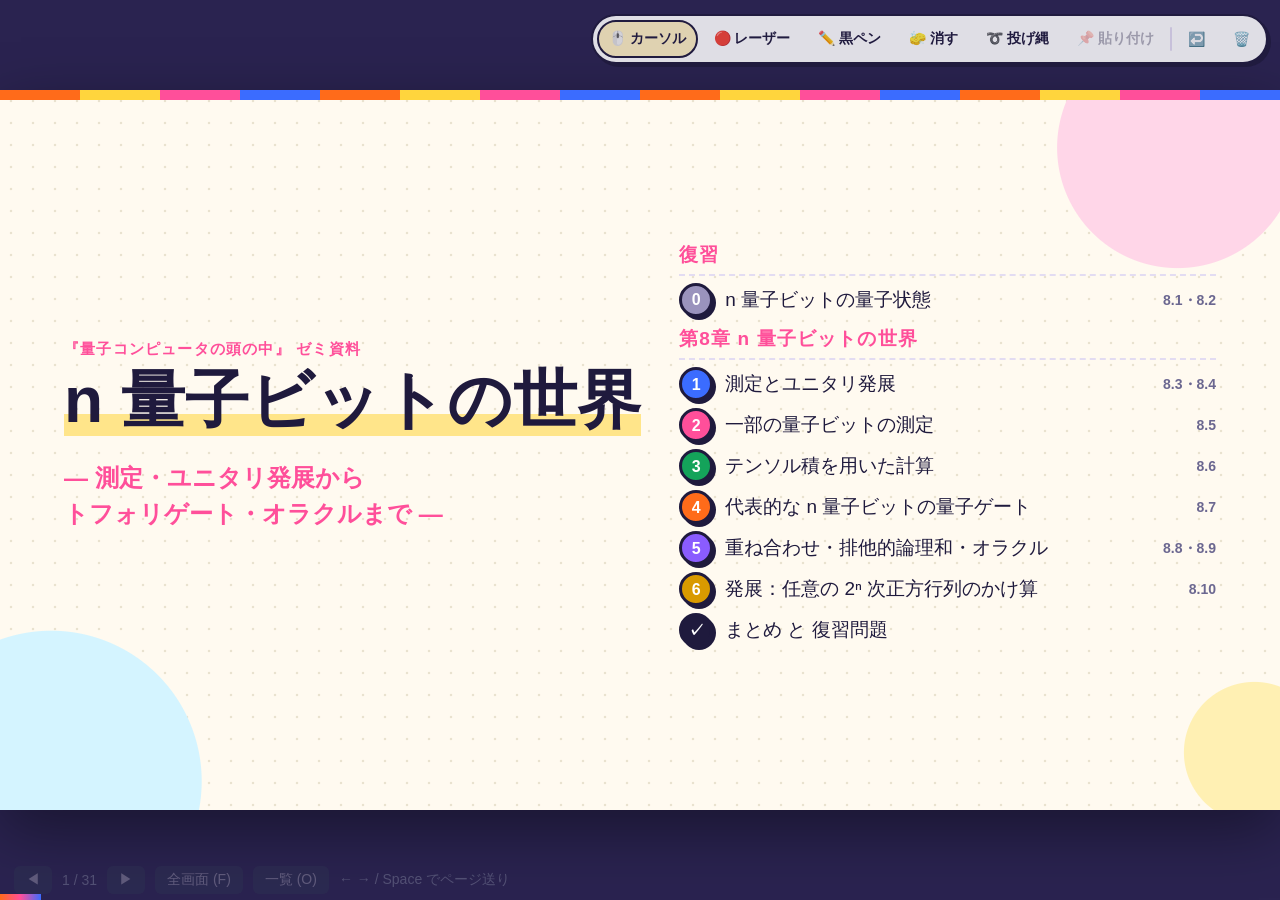
<file: 量子コンピュータゼミ/量子コンピュータの頭の中_8.3-8.10.html>
<!DOCTYPE html>
<html lang="ja">
<head>
<meta charset="utf-8">
<meta name="viewport" content="width=device-width, initial-scale=1">
<title>n 量子ビットの世界 ― 第8章</title>
<style>
:root{
  --ink:#1f1a3d; --muted:#6b6790; --line:#1f1a3d; --bg:#fffaf0;
  --accent:#ff6b1a; --accent-d:#e04e00; --accent-l:#fff1c2;
  --blue:#3b6cff; --blue-l:#dfe8ff; --green:#14a35a;
  --off:#b9b5d0; --pink:#ff4f9a; --yellow:#ffd53d; --purple:#8a5cff;
  --hard:4px 4px 0 var(--ink);
}
*{box-sizing:border-box}
html{-webkit-text-size-adjust:100%;text-size-adjust:100%}
html,body{margin:0;height:100%;background:#1e293b;overflow:hidden;
  font-family:"Hiragino Kaku Gothic ProN","Hiragino Sans","Noto Sans JP","Yu Gothic UI","Yu Gothic",Meiryo,sans-serif;color:var(--ink)}
#viewport{position:fixed;inset:0}
#stage{position:absolute;left:50%;top:50%;width:1280px;height:720px;transform-origin:center center;
  background:var(--bg);box-shadow:0 20px 60px rgba(0,0,0,.4);overflow:hidden}

/* ---------- slides ---------- */
.slide{position:absolute;inset:0;padding:44px 64px 50px;opacity:0;pointer-events:none;
  transform:translateX(60px);transition:opacity .55s ease,transform .55s ease;display:flex;flex-direction:column}
.slide.past{transform:translateX(-60px)}
.slide.active{opacity:1;transform:none;pointer-events:auto}
.slide::before{content:"";position:absolute;left:0;top:0;right:0;height:6px;
  background:linear-gradient(90deg,var(--accent),#facc15 50%,var(--blue))}
.chap{font-size:15px;color:var(--muted);letter-spacing:.05em}
h2{font-size:38px;margin:6px 0 22px;padding-left:16px;border-left:10px solid var(--accent);line-height:1.25}
h2 small{font-size:22px;color:var(--muted);font-weight:500;margin-left:12px}
.pageno{position:absolute;right:30px;bottom:16px;font-size:14px;color:var(--muted)}
.body{flex:1;min-height:0}
p,li{font-size:23px;line-height:1.6}
ul{margin:0;padding-left:1.2em}
li{margin:6px 0}
b.k{color:var(--accent-d)}
b.kb{color:var(--blue)}
.muted{color:var(--muted)}
.cols{display:grid;grid-template-columns:1.25fr 1fr;gap:30px;align-items:center;height:100%}
.cols.even{grid-template-columns:1fr 1fr}
.cols.wide{grid-template-columns:1.7fr 1fr}
.card{background:#fff;border-radius:18px;box-shadow:0 6px 24px rgba(15,23,42,.08);padding:18px 22px}
.point{background:var(--accent-l);border-left:7px solid var(--accent);padding:12px 18px;border-radius:10px;font-size:22px;line-height:1.55;margin-top:14px}
.point.blue{background:var(--blue-l);border-left-color:var(--blue)}
.hint{font-size:16px;color:var(--muted);margin-top:6px}
.formula{font-family:"Cambria Math","STIX Two Math","Times New Roman",serif;font-size:30px;background:#fff;border-radius:12px;
  padding:10px 20px;display:inline-block;box-shadow:0 3px 12px rgba(15,23,42,.08)}
sub{font-size:.65em}
.center{display:flex;justify-content:center;align-items:center}
.btns{display:flex;gap:10px;flex-wrap:wrap;margin-top:10px}
button.b{font:inherit;font-size:16px;padding:7px 16px;border-radius:999px;border:2px solid var(--blue);background:#fff;color:var(--blue);cursor:pointer;font-weight:700}
button.b:hover{background:var(--blue-l)}
button.b.playing{background:var(--blue);color:#fff}

/* fragments & entrance animations */
.frag{opacity:0;transform:translateY(18px);transition:opacity .45s ease,transform .45s ease}
.frag.vis{opacity:1;transform:none}
.slide.active .pop{animation:pop .6s cubic-bezier(.2,.8,.3,1.2) both;animation-delay:var(--d,0s)}
@keyframes pop{from{opacity:0;transform:translateY(24px) scale(.96)}to{opacity:1;transform:none}}

/* ---------- truth tables ---------- */
.ttcap{text-align:center;font-size:18px;font-weight:800;color:#334155;margin:0 0 6px}
.bitex{display:flex;gap:10px;margin:6px 0 4px;flex-wrap:wrap}
.bitex span{background:#fff;border-radius:10px;padding:4px 12px;font-size:18px;box-shadow:0 2px 8px rgba(15,23,42,.08)}
.bitex small{display:block;font-size:12px;color:var(--muted)}
.bitex b{color:var(--accent-d);font-family:Consolas,Menlo,monospace}
.quote{display:block;background:#fff;border-left:6px solid var(--blue);border-radius:8px;padding:6px 14px;box-shadow:0 2px 8px rgba(15,23,42,.08)}
.quote small{display:block;text-align:right;font-size:15px;color:var(--muted)}
.mapline{text-align:center;font-size:20px;margin-top:4px;font-family:Consolas,Menlo,monospace}
.mapline b{color:var(--blue);font-size:24px}
.mapline b.o{color:var(--accent-d)}
table.tt{border-collapse:collapse;font-size:22px;text-align:center;background:#fff;border-radius:12px;overflow:hidden;
  box-shadow:0 4px 16px rgba(15,23,42,.08);margin:0 auto}
table.tt th,table.tt td{padding:6px 16px;border:1px solid var(--line)}
table.tt th{background:#e2e8f0;font-size:18px;white-space:nowrap}
table.tt th.out{background:#fde7d3}
table.tt td.calc{font-family:Consolas,Menlo,monospace;color:var(--muted);font-size:19px}
table.tt td.out.one{color:var(--accent-d);font-weight:800}
table.tt tbody tr{cursor:pointer;transition:background .2s}
table.tt tbody tr:hover td{background:#f8fafc}
table.tt tbody tr.cur td{box-shadow:inset 0 0 0 999px rgba(250,204,21,.38)}
table.tt.small{font-size:18px}
.point.logic{display:flex;align-items:center;gap:14px}
.venn{width:112px;flex:none}
table.tt.small th,table.tt.small td{padding:3px 12px}
table.tt.small th{font-size:15px}
table.tt td{transition:background .3s,color .3s}
.slide.show-s table.tt td.s1{background:var(--blue-l);color:var(--blue);font-weight:800}
.slide.show-c table.tt td.c1{background:#fed7aa;color:var(--accent-d);font-weight:800}

/* ---------- circuits (SVG) ---------- */
svg.circ{width:100%;height:auto;display:block;user-select:none}
.wire{fill:none;stroke:var(--off);stroke-width:4;stroke-linejoin:round;stroke-linecap:round;transition:stroke .25s}
.wire.on{stroke:var(--accent)}
.flow{fill:none;stroke:#fff;stroke-width:2.2;stroke-dasharray:4 12;stroke-linecap:round;opacity:0;transition:opacity .25s}
.flow.on{opacity:.95;animation:flow .55s linear infinite}
@keyframes flow{from{stroke-dashoffset:16}to{stroke-dashoffset:0}}
.dot{fill:var(--off);transition:fill .25s}
.dot.on{fill:var(--accent)}
.gate path,.gate circle{fill:#fff;stroke:#1e293b;stroke-width:3;transition:fill .3s,stroke .3s}
.gate path.xorback{fill:none}
.gate.on path:not(.xorback),.gate.on circle{fill:var(--accent-l);stroke:var(--accent-d)}
.gate.on path.xorback{stroke:var(--accent-d)}
.gate.on{filter:drop-shadow(0 0 6px rgba(249,115,22,.55))}
.glabel{font-size:11px;fill:var(--muted);text-anchor:middle;font-weight:700;pointer-events:none}
.inp{cursor:pointer}
.inp circle{fill:#fff;stroke:var(--blue);stroke-width:3;transition:fill .2s}
.inp:hover circle{fill:var(--blue-l)}
.inp.on circle{fill:var(--blue);stroke:var(--blue)}
.inp .val{fill:var(--blue)}
.inp.on .val{fill:#fff}
.val{font-size:19px;font-weight:800;text-anchor:middle;pointer-events:none;font-family:Consolas,Menlo,monospace}
.lbl{font-size:20px;font-weight:700;fill:var(--ink)}
.lamp circle{fill:#f1f5f9;stroke:#475569;stroke-width:3;transition:fill .3s,stroke .3s}
.lamp .val{fill:#475569}
.lamp.on circle{fill:#facc15;stroke:var(--accent-d);filter:drop-shadow(0 0 10px rgba(250,204,21,.9))}
.lamp.on .val{fill:#7c2d12}
.probe{font-size:15px;font-weight:700;fill:var(--muted);font-family:Consolas,Menlo,monospace;transition:fill .3s}
.probe.on{fill:var(--accent-d)}
.habox{fill:rgba(37,99,235,.05);stroke:var(--blue);stroke-width:2;stroke-dasharray:7 6}
.halbl{font-size:15px;font-weight:700;fill:var(--blue)}

/* ripple adder */
.fa rect{fill:#fff;stroke:#1e293b;stroke-width:3;transition:fill .3s,stroke .3s}
.fa.active rect{fill:#fef3c7;stroke:var(--accent);filter:drop-shadow(0 0 12px rgba(249,115,22,.7))}
.fa.done rect{fill:#f8fafc}
.fa .t1{font-size:22px;font-weight:800;text-anchor:middle}
.fa .t2{font-size:18px;text-anchor:middle;fill:var(--muted);font-family:Consolas,Menlo,monospace}
.fa .t3{font-size:20px;text-anchor:middle;fill:var(--accent-d);font-weight:800;font-family:Consolas,Menlo,monospace}
.wait .val{fill:#94a3b8}
.wire.wait{stroke:#cbd5e1;stroke-dasharray:6 6}
.readout{font-size:26px;text-align:center;margin-top:6px;font-family:Consolas,Menlo,monospace}
.readout .eq{color:var(--accent-d);font-weight:800}

/* column addition */
.ca-grid{display:grid;grid-template-columns:110px repeat(5,72px);gap:6px 6px;justify-content:center;font-family:Consolas,Menlo,monospace}
.ca-grid div{height:64px;display:flex;align-items:center;justify-content:center;font-size:40px;font-weight:700;border-radius:10px;transition:background .3s}
.ca-grid .rl{font-size:18px;font-family:inherit;color:var(--muted);justify-content:flex-end;padding-right:10px;font-weight:700}
.ca-grid .carry{font-size:26px;color:var(--accent);height:44px}
.ca-grid .carry span,.ca-grid .sum span{opacity:0;transform:translateY(-20px);transition:all .5s cubic-bezier(.2,.8,.3,1.3)}
.ca-grid .carry.show span,.ca-grid .sum.show span{opacity:1;transform:none}
.ca-grid .sum{color:var(--blue)}
.ca-grid .hl{background:#fef3c7}
.ca-grid .bar{grid-column:1/-1;height:4px;background:var(--ink);border-radius:2px}
.ca-msg{min-height:80px;font-size:23px;margin-top:16px;line-height:1.5;text-align:center}

/* bars */
.barrow{display:grid;grid-template-columns:190px 1fr;align-items:center;gap:10px;margin:8px 0;font-size:18px}
.bar-bg{background:#e2e8f0;border-radius:8px;height:30px;overflow:hidden}
.bar-fill{height:100%;width:0;border-radius:8px;transition:width 1.2s cubic-bezier(.2,.8,.3,1);display:flex;align-items:center;justify-content:flex-end;padding-right:10px;color:#fff;font-weight:800}
.slide.active .bar-fill{width:var(--w)}
.bar-fill.o{background:var(--off)}
.bar-fill.a{background:var(--accent)}

/* bit tiles */
.tiles{display:flex;gap:14px;justify-content:center;margin:6px 0 16px}
.tile{background:#fff;border-radius:14px;padding:10px 18px;font-family:Consolas,Menlo,monospace;font-size:28px;box-shadow:0 4px 14px rgba(15,23,42,.08);text-align:center}
.tile b{color:var(--accent-d)}
.tile small{display:block;font-size:14px;color:var(--muted);font-family:inherit}
.chips{display:inline-flex;gap:6px;vertical-align:middle}
.chip{display:inline-block;width:34px;text-align:center;border-radius:6px;background:#fff;font-family:Consolas,monospace;font-weight:800;border:2px solid var(--line)}
.chip.ng{border-color:#dc2626;color:#dc2626;background:#fee2e2}
.chip.ok{border-color:var(--green);color:var(--green)}

/* title */
.title-wrap{display:grid;grid-template-columns:1.1fr 1fr;gap:30px;align-items:center;height:100%}
.title-wrap h1{font-size:54px;line-height:1.25;margin:0 0 14px}
.title-wrap .sub{font-size:30px;color:var(--accent-d);font-weight:700;margin-bottom:34px}
.title-wrap .meta{font-size:20px;color:var(--muted);line-height:1.8}
.agenda li{font-size:27px;margin:16px 0;list-style:none;display:flex;align-items:center;gap:16px}
.agenda .num{width:46px;height:46px;border-radius:50%;background:var(--ink);color:#fff;display:flex;align-items:center;justify-content:center;font-weight:800;flex:none}
.agenda .new{background:var(--accent)}
.tag{font-size:15px;background:var(--accent);color:#fff;border-radius:999px;padding:2px 12px;font-weight:700}
details{background:#fff;border-radius:12px;padding:10px 18px;margin:10px 0;box-shadow:0 3px 12px rgba(15,23,42,.06);font-size:22px}
details summary{cursor:pointer;font-weight:700}
details[open] summary{color:var(--accent-d)}
details div{margin-top:8px;line-height:1.6;color:#334155}

/* ---------- UI ---------- */
#ui{position:fixed;left:0;right:0;bottom:0;height:40px;display:flex;align-items:center;gap:10px;padding:0 14px;
  color:#cbd5e1;font-size:14px;opacity:.25;transition:opacity .3s;z-index:10}
#ui:hover{opacity:1}
#ui button{background:#334155;color:#fff;border:0;border-radius:6px;padding:5px 12px;cursor:pointer;font:inherit}
#progress{position:fixed;left:0;bottom:0;height:4px;background:var(--accent);transition:width .4s;z-index:11}

/* ---------- 一覧モード ---------- */
#ovHead{display:none}
body.overview{overflow:auto}
body.overview #viewport{position:static;padding:64px 24px 60px}
body.overview #ovHead{display:flex;position:fixed;left:0;right:0;top:0;height:52px;align-items:center;gap:16px;padding:0 24px;
  background:#0f172a;color:#e2e8f0;font-size:16px;z-index:12}
body.overview #ovHead b{font-size:18px}
body.overview #ovHead b,body.overview #ovHead button{white-space:nowrap}
@media (max-width:900px){body.overview #ovHead span{display:none}}
body.overview #ovHead button{background:var(--accent);color:#fff;border:0;border-radius:6px;padding:6px 14px;cursor:pointer;font:inherit;font-weight:700;margin-left:auto}
body.overview #stage{position:static;transform:none!important;width:auto;height:auto;overflow:visible;background:none;box-shadow:none;
  display:grid;grid-template-columns:repeat(var(--cols,4),var(--ow,256px));gap:22px}
/* 縮小は zoom ではなく transform で行う（iPad の Safari は zoom の扱いが異なり、中身の位置がずれるため）。
   transform は並べるときの大きさに影響しないので、負の余白で縮小後の大きさ（--ow × --oh）に合わせる */
body.overview .slide{position:relative;inset:auto;width:1280px;height:720px;opacity:1;pointer-events:auto;
  transform:scale(var(--z,.2));transform-origin:0 0;margin:0 calc(var(--ow,256px) - 1280px) calc(var(--oh,144px) - 720px) 0;
  cursor:pointer;background:var(--bg);border-radius:14px;box-shadow:0 10px 30px rgba(0,0,0,.35);outline:0 solid var(--accent);transition:outline-width .15s}
body.overview .slide *{pointer-events:none}
body.overview .slide:hover{outline-width:14px}
body.overview .slide.current{outline-width:22px}
body.overview .frag{opacity:1;transform:none}
body.overview .bar-fill{width:var(--w);transition:none}
body.overview .slide{overflow:hidden}
/* 一覧ではページ番号を右下の札にして、中身と重なっても読めるようにする */
body.overview .slide .pageno{font-size:40px;font-weight:900;color:#fff;background:var(--ink);border-radius:16px;padding:2px 20px;bottom:14px;right:14px;z-index:6}
body.overview #ui,body.overview #progress{display:none}

/* ---------- ポップ調デザイン（太枠・ずらし影・弾むアニメ） ---------- */
html,body{background:#2a2350}
#stage{background:
  radial-gradient(circle at 92% 8%,#ffd6e8 0 120px,transparent 121px),
  radial-gradient(circle at 4% 96%,#d4f4ff 0 150px,transparent 151px),
  radial-gradient(circle at 98% 92%,#fff0b3 0 70px,transparent 71px),
  radial-gradient(#e9e2cf 1.4px,transparent 1.6px) 0 0/22px 22px,
  var(--bg)}
.slide{transition:opacity .45s ease,transform .6s cubic-bezier(.3,1.5,.5,1)}
.slide::before{height:10px;background:repeating-linear-gradient(90deg,var(--accent) 0 80px,var(--yellow) 80px 160px,var(--pink) 160px 240px,var(--blue) 240px 320px)}
.chap{font-weight:700;color:var(--pink);letter-spacing:.08em}
h2{border-left:none;padding-left:54px;position:relative}
h2::before{content:"";position:absolute;left:0;top:50%;width:34px;height:34px;margin-top:-17px;border-radius:10px;
  background:linear-gradient(135deg,var(--yellow),var(--accent) 55%,var(--pink));border:3px solid var(--ink);transform:rotate(-12deg);box-shadow:3px 3px 0 var(--ink)}
.slide.active h2::before{animation:wiggle 1s cubic-bezier(.3,1.6,.5,1) both}
@keyframes wiggle{from{transform:rotate(-120deg) scale(.3)}to{transform:rotate(-12deg)}}
h2 small{white-space:nowrap;background:var(--accent-l);color:var(--ink);border:2px solid var(--ink);border-radius:999px;padding:2px 14px;font-size:18px;font-weight:700;vertical-align:middle}
b.k{color:var(--accent-d);background:linear-gradient(transparent 62%,#ffe58a 62%)}
b.kb{color:var(--blue);background:linear-gradient(transparent 62%,#cfe0ff 62%)}
.card{border:3px solid var(--ink);border-radius:22px;box-shadow:6px 6px 0 var(--ink)}
.point{border:2.5px solid var(--ink);border-left:10px solid var(--accent);border-radius:16px;box-shadow:var(--hard)}
.point.blue{border-left-color:var(--blue)}
.formula{border:2.5px solid var(--ink);box-shadow:var(--hard)}
button.b{border:2.5px solid var(--ink);background:var(--yellow);color:var(--ink);box-shadow:3px 3px 0 var(--ink);transition:transform .1s,box-shadow .1s}
button.b:hover{background:#ffe06b;transform:translate(-1px,-1px);box-shadow:4px 4px 0 var(--ink)}
button.b:active{transform:translate(2px,2px);box-shadow:1px 1px 0 var(--ink)}
button.b.playing{background:var(--pink);color:#fff}
.slide.active .pop{animation:pop .7s cubic-bezier(.3,1.6,.5,1) both;animation-delay:var(--d,0s)}
@keyframes pop{from{opacity:0;transform:translateY(30px) scale(.85) rotate(-2deg)}to{opacity:1;transform:none}}
.frag{transform:translateY(18px) scale(.95);transition:opacity .4s ease,transform .5s cubic-bezier(.3,1.6,.5,1)}

.bitex span,.quote,.tile,details{border:2.5px solid var(--ink);box-shadow:3px 3px 0 var(--ink)}
table.tt{border:3px solid var(--ink);box-shadow:5px 5px 0 var(--ink);border-collapse:separate;border-spacing:0}
table.tt th,table.tt td{border:0;border-right:1.5px solid #d9d4ea;border-bottom:1.5px solid #d9d4ea}
table.tt th{background:#ece6ff;border-bottom:2.5px solid var(--ink)}
table.tt th.out{background:#ffe1c7}
table.tt tbody tr.cur td{box-shadow:inset 0 0 0 999px rgba(255,213,61,.55)}

.wire{stroke-width:5}
.gate path,.gate circle{stroke:var(--ink);stroke-width:3.5}
.gate.on path:not(.xorback),.gate.on circle{fill:#ffe1c7;stroke:var(--ink)}
.gate.on path.xorback{stroke:var(--ink)}
.gate.on{filter:drop-shadow(3px 3px 0 var(--accent))}
.inp circle{stroke-width:3.5}
.inp.on circle{stroke:var(--ink)}
.lamp circle{stroke:var(--ink)}
.lamp.on circle{fill:var(--yellow);stroke:var(--ink);filter:drop-shadow(0 0 12px rgba(255,213,61,.95))}
.fa rect{stroke:var(--ink);rx:16}
.fa.active rect{fill:#fff1c2;stroke:var(--ink);filter:drop-shadow(4px 4px 0 var(--accent))}
.ca-grid .hl{background:#fff1c2;border:2px dashed var(--accent)}
.bar-bg{background:#ece6ff;border:2px solid var(--ink)}
.bar-fill.a{background:linear-gradient(90deg,var(--accent),var(--pink))}

.title-wrap h1{font-size:64px;background:linear-gradient(transparent 70%,#ffe58a 70%) no-repeat;display:inline;line-height:1.3;-webkit-box-decoration-break:clone;box-decoration-break:clone}
.title-wrap .sub{color:var(--pink);margin-top:18px;margin-bottom:22px;font-size:23px;white-space:nowrap}
.tchaps{display:flex;flex-direction:column;gap:12px}
.tchap{display:flex;align-items:center;gap:12px;background:#fff;border:2.5px solid var(--ink);border-radius:16px;box-shadow:3px 3px 0 var(--ink);padding:6px 14px 6px 6px}
.tchap .tno{background:var(--c);color:#fff;font-weight:900;border:2px solid var(--ink);border-radius:10px;padding:2px 10px;font-size:18px;flex:none}
.tchap .tname{font-weight:900;font-size:21px}
.tchap .tsec{margin-left:auto;font-size:14px;color:var(--muted);font-weight:700;white-space:nowrap}
.agenda .num{border:3px solid var(--ink);box-shadow:3px 3px 0 var(--ink);background:var(--blue)}
.agenda li:nth-child(3) .num{background:var(--pink)}
.agenda li:nth-child(4) .num{background:var(--green)}
.agenda li:nth-child(6) .num{background:var(--purple)}
.agenda li:nth-child(7) .num{background:var(--accent)}
.agenda .new{background:var(--accent)}
.tag{background:var(--pink);border:2px solid var(--ink);white-space:nowrap;flex:none}

/* 量子ビット（第4章）の数式・図 */
.math,.vec,.frac{font-family:"Cambria Math","STIX Two Math","Times New Roman",serif}
.eq{display:flex;align-items:center;justify-content:center;gap:8px;font-size:26px;flex-wrap:wrap}
.eq.inline{display:inline-flex;font-size:inherit;vertical-align:middle;gap:5px}
.vec{display:inline-grid;text-align:center;padding:1px 10px;border-left:3px solid currentColor;border-right:3px solid currentColor;border-radius:14px;line-height:1.25}
.vec.row{grid-auto-flow:column;column-gap:14px}
.eq.inline .vec{line-height:1.05;padding:0 7px;border-width:2px;border-radius:10px;font-size:.85em}
.frac{display:inline-grid;text-align:center;line-height:1.1;font-size:.85em;vertical-align:middle}
.frac>span:first-child{border-bottom:2px solid currentColor;padding:0 2px}
.brace{font-size:2.3em;font-weight:200;line-height:1;transform:scaleX(.7)}
.bar{width:2px;align-self:stretch;background:currentColor;margin:6px 2px}
.defbox{position:relative;background:#fff;border:3px solid var(--ink);border-radius:16px;box-shadow:var(--hard);padding:16px 18px 12px;margin-top:18px;font-size:20px;line-height:1.7}
.defbox::before{content:"定義";position:absolute;left:14px;top:-16px;background:var(--ink);color:#fff;font-weight:800;font-size:15px;border-radius:999px;padding:2px 14px}
.qrow{display:flex;align-items:center;gap:16px}
.qlab{width:110px;flex:none;font-weight:800;font-size:19px}
.qcells{display:flex;gap:26px;align-items:center}
.qbit{width:56px;height:56px;border:3px solid var(--ink);border-radius:12px;display:flex;align-items:center;justify-content:center;font-size:30px;font-weight:800;font-family:Consolas,Menlo,monospace;box-shadow:3px 3px 0 var(--ink);background:#fff}
.qarrow{margin:14px 0 14px 126px;color:var(--muted);font-weight:700}
.qverdict{margin-top:12px;text-align:center;font-size:24px;font-weight:900;padding:6px;border-radius:12px;border:2.5px solid var(--ink)}
.qverdict.ok{background:#d9f7e6;color:var(--green)}
.qverdict.ng{background:#ffe0e6;color:#d61f45}

/* 目次の教科書の章見出し */
.agenda li.agroup{font-size:17px;font-weight:900;color:var(--pink);letter-spacing:.06em;margin:14px 0 -4px;border-bottom:2.5px dashed #e3dcf2;padding-bottom:4px}
.agenda li.agroup:first-child{margin-top:0}

/* 教科書の章の扉（本の章扉風） */
.partdoor .pd-wrap{position:relative;height:100%;display:flex;flex-direction:column;align-items:center;justify-content:center;text-align:center;padding-bottom:40px}
.pd-src{font-size:18px;font-weight:700;color:var(--muted);letter-spacing:.08em}
.pd-no{margin-top:14px;font-size:30px;font-weight:900;color:#fff;background:var(--c);border:3px solid var(--ink);border-radius:999px;padding:4px 26px;box-shadow:4px 4px 0 var(--ink);letter-spacing:.12em}
.pd-title{font-size:68px;line-height:1.25;margin:22px 0 26px;background:linear-gradient(transparent 70%,#ffe58a 70%);display:inline;-webkit-box-decoration-break:clone;box-decoration-break:clone}
.pd-secs{display:flex;flex-direction:column;align-items:center;gap:10px;margin-top:22px}
.pd-secs span{background:#fff;border:2.5px solid var(--ink);border-radius:999px;padding:4px 18px;font-size:19px;font-weight:700;box-shadow:3px 3px 0 var(--ink)}
.pd-secs span.add{background:var(--accent-l)}
.pd-bg{position:absolute;left:0;right:0;bottom:4px;display:flex;justify-content:center;color:var(--c);opacity:.13;font-size:84px;pointer-events:none}
.pd-bg .eq{font-size:50px;gap:14px}
.pd-bg .vec{border-width:5px;border-radius:40px;padding:4px 26px;line-height:1.15}

/* 復習問題：カードをクリックすると答えが出る */
.quiz{display:grid;grid-template-columns:repeat(2,minmax(0,1fr));grid-auto-rows:1fr;gap:12px 16px;align-content:center}
.qz{display:flex;flex-direction:column;background:#fff;border:2.5px solid var(--ink);border-radius:16px;box-shadow:4px 4px 0 var(--ink);padding:10px 14px;cursor:pointer;transition:transform .12s,box-shadow .12s}
.qz:hover{transform:translate(-1px,-1px);box-shadow:5px 5px 0 var(--ink)}
.qz-q{display:flex;gap:10px;align-items:flex-start;font-size:17px;line-height:1.5;font-weight:600}
.qz-no{flex:none;background:var(--blue);color:#fff;font-weight:900;font-size:14px;border:2px solid var(--ink);border-radius:999px;padding:1px 9px;margin-top:2px}
.qz-a{margin-top:auto;padding-top:8px;min-height:40px;display:flex;align-items:center;border-top:2px dashed #e3dcf2;font-size:17px;line-height:1.5}
.qz-hide{color:var(--muted);font-weight:800;font-size:15px}
.qz-ans{display:none;color:#1f1a3d}
.qz.open{background:#fffaf0}
.qz.open .qz-no{background:var(--green)}
.qz.open .qz-hide{display:none}
.qz.open .qz-ans{display:inline;animation:qzIn .4s cubic-bezier(.3,1.6,.5,1)}
@keyframes qzIn{from{opacity:0;transform:translateY(6px) scale(.96)}to{opacity:1;transform:none}}
.quiz.q2{grid-template-columns:repeat(6,minmax(0,1fr));grid-auto-rows:auto}
.quiz.q2 .qz{grid-column:span 2}
.quiz.q2 .qz.dia{grid-column:span 3}
.quiz.q2 .qz.wide .qzc{max-height:200px}
.quiz.q2 .qz-q{font-size:16px}
.quiz.q2 .qz-a{font-size:15.5px;min-height:34px}
.qz-q > span:last-child{min-width:0;flex:1}
.qzc{display:block;width:100%;max-height:170px;margin:6px auto 0;font-family:"Hiragino Kaku Gothic ProN","Hiragino Sans","Noto Sans JP",Meiryo,sans-serif}
.qzc .qg{fill:#f1ecff;stroke:#1f1a3d;stroke-width:2.5;stroke-dasharray:6 4}
.qzc .g-q{font-size:26px;font-weight:900;fill:#8a5cff}
.qzc .g-ans{display:none;font-weight:900;fill:#1f1a3d}
.qz.open .qzc .qg{fill:#fff1c2;stroke-dasharray:none}
.qz.open .qzc .g-q{display:none}
.qz.open .qzc .g-ans{display:inline}
.quiz.q3{grid-auto-rows:auto}
.quiz.q3 .qz{min-height:118px}
.quiz.q3 .qz:last-child{grid-column:span 2}
.qzc.qzbloch{max-height:145px}
.qgb{cursor:pointer}
.qgb:hover .qg{fill:#e6dcff}
.qgb.shown .qg{fill:#fff1c2;stroke-dasharray:none}
.qgb.shown .g-q{display:none}
.qgb.shown .g-ans{display:inline;animation:qzIn .35s cubic-bezier(.3,1.6,.5,1)}
h2 .qz-all{font-size:14px;padding:4px 14px;margin-left:16px;vertical-align:middle}

/* 章の扉スライド */
.door-wrap{position:relative;display:grid;grid-template-columns:auto 1fr;gap:64px;align-items:center;height:100%;padding:0 40px}
.door-num{width:210px;height:210px;border-radius:46px;background:var(--c);color:#fff;border:5px solid var(--ink);box-shadow:10px 10px 0 var(--ink);
  display:flex;align-items:center;justify-content:center;font-size:140px;font-weight:900;font-family:Consolas,Menlo,monospace;transform:rotate(-6deg)}
.slide.active .door-num{animation:doorIn .9s cubic-bezier(.3,1.6,.5,1) both}
@keyframes doorIn{from{opacity:0;transform:rotate(-120deg) scale(.3)}to{opacity:1;transform:rotate(-6deg)}}
.door-label{font-size:22px;font-weight:900;letter-spacing:.14em;color:var(--c)}
.door-label .door-book{display:block;font-size:16px;letter-spacing:.04em;color:var(--muted);margin-bottom:2px}
.door-label .tag{font-size:15px;letter-spacing:0;vertical-align:middle;margin-left:8px}
.door h1{font-size:80px;line-height:1.15;margin:6px 0 4px}
.door-lead{font-size:32px;font-weight:700;color:var(--muted);margin:0 0 30px}
.door-topics{display:flex;flex-wrap:wrap;gap:12px}
.door-topics span{background:#fff;border:2.5px solid var(--ink);border-radius:999px;padding:4px 18px;font-size:19px;font-weight:700;box-shadow:3px 3px 0 var(--ink)}
.door-bg{position:absolute;right:-20px;bottom:-150px;font-size:600px;font-weight:900;line-height:1;color:var(--c);opacity:.09;
  font-family:Consolas,Menlo,monospace;pointer-events:none}
#progress{height:6px;background:linear-gradient(90deg,var(--accent),var(--pink),var(--blue))}

/* ---------- レーザーポインター（Apple Pencil） ---------- */
#stage{-webkit-user-select:none;user-select:none;-webkit-touch-callout:none}
body:not(.overview) #stage{touch-action:none}
#laser{position:absolute;left:0;top:0;width:1280px;height:720px;pointer-events:none;z-index:5}
body.overview #laser{display:none}
/* 黒ペン（Apple Pencil で書き込み） */
#ink{position:absolute;left:0;top:0;width:1280px;height:720px;pointer-events:none;z-index:4}
#penbar{position:fixed;right:12px;top:14px;z-index:20;display:flex;align-items:center;gap:4px;background:#fff;border:2.5px solid var(--ink);
  border-radius:999px;box-shadow:3px 3px 0 var(--ink);padding:4px;touch-action:manipulation;opacity:.85}
#penbar:hover{opacity:1}
#penbar button{height:38px;min-width:38px;border-radius:999px;border:2px solid transparent;background:none;font:inherit;font-size:14px;font-weight:800;
  color:var(--ink);cursor:pointer;display:flex;align-items:center;justify-content:center;gap:4px;padding:0 10px}
#penbar button.on{background:var(--accent-l);border-color:var(--ink)}
#penbar .sep{width:2px;height:24px;background:#e3dcf2;border-radius:1px}
body.overview #ink,body.overview #penbar{display:none}

@media print{
  @page{size:1280px 720px;margin:0}
  html,body{overflow:visible;background:#fff}
  #viewport{position:static}
  #stage{position:static;transform:none!important;box-shadow:none;width:auto;height:auto;overflow:visible;background:none}
  .slide{position:relative;width:1280px;height:720px;opacity:1;transform:none;page-break-after:always;background:var(--bg)}
  .frag{opacity:1;transform:none}
  #ui,#progress,.btns,.hint,#laser,#penbar{display:none}
}

/* ---------- 3.3（続き）〜 3.4.3 で追加した部品 ---------- */

/* まとめ（5 項目） */
.sumlist{display:flex;flex-direction:column;gap:12px;justify-content:center}
.sl{display:flex;gap:14px;align-items:center;background:#fff;border:2.5px solid var(--ink);border-left:12px solid var(--c);border-radius:16px;box-shadow:4px 4px 0 var(--ink);padding:10px 18px;font-size:21px;line-height:1.5}
.sl-n{flex:none;width:36px;height:36px;border-radius:50%;background:var(--c);color:#fff;font-weight:900;font-size:18px;display:flex;align-items:center;justify-content:center;border:2px solid var(--ink)}
.sl-s{font-size:16px;color:var(--muted);margin-left:4px}
/* =====================================================================
   第6章・第7章 追加スタイル
   ===================================================================== */
:root{--teal:#0e9aa7;--red:#d61f45;--gold:#d99a00}
.mono{font-family:Consolas,Menlo,monospace}
.mt6{margin-top:6px}.mt10{margin-top:10px}.mt14{margin-top:14px}.mt18{margin-top:18px}
.col{display:flex;flex-direction:column;justify-content:center;gap:12px}
.row{display:flex;align-items:center;gap:12px}
.g2{display:grid;grid-template-columns:minmax(0,1fr) minmax(0,1fr);gap:18px;align-items:stretch}
.g3{display:grid;grid-template-columns:repeat(3,minmax(0,1fr));gap:14px;align-items:stretch}
.slide .lead{font-size:19px !important}
.ctr{text-align:center}
.tiny{font-size:14px;color:var(--muted);font-weight:700}
.gchip{display:inline-block;background:#fff;border:2px solid var(--ink);border-radius:999px;padding:0 10px;font-weight:800;font-size:.85em;box-shadow:2px 2px 0 var(--ink);white-space:nowrap}
.gchip.y{background:var(--yellow)}.gchip.p{background:#ffd3e6}.gchip.b{background:var(--blue-l)}.gchip.g{background:#d6f3e2}
.xtra{position:absolute;right:74px;top:86px;background:var(--teal);color:#fff;font-weight:900;font-size:16px;letter-spacing:.1em;border:2.5px solid var(--ink);border-radius:999px;padding:3px 16px;box-shadow:3px 3px 0 var(--ink);transform:rotate(4deg);z-index:3}
.door-label .tag{background:var(--teal);color:#fff;border-radius:999px;padding:1px 10px}

/* 定理ボックス（番号つき） */
.thm6{position:relative;background:#fff;border:3px solid var(--ink);border-left:12px solid var(--pink);border-radius:16px;box-shadow:var(--hard);padding:20px 22px 12px;font-size:20px;line-height:1.7}
.thm6 .thm-t{position:absolute;left:16px;top:-16px;background:var(--pink);color:#fff;font-weight:900;font-size:15px;border:2px solid var(--ink);border-radius:999px;padding:2px 14px}

/* ---------- SVG 量子回路 ---------- */
svg.qcs{display:block;width:100%;height:auto;overflow:visible;user-select:none;font-family:"Cambria Math","Times New Roman",serif}
.qcs .w{stroke:var(--ink);stroke-width:2.5}
.qcs .cw{stroke:var(--ink);stroke-width:2}
.qcs .nm{font-size:22px;font-style:italic;fill:var(--ink)}
.qcs .nm-s{font-size:15px;font-style:normal}
.qcs .init{font-size:20px;fill:var(--ink)}
.qcs .gb{stroke:var(--ink);stroke-width:2.5}
.qcs .gt{fill:#fff;font-size:22px;font-weight:700;text-anchor:middle;dominant-baseline:central;font-family:"Cambria Math","Times New Roman",serif}
.qcs .gt.g-sm{font-size:14px}
.qcs .ctl{fill:var(--ink)}
.qcs .tgt{fill:#fff;stroke:var(--ink);stroke-width:2.5}
.qcs .vl{stroke:var(--ink);stroke-width:2.5}
.qcs .mbox{fill:#1f1a3d;stroke:var(--ink);stroke-width:2.5}
.qcs .mi{fill:none;stroke:#fff;stroke-width:2.6;stroke-linecap:round}
.qcs .ma{stroke:#8f8aa8;stroke-width:2.2;fill:none}
.qcs .mah{fill:#8f8aa8}
.qcs .cbn{font-size:15px;fill:var(--ink);font-family:Consolas,Menlo,monospace}
.qcs .bar{fill:#d9d4ea;opacity:.75}
.qcs .barl{stroke:#6b6790;stroke-width:1.6;stroke-dasharray:5 4}
.qcs .box{fill:none;stroke:var(--ink);stroke-width:1.8;stroke-dasharray:4 3}
.qcs .boxl{font-size:15px;text-anchor:middle;fill:var(--ink);font-family:"Hiragino Kaku Gothic ProN","Noto Sans JP",sans-serif}
.qcs .sx{stroke:var(--ink);stroke-width:3;stroke-linecap:round}
.qcs .op{transition:opacity .4s,transform .45s cubic-bezier(.3,1.6,.5,1);transform-box:fill-box;transform-origin:center}
.qcs .op.fut{opacity:.18}
.qcs .op.hid{opacity:0}
.qcs .op.now{filter:drop-shadow(0 0 7px rgba(255,107,26,.95)) drop-shadow(2px 2px 0 var(--accent))}
.qcs .hl{fill:rgba(255,213,61,.35);stroke:var(--accent);stroke-width:2.5;rx:10;opacity:0;transition:opacity .35s}
.qcs .hl.on{opacity:1}
.qcs .pulse{fill:var(--accent);opacity:0}

/* ---------- 振幅バー（2 量子ビット） ---------- */
.amp4{display:grid;grid-template-columns:auto 1fr 1fr auto;align-items:center;gap:5px 6px;font-size:18px}
.amp4 .k{font-family:"Cambria Math","Times New Roman",serif;font-size:21px;font-weight:700;text-align:right;padding-right:4px}
.amp4 .neg,.amp4 .pos{position:relative;height:24px;background:#f3effc;border:2px solid var(--ink)}
.amp4 .neg{border-radius:8px 0 0 8px;border-right:1px solid var(--ink)}
.amp4 .pos{border-radius:0 8px 8px 0;border-left:1px solid var(--ink)}
.amp4 .neg i,.amp4 .pos i{position:absolute;top:0;bottom:0;width:0;transition:width .5s cubic-bezier(.2,.8,.3,1)}
.amp4 .pos i{left:0;background:var(--accent);border-radius:0 6px 6px 0}
.amp4 .neg i{right:0;background:var(--blue);border-radius:6px 0 0 6px}
.amp4 .v{font:800 14px Consolas,Menlo,monospace;min-width:118px;white-space:nowrap}
.amp4 .v b{color:var(--accent-d)}
.amp4 .hd{font-size:12px;font-weight:800;color:var(--muted);text-align:center}
.amp4.a-sm{font-size:15px;gap:3px 5px}.amp4.a-sm .k{font-size:17px}.amp4.a-sm .neg,.amp4.a-sm .pos{height:18px}.amp4.a-sm .v{font-size:12px;min-width:92px}

/* ---------- 選択ボタン ---------- */
.pk{display:flex;flex-wrap:wrap;gap:6px;align-items:center}
.pk .pk-l{font-size:14px;font-weight:900;color:var(--muted);margin-right:2px}
.pk button{font:700 17px "Cambria Math","Times New Roman",serif;padding:3px 11px;border:2px solid var(--ink);border-radius:10px;background:#fff;cursor:pointer;box-shadow:2px 2px 0 var(--ink);color:var(--ink)}
.pk button.on{background:var(--yellow)}
.pk button:hover{background:#fff6cf}
.pk.jp button{font-family:"Hiragino Kaku Gothic ProN","Noto Sans JP",sans-serif;font-size:15px}

/* ---------- 数式の行 ---------- */
.eqrow{display:flex;align-items:center;gap:8px;flex-wrap:wrap;font-family:"Cambria Math","Times New Roman",serif;font-size:22px}
.eqrow .vec{font-size:.92em}
.mx .vec.m4{column-gap:10px}
.mx .vec span{transition:background .3s,color .3s;border-radius:5px;padding:0 3px}
.mx .vec span.hc{background:#fff1c2}
.mx .vec span.hr{background:#dfe8ff}
.mx .vec span.hx{background:var(--yellow);font-weight:900}
.res{background:var(--yellow);border:2px solid var(--ink);border-radius:10px;padding:1px 10px;font-weight:700;white-space:nowrap}
.verd{display:inline-block;font:900 17px "Hiragino Kaku Gothic ProN","Noto Sans JP",sans-serif;border:2.5px solid var(--ink);border-radius:999px;padding:2px 14px;box-shadow:2px 2px 0 var(--ink)}
.verd.ok{background:#d6f3e2;color:#0a6b3a}.verd.ng{background:#ffd6de;color:var(--red)}

/* ---------- バイトオーダ ---------- */
.bo-ket{display:flex;justify-content:center;align-items:flex-end;gap:4px;font:400 92px "Cambria Math","Times New Roman",serif;line-height:1}
.bo-d{position:relative;display:inline-flex;flex-direction:column;align-items:center;width:76px}
.bo-d .dg{border-radius:14px;padding:0 8px;transition:background .4s}
.bo-d .ix{font:900 18px "Hiragino Kaku Gothic ProN","Noto Sans JP",sans-serif;color:#fff;border:2px solid var(--ink);border-radius:999px;padding:1px 10px;margin-top:8px;transition:background .4s,transform .5s cubic-bezier(.3,1.6,.5,1);white-space:nowrap}
.bo-arrow{text-align:center;font:900 20px "Hiragino Kaku Gothic ProN","Noto Sans JP",sans-serif;margin-top:8px;transition:color .4s}
.bo-tabs{display:flex;gap:10px;justify-content:center}
.bo-tabs button{font:800 16px "Hiragino Kaku Gothic ProN","Noto Sans JP",sans-serif;border:2.5px solid var(--ink);border-radius:12px;background:#fff;padding:6px 14px;cursor:pointer;box-shadow:3px 3px 0 var(--ink)}
.bo-tabs button.on{background:var(--yellow)}
.bo-read{display:grid;grid-template-columns:1fr 1fr;gap:10px;margin-top:10px}
.bo-read div{background:#fff;border:2px solid var(--ink);border-radius:12px;padding:6px 10px;text-align:center;font-size:18px}
.bo-read b{font-family:"Cambria Math","Times New Roman",serif;font-size:22px}

/* ---------- 行列ウィジェット（CNOT・SWAP） ---------- */
.gw{display:flex;flex-direction:column;gap:8px;align-items:center}
.gw .eqrow{font-size:21px;justify-content:center}
.gw .vec.m4{font-size:20px}
.gw .gw-res{font-size:22px;min-height:34px}
.inbtn{display:flex;gap:8px;justify-content:center;flex-wrap:wrap}
.inbtn button{font:700 20px "Cambria Math","Times New Roman",serif;border:2.5px solid var(--ink);border-radius:12px;background:#fff;padding:3px 14px;cursor:pointer;box-shadow:3px 3px 0 var(--ink);color:var(--ink)}
.inbtn button.on{background:var(--yellow)}
.maptbl{display:grid;grid-template-columns:auto auto auto;gap:4px 12px;font:400 21px "Cambria Math","Times New Roman",serif;align-items:center;justify-content:center}
.maptbl span{padding:1px 8px;border-radius:8px;transition:background .3s}
.maptbl span.on{background:var(--yellow)}
.maptbl .ar{color:var(--muted)}
.maptbl .chg{color:var(--accent-d);font-weight:700}

/* =====================================================================
   第8章 n 量子ビットの世界 ― 追加スタイル
   ===================================================================== */
.agenda.ag-t li{font-size:19px;margin:7px 0;gap:12px}
.agenda.ag-t .num{width:34px;height:34px;font-size:16px}
.agenda.ag-t em{font-style:normal;font-size:14px;color:var(--muted);font-weight:700;margin-left:auto;white-space:nowrap}
.nw{white-space:nowrap}
.vec.m4{grid-template-columns:repeat(4,auto);column-gap:10px}
.vec.m8{grid-template-columns:repeat(8,auto);column-gap:6px;font-size:15px;line-height:1.2;padding:2px 8px;border-radius:12px}
.vec span.hc{background:#fff1c2;border-radius:4px}
.vec span.hx{background:var(--yellow);font-weight:900;border-radius:4px}
.vec span.hp{background:#ffd3e6;font-weight:900;border-radius:4px}
.vec.col8{font-size:15px;line-height:1.2;padding:2px 6px;border-radius:12px}
ul.plain{list-style:none;padding:0;margin:0}
ul.plain li{position:relative;padding-left:30px;margin:10px 0;font-size:23px;line-height:1.55}
ul.plain li::before{content:"";position:absolute;left:3px;top:.5em;width:13px;height:13px;border-radius:50%;background:var(--accent);border:2.5px solid var(--ink)}
ul.plain li:nth-child(2)::before{background:var(--blue)}
ul.plain li:nth-child(3)::before{background:var(--pink)}
ul.plain.sm li{font-size:19px;margin:4px 0}
.defbox ul.plain{margin-top:4px}
.mp-lbl{font-size:16px;font-weight:800;color:var(--muted);text-align:center;margin-bottom:4px}

/* 復習 */
.rv8{align-items:stretch}
.rvc8{background:#fff;border:3px solid var(--ink);border-top:12px solid var(--c);border-radius:18px;box-shadow:5px 5px 0 var(--ink);padding:12px 16px;display:flex;flex-direction:column;gap:12px;font-size:19px;line-height:1.6}
.rvc8 .rh{font-weight:900;font-size:21px;color:var(--ink)}
.rvc8 .eqrow{font-size:22px}

/* 確率のゲージ（太枠の箱 ＝ 確率 1） */
.pg{display:grid;grid-template-columns:auto 1fr auto;gap:10px 12px;align-items:center}
.pg .k{font:700 22px "Cambria Math","Times New Roman",serif;white-space:nowrap}
.pg .box{height:30px;border:3px solid var(--ink);border-radius:8px;background:repeating-linear-gradient(45deg,#ece8f6 0 5px,#fff 5px 10px);position:relative;overflow:hidden}
.pg .box i{position:absolute;left:0;top:0;bottom:0;background:linear-gradient(90deg,var(--accent),var(--pink));transition:width .6s cubic-bezier(.2,.8,.3,1)}
.pg .v{font:800 18px Consolas,Menlo,monospace;min-width:64px}
.pg .row-hit .k{color:var(--accent-d)}
.ms-res{min-height:44px;margin:12px 0 4px;text-align:center;font-size:21px;font-weight:800}
.ms-res .math{font-size:24px}
.ms-cnt{text-align:center;font-size:16px;color:var(--muted);font-weight:700;margin-top:8px;min-height:22px}

/* 行列のマス目（8.4） */
.ue-card,.an-card{display:flex;flex-direction:column;align-items:center;gap:8px}
.ue-lbl{font:800 24px "Cambria Math","Times New Roman",serif;min-height:34px}
.ue-lbl b{color:var(--accent-d)}
.ue-grid{width:330px;height:330px;display:grid;gap:1px;background:var(--ink);border:3px solid var(--ink);border-radius:6px;overflow:hidden}
.ue-grid i{background:#fff1c2}
.ue-grid i.d{background:var(--accent)}
.ue-tbl{margin:8px auto 0 !important}

/* ステップ再生 */
.stpr{display:flex;align-items:center;justify-content:center;gap:8px;margin-top:6px}
.stpr .sb{font:900 16px inherit;width:36px;height:34px;border:2.5px solid var(--ink);border-radius:10px;background:#fff;box-shadow:2px 2px 0 var(--ink);cursor:pointer}
.stpr .dots{display:flex;gap:6px}
.stpr .dots i{width:14px;height:14px;border-radius:50%;border:2px solid var(--ink);background:#fff;cursor:pointer}
.stpr .dots i.on{background:var(--accent)}

/* 一部の測定 */
.pm-card{display:flex;flex-direction:column;gap:10px}
.pm-st{justify-content:center;font-size:23px}
.pm-groups{display:grid;grid-template-columns:1fr 1fr;gap:12px}
.pm-groups.four{grid-template-columns:repeat(4,minmax(0,1fr));gap:8px}
.pmg{border:3px solid var(--ink);border-radius:14px;background:#fff;box-shadow:3px 3px 0 var(--ink);padding:8px 10px;display:flex;flex-direction:column;gap:6px;transition:opacity .4s,transform .4s,box-shadow .4s}
.pmg .gh{font-weight:900;font-size:17px;text-align:center;border-radius:8px;padding:1px 6px;color:#fff;background:var(--gc)}
.pmg .gt{display:flex;flex-wrap:wrap;gap:6px;justify-content:center;min-height:36px;align-items:center}
.pmg .term{font:400 22px "Cambria Math","Times New Roman",serif;background:#faf7ff;border:2px solid #d9d4ea;border-radius:8px;padding:0 7px}
.pmg .term u{text-decoration:none;color:var(--gc);font-weight:900}
.pmg .none{color:var(--muted);font-size:16px;font-weight:700}
.pmg .gp,.pmg .gs{font:400 19px "Cambria Math","Times New Roman",serif;text-align:center;border-top:2px dashed #e3dcf2;padding-top:4px;transition:opacity .4s}
.pmg .gp b{color:var(--accent-d)}
.pmg .lab{display:block;font:800 13px "Hiragino Kaku Gothic ProN","Noto Sans JP",sans-serif;color:var(--muted)}
.pm-groups.four .term{font-size:18px}
.pm-groups.four .gp,.pm-groups.four .gs{font-size:16px}
.pm-card.s0 .gp,.pm-card.s0 .gs,.pm-card.s1 .gs{opacity:0}
.pmg.hit{box-shadow:0 0 0 4px var(--yellow),5px 5px 0 var(--ink);transform:translateY(-3px)}
.pmg.miss{opacity:.3}
.pm-ctl{display:flex;align-items:center;justify-content:center;gap:18px}
.pm-ctl .stpr{margin-top:0}
.pm-st .t{transition:color .3s}
.g0{color:var(--accent-d);text-decoration:none;font-weight:900}
.g1{color:var(--blue);text-decoration:none;font-weight:900}

/* 3 ステップのルール */
.pmr{display:grid;grid-template-columns:repeat(3,minmax(0,1fr));gap:22px;align-items:stretch;padding-top:6px}
.pmr-c{background:#fff;border:3px solid var(--ink);border-top:14px solid var(--c);border-radius:18px;box-shadow:6px 6px 0 var(--ink);padding:14px 18px;display:flex;flex-direction:column;gap:12px}
.pmr-n{align-self:flex-start;background:var(--c);color:#fff;font-weight:900;font-size:18px;border:2px solid var(--ink);border-radius:999px;padding:2px 14px}
.pmr-t{font-size:23px;line-height:1.55;font-weight:700}
.pmr-ex{margin-top:auto;background:#faf7ff;border:2px dashed #cfc7e6;border-radius:12px;padding:10px 12px;font-size:19px;line-height:1.9}

/* テンソル積 */
.tp-l{gap:16px}
.tpc{background:#fff;border:3px solid var(--ink);border-left:12px solid var(--c);border-radius:16px;box-shadow:4px 4px 0 var(--ink);padding:10px 14px}
.tpc .ch{font-weight:900;font-size:17px;margin-bottom:6px;color:var(--c)}
.tpc .eqrow{font-size:18px;gap:6px}
.nt-c{padding:12px 10px}
.nt-eq{justify-content:center;font-size:20px;margin-top:6px}

/* 3 量子ビットの動く回路 */
.g3c{padding:12px 16px}
svg.gsim{display:block;width:100%;height:auto;overflow:visible;user-select:none}
.gsim text{font-family:"Cambria Math","Times New Roman",serif}
.gsim .w{stroke:var(--ink);stroke-width:4;stroke-linecap:round;transition:stroke .3s}
.gsim .w.one{stroke:var(--accent)}
.gsim .inp{cursor:pointer}
.gsim .inp circle{fill:#fff;stroke:var(--ink);stroke-width:3;transition:fill .3s}
.gsim .inp.one circle{fill:var(--yellow)}
.gsim .inp.fix{cursor:default}
.gsim .inp.fix circle{fill:#ece8f6;stroke-dasharray:4 3}
.gsim .inp text,.gsim .out text{font-size:21px;text-anchor:middle;dominant-baseline:central;fill:var(--ink)}
.gsim .out rect{fill:#fff;stroke:var(--ink);stroke-width:3;transition:fill .3s}
.gsim .out.one rect{fill:var(--yellow)}
.gsim .out.chg rect{fill:#ffd3e6;stroke:var(--pink)}
.gsim .lbl{font:800 15px "Hiragino Kaku Gothic ProN","Noto Sans JP",sans-serif;fill:var(--muted)}
.gsim .nm{font-size:21px;font-style:italic;fill:var(--ink)}
.gsim .gl{stroke:var(--ink);stroke-width:4;fill:none}
.gsim .gd{fill:var(--ink)}
.gsim .gt{fill:#fff;stroke:var(--ink);stroke-width:4}
.gsim .gate.on .gd{fill:var(--accent)}
.gsim .gate.on .gt{fill:#ffd3e6}
.gsim .msg{font:900 17px "Hiragino Kaku Gothic ProN","Noto Sans JP",sans-serif;text-anchor:middle}
.gsim .bx{fill:#2a2350;stroke:var(--ink);stroke-width:3}
.gsim .bxt{fill:#fff;font-size:30px;font-style:italic;text-anchor:middle;dominant-baseline:central}
.gsim .q{fill:var(--yellow);font:900 40px Consolas,monospace;text-anchor:middle;dominant-baseline:central}
.maptbl.two{grid-template-columns:repeat(2,auto auto auto);column-gap:10px;font-size:20px;margin-top:4px}
.maptbl.two span:nth-child(6n+4){margin-left:16px}
table.tt.small td{font-family:"Cambria Math","Times New Roman",serif;font-size:19px}

/* 重ね合わせ（8 つの状態の振幅） */
.sp-card{display:flex;flex-direction:column;gap:8px}
.amp8{display:grid;grid-template-columns:repeat(8,1fr);gap:6px;align-items:end;height:150px;padding:0 6px;border-bottom:3px solid var(--ink);position:relative}
.amp8 .c{display:flex;flex-direction:column;align-items:center;justify-content:flex-end;height:100%;position:relative}
.amp8 .bar{width:70%;background:linear-gradient(180deg,var(--accent),var(--pink));border:2.5px solid var(--ink);border-bottom:0;border-radius:8px 8px 0 0;transition:height .6s cubic-bezier(.3,1.4,.5,1),background .3s}
.amp8 .c.mv .bar{background:linear-gradient(180deg,var(--purple),var(--blue))}
.amp8 .c.hit .bar{background:var(--yellow)}
.amp8 .val{font:800 14px Consolas,monospace;margin-bottom:2px;min-height:18px}
.amp8k{display:grid;grid-template-columns:repeat(8,1fr);gap:6px;padding:0 6px;font:700 19px "Cambria Math","Times New Roman",serif;text-align:center}
.sp-eq{justify-content:center;font-size:20px;min-height:40px}

/* 計算量 */
.cx-card{display:flex;flex-direction:column;gap:8px}
.cx-chart{height:260px;display:flex;align-items:flex-end;gap:6px;border-bottom:3px solid var(--ink);border-left:3px solid var(--ink);padding:0 6px}
.cx-chart .c{flex:1;display:flex;flex-direction:column;align-items:center;justify-content:flex-end;height:100%}
.cx-chart .bar{width:80%;background:linear-gradient(180deg,var(--accent),var(--pink));border:2px solid var(--ink);border-bottom:0;border-radius:6px 6px 0 0;transition:height .6s cubic-bezier(.3,1.2,.5,1);min-height:0}
.cx-chart .c.cur .bar{background:var(--yellow)}
.cx-chart .n{font:800 14px Consolas,monospace;margin-top:3px;position:relative;top:22px}
.cx-num{margin-top:22px;text-align:center;font-size:20px;line-height:1.6}
.cx-num b{font:900 26px "Cambria Math","Times New Roman",serif;color:var(--accent-d)}

/* 8.10 */
.mt-fig{gap:16px}
.mtc{display:flex;align-items:center;gap:16px;background:#fff;border:3px solid var(--ink);border-left:12px solid var(--c);border-radius:16px;box-shadow:4px 4px 0 var(--ink);padding:12px 16px;font-size:21px}
.mtc .math{font-size:24px}
.mt-ic{flex:none;width:46px;height:46px;border-radius:50%;background:var(--c);color:#fff;font-weight:900;font-size:26px;display:flex;align-items:center;justify-content:center;border:2.5px solid var(--ink)}
.mt-who{margin-left:auto;font-size:16px;font-weight:800;color:var(--c);white-space:nowrap}
.pa-card{display:flex;flex-direction:column;gap:12px}
.pa-in{display:flex;align-items:center;justify-content:center;gap:12px;font:400 24px "Cambria Math","Times New Roman",serif}
.pa-grid{display:grid;grid-template-columns:auto auto;gap:6px 14px;border-left:3px solid var(--ink);border-right:3px solid var(--ink);border-radius:14px;padding:4px 10px}
.pa-cell{display:flex;align-items:center;gap:4px}
.pa-cell button{width:26px;height:26px;border:2px solid var(--ink);border-radius:8px;background:var(--yellow);font:900 16px sans-serif;cursor:pointer;box-shadow:1px 1px 0 var(--ink);padding:0;line-height:1}
.pa-cell span{min-width:40px;text-align:center;font-size:24px}
.pa-cell i{font-size:15px;color:var(--muted);font-style:italic;width:12px}
.pa-al{justify-content:center;font-size:20px;gap:14px}
.pa-al span{background:#faf7ff;border:2px solid #d9d4ea;border-radius:10px;padding:1px 10px}
.pa-sum{justify-content:center;font-size:19px;gap:6px}
.pa-sum .lbl{display:block;font:800 12px "Hiragino Kaku Gothic ProN","Noto Sans JP",sans-serif;color:var(--muted);text-align:center}
.pa-sum .t{display:inline-flex;flex-direction:column;align-items:center}
u.wv{text-decoration:underline wavy var(--accent);text-underline-offset:5px;text-decoration-thickness:2px}
.a2g{display:grid;grid-template-columns:auto repeat(4,1fr);gap:6px;font:400 19px "Cambria Math","Times New Roman",serif;text-align:center}
.a2g .h{font-weight:800;color:var(--muted);font-size:16px;align-self:center}
.a2g .t{background:#fff1c2;border:2px solid var(--ink);border-radius:10px;padding:8px 2px;box-shadow:2px 2px 0 var(--ink);white-space:nowrap}
.a2g .t.d{background:#dfe8ff}
.an-dots{width:330px;height:330px;display:grid;gap:2px;align-content:center;justify-content:center}
.an-dots i{background:var(--accent);border-radius:50%;border:1.5px solid var(--ink)}

/* 復習問題 */
.quiz.q8{grid-template-columns:repeat(3,minmax(0,1fr));grid-auto-rows:auto;gap:14px 16px}
.quiz.q8 .qz{min-height:200px}
.quiz.q8 .qz-q{font-size:18px}
.quiz.q8 .qz-a{font-size:17px;min-height:70px}
h2 .qz-all{font-size:14px;padding:4px 14px;margin-left:16px;vertical-align:middle}
.sumlist .sl{font-size:21px;padding:9px 18px}

.vec.m2{grid-template-columns:repeat(2,auto);column-gap:12px}
.eqtx{font-family:"Cambria Math","STIX Two Math","Times New Roman",serif;font-size:22px;line-height:1.75;text-align:center}
.big8 .vec.m8{font-size:19px;column-gap:9px}
.title-wrap .sub{font-size:24px;line-height:1.5}
.pmr-t{font-size:26px}
.pmr-ex{font-size:21px}
.quiz.q8 .qz{min-height:220px}
.quiz.q8 .qz-q{font-size:20px}
.quiz.q8 .qz-a{font-size:19px}
#anSvg{max-height:230px}

.sig{display:inline-flex;flex-direction:column;align-items:center;vertical-align:middle;line-height:.95;margin:0 3px;font-size:1.2em}
.sig sup,.sig sub{font-size:.5em;vertical-align:baseline;line-height:1}
.pmr{align-content:center;align-items:stretch}
.pmr-ex{margin-top:6px}

</style>
</head>
<body>
<div id="ovHead"><b>スライド一覧</b><span>クリックでそのスライドへ ／ ← → で選択、Enter で開く、O / Esc で戻る</span><button id="btnOvClose">一覧を閉じる</button></div>
<div id="viewport"><div id="stage">

<!-- タイトル -->
<section class="slide" data-id="title">
  <div class="title-wrap" style="grid-template-columns:minmax(0,1fr) minmax(0,1fr);gap:40px">
    <div>
      <div class="chap pop">『量子コンピュータの頭の中』 ゼミ資料</div>
      <h1 class="pop" style="--d:.1s;white-space:nowrap">n 量子ビットの世界</h1>
      <div class="sub pop" style="--d:.2s;white-space:normal">― 測定・ユニタリ発展から<br>トフォリゲート・オラクルまで ―</div>
    </div>
    <div>
      <ul class="agenda ag-t">
        <li class="agroup pop" style="--d:.25s">復習</li>
        <li class="pop" style="--d:.27s"><span class="num" style="background:#9a93bd">0</span>n 量子ビットの量子状態<em>8.1・8.2</em></li>
        <li class="agroup pop" style="--d:.29s">第8章 n 量子ビットの世界</li>
        <li class="pop" style="--d:.31s"><span class="num" style="background:var(--blue)">1</span>測定とユニタリ発展<em>8.3・8.4</em></li>
        <li class="pop" style="--d:.33s"><span class="num" style="background:var(--pink)">2</span>一部の量子ビットの測定<em>8.5</em></li>
        <li class="pop" style="--d:.35s"><span class="num" style="background:var(--green)">3</span>テンソル積を用いた計算<em>8.6</em></li>
        <li class="pop" style="--d:.37s"><span class="num" style="background:var(--accent)">4</span>代表的な n 量子ビットの量子ゲート<em>8.7</em></li>
        <li class="pop" style="--d:.39s"><span class="num" style="background:var(--purple)">5</span>重ね合わせ・排他的論理和・オラクル<em>8.8・8.9</em></li>
        <li class="pop" style="--d:.41s"><span class="num" style="background:var(--gold)">6</span>発展：任意の 2ⁿ 次正方行列のかけ算<em>8.10</em></li>
        <li class="pop" style="--d:.43s"><span class="num" style="background:var(--ink)">✓</span>まとめ と 復習問題</li>
      </ul>
    </div>
  </div>
</section>

<!-- 復習 -->
<section class="slide" data-id="rv">
  <div class="chap">復習 ／ 第5章・第6章・8.1〜8.2</div>
  <h2>これまでの復習<small>第5章・第6章・8.2（p.196）</small></h2>
  <div class="body g3 rv8">
    <div class="rvc8 pop" style="--c:var(--accent)">
      <div class="rh">① n 量子ビットの量子状態</div>
      <div class="eqrow" style="justify-content:center"><span>|φ⟩ =</span><span class="vec"><span>a<sub>0</sub></span><span>a<sub>1</sub></span><span>⋮</span><span>a<sub>2ⁿ−1</sub></span></span><span>∈ ℂ<sup>2ⁿ</sup></span></div>
      <div class="eqrow" style="justify-content:center;font-size:20px"><span>⟨φ|φ⟩ = |a<sub>0</sub>|² + ⋯ + |a<sub>2ⁿ−1</sub>|² = 1</span></div>
      <div class="eqrow" style="justify-content:center;font-size:20px"><span><b>Q</b> = { |φ⟩ ∈ ℂ<sup>2ⁿ</sup> | ⟨φ|φ⟩ = 1 }</span></div>
    </div>
    <div class="rvc8 pop" style="--d:.1s;--c:var(--blue)">
      <div class="rh">② 基本の状態はテンソル積</div>
      <div class="eqrow" style="justify-content:center"><span>|0⟩ ⊗ |1⟩ ⊗ |1⟩ = |011⟩</span></div>
      <div>n 量子ビットの基本の状態は <span class="math nw">|00⋯0⟩</span> 〜 <span class="math nw">|11⋯1⟩</span> の <b class="k">2ⁿ 個</b></div>
      <div>量子ビットは <b class="kb">左から 0 番目、1 番目、…</b> と数える</div>
    </div>
    <div class="rvc8 pop" style="--d:.2s;--c:var(--green)">
      <div class="rh">③ 測定とユニタリ発展</div>
      <div><b>測定</b>：<span class="math nw">a|0⟩ + b|1⟩</span> を測定すると確率 <span class="math nw"><b>|a|²</b></span> で |0⟩、<span class="math nw"><b>|b|²</b></span> で |1⟩。状態は得られた値に <b class="k">変化する</b></div>
      <div><b>ユニタリ発展</b>：ユニタリ行列 <span class="math">U</span>（<span class="math nw">U<sup>†</sup>U = I</span>）で <span class="math nw">|φ⟩ → U|φ⟩</span>。1 量子ビットは 2 × 2、2 量子ビットは 4 × 4</div>
    </div>
  </div>
  <div class="pageno"></div>
</section>

<!-- 第8章 扉 -->
<section class="slide partdoor" style="--c:var(--blue)">
  <div class="pd-bg"><span class="eq"><span class="math">|φ⟩ =</span><span class="vec"><span>a</span><span>b</span></span><span class="math">∈ ℂ²</span></span></div>
  <div class="pd-wrap">
    <div class="pd-src pop">『量子コンピュータの頭の中』</div>
    <div class="pd-no pop" style="--d:.05s">第 8 章</div>
    <h1 class="pd-title pop" style="--d:.15s">n 量子ビットの世界</h1>
    <div class="pd-secs pop" style="--d:.3s"><span>SECTION 1　測定とユニタリ発展（8.3・8.4）</span><span>SECTION 2　一部の量子ビットの測定（8.5）</span><span>SECTION 3　テンソル積を用いた計算（8.6）</span><span>SECTION 4　代表的な n 量子ビットの量子ゲート（8.7）</span><span>SECTION 5　重ね合わせ・排他的論理和・オラクル（8.8・8.9）</span><span>SECTION 6　発展：任意の 2ⁿ 次正方行列のかけ算（8.10）</span></div>
  </div>
  <div class="pageno"></div>
</section>

<!-- SECTION 1 -->
<section class="slide door" style="--c:var(--blue)">
  <div class="door-bg">1</div>
  <div class="door-wrap">
    <div class="door-num">1</div>
    <div>
      <div class="door-label pop"><span class="door-book">第8章 n 量子ビットの世界</span>SECTION 1</div>
      <h1 class="pop" style="--d:.1s">測定とユニタリ発展</h1>
      <p class="door-lead pop" style="--d:.2s">確率の世界と行列の世界（8.3・8.4）</p>
      <div class="door-topics pop" style="--d:.3s"><span>測定値と確率</span><span>測定で状態が変わる</span><span>2ⁿ × 2ⁿ のユニタリ行列</span></div>
    </div>
  </div>
  <div class="pageno"></div>
</section>

<!-- 8.3 測定 -->
<section class="slide" data-id="ms">
  <div class="chap">第8章 n 量子ビットの世界 ／ 8.3 測定（確率の世界）</div>
  <h2>測定値は確率で決まり、状態も変わる<small>8.3（pp.196–198）</small></h2>
  <div class="body cols" style="grid-template-columns:minmax(0,1fr) minmax(0,1fr)">
    <div class="card pop">
      <div class="eqrow" style="justify-content:center;font-size:25px" id="msState"></div>
      <div class="pg mt14" id="msBars"></div>
      <div class="ms-res" id="msRes"></div>
      <div class="btns" style="justify-content:center"><button class="b" id="msGo">🎲 測定する</button><button class="b" id="msBack">↺ 測定前に戻す</button></div>
      <div class="ms-cnt" id="msCnt"></div>
    </div>
    <div class="col">
      <div class="defbox pop" style="--d:.1s;margin-top:6px"><span class="math nw">a<sub>0</sub>|00⋯0⟩ + a<sub>1</sub>|00⋯1⟩ + ⋯ + a<sub>2ⁿ−1</sub>|11⋯1⟩</span> を測定すると
        <ul class="plain sm">
          <li>測定値 <span class="math nw">|00⋯0⟩</span> を得る確率は <span class="math nw"><b>|a<sub>0</sub>|²</b></span></li>
          <li>測定値 <span class="math nw">|11⋯1⟩</span> を得る確率は <span class="math nw"><b>|a<sub>2ⁿ−1</sub>|²</b></span></li>
          <li>測定後の状態は、<b class="k">得られた測定値に変化</b>する</li>
        </ul>
      </div>
      <div class="point blue pop" style="--d:.2s">古典コンピュータと違うのは<br>(1) 測定値は <b class="kb">確率</b> で変わる<br>(2) 測定で <b class="kb">状態が変化</b> する</div>
    </div>
  </div>
  <div class="pageno"></div>
</section>

<!-- 8.4 ユニタリ発展 -->
<section class="slide" data-id="ue">
  <div class="chap">第8章 n 量子ビットの世界 ／ 8.4 ユニタリ発展（行列の世界）</div>
  <h2>量子ビットが 1 個増えると行列は縦横 2 倍<small>8.4（p.198）</small></h2>
  <div class="body cols" style="grid-template-columns:minmax(0,1fr) minmax(0,1fr)">
    <div class="card pop ue-card">
      <div class="ue-lbl" id="ueLbl"></div>
      <div class="ue-grid" id="ueGrid"></div>
      <div id="ueStp"></div>
    </div>
    <div class="col">
      <div class="defbox pop" style="--d:.1s">量子状態 <span class="math">|φ⟩</span> は、<b class="k nw">2ⁿ × 2ⁿ のユニタリ行列</b> <span class="math">U</span> を使って <span class="math nw">U|φ⟩</span> に写すことができる。これを <b>ユニタリ発展</b> という</div>
      <table class="tt small pop ue-tbl" style="--d:.2s">
        <thead><tr><th>量子ビット数</th><th class="out">行列のサイズ</th></tr></thead>
        <tbody><tr><td>1</td><td>2 × 2</td></tr><tr><td>2</td><td>4 × 4</td></tr><tr><td>3</td><td>8 × 8</td></tr><tr><td>n</td><td><b>2ⁿ × 2ⁿ</b></td></tr></tbody>
      </table>
      <div class="point pop" style="--d:.3s">量子ビットが増えると、行列のサイズは <b class="k">指数関数的</b> に大きくなる</div>
    </div>
  </div>
  <div class="pageno"></div>
</section>

<!-- SECTION 2 -->
<section class="slide door" style="--c:var(--pink)">
  <div class="door-bg">2</div>
  <div class="door-wrap">
    <div class="door-num">2</div>
    <div>
      <div class="door-label pop"><span class="door-book">第8章 n 量子ビットの世界</span>SECTION 2</div>
      <h1 class="pop" style="--d:.1s">一部の量子ビットの測定</h1>
      <p class="door-lead pop" style="--d:.2s">3 量子ビットのうち、左側だけを測る（8.5）</p>
      <div class="door-topics pop" style="--d:.3s"><span>具体例 1：左 1 量子ビット</span><span>一般的なルール</span><span>具体例 2：左 2 量子ビット</span></div>
    </div>
  </div>
  <div class="pageno"></div>
</section>

<!-- 8.5.1 具体例 1 -->
<section class="slide" data-id="pm1">
  <div class="chap">第8章 n 量子ビットの世界 ／ 8.5 一部の量子ビットの測定</div>
  <h2>左の 1 量子ビットだけを測定する<small>8.5.1（pp.199–201）</small></h2>
  <div class="body cols" style="grid-template-columns:minmax(0,1.25fr) minmax(0,.75fr)">
    <div class="card pop pm-card">
      <div class="eqrow pm-st" id="pm1St"></div>
      <div class="pm-groups" id="pm1G"></div>
      <div class="pm-ctl"><div id="pm1Stp"></div><button class="b" id="pm1Go">🎲 測定する</button></div>
    </div>
    <div class="col">
      <ul class="plain pop" style="--d:.1s">
        <li>左側の量子ビットで <b class="k">項をまとめる</b></li>
        <li>まとめた項の係数の絶対値 2 乗和が <b class="k">確率</b></li>
        <li>残った項は確率の和が 1 にならないので、<b class="kb nw">確率の平方根</b> で割る</li>
      </ul>
      <div class="point blue pop" style="--d:.2s;font-size:20px"><span class="math nw"><span class="eq inline"><span class="frac"><span>14</span><span>55</span></span></span> ≠ 1</span> なので、<span class="math nw">√<span class="eq inline"><span class="frac"><span>14</span><span>55</span></span></span></span> で割ったものが測定後の量子状態</div>
    </div>
  </div>
  <div class="pageno"></div>
</section>

<!-- 8.5.2 一般的なルール -->
<section class="slide" data-id="pmr">
  <div class="chap">第8章 n 量子ビットの世界 ／ 8.5 一部の量子ビットの測定</div>
  <h2>一部の測定は 3 ステップで計算できる<small>8.5.2（p.202）</small></h2>
  <div class="body pmr">
    <div class="pmr-c pop" style="--c:var(--accent)">
      <div class="pmr-n">ステップ 1</div>
      <div class="pmr-t">測定する量子ビットの <b class="k">種類ごとに項をまとめる</b></div>
      <div class="pmr-ex"><span class="math"><span class="eq inline"><span class="frac"><span>1</span><span>√55</span></span></span>{ <u class="g0">|0⟩</u>(|00⟩ + 2|01⟩ + 3|10⟩)<br>　+ <u class="g1">|1⟩</u>(4|10⟩ + 5|11⟩) }</span></div>
    </div>
    <div class="pmr-c pop" style="--d:.1s;--c:var(--pink)">
      <div class="pmr-n">ステップ 2</div>
      <div class="pmr-t">まとめた項の <b class="k">係数の絶対値 2 乗和</b> が、その測定値を得る <b class="k">確率</b></div>
      <div class="pmr-ex"><span class="math">|0⟩：<span class="eq inline"><span class="frac"><span>1² + 2² + 3²</span><span>55</span></span></span> = <span class="eq inline"><span class="frac"><span>14</span><span>55</span></span></span><br>|1⟩：<span class="eq inline"><span class="frac"><span>4² + 5²</span><span>55</span></span></span> = <span class="eq inline"><span class="frac"><span>41</span><span>55</span></span></span></span></div>
    </div>
    <div class="pmr-c pop" style="--d:.2s;--c:var(--blue)">
      <div class="pmr-n">ステップ 3</div>
      <div class="pmr-t">測定した値の項だけ残し、<b class="kb">確率の平方根で割った</b> ものが測定後の状態</div>
      <div class="pmr-ex"><span class="math">|0⟩ のとき：<span class="eq inline"><span class="frac"><span>1</span><span>√14</span></span></span>(|000⟩ + 2|001⟩ + 3|010⟩)<br>|1⟩ のとき：<span class="eq inline"><span class="frac"><span>1</span><span>√41</span></span></span>(4|110⟩ + 5|111⟩)</span></div>
    </div>
  </div>
  <div class="pageno"></div>
</section>

<!-- 8.5.3 具体例 2 -->
<section class="slide" data-id="pm2">
  <div class="chap">第8章 n 量子ビットの世界 ／ 8.5 一部の量子ビットの測定</div>
  <h2>左の 2 量子ビットを測定する<small>8.5.3（pp.202–204）</small></h2>
  <div class="body cols" style="grid-template-columns:minmax(0,1.3fr) minmax(0,.7fr)">
    <div class="card pop pm-card">
      <div class="eqrow pm-st" id="pm2St"></div>
      <div class="pm-groups four" id="pm2G"></div>
      <div class="pm-ctl"><div id="pm2Stp"></div><button class="b" id="pm2Go">🎲 測定する</button></div>
    </div>
    <div class="col">
      <ul class="plain pop" style="--d:.1s">
        <li>左 2 量子ビットは <span class="math nw">|00⟩, |01⟩, |10⟩, |11⟩</span> の 4 種類でまとめる</li>
        <li><span class="math">|10⟩</span> の項はないので、確率は <b class="k">0</b></li>
      </ul>
      <div class="point blue pop" style="--d:.2s;font-size:20px"><span class="math">|010⟩</span> のように項が 1 個のときは、係数で割るので係数は（実質的に）<b class="kb">1</b></div>
    </div>
  </div>
  <div class="pageno"></div>
</section>

<!-- SECTION 3 -->
<section class="slide door" style="--c:var(--green)">
  <div class="door-bg">3</div>
  <div class="door-wrap">
    <div class="door-num">3</div>
    <div>
      <div class="door-label pop"><span class="door-book">第8章 n 量子ビットの世界</span>SECTION 3</div>
      <h1 class="pop" style="--d:.1s">テンソル積を用いた計算</h1>
      <p class="door-lead pop" style="--d:.2s">1 量子ビットのテンソル積で計算を簡単に（8.6）</p>
      <div class="door-topics pop" style="--d:.3s"><span>定理 8.1</span><span>8 × 8 行列 と 2 × 2 行列</span><span>H<sub>0</sub>・H<sup>⊗n</sup></span></div>
    </div>
  </div>
  <div class="pageno"></div>
</section>

<!-- 8.6.1 定理8.1 -->
<section class="slide" data-id="tp">
  <div class="chap">第8章 n 量子ビットの世界 ／ 8.6 1 量子ビットのテンソル積を用いた計算</div>
  <h2>2 × 2 のテンソル積に分ければ計算が楽<small>8.6.1・定理 8.1（pp.204–206）</small></h2>
  <div class="body cols" style="grid-template-columns:minmax(0,1.15fr) minmax(0,.85fr)">
    <div class="col tp-l">
      <div class="tpc pop" style="--c:var(--pink)">
        <div class="ch">そのまま：8 × 8 行列の積</div>
        <div class="eqrow" id="tpBig"></div>
      </div>
      <div class="tpc pop" style="--d:.1s;--c:var(--green)">
        <div class="ch">分けて：2 × 2 行列の積のテンソル積</div>
        <div class="eqtx" style="text-align:left;font-size:21px">(X ⊗ X ⊗ Z)(|1⟩ ⊗ |0⟩ ⊗ |1⟩)<br>= X|1⟩ ⊗ X|0⟩ ⊗ Z|1⟩ = |0⟩ ⊗ |1⟩ ⊗ (−|1⟩)<br>= <span class="res">−|0⟩ ⊗ |1⟩ ⊗ |1⟩</span></div>
      </div>
    </div>
    <div class="col">
      <div class="thm6 pop" style="--d:.15s"><span class="thm-t">定理 8.1</span><span class="math">U<sub>1</sub>, …, U<sub>n</sub></span> を 2 × 2 のユニタリ行列、<span class="math nw">|φ<sub>1</sub>⟩, …, |φ<sub>n</sub>⟩</span> を 1 量子ビットの量子状態とすると
        <div class="math" style="font-size:19px;margin-top:4px">(U<sub>1</sub> ⊗ ⋯ ⊗ U<sub>n</sub>)(|φ<sub>1</sub>⟩ ⊗ ⋯ ⊗ |φ<sub>n</sub>⟩)<br>= (U<sub>1</sub>|φ<sub>1</sub>⟩) ⊗ ⋯ ⊗ (U<sub>n</sub>|φ<sub>n</sub>⟩)</div>
      </div>
      <div class="point blue pop" style="--d:.25s;font-size:20px">エンタングルした状態は 1 量子ビットのテンソル積に <b class="kb">分解できない</b> ので、この方法は使えない</div>
    </div>
  </div>
  <div class="pageno"></div>
</section>

<!-- 8.6.2 記法の工夫 -->
<section class="slide" data-id="nt">
  <div class="chap">第8章 n 量子ビットの世界 ／ 8.6 1 量子ビットのテンソル積を用いた計算</div>
  <h2>1 個だけなら H<sub>0</sub>、全部なら H<sup>⊗n</sup><small>8.6.2（pp.206–207）</small></h2>
  <div class="body cols" style="grid-template-columns:minmax(0,1fr) minmax(0,1fr)">
    <div class="g2">
      <div class="card pop nt-c"><div class="mp-lbl">0 番目だけに H</div><div id="ntA"></div><div class="eqrow nt-eq">H ⊗ I ⊗ I ⊗ I = <b>H<sub>0</sub></b></div></div>
      <div class="card pop nt-c" style="--d:.1s"><div class="mp-lbl">すべてに H</div><div id="ntB"></div><div class="eqrow nt-eq">H ⊗ H ⊗ H ⊗ H = <b>H<sup>⊗4</sup></b></div></div>
    </div>
    <div class="col">
      <ul class="plain pop" style="--d:.15s">
        <li>ほかの量子ビットは <b class="k">単位行列 I</b> でユニタリ発展する</li>
        <li><span class="math nw">H ⊗ I ⊗ ⋯ ⊗ I</span> を <b class="k nw">H<sub>0</sub></b> と書く（右下の 0 は「0 番目の量子ビットに H」）</li>
        <li><span class="math nw">H ⊗ H ⊗ ⋯ ⊗ H</span> を <b class="kb nw">H<sup>⊗n</sup></b> と書く（「n 個のテンソル積」）</li>
      </ul>
    </div>
  </div>
  <div class="pageno"></div>
</section>

<!-- SECTION 4 -->
<section class="slide door" style="--c:var(--accent)">
  <div class="door-bg">4</div>
  <div class="door-wrap">
    <div class="door-num">4</div>
    <div>
      <div class="door-label pop"><span class="door-book">第8章 n 量子ビットの世界</span>SECTION 4</div>
      <h1 class="pop" style="--d:.1s;font-size:58px">代表的な<br>n 量子ビットの量子ゲート</h1>
      <p class="door-lead pop" style="--d:.2s">3 量子ビットの CCNOT と CSWAP（8.7）</p>
      <div class="door-topics pop" style="--d:.3s"><span>トフォリゲート</span><span>トフォリゲートで AND</span><span>n 量子ビット・トフォリゲート</span><span>フレドキンゲート</span></div>
    </div>
  </div>
  <div class="pageno"></div>
</section>

<!-- 8.7.1 トフォリ -->
<section class="slide" data-id="tf">
  <div class="chap">第8章 n 量子ビットの世界 ／ 8.7 代表的な n 量子ビットの量子ゲート</div>
  <h2>トフォリ：制御 2 つが |1⟩ なら標的を反転<small>8.7.1・図 8.1（pp.207–209）</small></h2>
  <div class="body cols" style="grid-template-columns:minmax(0,1.1fr) minmax(0,.9fr)">
    <div class="card pop g3c">
      <svg class="gsim" id="tfSvg"></svg>
      <div class="maptbl two" id="tfTbl"></div>
      <div class="btns" style="justify-content:center;margin-top:6px"><button class="b" id="tfAuto" data-autoplay>▶ 自動再生</button></div>
    </div>
    <div class="col">
      <div class="eqrow pop" style="--d:.1s;justify-content:center"><span>CCNOT :=</span><span id="tfMat" class="big8"></span></div>
      <ul class="plain pop" style="--d:.2s">
        <li>0・1 番目が <b class="k">制御ビット</b>、2 番目が <b class="kb">標的ビット</b>（<span class="math nw">CCNOT<sub>0,1,2</sub></span>）</li>
        <li>CNOT の標的ビットに CNOT をかける：<b class="nw">Controlled Controlled NOT</b></li>
      </ul>
    </div>
  </div>
  <div class="pageno"></div>
</section>

<!-- トフォリで AND -->
<section class="slide" data-id="and">
  <div class="chap">第8章 n 量子ビットの世界 ／ 8.7 代表的な n 量子ビットの量子ゲート</div>
  <h2>q<sub>2</sub> に |0⟩ を入れたトフォリ ＝ AND<small>図 8.2・表 8.1（pp.209–210）</small></h2>
  <div class="body cols" style="grid-template-columns:minmax(0,1.1fr) minmax(0,.9fr)">
    <div class="card pop g3c">
      <svg class="gsim" id="anSvg"></svg>
      <div id="anTbl"></div>
      <div class="btns" style="justify-content:center;margin-top:6px"><button class="b" id="anAuto" data-autoplay>▶ 自動再生</button></div>
    </div>
    <div class="col">
      <ul class="plain pop" style="--d:.1s">
        <li>q<sub>0</sub> を入力 1、q<sub>1</sub> を入力 2、q<sub>2</sub> に固定値 <span class="math">|0⟩</span></li>
        <li>出力 q<sub>2</sub> は、古典回路の <b class="k">AND</b> と同じ真理値表</li>
      </ul>
      <div class="point blue pop" style="--d:.2s;font-size:20px">
        <div class="row" style="gap:16px"><div id="anN" style="width:120px;flex:none"></div><div>制御ビットを n−1 個に拡張したもの ＝ <b class="kb">n 量子ビット・トフォリゲート</b>。量子誤り訂正（第10章）やグローバーのアルゴリズム（第12章）で使う</div></div>
      </div>
    </div>
  </div>
  <div class="pageno"></div>
</section>

<!-- 8.7.2 フレドキン -->
<section class="slide" data-id="fr">
  <div class="chap">第8章 n 量子ビットの世界 ／ 8.7 代表的な n 量子ビットの量子ゲート</div>
  <h2>フレドキン：制御が |1⟩ なら 2 つを入れ替え<small>8.7.2・図 8.3（pp.210–212）</small></h2>
  <div class="body cols" style="grid-template-columns:minmax(0,1.1fr) minmax(0,.9fr)">
    <div class="card pop g3c">
      <svg class="gsim" id="frSvg"></svg>
      <div class="maptbl two" id="frTbl"></div>
      <div class="btns" style="justify-content:center;margin-top:6px"><button class="b" id="frAuto" data-autoplay>▶ 自動再生</button></div>
    </div>
    <div class="col">
      <div class="eqrow pop" style="--d:.1s;justify-content:center"><span>CSWAP :=</span><span id="frMat" class="big8"></span></div>
      <ul class="plain pop" style="--d:.2s">
        <li>0 番目が <b class="k">制御ビット</b>、1・2 番目が <b class="kb">標的ビット</b>（<span class="math nw">SWAP<sub>0,1,2</sub> = SWAP<sub>0,2,1</sub></span>）</li>
        <li><span class="math nw">|101⟩</span> と <span class="math nw">|110⟩</span> が入れ替わる。<span class="math nw">|100⟩, |111⟩</span> は同じものどうしなので変化なしに見える</li>
      </ul>
    </div>
  </div>
  <div class="pageno"></div>
</section>

<!-- SECTION 5 -->
<section class="slide door" style="--c:var(--purple)">
  <div class="door-bg">5</div>
  <div class="door-wrap">
    <div class="door-num">5</div>
    <div>
      <div class="door-label pop"><span class="door-book">第8章 n 量子ビットの世界</span>SECTION 5</div>
      <h1 class="pop" style="--d:.1s;font-size:68px">重ね合わせ・<br>排他的論理和・オラクル</h1>
      <p class="door-lead pop" style="--d:.2s">たくさんの状態を一度に計算する（8.8・8.9）</p>
      <div class="door-topics pop" style="--d:.3s"><span>重ね合わせに CCNOT</span><span>計算量 O(2²ⁿ)</span><span>x ⊕ y</span><span>ブラックボックス関数</span></div>
    </div>
  </div>
  <div class="pageno"></div>
</section>

<!-- 8.8 重ね合わせ -->
<section class="slide" data-id="sp">
  <div class="chap">第8章 n 量子ビットの世界 ／ 8.8 重ね合わせ状態を利用した計算</div>
  <h2>4 つの状態に一度に CCNOT をかけられる<small>8.8・図 8.4（pp.212–213）</small></h2>
  <div class="body cols" style="grid-template-columns:minmax(0,1.15fr) minmax(0,.85fr)">
    <div class="card pop sp-card">
      <div id="spQC" style="width:330px;margin:0 auto"></div>
      <div class="amp8" id="spAmp"></div>
      <div class="eqrow sp-eq" id="spEq"></div>
      <div id="spStp"></div>
    </div>
    <div class="col">
      <ul class="plain pop" style="--d:.1s">
        <li><span class="math nw">H ⊗ H ⊗ I</span> で、左 2 量子ビットを <b class="k">重ね合わせ</b> にする</li>
        <li>CCNOT は 4 つの状態すべてに <b class="k">一度に</b> かかる</li>
        <li>n 量子ビットなら <b class="kb">2ⁿ 個</b> の状態に一度にユニタリ発展できる</li>
      </ul>
      <div class="point blue pop" style="--d:.2s;font-size:20px">古典コンピュータには重ね合わせ状態がなく、1 個の状態にしか演算できない</div>
    </div>
  </div>
  <div class="pageno"></div>
</section>

<!-- 8.8 測定は 1 個だけ -->
<section class="slide" data-id="sp2">
  <div class="chap">第8章 n 量子ビットの世界 ／ 8.8 重ね合わせ状態を利用した計算</div>
  <h2>でも測定で得られる結果は 1 個だけ<small>8.8（p.214）</small></h2>
  <div class="body cols" style="grid-template-columns:minmax(0,1.1fr) minmax(0,.9fr)">
    <div class="card pop sp-card">
      <div class="eqrow sp-eq" style="font-size:21px"><span class="eq inline"><span class="frac"><span>1</span><span>2</span></span></span>(|000⟩ + |010⟩ + |100⟩ + |111⟩) を測定</div>
      <div class="amp8" id="sp2Amp"></div>
      <div class="ms-res" id="sp2Res"></div>
      <div class="btns" style="justify-content:center"><button class="b" id="sp2Go">🎲 測定する</button><button class="b" id="sp2Back">↺ 測定前に戻す</button></div>
    </div>
    <div class="col">
      <ul class="plain pop" style="--d:.1s">
        <li>測定で得られるのは <b class="k">1 個だけ</b>。どれも同じ確率なので、ランダムに 1 つ選ぶのと変わらない</li>
        <li>目的の結果を得る確率が <b class="kb">高くなるように</b> ユニタリ発展を工夫したときだけ、高速に計算できる</li>
      </ul>
    </div>
  </div>
  <div class="pageno"></div>
</section>

<!-- 8.8 計算量 -->
<section class="slide" data-id="cx">
  <div class="chap">第8章 n 量子ビットの世界 ／ 8.8 重ね合わせ状態を利用した計算</div>
  <h2>古典で真似すると O(2²ⁿ) の計算時間<small>8.8（p.214）</small></h2>
  <div class="body cols" style="grid-template-columns:minmax(0,1.1fr) minmax(0,.9fr)">
    <div class="card pop cx-card">
      <div class="cx-chart" id="cxChart"></div>
      <div class="cx-num" id="cxNum"></div>
      <div id="cxStp"></div>
    </div>
    <div class="col">
      <ul class="plain pop" style="--d:.1s">
        <li>n が大きいときの計算ステップ数のおおよその数を <span class="math nw">O(f(n))</span> で表し、<b class="k">計算量</b> という</li>
        <li>2ⁿ × 2ⁿ 行列と 2ⁿ 次元ベクトルの積は <span class="math nw"><b>O((2ⁿ)²) = O(2²ⁿ)</b></span></li>
        <li>量子コンピュータなら、ユニタリ発展は <b class="kb">一定時間以内</b> に実行できる</li>
      </ul>
      <div class="tiny pop" style="--d:.2s">※ 計算量の正確な定義ではなく、標準的な表現。疎行列ならもっと速いが、指数関数的なのは変わらない</div>
    </div>
  </div>
  <div class="pageno"></div>
</section>

<!-- 8.9 排他的論理和 -->
<section class="slide" data-id="xr">
  <div class="chap">第8章 n 量子ビットの世界 ／ 8.9 排他的論理和とオラクル</div>
  <h2>CNOT で排他的論理和 x ⊕ y を計算できる<small>8.9・表 8.2・図 8.5（p.215）</small></h2>
  <div class="body cols" style="grid-template-columns:minmax(0,1.1fr) minmax(0,.9fr)">
    <div class="card pop g3c">
      <svg class="gsim" id="xrSvg"></svg>
      <div id="xrTbl"></div>
      <div class="btns" style="justify-content:center;margin-top:6px"><button class="b" id="xrAuto" data-autoplay>▶ 自動再生</button></div>
    </div>
    <div class="col">
      <ul class="plain pop" style="--d:.1s">
        <li><b class="k">排他的論理和</b>（XOR、⊕）：どちらか一方だけが <span class="math">|1⟩</span> なら <span class="math">|1⟩</span>、それ以外は <span class="math">|0⟩</span></li>
        <li>x が 0 でも 1 でも <span class="math nw"><b>|x ⊕ 0⟩ = |0 ⊕ x⟩ = |x⟩</b></span>（第11章・第12章で使う）</li>
      </ul>
    </div>
  </div>
  <div class="pageno"></div>
</section>

<!-- 8.9 オラクル -->
<section class="slide" data-id="or">
  <div class="chap">第8章 n 量子ビットの世界 ／ 8.9 排他的論理和とオラクル</div>
  <h2>中身は分からないが実行できる ＝ オラクル<small>8.9・図 8.6（p.216）</small></h2>
  <div class="body cols" style="grid-template-columns:minmax(0,1fr) minmax(0,1fr)">
    <div class="card pop"><svg class="gsim" id="orSvg" viewBox="0 0 520 230"></svg></div>
    <div class="col">
      <ul class="plain pop" style="--d:.1s">
        <li>具体的な形は分からないけど実行することはできる関数 ＝ <b class="k">ブラックボックス関数</b></li>
        <li>関数 <span class="math nw">f : {0,1} → {0,1}</span> に対応するブラックボックス関数を <b class="kb">オラクル</b> といい、<span class="math nw"><b>U<sub>f</sub></b></span> と書く</li>
        <li><span class="math nw">|x⟩|y⟩ → |x⟩|y ⊕ f(x)⟩</span></li>
      </ul>
      <div class="point blue pop" style="--d:.2s;font-size:20px">oracle ＝「神託」。中身は神様が知っていて私たちには計り知れないけど、実行はできる（ご神託は得られる）イメージ</div>
    </div>
  </div>
  <div class="pageno"></div>
</section>

<!-- SECTION 6 -->
<section class="slide door" style="--c:var(--gold)">
  <div class="door-bg">6</div>
  <div class="door-wrap">
    <div class="door-num">6</div>
    <div>
      <div class="door-label pop"><span class="door-book">第8章 n 量子ビットの世界</span>SECTION 6 ／ 発展</div>
      <h1 class="pop" style="--d:.1s;font-size:66px">任意の 2ⁿ 次正方行列の<br>かけ算を計算する</h1>
      <p class="door-lead pop" style="--d:.2s">パウリ行列で分解して、量子と古典で分担（8.10）</p>
      <div class="door-topics pop" style="--d:.3s"><span>パウリ行列 X・Y・Z</span><span>A<sub>1</sub> = Σ α<sub>k</sub>σ<sub>k</sub></span><span>定理 8.2</span><span>4ⁿ 回の計算</span></div>
    </div>
  </div>
  <div class="pageno"></div>
</section>

<!-- 8.10 動機 -->
<section class="slide" data-id="mt">
  <div class="chap">第8章 n 量子ビットの世界 ／ 8.10 発展：量子コンピュータを使って任意の 2ⁿ 次正方行列のかけ算を計算する</div>
  <h2>ユニタリでない A でも A|φ⟩ を求めたい<small>8.10（pp.216–217）</small></h2>
  <div class="body cols" style="grid-template-columns:minmax(0,1.05fr) minmax(0,.95fr)">
    <div class="col mt-fig">
      <div class="mtc pop" style="--c:var(--green)"><span class="mt-ic">✓</span><div><b>ユニタリ行列 U</b><div class="math">|φ⟩ → U|φ⟩</div></div><span class="mt-who">量子コンピュータで計算できる</span></div>
      <div class="mtc pop" style="--d:.1s;--c:var(--red)"><span class="mt-ic">?</span><div><b>ユニタリでない行列 A</b><div class="math">|φ⟩ → A|φ⟩</div></div><span class="mt-who">そのままでは計算できない</span></div>
      <div class="mtc pop" style="--d:.2s;--c:var(--blue)"><span class="mt-ic">＋</span><div><b>古典コンピュータ</b><div>数をかける・行列の和</div></div><span class="mt-who">手伝ってもらう</span></div>
    </div>
    <div class="col">
      <ul class="plain pop" style="--d:.15s">
        <li>例：物理学のハミルトニアン <span class="math">Ĥ</span>（エルミート行列。ユニタリ行列とは限らない）</li>
        <li>古典コンピュータで、行列に実数や複素数をかけたり、行列の和を計算したりしてよい（行列どうしの積やテンソル積は計算しない）とすれば、<b class="k">任意の 2ⁿ 次正方行列 A</b> で <span class="math nw">A|φ⟩</span> を計算できる</li>
      </ul>
    </div>
  </div>
  <div class="pageno"></div>
</section>

<!-- 8.10.1 パウリ行列で 2 次正方行列 -->
<section class="slide" data-id="pa">
  <div class="chap">第8章 n 量子ビットの世界 ／ 8.10 発展：量子コンピュータを使って任意の 2ⁿ 次正方行列のかけ算を計算する</div>
  <h2>2 × 2 行列は I・X・Y・Z の和で書ける<small>8.10.1（pp.217–219）</small></h2>
  <div class="body cols" style="grid-template-columns:minmax(0,1.15fr) minmax(0,.85fr)">
    <div class="card pop pa-card">
      <div class="pa-in" id="paIn"></div>
      <div class="eqrow pa-al" id="paAl"></div>
      <div class="eqrow pa-sum" id="paSum"></div>
    </div>
    <div class="col">
      <div class="eqrow pop" style="--d:.1s;font-size:19px;justify-content:center;gap:6px">
        <span>X =</span><span class="vec m2"><span>0</span><span>1</span><span>1</span><span>0</span></span>
        <span>Y =</span><span class="vec m2"><span>0</span><span>−i</span><span>i</span><span>0</span></span>
        <span>Z =</span><span class="vec m2"><span>1</span><span>0</span><span>0</span><span>−1</span></span>
      </div>
      <div class="eqtx pop" style="--d:.15s;font-size:20px">A<sub>1</sub> = <span class="eq inline"><span class="vec m2"><span>a</span><span>b</span><span>c</span><span>d</span></span></span> = <span class="eq inline"><span class="frac"><span>a + d</span><span>2</span></span></span>I + <span class="eq inline"><span class="frac"><span>b + c</span><span>2</span></span></span>X + <span class="eq inline"><span class="frac"><span>b − c</span><span>2</span></span></span>iY + <span class="eq inline"><span class="frac"><span>a − d</span><span>2</span></span></span>Z</div>
      <ul class="plain pop" style="--d:.2s">
        <li><span class="math nw">σ<sub>0</sub> := I, σ<sub>1</sub> := X, σ<sub>2</sub> := Y, σ<sub>3</sub> := Z</span> とすると <span class="math nw"><b>A<sub>1</sub> = <span class="sig"><sup>3</sup>Σ<sub>k=0</sub></span> α<sub>k</sub>σ<sub>k</sub></b></span></li>
        <li><span class="math">α<sub>k</sub></span> は複素数で、<span class="math">A<sub>1</sub></span> の成分から求められる</li>
      </ul>
    </div>
  </div>
  <div class="pageno"></div>
</section>

<!-- 8.10.1 量子と古典の分担 -->
<section class="slide" data-id="qc4">
  <div class="chap">第8章 n 量子ビットの世界 ／ 8.10 発展：量子コンピュータを使って任意の 2ⁿ 次正方行列のかけ算を計算する</div>
  <h2>量子で 4 回計算し、古典で足し合わせる<small>8.10.1（p.219）</small></h2>
  <div class="body cols" style="grid-template-columns:minmax(0,1.15fr) minmax(0,.85fr)">
    <div class="card pop"><svg class="gsim" id="q4Svg" viewBox="0 0 600 400"></svg></div>
    <div class="col">
      <div class="eqtx pop" style="--d:.1s;font-size:21px;text-align:left">A<sub>1</sub>|φ⟩ = <span class="eq inline"><span class="frac"><span>a + d</span><span>2</span></span></span><u class="wv">I|φ⟩</u> + <span class="eq inline"><span class="frac"><span>b + c</span><span>2</span></span></span><u class="wv">X|φ⟩</u><br>　+ <span class="eq inline"><span class="frac"><span>b − c</span><span>2</span></span></span>i<u class="wv">Y|φ⟩</u> + <span class="eq inline"><span class="frac"><span>a − d</span><span>2</span></span></span><u class="wv">Z|φ⟩</u></div>
      <ul class="plain pop" style="--d:.2s">
        <li>波線の部分は <b class="k">量子コンピュータ</b> で計算できる</li>
        <li>その結果に数をかけて足すのは <b class="kb">古典コンピュータ</b></li>
        <li>波線が 4 か所なので、量子コンピュータで <b class="k">4 回</b> 計算する</li>
      </ul>
    </div>
  </div>
  <div class="pageno"></div>
</section>

<!-- 8.10.2–8.10.3 -->
<section class="slide" data-id="a2">
  <div class="chap">第8章 n 量子ビットの世界 ／ 8.10 発展：量子コンピュータを使って任意の 2ⁿ 次正方行列のかけ算を計算する</div>
  <h2>4 次正方行列は σ ⊗ σ の 16 通りで表す<small>8.10.2・8.10.3（pp.220–221）</small></h2>
  <div class="body cols" style="grid-template-columns:minmax(0,.95fr) minmax(0,1.05fr)">
    <div class="card pop"><div class="mp-lbl">σ<sub>k₁</sub> ⊗ σ<sub>k₂</sub>（どれもユニタリ行列）</div><div class="a2g" id="a2G"></div></div>
    <div class="col">
      <div class="thm6 pop" style="--d:.1s;font-size:18px;padding-top:18px"><span class="thm-t">定理 8.2</span><span class="math">U<sub>i</sub>, V<sub>i</sub></span>：2 × 2 のユニタリ行列、<span class="math">|φ⟩</span>：n 量子ビットの量子状態
        <div class="math" style="font-size:18px">(1) (U<sub>1</sub> ⊗ V<sub>1</sub> + U<sub>2</sub> ⊗ V<sub>2</sub>)|φ⟩ = U<sub>1</sub> ⊗ V<sub>1</sub>|φ⟩ + U<sub>2</sub> ⊗ V<sub>2</sub>|φ⟩<br>(2) (U<sub>1</sub> ⊗ V<sub>1</sub> + ⋯ + U<sub>n</sub> ⊗ V<sub>n</sub>)|φ⟩ = U<sub>1</sub> ⊗ V<sub>1</sub>|φ⟩ + ⋯ + U<sub>n</sub> ⊗ V<sub>n</sub>|φ⟩</div>
      </div>
      <div class="eqtx pop" style="--d:.2s;font-size:21px">A<sub>2</sub>|φ⟩ = <span class="sig"><sup>3</sup>Σ<sub>k₁=0</sub></span><span class="sig"><sup>3</sup>Σ<sub>k₂=0</sub></span> α<sub>k₁,k₂</sub> <u class="wv">(σ<sub>k₁</sub> ⊗ σ<sub>k₂</sub>|φ⟩)</u></div>
      <div class="point blue pop" style="--d:.3s;font-size:20px">σ が 4 種類、Σ が 2 個あるので、量子コンピュータで <b class="kb">4² = 16 回</b> 計算する</div>
    </div>
  </div>
  <div class="pageno"></div>
</section>

<!-- 8.10.4 -->
<section class="slide" data-id="an">
  <div class="chap">第8章 n 量子ビットの世界 ／ 8.10 発展：量子コンピュータを使って任意の 2ⁿ 次正方行列のかけ算を計算する</div>
  <h2>n 量子ビットでは 4ⁿ 回の計算が必要<small>8.10.4（pp.221–222）</small></h2>
  <div class="body cols" style="grid-template-columns:minmax(0,1fr) minmax(0,1fr)">
    <div class="card pop an-card">
      <div class="ue-lbl" id="anLbl"></div>
      <div class="an-dots" id="anDots"></div>
      <div id="anStp"></div>
    </div>
    <div class="col">
      <div class="eqtx pop" style="--d:.1s;font-size:20px">A<sub>n</sub> = <span class="sig"><sup>3</sup>Σ<sub>k₁=0</sub></span> ⋯ <span class="sig"><sup>3</sup>Σ<sub>kₙ=0</sub></span> α<sub>k₁,…,kₙ</sub> σ<sub>k₁</sub> ⊗ ⋯ ⊗ σ<sub>kₙ</sub></div>
      <ul class="plain pop" style="--d:.2s">
        <li>Σ が n 個あるので、量子コンピュータで <b class="k">4ⁿ 回</b>（指数関数的）の計算が必要</li>
        <li>現実的な時間で計算するには「<span class="math">A<sub>n</sub></span> を <b class="kb">少ない個数の和</b> で表せる」などの前提が必要</li>
        <li>ハミルトニアンを使う量子アルゴリズム：<b>VQE</b>（変分量子固有値法）、<b>QAOA</b>（量子近似最適化アルゴリズム）</li>
      </ul>
    </div>
  </div>
  <div class="pageno"></div>
</section>

<!-- まとめ -->
<section class="slide" data-id="sum8">
  <div class="chap">Summary ／ 第8章</div>
  <h2>第8章のまとめ<small>8.3〜8.10（pp.196–222）</small></h2>
  <div class="body sumlist">
    <div class="sl pop" style="--d:0s;--c:var(--blue)"><span class="sl-n">1</span><div>測定値は確率で決まり、状態も変わる。ユニタリ発展は <b class="k">2ⁿ × 2ⁿ</b> のユニタリ行列</div></div>
    <div class="sl pop" style="--d:.05s;--c:var(--pink)"><span class="sl-n">2</span><div>一部の測定は 3 ステップ：<b>項をまとめる → 係数の 2 乗和が確率 → 確率の平方根で割る</b></div></div>
    <div class="sl pop" style="--d:.1s;--c:var(--green)"><span class="sl-n">3</span><div>2 × 2 のテンソル積に分ければ計算が楽（定理 8.1）。<b>H<sub>0</sub></b>・<b>H<sup>⊗n</sup></b> と書く</div></div>
    <div class="sl pop" style="--d:.15s;--c:var(--accent)"><span class="sl-n">4</span><div><b class="k">トフォリ（CCNOT）</b>：制御 2 つが |1⟩ なら反転（AND になる）。<b class="k">フレドキン（CSWAP）</b>：制御が |1⟩ なら入れ替え</div></div>
    <div class="sl pop" style="--d:.2s;--c:var(--purple)"><span class="sl-n">5</span><div>重ね合わせなら 2ⁿ 個の状態に一度に計算できるが、測定で得られるのは 1 個だけ。CNOT で <b>x ⊕ y</b>、オラクル <b>U<sub>f</sub></b></div></div>
    <div class="sl pop" style="--d:.25s;--c:var(--gold)"><span class="sl-n">6</span><div>任意の行列もパウリ行列のテンソル積の和で表せば、量子と古典の分担で計算できる（<b>4ⁿ 回</b>）</div></div>
  </div>
  <div class="pageno"></div>
</section>

<!-- 復習問題 -->
<section class="slide" data-id="quiz8">
  <div class="chap">Practice ／ 第8章</div>
  <h2>復習問題<small>クリックで答え</small><button class="b qz-all" data-quiz-all>答えをぜんぶ表示</button></h2>
  <div class="body quiz q8">
    <div class="qz pop"><div class="qz-q"><span class="qz-no">Q1</span><span><span class="math nw"><span class="eq inline"><span class="frac"><span>1</span><span>√10</span></span></span>|000⟩ + <span class="eq inline"><span class="frac"><span>3</span><span>√10</span></span></span>|111⟩</span> を測定したとき、<span class="math">|111⟩</span> を得る確率と、測定後の状態は？</span></div><div class="qz-a"><span class="qz-hide">👆 クリックで答え</span><span class="qz-ans">確率 <b class="math"><span class="eq inline"><span class="frac"><span>9</span><span>10</span></span></span></b>（<span class="math nw">|3/√10|² = 9/10</span> なので）。測定後は <b class="math">|111⟩</b></span></div></div>
    <div class="qz pop" style="--d:.05s"><div class="qz-q"><span class="qz-no">Q2</span><span>4 量子ビットのユニタリ発展に使うユニタリ行列のサイズは？</span></div><div class="qz-a"><span class="qz-hide">👆 クリックで答え</span><span class="qz-ans"><b class="math">16 × 16</b>（2⁴ = 16 なので）</span></div></div>
    <div class="qz pop" style="--d:.1s"><div class="qz-q"><span class="qz-no">Q3</span><span><span class="math nw"><span class="eq inline"><span class="frac"><span>1</span><span>√30</span></span></span>(|000⟩ + 2|011⟩ + 3|101⟩ + 4|110⟩)</span> の左の 1 量子ビットを測定して <span class="math">|0⟩</span> を得る確率と、測定後の状態は？</span></div><div class="qz-a"><span class="qz-hide">👆 クリックで答え</span><span class="qz-ans">確率 <b class="math"><span class="eq inline"><span class="frac"><span>1</span><span>6</span></span></span></b>（(1² + 2²)/30 = 5/30 なので）。測定後は <b class="math nw"><span class="eq inline"><span class="frac"><span>1</span><span>√5</span></span></span>(|000⟩ + 2|011⟩)</b></span></div></div>
    <div class="qz pop" style="--d:.15s"><div class="qz-q"><span class="qz-no">Q4</span><span><span class="math nw">(Z ⊗ X ⊗ X)(|1⟩ ⊗ |0⟩ ⊗ |1⟩)</span> は？</span></div><div class="qz-a"><span class="qz-hide">👆 クリックで答え</span><span class="qz-ans"><span class="math nw">Z|1⟩ ⊗ X|0⟩ ⊗ X|1⟩</span> = <b class="math nw">−|1⟩ ⊗ |1⟩ ⊗ |0⟩</b>（定理 8.1 で分けられるので）</span></div></div>
    <div class="qz pop" style="--d:.2s"><div class="qz-q"><span class="qz-no">Q5</span><span><span class="math nw">CCNOT(|1⟩ ⊗ |1⟩ ⊗ |1⟩)</span> と <span class="math nw">CSWAP(|1⟩ ⊗ |1⟩ ⊗ |0⟩)</span> は？</span></div><div class="qz-a"><span class="qz-hide">👆 クリックで答え</span><span class="qz-ans"><b class="math nw">|1⟩ ⊗ |1⟩ ⊗ |0⟩</b>（制御ビットが 2 つとも |1⟩ なので反転）と <b class="math nw">|1⟩ ⊗ |0⟩ ⊗ |1⟩</b>（制御ビットが |1⟩ なので入れ替え）</span></div></div>
    <div class="qz pop" style="--d:.25s"><div class="qz-q"><span class="qz-no">Q6</span><span><span class="math nw">A<sub>1</sub> = </span><span class="eq inline"><span class="vec m2"><span>2</span><span>1</span><span>1</span><span>0</span></span></span> を I・X・Y・Z で表すと？</span></div><div class="qz-a"><span class="qz-hide">👆 クリックで答え</span><span class="qz-ans"><b class="math nw">I + X + Z</b>（α<sub>0</sub> = (2+0)/2 = 1, α<sub>1</sub> = (1+1)/2 = 1, α<sub>2</sub> = 0, α<sub>3</sub> = (2−0)/2 = 1 なので）</span></div></div>
  </div>
  <div class="pageno"></div>
</section>

</div></div>
<div id="ui">
  <button id="btnPrev">◀</button><span id="counter"></span><button id="btnNext">▶</button>
  <button id="btnFs">全画面 (F)</button>
  <button id="btnOv">一覧 (O)</button>
  <span>← → / Space でページ送り</span>
</div>
<div id="progress"></div>
<div id="penbar" aria-label="ペンの道具">
  <button data-tool="none" class="on" title="普通のカーソル（文字の選択・コピーができる）">🖱️ カーソル</button>
  <button data-tool="laser" title="レーザーポインター（書き込みは残らない）">🔴 レーザー</button>
  <button data-tool="pen" title="黒ペンで書き込む (P)">✏️ 黒ペン</button>
  <button data-tool="eraser" title="消しゴム（なぞった線を消す）">🧽 消す</button>
  <button data-tool="lasso" title="投げ縄：書き込みを囲んで選択・移動・複製 (L)">➰ 投げ縄</button>
  <button id="inkPaste" title="コピーした書き込みを貼り付け (V)" disabled>📌 貼り付け</button>
  <span class="sep"></span>
  <button id="inkUndo" title="元に戻す (Z)">↩️</button>
  <button id="inkClear" title="このスライドの書き込みを全部消す">🗑️</button>
</div>
<script>
const NS = 'http://www.w3.org/2000/svg';
const $ = s => (typeof s === 'string' ? document.querySelector(s) : s);
function el(tag, attrs, parent) {
  const e = document.createElementNS(NS, tag);
  for (const k in attrs) e.setAttribute(k, attrs[k]);
  if (parent) parent.appendChild(e);
  return e;
}
// "q_{0}" 形式の下付き文字に対応した SVG テキスト
function rich(t, str) {
  t.textContent = '';
  str.split(/(_\{[^}]*\})/).forEach(part => {
    if (!part) return;
    const m = part.match(/^_\{([^}]*)\}$/);
    if (m) { el('tspan', { dy: 6, 'font-size': '68%' }, t).textContent = m[1]; el('tspan', { dy: -6 }, t).textContent = '​'; }
    else el('tspan', {}, t).textContent = part;
  });
  return t;
}
const text = (parent, x, y, str, attrs = {}) => rich(el('text', { x, y, ...attrs }, parent), str);
const stoppers = [];
window.onEnter = window.onEnter || {};

/* ---------- 共通：ボタン・タイマー ---------- */
function looper(btn, step, interval) {
  btn = $(btn);
  let t = null;
  const stop = () => { clearInterval(t); t = null; btn.textContent = '▶ 自動再生'; btn.classList.remove('playing'); };
  btn.addEventListener('click', () => {
    btn.blur();
    if (t) return stop();
    btn.textContent = '■ 停止'; btn.classList.add('playing');
    step(); t = setInterval(step, interval);
  });
  stoppers.push(stop);
  return stop;
}
function timerBag() {
  let ts = [];
  const bag = { later(f, ms) { ts.push(setTimeout(f, ms)); }, clear() { ts.forEach(clearTimeout); ts = []; } };
  stoppers.push(bag.clear);
  return bag;
}
function picker(root, items, onPick) {
  root = $(root);
  const lab = root.dataset.label;
  root.innerHTML = (lab ? `<span class="pk-l">${lab}</span>` : '') +
    items.map((it, i) => `<button data-i="${i}">${it.label}</button>`).join('');
  const bs = [...root.querySelectorAll('button')];
  let cur = -1;
  const set = (i, user = false) => { cur = i; bs.forEach((b, j) => b.classList.toggle('on', i === j)); onPick(items[i], i, user); };
  bs.forEach((b, i) => b.addEventListener('click', e => { e.currentTarget.blur(); set(i, true); }));
  set.cur = () => cur;
  return set;
}
// タブ（data-m を持つボタン）
function tabs(root, onPick) {
  root = $(root);
  const bs = [...root.querySelectorAll('button')];
  let cur = 0;
  const set = (m, user) => { cur = m; bs.forEach(b => b.classList.toggle('on', +b.dataset.m === m)); onPick(m, user); };
  bs.forEach(b => b.addEventListener('click', e => { e.currentTarget.blur(); set(+b.dataset.m, true); }));
  set.cur = () => cur;
  return set;
}
const rnd = a => a[Math.floor(Math.random() * a.length)];
const replay = (e, cls) => { e.classList.remove(cls); void e.offsetWidth; e.classList.add(cls); };

/* ---------- 共通：数・ベクトル・行列 ---------- */
const s2 = Math.SQRT1_2;
const near = (a, b) => Math.abs(a - b) < 1e-6;
const FR = (n, d) => `<span class="frac"><span>${n}</span><span>${d}</span></span>`;
const R2 = `<span class="eq inline">${FR(1, '√2')}</span>`;
function fmtN(x) {
  if (near(x, 1)) return '1'; if (near(x, 0)) return '0'; if (near(x, .5)) return '½';
  if (near(x, s2)) return FR(1, '√2');
  if (Number.isInteger(x)) return '' + x;
  return x.toFixed(2);
}
const sgn = x => (Math.abs(x) < 1e-9 ? '0' : x < 0 ? '−' + fmtN(-x) : fmtN(x));
const fmtS = x => (Math.abs(x) < 5e-3 ? '0' : (x < 0 ? '−' : '+') + Math.abs(x).toFixed(2));
const vecN = (...xs) => `<span class="vec">${xs.map(x => `<span>${x}</span>`).join('')}</span>`;
const matN = (m, cls = '', cell = () => '') => `<span class="vec ${m.length === 4 ? 'm4' : 'm2'} ${cls}">${m.map((r, i) => r.map((v, j) => `<span class="${cell(i, j)}">${v}</span>`).join('')).join('')}</span>`;
const KETS = ['|00⟩', '|01⟩', '|10⟩', '|11⟩'];
const coefH = a => (near(a, s2) ? R2 : near(a, .5) ? '½' : a.toFixed(2));
// 係数がそろっていれば  1/√2(|00⟩ + |11⟩)  のようにくくり出す
function ketF(v, kets = KETS, dec = false) {
  const t = v.map((c, i) => [c, i]).filter(([c]) => Math.abs(c) > 1e-9);
  if (!t.length) return '0';
  const co = a => (dec ? a.toFixed(2) : coefH(a));
  const m = Math.abs(t[0][0]);
  if (!dec && t.length > 1 && !near(m, 1) && t.every(([c]) => near(Math.abs(c), m)))
    return `${co(m)}(${t.map(([c, i], j) => (j ? (c < 0 ? ' − ' : ' + ') : (c < 0 ? '−' : '')) + kets[i]).join('')})`;
  return t.map(([c, i], j) => { const a = Math.abs(c); return (c < 0 ? (j ? ' − ' : '−') : (j ? ' + ' : '')) + (near(a, 1) ? '' : co(a)) + kets[i]; }).join('');
}
const kron = (A, B) => [0, 1, 2, 3].map(r => [0, 1, 2, 3].map(c => A[r >> 1][c >> 1] * B[r & 1][c & 1]));
const kv = (a, b) => [a[0] * b[0], a[0] * b[1], a[1] * b[0], a[1] * b[1]];
const mv = (M, v) => M.map(r => r.reduce((s, x, j) => s + x * v[j], 0));
const G1 = { I: [[1, 0], [0, 1]], X: [[0, 1], [1, 0]], Z: [[1, 0], [0, -1]], H: [[s2, s2], [s2, -s2]] };
const ST1 = { '|0⟩': [1, 0], '|1⟩': [0, 1], '|+⟩': [s2, s2], '|−⟩': [s2, -s2] };
const CNOT01 = [[1, 0, 0, 0], [0, 1, 0, 0], [0, 0, 0, 1], [0, 0, 1, 0]];
const CNOT10 = [[1, 0, 0, 0], [0, 0, 0, 1], [0, 0, 1, 0], [0, 1, 0, 0]];
const SWAPM = [[1, 0, 0, 0], [0, 0, 1, 0], [0, 1, 0, 0], [0, 0, 0, 1]];
const BELL = [s2, 0, 0, s2];
const sample4 = v => { let r = Math.random(), i = 0; for (; i < 3; i++) { r -= v[i] * v[i]; if (r < 0) break; } return i; };
const binom = (n, p) => { let k = 0; for (let i = 0; i < n; i++) if (Math.random() < p) k++; return k; };
const name1 = v => Object.keys(ST1).find(k => near(ST1[k][0], v[0]) && near(ST1[k][1], v[1])) || null;
const vec2H = v => vecN(sgn(v[0]), sgn(v[1]));
const vec4H = v => vecN(...v.map(sgn));

/* ---------- 共通：SVG の量子回路 ----------
   ops: {g:'H'|'X'|'Z'|'I'|'SX'|'RZ', q, col} / {g:'CX', c(配列可), t, col} / {g:'SW', a, b, c?, col}
        {g:'M', q, cb, col} / {g:'BAR', col} / {g:'BOX', c0, c1, label, init?, toC?}
   k を指定すると set(k) で「済み・実行中・これから」を切り替えられる（省略時は col） */
const GC = { H: 'var(--blue)', X: 'var(--accent)', Z: 'var(--green)', I: '#9a93bd', SX: 'var(--purple)', RZ: 'var(--teal)' };
function drawQC(root, o) {
  root = $(root);
  root.innerHTML = '';
  const n = o.n, nc = o.nc || 0, cw = o.colW || 62, rh = o.rowH || 56, top = o.top ?? 30, latex = o.style === 'latex';
  const ops = o.ops;
  const ncol = o.cols ?? Math.max(1, ...ops.map(p => (p.c1 ?? p.col ?? 0) + 1));
  const L0 = (o.noNames ? 12 : 48) + (o.init ? 42 : 0);
  const X = c => L0 + 18 + c * cw + cw / 2;
  const Y = q => top + q * rh;
  const cy = Y(n - 1) + rh * .92;
  const W = o.W || X(ncol - 1) + cw / 2 + 22;
  const H = (nc ? cy + 28 : Y(n - 1) + 30) + (o.bottom || 0);
  const svg = el('svg', { viewBox: `0 0 ${W} ${H}`, class: 'qcs' }, root);
  if (o.maxW) svg.style.maxWidth = o.maxW;
  if (o.maxW) svg.style.margin = '0 auto';
  const gHl = el('g', {}, svg);
  const items = [];
  const grp = k => { const g = el('g', { class: 'op' }, svg); g._k = k; items.push(g); return g; };
  const base = grp(-Infinity);
  for (let q = 0; q < n; q++) {
    if (!o.noNames) text(base, 6, Y(q) + 7, (o.names || [])[q] ?? `q_{${q}}`, { class: 'nm' });
    if (o.init) text(base, L0 - 40, Y(q) + 7, '|0⟩', { class: 'init' });
    el('line', { x1: L0, y1: Y(q), x2: W - 6, y2: Y(q), class: 'w' }, base);
  }
  if (nc) {
    const g = grp(o.cK ?? -Infinity);
    el('line', { x1: L0, y1: cy - 2.5, x2: W - 6, y2: cy - 2.5, class: 'cw' }, g);
    el('line', { x1: L0, y1: cy + 2.5, x2: W - 6, y2: cy + 2.5, class: 'cw' }, g);
    if (!o.noNames) text(g, 6, cy + 7, o.cname || 'c', { class: 'nm', 'font-style': o.cname ? 'normal' : 'italic', 'font-size': o.cname ? 17 : 22 });
    el('line', { x1: L0 + 10, y1: cy + 9, x2: L0 + 22, y2: cy - 9, class: 'cw' }, g);
    text(g, L0 + 16, cy - 12, '' + nc, { class: 'cbn', 'text-anchor': 'middle', 'font-size': 13 });
  }
  const gate = (g, x, y, p) => {
    const fill = latex ? '#fff' : (GC[p.g] || '#9a93bd');
    el('rect', { x: x - 20, y: y - 20, width: 40, height: 40, rx: latex ? 2 : 6, class: 'gb', style: `fill:${fill}` }, g);
    const tc = latex ? 'fill:#1f1a3d;font-style:italic' : '';
    if (p.g === 'RZ') {
      text(g, x, y - 5, 'R_{Z}', { class: 'gt', style: tc + ';font-size:16px' });
      text(g, x, y + 12, p.arg || 'π/2', { class: 'gt g-sm', style: tc + ';font-size:10px' });
    } else text(g, x, y + 1, p.label || (p.g === 'SX' ? '√X' : p.g), { class: 'gt' + (p.g === 'SX' ? ' g-sm' : ''), style: tc + (p.g === 'SX' ? ';font-size:16px' : '') });
  };
  for (const p of ops) {
    const g = grp(p.k ?? p.col ?? 0), x = X(p.col ?? 0);
    if (G1[p.g] || GC[p.g]) gate(g, x, Y(p.q), p);
    else if (p.g === 'CX') {
      const cs = [].concat(p.c), all = [...cs, p.t].map(Y);
      el('line', { x1: x, y1: Math.min(...all), x2: x, y2: Math.max(...all), class: 'vl' }, g);
      cs.forEach(c => el('circle', { cx: x, cy: Y(c), r: 7, class: 'ctl' }, g));
      const ty = Y(p.t);
      el('circle', { cx: x, cy: ty, r: 14, class: 'tgt' }, g);
      el('line', { x1: x - 14, y1: ty, x2: x + 14, y2: ty, class: 'vl' }, g);
      el('line', { x1: x, y1: ty - 14, x2: x, y2: ty + 14, class: 'vl' }, g);
    } else if (p.g === 'SW') {
      const ys = [p.a, p.b, ...(p.c !== undefined ? [p.c] : [])].map(Y);
      el('line', { x1: x, y1: Math.min(...ys), x2: x, y2: Math.max(...ys), class: 'vl' }, g);
      [p.a, p.b].forEach(q => { const y = Y(q); el('path', { d: `M${x - 9},${y - 9}L${x + 9},${y + 9}M${x + 9},${y - 9}L${x - 9},${y + 9}`, class: 'sx' }, g); });
      if (p.c !== undefined) el('circle', { cx: x, cy: Y(p.c), r: 7, class: 'ctl' }, g);
    } else if (p.g === 'M') {
      const y = Y(p.q);
      if (nc && p.cb !== undefined) {
        el('line', { x1: x - 2.5, y1: y + 20, x2: x - 2.5, y2: cy - 9, class: 'ma' }, g);
        el('line', { x1: x + 2.5, y1: y + 20, x2: x + 2.5, y2: cy - 9, class: 'ma' }, g);
        el('path', { d: `M${x - 8},${cy - 11}L${x + 8},${cy - 11}L${x},${cy - 1}Z`, class: 'mah' }, g);
        text(g, x + 9, cy + 20, '' + p.cb, { class: 'cbn' });
      }
      el('rect', { x: x - 20, y: y - 20, width: 40, height: 40, rx: latex ? 2 : 6, class: 'mbox', style: latex ? 'fill:#fff' : '' }, g);
      el('path', { d: `M${x - 13},${y + 9}A13,13 0 0 1 ${x + 13},${y + 9}M${x},${y + 9}L${x + 9},${y - 8}`, class: 'mi', style: latex ? 'stroke:#1f1a3d' : '' }, g);
    } else if (p.g === 'BAR') {
      el('rect', { x: x - 9, y: Y(0) - 24, width: 18, height: Y(n - 1) - Y(0) + 48, class: 'bar' }, g);
      el('line', { x1: x, y1: Y(0) - 24, x2: x, y2: Y(n - 1) + 24, class: 'barl' }, g);
    } else if (p.g === 'BOX') {
      const x0 = p.init ? L0 - 44 : X(p.c0) - cw / 2 + 3, x1 = p.init ? L0 + 4 : X(p.c1) + cw / 2 - 3;
      const y0 = Y(p.q0 ?? 0) - 25, y1 = p.toC ? cy + 6 : Y(p.q1 ?? n - 1) + 25;
      el('rect', { x: x0, y: y0, width: x1 - x0, height: y1 - y0, rx: 4, class: 'box' }, g);
      if (p.label) text(g, (x0 + x1) / 2, y0 - 6, p.label, { class: 'boxl' });
    }
  }
  return {
    svg, X, Y, cy, W, H, L0, cw, rh,
    set(k, hide = false) {
      items.forEach(g => {
        const kk = g._k;
        g.classList.toggle('now', kk === k);
        g.classList.toggle(hide ? 'hid' : 'fut', kk > k);
        g.classList.remove(hide ? 'fut' : 'hid');
      });
    },
    hl(x, y, w, h) { return el('rect', { x, y, width: w, height: h, class: 'hl' }, gHl); },
  };
}

window.onEnter = window.onEnter || {};
/* =====================================================================
   第8章 n 量子ビットの世界 ― スライド固有のスクリプト
   ===================================================================== */
const FI = (n, d) => `<span class="eq inline">${FR(n, d)}</span>`;
const MINUS = x => String(x).replace('-', '−');

/* ---------- 共通：ステップ再生（▶ 自動再生・◀・●●●・▶）。図の下に説明文は付けない ---------- */
function stepper(root, n, show, ms = 1700) {
  root = $(root);
  root.classList.add('stpr');
  root.innerHTML = `<button class="b" data-autoplay>▶ 自動再生</button><button class="sb">◀</button><span class="dots">${'<i></i>'.repeat(n)}</span><button class="sb">▶</button>`;
  const [play, pv, nx] = root.querySelectorAll('button'), dots = [...root.querySelectorAll('.dots i')];
  let k = 0, t = null;
  const set = i => { k = (i + n) % n; dots.forEach((d, j) => d.classList.toggle('on', j <= k)); show(k); };
  const stop = () => { clearInterval(t); t = null; play.textContent = '▶ 自動再生'; play.classList.remove('playing'); };
  play.addEventListener('click', () => {
    play.blur();
    if (t) return stop();
    play.textContent = '■ 停止'; play.classList.add('playing');
    set(0); t = setInterval(() => set(k + 1), ms);
  });
  pv.addEventListener('click', () => { pv.blur(); stop(); set(k - 1); });
  nx.addEventListener('click', () => { nx.blur(); stop(); set(k + 1); });
  dots.forEach((d, j) => d.addEventListener('click', () => { stop(); set(j); }));
  stoppers.push(stop);
  set(n - 1);
  return { set, stop };
}

/* ---------- 共通：行列・ベクトル ---------- */
const kronM = (A, B) => A.flatMap(ra => B.map(rb => ra.flatMap(a => rb.map(b => a * b))));
const matH = (M, cls, mark = () => '') => `<span class="vec ${cls}">${M.map((r, i) => r.map((v, j) => `<span class="${mark(i, j, v)}">${MINUS(v)}</span>`).join('')).join('')}</span>`;
const colH = (v, mark = () => '') => `<span class="vec col8">${v.map((x, i) => `<span class="${mark(i, x)}">${MINUS(x)}</span>`).join('')}</span>`;
const bits = (i, n) => i.toString(2).padStart(n, '0');

/* ---------- 8.3 測定 ---------- */
{
  const keys = ['|00⋯0⟩', '|11⋯1⟩'], P = [.2, .8], cnt = [0, 0];
  $('#msState').innerHTML = `<span>|φ⟩ = ${FI(1, '√5')}|00⋯0⟩ + ${FI(2, '√5')}|11⋯1⟩</span>`;
  $('#msBars').innerHTML = keys.map((k, i) => `<span class="k">${k}</span><span class="box"><i></i></span><span class="v"></span>`).join('');
  const bars = [...$('#msBars').querySelectorAll('.box i')], vs = [...$('#msBars').querySelectorAll('.v')], ks = [...$('#msBars').querySelectorAll('.k')];
  const draw = p => p.forEach((x, i) => { bars[i].style.width = x * 100 + '%'; vs[i].textContent = x.toFixed(1); });
  const reset = () => { draw(P); ks.forEach(k => k.style.color = ''); $('#msRes').innerHTML = `確率 <span class="math">|1/√5|² = 0.2</span> と <span class="math">|2/√5|² = 0.8</span>`; };
  const showCnt = () => { $('#msCnt').textContent = cnt[0] + cnt[1] ? `これまでの測定：${keys[0]} ${cnt[0]} 回 ／ ${keys[1]} ${cnt[1]} 回` : ''; };
  $('#msGo').onclick = e => {
    e.currentTarget.blur();
    const r = Math.random() < P[0] ? 0 : 1;
    cnt[r]++; showCnt();
    draw(r ? [0, 1] : [1, 0]);
    ks.forEach((k, i) => k.style.color = i === r ? 'var(--accent-d)' : '');
    $('#msRes').innerHTML = `測定値 <span class="math">${keys[r]}</span> → 状態も <span class="math">${keys[r]}</span> に変化`;
  };
  $('#msBack').onclick = e => { e.currentTarget.blur(); reset(); };
  onEnter.ms = () => { cnt[0] = cnt[1] = 0; showCnt(); reset(); };
  reset();
}

/* ---------- 8.4 ユニタリ発展：2ⁿ × 2ⁿ のマス目 ---------- */
{
  const g = $('#ueGrid');
  stepper('#ueStp', 5, k => {
    const n = k + 1, s = 2 ** n;
    g.style.gridTemplateColumns = `repeat(${s},1fr)`;
    g.innerHTML = '<i></i>'.repeat(s * s);
    $('#ueLbl').innerHTML = `n = ${n} → <b>${s} × ${s}</b> 行列（成分 ${s * s} 個）`;
  }, 1500);
}

/* ---------- 8.5 一部の量子ビットの測定 ---------- */
function partial(id, m) {
  const T = [['000', 1], ['001', 2], ['010', 3], ['110', 4], ['111', 5]], N = 55;
  const GC8 = ['var(--accent)', 'var(--blue)', 'var(--green)', 'var(--purple)'];
  const term = ([k, c], col = true) => `${c === 1 ? '' : c}|${col ? `<u>${k.slice(0, m)}</u>` : k.slice(0, m)}${k.slice(m)}⟩`;
  $(`#${id}St`).innerHTML = `<span>|φ⟩ = ${FI(1, '√55')}(${T.map(([k, c]) => `${c === 1 ? '' : c}|<span class="t" style="color:${GC8[parseInt(k.slice(0, m), 2)]};font-weight:900">${k.slice(0, m)}</span>${k.slice(m)}⟩`).join(' + ')})</span>`;
  const groups = [...Array(2 ** m)].map((_, p) => {
    const pre = bits(p, m), ts = T.filter(([k]) => k.startsWith(pre)), S = ts.reduce((s, [, c]) => s + c * c, 0);
    const state = !ts.length ? '—' : ts.length === 1 ? `|${ts[0][0]}⟩` : `${FI(1, '√' + S)}(${ts.map(t => term(t, false)).join(' + ')})`;
    return { pre, ts, S, html: `<div class="pmg" style="--gc:${GC8[p]}"><div class="gh">左側が |${pre}⟩</div>
      <div class="gt">${ts.length ? ts.map(t => `<span class="term">${term(t)}</span>`).join('') : '<span class="none">項がない</span>'}</div>
      <div class="gp"><span class="lab">確率</span>${ts.length ? `${FI(ts.map(([, c]) => c + '²').join(' + '), N)} = <b>${FI(S, N)}</b>` : '<b>0</b>'}</div>
      <div class="gs"><span class="lab">測定後の状態</span>${state}</div></div>` };
  });
  const box = $(`#${id}G`);
  box.innerHTML = groups.map(g => g.html).join('');
  const els = [...box.children], card = box.closest('.pm-card');
  const st = stepper(`#${id}Stp`, 3, k => {
    card.classList.remove('s0', 's1', 's2'); card.classList.add('s' + k);
    els.forEach(e => e.classList.remove('hit', 'miss'));
  }, 1900);
  $(`#${id}Go`).onclick = e => {
    e.currentTarget.blur(); st.stop(); st.set(2);
    let r = Math.random() * N, i = 0;
    for (; i < groups.length - 1; i++) { r -= groups[i].S; if (r < 0) break; }
    while (!groups[i].S) i--;
    els.forEach((el, j) => { el.classList.toggle('hit', j === i); el.classList.toggle('miss', j !== i); });
  };
}
partial('pm1', 1);
partial('pm2', 2);

/* ---------- 8.6.1 8 × 8 行列 と 2 × 2 行列 ---------- */
{
  const X = [[0, 1], [1, 0]], Z = [[1, 0], [0, -1]];
  const M = kronM(kronM(X, X), Z), e = [0, 0, 0, 0, 0, 1, 0, 0], r = M.map(row => row[5]);
  $('#tpBig').innerHTML = `<span>(X ⊗ X ⊗ Z)|101⟩ =</span>${matH(M, 'm8', (i, j, v) => (j === 5 ? (v ? 'hx' : 'hc') : ''))}${colH(e, (i, x) => (x ? 'hx' : ''))}<span>=</span>${colH(r, (i, x) => (x ? 'hx' : ''))}<span>= <span class="res">−|011⟩</span></span>`;
}

/* ---------- 8.6.2 記法 ---------- */
drawQC('#ntA', { n: 4, ops: [{ g: 'H', q: 0, col: 0 }], colW: 70, maxW: '200px' });
drawQC('#ntB', { n: 4, ops: [0, 1, 2, 3].map(q => ({ g: 'H', q, col: 0 })), colW: 70, maxW: '200px' });

/* ---------- 8.7・8.9 動く回路（入力の丸をクリックで 0 / 1） ---------- */
function gsim(o) {
  const svg = $(o.svg), n = o.n, Y = o.Y, XI = 74, XG = o.XG || 270, XO = 450, W = 560, H = Y[n - 1] + (o.bottom || 40);
  svg.setAttribute('viewBox', `0 0 ${W} ${H}`);
  const tb = timerBag();
  el('text', { x: XI, y: 18, class: 'lbl', 'text-anchor': 'middle' }, svg).textContent = '入力';
  el('text', { x: XO + 24, y: 18, class: 'lbl', 'text-anchor': 'middle' }, svg).textContent = '出力';
  const w1 = [], w2 = [];
  for (let q = 0; q < n; q++) {
    text(svg, 6, Y[q] + 7, o.names ? o.names[q] : `q_{${q}}`, { class: 'nm' });
    w1.push(el('line', { x1: XI, y1: Y[q], x2: XG, y2: Y[q], class: 'w' }, svg));
    w2.push(el('line', { x1: XG, y1: Y[q], x2: XO, y2: Y[q], class: 'w' }, svg));
    if (o.inLab && o.inLab[q]) el('text', { x: XI + 34, y: Y[q] - 12, class: 'lbl' }, svg).textContent = o.inLab[q];
    if (o.outLab && o.outLab[q]) el('text', { x: XO + 58, y: Y[q] + 6, class: 'lbl', style: 'font-size:18px;fill:var(--ink)' }, svg).textContent = o.outLab[q];
  }
  const gate = el('g', { class: 'gate' }, svg);
  o.draw(gate, XG, Y);
  let v = o.cases[o.start || 0].slice();
  const inp = Y.map((y, q) => {
    const fix = o.fixed && o.fixed[q] !== undefined;
    const g = el('g', { class: 'inp' + (fix ? ' fix' : '') }, svg);
    el('circle', { cx: XI, cy: y, r: 22 }, g);
    const t = el('text', { x: XI, y: y + 1 }, g);
    if (!fix) g.addEventListener('click', () => { v[q] ^= 1; run(); });
    return { g, t };
  });
  const out = Y.map(y => { const g = el('g', { class: 'out' }, svg); el('rect', { x: XO - 2, y: y - 20, width: 52, height: 40, rx: 10 }, g); return { g, t: el('text', { x: XO + 24, y: y + 1 }, g) }; });
  const msg = o.msg ? el('text', { x: (XI + XO) / 2 + 20, y: H - 8, class: 'msg' }, svg) : null;
  const tbl = $(o.tbl);
  tbl.innerHTML = o.table(o.cases, o.f);
  const idx = () => o.cases.findIndex(c => c.every((x, i) => x === v[i]));
  const run = () => {
    tb.clear();
    const w = o.f(v), on = o.active(v);
    inp.forEach((p, q) => { p.g.classList.toggle('one', v[q] === 1); p.t.textContent = `|${v[q]}⟩`; w1[q].classList.toggle('one', v[q] === 1); w2[q].classList.remove('one'); });
    out.forEach(p => { p.g.classList.remove('one', 'chg'); p.t.textContent = ''; });
    gate.classList.remove('on');
    if (msg) msg.textContent = '';
    const i = idx();
    tbl.querySelectorAll('[data-i]').forEach(s => s.classList.toggle(s.tagName === 'TR' ? 'cur' : 'on', +s.dataset.i === i));
    tb.later(() => gate.classList.toggle('on', on), 200);
    tb.later(() => {
      out.forEach((p, q) => { p.t.textContent = `|${w[q]}⟩`; p.g.classList.toggle('one', w[q] === 1); p.g.classList.toggle('chg', w[q] !== v[q]); w2[q].classList.toggle('one', w[q] === 1); });
      if (msg) { const [s, c] = o.msg(v, w); msg.textContent = s; msg.setAttribute('fill', c); }
    }, 550);
  };
  run();
  let ci = o.start || 0;
  looper(o.auto, () => { ci = (ci + 1) % o.cases.length; v = o.cases[ci].slice(); run(); }, 1900);
}
const all3 = [...Array(8)].map((_, i) => [i >> 2 & 1, i >> 1 & 1, i & 1]);
const ket = a => `|${a.join('')}⟩`;
const pairTbl = name => (cs, f) => [0, 1, 2, 3].flatMap(r => [r, r + 4]).map(i => { const a = cs[i], b = f(a), ch = a.some((x, j) => x !== b[j]); return `<span data-i="${i}">${name}${ket(a)}</span><span class="ar">=</span><span data-i="${i}" class="${ch ? 'chg' : ''}">${ket(b)}</span>`; }).join('');
const drawCtl = (g, x, y) => el('circle', { cx: x, cy: y, r: 9, class: 'gd' }, g);
const drawTgt = (g, x, y) => { el('circle', { cx: x, cy: y, r: 20, class: 'gt' }, g); el('path', { d: `M${x - 20},${y}H${x + 20}M${x},${y - 20}V${y + 20}`, class: 'gl' }, g); };
const drawSw = (g, x, y) => el('path', { d: `M${x - 12},${y - 12}L${x + 12},${y + 12}M${x + 12},${y - 12}L${x - 12},${y + 12}`, class: 'gl', style: 'stroke-width:5;stroke-linecap:round' }, g);
const toffoli = (g, x, Y) => { el('line', { x1: x, y1: Y[0], x2: x, y2: Y[2], class: 'gl' }, g); drawCtl(g, x, Y[0]); drawCtl(g, x, Y[1]); drawTgt(g, x, Y[2]); };
const fCC = v => [v[0], v[1], v[2] ^ (v[0] & v[1])];
const Y3 = [56, 136, 216];

gsim({ svg: '#tfSvg', tbl: '#tfTbl', auto: '#tfAuto', n: 3, Y: Y3, cases: all3, start: 6, draw: toffoli, f: fCC, active: v => v[0] && v[1], table: pairTbl('CCNOT'), bottom: 30 });
gsim({
  svg: '#anSvg', tbl: '#anTbl', auto: '#anAuto', n: 3, Y: [50, 115, 180], cases: [[0, 0, 0], [0, 1, 0], [1, 0, 0], [1, 1, 0]], start: 3, fixed: { 2: 0 },
  inLab: ['入力 1', '入力 2', '固定値'], outLab: ['', '', '出力'], draw: toffoli, f: fCC, active: v => v[0] && v[1], bottom: 30,
  table: (cs, f) => `<table class="tt small"><thead><tr><th>入力 1（q<sub>0</sub>）</th><th>入力 2（q<sub>1</sub>）</th><th class="out">出力（q<sub>2</sub>）</th></tr></thead><tbody>${cs.map((c, i) => `<tr data-i="${i}"><td>|${c[0]}⟩</td><td>|${c[1]}⟩</td><td class="out ${f(c)[2] ? 'one' : ''}">|${f(c)[2]}⟩</td></tr>`).join('')}</tbody></table>`,
});
drawQC('#anN', { n: 4, ops: [{ g: 'CX', c: [0, 1, 2], t: 3, col: 0 }], colW: 60, rowH: 40 });
gsim({
  svg: '#frSvg', tbl: '#frTbl', auto: '#frAuto', n: 3, Y: Y3, cases: all3, start: 5, bottom: 30,
  draw: (g, x, Y) => { el('line', { x1: x, y1: Y[0], x2: x, y2: Y[2], class: 'gl' }, g); drawCtl(g, x, Y[0]); drawSw(g, x, Y[1]); drawSw(g, x, Y[2]); },
  f: v => (v[0] ? [v[0], v[2], v[1]] : v.slice()), active: v => v[0] === 1, table: pairTbl('CSWAP'),
});
gsim({
  svg: '#xrSvg', tbl: '#xrTbl', auto: '#xrAuto', n: 2, Y: [60, 150], cases: [[0, 0], [0, 1], [1, 0], [1, 1]], start: 3, names: ['x', 'y'], bottom: 34,
  outLab: ['|x⟩', '|x ⊕ y⟩'],
  draw: (g, x, Y) => { el('line', { x1: x, y1: Y[0], x2: x, y2: Y[1], class: 'gl' }, g); drawCtl(g, x, Y[0]); drawTgt(g, x, Y[1]); },
  f: v => [v[0], v[0] ^ v[1]], active: v => v[0] === 1,
  table: (cs, f) => `<table class="tt small"><thead><tr><th>入力値 |x⟩</th><th>入力値 |y⟩</th><th class="out">出力値 |x ⊕ y⟩</th></tr></thead><tbody>${cs.map((c, i) => `<tr data-i="${i}"><td>|${c[0]}⟩</td><td>|${c[1]}⟩</td><td class="out ${f(c)[1] ? 'one' : ''}">|${f(c)[1]}⟩</td></tr>`).join('')}</tbody></table>`,
});

/* 8 × 8 の行列（CCNOT・CSWAP） */
{
  const perm = f => [...Array(8)].map((_, r) => [...Array(8)].map((_, c) => { const o = f(all3[c]); return parseInt(o.join(''), 2) === r ? 1 : 0; }));
  const mk = (f) => { const M = perm(f); return matH(M, 'm8', (i, j, v) => (i !== j && v ? 'hp' : '')); };
  $('#tfMat').innerHTML = mk(fCC);
  $('#frMat').innerHTML = mk(v => (v[0] ? [v[0], v[2], v[1]] : v));
}

/* ---------- 8.8 重ね合わせ状態に CCNOT ---------- */
function amp8(root) {
  root = $(root);
  root.innerHTML = [...Array(8)].map(() => '<div class="c"><span class="val"></span><div class="bar"></div></div>').join('');
  root.insertAdjacentHTML('afterend', `<div class="amp8k">${[...Array(8)].map((_, i) => `<span>|${bits(i, 3)}⟩</span>`).join('')}</div>`);
  const cs = [...root.children];
  return (a, mv = -1, hit = -1) => cs.forEach((c, i) => {
    c.querySelector('.bar').style.height = a[i] * 118 + 'px';
    c.querySelector('.bar').style.borderWidth = a[i] ? '' : '0';
    c.querySelector('.val').innerHTML = a[i] === 1 ? '1' : a[i] ? '½' : '';
    c.classList.toggle('mv', i === mv); c.classList.toggle('hit', i === hit);
  });
}
const S0 = [1, 0, 0, 0, 0, 0, 0, 0], S1 = [.5, 0, .5, 0, .5, 0, .5, 0], S2 = [.5, 0, .5, 0, .5, 0, 0, .5];
{
  const qc = drawQC('#spQC', { n: 3, init: true, ops: [{ g: 'H', q: 0, col: 0 }, { g: 'H', q: 1, col: 0 }, { g: 'CX', c: [0, 1], t: 2, col: 1 }], colW: 80 });
  const draw = amp8('#spAmp'), h = FI(1, 2);
  const eqs = ['|0⟩|0⟩|0⟩ = |000⟩', `(H ⊗ H ⊗ I)|000⟩ = ${h}(|000⟩ + |010⟩ + |100⟩ + |110⟩)`, `CCNOT → ${h}(|000⟩ + |010⟩ + |100⟩ + <b style="color:var(--purple)">|111⟩</b>)`];
  stepper('#spStp', 3, k => { qc.set(k - 1); draw([S0, S1, S2][k], k === 2 ? 7 : -1); $('#spEq').innerHTML = `<span>${eqs[k]}</span>`; }, 1900);
}
{
  const draw = amp8('#sp2Amp'), reset = () => { draw(S2); $('#sp2Res').innerHTML = 'どれも確率 <span class="math">|1/2|² = 1/4</span>'; };
  $('#sp2Go').onclick = e => {
    e.currentTarget.blur();
    const i = rnd([0, 2, 4, 7]), a = Array(8).fill(0); a[i] = 1;
    draw(a, -1, i);
    $('#sp2Res').innerHTML = `得られたのは <span class="math">|${bits(i, 3)}⟩</span> の 1 個だけ`;
  };
  $('#sp2Back').onclick = e => { e.currentTarget.blur(); reset(); };
  onEnter.sp2 = reset;
  reset();
}

/* ---------- 8.8 計算量 O(2²ⁿ) ---------- */
{
  const N = 10, ch = $('#cxChart');
  ch.innerHTML = [...Array(N)].map((_, i) => `<div class="c"><div class="bar"></div><span class="n">${i + 1}</span></div>`).join('');
  const cs = [...ch.children];
  stepper('#cxStp', N, k => {
    const n = k + 1;
    cs.forEach((c, i) => { c.querySelector('.bar').style.height = i <= k ? Math.max(4 ** (i + 1) / 4 ** n * 240, 1) + 'px' : '0'; c.classList.toggle('cur', i === k); });
    $('#cxNum').innerHTML = `n = ${n}：(2<sup>${n}</sup>)² = <b>${(4 ** n).toLocaleString()}</b> 回くらいの計算`;
  }, 1200);
}

/* ---------- 8.9 オラクル（図 8.6） ---------- */
{
  const svg = $('#orSvg'), Y = [70, 160], x0 = 190, x1 = 330;
  Y.forEach((y, q) => {
    el('line', { x1: 80, y1: y, x2: 440, y2: y, class: 'w' }, svg);
    el('text', { x: 70, y: y + 8, 'text-anchor': 'end', style: 'font-size:26px' }, svg).textContent = q ? '|y⟩' : '|x⟩';
    el('text', { x: 450, y: y + 8, style: 'font-size:26px' }, svg).textContent = q ? '|y ⊕ f(x)⟩' : '|x⟩';
  });
  el('rect', { x: x0, y: 28, width: x1 - x0, height: 174, rx: 14, class: 'bx' }, svg);
  rich(el('text', { x: (x0 + x1) / 2, y: 100, class: 'bxt' }, svg), 'U_{f}');
  el('text', { x: (x0 + x1) / 2, y: 150, class: 'q' }, svg).textContent = '?';
}

/* ---------- 8.10.1 パウリ行列で 2 次正方行列を表す ---------- */
{
  const v = { a: 3, b: 2, c: 0, d: 1 };
  const fh = x => { const s = x < 0 ? '−' : '', a = Math.abs(x); return Number.isInteger(a) ? s + a : s + FI(a * 2, 2); };
  const fi = x => (x === 0 ? '0' : x === 1 ? 'i' : x === -1 ? '−i' : fh(x) + 'i');
  const m2 = m => `<span class="vec m2">${m.flat().map(x => `<span>${fh(x)}</span>`).join('')}</span>`;
  const render = () => {
    const { a, b, c, d } = v, A0 = (a + d) / 2, A1 = (b + c) / 2, B = (b - c) / 2, A3 = (a - d) / 2;
    $('#paAl').innerHTML = `<span>α<sub>0</sub> = ${fh(A0)}</span><span>α<sub>1</sub> = ${fh(A1)}</span><span>α<sub>2</sub> = ${fi(B)}</span><span>α<sub>3</sub> = ${fh(A3)}</span>`;
    const t = (lab, m) => `<span class="t"><span class="lbl">${lab}</span>${m2(m)}</span>`;
    $('#paSum').innerHTML = `${t('α<sub>0</sub>I', [[A0, 0], [0, A0]])}<span>+</span>${t('α<sub>1</sub>X', [[0, A1], [A1, 0]])}<span>+</span>${t('α<sub>2</sub>Y', [[0, B], [-B, 0]])}<span>+</span>${t('α<sub>3</sub>Z', [[A3, 0], [0, -A3]])}<span>=</span>${t('A<sub>1</sub>', [[A0 + A3, A1 + B], [A1 - B, A0 - A3]])}<span class="verd ok">✓</span>`;
    $('#paIn').querySelectorAll('[data-v]').forEach(s => s.textContent = MINUS(v[s.dataset.v]));
  };
  $('#paIn').innerHTML = `<span>A<sub>1</sub> =</span><div class="pa-grid">${'abcd'.split('').map(k => `<div class="pa-cell"><i>${k}</i><button data-k="${k}" data-d="-1">−</button><span data-v="${k}"></span><button data-k="${k}" data-d="1">＋</button></div>`).join('')}</div>`;
  $('#paIn').querySelectorAll('button').forEach(b => b.addEventListener('click', () => { b.blur(); v[b.dataset.k] = Math.max(-5, Math.min(5, v[b.dataset.k] + +b.dataset.d)); render(); }));
  render();
}

/* ---------- 8.10.1 量子で 4 回、古典で足す ---------- */
{
  const svg = $('#q4Svg'), ys = [100, 180, 260, 340], G = ['I', 'X', 'Y', 'Z'], yc = 220;
  el('rect', { x: 110, y: 18, width: 200, height: 370, rx: 18, style: 'fill:#fff1c2;stroke:var(--ink);stroke-width:2.5;stroke-dasharray:7 5' }, svg);
  el('rect', { x: 330, y: 18, width: 180, height: 370, rx: 18, style: 'fill:#dfe8ff;stroke:var(--ink);stroke-width:2.5;stroke-dasharray:7 5' }, svg);
  el('text', { x: 210, y: 50, class: 'lbl', 'text-anchor': 'middle', style: 'fill:var(--accent-d);font-size:17px' }, svg).textContent = '量子コンピュータ';
  el('text', { x: 420, y: 50, class: 'lbl', 'text-anchor': 'middle', style: 'fill:var(--blue);font-size:17px' }, svg).textContent = '古典コンピュータ';
  el('text', { x: 40, y: yc + 8, 'text-anchor': 'middle', style: 'font-size:26px' }, svg).textContent = '|φ⟩';
  ys.forEach((y, k) => {
    el('path', { d: `M66,${yc} C100,${yc} 110,${y} 140,${y}`, style: 'fill:none;stroke:var(--ink);stroke-width:2.5' }, svg);
    el('rect', { x: 140, y: y - 24, width: 140, height: 48, rx: 10, style: 'fill:#fff;stroke:var(--ink);stroke-width:3' }, svg);
    el('text', { x: 210, y: y + 8, 'text-anchor': 'middle', style: 'font-size:24px' }, svg).textContent = `${G[k]}|φ⟩`;
    el('line', { x1: 280, y1: y, x2: 395, y2: y, style: 'stroke:var(--ink);stroke-width:2.5' }, svg);
    rich(el('text', { x: 365, y: y - 8, 'text-anchor': 'middle', style: 'font-size:19px' }, svg), `×α_{${k}}`);
    el('path', { d: `M395,${y} C415,${y} 415,${yc} 430,${yc}`, style: 'fill:none;stroke:var(--ink);stroke-width:2.5' }, svg);
  });
  el('circle', { cx: 452, cy: yc, r: 22, style: 'fill:#fff;stroke:var(--ink);stroke-width:3' }, svg);
  el('text', { x: 452, y: yc + 9, 'text-anchor': 'middle', style: 'font-size:28px;font-weight:700' }, svg).textContent = '＋';
  el('line', { x1: 474, y1: yc, x2: 522, y2: yc, style: 'stroke:var(--ink);stroke-width:2.5' }, svg);
  rich(el('text', { x: 526, y: yc + 8, style: 'font-size:22px' }, svg), 'A_{1}|φ⟩');
}

/* ---------- 8.10.3 σ_{k1} ⊗ σ_{k2} の 16 通り ---------- */
{
  const G = ['I', 'X', 'Y', 'Z'];
  $('#a2G').innerHTML = `<span></span>${G.map((g, j) => `<span class="h">k₂=${j}</span>`).join('')}` + G.map((g, i) => `<span class="h">k₁=${i}</span>${G.map(h => `<span class="t">${g} ⊗ ${h}</span>`).join('')}`).join('');
}

/* ---------- 8.10.4 4ⁿ 回 ---------- */
{
  const g = $('#anDots');
  stepper('#anStp', 5, k => {
    const n = k + 1, s = 2 ** n, sz = Math.min(44, Math.floor(320 / s) - 2);
    g.style.gridTemplateColumns = `repeat(${s},${sz}px)`;
    g.style.gridAutoRows = sz + 'px';
    g.innerHTML = '<i></i>'.repeat(s * s);
    $('#anLbl').innerHTML = `n = ${n} → 4<sup>${n}</sup> = <b>${4 ** n}</b> 回`;
  }, 1500);
}

/* ---------- 復習問題：カードをクリックすると答えが出る（もう一度押すと隠れる） ---------- */
{
  document.querySelectorAll('.qz').forEach(q => q.addEventListener('click', () => {
    const open = q.classList.toggle('open');
    q.querySelectorAll('.qgb').forEach(g => g.classList.toggle('shown', open));
  }));
  // 図の ? は 1 つずつクリックで開ける。全部開いたら答えの文も出す
  document.querySelectorAll('.qgb').forEach(g => g.addEventListener('click', e => {
    e.stopPropagation();
    g.classList.toggle('shown');
    const q = g.closest('.qz'), all = [...q.querySelectorAll('.qgb')];
    q.classList.toggle('open', all.every(x => x.classList.contains('shown')));
  }));
  document.querySelectorAll('[data-quiz-all]').forEach(b => b.addEventListener('click', e => {
    e.stopPropagation(); b.blur();
    const qs = [...b.closest('.slide').querySelectorAll('.qz')], open = !qs.every(q => q.classList.contains('open'));
    qs.forEach(q => { q.classList.toggle('open', open); q.querySelectorAll('.qgb').forEach(g => g.classList.toggle('shown', open)); });
    b.textContent = open ? '答えをぜんぶ隠す' : '答えをぜんぶ表示';
  }));
  // スライドを開くたびに答えを隠した状態に戻す
  const reset = id => () => {
    const sl = document.querySelector(`.slide[data-id="${id}"]`);
    sl.querySelectorAll('.qz').forEach(q => q.classList.remove('open'));
    sl.querySelectorAll('.qgb').forEach(g => g.classList.remove('shown'));
    sl.querySelector('[data-quiz-all]').textContent = '答えをぜんぶ表示';
  };
  window.onEnter = window.onEnter || {};
  ['quiz8'].forEach(id => onEnter[id] = reset(id));
  // 印刷（配布資料）では答えも見えるようにする
  addEventListener('beforeprint', () => document.querySelectorAll('.qz, .qgb').forEach(q => q.classList.add(q.classList.contains('qz') ? 'open' : 'shown')));
}

/* ---------- スライド制御 ---------- */
const stage = $('#stage');
function fit() {
  let s = Math.min(innerWidth / 1280, innerHeight / 720);
  stage.style.top = '50%';
  stage.style.transformOrigin = '';
  stage.style.transform = `translate(-50%,-50%) scale(${s})`;
  const pb = document.getElementById('penbar');
  if (!pb || document.body.classList.contains('overview')) return;
  const r = pb.getBoundingClientRect(), top = (innerHeight - 720 * s) / 2, right = innerWidth / 2 + 640 * s;
  if (r.left < right && r.bottom > top + 40 * s) {
    s = Math.min(innerWidth / 1280, (innerHeight - r.bottom) / 680);
    stage.style.top = (r.bottom - 40 * s) + 'px';
    stage.style.transformOrigin = 'top center';
    stage.style.transform = `translate(-50%,0) scale(${s})`;
  }
}
addEventListener('resize', fit); fit();

const slides = [...document.querySelectorAll('.slide')];
slides.forEach((s, i) => { const p = s.querySelector('.pageno'); if (p) p.textContent = `${i + 1} / ${slides.length}`; });
let cur = 0;
const frags = s => [...s.querySelectorAll('.frag')];
function showFrag(f, on) {
  f.classList.toggle('vis', on);
  if (f.dataset.slideClass) f.closest('.slide').classList.toggle(f.dataset.slideClass, on);
}
function go(n, showAll = false) {
  if (n < 0 || n >= slides.length) return;
  stoppers.forEach(f => f());
  cur = n;
  slides.forEach((s, i) => { s.classList.toggle('active', i === n); s.classList.toggle('past', i < n); });
  frags(slides[n]).forEach(f => showFrag(f, showAll));
  $('#counter').textContent = `${n + 1} / ${slides.length}`;
  $('#progress').style.width = `${(n + 1) / slides.length * 100}%`;
  history.replaceState(null, '', '#' + (n + 1));
  const id = slides[n].dataset.id;
  if (window.onEnter && onEnter[id]) onEnter[id]();
  // 自動再生ボタンのあるスライドは、開いた時点で再生を始める（ボタンで停止できる）
  slides[n].querySelectorAll('[data-autoplay]').forEach(b => b.click());
  ink.render();
}
function next() {
  const f = frags(slides[cur]).find(x => !x.classList.contains('vis'));
  if (f) showFrag(f, true); else go(cur + 1);
}
function prev() {
  const v = frags(slides[cur]).filter(x => x.classList.contains('vis'));
  if (v.length) showFrag(v[v.length - 1], false); else go(cur - 1, true);
}
function fullscreen() {
  if (document.fullscreenElement) document.exitFullscreen(); else document.documentElement.requestFullscreen();
}
let overview = false;
function layoutOverview() {
  const cols = innerWidth < 900 ? 2 : innerWidth < 1400 ? 3 : 4;
  const w = (document.body.clientWidth - 48 - 22 * (cols - 1)) / cols;
  stage.style.setProperty('--cols', cols);
  stage.style.setProperty('--z', w / 1280);
  stage.style.setProperty('--ow', `${w}px`);
  stage.style.setProperty('--oh', `${w * 720 / 1280}px`);
}
function markCurrent() { slides.forEach((s, i) => s.classList.toggle('current', i === cur)); }
function toggleOverview(on = !overview) {
  overview = on;
  document.body.classList.toggle('overview', on);
  if (on) {
    stoppers.forEach(f => f());
    layoutOverview(); markCurrent();
    slides[cur].scrollIntoView({ block: 'center' });
  } else {
    document.body.scrollTop = 0;
    go(cur);
  }
}
slides.forEach((s, i) => s.addEventListener('click', () => {
  if (!overview) return;
  cur = i; toggleOverview(false);
}));
addEventListener('resize', () => { if (overview) layoutOverview(); });
addEventListener('keydown', e => {
  // 動画を操作しているときの Space・矢印キーは動画に任せる
  if (e.target.tagName === 'VIDEO' && [' ', 'ArrowLeft', 'ArrowRight'].includes(e.key)) return;
  if (overview) {
    if (['o', 'O', 'Escape'].includes(e.key)) toggleOverview(false);
    else if (e.key === 'Enter') { e.preventDefault(); toggleOverview(false); }
    else if (['ArrowRight', 'ArrowLeft'].includes(e.key)) {
      e.preventDefault();
      cur = Math.max(0, Math.min(slides.length - 1, cur + (e.key === 'ArrowRight' ? 1 : -1)));
      markCurrent(); slides[cur].scrollIntoView({ block: 'nearest' });
    }
    return;
  }
  if (['SUMMARY','INPUT','SELECT','TEXTAREA','BUTTON'].includes(e.target.tagName)) return;
  if (e.key === 'p' || e.key === 'P') return ink.setTool(ink.tool() === 'pen' ? 'none' : 'pen');
  if (e.key === 'z' || e.key === 'Z') return ink.undo();
  if (e.key === 'o' || e.key === 'O') return toggleOverview(true);
  if (['ArrowRight', 'PageDown', ' ', 'Enter', 'ArrowDown'].includes(e.key)) { e.preventDefault(); next(); }
  else if (['ArrowLeft', 'PageUp', 'Backspace', 'ArrowUp'].includes(e.key)) { e.preventDefault(); prev(); }
  else if (e.key === 'Home') go(0);
  else if (e.key === 'End') go(slides.length - 1);
  else if (e.key === 'f' || e.key === 'F') fullscreen();
});
let tx = null;
// スライダー操作や Apple Pencil のタッチはスワイプのページ送りに使わない
addEventListener('touchstart', e => tx = laser.blocksSwipe(e.touches[0]) || e.target.closest('input,select,textarea') ? null : e.touches[0].clientX, { passive: true });
addEventListener('touchend', e => {
  if (tx === null || overview) return;
  const dx = e.changedTouches[0].clientX - tx; tx = null;
  if (Math.abs(dx) > 60) dx < 0 ? next() : prev();
});
// Apple Pencil のタッチは、Safari のスクリブル（手書き入力）・スクロール・拡大鏡などの判定に使わせない。
// これらが働くと、速く書いたときにペンの動きが一瞬ページに届かなくなり、固まって見えるため。
// タッチの既定の動作を止めるとクリックも起きなくなるので、ペンで軽くタップしたときはこちらでクリックを送る
let penTap = null;
const findPen = e => penTap && [...e.changedTouches].find(t => t.identifier === penTap.id);
stage.addEventListener('touchstart', e => {
  const t = e.changedTouches[0];
  if (t.touchType !== 'stylus' || overview || e.target.closest('input')) return;
  e.preventDefault();
  penTap = { id: t.identifier, x: t.clientX, y: t.clientY, target: e.target, moved: 0 };
}, { passive: false });
stage.addEventListener('touchmove', e => {
  const t = findPen(e);
  if (!t) return;
  e.preventDefault();
  penTap.moved = Math.max(penTap.moved, Math.hypot(t.clientX - penTap.x, t.clientY - penTap.y));
}, { passive: false });
stage.addEventListener('touchend', e => {
  const t = findPen(e);
  if (!t) return;
  const { target, moved } = penTap;
  penTap = null;
  // ほとんど動かさなかったときはタップとみなしてクリックを送る（ボタン・回路の入力・復習問題のカードなど）
  if (moved < 8) {
    if (typeof target.click === 'function') target.click();
    else target.dispatchEvent(new MouseEvent('click', { bubbles: true, cancelable: true, clientX: t.clientX, clientY: t.clientY }));
  }
});
stage.addEventListener('touchcancel', () => { penTap = null; });
$('#btnNext').onclick = e => { e.currentTarget.blur(); next(); };
$('#btnPrev').onclick = e => { e.currentTarget.blur(); prev(); };
$('#btnFs').onclick = e => { e.currentTarget.blur(); fullscreen(); };
$('#btnOv').onclick = e => { e.currentTarget.blur(); toggleOverview(true); };
$('#btnOvClose').onclick = e => { e.currentTarget.blur(); toggleOverview(false); };
addEventListener('beforeprint', () => slides.forEach(s => frags(s).forEach(f => showFrag(f, true))));
/* ---------- 黒ペン・消しゴム・投げ縄 ----------
   右上の道具で「黒ペン」を選ぶと、Apple Pencil（パソコンではマウス）でスライドに書き込める。指では書かない（指はスワイプやタップに使う）。
   ペン先で軽くタップしただけのときは線を残さず、ボタンや入力の丸のクリックとして扱う。
   書き込みはスライドごとに保持し、ページを戻ると再表示される（再読み込みで消える）。
   「投げ縄」で書き込みを囲むと選択できる。選択した線はドラッグで移動、枠のボタンで複製・コピー・削除。
   コピーした線は別のスライドに移ってから「貼り付け」で貼れる（ページをまたいだ複製）。 */
const ink = (() => {
  const W = 1280, H = 720, COLOR = '#111', SEL = '#3b6cff', PAD = 12;
  const canvas = document.createElement('canvas');
  canvas.id = 'ink';
  stage.appendChild(canvas);
  const ctx = canvas.getContext('2d');
  const bar = $('#penbar');
  const pages = slides.map(() => ({ strokes: [], undo: [] }));
  let tool = 'none', active = null;
  document.body.classList.add('tool-none');
  // 投げ縄の選択（sel.items は選択中の線そのもの）とクリップボード（ページをまたいで使う）
  let sel = null, clip = null, lassoPts = null;

  // 選択中の線の操作ボタン（スライドの中に置くので、スライドと一緒に拡大縮小される）
  const lbar = document.createElement('div');
  lbar.id = 'lassoBar';
  lbar.innerHTML = '<button data-act="dup" title="複製 (D)">⧉ 複製</button><button data-act="copy" title="コピー：別のスライドで貼り付けできる (C)">📋 コピー</button><button data-act="del" title="削除 (Delete)">🗑️ 削除</button>';
  stage.appendChild(lbar);
  const st = document.createElement('style');
  st.textContent = `
#lassoBar{position:absolute;z-index:6;display:none;gap:4px;background:#fff;border:2.5px solid #1f1a3d;border-radius:999px;box-shadow:3px 3px 0 #1f1a3d;padding:3px}
#lassoBar button{border:0;background:none;font:800 14px "Hiragino Kaku Gothic ProN","Hiragino Sans","Noto Sans JP",Meiryo,sans-serif;color:#1f1a3d;border-radius:999px;padding:5px 10px;cursor:pointer;white-space:nowrap}
#lassoBar button:hover{background:#dfe8ff}
#penbar button:disabled{opacity:.35;cursor:default}
#inkToast{position:absolute;left:50%;bottom:58px;transform:translateX(-50%);z-index:7;background:#1f1a3d;color:#fff;font:800 15px sans-serif;border-radius:999px;padding:6px 16px;opacity:0;transition:opacity .3s;pointer-events:none}
#inkToast.on{opacity:.92}
body.overview #lassoBar,body.overview #inkToast{display:none!important}`;
  document.head.appendChild(st);
  const toastEl = document.createElement('div');
  toastEl.id = 'inkToast';
  stage.appendChild(toastEl);
  let toastT = 0;
  const toast = msg => { toastEl.textContent = msg; toastEl.classList.add('on'); clearTimeout(toastT); toastT = setTimeout(() => toastEl.classList.remove('on'), 1600); };

  function resize() {
    const k = Math.min(4096 / W, stage.getBoundingClientRect().width / W * (devicePixelRatio || 1));
    canvas.width = Math.round(W * k); canvas.height = Math.round(H * k);
    render();
  }
  // 筆圧で太さを変え、点の中点を結ぶ曲線でなめらかにする。i 番目の区間は p[i-1]・p[i]・p[i+1] で決まる
  const mid = (a, b) => [(a[0] + b[0]) / 2, (a[1] + b[1]) / 2];
  function drawSeg(p, i) {
    const m0 = i === 1 ? p[0] : mid(p[i - 1], p[i]);
    const m1 = i === p.length - 1 ? p[i] : mid(p[i], p[i + 1]);
    ctx.lineWidth = 4 * (.4 + p[i][2] * 1.2);
    ctx.beginPath(); ctx.moveTo(m0[0], m0[1]); ctx.quadraticCurveTo(p[i][0], p[i][1], m1[0], m1[1]); ctx.stroke();
  }
  function drawStroke(p) { for (let i = 1; i < p.length; i++) drawSeg(p, i); }
  const bbox = items => {
    let x0 = Infinity, y0 = Infinity, x1 = -Infinity, y1 = -Infinity;
    items.forEach(s => s.forEach(([x, y]) => { x0 = Math.min(x0, x); y0 = Math.min(y0, y); x1 = Math.max(x1, x); y1 = Math.max(y1, y); }));
    return [x0 - PAD, y0 - PAD, x1 + PAD, y1 + PAD];
  };
  // スライド全体の描き直し（元に戻す・消しゴム・スライド切り替え・投げ縄の操作など）
  function render() {
    if (sel && (sel.page !== cur || !sel.items.every(s => pages[cur].strokes.includes(s)))) setSel(null, false);
    const k = canvas.width / W;
    ctx.setTransform(1, 0, 0, 1, 0, 0); ctx.clearRect(0, 0, canvas.width, canvas.height);
    ctx.setTransform(k, 0, 0, k, 0, 0);
    ctx.lineCap = 'round'; ctx.lineJoin = 'round';
    // 選択中の線は青く縁取る
    if (sel) {
      ctx.strokeStyle = 'rgba(59,108,255,.35)'; ctx.lineWidth = 12;
      sel.items.forEach(s => { ctx.beginPath(); s.forEach(([x, y], i) => (i ? ctx.lineTo(x, y) : ctx.moveTo(x, y))); if (s.length === 1) ctx.lineTo(s[0][0] + .1, s[0][1]); ctx.stroke(); });
    }
    ctx.strokeStyle = COLOR;
    pages[cur].strokes.forEach(drawStroke);
    if (active && active.pts) { drawStroke(active.pts); active.drawn = active.pts.length - 2; }
    if (sel) {
      const [x0, y0, x1, y1] = bbox(sel.items);
      ctx.save(); ctx.strokeStyle = SEL; ctx.lineWidth = 2; ctx.setLineDash([7, 5]);
      ctx.strokeRect(x0, y0, x1 - x0, y1 - y0); ctx.restore();
      placeBar([x0, y0, x1, y1]);
    }
    if (lassoPts && lassoPts.length > 1) {
      ctx.save(); ctx.strokeStyle = SEL; ctx.fillStyle = 'rgba(59,108,255,.08)'; ctx.lineWidth = 2.5; ctx.setLineDash([6, 6]);
      ctx.beginPath(); lassoPts.forEach(([x, y], i) => (i ? ctx.lineTo(x, y) : ctx.moveTo(x, y))); ctx.closePath(); ctx.fill(); ctx.stroke(); ctx.restore();
    }
  }
  function placeBar([x0, y0, x1, y1]) {
    lbar.style.display = 'flex';
    const w = lbar.offsetWidth || 230, h = lbar.offsetHeight || 36;
    let left = Math.max(8, Math.min(W - w - 8, x1 - w)), top = y0 - h - 8;
    if (top < 70) top = Math.min(H - h - 8, y1 + 8);
    lbar.style.left = left + 'px'; lbar.style.top = top + 'px';
  }
  function setSel(items, draw = true) {
    sel = items && items.length ? { page: cur, items } : null;
    if (!sel) lbar.style.display = 'none';
    if (draw) render();
  }
  // 書いている途中は、まだ描いていない区間だけを描き足す（毎回全部を描き直すと速く書いたときに固まるため）。
  // 最後の区間は次の点が来ないと形が決まらないので、ペンを離したときに描く
  function drawNew(final) {
    const p = active.pts, upto = final ? p.length - 1 : p.length - 2;
    for (let i = Math.max(1, active.drawn + 1); i <= upto; i++) drawSeg(p, i);
    active.drawn = Math.max(active.drawn, upto);
  }
  // ペンの点はたくさん届くので、画面の書き換え 1 回につき 1 回だけまとめて描く
  let queued = false;
  function flush() {
    queued = false;
    if (!active) return;
    if (active.mode === 'lasso' || active.mode === 'move') render();
    else if (active.pts) drawNew(false);
    else if (active.erase.length) { const qs = active.erase; active.erase = []; if (qs.map(eraseAt).some(Boolean)) render(); }
  }
  const schedule = () => { if (!queued) { queued = true; requestAnimationFrame(flush); } };
  function toStage(e) {
    const r = stage.getBoundingClientRect();
    // マウスは筆圧が取れないので 0.5 として扱う
    const pr = e.pointerType === 'pen' && e.pressure > 0 ? e.pressure : .5;
    return [(e.clientX - r.left) / r.width * W, (e.clientY - r.top) / r.height * H, pr];
  }
  function snapshot() { const pg = pages[cur]; pg.undo.push(pg.strokes.slice()); if (pg.undo.length > 100) pg.undo.shift(); }
  function segDist(q, a, b) {
    const dx = b[0] - a[0], dy = b[1] - a[1], L = dx * dx + dy * dy;
    const t = L ? Math.max(0, Math.min(1, ((q[0] - a[0]) * dx + (q[1] - a[1]) * dy) / L)) : 0;
    return Math.hypot(q[0] - a[0] - t * dx, q[1] - a[1] - t * dy);
  }
  // q の近くを通る線を消す。消したら true（描き直しは呼び出し側でまとめて行う）
  function eraseAt(q) {
    const pg = pages[cur];
    const keep = pg.strokes.filter(st => !st.some((pt, i) => segDist(q, st[Math.max(0, i - 1)], pt) < 14));
    if (keep.length === pg.strokes.length) return false;
    if (!active.erased) { snapshot(); active.erased = true; }
    pg.strokes = keep;
    return true;
  }
  // 点が多角形の内側か（投げ縄の判定）
  function inPoly(p, poly) {
    let c = false;
    for (let i = 0, j = poly.length - 1; i < poly.length; j = i++) {
      const [xi, yi] = poly[i], [xj, yj] = poly[j];
      if ((yi > p[1]) !== (yj > p[1]) && p[0] < (xj - xi) * (p[1] - yi) / (yj - yi) + xi) c = !c;
    }
    return c;
  }
  const inBox = (q, [x0, y0, x1, y1]) => q[0] >= x0 && q[0] <= x1 && q[1] >= y0 && q[1] <= y1;
  const clone = items => items.map(s => s.map(p => p.slice()));
  const shift = (items, dx, dy) => items.forEach(s => s.forEach(p => { p[0] += dx; p[1] += dy; }));

  // ---- 投げ縄の操作 ----
  function duplicate() {
    if (!sel) return;
    snapshot();
    const items = clone(sel.items); shift(items, 24, 24);
    pages[cur].strokes.push(...items);
    setSel(items); toast('複製しました');
  }
  function copy() {
    if (!sel) return;
    clip = { items: clone(sel.items), from: cur, n: 0 };
    $('#inkPaste').disabled = false;
    toast('コピーしました。別のスライドで「貼り付け」できます');
  }
  function paste() {
    if (!clip) return;
    snapshot();
    const items = clone(clip.items);
    // 同じスライドに貼るときは重ならないように少しずらす
    if (clip.from === cur) { clip.n++; shift(items, 24 * clip.n, 24 * clip.n); }
    pages[cur].strokes.push(...items);
    setTool('lasso'); setSel(items); toast('貼り付けました（ドラッグで移動できます）');
  }
  function del() {
    if (!sel) return;
    snapshot();
    pages[cur].strokes = pages[cur].strokes.filter(s => !sel.items.includes(s));
    setSel(null);
  }
  lbar.addEventListener('pointerdown', e => e.stopPropagation());
  lbar.querySelectorAll('button').forEach(b => b.addEventListener('click', e => {
    e.stopPropagation(); b.blur();
    ({ dup: duplicate, copy, del })[b.dataset.act]();
  }));

  stage.addEventListener('pointerdown', e => {
    if (overview || active || tool === 'laser' || tool === 'none' || e.target.closest('input') || e.target.closest('#lassoBar')) return;
    if (!(e.pointerType === 'pen' || (e.pointerType === 'mouse' && e.button === 0))) return;
    e.preventDefault();
    const q = toStage(e);
    if (tool === 'lasso') {
      // 選択枠の中をつかんだら移動、外なら新しく囲む
      if (sel && inBox(q, bbox(sel.items))) active = { id: e.pointerId, mode: 'move', start: q, last: q, moved: 0 };
      else { setSel(null, false); lassoPts = [q]; active = { id: e.pointerId, mode: 'lasso', start: q, moved: 0 }; render(); }
      return;
    }
    // ペンの消しゴム側（対応ペンのみ）は消しゴムとして扱う
    const erase = tool === 'eraser' || e.button === 5;
    active = { id: e.pointerId, start: q, moved: 0, pts: erase ? null : [q], drawn: 0, erase: [] };
    if (erase) { if (eraseAt(q)) render(); }
  });
  addEventListener('pointermove', e => {
    if (!active || e.pointerId !== active.id) return;
    e.preventDefault();
    const evs = e.getCoalescedEvents ? e.getCoalescedEvents() : [];
    for (const ev of evs.length ? evs : [e]) {
      const q = toStage(ev);
      active.moved = Math.max(active.moved, Math.hypot(q[0] - active.start[0], q[1] - active.start[1]));
      if (active.mode === 'lasso') {
        const last = lassoPts[lassoPts.length - 1];
        if (Math.hypot(q[0] - last[0], q[1] - last[1]) >= 3) lassoPts.push(q);
      } else if (active.mode === 'move') {
        if (!active.began && active.moved >= 3) {
          // 元に戻せるよう、動かす前の状態を残し、選択中の線は複製に差し替えてから動かす
          active.began = true; snapshot();
          const pg = pages[cur], copies = clone(sel.items);
          pg.strokes = pg.strokes.map(s => { const i = sel.items.indexOf(s); return i < 0 ? s : copies[i]; });
          sel.items = copies;
        }
        if (active.began) { shift(sel.items, q[0] - active.last[0], q[1] - active.last[1]); active.last = q; }
      } else if (active.pts) {
        // ほとんど動いていない点は間引く（見た目は変わらず、描く量が減る）
        const last = active.pts[active.pts.length - 1];
        if (Math.hypot(q[0] - last[0], q[1] - last[1]) >= 1.2) active.pts.push(q); else last[2] = Math.max(last[2], q[2]);
      } else active.erase.push(q);
    }
    schedule();
  }, { passive: false });
  function end(e) {
    if (!active || e.pointerId !== active.id) return;
    if (active.mode === 'lasso') {
      const poly = lassoPts; lassoPts = null;
      // 点の半分以上が投げ縄の内側にある線を選ぶ
      const items = active.moved >= 6 ? pages[cur].strokes.filter(s => s.filter(p => inPoly(p, poly)).length * 2 >= s.length) : [];
      active = null; setSel(items);
      return;
    }
    if (active.mode === 'move') { active = null; render(); return; }
    flush();
    // ほとんど動かさなかったペン先はタップ（クリック）として扱い、線は残さない
    if (active.pts && active.moved >= 4) {
      drawNew(true); snapshot(); pages[cur].strokes.push(active.pts); active = null;
    } else { active = null; render(); }
  }
  addEventListener('pointerup', end);
  addEventListener('pointercancel', end);

  function setTool(t) {
    tool = t;
    document.body.classList.toggle('tool-none', t === 'none');
    if (t !== 'none') { const s = getSelection(); if (s) s.removeAllRanges(); }
    if (t !== 'lasso') setSel(null);
    bar.querySelectorAll('[data-tool]').forEach(b => b.classList.toggle('on', b.dataset.tool === t));
  }
  function undo() { const pg = pages[cur]; if (pg.undo.length) { pg.strokes = pg.undo.pop(); setSel(null, false); render(); } }
  bar.querySelectorAll('[data-tool]').forEach(b => b.onclick = () => { b.blur(); setTool(tool === b.dataset.tool ? 'none' : b.dataset.tool); });
  $('#inkUndo').onclick = e => { e.currentTarget.blur(); undo(); };
  $('#inkPaste').onclick = e => { e.currentTarget.blur(); paste(); };
  $('#inkClear').onclick = e => {
    e.currentTarget.blur();
    if (pages[cur].strokes.length) { snapshot(); pages[cur].strokes = []; setSel(null, false); render(); }
  };
  // 投げ縄の選択中のキー操作（ページ送りより先に受け取る）
  addEventListener('keydown', e => {
    if (overview || e.target.tagName === 'INPUT') return;
    const k = e.key.toLowerCase(), mod = e.ctrlKey || e.metaKey;
    if (mod && String(getSelection())) return;
    let f = null;
    if (k === 'l' && !mod) f = () => setTool(tool === 'lasso' ? 'none' : 'lasso');
    else if (sel && (k === 'delete' || k === 'backspace')) f = del;
    else if (sel && k === 'escape') f = () => setSel(null);
    else if (sel && k === 'd') f = duplicate;
    else if (sel && k === 'c') f = copy;
    else if (clip && k === 'v') f = paste;
    if (!f) return;
    e.preventDefault(); e.stopImmediatePropagation(); f();
  }, true);
  addEventListener('resize', resize);
  resize();
  return { render, undo, setTool, tool: () => tool, drawing: () => !!active };
})();

/* ---------- レーザーポインター ----------
   Apple Pencil：ペン先を画面に当てている間だけ赤く光る点を表示し、なぞった軌跡を光らせる（書き込みは残らない）。
   パソコン（マウス）：「レーザー」を選んでいる間、マウスの位置に赤い点が出る（3 秒止めると消える）。
   ボタンを押したままドラッグすると軌跡が光る。ボタン・回路の入力など、クリックできる場所の上では軌跡を描かずクリックを優先する。
   軌跡は離してから約1秒で消える。消えきる前にもう一度当てると、それまでの軌跡は消えずに残り続ける。 */
const laser = (() => {
  const W = 1280, H = 720, LIFE = 1000, IDLE = 3000;
  const canvas = document.createElement('canvas');
  canvas.id = 'laser';
  stage.appendChild(canvas);
  const ctx = canvas.getContext('2d');
  // trail は線ごとの点の配列。fadeFrom は離した時刻（当てている間は null）。hover はマウスの位置
  let trail = [], down = null, raf = 0, fadeFrom = null, hover = null, idleT = 0;

  function resize() {
    const k = Math.min(4096 / W, stage.getBoundingClientRect().width / W * (devicePixelRatio || 1));
    canvas.width = Math.round(W * k); canvas.height = Math.round(H * k);
    kick();
  }
  function toStage(e) {
    const r = stage.getBoundingClientRect();
    return [(e.clientX - r.left) / r.width * W, (e.clientY - r.top) / r.height * H];
  }
  const level = () => fadeFrom === null ? 1 : Math.max(0, 1 - (performance.now() - fadeFrom) / LIFE);
  const hoverLevel = () => {
    if (!hover || down || ink.tool() !== 'laser' || overview) return 0;
    const t = performance.now() - hover.t;
    return t < IDLE ? 1 : Math.max(0, 1 - (t - IDLE) / 400);
  };
  function dot([x, y], a = 1) {
    const g = ctx.createRadialGradient(x, y, 0, x, y, 13);
    g.addColorStop(0, `rgba(255,255,255,${a})`); g.addColorStop(.35, `rgba(255,90,110,${a})`); g.addColorStop(1, 'rgba(255,30,60,0)');
    ctx.fillStyle = g;
    ctx.beginPath(); ctx.arc(x, y, 13, 0, Math.PI * 2); ctx.fill();
  }
  function frame() {
    raf = 0;
    const k = canvas.width / W, f = level(), hl = hoverLevel();
    if (!f) trail = [];
    ctx.setTransform(1, 0, 0, 1, 0, 0); ctx.clearRect(0, 0, canvas.width, canvas.height);
    ctx.setTransform(k, 0, 0, k, 0, 0);
    ctx.lineCap = 'round'; ctx.lineJoin = 'round';
    // 影のぼかし（shadowBlur）は重いので使わず、太い半透明の線の上に細い線を重ねて光って見せる
    const path = new Path2D();
    trail.forEach(line => { if (!line.length) return; path.moveTo(line[0][0], line[0][1]); line.forEach(q => path.lineTo(q[0], q[1])); });
    ctx.strokeStyle = `rgba(255,40,70,${.18 * f})`; ctx.lineWidth = 6 + 14 * f; ctx.stroke(path);
    ctx.strokeStyle = `rgba(255,40,70,${.8 * f})`; ctx.lineWidth = 2 + 5 * f; ctx.stroke(path);
    if (down) dot(down.pos);
    else if (hl > 0) dot(hover.pos, hl);
    if ((fadeFrom !== null && trail.length) || (hl > 0 && hl < 1)) kick();
    else if (hl === 1) { clearTimeout(idleT); idleT = setTimeout(kick, IDLE + 20 - (performance.now() - hover.t)); }
  }
  function kick() { if (!raf) raf = requestAnimationFrame(frame); }
  function add(q) {
    const line = trail[trail.length - 1], last = line[line.length - 1];
    // ほとんど動いていない点は間引く
    if (!last || Math.hypot(q[0] - last[0], q[1] - last[1]) >= 1.5) line.push(q);
    down.pos = q;
  }
  // クリックできる場所（ボタン・入力の丸・カードなど）の上ではマウスの軌跡を描かない
  const clickable = t => !!t.closest('button,input,select,textarea,a,label,summary,#lassoBar') || ['pointer', 'grab', 'grabbing'].includes(getComputedStyle(t).cursor);

  stage.addEventListener('pointerdown', e => {
    if (overview || down || e.target.closest('input')) return;
    if (!(ink.tool() === 'laser' || (ink.tool() === 'none' && e.pointerType === 'pen'))) return;
    const mouse = e.pointerType === 'mouse';
    if (!(e.pointerType === 'pen' || (mouse && e.button === 0 && !clickable(e.target)))) return;
    e.preventDefault();
    // 前の軌跡が消えきっていなければ残したまま続ける
    if (!level()) trail = [];
    fadeFrom = null; down = { id: e.pointerId, pos: null };
    trail.push([]); add(toStage(e)); kick();
  });
  addEventListener('pointermove', e => {
    if (down && e.pointerId === down.id) {
      e.preventDefault();
      const evs = e.getCoalescedEvents ? e.getCoalescedEvents() : [];
      (evs.length ? evs : [e]).forEach(ev => add(toStage(ev)));
      kick();
      return;
    }
    if (e.pointerType === 'mouse' && ink.tool() === 'laser' && !overview && stage.contains(e.target)) {
      hover = { pos: toStage(e), t: performance.now() }; kick();
    }
    else if (e.pointerType === 'mouse' && hover && ink.tool() !== 'laser') { hover = null; kick(); }
  }, { passive: false });
  stage.addEventListener('pointerleave', e => { if (e.pointerType === 'mouse') { hover = null; kick(); } });
  const up = e => { if (down && e.pointerId === down.id) { down = null; fadeFrom = performance.now(); if (e.pointerType === 'mouse') hover = { pos: toStage(e), t: performance.now() }; kick(); } };
  addEventListener('pointerup', up);
  addEventListener('pointercancel', up);
  addEventListener('resize', resize);
  resize();

  // Apple Pencil のタッチはスワイプのページ送りに使わない
  return { blocksSwipe: t => t.touchType === 'stylus' || !!down, refresh: kick };
})();

go(Math.max(0, Math.min(slides.length - 1, (parseInt(location.hash.slice(1)) || 1) - 1)));
</script>
</body>
</html>
</file>
